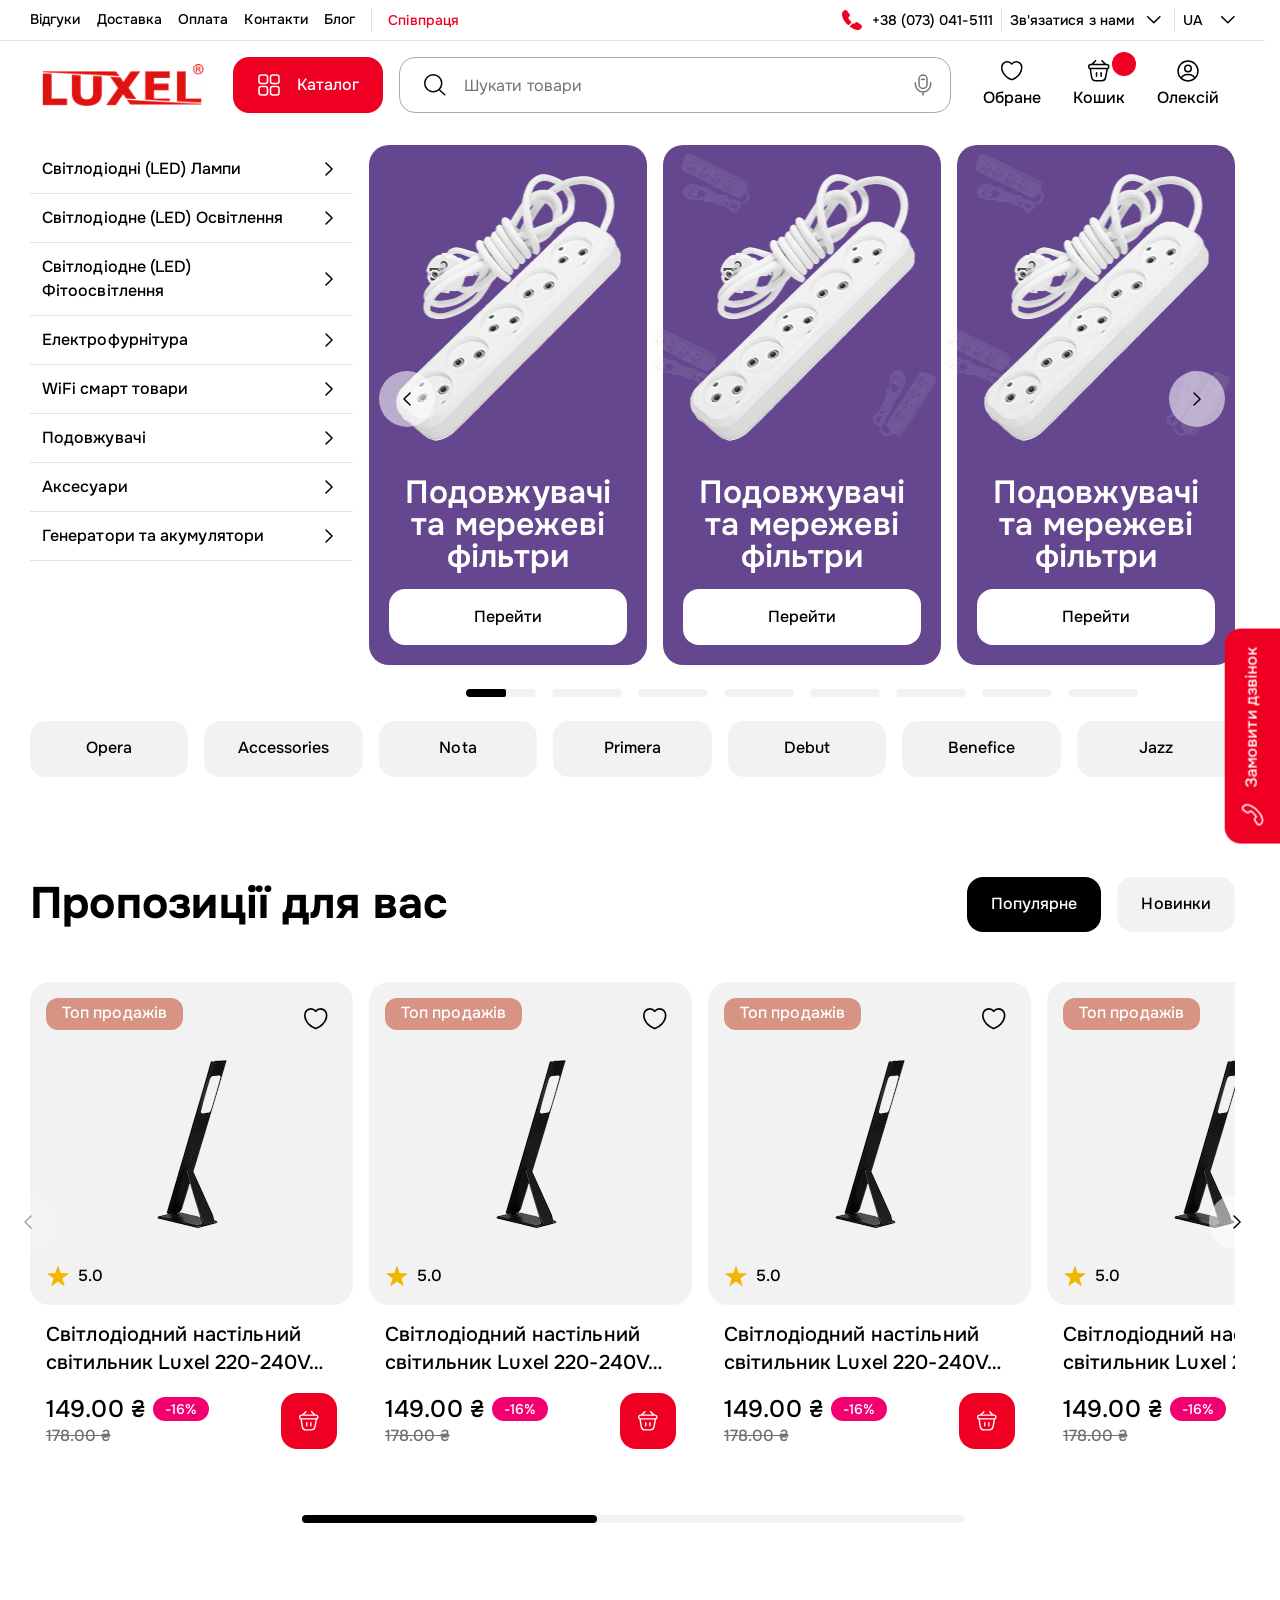
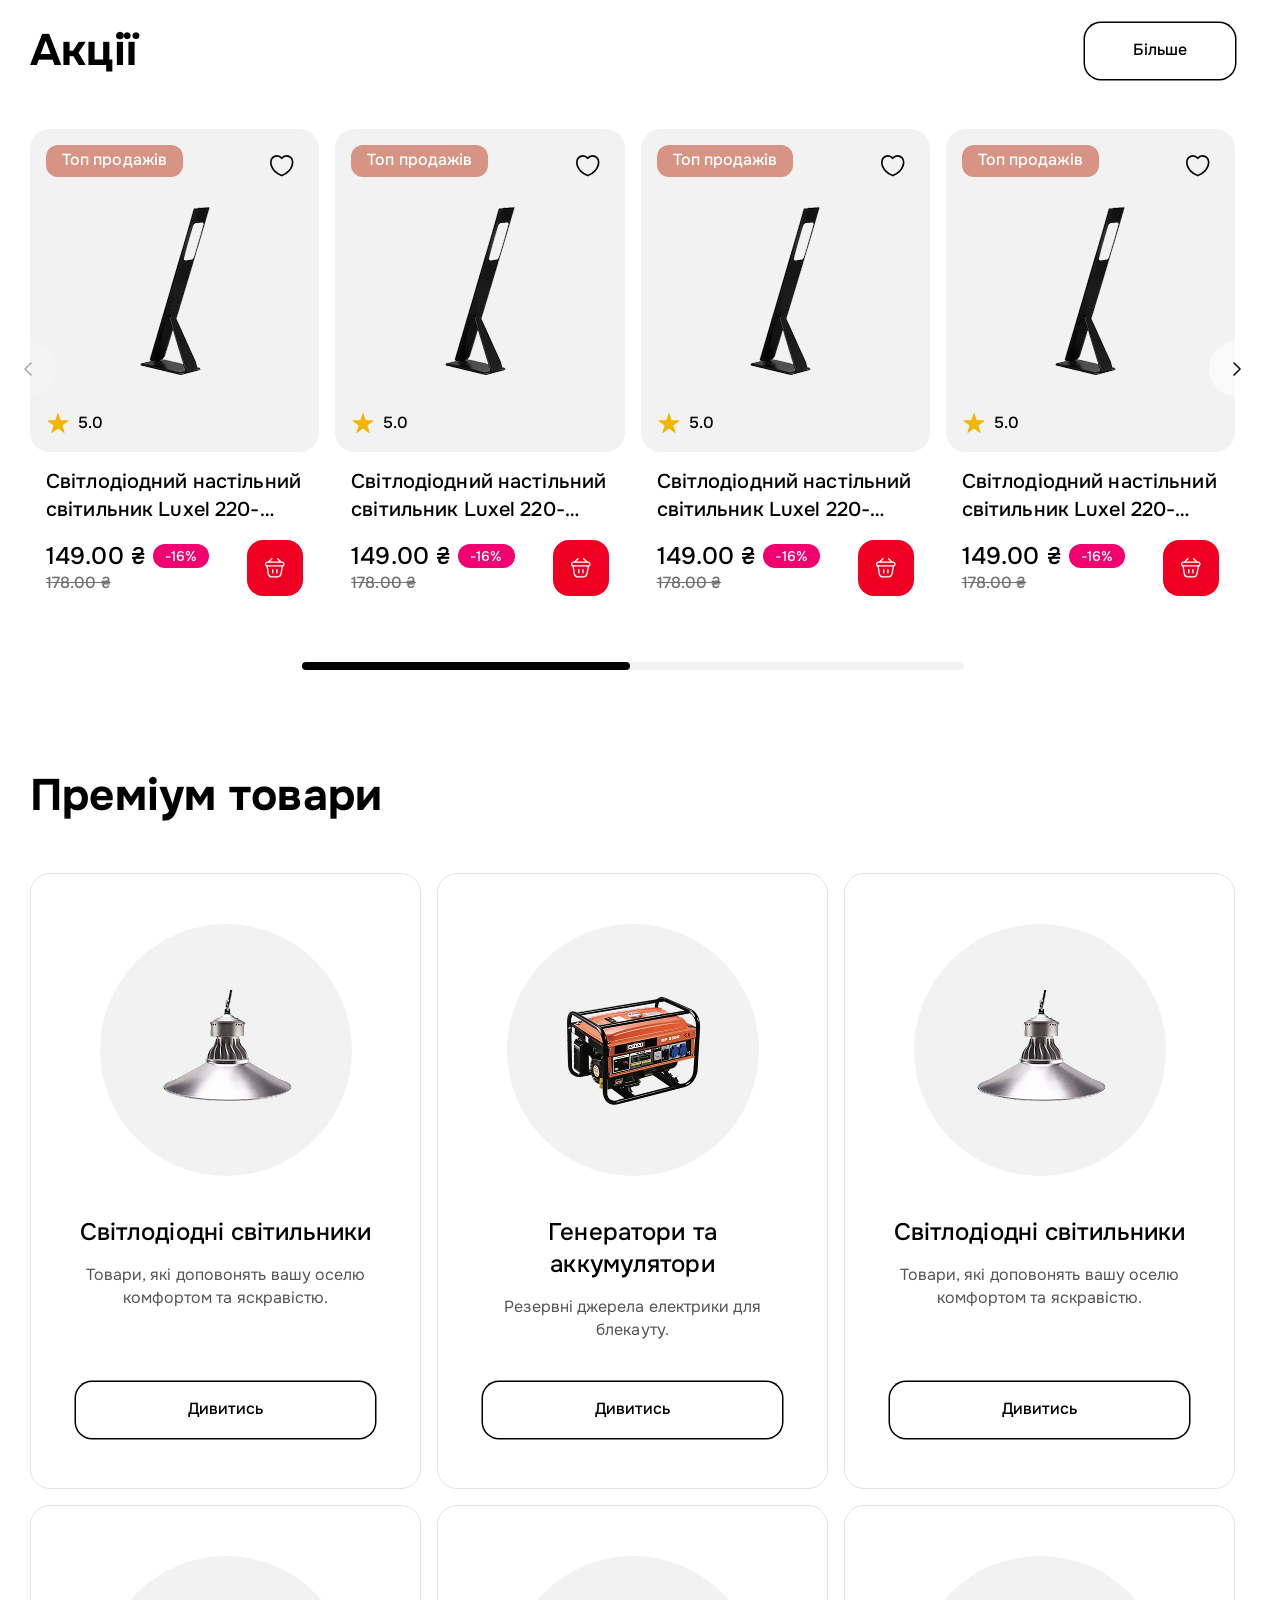
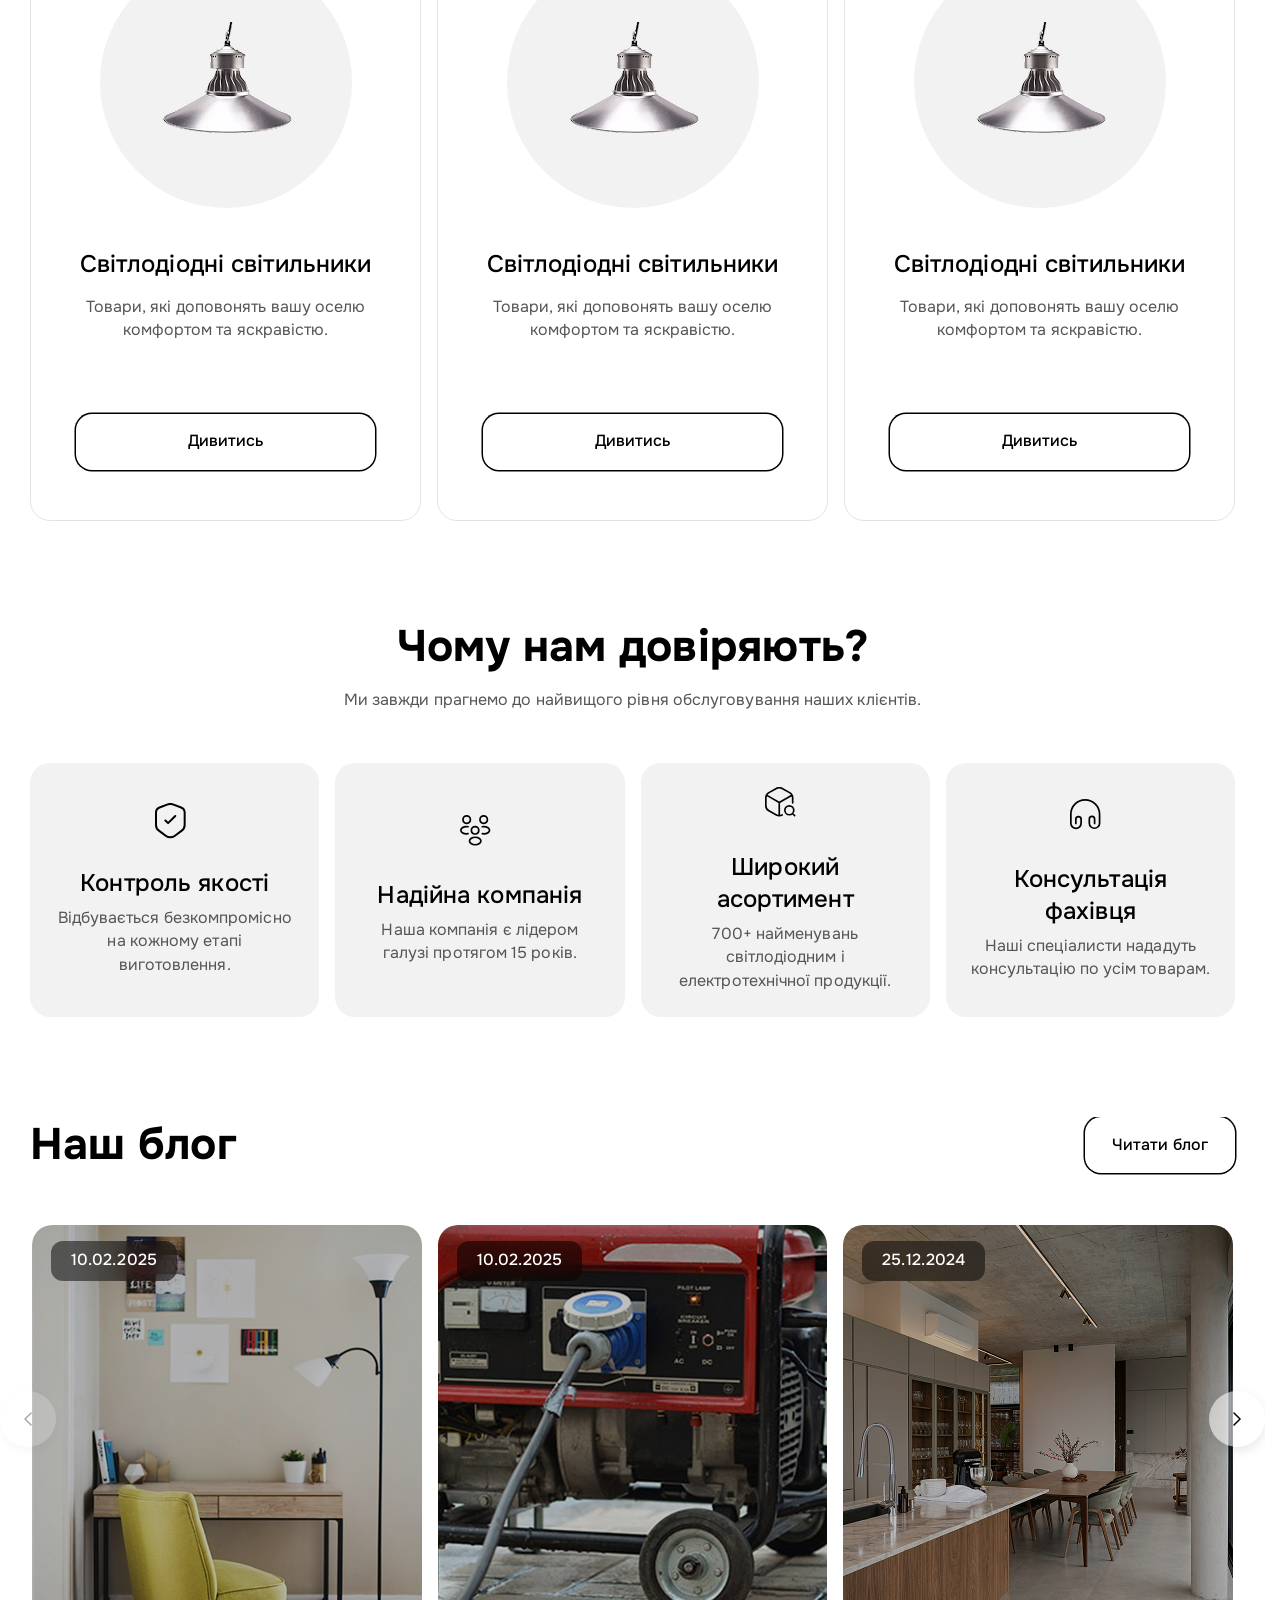
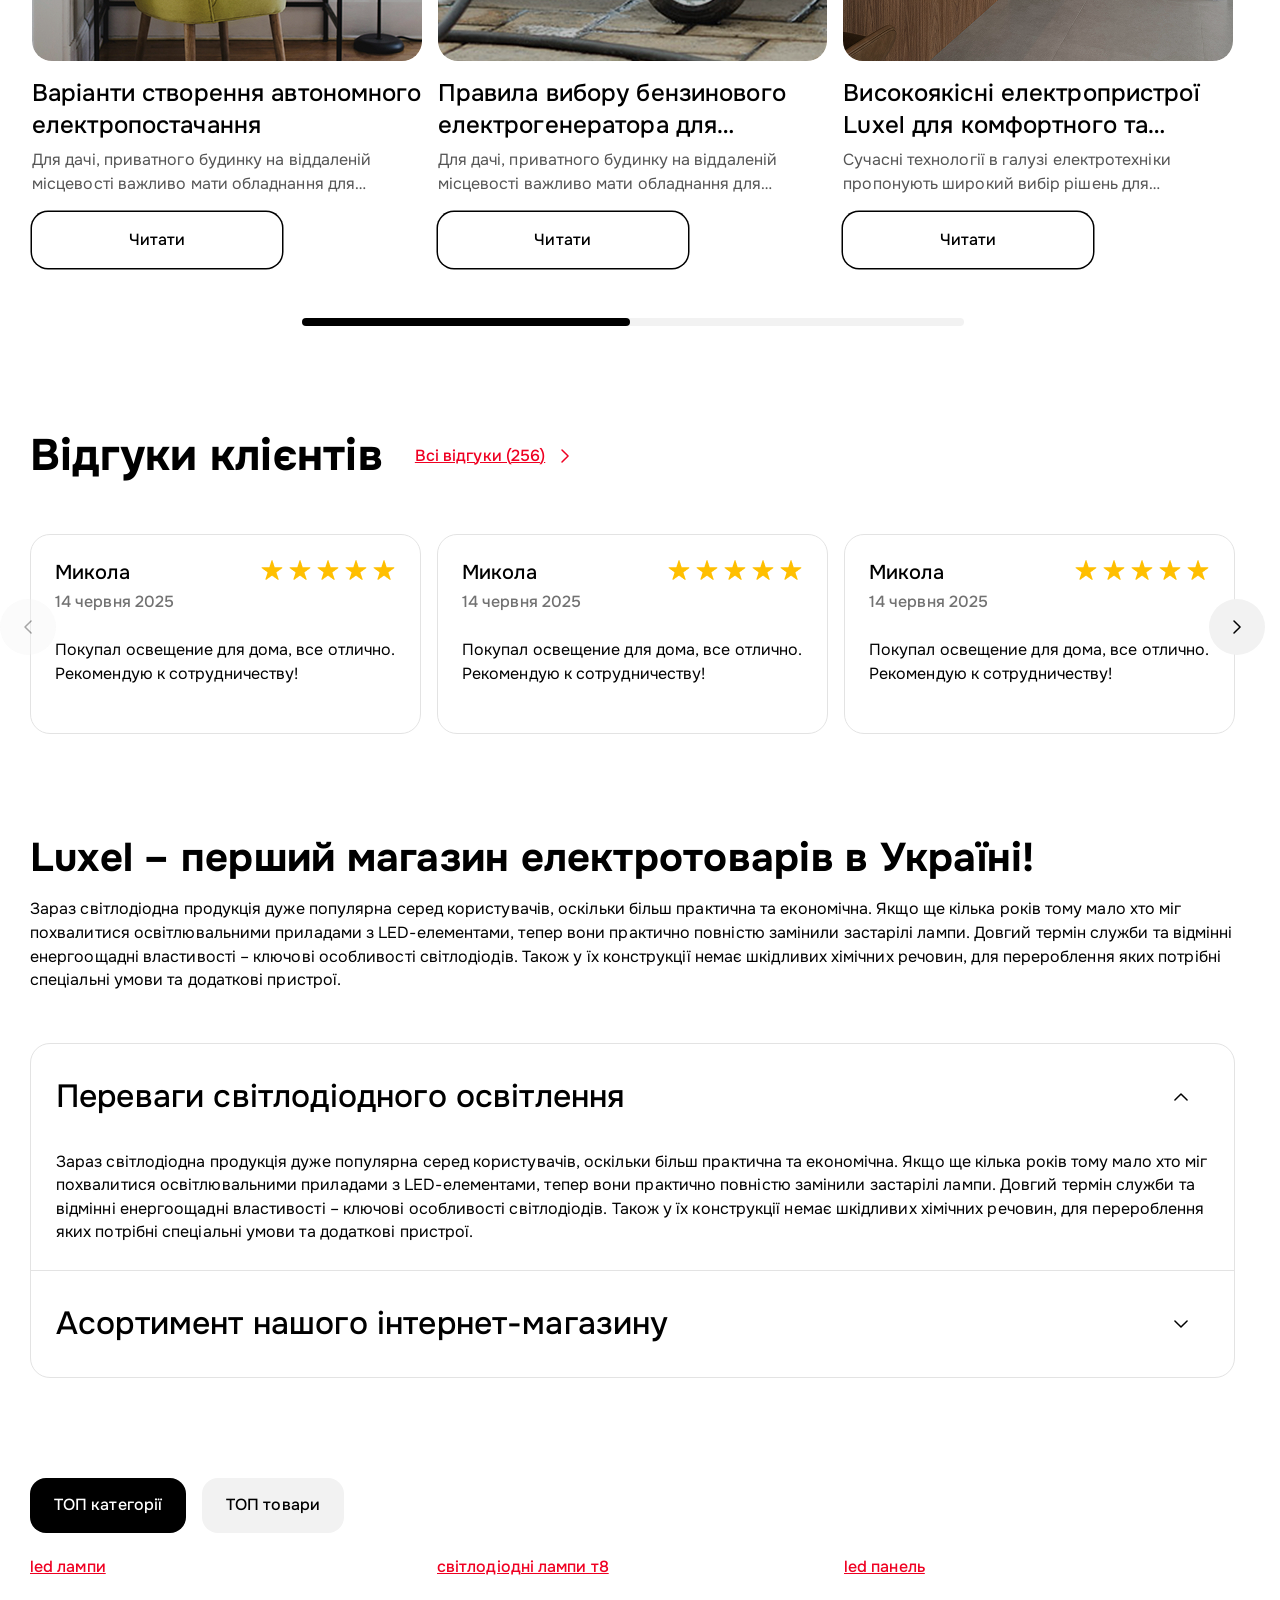
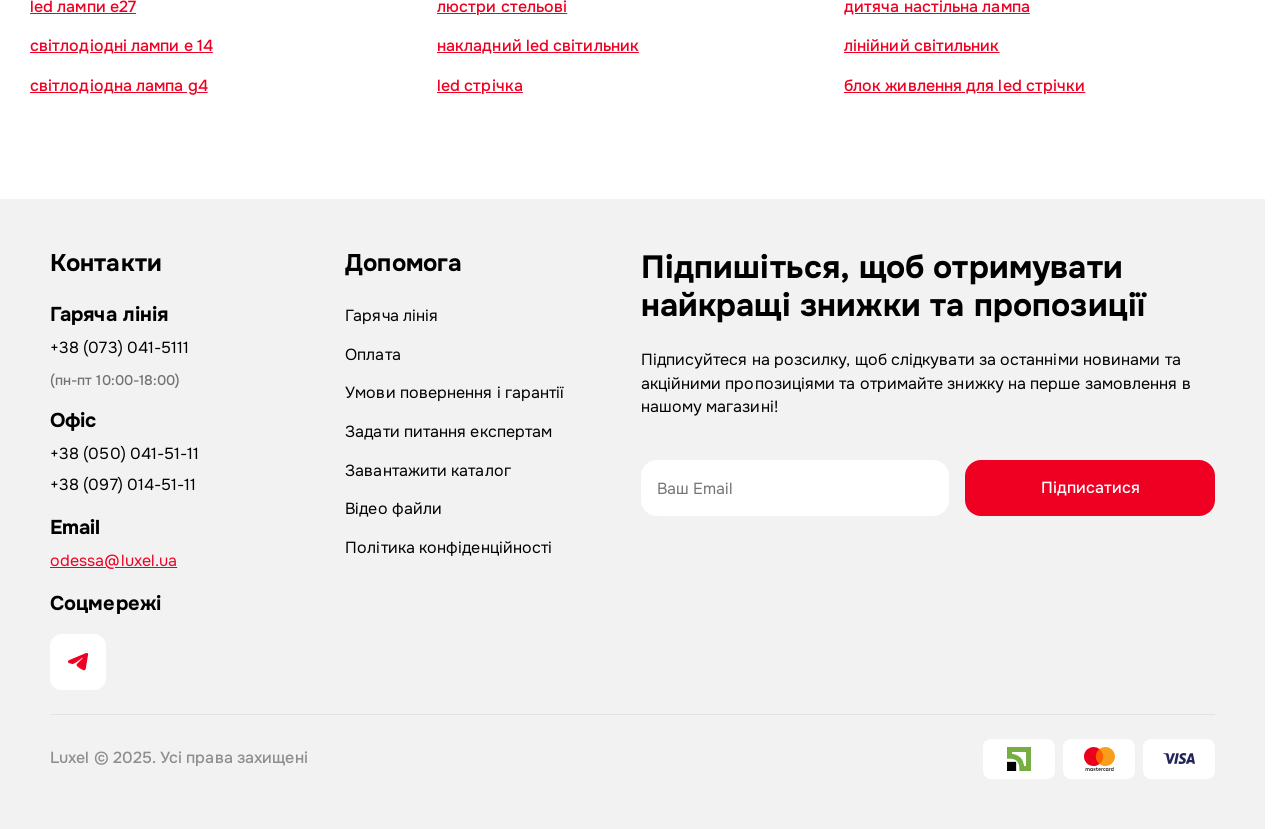
<file: index.html>
<!doctype html>
<html lang="en">

<head>
  <meta charset="UTF-8">
  <meta name="viewport" content="width=device-width, initial-scale=1.0">
  <meta http-equiv="X-UA-Compatible" content="ie=edge">
  <title>Luxel перший магазин електротоварів в Україні! | Home</title>

  <link rel="stylesheet" href="styles/swiper-bundle.min.css">
  <link rel="stylesheet" href="./styles/main.css" />
</head>

<body data-js-header>
  <header class="header">
    <div class="header__promo">
      <div class="header__promo-inner container">
        <nav class="header__promo-navigation">
          <ul class="header__promo-navigation-list">
            <li class="header__promo-navigation-item">
              <a class="header__promo-navigation-link" href="/">Відгуки</a>
            </li>
            <li class="header__promo-navigation-item">
              <a class="header__promo-navigation-link" href="/">Доставка</a>
            </li>
            <li class="header__promo-navigation-item">
              <a class="header__promo-navigation-link" href="/">Оплата</a>
            </li>
            <li class="header__promo-navigation-item">
              <a class="header__promo-navigation-link" href="/">Контакти</a>
            </li>
            <li class="header__promo-navigation-item">
              <a class="header__promo-navigation-link" href="/">Блог</a>
            </li>
            <li class="header__promo-navigation-item header__promo-navigation-item--highlighted">
              <a class="header__promo-navigation-link" href="/">Співпраця</a>
            </li>
          </ul>
        </nav>
        <div class="header__promo-contacts">
          <a href="tel:+380730415111" class="header__promo-contacts-phone">
            <img src="icons/phone.svg" width="24" height="24" alt="">
            +38 (073) 041-5111
          </a>
          <div class="header__promo-dropdown">
            <div class="header__promo-dropdown-header" onclick="toggleDropdown()">
              <span class="header__promo-dropdown-text">Зв'язатися з нами</span>
              <img src="icons/dropdown.svg" class="header__promo-dropdown-arrow" id="dropdownArrow" width="14"
                height="8" alt="">
            </div>

            <div class="header__promo-dropdown-content" id="dropdownContent">
              <ul class="header__promo-dropdown-content-list">
                <li class="header__promo-dropdown-content-item">
                  <a href="/" class="header__promo-dropdown-content-link header__promo-dropdown-content-link--viber">
                    <img src="icons/viber.svg" width="24" height="24" alt="">
                    Viber
                  </a>
                </li>
                <li class="header__promo-dropdown-content-item">
                  <button class="header__promo-dropdown-content-link header__promo-dropdown-content-link--chat">
                    <img src="icons/chat.svg" width="24" height="24" alt="">
                    Написати в чат
                  </button>
                </li>
                <li class="header__promo-dropdown-content-item">
                  <span class="header__promo-dropdown-content-link header__promo-dropdown-content-link--mail"
                    id="openwriteUsModal">
                    <img src="icons/mail.svg" width="24" height="24" alt="">
                    Написати на пошту
                  </span>
                </li>
                <li class="header__promo-dropdown-content-item header__promo-dropdown-content-item--phone">
                  <div class="header__promo-dropdown-content-link header__promo-dropdown-content-link--phone">
                    <img src="icons/phone-black.svg" width="24" height="24" alt="">
                    <address class="header__promo-dropdown-address">
                      <div class="header__promo-dropdown-address-col">
                        <span class="header__promo-dropdown-address-label">Інтернет магазин</span>
                        <a href="tel:+380730415111" class="header__promo-dropdown-address-link">+38 (073) 041-51-11</a>
                      </div>
                      <div class="header__promo-dropdown-address-col">
                        <span class="header__promo-dropdown-address-label">Офіс</span>
                        <a href="tel:+380500415111" class="header__promo-dropdown-address-link">+38 (050) 041-51-11</a>
                        <a href="tel:+380970145111" class="header__promo-dropdown-address-link">+38 (097) 014-51-11</a>
                      </div>
                    </address>
                <li class="header__promo-dropdown-content-item">
                  <a href="mailto:odessa@luxel.ua"
                    class="header__promo-dropdown-content-link header__promo-dropdown-content-link--email">
                    <img src="icons/google.svg" width="24" height="24" alt="">
                    <div class="header__promo-dropdown-content-info">
                      <span class="header__promo-dropdown-content-label">Пошта</span>
                      <span class="header__promo-dropdown-content-value">odessa@luxel.ua</span>
                    </div>
                  </a>
                </li>
              </ul>
            </div>
          </div>
          <div class="header__promo-language-dropdown">
            <div class="header__promo-language-dropdown-header" onclick="toggleDropdownLanguage()">
              <span class="header__promo-language-dropdown-text" id="selectedLanguage">UA</span>
              <img src="icons/dropdown.svg" class="header__promo-language-arrow" id="dropdownArrowLanguage" width="14"
                height="8" alt="">
            </div>

            <div class="header__promo-language-dropdown-menu" id="dropdownMenuLanguage">
              <div class="header__promo-language-dropdown-option active" onclick="selectLanguage('UA', event)">
                Українська
              </div>
              <div class="header__promo-language-dropdown-option" onclick="selectLanguage('RU', event)">
                Русский
              </div>
              <div class="header__promo-language-dropdown-option" onclick="selectLanguage('EN', event)">
                English
              </div>
            </div>
          </div>
        </div>
      </div>
    </div>
    <div class="header__body">
      <div class="header__body-inner container">
        <a class="header__logo logo" href="/" aria-label="Home" title="Home">
          <img class="logo__image" src="./images/logo.png" alt="" width="175" height="42" />
        </a>
        <button class="header__body-btn-catalog red-btn" id="catalogBtn">
          <img src="icons/catalog-icons.svg" width="24" height="24" alt="">
          Каталог
        </button>
        <div class="header__body-btn-search">
          <span class="header__body-btn-search-icons">
            <img src="icons/search.svg" width="22" height="22" alt="">
          </span>
          <form action="">
            <input type="search" name="" id="" placeholder="Шукати товари">
          </form>
          <span class="header__body-btn-search-icons2">
            <img src="icons/search-icon.svg" width="22" height="22" alt="">
          </span>
        </div>
        <div class="header__body-btn-nav">
          <button class="header__body-btn-nav-box" data-menu="favorites">
            <img src="icons/icon1.svg" width="24" height="24" alt="">
            <span class="header__body-btn-nav-text visible-desktop">Обране</span>
          </button>
          <button class="header__body-btn-nav-box" data-menu="cart">
            <img src="icons/icon2.svg" width="24" height="24" alt="">
            <span class="header__body-btn-nav-text visible-desktop">Кошик</span>
            <span class="bascet-value"></span>
          </button>
          <button class="header__body-btn-nav-box" data-menu="account">
            <img src="icons/icon3.svg" width="24" height="24" alt="">
            <span class="header__body-btn-nav-text visible-desktop">Олексій</span>
          </button>
        </div>
        <div class="header__promo-language-dropdown header__promo-language-dropdown--mobile">
          <div class="header__promo-language-dropdown-header" onclick="toggleDropdownLanguage2()">
            <span class="header__promo-language-dropdown-text" id="selectedLanguage2">UA</span>
            <img src="icons/dropdown.svg" class="header__promo-language-arrow" id="dropdownArrowLanguage2" width="14"
              height="8" alt="">
          </div>

          <div class="header__promo-language-dropdown-menu" id="dropdownMenuLanguage2">
            <div class="header__promo-language-dropdown-option active" onclick="selectLanguage('UA', event)">
              Українська
            </div>
            <div class="header__promo-language-dropdown-option" onclick="selectLanguage('RU', event)">
              Русский
            </div>
            <div class="header__promo-language-dropdown-option" onclick="selectLanguage('EN', event)">
              English
            </div>
          </div>
        </div>
        <button class="header__burger-button burger-button visible-mobile" type="button" aria-label="Open menu"
          title="Open menu" data-js-header-burger-button>
          <span class="burger-button__line"></span>
          <span class="burger-button__line"></span>
          <span class="burger-button__line"></span>
        </button>
      </div>
    </div>
    <div class="header__body-search-mobile">
      <div class="header__promo-inner container">
        <div class="header__body-btn-search">
          <span class="header__body-btn-search-icons">
            <img src="icons/search.svg" width="22" height="22" alt="">
          </span>
          <form action="">
            <input type="search" name="" id="" placeholder="Шукати товари">
          </form>
          <span class="header__body-btn-search-icons2">
            <img src="icons/search-icon.svg" width="22" height="22" alt="">
          </span>
        </div>
      </div>
    </div>
  </header>

  <main>
    <div class="hero">
      <div class="hero__inner container">
        <div class="hero__inner-box">
          <div class="hero__navigation">
            <div class="menu__container">
              <ul class="menu__container-list">
                <li class="menu__container-list-item" data-category="led-lights">
                  Світлодіодні (LED) Лампи
                </li>

                <li class="menu__container-list-item" data-category="led-lighting">
                  Світлодіодне (LED) Освітлення
                </li>

                <li class="menu__container-list-item" data-category="led-phyto">
                  Світлодіодне (LED) Фітоосвітлення
                </li>

                <li class="menu__container-list-item" data-category="electro">
                  Електрофурнітура
                </li>

                <li class="menu__container-list-item" data-category="wifi">
                  WiFi смарт товари
                </li>

                <li class="menu__container-list-item" data-category="extension">
                  Подовжувачі
                </li>

                <li class="menu__container-list-item" data-category="accessories">
                  Аксесуари
                </li>

                <li class="menu__container-list-item" data-category="generators">
                  Генератори та акумулятори
                </li>
              </ul>

              <div class="menu__container-submenus">
                <div class="menu__container-submenus-content" data-submenu="led-lights">
                  <ul class="menu__container-submenus-list">
                    <li class="menu__container-submenus-item"><a href="/" class="menu__container-submenus-link">LED
                        Лампи побутові</a></li>
                    <li class="menu__container-submenus-item"><a href="/" class="menu__container-submenus-link">LED
                        Лампи середньої потужності</a></li>
                    <li class="menu__container-submenus-item"><a href="/" class="menu__container-submenus-link">LED
                        Лампи високої потужності</a></li>
                    <li class="menu__container-submenus-item"><a href="/" class="menu__container-submenus-link">LED
                        філаментні лампи</a></li>
                    <li class="menu__container-submenus-item"><a href="/" class="menu__container-submenus-link">LED
                        Низьковольтні лампи</a></li>
                    <li class="menu__container-submenus-item"><a href="/" class="menu__container-submenus-link">LED
                        Лампи Т8</a></li>
                  </ul>
                </div>

                <div class="menu__container-submenus-content" data-submenu="led-lighting">
                  <ul class="menu__container-submenus-list">
                    <li class="menu__container-submenus-item"><a href="/" class="menu__container-submenus-link">LED
                        Світлодіодне (LED) Освітлення</a></li>
                    <li class="menu__container-submenus-item"><a href="/" class="menu__container-submenus-link">LED
                        Світлодіодне (LED) Освітлення</a></li>
                    <li class="menu__container-submenus-item"><a href="/" class="menu__container-submenus-link">LED
                        Світлодіодне (LED) Освітлення</a></li>
                    <li class="menu__container-submenus-item"><a href="/" class="menu__container-submenus-link">LED
                        Світлодіодне (LED) Освітлення</a></li>
                    <li class="menu__container-submenus-item"><a href="/" class="menu__container-submenus-link">LED
                        Низьковольтні лампи</a></li>
                    <li class="menu__container-submenus-item"><a href="/" class="menu__container-submenus-link">LED
                        Світлодіодне (LED) Освітлення</a></li>
                  </ul>
                </div>

                <div class="menu__container-submenus-content" data-submenu="led-phyto">
                  <ul class="menu__container-submenus-list">
                    <li class="menu__container-submenus-item"><a href="/" class="menu__container-submenus-link">LED
                        Лампи побутові</a></li>
                    <li class="menu__container-submenus-item"><a href="/" class="menu__container-submenus-link">LED
                        Лампи середньої потужності</a></li>
                    <li class="menu__container-submenus-item"><a href="/" class="menu__container-submenus-link">LED
                        Лампи високої потужності</a></li>
                    <li class="menu__container-submenus-item"><a href="/" class="menu__container-submenus-link">LED
                        філаментні лампи</a></li>
                    <li class="menu__container-submenus-item"><a href="/" class="menu__container-submenus-link">LED
                        Низьковольтні лампи</a></li>
                    <li class="menu__container-submenus-item"><a href="/" class="menu__container-submenus-link">LED
                        Лампи Т8</a></li>
                  </ul>
                </div>

                <div class="menu__container-submenus-content" data-submenu="electro">
                  <ul class="menu__container-submenus-list">
                    <li class="menu__container-submenus-item"><a href="/" class="menu__container-submenus-link">LED
                        Лампи побутові</a></li>
                    <li class="menu__container-submenus-item"><a href="/" class="menu__container-submenus-link">LED
                        Лампи середньої потужності</a></li>
                    <li class="menu__container-submenus-item"><a href="/" class="menu__container-submenus-link">LED
                        Лампи високої потужності</a></li>
                    <li class="menu__container-submenus-item"><a href="/" class="menu__container-submenus-link">LED
                        філаментні лампи</a></li>
                    <li class="menu__container-submenus-item"><a href="/" class="menu__container-submenus-link">LED
                        Низьковольтні лампи</a></li>
                    <li class="menu__container-submenus-item"><a href="/" class="menu__container-submenus-link">LED
                        Лампи Т8</a></li>
                  </ul>
                </div>

                <div class="menu__container-submenus-content" data-submenu="wifi">
                  <ul class="menu__container-submenus-list">
                    <li class="menu__container-submenus-item"><a href="/" class="menu__container-submenus-link">LED
                        Лампи побутові</a></li>
                    <li class="menu__container-submenus-item"><a href="/" class="menu__container-submenus-link">LED
                        Лампи середньої потужності</a></li>
                    <li class="menu__container-submenus-item"><a href="/" class="menu__container-submenus-link">LED
                        Лампи високої потужності</a></li>
                    <li class="menu__container-submenus-item"><a href="/" class="menu__container-submenus-link">LED
                        філаментні лампи</a></li>
                    <li class="menu__container-submenus-item"><a href="/" class="menu__container-submenus-link">LED
                        Низьковольтні лампи</a></li>
                    <li class="menu__container-submenus-item"><a href="/" class="menu__container-submenus-link">LED
                        Лампи Т8</a></li>
                  </ul>
                </div>

                <div class="menu__container-submenus-content" data-submenu="extension">
                  <ul class="menu__container-submenus-list">
                    <li class="menu__container-submenus-item"><a href="/" class="menu__container-submenus-link">LED
                        Лампи побутові</a></li>
                    <li class="menu__container-submenus-item"><a href="/" class="menu__container-submenus-link">LED
                        Лампи середньої потужності</a></li>
                    <li class="menu__container-submenus-item"><a href="/" class="menu__container-submenus-link">LED
                        Лампи високої потужності</a></li>
                    <li class="menu__container-submenus-item"><a href="/" class="menu__container-submenus-link">LED
                        філаментні лампи</a></li>
                    <li class="menu__container-submenus-item"><a href="/" class="menu__container-submenus-link">LED
                        Низьковольтні лампи</a></li>
                    <li class="menu__container-submenus-item"><a href="/" class="menu__container-submenus-link">LED
                        Лампи Т8</a></li>
                  </ul>
                </div>

                <div class="menu__container-submenus-content" data-submenu="accessories">
                  <ul class="menu__container-submenus-list">
                    <li class="menu__container-submenus-item"><a href="/" class="menu__container-submenus-link">LED
                        Лампи побутові</a></li>
                    <li class="menu__container-submenus-item"><a href="/" class="menu__container-submenus-link">LED
                        Лампи середньої потужності</a></li>
                    <li class="menu__container-submenus-item"><a href="/" class="menu__container-submenus-link">LED
                        Лампи високої потужності</a></li>
                    <li class="menu__container-submenus-item"><a href="/" class="menu__container-submenus-link">LED
                        філаментні лампи</a></li>
                    <li class="menu__container-submenus-item"><a href="/" class="menu__container-submenus-link">LED
                        Низьковольтні лампи</a></li>
                    <li class="menu__container-submenus-item"><a href="/" class="menu__container-submenus-link">LED
                        Лампи Т8</a></li>
                  </ul>
                </div>

                <div class="menu__container-submenus-content" data-submenu="generators">
                  <ul class="menu__container-submenus-list">
                    <li class="menu__container-submenus-item"><a href="/" class="menu__container-submenus-link">LED
                        Лампи побутові</a></li>
                    <li class="menu__container-submenus-item"><a href="/" class="menu__container-submenus-link">LED
                        Лампи середньої потужності</a></li>
                    <li class="menu__container-submenus-item"><a href="/" class="menu__container-submenus-link">LED
                        Лампи високої потужності</a></li>
                    <li class="menu__container-submenus-item"><a href="/" class="menu__container-submenus-link">LED
                        філаментні лампи</a></li>
                    <li class="menu__container-submenus-item"><a href="/" class="menu__container-submenus-link">LED
                        Низьковольтні лампи</a></li>
                    <li class="menu__container-submenus-item"><a href="/" class="menu__container-submenus-link">LED
                        Лампи Т8</a></li>
                  </ul>
                </div>
              </div>
            </div>
          </div>
          <div class="hero__slider swiper">
            <div class="swiper-wrapper">
              <div class="hero__slider-slide swiper-slide">
                <div class="hero__slider-box">
                  <div class="card-image">
                    <img src="images/card-image.png" width="273" height="273" alt="">
                  </div>
                  <h3 class="hero__slider-title">Подовжувачі та мережеві фільтри</h3>
                  <a href="/" class="hero__slider-link">Перейти</a>
                </div>
              </div>
              <div class="hero__slider-slide swiper-slide">
                <div class="hero__slider-box">
                  <div class="card-image">
                    <img src="images/card-image.png" width="273" height="273" alt="">
                    <div class="card-image-smoll-image">
                      <img src="images/card-image-smoll1.png" class="card-image-smoll-image-smoll1" alt="">
                      <img src="images/card-image-smoll2.png" class="card-image-smoll-image-smoll2" alt="">
                      <img src="images/card-image-smoll3.png" class="card-image-smoll-image-smoll3" alt="">
                    </div>
                  </div>
                  <h3 class="hero__slider-title">Подовжувачі та мережеві фільтри</h3>
                  <a href="/" class="hero__slider-link">Перейти</a>
                </div>
              </div>
              <div class="hero__slider-slide swiper-slide">
                <div class="hero__slider-box">
                  <div class="card-image">
                    <img src="images/card-image.png" width="273" height="273" alt="">
                    <div class="card-image-smoll-image">
                      <img src="images/card-image-smoll1.png" class="card-image-smoll-image-smoll1" alt="">
                      <img src="images/card-image-smoll2.png" class="card-image-smoll-image-smoll2" alt="">
                      <img src="images/card-image-smoll3.png" class="card-image-smoll-image-smoll3" alt="">
                    </div>
                  </div>
                  <h3 class="hero__slider-title">Подовжувачі та мережеві фільтри</h3>
                  <a href="/" class="hero__slider-link">Перейти</a>
                </div>
              </div>
              <div class="hero__slider-slide swiper-slide">
                <div class="hero__slider-box">
                  <div class="card-image">
                    <img src="images/card-image.png" width="273" height="273" alt="">
                    <div class="card-image-smoll-image">
                      <img src="images/card-image-smoll1.png" class="card-image-smoll-image-smoll1" alt="">
                      <img src="images/card-image-smoll2.png" class="card-image-smoll-image-smoll2" alt="">
                      <img src="images/card-image-smoll3.png" class="card-image-smoll-image-smoll3" alt="">
                    </div>
                  </div>
                  <h3 class="hero__slider-title">Подовжувачі та мережеві фільтри</h3>
                  <a href="/" class="hero__slider-link">Перейти</a>
                </div>
              </div>
              <div class="hero__slider-slide swiper-slide">
                <div class="hero__slider-box">
                  <div class="card-image">
                    <img src="images/card-image.png" width="273" height="273" alt="">
                    <div class="card-image-smoll-image">
                      <img src="images/card-image-smoll1.png" class="card-image-smoll-image-smoll1" alt="">
                      <img src="images/card-image-smoll2.png" class="card-image-smoll-image-smoll2" alt="">
                      <img src="images/card-image-smoll3.png" class="card-image-smoll-image-smoll3" alt="">
                    </div>
                  </div>
                  <h3 class="hero__slider-title">Подовжувачі та мережеві фільтри</h3>
                  <a href="/" class="hero__slider-link">Перейти</a>
                </div>
              </div>
              <div class="hero__slider-slide swiper-slide">
                <div class="hero__slider-box">
                  <div class="card-image">
                    <img src="images/card-image.png" width="273" height="273" alt="">
                    <div class="card-image-smoll-image">
                      <img src="images/card-image-smoll1.png" class="card-image-smoll-image-smoll1" alt="">
                      <img src="images/card-image-smoll2.png" class="card-image-smoll-image-smoll2" alt="">
                      <img src="images/card-image-smoll3.png" class="card-image-smoll-image-smoll3" alt="">
                    </div>
                  </div>
                  <h3 class="hero__slider-title">Подовжувачі та мережеві фільтри</h3>
                  <a href="/" class="hero__slider-link">Перейти</a>
                </div>
              </div>
              <div class="hero__slider-slide swiper-slide">
                <div class="hero__slider-box">
                  <div class="card-image">
                    <img src="images/card-image.png" width="273" height="273" alt="">
                    <div class="card-image-smoll-image">
                      <img src="images/card-image-smoll1.png" class="card-image-smoll-image-smoll1" alt="">
                      <img src="images/card-image-smoll2.png" class="card-image-smoll-image-smoll2" alt="">
                      <img src="images/card-image-smoll3.png" class="card-image-smoll-image-smoll3" alt="">
                    </div>
                  </div>
                  <h3 class="hero__slider-title">Подовжувачі та мережеві фільтри</h3>
                  <a href="/" class="hero__slider-link">Перейти</a>
                </div>
              </div>
              <div class="hero__slider-slide swiper-slide">
                <div class="hero__slider-box">
                  <div class="card-image">
                    <img src="images/card-image.png" width="273" height="273" alt="">
                    <div class="card-image-smoll-image">
                      <img src="images/card-image-smoll1.png" class="card-image-smoll-image-smoll1" alt="">
                      <img src="images/card-image-smoll2.png" class="card-image-smoll-image-smoll2" alt="">
                      <img src="images/card-image-smoll3.png" class="card-image-smoll-image-smoll3" alt="">
                    </div>
                  </div>
                  <h3 class="hero__slider-title">Подовжувачі та мережеві фільтри</h3>
                  <a href="/" class="hero__slider-link">Перейти</a>
                </div>
              </div>
            </div>

            <div class="hero-swiper-prev swiper-button-prev slider-prev">
              <img src="icons/prev.svg" width="24" height="24" alt="">
            </div>
            <div class="hero__slider-pagination swiper-pagination slider-pagination"></div>
            <div class="hero-swiper-next swiper-button-next slider-next">
              <img src="icons/next.svg" width="24" height="24" alt="">
            </div>
          </div>
        </div>
        <ul class="hero__list">
          <li class="hero__list-item">
            <a href="/">Opera</a>
          </li>
          <li class="hero__list-item">
            <a href="/">Accessories</a>
          </li>
          <li class="hero__list-item">
            <a href="/">Nota</a>
          </li>
          <li class="hero__list-item">
            <a href="/">Primera</a>
          </li>
          <li class="hero__list-item">
            <a href="/">Debut</a>
          </li>
          <li class="hero__list-item">
            <a href="/">Benefice</a>
          </li>
          <li class="hero__list-item">
            <a href="/">Jazz</a>
          </li>
        </ul>
      </div>
    </div>

    <section class="catalog-section">
      <div class="catalog-section__inner container">
        <h2>Категорії</h2>

        <div class="catalog-section__body">
          <ul class="catalog-section__body-list">
            <li class="catalog-section__body-item">
              <a href="/" class="catalog-section__body-link">
                <span class="catalog-section__body-link-image">
                  <img src="images/catalog-item.png" width="80" height="80" loading="lazy" alt="">
                </span>
                <h3 class="catalog-section__body-link-title">Світлові Лампи</h3>
              </a>
            </li>
            <li class="catalog-section__body-item">
              <a href="/" class="catalog-section__body-link">
                <span class="catalog-section__body-link-image">
                  <img src="images/catalog-item1.png" width="80" height="80" loading="lazy" alt="">
                </span>
                <h3 class="catalog-section__body-link-title">Світодіодне Освітлення</h3>
              </a>
            </li>
            <li class="catalog-section__body-item">
              <a href="/" class="catalog-section__body-link">
                <span class="catalog-section__body-link-image">
                  <img src="images/catalog-item2.png" width="80" height="80" loading="lazy" alt="">
                </span>
                <h3 class="catalog-section__body-link-title">Світодіодне Фітоосвітлення</h3>
              </a>
            </li>
            <li class="catalog-section__body-item">
              <a href="/" class="catalog-section__body-link">
                <span class="catalog-section__body-link-image">
                  <img src="images/catalog-item3.png" width="80" height="80" loading="lazy" alt="">
                </span>
                <h3 class="catalog-section__body-link-title">Електро-фурнітура</h3>
              </a>
            </li>
            <li class="catalog-section__body-item">
              <a href="/" class="catalog-section__body-link">
                <span class="catalog-section__body-link-image">
                  <img src="images/catalog-item4.png" width="80" height="80" loading="lazy" alt="">
                </span>
                <h3 class="catalog-section__body-link-title">WiFi смарт товари</h3>
              </a>
            </li>
            <li class="catalog-section__body-item">
              <a href="/" class="catalog-section__body-link">
                <span class="catalog-section__body-link-image">
                  <img src="images/catalog-item5.png" width="80" height="80" loading="lazy" alt="">
                </span>
                <h3 class="catalog-section__body-link-title">Подовжувачі</h3>
              </a>
            </li>
          </ul>
          <a href="/" class="catalog-section-link red-btn">
            <img src="icons/catalog-icons.svg" width="24" height="24" alt="">
            Повний каталог
          </a>
        </div>
      </div>
    </section>

    <section class="offers">
      <div class="offers__inner container">
        <div class="offers__inner-header">
          <h2>Пропозиції для вас</h2>
          <div class="offers__tabs">
            <button class="offers__tab-button active" data-tab="popular">Популярне</button>
            <button class="offers__tab-button" data-tab="new">Новинки</button>
          </div>
        </div>
        <div class="offers__inner-body">
          <div class="offers__tab-content active" id="popular">
            <div class="offers__slider offers__slider--popular swiper">
              <div class="swiper-wrapper">
                <div class="offers__slider-slide swiper-slide">
                  <div class="product-card">
                    <a href="/" class="product-card-link">
                      <div class="product-card-image">
                        <span class="product-card-badge">Топ продажів</span>
                        <button class="product-card-popular" aria-label="Додати до обраного">
                          <img src="icons/icon1.svg" width="24" height="24" alt="">
                        </button>
                        <img src="images/offer-image1.png" width="250" height="250" alt="">
                        <button class="product-card-rating">
                          <img src="icons/rating-star.svg" width="24" height="24" alt="">
                          5.0
                        </button>
                      </div>
                      <div class="product-card-content">
                        <h3 class="product-card-title">Світлодіодний настільний світильник Luxel 220-240V 6W</h3>
                        <div class="product-card-info">
                          <div class="product-card-price">
                            <p class="product-card-value">149.00 ₴</p>
                            <span class="product-card-subvalue">178.00 ₴</span>
                          </div>
                          <span class="product-card-sale">-16%</span>
                          <button class="product-card-btn-basket red-btn" aria-label="Додати в кошик">
                            <img src="icons/bascet-white.svg" width="22" height="22" alt="">
                          </button>
                        </div>
                      </div>
                    </a>
                  </div>
                </div>
                <div class="offers__slider-slide swiper-slide">
                  <div class="product-card">
                    <a href="/" class="product-card-link">
                      <div class="product-card-image">
                        <span class="product-card-badge">Топ продажів</span>
                        <button class="product-card-popular" aria-label="Додати до обраного">
                          <img src="icons/icon1.svg" width="24" height="24" alt="">
                        </button>
                        <img src="images/offer-image1.png" width="250" height="250" alt="">
                        <button class="product-card-rating">
                          <img src="icons/rating-star.svg" width="24" height="24" alt="">
                          5.0
                        </button>
                      </div>
                      <div class="product-card-content">
                        <h3 class="product-card-title">Світлодіодний настільний світильник Luxel 220-240V 6W</h3>
                        <div class="product-card-info">
                          <div class="product-card-price">
                            <p class="product-card-value">149.00 ₴</p>
                            <span class="product-card-subvalue">178.00 ₴</span>
                          </div>
                          <span class="product-card-sale">-16%</span>
                          <button class="product-card-btn-basket red-btn" aria-label="Додати в кошик">
                            <img src="icons/bascet-white.svg" width="22" height="22" alt="">
                          </button>
                        </div>
                      </div>
                    </a>
                  </div>
                </div>
                <div class="offers__slider-slide swiper-slide">
                  <div class="product-card">
                    <a href="/" class="product-card-link">
                      <div class="product-card-image">
                        <span class="product-card-badge">Топ продажів</span>
                        <button class="product-card-popular" aria-label="Додати до обраного">
                          <img src="icons/icon1.svg" width="24" height="24" alt="">
                        </button>
                        <img src="images/offer-image1.png" width="250" height="250" alt="">
                        <button class="product-card-rating">
                          <img src="icons/rating-star.svg" width="24" height="24" alt="">
                          5.0
                        </button>
                      </div>
                      <div class="product-card-content">
                        <h3 class="product-card-title">Світлодіодний настільний світильник Luxel 220-240V 6W</h3>
                        <div class="product-card-info">
                          <div class="product-card-price">
                            <p class="product-card-value">149.00 ₴</p>
                            <span class="product-card-subvalue">178.00 ₴</span>
                          </div>
                          <span class="product-card-sale">-16%</span>
                          <button class="product-card-btn-basket red-btn" aria-label="Додати в кошик">
                            <img src="icons/bascet-white.svg" width="22" height="22" alt="">
                          </button>
                        </div>
                      </div>
                    </a>
                  </div>
                </div>
                <div class="offers__slider-slide swiper-slide">
                  <div class="product-card">
                    <a href="/" class="product-card-link">
                      <div class="product-card-image">
                        <span class="product-card-badge">Топ продажів</span>
                        <button class="product-card-popular" aria-label="Додати до обраного">
                          <img src="icons/icon1.svg" width="24" height="24" alt="">
                        </button>
                        <img src="images/offer-image1.png" width="250" height="250" alt="">
                        <button class="product-card-rating">
                          <img src="icons/rating-star.svg" width="24" height="24" alt="">
                          5.0
                        </button>
                      </div>
                      <div class="product-card-content">
                        <h3 class="product-card-title">Світлодіодний настільний світильник Luxel 220-240V 6W</h3>
                        <div class="product-card-info">
                          <div class="product-card-price">
                            <p class="product-card-value">149.00 ₴</p>
                            <span class="product-card-subvalue">178.00 ₴</span>
                          </div>
                          <span class="product-card-sale">-16%</span>
                          <button class="product-card-btn-basket red-btn" aria-label="Додати в кошик">
                            <img src="icons/bascet-white.svg" width="22" height="22" alt="">
                          </button>
                        </div>
                      </div>
                    </a>
                  </div>
                </div>
                <div class="offers__slider-slide swiper-slide">
                  <div class="product-card">
                    <a href="/" class="product-card-link">
                      <div class="product-card-image">
                        <span class="product-card-badge">Топ продажів</span>
                        <button class="product-card-popular" aria-label="Додати до обраного">
                          <img src="icons/icon1.svg" width="24" height="24" alt="">
                        </button>
                        <img src="images/offer-image1.png" width="250" height="250" alt="">
                        <button class="product-card-rating">
                          <img src="icons/rating-star.svg" width="24" height="24" alt="">
                          5.0
                        </button>
                      </div>
                      <div class="product-card-content">
                        <h3 class="product-card-title">Світлодіодний настільний світильник Luxel 220-240V 6W</h3>
                        <div class="product-card-info">
                          <div class="product-card-price">
                            <p class="product-card-value">149.00 ₴</p>
                            <span class="product-card-subvalue">178.00 ₴</span>
                          </div>
                          <span class="product-card-sale">-16%</span>
                          <button class="product-card-btn-basket red-btn" aria-label="Додати в кошик">
                            <img src="icons/bascet-white.svg" width="22" height="22" alt="">
                          </button>
                        </div>
                      </div>
                    </a>
                  </div>
                </div>
                <div class="offers__slider-slide swiper-slide">
                  <div class="product-card">
                    <a href="/" class="product-card-link">
                      <div class="product-card-image">
                        <span class="product-card-badge">Топ продажів</span>
                        <button class="product-card-popular" aria-label="Додати до обраного">
                          <img src="icons/icon1.svg" width="24" height="24" alt="">
                        </button>
                        <img src="images/offer-image1.png" width="250" height="250" alt="">
                        <button class="product-card-rating">
                          <img src="icons/rating-star.svg" width="24" height="24" alt="">
                          5.0
                        </button>
                      </div>
                      <div class="product-card-content">
                        <h3 class="product-card-title">Світлодіодний настільний світильник Luxel 220-240V 6W</h3>
                        <div class="product-card-info">
                          <div class="product-card-price">
                            <p class="product-card-value">149.00 ₴</p>
                            <span class="product-card-subvalue">178.00 ₴</span>
                          </div>
                          <span class="product-card-sale">-16%</span>
                          <button class="product-card-btn-basket red-btn" aria-label="Додати в кошик">
                            <img src="icons/bascet-white.svg" width="22" height="22" alt="">
                          </button>
                        </div>
                      </div>
                    </a>
                  </div>
                </div>
                <div class="offers__slider-slide swiper-slide">
                  <div class="product-card">
                    <a href="/" class="product-card-link">
                      <div class="product-card-image">
                        <span class="product-card-badge">Топ продажів</span>
                        <button class="product-card-popular" aria-label="Додати до обраного">
                          <img src="icons/icon1.svg" width="24" height="24" alt="">
                        </button>
                        <img src="images/offer-image1.png" width="250" height="250" alt="">
                        <button class="product-card-rating">
                          <img src="icons/rating-star.svg" width="24" height="24" alt="">
                          5.0
                        </button>
                      </div>
                      <div class="product-card-content">
                        <h3 class="product-card-title">Світлодіодний настільний світильник Luxel 220-240V 6W</h3>
                        <div class="product-card-info">
                          <div class="product-card-price">
                            <p class="product-card-value">149.00 ₴</p>
                            <span class="product-card-subvalue">178.00 ₴</span>
                          </div>
                          <span class="product-card-sale">-16%</span>
                          <button class="product-card-btn-basket red-btn" aria-label="Додати в кошик">
                            <img src="icons/bascet-white.svg" width="22" height="22" alt="">
                          </button>
                        </div>
                      </div>
                    </a>
                  </div>
                </div>
                <div class="offers__slider-slide swiper-slide">
                  <div class="product-card">
                    <a href="/" class="product-card-link">
                      <div class="product-card-image">
                        <span class="product-card-badge">Топ продажів</span>
                        <button class="product-card-popular" aria-label="Додати до обраного">
                          <img src="icons/icon1.svg" width="24" height="24" alt="">
                        </button>
                        <img src="images/offer-image1.png" width="250" height="250" alt="">
                        <button class="product-card-rating">
                          <img src="icons/rating-star.svg" width="24" height="24" alt="">
                          5.0
                        </button>
                      </div>
                      <div class="product-card-content">
                        <h3 class="product-card-title">Світлодіодний настільний світильник Luxel 220-240V 6W</h3>
                        <div class="product-card-info">
                          <div class="product-card-price">
                            <p class="product-card-value">149.00 ₴</p>
                            <span class="product-card-subvalue">178.00 ₴</span>
                          </div>
                          <span class="product-card-sale">-16%</span>
                          <button class="product-card-btn-basket red-btn" aria-label="Додати в кошик">
                            <img src="icons/bascet-white.svg" width="22" height="22" alt="">
                          </button>
                        </div>
                      </div>
                    </a>
                  </div>
                </div>
              </div>


              <div class="offers-popular-swiper-scrollbar swiper-scrollbar slider-scrollbar"></div>
            </div>
            <div class="offers-popular-swiper-prev swiper-button-prev slider-prev">
              <img src="icons/prev.svg" width="24" height="24" alt="">
            </div>
            <div class="offers-popular-swiper-next swiper-button-next slider-next">
              <img src="icons/next.svg" width="24" height="24" alt="">
            </div>
          </div>
          <div class="offers__tab-content" id="new">
            <div class="offers__slider offers__slider--new swiper">
              <div class="swiper-wrapper">
                <div class="offers__slider-slide swiper-slide">
                  <div class="product-card">
                    <div class="product-card-image">
                      <span class="product-card-badge">Топ продажів</span>
                      <button class="product-card-popular" aria-label="Додати до обраного">
                        <img src="icons/icon1.svg" width="24" height="24" alt="">
                      </button>
                      <img src="images/offer-image1.png" width="250" height="250" alt="">
                      <button class="product-card-rating">
                        <img src="icons/rating-star.svg" width="24" height="24" alt="">
                        5.0
                      </button>
                    </div>
                    <div class="product-card-content">
                      <h3 class="product-card-title">Світлодіодний настільний світильник Luxel 220-240V 6W</h3>
                      <div class="product-card-info">
                        <div class="product-card-price">
                          <p class="product-card-value">149.00 ₴</p>
                          <span class="product-card-subvalue">178.00 ₴</span>
                        </div>
                        <span class="product-card-sale">-16%</span>
                        <button class="product-card-btn-basket red-btn" aria-label="Додати в кошик">
                          <img src="icons/bascet-white.svg" width="22" height="22" alt="">
                        </button>
                      </div>
                    </div>
                  </div>
                </div>
                <div class="offers__slider-slide swiper-slide">
                  <div class="product-card">
                    <a href="/" class="product-card-link">
                      <div class="product-card-image">
                        <span class="product-card-badge">Топ продажів</span>
                        <button class="product-card-popular" aria-label="Додати до обраного">
                          <img src="icons/icon1.svg" width="24" height="24" alt="">
                        </button>
                        <img src="images/offer-image1.png" width="250" height="250" alt="">
                        <button class="product-card-rating">
                          <img src="icons/rating-star.svg" width="24" height="24" alt="">
                          5.0
                        </button>
                      </div>
                      <div class="product-card-content">
                        <h3 class="product-card-title">Світлодіодний настільний світильник Luxel 220-240V 6W</h3>
                        <div class="product-card-info">
                          <div class="product-card-price">
                            <p class="product-card-value">149.00 ₴</p>
                            <span class="product-card-subvalue">178.00 ₴</span>
                          </div>
                          <span class="product-card-sale">-16%</span>
                          <button class="product-card-btn-basket red-btn" aria-label="Додати в кошик">
                            <img src="icons/bascet-white.svg" width="22" height="22" alt="">
                          </button>
                        </div>
                      </div>
                    </a>
                  </div>
                </div>
                <div class="offers__slider-slide swiper-slide">
                  <div class="product-card">
                    <a href="/" class="product-card-link">
                      <div class="product-card-image">
                        <span class="product-card-badge">Топ продажів</span>
                        <button class="product-card-popular" aria-label="Додати до обраного">
                          <img src="icons/icon1.svg" width="24" height="24" alt="">
                        </button>
                        <img src="images/offer-image1.png" width="250" height="250" alt="">
                        <button class="product-card-rating">
                          <img src="icons/rating-star.svg" width="24" height="24" alt="">
                          5.0
                        </button>
                      </div>
                      <div class="product-card-content">
                        <h3 class="product-card-title">Світлодіодний настільний світильник Luxel 220-240V 6W</h3>
                        <div class="product-card-info">
                          <div class="product-card-price">
                            <p class="product-card-value">149.00 ₴</p>
                            <span class="product-card-subvalue">178.00 ₴</span>
                          </div>
                          <span class="product-card-sale">-16%</span>
                          <button class="product-card-btn-basket red-btn" aria-label="Додати в кошик">
                            <img src="icons/bascet-white.svg" width="22" height="22" alt="">
                          </button>
                        </div>
                      </div>
                    </a>
                  </div>
                </div>
                <div class="offers__slider-slide swiper-slide">
                  <div class="product-card">
                    <a href="/" class="product-card-link">
                      <div class="product-card-image">
                        <span class="product-card-badge">Топ продажів</span>
                        <button class="product-card-popular" aria-label="Додати до обраного">
                          <img src="icons/icon1.svg" width="24" height="24" alt="">
                        </button>
                        <img src="images/offer-image1.png" width="250" height="250" alt="">
                        <button class="product-card-rating">
                          <img src="icons/rating-star.svg" width="24" height="24" alt="">
                          5.0
                        </button>
                      </div>
                      <div class="product-card-content">
                        <h3 class="product-card-title">Світлодіодний настільний світильник Luxel 220-240V 6W</h3>
                        <div class="product-card-info">
                          <div class="product-card-price">
                            <p class="product-card-value">149.00 ₴</p>
                            <span class="product-card-subvalue">178.00 ₴</span>
                          </div>
                          <span class="product-card-sale">-16%</span>
                          <button class="product-card-btn-basket red-btn" aria-label="Додати в кошик">
                            <img src="icons/bascet-white.svg" width="22" height="22" alt="">
                          </button>
                        </div>
                      </div>
                    </a>
                  </div>
                </div>
                <div class="offers__slider-slide swiper-slide">
                  <div class="product-card">
                    <a href="/" class="product-card-link">
                      <div class="product-card-image">
                        <span class="product-card-badge">Топ продажів</span>
                        <button class="product-card-popular" aria-label="Додати до обраного">
                          <img src="icons/icon1.svg" width="24" height="24" alt="">
                        </button>
                        <img src="images/offer-image1.png" width="250" height="250" alt="">
                        <button class="product-card-rating">
                          <img src="icons/rating-star.svg" width="24" height="24" alt="">
                          5.0
                        </button>
                      </div>
                      <div class="product-card-content">
                        <h3 class="product-card-title">Світлодіодний настільний світильник Luxel 220-240V 6W</h3>
                        <div class="product-card-info">
                          <div class="product-card-price">
                            <p class="product-card-value">149.00 ₴</p>
                            <span class="product-card-subvalue">178.00 ₴</span>
                          </div>
                          <span class="product-card-sale">-16%</span>
                          <button class="product-card-btn-basket red-btn" aria-label="Додати в кошик">
                            <img src="icons/bascet-white.svg" width="22" height="22" alt="">
                          </button>
                        </div>
                      </div>
                    </a>
                  </div>
                </div>
                <div class="offers__slider-slide swiper-slide">
                  <div class="product-card">
                    <a href="/" class="product-card-link">
                      <div class="product-card-image">
                        <span class="product-card-badge">Топ продажів</span>
                        <button class="product-card-popular" aria-label="Додати до обраного">
                          <img src="icons/icon1.svg" width="24" height="24" alt="">
                        </button>
                        <img src="images/offer-image1.png" width="250" height="250" alt="">
                        <button class="product-card-rating">
                          <img src="icons/rating-star.svg" width="24" height="24" alt="">
                          5.0
                        </button>
                      </div>
                      <div class="product-card-content">
                        <h3 class="product-card-title">Світлодіодний настільний світильник Luxel 220-240V 6W</h3>
                        <div class="product-card-info">
                          <div class="product-card-price">
                            <p class="product-card-value">149.00 ₴</p>
                            <span class="product-card-subvalue">178.00 ₴</span>
                          </div>
                          <span class="product-card-sale">-16%</span>
                          <button class="product-card-btn-basket red-btn" aria-label="Додати в кошик">
                            <img src="icons/bascet-white.svg" width="22" height="22" alt="">
                          </button>
                        </div>
                      </div>
                    </a>
                  </div>
                </div>
                <div class="offers__slider-slide swiper-slide">
                  <div class="product-card">
                    <a href="/" class="product-card-link">
                      <div class="product-card-image">
                        <span class="product-card-badge">Топ продажів</span>
                        <button class="product-card-popular" aria-label="Додати до обраного">
                          <img src="icons/icon1.svg" width="24" height="24" alt="">
                        </button>
                        <img src="images/offer-image1.png" width="250" height="250" alt="">
                        <button class="product-card-rating">
                          <img src="icons/rating-star.svg" width="24" height="24" alt="">
                          5.0
                        </button>
                      </div>
                      <div class="product-card-content">
                        <h3 class="product-card-title">Світлодіодний настільний світильник Luxel 220-240V 6W</h3>
                        <div class="product-card-info">
                          <div class="product-card-price">
                            <p class="product-card-value">149.00 ₴</p>
                            <span class="product-card-subvalue">178.00 ₴</span>
                          </div>
                          <span class="product-card-sale">-16%</span>
                          <button class="product-card-btn-basket red-btn" aria-label="Додати в кошик">
                            <img src="icons/bascet-white.svg" width="22" height="22" alt="">
                          </button>
                        </div>
                      </div>
                    </a>
                  </div>
                </div>
                <div class="offers__slider-slide swiper-slide">
                  <div class="product-card">
                    <a href="/" class="product-card-link">
                      <div class="product-card-image">
                        <span class="product-card-badge">Топ продажів</span>
                        <button class="product-card-popular" aria-label="Додати до обраного">
                          <img src="icons/icon1.svg" width="24" height="24" alt="">
                        </button>
                        <img src="images/offer-image1.png" width="250" height="250" alt="">
                        <button class="product-card-rating">
                          <img src="icons/rating-star.svg" width="24" height="24" alt="">
                          5.0
                        </button>
                      </div>
                      <div class="product-card-content">
                        <h3 class="product-card-title">Світлодіодний настільний світильник Luxel 220-240V 6W</h3>
                        <div class="product-card-info">
                          <div class="product-card-price">
                            <p class="product-card-value">149.00 ₴</p>
                            <span class="product-card-subvalue">178.00 ₴</span>
                          </div>
                          <span class="product-card-sale">-16%</span>
                          <button class="product-card-btn-basket red-btn" aria-label="Додати в кошик">
                            <img src="icons/bascet-white.svg" width="22" height="22" alt="">
                          </button>
                        </div>
                      </div>
                    </a>
                  </div>
                </div>
              </div>
              <div class="offers-new-swiper-scrollbar swiper-scrollbar slider-scrollbar"></div>
            </div>
            <div class="offers-new-swiper-prev swiper-button-prev slider-prev">
              <img src="icons/prev.svg" width="24" height="24" alt="">
            </div>
            <div class="offers-new-swiper-next swiper-button-next slider-next">
              <img src="icons/next.svg" width="24" height="24" alt="">
            </div>
          </div>
        </div>
      </div>
    </section>

    <section class="promotions">
      <div class="promotions__inner container">
        <div class="promotions__inner-header">
          <h2>Акції</h2>
          <a href="/" class="promotions__inner-link">Більше</a>
        </div>
        <div class="promotions__inner-body">
          <div class="promotions-content">
            <div class="promotions__slider swiper">
              <div class="swiper-wrapper">
                <div class="promotions__slider-slide swiper-slide">
                  <div class="product-card">
                    <a href="/" class="product-card-link">
                      <div class="product-card-image">
                        <span class="product-card-badge">Топ продажів</span>
                        <button class="product-card-popular" aria-label="Додати до обраного">
                          <img src="icons/icon1.svg" width="24" height="24" alt="">
                        </button>
                        <img src="images/offer-image1.png" width="250" height="250" alt="">
                        <button class="product-card-rating">
                          <img src="icons/rating-star.svg" width="24" height="24" alt="">
                          5.0
                        </button>
                      </div>
                      <div class="product-card-content">
                        <h3 class="product-card-title">Світлодіодний настільний світильник Luxel 220-240V 6W</h3>
                        <div class="product-card-info">
                          <div class="product-card-price">
                            <p class="product-card-value">149.00 ₴</p>
                            <span class="product-card-subvalue">178.00 ₴</span>
                          </div>
                          <span class="product-card-sale">-16%</span>
                          <button class="product-card-btn-basket red-btn" aria-label="Додати в кошик">
                            <img src="icons/bascet-white.svg" width="22" height="22" alt="">
                          </button>
                        </div>
                      </div>
                    </a>
                  </div>
                </div>
                <div class="promotions__slider-slide swiper-slide">
                  <div class="product-card">
                    <a href="/" class="product-card-link">
                      <div class="product-card-image">
                        <span class="product-card-badge">Топ продажів</span>
                        <button class="product-card-popular" aria-label="Додати до обраного">
                          <img src="icons/icon1.svg" width="24" height="24" alt="">
                        </button>
                        <img src="images/offer-image1.png" width="250" height="250" alt="">
                        <button class="product-card-rating">
                          <img src="icons/rating-star.svg" width="24" height="24" alt="">
                          5.0
                        </button>
                      </div>
                      <div class="product-card-content">
                        <h3 class="product-card-title">Світлодіодний настільний світильник Luxel 220-240V 6W</h3>
                        <div class="product-card-info">
                          <div class="product-card-price">
                            <p class="product-card-value">149.00 ₴</p>
                            <span class="product-card-subvalue">178.00 ₴</span>
                          </div>
                          <span class="product-card-sale">-16%</span>
                          <button class="product-card-btn-basket red-btn" aria-label="Додати в кошик">
                            <img src="icons/bascet-white.svg" width="22" height="22" alt="">
                          </button>
                        </div>
                      </div>
                    </a>
                  </div>
                </div>
                <div class="promotions__slider-slide swiper-slide">
                  <div class="product-card">
                    <a href="/" class="product-card-link">
                      <div class="product-card-image">
                        <span class="product-card-badge">Топ продажів</span>
                        <button class="product-card-popular" aria-label="Додати до обраного">
                          <img src="icons/icon1.svg" width="24" height="24" alt="">
                        </button>
                        <img src="images/offer-image1.png" width="250" height="250" alt="">
                        <button class="product-card-rating">
                          <img src="icons/rating-star.svg" width="24" height="24" alt="">
                          5.0
                        </button>
                      </div>
                      <div class="product-card-content">
                        <h3 class="product-card-title">Світлодіодний настільний світильник Luxel 220-240V 6W</h3>
                        <div class="product-card-info">
                          <div class="product-card-price">
                            <p class="product-card-value">149.00 ₴</p>
                            <span class="product-card-subvalue">178.00 ₴</span>
                          </div>
                          <span class="product-card-sale">-16%</span>
                          <button class="product-card-btn-basket red-btn" aria-label="Додати в кошик">
                            <img src="icons/bascet-white.svg" width="22" height="22" alt="">
                          </button>
                        </div>
                      </div>
                    </a>
                  </div>
                </div>
                <div class="promotions__slider-slide swiper-slide">
                  <div class="product-card">
                    <a href="/" class="product-card-link">
                      <div class="product-card-image">
                        <span class="product-card-badge">Топ продажів</span>
                        <button class="product-card-popular" aria-label="Додати до обраного">
                          <img src="icons/icon1.svg" width="24" height="24" alt="">
                        </button>
                        <img src="images/offer-image1.png" width="250" height="250" alt="">
                        <button class="product-card-rating">
                          <img src="icons/rating-star.svg" width="24" height="24" alt="">
                          5.0
                        </button>
                      </div>
                      <div class="product-card-content">
                        <h3 class="product-card-title">Світлодіодний настільний світильник Luxel 220-240V 6W</h3>
                        <div class="product-card-info">
                          <div class="product-card-price">
                            <p class="product-card-value">149.00 ₴</p>
                            <span class="product-card-subvalue">178.00 ₴</span>
                          </div>
                          <span class="product-card-sale">-16%</span>
                          <button class="product-card-btn-basket red-btn" aria-label="Додати в кошик">
                            <img src="icons/bascet-white.svg" width="22" height="22" alt="">
                          </button>
                        </div>
                      </div>
                    </a>
                  </div>
                </div>
                <div class="promotions__slider-slide swiper-slide">
                  <div class="product-card">
                    <a href="/" class="product-card-link">
                      <div class="product-card-image">
                        <span class="product-card-badge">Топ продажів</span>
                        <button class="product-card-popular" aria-label="Додати до обраного">
                          <img src="icons/icon1.svg" width="24" height="24" alt="">
                        </button>
                        <img src="images/offer-image1.png" width="250" height="250" alt="">
                        <button class="product-card-rating">
                          <img src="icons/rating-star.svg" width="24" height="24" alt="">
                          5.0
                        </button>
                      </div>
                      <div class="product-card-content">
                        <h3 class="product-card-title">Світлодіодний настільний світильник Luxel 220-240V 6W</h3>
                        <div class="product-card-info">
                          <div class="product-card-price">
                            <p class="product-card-value">149.00 ₴</p>
                            <span class="product-card-subvalue">178.00 ₴</span>
                          </div>
                          <span class="product-card-sale">-16%</span>
                          <button class="product-card-btn-basket red-btn" aria-label="Додати в кошик">
                            <img src="icons/bascet-white.svg" width="22" height="22" alt="">
                          </button>
                        </div>
                      </div>
                    </a>
                  </div>
                </div>
                <div class="promotions__slider-slide swiper-slide">
                  <div class="product-card">
                    <a href="/" class="product-card-link">
                      <div class="product-card-image">
                        <span class="product-card-badge">Топ продажів</span>
                        <button class="product-card-popular" aria-label="Додати до обраного">
                          <img src="icons/icon1.svg" width="24" height="24" alt="">
                        </button>
                        <img src="images/offer-image1.png" width="250" height="250" alt="">
                        <button class="product-card-rating">
                          <img src="icons/rating-star.svg" width="24" height="24" alt="">
                          5.0
                        </button>
                      </div>
                      <div class="product-card-content">
                        <h3 class="product-card-title">Світлодіодний настільний світильник Luxel 220-240V 6W</h3>
                        <div class="product-card-info">
                          <div class="product-card-price">
                            <p class="product-card-value">149.00 ₴</p>
                            <span class="product-card-subvalue">178.00 ₴</span>
                          </div>
                          <span class="product-card-sale">-16%</span>
                          <button class="product-card-btn-basket red-btn" aria-label="Додати в кошик">
                            <img src="icons/bascet-white.svg" width="22" height="22" alt="">
                          </button>
                        </div>
                      </div>
                    </a>
                  </div>
                </div>
                <div class="promotions__slider-slide swiper-slide">
                  <div class="product-card">
                    <a href="/" class="product-card-link">
                      <div class="product-card-image">
                        <span class="product-card-badge">Топ продажів</span>
                        <button class="product-card-popular" aria-label="Додати до обраного">
                          <img src="icons/icon1.svg" width="24" height="24" alt="">
                        </button>
                        <img src="images/offer-image1.png" width="250" height="250" alt="">
                        <button class="product-card-rating">
                          <img src="icons/rating-star.svg" width="24" height="24" alt="">
                          5.0
                        </button>
                      </div>
                      <div class="product-card-content">
                        <h3 class="product-card-title">Світлодіодний настільний світильник Luxel 220-240V 6W</h3>
                        <div class="product-card-info">
                          <div class="product-card-price">
                            <p class="product-card-value">149.00 ₴</p>
                            <span class="product-card-subvalue">178.00 ₴</span>
                          </div>
                          <span class="product-card-sale">-16%</span>
                          <button class="product-card-btn-basket red-btn" aria-label="Додати в кошик">
                            <img src="icons/bascet-white.svg" width="22" height="22" alt="">
                          </button>
                        </div>
                      </div>
                    </a>
                  </div>
                </div>
                <div class="promotions__slider-slide swiper-slide">
                  <div class="product-card">
                    <a href="/" class="product-card-link">
                      <div class="product-card-image">
                        <span class="product-card-badge">Топ продажів</span>
                        <button class="product-card-popular" aria-label="Додати до обраного">
                          <img src="icons/icon1.svg" width="24" height="24" alt="">
                        </button>
                        <img src="images/offer-image1.png" width="250" height="250" alt="">
                        <button class="product-card-rating">
                          <img src="icons/rating-star.svg" width="24" height="24" alt="">
                          5.0
                        </button>
                      </div>
                      <div class="product-card-content">
                        <h3 class="product-card-title">Світлодіодний настільний світильник Luxel 220-240V 6W</h3>
                        <div class="product-card-info">
                          <div class="product-card-price">
                            <p class="product-card-value">149.00 ₴</p>
                            <span class="product-card-subvalue">178.00 ₴</span>
                          </div>
                          <span class="product-card-sale">-16%</span>
                          <button class="product-card-btn-basket red-btn" aria-label="Додати в кошик">
                            <img src="icons/bascet-white.svg" width="22" height="22" alt="">
                          </button>
                        </div>
                      </div>
                    </a>
                  </div>
                </div>
              </div>


              <div class="promotions-swiper-scrollbar swiper-scrollbar slider-scrollbar"></div>
            </div>
            <div class="promotions-swiper-prev swiper-button-prev slider-prev">
              <img src="icons/prev.svg" width="24" height="24" alt="">
            </div>
            <div class="promotions-swiper-next swiper-button-next slider-next">
              <img src="icons/next.svg" width="24" height="24" alt="">
            </div>
          </div>
        </div>
      </div>
    </section>

    <section class="premium-products">
      <div class="premium-products__inner container">
        <h2>Преміум товари</h2>

        <div class="premium-products__body swiper">
          <div class="swiper-wrapper">
            <div class="swiper-slide">
              <article class="premium-products__item">
                <div class="premium-products__item-image">
                  <img src="images/premium-products__item1.png" width="163" height="120" loading="lazy" alt="">
                </div>
                <div class="premium-products__item-content">
                  <h3>Світлодіодні світильники</h3>
                  <p>Товари, які доповонять вашу оселю комфортом та яскравістю.</p>
                </div>
                <a href="/" class="premium-products__item-link">Дивитись</a>
              </article>
            </div>
            <div class="swiper-slide">
              <article class="premium-products__item swiper-slide">
                <div class="premium-products__item-image">
                  <img src="images/premium-products__item2.png" width="163" height="120" loading="lazy" alt="">
                </div>
                <div class="premium-products__item-content">
                  <h3>Генератори та аккумулятори</h3>
                  <p>Резервні джерела електрики для блекауту.</p>
                </div>
                <a href="/" class="premium-products__item-link">Дивитись</a>
              </article>
            </div>
            <div class="swiper-slide">
              <article class="premium-products__item swiper-slide">
                <div class="premium-products__item-image">
                  <img src="images/premium-products__item1.png" width="163" height="120" loading="lazy" alt="">
                </div>
                <div class="premium-products__item-content">
                  <h3>Світлодіодні світильники</h3>
                  <p>Товари, які доповонять вашу оселю комфортом та яскравістю.</p>
                </div>
                <a href="/" class="premium-products__item-link">Дивитись</a>
              </article>
            </div>
            <div class="swiper-slide">
              <article class="premium-products__item swiper-slide">
                <div class="premium-products__item-image">
                  <img src="images/premium-products__item1.png" width="163" height="120" loading="lazy" alt="">
                </div>
                <div class="premium-products__item-content">
                  <h3>Світлодіодні світильники</h3>
                  <p>Товари, які доповонять вашу оселю комфортом та яскравістю.</p>
                </div>
                <a href="/" class="premium-products__item-link">Дивитись</a>
              </article>
            </div>
            <div class="swiper-slide">
              <article class="premium-products__item swiper-slide">
                <div class="premium-products__item-image">
                  <img src="images/premium-products__item1.png" width="163" height="120" loading="lazy" alt="">
                </div>
                <div class="premium-products__item-content">
                  <h3>Світлодіодні світильники</h3>
                  <p>Товари, які доповонять вашу оселю комфортом та яскравістю.</p>
                </div>
                <a href="/" class="premium-products__item-link">Дивитись</a>
              </article>
            </div>
            <div class="swiper-slide">
              <article class="premium-products__item swiper-slide">
                <div class="premium-products__item-image">
                  <img src="images/premium-products__item1.png" width="163" height="120" loading="lazy" alt="">
                </div>
                <div class="premium-products__item-content">
                  <h3>Світлодіодні світильники</h3>
                  <p>Товари, які доповонять вашу оселю комфортом та яскравістю.</p>
                </div>
                <a href="/" class="premium-products__item-link">Дивитись</a>
              </article>
            </div>
          </div>

          <div class="premium-swiper-prev swiper-button-prev slider-prev">
            <img src="icons/prev.svg" width="24" height="24" alt="">
          </div>
          <div class="premium-slider-pagination swiper-pagination slider-pagination"></div>
          <div class="premium-swiper-next swiper-button-next slider-next">
            <img src="icons/next.svg" width="24" height="24" alt="">
          </div>
        </div>
      </div>
    </section>

    <section class="trust">
      <div class="trust__inner container">
        <div class="trust__header">
          <h2>Чому нам довіряють?</h2>
          <p>Ми завжди прагнемо до найвищого рівня обслуговування наших клієнтів.</p>
        </div>
        <div class="trust__body">
          <div class="trust__body-item">
            <div class="trust__body-icon">
              <img src="icons/trust-icon1.svg" width="31" height="36" alt="">
            </div>
            <div class="trust__body-content">
              <h3>Контроль якості</h3>
              <p>Відбувається безкомпромісно на кожному етапі виготовлення.</p>
            </div>
          </div>
          <div class="trust__body-item">
            <div class="trust__body-icon">
              <img src="icons/trust-icon2.svg" width="31" height="36" alt="">
            </div>
            <div class="trust__body-content">
              <h3>Надійна компанія</h3>
              <p>Наша компанія є лідером галузі протягом 15 років.</p>
            </div>
          </div>
          <div class="trust__body-item">
            <div class="trust__body-icon">
              <img src="icons/trust-icon3.svg" width="31" height="36" alt="">
            </div>
            <div class="trust__body-content">
              <h3>Широкий асортимент</h3>
              <p>700+ найменувань світлодіодним і електротехнічної продукції.</p>
            </div>
          </div>
          <div class="trust__body-item">
            <div class="trust__body-icon">
              <img src="icons/trust-icon4.svg" width="31" height="36" alt="">
            </div>
            <div class="trust__body-content">
              <h3>Консультація фахівця</h3>
              <p>Нашi спецiалисти нададуть консультацiю по усiм товарам.</p>
            </div>
          </div>
        </div>
      </div>
    </section>

    <section class="blog">
      <div class="blog__inner container">
        <div class="blog__inner-header">
          <h2>Наш блог</h2>
          <a href="/" class="blog__inner-link">Читати блог</a>
        </div>
        <div class="blog__inner-body">
          <div class="blog-content">
            <div class="blog__slider swiper">
              <div class="swiper-wrapper">
                <div class="blog__slider-slide swiper-slide">
                  <div class="blog__slider-box">
                    <div class="blog__slider-image">
                      <img src="images/blog-image1.jpg" width="436" height="436" alt="" loading="lazy">
                      <time datetime="10.02.2025" class="blog__slider-date">10.02.2025</time>
                    </div>
                    <div class="blog__slider-content">
                      <h3>Варіанти створення автономного електропостачання</h3>
                      <p>Для дачі, приватного будинку на віддаленій місцевості важливо мати обладнання для блекауту.
                        Резервне живлення затребуване також в гаражах, майстернях, офісах, магазинах. Підбір способу
                        організації незалежного електропостачання залежить від потреб і цілей.</p>
                    </div>
                    <a href="" class="blog__slider-link">Читати</a>
                  </div>
                </div>
                <div class="blog__slider-slide swiper-slide">
                  <div class="blog__slider-box">
                    <div class="blog__slider-image">
                      <img src="images/blog-image2.jpg" width="436" height="436" alt="" loading="lazy">
                      <time datetime="10.02.2025" class="blog__slider-date">10.02.2025</time>
                    </div>
                    <div class="blog__slider-content">
                      <h3>Правила вибору бензинового електрогенератора для автономного електропостачання</h3>
                      <p>Для дачі, приватного будинку на віддаленій місцевості важливо мати обладнання для блекауту.
                        Резервне живлення затребуване також в гаражах, майстернях, офісах, магазинах. Підбір способу
                        організації незалежного електропостачання залежить від потреб і цілей.</p>
                    </div>
                    <a href="" class="blog__slider-link">Читати</a>
                  </div>
                </div>
                <div class="blog__slider-slide swiper-slide">
                  <div class="blog__slider-box">
                    <div class="blog__slider-image">
                      <img src="images/blog-image3.jpg" width="436" height="436" alt="" loading="lazy">
                      <time datetime="10.02.2025" class="blog__slider-date">25.12.2024</time>
                    </div>
                    <div class="blog__slider-content">
                      <h3>Високоякісні електропристрої Luxel для комфортного та безпечного простору</h3>
                      <p>Сучасні технології в галузі електротехніки пропонують широкий вибір рішень для покращення
                        якості та зручності життя. Якщо ви шукаєте високоякісні електропристрої для прихованої
                        установки, світлодіодне освітлення чи накладні розетки, то продукція Luxel стане чудовим
                        вибором. Ці електротовари ідеально підходять для різних типів приміщень, від житлових до
                        офісних, і відповідають європейським стандартам якості.</p>
                    </div>
                    <a href="" class="blog__slider-link">Читати</a>
                  </div>
                </div>
                <div class="blog__slider-slide swiper-slide">
                  <div class="blog__slider-box">
                    <div class="blog__slider-image">
                      <img src="images/blog-image1.jpg" width="436" height="436" alt="" loading="lazy">
                      <time datetime="10.02.2025" class="blog__slider-date">10.02.2025</time>
                    </div>
                    <div class="blog__slider-content">
                      <h3>Варіанти створення автономного електропостачання</h3>
                      <p>Для дачі, приватного будинку на віддаленій місцевості важливо мати обладнання для блекауту.
                        Резервне живлення затребуване також в гаражах, майстернях, офісах, магазинах. Підбір способу
                        організації незалежного електропостачання залежить від потреб і цілей.</p>
                    </div>
                    <a href="" class="blog__slider-link">Читати</a>
                  </div>
                </div>
                <div class="blog__slider-slide swiper-slide">
                  <div class="blog__slider-box">
                    <div class="blog__slider-image">
                      <img src="images/blog-image2.jpg" width="436" height="436" alt="" loading="lazy">
                      <time datetime="10.02.2025" class="blog__slider-date">10.02.2025</time>
                    </div>
                    <div class="blog__slider-content">
                      <h3>Правила вибору бензинового електрогенератора для автономного електропостачання</h3>
                      <p>Для дачі, приватного будинку на віддаленій місцевості важливо мати обладнання для блекауту.
                        Резервне живлення затребуване також в гаражах, майстернях, офісах, магазинах. Підбір способу
                        організації незалежного електропостачання залежить від потреб і цілей.</p>
                    </div>
                    <a href="" class="blog__slider-link">Читати</a>
                  </div>
                </div>
                <div class="blog__slider-slide swiper-slide">
                  <div class="blog__slider-box">
                    <div class="blog__slider-image">
                      <img src="images/blog-image3.jpg" width="436" height="436" alt="" loading="lazy">
                      <time datetime="10.02.2025" class="blog__slider-date">25.12.2024</time>
                    </div>
                    <div class="blog__slider-content">
                      <h3>Високоякісні електропристрої Luxel для комфортного та безпечного простору</h3>
                      <p>Сучасні технології в галузі електротехніки пропонують широкий вибір рішень для покращення
                        якості та зручності життя. Якщо ви шукаєте високоякісні електропристрої для прихованої
                        установки, світлодіодне освітлення чи накладні розетки, то продукція Luxel стане чудовим
                        вибором. Ці електротовари ідеально підходять для різних типів приміщень, від житлових до
                        офісних, і відповідають європейським стандартам якості.</p>
                    </div>
                    <a href="" class="blog__slider-link">Читати</a>
                  </div>
                </div>
              </div>


              <div class="blog-swiper-scrollbar swiper-scrollbar slider-scrollbar"></div>
            </div>
            <div class="blog-swiper-prev swiper-button-prev slider-prev">
              <img src="icons/prev.svg" width="24" height="24" alt="">
            </div>
            <div class="blog-swiper-next swiper-button-next slider-next">
              <img src="icons/next.svg" width="24" height="24" alt="">
            </div>
          </div>
        </div>
      </div>
    </section>

    <section class="reviews">
      <div class="reviews__inner container">
        <div class="reviews__header">
          <h2>Відгуки клієнтів</h2>
          <a href="" class="reviews__header-link"><strong>Всі відгуки (<span>256</span>)</strong></a>
        </div>
        <div class="reviews__inner-body">
          <div class="reviews-content">
            <div class="reviews__slider swiper">
              <div class="swiper-wrapper">
                <div class="reviews__slider-slide swiper-slide">
                  <div class="reviews__slider-box">
                    <div class="reviews__slider-box-header">
                      <div class="reviews__slider-box-header-info">
                        <h3 class="reviews__slider-box-header-info--name">Микола</h3>
                        <time datetime="14.05.2025" class="reviews__slider-box-header-info--date">14 червня 2025</time>
                      </div>
                      <div class="reviews__slider-box-header-info-raiting">
                        <img src="images/raiting.png" loading="lazy" alt="">
                      </div>
                    </div>
                    <div class="reviews__slider-box-body">
                      <p>Покупал освещение для дома, все отлично. Рекомендую к сотрудничеству!</p>
                    </div>
                  </div>
                </div>
                <div class="reviews__slider-slide swiper-slide">
                  <div class="reviews__slider-box">
                    <div class="reviews__slider-box-header">
                      <div class="reviews__slider-box-header-info">
                        <h3 class="reviews__slider-box-header-info--name">Микола</h3>
                        <time datetime="14.05.2025" class="reviews__slider-box-header-info--date">14 червня 2025</time>
                      </div>
                      <div class="reviews__slider-box-header-info-raiting">
                        <img src="images/raiting.png" loading="lazy" alt="">
                      </div>
                    </div>
                    <div class="reviews__slider-box-body">
                      <p>Покупал освещение для дома, все отлично. Рекомендую к сотрудничеству!</p>
                    </div>
                  </div>
                </div>
                <div class="reviews__slider-slide swiper-slide">
                  <div class="reviews__slider-box">
                    <div class="reviews__slider-box-header">
                      <div class="reviews__slider-box-header-info">
                        <h3 class="reviews__slider-box-header-info--name">Микола</h3>
                        <time datetime="14.05.2025" class="reviews__slider-box-header-info--date">14 червня 2025</time>
                      </div>
                      <div class="reviews__slider-box-header-info-raiting">
                        <img src="images/raiting.png" loading="lazy" alt="">
                      </div>
                    </div>
                    <div class="reviews__slider-box-body">
                      <p>Покупал освещение для дома, все отлично. Рекомендую к сотрудничеству!</p>
                    </div>
                  </div>
                </div>
                <div class="reviews__slider-slide swiper-slide">
                  <div class="reviews__slider-box">
                    <div class="reviews__slider-box-header">
                      <div class="reviews__slider-box-header-info">
                        <h3 class="reviews__slider-box-header-info--name">Микола</h3>
                        <time datetime="14.05.2025" class="reviews__slider-box-header-info--date">14 червня 2025</time>
                      </div>
                      <div class="reviews__slider-box-header-info-raiting">
                        <img src="images/raiting.png" loading="lazy" alt="">
                      </div>
                    </div>
                    <div class="reviews__slider-box-body">
                      <p>Покупал освещение для дома, все отлично. Рекомендую к сотрудничеству!</p>
                    </div>
                  </div>
                </div>
                <div class="reviews__slider-slide swiper-slide">
                  <div class="reviews__slider-box">
                    <div class="reviews__slider-box-header">
                      <div class="reviews__slider-box-header-info">
                        <h3 class="reviews__slider-box-header-info--name">Микола</h3>
                        <time datetime="14.05.2025" class="reviews__slider-box-header-info--date">14 червня 2025</time>
                      </div>
                      <div class="reviews__slider-box-header-info-raiting">
                        <img src="images/raiting.png" loading="lazy" alt="">
                      </div>
                    </div>
                    <div class="reviews__slider-box-body">
                      <p>Покупал освещение для дома, все отлично. Рекомендую к сотрудничеству!</p>
                    </div>
                  </div>
                </div>
                <div class="reviews__slider-slide swiper-slide">
                  <div class="reviews__slider-box">
                    <div class="reviews__slider-box-header">
                      <div class="reviews__slider-box-header-info">
                        <h3 class="reviews__slider-box-header-info--name">Микола</h3>
                        <time datetime="14.05.2025" class="reviews__slider-box-header-info--date">14 червня 2025</time>
                      </div>
                      <div class="reviews__slider-box-header-info-raiting">
                        <img src="images/raiting.png" loading="lazy" alt="">
                      </div>
                    </div>
                    <div class="reviews__slider-box-body">
                      <p>Покупал освещение для дома, все отлично. Рекомендую к сотрудничеству!</p>
                    </div>
                  </div>
                </div>
              </div>
            </div>
            <div class="reviews-swiper-prev swiper-button-prev slider-prev">
              <img src="icons/prev.svg" width="24" height="24" alt="">
            </div>
            <div class="reviews-swiper-next swiper-button-next slider-next">
              <img src="icons/next.svg" width="24" height="24" alt="">
            </div>
          </div>
        </div>
      </div>
    </section>

    <section class="cta-info">
      <div class="cta-info__inner container">
        <div class="cta-info__header">
          <h2>Luxel – перший магазин електротоварів в Україні!</h2>
          <p>Зараз світлодіодна продукція дуже популярна серед користувачів, оскільки більш практична та економічна.
            Якщо ще кілька років тому мало хто міг похвалитися освітлювальними приладами з LED-елементами, тепер вони
            практично повністю замінили застарілі лампи. Довгий термін служби та відмінні енергоощадні властивості –
            ключові особливості світлодіодів. Також у їх конструкції немає шкідливих хімічних речовин, для перероблення
            яких потрібні спеціальні умови та додаткові пристрої.</p>
        </div>
        <div class="cta-info__body">
          <div class="cta-info__body-item">
            <button class="cta-info__accordion active">Переваги світлодіодного освітлення</button>
            <div class="cta-info__panel active">
              <p>Зараз світлодіодна продукція дуже популярна серед користувачів, оскільки більш практична та економічна.
                Якщо ще кілька років тому мало хто міг похвалитися освітлювальними приладами з LED-елементами, тепер
                вони практично повністю замінили застарілі лампи. Довгий термін служби та відмінні енергоощадні
                властивості – ключові особливості світлодіодів. Також у їх конструкції немає шкідливих хімічних речовин,
                для перероблення яких потрібні спеціальні умови та додаткові пристрої.</p>
            </div>
          </div>
          <div class="cta-info__body-item">
            <button class="cta-info__accordion">Асортимент нашого інтернет-магазину</button>
            <div class="cta-info__panel">
              <p>Зараз світлодіодна продукція дуже популярна серед користувачів, оскільки більш практична та економічна.
                Якщо ще кілька років тому мало хто міг похвалитися освітлювальними приладами з LED-елементами, тепер
                вони практично повністю замінили застарілі лампи. Довгий термін служби та відмінні енергоощадні
                властивості – ключові особливості світлодіодів. Також у їх конструкції немає шкідливих хімічних речовин,
                для перероблення яких потрібні спеціальні умови та додаткові пристрої.</p>
            </div>
          </div>
        </div>
      </div>
    </section>

    <div class="section-top">
      <div class="section-top__inner container">
        <div class="section-top__tabs">
          <button class="section-top__tab-button active" data-tab="topCategory">ТОП категорії</button>
          <button class="section-top__tab-button" data-tab="topProduct">ТОП товари</button>
        </div>

        <div class="section-top__body">
          <div class="section-top-content active" id="topCategory">
            <ul class="section-top-content-list">
              <li class="section-top-content-item">
                <a href="/" class="section-top-content-link">
                  led лампи
                </a>
              </li>
              <li class="section-top-content-item">
                <a href="/" class="section-top-content-link">
                  світлодіодні лампи т8
                </a>
              </li>
              <li class="section-top-content-item">
                <a href="/" class="section-top-content-link">
                  led панель
                </a>
              </li>
              <li class="section-top-content-item">
                <a href="/" class="section-top-content-link">
                  led лампи е27
                </a>
              </li>
              <li class="section-top-content-item">
                <a href="/" class="section-top-content-link">
                  люстри стельові
                </a>
              </li>
              <li class="section-top-content-item">
                <a href="/" class="section-top-content-link">
                  дитяча настільна лампа
                </a>
              </li>
              <li class="section-top-content-item">
                <a href="/" class="section-top-content-link">
                  світлодіодні лампи е 14
                </a>
              </li>
              <li class="section-top-content-item">
                <a href="/" class="section-top-content-link">
                  накладний led світильник
                </a>
              </li>
              <li class="section-top-content-item">
                <a href="/" class="section-top-content-link">
                  лінійний світильник
                </a>
              </li>
              <li class="section-top-content-item">
                <a href="/" class="section-top-content-link">
                  світлодіодна лампа g4
                </a>
              </li>
              <li class="section-top-content-item">
                <a href="/" class="section-top-content-link">
                  led стрічка
                </a>
              </li>
              <li class="section-top-content-item">
                <a href="/" class="section-top-content-link">
                  блок живлення для led стрічки
                </a>
              </li>
            </ul>
          </div>
          <div class="section-top-content" id="topProduct">
            <ul class="section-top-content-list">
              <li class="section-top-content-item">
                <a href="/" class="section-top-content-link">
                  led лампи
                </a>
              </li>
              <li class="section-top-content-item">
                <a href="/" class="section-top-content-link">
                  світлодіодні лампи т8
                </a>
              </li>
              <li class="section-top-content-item">
                <a href="/" class="section-top-content-link">
                  led панель
                </a>
              </li>
              <li class="section-top-content-item">
                <a href="/" class="section-top-content-link">
                  led лампи е27
                </a>
              </li>
              <li class="section-top-content-item">
                <a href="/" class="section-top-content-link">
                  люстри стельові
                </a>
              </li>
              <li class="section-top-content-item">
                <a href="/" class="section-top-content-link">
                  дитяча настільна лампа
                </a>
              </li>
              <li class="section-top-content-item">
                <a href="/" class="section-top-content-link">
                  світлодіодні лампи е 14
                </a>
              </li>
              <li class="section-top-content-item">
                <a href="/" class="section-top-content-link">
                  накладний led світильник
                </a>
              </li>
              <li class="section-top-content-item">
                <a href="/" class="section-top-content-link">
                  лінійний світильник
                </a>
              </li>
              <li class="section-top-content-item">
                <a href="/" class="section-top-content-link">
                  світлодіодна лампа g4
                </a>
              </li>
              <li class="section-top-content-item">
                <a href="/" class="section-top-content-link">
                  led стрічка
                </a>
              </li>
              <li class="section-top-content-item">
                <a href="/" class="section-top-content-link">
                  блок живлення для led стрічки
                </a>
              </li>
            </ul>
          </div>
        </div>
      </div>
    </div>

    <section class="mailing-banner">
      <div class="mailing-banner__inner container">
        <div class="mailing-banner__title">
          <h2>Підпишіться, щоб отримувати найкращі знижки та пропозиції</h2>
          <p>Підписуйтеся на розсилку, щоб слідкувати за останніми новинами та акційними пропозиціями та <b>отримайте
              знижку</b> на перше замовлення в нашому магазині! </p>
        </div>
        <div class="mailing-banner__body">
          <form action="" class="mailing-banner__form">
            <input type="email" name="eamil" id="bannerEmail" placeholder="Ваш Email">
            <button type="submit" class="mailing-banner__btn">Підписатися</button>
          </form>
        </div>
      </div>
    </section>

  </main>


  <footer class="footer">
    <div class="footer__inner container">
      <div class="footer__logo">
        <a href="/" class="footer__logo-link">
          <img src="images/black-logo.png" width="150" height="34" alt="Luxel footer logo">
        </a>
      </div>
      <div class="footer__content">
        <div class="footer__content-box">
          <div class="footer__content-col">
            <h3 class="footer__content-col-title">Контакти</h3>
            <div class="footer__content-col-contact">
              <h4>Гаряча лінія</h4>
              <div class="footer__content-col-contact-row">
                <a href="tel:+380730415111">+38 (073) 041-5111</a>
                <span class="footer__content-col-contact-grafic">(пн-пт 10:00-18:00)</span>
              </div>
            </div>
            <div class="footer__content-col-contact">
              <h4>Офіс</h4>
              <a href="tel:+380500415111">+38 (050) 041-51-11</a>
              <a href="tel:+380970145111">+38 (097) 014-51-11</a>
            </div>
            <div class="footer__content-col-contact footer__content-col-contact--email">
              <h4>Email</h4>
              <a href="mailto:odessa@luxel.ua">odessa@luxel.ua</a>
            </div>
            <div class="footer__accordion">
              <div class="footer__accordion-item">
                <h3 class="footer__accordion-header">
                  <button class="footer__accordion-button" type="button" aria-expanded="false"
                    aria-controls="accordion-panel-1">
                    <span class="footer__accordion-title">Про компанію</span>
                    <span class="footer__accordion-icon" aria-hidden="true">
                      <img src="icons/accardion-arrow.svg" width="24" height="24" alt="">
                    </span>
                  </button>
                </h3>
                <div class="footer__accordion-panel" id="accordion-panel-1" role="region"
                  aria-labelledby="accordion-panel-1">
                  <div class="footer__accordion-content">
                    <ul class="footer__accordion-list">
                      <li class="footer__accordion-list-item">
                        <a href="#" class="footer__accordion-link">Доставка</a>
                      </li>
                      <li class="footer__accordion-list-item">
                        <a href="#" class="footer__accordion-link">Оплата</a>
                      </li>
                      <li class="footer__accordion-list-item">
                        <a href="#" class="footer__accordion-link">Умови повернення і
                          гарантії</a>
                      </li>
                      <li class="footer__accordion-list-item">
                        <a href="#" class="footer__accordion-link">Задати питання експертам</a>
                      </li>
                      <li class="footer__accordion-list-item">
                        <a href="#" class="footer__accordion-link">Завантажити каталог</a>
                      </li>
                      </li>
                      <li class="footer__accordion-list-item">
                        <a href="#" class="footer__accordion-link">Вiдео файли</a>
                      </li>
                      <li class="footer__accordion-list-item">
                        <a href="#" class="footer__accordion-link">Політика конфіденційності</a>
                      </li>
                    </ul>
                  </div>
                </div>
              </div>

              <div class="footer__accordion-item">
                <h3 class="footer__accordion-header">
                  <button class="footer__accordion-button" type="button" aria-expanded="false"
                    aria-controls="accordion-panel-2">
                    <span class="footer__accordion-title">Послуги</span>
                    <span class="footer__accordion-icon" aria-hidden="true">
                      <img src="icons/accardion-arrow.svg" width="24" height="24" alt="">
                    </span>
                  </button>
                </h3>
                <div class="footer__accordion-panel" id="accordion-panel-2" role="region"
                  aria-labelledby="accordion-panel-2">
                  <div class="footer__accordion-content">
                    <ul class="footer__accordion-list">
                      <li class="footer__accordion-list-item">
                        <a href="#" class="footer__accordion-link">Консультації</a>
                      </li>
                      <li class="footer__accordion-list-item">
                        <a href="#" class="footer__accordion-link">Розробка</a>
                      </li>
                      <li class="footer__accordion-list-item">
                        <a href="#" class="footer__accordion-link">Підтримка</a>
                      </li>
                    </ul>
                  </div>
                </div>
              </div>
            </div>
            <div class="footer__content-col-contact footer__content-col-contact--social">
              <h4>Соцмережі</h4>
              <a href="https://t.me/yourchannel" target="_blank" aria-label="Телеграм">
                <img src="icons/tg-red.svg" width="21" height="18" alt="">
              </a>
            </div>
          </div>
          <div class="footer__content-col footer__content-col--descktop">
            <h3 class="footer__content-col-title">Допомога</h3>
            <ul class="footer__content-list">
              <li class="footer__content-item">
                <a href="" class="footer__content-link">Гаряча лінія</a>
              </li>
              <li class="footer__content-item">
                <a href="" class="footer__content-link">Оплата</a>
              </li>
              <li class="footer__content-item">
                <a href="" class="footer__content-link">Умови повернення і гарантії</a>
              </li>
              <li class="footer__content-item">
                <a href="" class="footer__content-link">Задати питання експертам</a>
              </li>
              <li class="footer__content-item">
                <a href="" class="footer__content-link">Завантажити каталог</a>
              </li>
              <li class="footer__content-item">
                <a href="" class="footer__content-link">Вiдео файли</a>
              </li>
              <li class="footer__content-item">
                <a href="" class="footer__content-link">Політика конфіденційності</a>
              </li>
            </ul>
          </div>
        </div>
        <div class="footer__content-help">
          <h3>Підпишіться, щоб отримувати найкращі знижки та пропозиції</h3>
          <p>Підписуйтеся на розсилку, щоб слідкувати за останніми новинами та акційними пропозиціями та
            отримайте
            знижку на перше замовлення в нашому магазині! </p>
          <form action="" class="footer-form">
            <input type="email" name="eamil" id="footerEmail" placeholder="Ваш Email" required>
            <button type="submit" class="footer-btn red-btn">Підписатися</button>
          </form>
        </div>
      </div>
      <div class="footer__bottom">
        <p class="footer__bottom-copiright">Luxel © 2025. Усі права захищені</p>
        <ul class="footer__bottom-list">
          <li class="footer__bottom-item">
            <img src="icons/bank1.svg" width="22" height="22" alt="">
          </li>
          <li class="footer__bottom-item">
            <img src="icons/bank2.svg" width="22" height="22" alt="">
          </li>
          <li class="footer__bottom-item">
            <img src="icons/bank3.svg" width="22" height="22" alt="">
          </li>
        </ul>
      </div>
    </div>
  </footer>



  <div class="request-call">
    <button class="request-call-btn" id="requestCallBtn">
      <img src="icons/phone-white.svg" width="22" height="22" alt="">
      Замовити дзвінок
    </button>
  </div>


  <!-- Модалка с формой -->
  <div class="modal" id="callModal">
    <div class="modal__content">
      <button class="modal__close" id="closeModal">
        <img src="icons/close-black.svg" width="13" height="13" alt="">
      </button>
      <h2 class="modal__title">Замовити дзвінок</h2>
      <p class="modal__text">Залиште свій номер, ми перетелефонуємо вам якнайшвидше.</p>
      <form class="modal__form" id="callForm">
        <div class="modal__form-col">
          <label for="name" class="label-required">Ім’я</label>
          <input type="text" name="name" id="name" placeholder="Ваше ім’я" required>
        </div>
        <div class="modal__form-col">
          <label for="phone" class="label-required">Номер телефону</label>
          <input type="tel" name="phone" id="phone" placeholder="+380" required>
          <span class="novalid-style">Невірний формат номеру телефона</span>
        </div>

        <button type="submit" class="modal__form-btn">Замовити дзвінок</button>
      </form>
    </div>
  </div>

  <!-- Модалка с формой -->
  <div class="modal" id="writeUs">
    <div class="modal__content">
      <div class="modal__content-header">
        <h2 class="modal__title">Напишіть нам</h2>
        <button class="modal__close" id="closeModal2">
          <img src="icons/close-black.svg" width="13" height="13" alt="">
        </button>
      </div>
      <form class="modal__form" id="callForm2">
        <div class="modal__form-col">
          <label for="name" class="label-required">Ім’я</label>
          <input type="text" name="name" id="name-write" placeholder="Ваше ім’я" required>
        </div>
        <div class="modal__form-col">
          <label for="Email" class="label-required">Email</label>
          <input type="email" name="Email" id="Email" placeholder="Ваш email" required>
          <span class="novalid-style">Невірний формат Email</span>
        </div>
        <div class="modal__form-col">
          <label for="thema" class="label-required">Тема</label>
          <input type="text" name="thema" id="thema" placeholder="Опишіть коротко тему повідомлення" required>
        </div>
        <div class="modal__form-col">
          <label for="message" class="label-required">Ваше повідомлення</label>
          <textarea name="message" id="message" placeholder="Опишіть детальніше ваш запит"></textarea>
        </div>

        <button type="submit" class="modal__form-btn">Надіслати</button>
        <span class="modal__form-info">Натискаючи кнопку «Відправитит», ви надаєте свою згоду на обробку персональних
          даних. Правила обробки ваших даних можна ознайомитися в <a href="/" class="modal__form-politic">Політиці
            конфіденційності</a>.</span>
      </form>
    </div>
  </div>

  <!-- Модалка с благодарностью -->
  <div class="modal" id="successModal">
    <div class="modal__content">
      <img src="icons/success.svg" width="40" height="40" alt="">
      <p class="modal__text">Ваше повідомлення було успішно відправлено! Ми якнайшвидше зв’яжемося з вами.</p>
    </div>
  </div>


    <!-- Модалка с благодарностью -->
  <div class="modal" id="successModal9">
    <div class="modal__content">
      <img src="icons/success.svg" width="40" height="40" alt="">
      <p class="modal__text">Вітаємо! Ваш аккаунт було успішно зареєстровано!</p>
    </div>
  </div>


  <!-- Меню на мобильном устройстве -->
  <nav class="mobile-nav">
    <div class="mobile-nav__item mobile-nav__item--active">
      <button type="button" data-nav="home">
        <img src="icons/home.svg" width="24" height="24" alt="">
        Головна
      </button>
    </div>
    <div class="mobile-nav__item">
      <button type="button" data-menu="catalog">
        <img src="icons/catalog-icons.svg" width="24" height="24" alt="">
        Каталог
      </button>
    </div>
    <div class="mobile-nav__item">
      <button type="button" data-menu="cart">
        <span class="bascet-value"></span>
        <img src="icons/icon2.svg" width="24" height="24" alt="">
        Кошик
      </button>
    </div>
    <div class="mobile-nav__item">
      <button type="button" data-menu="favorites">
        <img src="icons/icon1.svg" width="24" height="24" alt="">
        Обране
      </button>
    </div>
    <div class="mobile-nav__item">
      <button type="button" data-menu="account">
        <img src="icons/icon3.svg" width="24" height="24" alt="">
        Аккаунт
      </button>
    </div>
  </nav>

  <div class="overflow-hidden"></div>

  <div class="header__overlay" data-js-header-overlay>
    <div class="header-burger__menu">
      <div class="header-burger__menu-top">
        <a class="header__logo logo" href="/" aria-label="Home" title="Home">
          <img class="logo__image" src="./images/logo.png" alt="" width="175" height="42" />
        </a>
        <button class="header-burger__menu-close">
          <img src="icons/close-black.svg" width="13" height="13" alt="">
        </button>
      </div>
      <ul class="header-burger__menu-main">
        <li class="header-burger__menu-main-list">
          <a href="/" class="header-burger__menu-main-link">Відгуки</a>
        </li>
        <li class="header-burger__menu-main-list">
          <a href="/" class="header-burger__menu-main-link">Доставка</a>
        </li>
        <li class="header-burger__menu-main-list">
          <a href="/" class="header-burger__menu-main-link">Оплата</a>
        </li>
        <li class="header-burger__menu-main-list">
          <a href="/" class="header-burger__menu-main-link">Контакти</a>
        </li>
        <li class="header-burger__menu-main-list">
          <a href="/" class="header-burger__menu-main-link">Блог</a>
        </li>
        <li class="header-burger__menu-main-list">
          <a href="/" class="header-burger__menu-main-link header-burger__menu-main-link--active">Співпраця</a>
        </li>
      </ul>
      <div class="header-burger__menu-contact">
        <h3>Зв’язатися з нами</h3>
        <div class="header-burger__menu-contact-box">
          <div class="header-burger__menu-contact-col">
            <a href="tel:+380730415111">+38 (073) 041-5111</a>
            <span>Пн-Пт: 09:00 - 17:00</span>
          </div>
          <ul class="header-burger__menu-contact-social">
            <li class="header-burger__menu-contacts">
              <a href="/" class="header-burger__menu-contact-item header-burger__menu-contact-item--viber">
                <img src="icons/viber.svg" alt="">
              </a>
            </li>
            <li class="header-burger__menu-contacts">
              <a href="/" class="header-burger__menu-contact-item header-burger__menu-contact-item--phone">
                <img src="icons/phone-white.svg" alt="">
              </a>
            </li>
          </ul>
        </div>
      </div>
      <button class="header-burger__menu-btn">Підтримка</button>
      <div class="header-burger__menu-top-hidden">
        <button class="header-burger__menu-top-back" id="back1">Задати питання</button>
        <ul class="header-burger__menu-top-hidden-list">
          <li class="header-burger__menu-top-hidden-item">
            <button class="header-burger__menu-top-hidden-link">
              <img src="icons/link-hidden1.svg" width="22" height="21" alt="">
              Написати в чат</button>
          </li>
          <li class="header-burger__menu-top-hidden-item">
            <button class="header-burger__menu-top-hidden-link" id="burgerform">
              <img src="icons/link-hidden2.svg" width="22" height="21" alt="">
              Написати на пошту</button>
          </li>
        </ul>

        <div class="header-burger__menu-top-hidden-email">
          <button class="header-burger__menu-top-back" id="back2">Напишіть нам</button>
          <div class="modal__content">
            <form class="modal__form" id="callFormBurger">
              <div class="modal__form-col">
                <label for="name" class="label-required">Ім’я</label>
                <input type="text" name="name" id="name-write" placeholder="Ваше ім’я" required>
              </div>
              <div class="modal__form-col">
                <label for="Email" class="label-required">Ваш email</label>
                <input type="email" name="Email" id="Email" placeholder="Ваш email" required>
                <span class="novalid-style">Невірний формат Email</span>
              </div>
              <div class="modal__form-col">
                <label for="thema" class="label-required">Тема</label>
                <input type="text" name="thema" id="thema" placeholder="Опишіть коротко тему повідомлення" required>
              </div>
              <div class="modal__form-col">
                <label for="message" class="label-required">Ваше повідомлення</label>
                <textarea name="message" id="message" placeholder="Опишіть детальніше ваш запит"></textarea>
              </div>
              <span class="modal__form-info">Натискаючи кнопку «Надіслати», ви надаєте свою згоду на обробку
                персональних
                даних. Правила обробки ваших даних можна ознайомитися в <a href="/" class="modal__form-politic">Політиці
                  конфіденційності</a>.</span>
              <button type="submit" class="modal__form-btn">Надіслати</button>
            </form>
          </div>
        </div>
      </div>
    </div>
  </div>


  <!-- Overlay -->
  <div class="overlay"></div>

  <!-- Меню Каталог -->
  <div class="slide-menu" id="catalog-menu">
    <div class="header-burger__menu">
      <div class="header-burger__menu-top">
        <a class="header__logo logo" href="/" aria-label="Home" title="Home">
          <img class="logo__image" src="./images/logo.png" alt="" width="175" height="42" />
        </a>
        <button class="slide-menu__close header-burger__menu-close" data-close="catalog-menu"><img
            src="icons/close-black.svg" width="13" height="13" alt=""></button>
      </div>
      <div class="header-burger__menu-main">
        <ul class="menu-list">
          <li class="header-burger__menu-main-item">
            <a href="/" class="header-burger__menu-main-link" data-submenu="lamps">
              <div class="header-burger__menu-main-icon">
                <img src="images/menu-image1.png" alt="LED Lампи" loading="lazy" width="56" height="56">
              </div>
              <div class="header-burger__menu-main-content">
                <strong class="header-burger__menu-main-title">Світлові (LED) Лампи</strong>
                <span class="header-burger__menu-main-count">128 товарів</span>
              </div>
            </a>
          </li>
          <li class="header-burger__menu-main-list">
            <a href="/" class="header-burger__menu-main-link" data-submenu="ledLighting">
              <div class="header-burger__menu-main-icon">
                <img src="images/menu-image2.png" alt="LED Lампи" loading="lazy" width="56" height="56">
              </div>
              <div class="header-burger__menu-main-content">
                <strong class="header-burger__menu-main-title">Світодіодне (LED) Освітлення</strong>
                <span class="header-burger__menu-main-count">211 товарів</span>
              </div>
            </a>
          </li>
          <li class="header-burger__menu-main-list">
            <a href="/" class="header-burger__menu-main-link">
              <div class="header-burger__menu-main-icon">
                <img src="images/menu-image3.png" alt="LED Lампи" loading="lazy" width="56" height="56">
              </div>
              <div class="header-burger__menu-main-content">
                <strong class="header-burger__menu-main-title">Світодіодне Фітоосвітлення</strong>
                <span class="header-burger__menu-main-count">90 товарів</span>
              </div>
            </a>
          </li>
          <li class="header-burger__menu-main-list">
            <a href="/" class="header-burger__menu-main-link">
              <div class="header-burger__menu-main-icon">
                <img src="images/menu-image4.png" alt="LED Lампи" loading="lazy" width="56" height="56">
              </div>
              <div class="header-burger__menu-main-content">
                <strong class="header-burger__menu-main-title">Електро-фурнітура</strong>
                <span class="header-burger__menu-main-count">97 товарів</span>
              </div>
            </a>
          </li>
          <li class="header-burger__menu-main-list">
            <a href="/" class="header-burger__menu-main-link">
              <div class="header-burger__menu-main-icon">
                <img src="images/menu-image5.png" alt="LED Lампи" loading="lazy" width="56" height="56">
              </div>
              <div class="header-burger__menu-main-content">
                <strong class="header-burger__menu-main-title">WiFi смарт товари</strong>
                <span class="header-burger__menu-main-count">75 товарів</span>
              </div>
            </a>
          </li>
          <li class="header-burger__menu-main-list">
            <a href="/" class="header-burger__menu-main-link">
              <div class="header-burger__menu-main-icon">
                <img src="images/menu-image6.png" alt="LED Lампи" loading="lazy" width="56" height="56">
              </div>
              <div class="header-burger__menu-main-content">
                <strong class="header-burger__menu-main-title">Подовжувачі</strong>
                <span class="header-burger__menu-main-count">34 товарів</span>
              </div>
            </a>
          </li>
          <li class="header-burger__menu-main-list">
            <a href="/" class="header-burger__menu-main-link">
              <div class="header-burger__menu-main-icon">
                <img src="images/menu-image7.png" alt="LED Lампи" loading="lazy" width="56" height="56">
              </div>
              <div class="header-burger__menu-main-content">
                <strong class="header-burger__menu-main-title">Аксесуари</strong>
                <span class="header-burger__menu-main-count">213 товарів</span>
              </div>
            </a>
          </li>
        </ul>
      </div>
    </div>
  </div>

  <!-- Підменю -->
  <div class="submenu" id="submenu-lamps">
    <div class="submenu__header">
      <button class="submenu__back header-burger__menu-top-back" data-back="lamps">Світлові (LED) Лампи</button>
    </div>
    <ul class="header-burger__menu-top-hidden-list">
      <li class="header-burger__menu-top-hidden-item">
        <a href="catalog.html" class="header-burger__menu-top-hidden-link">LED Лампи побутові</a>
      </li>
      <li class="header-burger__menu-top-hidden-item">
        <a href="catalog.html" class="header-burger__menu-top-hidden-link">LED Лампи середньої потужності</a>
      </li>
      <li class="header-burger__menu-top-hidden-item">
        <a href="catalog.html" class="header-burger__menu-top-hidden-link">LED Лампи високої потужності</a>
      </li>
      <li class="header-burger__menu-top-hidden-item">
        <a href="catalog.html" class="header-burger__menu-top-hidden-link">LED Філаментні лампи</a>
      </li>
      <li class="header-burger__menu-top-hidden-item">
        <a href="catalog.html" class="header-burger__menu-top-hidden-link">LED Низьковольтні лампи</a>
      </li>
      <li class="header-burger__menu-top-hidden-item">
        <a href="catalog.html" class="header-burger__menu-top-hidden-link">LED Лампи T8</a>
      </li>
    </ul>
  </div>

  <!-- Підменю -->
  <div class="submenu" id="submenu-ledLighting">
    <div class="submenu__header">
      <button class="submenu__back header-burger__menu-top-back" data-back="ledLighting">Світлові (LED) Лампи</button>
    </div>
    <ul class="header-burger__menu-top-hidden-list">
      <li class="header-burger__menu-top-hidden-item">
        <a href="catalog.html" class="header-burger__menu-top-hidden-link">LED Лампи побутові</a>
      </li>
      <li class="header-burger__menu-top-hidden-item">
        <a href="catalog.html" class="header-burger__menu-top-hidden-link">LED Лампи середньої потужності</a>
      </li>
      <li class="header-burger__menu-top-hidden-item">
        <a href="catalog.html" class="header-burger__menu-top-hidden-link">LED Лампи високої потужності</a>
      </li>
      <li class="header-burger__menu-top-hidden-item">
        <a href="catalog.html" class="header-burger__menu-top-hidden-link">LED Філаментні лампи</a>
      </li>
      <li class="header-burger__menu-top-hidden-item">
        <a href="catalog.html" class="header-burger__menu-top-hidden-link">LED Низьковольтні лампи</a>
      </li>
      <li class="header-burger__menu-top-hidden-item">
        <a href="catalog.html" class="header-burger__menu-top-hidden-link">LED Лампи T8</a>
      </li>
    </ul>
  </div>



  <!-- Меню Обране -->
  <div class="slide-menu" id="favorites-menu">
    <div class="slide-menu__header">
      <div class="slide-menu__title">Обране</div>
      <button class="slide-menu__close" data-close="favorites-menu">&times;</button>
    </div>
    <div class="slide-menu__content">
      <div style="padding: 20px; text-align: center; color: #999;">
        <p>Немає обраних товарів</p>
      </div>
    </div>
  </div>

  <!-- Меню Аккаунт -->
  <div class="modal modal-accaunt" id="account-menu">
    <div class="modal__content">
      <div class="modal__content-mobile-image">
          <button class="modal-accaunt-prev">
            <img src="icons/accardion-arrow.svg" alt="">
          </button>
         <img src="images/logo.png" alt="">

            <!-- Модалка с благодарностью -->
            <div class="modal" id="successModal10">
              <div class="modal__contentss">
                <img src="icons/success.svg" width="40" height="40" alt="">
                <p class="modal__text">Ми надіслали вам новий код підтвердження</p>
              </div>
            </div>
      </div>
      <!-- Шаг 1: Заголовок Входа -->
      <div class="modal__content-header" id="header-login">
        <h2 class="modal__title">Увійти в аккаунт</h2>
        <button class="modal__close" data-close="account-menu">
          <img src="icons/close-black.svg" width="13" height="13" alt="">
        </button>
      </div>

      <!-- Шаг 2: Заголовок Кода (скрыт по умолчанию) -->
      <div class="modal__content-header2" id="header-code" style="display: none;">
        <div class="modal__content-header2-box">
          <h2 class="modal__title">Вхід в аккаунт</h2>
          <button class="modal__close" data-close="account-menu">
            <img src="icons/close-black.svg" width="13" height="13" alt="">
          </button>
        </div>
        <p>Введіть код, надісланий на ваш телефон.</p>
      </div>

      <!-- Шаг 1: Форма Входа -->
      <div class="modal__content-account" id="step-login">
        <form class="modal__form" id="accountForm">
          <div class="modal__form-col">
            <label for="accountLoginInput" class="label-required">Номер телефону або Email</label>
            <input type="text" name="login" id="accountLoginInput" placeholder="Ваш номер або Email" required>
            <span class="novalid-style" style="display: none;">Невірний формат телефону або Email</span>
          </div>
          <button type="submit" class="modal__form-btn" id="loginBtn" disabled>Продовжити</button>
        </form>
        <p class="modal__content-account-line">Або</p>
        <button class="modal__content-account-google border-btn">
          <img src="icons/google.svg" width="24" height="24" alt="">
          Продовжити з Google
        </button>
        <div class="modal__content-account-info">
          <span>Немає аккаунту?</span>
          <button class="modal__content-account-new">Створити аккаунт</button>
        </div>
      </div>

      <!-- Шаг 2: Форма Кода (скрыта по умолчанию) -->
      <div class="modal__content-account-timer" id="step-code" style="display: none;">
        <form class="modal__form" id="codeForm">
          <div class="modal__form-col">
            <label for="accountCodeInput" class="label-required">Код підтвердження</label>
            <input type="text" name="code" id="accountCodeInput" placeholder="Код підтвердження" required maxlength="6">
            <span class="novalid-style" style="display: none;">Невірний код</span>
          </div>

          <div class="modal__content-account-info">

            <p class="modal__content-account-new-code" id="codeNotReceivedBtn" style="display: none;">
              Не отримали код?
            </p>

            <button type="button" class="modal__content-account-new-code" id="resendBtn" style="display: none;">
              Надіслати повторно
            </button>

            <p id="timerBlock">
              Надіслати повторно
              <span class="modal__content-account-timer-text" id="timerText">01:00</span>
            </p>
          </div>

          <button type="submit" class="modal__form-btn">Підтвердити</button>
        </form>
      </div>

    </div>
  </div>

  <!-- Створити Аккаунт -->
  <div class="modal" id="newAccount">
    <div class="modal__content">

      <!-- Шаг 1: Заголовок Реєстрації -->
      <div class="modal__content-header" id="header-register">
        <h2 class="modal__title">Створення аккаунту</h2>
        <button class="modal__close" data-close="newAccount">
          <img src="icons/close-black.svg" width="13" height="13" alt="">
        </button>
      </div>

      <!-- Шаг 2: Заголовок Кода (скрыт по умолчанию) -->
      <div class="modal__content-header2" id="header-register-code" style="display: none;">
        <div class="modal__content-header2-box">
          <h2 class="modal__title">Код підтвердження</h2>
          <button class="modal__close" data-close="newAccount">
            <img src="icons/close-black.svg" width="13" height="13" alt="">
          </button>
        </div>
        <p>Введіть код, надісланий на ваш телефон.</p>
      </div>

      <!-- Шаг 1: Форма Реєстрації -->
      <div class="modal__content-account" id="step-register">
        <form class="modal__form" id="registerForm">
          <div class="modal__form-col">
            <label for="registerName" class="label-required">Ім’я<span class="required">*</span></label>
            <input type="text" name="firstName" id="registerName" placeholder="Олексій" required>
          </div>
          <div class="modal__form-col">
            <label for="registerSurname" class="label-required">Прізвище<span class="required">*</span></label>
            <input type="text" name="lastName" id="registerSurname" placeholder="Мавритюк" required>
          </div>
          <div class="modal__form-col">
            <label for="registerPhone" class="label-required">Номер телефону<span class="required">*</span></label>
            <input type="tel" name="phone" id="registerPhone" placeholder="Номер телефону" required>
            <span class="novalid-style" style="display: none;">Цей номер уже використовується.</span>
          </div>

          <!-- Toggle Switch -->
          <div class="modal__form-col">
            <label class="modal__toggle">
              Email
              <div class="modal__toggle-box">
                <input type="checkbox" name="subscribe" class="modal__toggle-input">
                <span class="modal__toggle-slider"></span>
                <span class="modal__toggle-text">Розсилка акційних пропозицій та новин.</span>
              </div>
            </label>

            <div class="email-field" id="emailField">
              <input type="email" name="email" class="email-input" placeholder="Введіть ваш email">
            </div>
          </div>
          <button type="submit" class="modal__form-btn" id="registerBtn" disabled>Створити аккаунт</button>
          <div class="modal__form-col-info">
            <p>Натискаючи кнопку «Створити акаунт», ви підтверджуєте свою згоду з <a href="/">Умовами використання</a>
              та <a href="/">Політикою конфіденційності</a>.</p>
          </div>
        </form>
        <div class="modal__content-account-visible">
          <div class="modal__content-account-visible-image">
            <img src="images/form-image.jpg" width="408" height="408" alt="">
          </div>
          <div class="modal__content-account-visible-image-position">
            <img src="images/gallery__main-img1.png" width="170" height="170" alt="">
          </div>
        </div>
      </div>

      <!-- Шаг 2: Форма Кода (скрыта по умолчанию) -->
      <div class="modal__content-account-timer" id="step-register-code" style="display: none;">
        <form class="modal__form" id="registerCodeForm">
          <div class="modal__form-col">
            <label for="registerCodeInput" class="label-required">Код підтвердження</label>
            <input type="text" name="code" id="registerCodeInput" placeholder="Код підтвердження" required
              maxlength="6">
            <span class="novalid-style" style="display: none;">Невірний код</span>
          </div>

          <div class="modal__content-account-info">

            <p class="modal__content-account-new-code" id="registerCodeNotReceivedBtn" style="display: none;">
              Не отримали код?
            </p>

            <button type="button" class="modal__content-account-new-code" id="registerResendBtn" style="display: none;">
              Надіслати повторно
            </button>

            <p id="registerTimerBlock">
              Надіслати повторно
              <span class="modal__content-account-timer-text" id="registerTimerText">01:00</span>
            </p>
          </div>

          <button type="submit" class="modal__form-btn">Підтвердити</button>
        </form>
      </div>
    </div>
  </div>


  <div class="sort-popup" id="sortPopup">
    <div class="sort-popup__header">
      <h3 class="sort-popup__title">Сортувати</h3>
      <button class="sort-popup__close">
        <img src="icons/close-black.svg" width="13" height="13" alt="">
      </button>
    </div>
    <ul class="sort-popup__list">
      <li class="sort-popup__item">
        <label class="sort-popup__label">
          <span class="sort-popup__text">За популярністю</span>
          <input type="radio" name="sort" value="popularity" class="sort-popup__radio" checked>
        </label>
      </li>
      <li class="sort-popup__item">
        <label class="sort-popup__label">
          <span class="sort-popup__text">Від дешевших</span>
          <input type="radio" name="sort" value="price-asc" class="sort-popup__radio">
        </label>
      </li>
      <li class="sort-popup__item">
        <label class="sort-popup__label">
          <span class="sort-popup__text">Від дорожчих</span>
          <input type="radio" name="sort" value="price-desc" class="sort-popup__radio">
        </label>
      </li>
      <li class="sort-popup__item">
        <label class="sort-popup__label">
          <span class="sort-popup__text">Спочатку зі знижками</span>
          <input type="radio" name="sort" value="discount" class="sort-popup__radio">
        </label>
      </li>
    </ul>
  </div>

    <!-- Модалка с благодарностью -->
    <div class="modal" id="successModal14">
      <div class="modal__content">
        <img src="icons/success.svg" width="40" height="40" alt="">
        <p class="modal__text">Ми надіслали вам новий код підтвердження</p>
      </div>
    </div>

</body>


<script src="scripts/jquery-3.7.0.min.js"></script>
<script src="scripts/swiper-bundle.min.js"></script>
<script src="scripts/jquery.maskedinput.js"></script>
<script src="scripts/script.js"></script>



</html>


<!-- npm run sass-watch -->
</file>
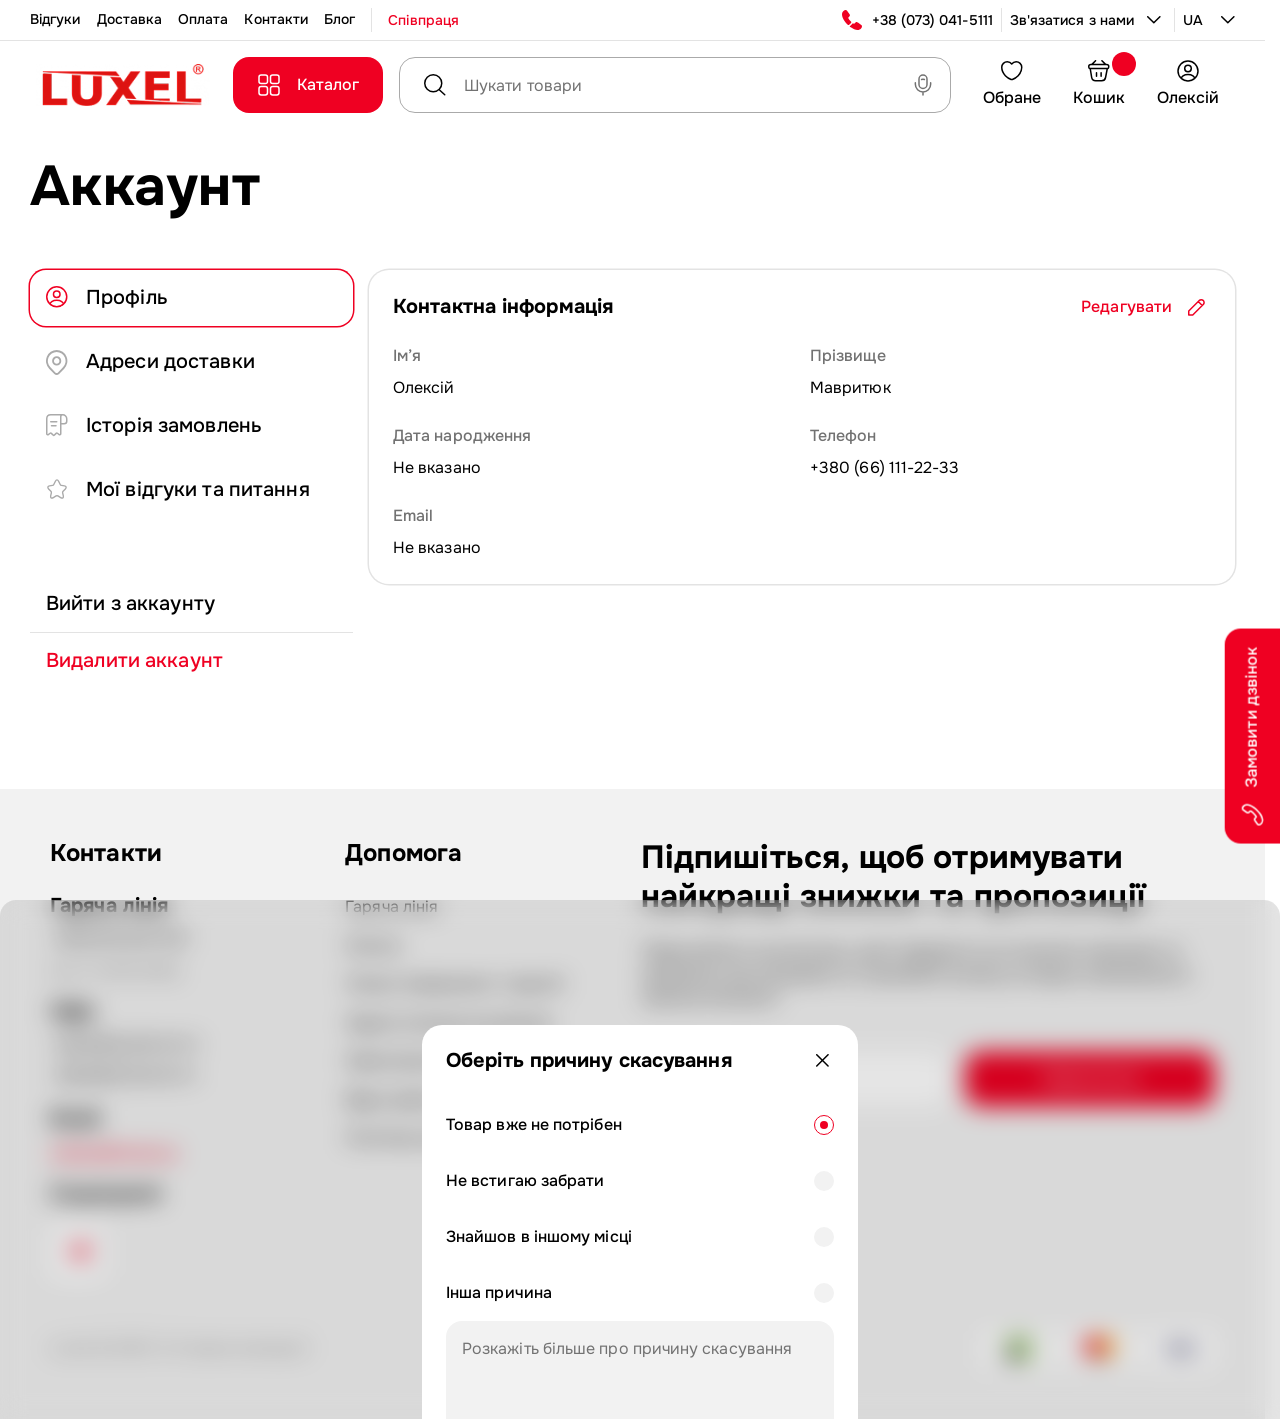
<file: accaunt.html>
<!doctype html>
<html lang="en">

<head>
  <meta charset="UTF-8">
  <meta name="viewport" content="width=device-width, initial-scale=1.0">
  <meta http-equiv="X-UA-Compatible" content="ie=edge">
  <title>Luxel перший магазин електротоварів в Україні! | Home</title>

  <link rel="stylesheet" href="styles/swiper-bundle.min.css">
  <link rel="stylesheet" href="./styles/main.css" />
</head>

<body data-js-header>
  <header class="header">
    <div class="header__promo">
      <div class="header__promo-inner container">
        <nav class="header__promo-navigation">
          <ul class="header__promo-navigation-list">
            <li class="header__promo-navigation-item">
              <a class="header__promo-navigation-link" href="/">Відгуки</a>
            </li>
            <li class="header__promo-navigation-item">
              <a class="header__promo-navigation-link" href="/">Доставка</a>
            </li>
            <li class="header__promo-navigation-item">
              <a class="header__promo-navigation-link" href="/">Оплата</a>
            </li>
            <li class="header__promo-navigation-item">
              <a class="header__promo-navigation-link" href="/">Контакти</a>
            </li>
            <li class="header__promo-navigation-item">
              <a class="header__promo-navigation-link" href="/">Блог</a>
            </li>
            <li class="header__promo-navigation-item header__promo-navigation-item--highlighted">
              <a class="header__promo-navigation-link" href="/">Співпраця</a>
            </li>
          </ul>
        </nav>
        <div class="header__promo-contacts">
          <a href="tel:+380730415111" class="header__promo-contacts-phone">
            <img src="icons/phone.svg" width="24" height="24" alt="">
            +38 (073) 041-5111
          </a>
          <div class="header__promo-dropdown">
            <div class="header__promo-dropdown-header" onclick="toggleDropdown()">
              <span class="header__promo-dropdown-text">Зв'язатися з нами</span>
              <img src="icons/dropdown.svg" class="header__promo-dropdown-arrow" id="dropdownArrow" width="14"
                height="8" alt="">
            </div>

            <div class="header__promo-dropdown-content" id="dropdownContent">
              <ul class="header__promo-dropdown-content-list">
                <li class="header__promo-dropdown-content-item">
                  <a href="/" class="header__promo-dropdown-content-link header__promo-dropdown-content-link--viber">
                    <img src="icons/viber.svg" width="24" height="24" alt="">
                    Viber
                  </a>
                </li>
                <li class="header__promo-dropdown-content-item">
                  <button class="header__promo-dropdown-content-link header__promo-dropdown-content-link--chat">
                    <img src="icons/chat.svg" width="24" height="24" alt="">
                    Написати в чат
                  </button>
                </li>
                <li class="header__promo-dropdown-content-item">
                  <span class="header__promo-dropdown-content-link header__promo-dropdown-content-link--mail"
                    id="openwriteUsModal">
                    <img src="icons/mail.svg" width="24" height="24" alt="">
                    Написати на пошту
                  </span>
                </li>
                <li class="header__promo-dropdown-content-item header__promo-dropdown-content-item--phone">
                  <div class="header__promo-dropdown-content-link header__promo-dropdown-content-link--phone">
                    <img src="icons/phone-black.svg" width="24" height="24" alt="">
                    <address class="header__promo-dropdown-address">
                      <div class="header__promo-dropdown-address-col">
                        <span class="header__promo-dropdown-address-label">Інтернет магазин</span>
                        <a href="tel:+380730415111" class="header__promo-dropdown-address-link">+38 (073) 041-51-11</a>
                      </div>
                      <div class="header__promo-dropdown-address-col">
                        <span class="header__promo-dropdown-address-label">Офіс</span>
                        <a href="tel:+380500415111" class="header__promo-dropdown-address-link">+38 (050) 041-51-11</a>
                        <a href="tel:+380970145111" class="header__promo-dropdown-address-link">+38 (097) 014-51-11</a>
                      </div>
                    </address>
                <li class="header__promo-dropdown-content-item">
                  <a href="mailto:odessa@luxel.ua"
                    class="header__promo-dropdown-content-link header__promo-dropdown-content-link--email">
                    <img src="icons/google.svg" width="24" height="24" alt="">
                    <div class="header__promo-dropdown-content-info">
                      <span class="header__promo-dropdown-content-label">Пошта</span>
                      <span class="header__promo-dropdown-content-value">odessa@luxel.ua</span>
                    </div>
                  </a>
                </li>
              </ul>
            </div>
          </div>
          <div class="header__promo-language-dropdown">
            <div class="header__promo-language-dropdown-header" onclick="toggleDropdownLanguage()">
              <span class="header__promo-language-dropdown-text" id="selectedLanguage">UA</span>
              <img src="icons/dropdown.svg" class="header__promo-language-arrow" id="dropdownArrowLanguage" width="14"
                height="8" alt="">
            </div>

            <div class="header__promo-language-dropdown-menu" id="dropdownMenuLanguage">
              <div class="header__promo-language-dropdown-option active" onclick="selectLanguage('UA', event)">
                Українська
              </div>
              <div class="header__promo-language-dropdown-option" onclick="selectLanguage('RU', event)">
                Русский
              </div>
              <div class="header__promo-language-dropdown-option" onclick="selectLanguage('EN', event)">
                English
              </div>
            </div>
          </div>
        </div>
      </div>
    </div>
    <div class="header__body">
      <div class="header__body-inner container">
        <a class="header__logo logo" href="/" aria-label="Home" title="Home">
          <img class="logo__image" src="./images/logo.png" alt="" width="175" height="42" />
        </a>
        <button class="header__body-btn-catalog red-btn" id="catalogBtn">
          <img src="icons/catalog-icons.svg" width="24" height="24" alt="">
          Каталог
        </button>
        <div class="header__body-btn-search">
          <span class="header__body-btn-search-icons">
            <img src="icons/search.svg" width="22" height="22" alt="">
          </span>
          <form action="">
            <input type="search" name="" id="" placeholder="Шукати товари">
          </form>
          <span class="header__body-btn-search-icons2">
            <img src="icons/search-icon.svg" width="22" height="22" alt="">
          </span>
        </div>
        <div class="header__body-btn-nav">
          <button class="header__body-btn-nav-box" data-menu="favorites">
            <img src="icons/icon1.svg" width="24" height="24" alt="">
            <span class="header__body-btn-nav-text visible-desktop">Обране</span>
          </button>
          <button class="header__body-btn-nav-box" data-menu="cart">
            <img src="icons/icon2.svg" width="24" height="24" alt="">
            <span class="header__body-btn-nav-text visible-desktop">Кошик</span>
            <span class="bascet-value"></span>
          </button>
          <button class="header__body-btn-nav-box" data-menu="account">
            <img src="icons/icon3.svg" width="24" height="24" alt="">
            <span class="header__body-btn-nav-text visible-desktop">Олексій</span>
          </button>
        </div>
        <div class="header__promo-language-dropdown header__promo-language-dropdown--mobile">
          <div class="header__promo-language-dropdown-header" onclick="toggleDropdownLanguage2()">
            <span class="header__promo-language-dropdown-text" id="selectedLanguage2">UA</span>
            <img src="icons/dropdown.svg" class="header__promo-language-arrow" id="dropdownArrowLanguage2" width="14"
              height="8" alt="">
          </div>

          <div class="header__promo-language-dropdown-menu" id="dropdownMenuLanguage2">
            <div class="header__promo-language-dropdown-option active" onclick="selectLanguage('UA', event)">
              Українська
            </div>
            <div class="header__promo-language-dropdown-option" onclick="selectLanguage('RU', event)">
              Русский
            </div>
            <div class="header__promo-language-dropdown-option" onclick="selectLanguage('EN', event)">
              English
            </div>
          </div>
        </div>
        <button class="header__burger-button burger-button visible-mobile" type="button" aria-label="Open menu"
          title="Open menu" data-js-header-burger-button>
          <span class="burger-button__line"></span>
          <span class="burger-button__line"></span>
          <span class="burger-button__line"></span>
        </button>
      </div>
    </div>
    <div class="header__body-search-mobile">
      <div class="header__promo-inner container">
        <div class="header__body-btn-search">
          <span class="header__body-btn-search-icons">
            <img src="icons/search.svg" width="22" height="22" alt="">
          </span>
          <form action="">
            <input type="search" name="" id="" placeholder="Шукати товари">
          </form>
          <span class="header__body-btn-search-icons2">
            <img src="icons/search-icon.svg" width="22" height="22" alt="">
          </span>
        </div>
      </div>
    </div>
  </header>
  <main>

    <div class="account-page">
      <div class="account-page__inner container">
        <div class="account-page__inner-sect">
          <h1 class="account-title">Аккаунт</h1>
          <button class="account-title-btn-add border-btn" id="btn-add-address-header"
            style="display: none; gap: 8px; padding: 12px 24px; align-items: center;">
            <img src="icons/plus.svg" alt="Add">
            Додати адресу
          </button>
          <div class="profile-card__order-tabs">
            <button class="profile-card__order__tab-button active" data-tab="orderAll">Всі <span
                class="profile-card__order-value">(21)</span></button>
            <button class="profile-card__order__tab-button" data-tab="orderNew">Нові <span
                class="profile-card__order-value">(1)</span></button>
            <button class="profile-card__order__tab-button" data-tab="orderCompleted">Виконані <span
                class="profile-card__order-value">(14)</span></button>
            <button class="profile-card__order__tab-button" data-tab="orderCancelled">Скасовані <span
                class="profile-card__order-value">(6)</span></button>
          </div>
          <div class="profile-card__reviews-tabs">
            <button class="profile-card__reviews__tab-button active" data-tab="reviewsAll">Відгуки<span
                class="profile-card__reviews-value">(137)</span></button>
            <button class="profile-card__reviews__tab-button" data-tab="reviewsQuestion">Питання<span
                class="profile-card__reviews-value">(42)</span></button>
          </div>
        </div>

        <div class="account-layout">
          <!-- Left Sidebar -->
          <aside class="account-sidebar">
            <nav class="account-nav">
              <ul class="account-nav__list">
                <li class="account-nav__item active" data-tab="profile-card">
                  <span class="account-nav__icon">
                    <img src="icons/account-nav__icon1.svg" width="22" height="22" alt="">
                  </span>
                  <span class="account-nav__text">Профіль</span>
                </li>
                <li class="account-nav__item" data-tab="address">
                  <span class="account-nav__icon">
                    <img src="icons/account-nav__icon2.svg" width="22" height="22" alt="">
                  </span>
                  <span class="account-nav__text">Адреси доставки</span>
                </li>
                <li class="account-nav__item" data-tab="orders">
                  <span class="account-nav__icon">
                    <img src="icons/account-nav__icon3.svg" width="22" height="22" alt="">
                  </span>
                  <span class="account-nav__text">Історія замовлень</span>
                </li>
                <li class="account-nav__item" data-tab="reviews">
                  <span class="account-nav__icon">
                    <img src="icons/account-nav__icon4.svg" width="22" height="22" alt="">
                  </span>
                  <span class="account-nav__text">Мої відгуки та питання</span>
                </li>
                <li class="account-nav__item" id="logout-btn">
                  <span class="account-nav__text">Вийти з аккаунту</span>
                </li>
              </ul>
            </nav>
            <a href="#" class="account-sidebar__delete">Видалити аккаунт</a>
          </aside>

          <!-- Right Content -->
          <div class="account-content-box">
            <div class="account-content">

              <!-- TAB 1: Профіль -->
              <div class="profile-card tab-content active" id="profile-card">
                <div class="profile-card--border">
                  <div class="profile-card__header">
                    <h2 class="profile-card__title">Контактна інформація</h2>
                    <button class="btn-text-edit" id="btn-edit-mode">Редагувати
                      <img src="icons/edit.svg" width="17" height="17" alt="Редагувати">
                    </button>
                  </div>

                  <form class="profile-card__form" id="profile-form">
                    <!-- Name -->
                    <div class="form-group">
                      <label class="form-label">Ім’я</label>
                      <div class="form-group__wrapper value-container">
                        <input type="text" class="form-input" name="firstName" value="Олексій" readonly>
                        <button type="button" class="btn-edit-field" data-type="text" data-name="firstName"
                          data-label="Ім’я" aria-label="Редагувати ім'я">
                          <img src="icons/edit.svg" width="15" height="15" alt="Редагувати" aria-hidden="true">
                        </button>
                      </div>
                    </div>

                    <!-- Surname -->
                    <div class="form-group">
                      <label class="form-label">Прізвище</label>
                      <div class="form-group__wrapper value-container">
                        <input type="text" class="form-input" name="lastName" value="Мавритюк" readonly>
                        <button type="button" class="btn-edit-field" data-type="text" data-name="lastName"
                          data-label="Прізвище" aria-label="Редагувати прізвище">
                          <img src="icons/edit.svg" width="15" height="15" alt="Редагувати" aria-hidden="true">
                        </button>
                      </div>
                    </div>

                    <!-- Date of Birth -->
                    <div class="form-group">
                      <label class="form-label">Дата народження</label>
                      <div class="form-group__wrapper value-container is-empty" id="dob-container">
                        <input type="text" class="form-input" name="dob" value="" placeholder="Не вказано" readonly>
                        <span class="empty-value form-input" style="display:none;">Не вказано</span>
                        <!-- Fallback for read mode -->
                        <button type="button" class="btn-add-value" id="btn-add-dob">Додати
                          <img src="icons/add.svg" width="14" height="14" alt="Додати">
                        </button>
                        <button type="button" class="btn-edit-field" data-type="dob" data-name="dob"
                          data-label="Дата народження" aria-label="Редагувати дату народження">
                          <img src="icons/edit.svg" width="15" height="15" alt="Редагувати" aria-hidden="true">
                        </button>
                      </div>
                    </div>

                    <!-- Phone -->
                    <div class="form-group">
                      <label class="form-label">Телефон</label>
                      <div class="form-group__wrapper value-container">
                        <input type="tel" class="form-input" name="phone" value="+380 (66) 111-22-33" readonly>
                        <button type="button" class="btn-edit-field" data-type="phone" data-name="phone"
                          data-label="Телефон" aria-label="Редагувати телефон">
                          <img src="icons/edit.svg" width="15" height="15" alt="Редагувати" aria-hidden="true">
                        </button>
                      </div>
                    </div>

                    <!-- Email -->
                    <div class="form-group">
                      <label class="form-label">Email</label>
                      <div class="form-group__wrapper value-container is-empty" id="email-container">
                        <input type="email" class="form-input" name="email" value="" placeholder="Не вказано" readonly>
                        <button type="button" class="btn-add-value" id="btn-add-email">Додати
                          <img src="icons/add.svg" width="14" height="14" alt="Додати">
                        </button>
                        <button type="button" class="btn-edit-field" data-type="email" data-name="email"
                          data-label="Email" aria-label="Редагувати email">
                          <img src="icons/edit.svg" width="15" height="15" alt="Редагувати" aria-hidden="true">
                        </button>
                      </div>
                    </div>
                  </form>
                </div>

                <div class="profile-card__footer">
                  <button class="btn-action btn-cancel border-btn" id="btn-cancel-edit">Скасувати</button>
                  <button class="btn-action btn-save red-btn" id="btn-save-changes" disabled>Зберегти зміни</button>
                </div>
              </div>
              <!-- TAB 2: Адреси доставки -->
              <div class="profile-card tab-content" id="address">
                <div class="address-empty">
                  <h2 class="address-empty__title">У вас ще немає адрес</h2>
                  <p>Додайти адресу для ваших майбутніх замовленнь.</p>
                  <button class="address-empty__btn red-btn" id="btn-add-address">
                    Додати адресу
                  </button>
                </div>
                <div class="address-list" id="address-list" style="display: none;">
                  <!-- Addresses will be added here dynamically -->
                </div>
              </div>
              <!-- TAB 3: Історія замовлень -->
              <div class="profile-card tab-content" id="orders">
                <div class="address-empty" style="display: none;">
                  <h2 class="address-empty__title">У вас ще немає замовлень</h2>
                  <p>Оформлюйте та відстежуйте статус ваших замовлень тут.</p>
                  <a href="/" class="address-empty__btn red-btn">
                    До каталогу
                  </a>
                </div>
                <div class="profile-card__order">
                  <div class="profile-card__order-list">
                    <div class="profile-card__order-item order-item orderNew">
                      <div class="order-item__header">
                        <div class="order-item__meta">
                          <p class="order-item__number">№ 56249346</p>
                          <time class="order-item__date" datetime="2025-08-17">17 серпня 2025</time>
                        </div>
                        <div class="order-item__total">
                          <span class="order-item__label">На суму:</span>
                          <p class="order-item__sum">2731.80 ₴</p>
                        </div>
                        <div class="order-item__actions">
                          <button class="order-item__toggle-btn"><span class="yellow">Нове замовлення</span><span
                              class="gray">Скасовано</span>
                            <img src="icons/accardion-arrow.svg" width="24" height="24" alt="" class="order-item__icon">
                          </button>
                        </div>
                      </div>
                      <div class="order-item__body">
                        <h2 class="order-item__title">Товари <span class="order-item__count">(3)</span></h2>

                        <article class="order-item__product">
                          <div class="order-item__product-image">
                            <img src="images/catalog-item4.png" width="80" height="80" alt="Product">
                          </div>
                          <div class="order-item__product-info">
                            <h3 class="order-item__product-name">Світлодіодний настільний світильник Luxel 220-240V 6W
                            </h3>
                            <div class="order-item__product-details">
                              <p class="order-item__product-quantity">2 од.</p>
                              <div class="order-item__product-prices">
                                <p class="order-item__product-old-price">98.00 ₴</p>
                                <p class="order-item__product-price">82.00 ₴</p>
                              </div>
                            </div>
                          </div>
                        </article>

                        <article class="order-item__product">
                          <div class="order-item__product-image">
                            <img src="images/catalog-item5.png" width="80" height="80" alt="Product">
                          </div>
                          <div class="order-item__product-info">
                            <h3 class="order-item__product-name">Світлодіодний настільний світильник Luxel 220-240V 6W
                            </h3>
                            <div class="order-item__product-details">
                              <p class="order-item__product-quantity">2 од.</p>
                              <div class="order-item__product-prices">
                                <p class="order-item__product-old-price">98.00 ₴</p>
                                <p class="order-item__product-price">82.00 ₴</p>
                              </div>
                            </div>
                          </div>
                        </article>

                        <article class="order-item__product">
                          <div class="order-item__product-image">
                            <img src="images/catalog-item.png" width="80" height="80" alt="Product">
                          </div>
                          <div class="order-item__product-info">
                            <h3 class="order-item__product-name">Світлодіодний настільний світильник Luxel 220-240V 6W
                            </h3>
                            <div class="order-item__product-details">
                              <p class="order-item__product-quantity">2 од.</p>
                              <div class="order-item__product-prices">
                                <p class="order-item__product-old-price">98.00 ₴</p>
                                <p class="order-item__product-price">82.00 ₴</p>
                              </div>
                            </div>
                          </div>
                        </article>


                        <h2 class="order-item__title">Отримувач</h2>
                        <div class="order-item__info">
                          <div class="order-item__info-row">
                            <span class="order-item__info-label">ПІБ</span>
                            <p class="order-item__info-name">Мавритюк Олексій Олександрович</p>
                          </div>
                          <div class="order-item__info-row">
                            <span class="order-item__info-label">Телефон</span>
                            <p class="order-item__info-phone">+380 (66) 111-22-33</p>
                          </div>
                          <div class="order-item__info-row">
                            <span class="order-item__info-label">Email</span>
                            <p class="order-item__info-email">mygmail@gmail.com</p>
                          </div>
                        </div>

                        <h2 class="order-item__title">Доставка</h2>
                        <div class="order-item__info">
                          <div class="order-item__info-row">
                            <span class="order-item__info-label">Країна</span>
                            <p class="order-item__info-country">Україна</p>
                          </div>
                          <div class="order-item__info-row">
                            <span class="order-item__info-label">Місто</span>
                            <p class="order-item__info-city">Київ</p>
                          </div>
                          <div class="order-item__info-row">
                            <span class="order-item__info-label">Спосіб доставки</span>
                            <p class="order-item__info-delivery">Нова пошта - відділення</p>
                          </div>
                          <div class="order-item__info-row">
                            <span class="order-item__info-label">Адреса доставки</span>
                            <p class="order-item__info-delivery-address">№9, Київ, пров. В’ячеслава Чорновола, 54а (р-н
                              Жулянського мосту)</p>
                          </div>
                        </div>
                        <h2 class="order-item__title">Оплата</h2>
                        <div class="order-item__info">
                          <div class="order-item__info-row">
                            <span class="order-item__info-label">Спосіб оплати</span>
                            <p class="order-item__info-pay">Google Pay</p>
                          </div>
                          <div class="order-item__info-row">
                            <span class="order-item__info-label">Сума замовлення</span>
                            <p class="order-item__info-value">2731.80 ₴</p>
                          </div>
                          <div class="order-item__info-row">
                            <span class="order-item__info-label">Знижка</span>
                            <p class="order-item__info-sale">-166.00 ₴</p>
                          </div>
                          <div class="order-item__info-row">
                            <span class="order-item__info-label">Доставка</span>
                            <p class="order-item__info-delivery-value">Безкоштовно</p>
                          </div>
                        </div>
                        <div class="order-item__info-sum">
                          <p class="order-item__info-text">Всього</p>
                          <p class="order-item__info-sum-value">2731.80 ₴</p>
                        </div>
                        <button class="order-item__info-delate">Скасувати замовлення</button>
                      </div>
                    </div>
                  </div>
                  <div class="profile-card__order-pagination">
                    <div class="pagination-box">
                      <ul class="pagination">
                        <li class="pagination__item"><a href="/" class="pagination__link"><img
                              src="icons/pagin-prev.svg" width="24" height="24" alt=""></a></li>
                        <li class="pagination__item"><a href="/" class="pagination__link pagination__link--active">1</a>
                        </li>
                        <li class="pagination__item"><a href="/" class="pagination__link">2</a></li>
                        <li class="pagination__item"><a href="/" class="pagination__link">3</a></li>
                        <li class="pagination__item"><a href="/" class="pagination__link">4</a></li>
                        <li class="pagination__item"><a href="/" class="pagination__link">5</a></li>
                        <li class="pagination__item"><a href="/" class="pagination__link"><img
                              src="icons/pagin-next.svg" width="24" height="24" alt=""></a></li>
                      </ul>
                    </div>
                  </div>
                </div>
              </div>
              <!-- TAB 4: Історія замовлень -->
              <div class="profile-card profile-card__reviews tab-content" id="reviews">
                <div class="profile-card__reviews-list">
                  <div class="profile-card__reviews-item reviewsAll">
                    <div class="profile-card__reviews-item-header">
                      <div class="profile-card__reviews-item-img">
                        <img src="images/gallery__main-img1.png" width="77" height="77" alt="Image">
                      </div>
                      <div class="profile-card__reviews-item-header-content">
                        <h2>Світлодіодний настільний світильник Luxel 220-240V 6W</h2>
                        <div class="profile-card__reviews-item-header-info">
                          <time datetime="2025-06-14">14 червня 2025</time>
                          <p class="profile-card__reviews-item-header-rating">4.5</p>
                        </div>
                      </div>
                    </div>
                    <div class="profile-card__reviews-item-body">
                      <h3 class="profile-card__reviews-item-body-title">Відгук</h3>
                      <p class="profile-card__reviews-item-body-text">Дуже сподобалося обслуговування, швидко зв'язалися
                        та відпрпавили замовлення! Замовляла електрофурнітуру, ДЯКУЮ ЗА ПОДАРУНОК до замовлення! Вдячних
                        вам клієнтів!!!</p>
                      <button class="profile-card__reviews-item-body-button">Детальніше</button>
                    </div>
                  </div>

                  <div class="profile-card__reviews-item reviewsAll">
                    <div class="profile-card__reviews-item-header">
                      <div class="profile-card__reviews-item-img">
                        <img src="images/premium-products__item2.png" width="77" height="77" alt="Image">
                      </div>
                      <div class="profile-card__reviews-item-header-content">
                        <h2>Бензиновий генератор Attlas MP 3300 2,5 кВт</h2>
                        <div class="profile-card__reviews-item-header-info">
                          <time datetime="2025-06-14">23 травня 2025</time>
                          <p class="profile-card__reviews-item-header-rating">5.0</p>
                        </div>
                      </div>
                    </div>
                    <div class="profile-card__reviews-item-body">
                      <h3 class="profile-card__reviews-item-body-title">Відгук</h3>
                      <p class="profile-card__reviews-item-body-text">Чудовий генератор, виконує всісвої функції на
                        вищому рівні. Товаром повністю задоволений!</p>
                      <button class="profile-card__reviews-item-body-button">Детальніше</button>
                    </div>
                  </div>

                  <div class="profile-card__reviews-item reviewsAll">
                    <div class="profile-card__reviews-item-header">
                      <div class="profile-card__reviews-item-img">
                        <img src="images/premium-products__item1.png" width="77" height="77" alt="Image">
                      </div>
                      <div class="profile-card__reviews-item-header-content">
                        <h2>Світлодіодний світильник металевий (highbay) IP65 200W 400х160мм (LHB-200C 6500K)</h2>
                        <div class="profile-card__reviews-item-header-info">
                          <time datetime="2025-06-14">5 травня 2025</time>
                          <p class="profile-card__reviews-item-header-rating">4.0</p>
                        </div>
                      </div>
                    </div>
                    <div class="profile-card__reviews-item-body">
                      <h3 class="profile-card__reviews-item-body-title">Відгук</h3>
                      <p class="profile-card__reviews-item-body-text">Чудовий світильник, який забезпечує комфорт на все
                        приміщення. Рекомендую всім, хто хоче мати світлий простір як вдома, так і на роботі.</p>
                      <button class="profile-card__reviews-item-body-button">Детальніше</button>
                    </div>
                  </div>

                  <div class="profile-card__reviews-item reviewsQuestion">
                    <div class="profile-card__reviews-item-header">
                      <div class="profile-card__reviews-item-img">
                        <img src="images/premium-products__item1.png" width="77" height="77" alt="Image">
                      </div>
                      <div class="profile-card__reviews-item-header-content">
                        <h2>Світлодіодний настільний світильник Luxel 220-240V 6W</h2>
                        <div class="profile-card__reviews-item-header-info">
                          <time datetime="2025-06-14">14 червня 2025</time>
                        </div>
                      </div>
                    </div>
                    <div class="profile-card__reviews-item-body">
                      <h3 class="profile-card__reviews-item-body-title">Ваше запитання</h3>
                      <p class="profile-card__reviews-item-body-text">Доброго дня. Чи можна замовити окремо патрон для
                        ліхтаря?</p>
                        <button class="profile-card__reviews-item-waiting">Очікується відповідь</button>
                    </div>
                  </div>


                  <div class="profile-card__reviews-item reviewsQuestion">
                    <div class="profile-card__reviews-item-header">
                      <div class="profile-card__reviews-item-img">
                        <img src="images/premium-products__item1.png" width="77" height="77" alt="Image">
                      </div>
                      <div class="profile-card__reviews-item-header-content">
                        <h2>Світлодіодний настільний світильник Luxel 220-240V 6W</h2>
                        <div class="profile-card__reviews-item-header-info">
                          <time datetime="2025-06-14">14 червня 2025</time>
                        </div>
                      </div>
                    </div>
                    <div class="profile-card__reviews-item-body">
                      <h3 class="profile-card__reviews-item-body-title">Ваше запитання</h3>
                      <p class="profile-card__reviews-item-body-text">Доброго дня. Чи можна замовити окремо патрон для
                        ліхтаря?</p>
                      <div class="profile-card__reviews-item-body-hidden">
                        <h3>Відповідь</h3>
                        <div class="profile-card__reviews-item-hidden-body">
                          <div class="profile-card__reviews-item-hidden-image">
                            <img src="images/logo-small.png" width="56" height="56" alt="Image">
                          </div>
                          <div class="profile-card__reviews-item-hidden-content">
                            <div class="profile-card__reviews-item-hidden-content-title">
                              <h3>Підтримка Luxel</h3>
                              <time datetime="2025-06-16">16 червня 2025</time>
                            </div>
                            <p>Добрий день! Дякуємо за ваше питання! Щоб ми могли вам допомогти, напишіть до нас у чат
                              або зателефонуйте на номер 0730415111.</p>
                          </div>
                        </div>
                      </div>
                      <button class="profile-card__reviews-item-body-open">
                        <span class="reviews-item-open"> <img src="icons/plus2.svg" alt="">Показати відповідь</span>
                        <span class="reviews-item-open"> <img src="icons/minus3.svg" alt="">Приховати відповідь</span>
                      </button>
                    </div>
                  </div>

                  <div class="profile-card__reviews-item reviewsQuestion">
                    <div class="profile-card__reviews-item-header">
                      <div class="profile-card__reviews-item-img">
                        <img src="images/premium-products__item1.png" width="77" height="77" alt="Image">
                      </div>
                      <div class="profile-card__reviews-item-header-content">
                        <h2>Світлодіодний настільний світильник Luxel 220-240V 6W</h2>
                        <div class="profile-card__reviews-item-header-info">
                          <time datetime="2025-06-14">14 червня 2025</time>
                        </div>
                      </div>
                    </div>
                    <div class="profile-card__reviews-item-body">
                      <h3 class="profile-card__reviews-item-body-title">Ваше запитання</h3>
                      <p class="profile-card__reviews-item-body-text">Доброго дня. Чи можна замовити окремо патрон для
                        ліхтаря?</p>
                      <div class="profile-card__reviews-item-body-hidden">
                        <h3>Відповідь</h3>
                        <div class="profile-card__reviews-item-hidden-body">
                          <div class="profile-card__reviews-item-hidden-image">
                            <img src="images/logo-small.png" width="56" height="56" alt="Image">
                          </div>
                          <div class="profile-card__reviews-item-hidden-content">
                            <div class="profile-card__reviews-item-hidden-content-title">
                              <h3>Підтримка Luxel</h3>
                              <time datetime="2025-06-16">16 червня 2025</time>
                            </div>
                            <p>Добрий день! Дякуємо за ваше питання! Щоб ми могли вам допомогти, напишіть до нас у чат
                              або зателефонуйте на номер 0730415111.</p>
                          </div>
                        </div>
                      </div>
                      <button class="profile-card__reviews-item-body-open">
                        <span class="reviews-item-open"> <img src="icons/plus2.svg" alt="">Показати відповідь</span>
                        <span class="reviews-item-open"> <img src="icons/minus3.svg" alt="">Приховати відповідь</span>
                      </button>
                    </div>
                  </div>

                </div>
              </div>
            </div>
          </div>
        </div>
      </div>
    </div>

    <!-- Modal: Generic Text Edit -->
    <div class="acc-modal" id="modal-generic">
      <div class="acc-modal__content">
        <div class="acc-modal__content-header">
          <h3 class="acc-modal__title" id="modal-generic-title">Редагувати</h3>
          <button class="acc-modal__close" data-close-modal="modal-generic">
            <img src="icons/close-black.svg" width="12" height="12" alt="Close">
          </button>
        </div>
        <div class="acc-modal__body">
          <div class="form-group">
            <label class="form-label" id="modal-generic-label">Значення</label>
            <input type="text" id="modal-generic-input" class="form-input">
          </div>
        </div>
        <div class="acc-modal__footer">
          <button class="btn-action btn-save red-btn" id="btn-confirm-generic" style="width: 100%;">Зберегти</button>
        </div>
      </div>
    </div>

    <!-- Modal: Add Email -->
    <div class="acc-modal" id="modal-email">
      <div class="acc-modal__content">
        <div class="acc-modal__content-header">
          <h3 class="acc-modal__title">Додати Email</h3>
          <button class="acc-modal__close" data-close-modal="modal-email">
            <img src="icons/close-black.svg" width="12" height="12" alt="Close">
          </button>
        </div>
        <div class="acc-modal__body">
          <div class="form-group">
            <label class="form-label">Email</label>
            <input type="email" id="modal-email-input" class="form-input" placeholder="Ваш Email">
            <span class="novalid-style" id="modal-email-error" style="display:none; margin-top:5px;">Невірний формат
              Email</span>
          </div>
        </div>
        <div class="acc-modal__footer">
          <button class="btn-action red-btn btn-save" id="btn-confirm-email" disabled
            style="width: 100%;">Підтвердити</button>
        </div>
      </div>
    </div>

    <!-- Modal: Date of Birth -->
    <div class="acc-modal" id="modal-dob">
      <div class="acc-modal__content">
        <div class="acc-modal__content-header">
          <h3 class="acc-modal__title">Оберіть дату народження</h3>
          <button class="acc-modal__close" data-close-modal="modal-dob">
            <img src="icons/close-black.svg" width="12" height="12" alt="Close">
          </button>
        </div>
        <div class="acc-modal__body">
          <div class="date-selectors">
            <!-- Day -->
            <div class="date-select-wrapper">
              <span>День</span>
              <div class="date-select-btn" id="sel-day">
                <span class="val">--</span>
                <img src="icons/dropdown.svg" width="10" height="6" alt="v">
              </div>
              <div class="date-dropdown" id="list-day"></div>
            </div>
            <!-- Month -->
            <div class="date-select-wrapper">
              <span>Місяць</span>
              <div class="date-select-btn" id="sel-month">
                <span class="val">--</span>
                <img src="icons/dropdown.svg" width="10" height="6" alt="v">
              </div>
              <div class="date-dropdown" id="list-month"></div>
            </div>
            <!-- Year -->
            <div class="date-select-wrapper">
              <span>Рік</span>
              <div class="date-select-btn" id="sel-year">
                <span class="val">--</span>
                <img src="icons/dropdown.svg" width="10" height="6" alt="v">
              </div>
              <div class="date-dropdown" id="list-year"></div>
            </div>
          </div>
        </div>
        <div class="acc-modal__footer">
          <button class="btn-action btn-save red-btn" id="btn-confirm-dob" disabled
            style="width: 100%;">Підтвердити</button>
        </div>
      </div>
    </div>

    <!-- Modal: Unsaved Changes (Navigation) -->
    <div class="acc-modal" id="modal-unsaved">
      <div class="acc-modal__content">
        <h3 class="acc-modal__title">Зберегти зміни?</h3>
        <div class="acc-modal__body" style="text-align: center; color: #666;">
          <p>Ви внесли зміни до даних облікового запису, але не завершили редагування. Зберегти їх перед виходом?</p>
        </div>
        <div class="acc-modal__footer">
          <button class="btn-action btn-text-edit" id="btn-unsaved-cancel" style="border:none;">Скасувати</button>
          <button class="btn-action btn-cancel" id="btn-unsaved-continue">Продовжити</button>
          <button class="btn-action btn-save" id="btn-unsaved-save">Зберегти</button>
        </div>
      </div>
    </div>

    <!-- Modal: Confirm Save (Explicit Save Button) -->
    <div class="acc-modal" id="modal-confirm-save">
      <div class="acc-modal__content">
        <h3 class="acc-modal__title">Зберегти зміни?</h3>
        <div class="acc-modal__body">
          <p>Ви внесли зміни до даних облікового запису, але не завершили редагування. Зберегти їх перед виходом?</p>
        </div>
        <div class="acc-modal__footer">
          <button class="btn-action btn-text-edit" id="btn-confirm-save-cancel" style="border:none;">Скасувати</button>
          <button class="btn-action btn-cancel" id="btn-confirm-save-continue">Продовжити</button>
          <button class="btn-action btn-save" id="btn-confirm-save-save">Зберегти</button>
        </div>
      </div>
    </div>

    <!-- Modal: Logout -->
    <div class="acc-modal" id="modal-logout">
      <div class="acc-modal__content">
        <div class="acc-modal__content-header">
          <h3 class="acc-modal__title">Вийти з аккаунту</h3>
        </div>
        <div class="acc-modal__body">
          <p>Ви справді хочете вийти зі свого аккаунту?</p>
        </div>
        <div class="acc-modal__footer">
          <button class="btn-action btn-text-edit" data-close-modal="modal-logout"
            style="border:none;">Скасувати</button>
          <button class="btn-action btn-save" id="btn-confirm-logout">Вийти</button>
        </div>
      </div>
    </div>

    <!-- Modal: Delete Account -->
    <div class="acc-modal" id="modal-delete-account">
      <div class="acc-modal__content">
        <div class="acc-modal__content-header">
          <h3 class="acc-modal__title">Видалити аккаунт?</h3>
        </div>
        <div class="acc-modal__body">
          <p>Після видалення акаунту ви втратите доступ до всіх збережених даних, історії та налаштувань. Цю дію
            неможливо буде скасувати.</p>
        </div>
        <div class="acc-modal__footer">
          <button class="btn-action btn-text-edit" data-close-modal="modal-delete-account"
            style="border:none;">Скасувати</button>
          <button class="btn-action btn-save" id="btn-confirm-delete">Видалити</button>
        </div>
      </div>
    </div>

    <!-- Modal: Delete Success -->
    <div class="acc-modal" id="modal-delete-success">
      <div class="acc-modal__content">
        <div class="acc-modal__content-header">
          <h3 class="acc-modal__title">Аккаунт видалено</h3>
        </div>
        <div class="acc-modal__body">
          <p>Ваш акаунт успішно видалено. Дякуємо, що були з нами.</p>
        </div>
        <div class="acc-modal__footer">
          <a href="/" class="btn-action btn-save red-btn"
            style="text-decoration: none; display: flex; align-items: center; justify-content: center;">На головну</a>
        </div>
      </div>
    </div>

    <!-- Modal: Add Address -->
    <div class="acc-modal" id="modal-address">
      <div class="acc-modal__content">
        <div class="acc-modal__content-header">
          <h3 class="acc-modal__title">Додати адресу</h3>
          <button class="acc-modal__close" data-close-modal="modal-address">
            <img src="icons/close-black.svg" width="12" height="12" alt="Close">
          </button>
        </div>
        <div class="acc-modal__body">
          <form id="address-form" class="address-form">
            <!-- Country -->
            <div class="form-group">
              <label class="form-label">Країна
                <span class="required">*</span>
              </label>
              <div class="custom-select" id="select-country">
                <div class="select-selected">Оберіть країну</div>
                <div class="select-items select-hide">
                  <div data-value="ukraine">Україна</div>
                </div>
                <input type="hidden" name="country" id="input-country">
              </div>
            </div>

            <!-- Region -->
            <div class="form-group">
              <label class="form-label">Область
                <span class="required">*</span>
              </label>
              <div class="custom-select" id="select-region">
                <div class="select-selected">Оберіть область</div>
                <div class="select-items select-hide">
                  <div data-value="kyiv">Київська</div>
                  <div data-value="lviv">Львівська</div>
                  <div data-value="odesa">Одеська</div>
                </div>
                <input type="hidden" name="region" id="input-region">
              </div>
            </div>

            <!-- City -->
            <div class="form-group">
              <label class="form-label">Місто
                <span class="required">*</span>
              </label>
              <div class="custom-select" id="select-city">
                <div class="select-selected">Оберіть місто</div>
                <div class="select-items select-hide">
                  <div data-value="kyiv">Київ</div>
                  <div data-value="lviv">Львів</div>
                  <div data-value="odesa">Одеса</div>
                </div>
                <input type="hidden" name="city" id="input-city">
              </div>
            </div>

            <!-- Delivery Method -->
            <div class="form-group">
              <label class="form-label">Спосіб доставки
                <span class="required">*</span>
              </label>
              <div class="custom-select" id="select-delivery">
                <div class="select-selected">Оберіть спосіб доставки</div>
                <div class="select-items select-hide">
                  <div data-value="address">За адресою</div>
                  <div data-value="nova_poshta">Нова пошта - відділення</div>
                  <div data-value="nova_poshta_locker">Нова пошта - поштомат</div>
                  <div data-value="ukr_poshta">Укрпошта - відділення</div>
                </div>
                <input type="hidden" name="delivery" id="input-delivery">
              </div>
            </div>

            <!-- Conditional Fields for "By Address" -->
            <div id="address-details" class="address-details" style="display: none;">
              <div class="form-row">
                <div class="form-group">
                  <label class="form-label">Вулиця <span class="required">*</span></label>
                  <div class="custom-select" id="select-street">
                    <div class="select-selected">Оберіть вулицю</div>
                    <div class="select-items select-hide">
                      <div data-value="khreshchatyk">Хрещатик</div>
                      <div data-value="shevchenka">Шевченка</div>
                      <div data-value="lesi">Лесі Українки</div>
                    </div>
                    <input type="hidden" name="street" id="input-street">
                  </div>
                </div>
                <div class="form-group">
                  <label class="form-label">Будинок<span class="required">*</span></label>
                  <input type="text" class="form-input" name="house" placeholder="Номер будинку">
                </div>
              </div>
              <div class="form-row">
                <div class="form-group">
                  <label class="form-label">Індекс<span class="required">*</span></label>
                  <input type="text" class="form-input" name="zip" placeholder="Індекс">
                </div>
                <div class="form-group">
                  <label class="form-label">Корпус</label>
                  <input type="text" class="form-input" name="apartment" placeholder="Корпус">
                </div>
              </div>
            </div>

            <!-- Conditional Fields for "Nova Poshta" -->
            <div id="nova-poshta-details" class="address-details" style="display: none;">
              <div class="form-group">
                <label class="form-label">Відділення</label>
                <div class="custom-select" id="select-branch">
                  <div class="select-selected">Оберіть відділення</div>
                  <div class="select-items select-hide">
                    <div data-value="1">Відділення №1: вул. Хрещатик, 1</div>
                    <div data-value="2">Відділення №2: вул. Шевченка, 10</div>
                    <div data-value="3">Відділення №3: вул. Лесі Українки, 5</div>
                  </div>
                  <input type="hidden" name="branch" id="input-branch">
                </div>
              </div>
            </div>
          </form>
        </div>
        <div class="acc-modal__footer">
          <button class="btn-action btn-save red-btn" id="btn-save-address" style="width: 100%;"
            disabled>Зберегти</button>
        </div>
      </div>
    </div>

    <!-- Modal: Delete Address Confirmation -->
    <div class="acc-modal" id="modal-delete-address">
      <div class="acc-modal__content">
        <div class="acc-modal__content-header">
          <h3 class="acc-modal__title">Видалити адресу?</h3>
        </div>
        <div class="acc-modal__body">
          <p>Вся інформація про цю адресу буде видалена назажди.</p>
        </div>
        <div class="acc-modal__footer">
          <button class="btn-action btn-text-edit" data-close-modal="modal-delete-address"
            style="border:none;">Скасувати</button>
          <button class="btn-action btn-save" id="btn-confirm-delete-address">Видалити</button>
        </div>
      </div>
    </div>

    <!-- Modal: Address Deleted Success -->
    <div class="acc-modal" id="modal-address-deleted-success">
      <div class="acc-modal__content">
        <img src="icons/success.svg" width="40" height="40" alt="">
        <p class="modal__text">Адресу було видалено!</p>
      </div>
    </div>

    <div class="modal" id="successModal13">
      <div class="modal__content">
        <img src="icons/success.svg" width="40" height="40" alt="">
        <p class="modal__text">Адресу було видалено!</p>
      </div>
    </div>

    <div class="modal" id="productsReview">
      <div class="modal__content">
        <div class="modal__content-header">
          <h2 class="modal__title">Відгук про товар</h2>
          <button class="modal__close" id="closeProductsReview">
            <img src="icons/close-black.svg" width="13" height="13" alt="">
          </button>
        </div>
        <div class="modal__content-header-body">
          <div class="profile-card__reviews-item-header">
            <div class="profile-card__reviews-item-img">
              <img src="images/premium-products__item2.png" width="77" height="77" alt="Image">
            </div>
            <div class="profile-card__reviews-item-header-content">
              <h2>Світлодіодний настільний світильник Luxel 220-240V 6W</h2>
              <div class="profile-card__reviews-item-header-info">
                <time datetime="2025-06-14">23 травня 2025</time>
                <p class="profile-card__reviews-item-header-rating">5.0</p>
              </div>
            </div>
          </div>
          <div class="profile-card__reviews-item-modal">
            <h3>Відгук</h3>
            <p>Дуже сподобалося обслуговування, швидко зв'язалися та відпрпавили замовлення! Замовляла електрофурнітуру,
              ДЯКУЮ ЗА ПОДАРУНОК до замовлення! Вдячних вам клієнтів!!!</p>
            <h3>Переваги</h3>
            <p>Швидка доставка, висока якість</p>
            <h3>Недоліки</h3>
            <p>Коробка прийшла трохи пом’ятою</p>
            <h3>Зображення</h3>
            <div class="profile-card__reviews-item-modal-img">
              <img src="images/reviews-list2.jpg" width="96" height="96" alt="">
              <img src="images/reviews-list2.jpg" width="96" height="96" alt="">
            </div>
          </div>
        </div>
      </div>
    </div>

    <!-- Modal: Cancel Order -->
    <div class="acc-modal" id="modal-cancel-order">
      <div class="acc-modal__content">
        <div class="acc-modal__content-header">
          <h3 class="acc-modal__title">Скасування замовлення?</h3>
          <button class="acc-modal__close" data-close-modal="modal-cancel-order">
            <img src="icons/close-black.svg" width="12" height="12" alt="Close">
          </button>
        </div>
        <div class="acc-modal__body">
          <p>Ви дійсно хочете скасувати замовлення?</p>
        </div>
        <div class="acc-modal__footer">
          <button class="btn-action btn-text-edit" data-close-modal="modal-cancel-order"
            style="border:none;">Повернутися</button>
          <button class="btn-action btn-save red-btn" id="btn-confirm-cancel-order">Підтвердити</button>
        </div>
      </div>
    </div>

    <!-- Modal: Feedback -->
    <div class="acc-modal" id="modal-feedback">
      <div class="acc-modal__content">
        <div class="acc-modal__content-header">
          <h3 class="acc-modal__title">Залишити відгук</h3>
          <button class="acc-modal__close" data-close-modal="modal-feedback">
            <img src="icons/close-black.svg" width="12" height="12" alt="Close">
          </button>
        </div>
        <div class="acc-modal__body">
          <div class="feedback-products">
            <!-- Product 1 -->
            <div class="feedback-product">
              <img src="images/blog-image1.jpg" width="60" height="60" alt="Product">
              <div class="feedback-product__info">
                <h4 class="feedback-product__title">Світлодіодний настільний світильник Luxel 220-240V 6W</h4>
                <button class="btn-action btn-text-edit feedback-btn">Залишити відгук</button>
              </div>
            </div>
            <!-- Product 2 -->
            <div class="feedback-product">
              <img src="images/blog-image1.jpg" width="60" height="60" alt="Product">
              <div class="feedback-product__info">
                <h4 class="feedback-product__title">Світлодіодний настільний світильник Luxel 220-240V 6W</h4>
                <button class="btn-action btn-text-edit feedback-btn">Залишити відгук</button>
              </div>
            </div>
            <!-- Product 3 -->
            <div class="feedback-product">
              <img src="images/blog-image1.jpg" width="60" height="60" alt="Product">
              <div class="feedback-product__info">
                <h4 class="feedback-product__title">Світлодіодний настільний світильник Luxel 220-240V 6W</h4>
                <button class="btn-action btn-text-edit feedback-btn">Залишити відгук</button>
              </div>
            </div>
          </div>
        </div>
      </div>
    </div>
  </main>

  <footer class="footer">
    <div class="footer__inner container">
      <div class="footer__logo">
        <a href="/" class="footer__logo-link">
          <img src="images/black-logo.png" width="150" height="34" alt="Luxel footer logo">
        </a>
      </div>
      <div class="footer__content">
        <div class="footer__content-box">
          <div class="footer__content-col">
            <h3 class="footer__content-col-title">Контакти</h3>
            <div class="footer__content-col-contact">
              <h4>Гаряча лінія</h4>
              <div class="footer__content-col-contact-row">
                <a href="tel:+380730415111">+38 (073) 041-5111</a>
                <span class="footer__content-col-contact-grafic">(пн-пт 10:00-18:00)</span>
              </div>
            </div>
            <div class="footer__content-col-contact">
              <h4>Офіс</h4>
              <a href="tel:+380500415111">+38 (050) 041-51-11</a>
              <a href="tel:+380970145111">+38 (097) 014-51-11</a>
            </div>
            <div class="footer__content-col-contact footer__content-col-contact--email">
              <h4>Email</h4>
              <a href="mailto:odessa@luxel.ua">odessa@luxel.ua</a>
            </div>
            <div class="footer__accordion">
              <div class="footer__accordion-item">
                <h3 class="footer__accordion-header">
                  <button class="footer__accordion-button" type="button" aria-expanded="false"
                    aria-controls="accordion-panel-1">
                    <span class="footer__accordion-title">Про компанію</span>
                    <span class="footer__accordion-icon" aria-hidden="true">
                      <img src="icons/accardion-arrow.svg" width="24" height="24" alt="">
                    </span>
                  </button>
                </h3>
                <div class="footer__accordion-panel" id="accordion-panel-1" role="region"
                  aria-labelledby="accordion-panel-1">
                  <div class="footer__accordion-content">
                    <ul class="footer__accordion-list">
                      <li class="footer__accordion-list-item">
                        <a href="#" class="footer__accordion-link">Доставка</a>
                      </li>
                      <li class="footer__accordion-list-item">
                        <a href="#" class="footer__accordion-link">Оплата</a>
                      </li>
                      <li class="footer__accordion-list-item">
                        <a href="#" class="footer__accordion-link">Умови повернення і
                          гарантії</a>
                      </li>
                      <li class="footer__accordion-list-item">
                        <a href="#" class="footer__accordion-link">Задати питання експертам</a>
                      </li>
                      <li class="footer__accordion-list-item">
                        <a href="#" class="footer__accordion-link">Завантажити каталог</a>
                      </li>
                      </li>
                      <li class="footer__accordion-list-item">
                        <a href="#" class="footer__accordion-link">Вiдео файли</a>
                      </li>
                      <li class="footer__accordion-list-item">
                        <a href="#" class="footer__accordion-link">Політика конфіденційності</a>
                      </li>
                    </ul>
                  </div>
                </div>
              </div>

              <div class="footer__accordion-item">
                <h3 class="footer__accordion-header">
                  <button class="footer__accordion-button" type="button" aria-expanded="false"
                    aria-controls="accordion-panel-2">
                    <span class="footer__accordion-title">Послуги</span>
                    <span class="footer__accordion-icon" aria-hidden="true">
                      <img src="icons/accardion-arrow.svg" width="24" height="24" alt="">
                    </span>
                  </button>
                </h3>
                <div class="footer__accordion-panel" id="accordion-panel-2" role="region"
                  aria-labelledby="accordion-panel-2">
                  <div class="footer__accordion-content">
                    <ul class="footer__accordion-list">
                      <li class="footer__accordion-list-item">
                        <a href="#" class="footer__accordion-link">Консультації</a>
                      </li>
                      <li class="footer__accordion-list-item">
                        <a href="#" class="footer__accordion-link">Розробка</a>
                      </li>
                      <li class="footer__accordion-list-item">
                        <a href="#" class="footer__accordion-link">Підтримка</a>
                      </li>
                    </ul>
                  </div>
                </div>
              </div>
            </div>
            <div class="footer__content-col-contact footer__content-col-contact--social">
              <h4>Соцмережі</h4>
              <a href="https://t.me/yourchannel" target="_blank" aria-label="Телеграм">
                <img src="icons/tg-red.svg" width="21" height="18" alt="">
              </a>
            </div>
          </div>
          <div class="footer__content-col footer__content-col--descktop">
            <h3 class="footer__content-col-title">Допомога</h3>
            <ul class="footer__content-list">
              <li class="footer__content-item">
                <a href="" class="footer__content-link">Гаряча лінія</a>
              </li>
              <li class="footer__content-item">
                <a href="" class="footer__content-link">Оплата</a>
              </li>
              <li class="footer__content-item">
                <a href="" class="footer__content-link">Умови повернення і гарантії</a>
              </li>
              <li class="footer__content-item">
                <a href="" class="footer__content-link">Задати питання експертам</a>
              </li>
              <li class="footer__content-item">
                <a href="" class="footer__content-link">Завантажити каталог</a>
              </li>
              <li class="footer__content-item">
                <a href="" class="footer__content-link">Вiдео файли</a>
              </li>
              <li class="footer__content-item">
                <a href="" class="footer__content-link">Політика конфіденційності</a>
              </li>
            </ul>
          </div>
        </div>
        <div class="footer__content-help">
          <h3>Підпишіться, щоб отримувати найкращі знижки та пропозиції</h3>
          <p>Підписуйтеся на розсилку, щоб слідкувати за останніми новинами та акційними пропозиціями та
            отримайте
            знижку на перше замовлення в нашому магазині! </p>
          <form action="" class="footer-form">
            <input type="email" name="eamil" id="footerEmail" placeholder="Ваш Email" required>
            <button type="submit" class="footer-btn red-btn">Підписатися</button>
          </form>
        </div>
      </div>
      <div class="footer__bottom">
        <p class="footer__bottom-copiright">Luxel © 2025. Усі права захищені</p>
        <ul class="footer__bottom-list">
          <li class="footer__bottom-item">
            <img src="icons/bank1.svg" width="22" height="22" alt="">
          </li>
          <li class="footer__bottom-item">
            <img src="icons/bank2.svg" width="22" height="22" alt="">
          </li>
          <li class="footer__bottom-item">
            <img src="icons/bank3.svg" width="22" height="22" alt="">
          </li>
        </ul>
      </div>
    </div>
  </footer>

  <div class="request-call">
    <button class="request-call-btn" id="requestCallBtn">
      <img src="icons/phone-white.svg" width="22" height="22" alt="">
      Замовити дзвінок
    </button>
  </div>

  <!-- Модалка с формой -->
  <div class="modal" id="callModal">
    <div class="modal__content">
      <button class="modal__close" id="closeModal">
        <img src="icons/close-black.svg" width="13" height="13" alt="">
      </button>
      <h2 class="modal__title">Замовити дзвінок</h2>
      <p class="modal__text">Залиште свій номер, ми перетелефонуємо вам якнайшвидше.</p>
      <form class="modal__form" id="callForm">
        <div class="modal__form-col">
          <label for="name" class="label-required">Ім’я</label>
          <input type="text" name="name" id="name" placeholder="Ваше ім’я" required>
        </div>
        <div class="modal__form-col">
          <label for="phone" class="label-required">Номер телефону</label>
          <input type="tel" name="phone" id="phone" placeholder="+380" required>
          <span class="novalid-style">Невірний формат номеру телефона</span>
        </div>

        <button type="submit" class="modal__form-btn">Замовити дзвінок</button>
      </form>
    </div>
  </div>

  <!-- Модалка с формой -->
  <div class="modal" id="writeUs">
    <div class="modal__content">
      <div class="modal__content-header">
        <h2 class="modal__title">Напишіть нам</h2>
        <button class="modal__close" id="closeModal2">
          <img src="icons/close-black.svg" width="13" height="13" alt="">
        </button>
      </div>
      <form class="modal__form" id="callForm2">
        <div class="modal__form-col">
          <label for="name" class="label-required">Ім’я</label>
          <input type="text" name="name" id="name-write" placeholder="Ваше ім’я" required>
        </div>
        <div class="modal__form-col">
          <label for="Email" class="label-required">Email</label>
          <input type="email" name="Email" id="Email" placeholder="Ваш email" required>
          <span class="novalid-style">Невірний формат Email</span>
        </div>
        <div class="modal__form-col">
          <label for="thema" class="label-required">Тема</label>
          <input type="text" name="thema" id="thema" placeholder="Опишіть коротко тему повідомлення" required>
        </div>
        <div class="modal__form-col">
          <label for="message" class="label-required">Ваше повідомлення</label>
          <textarea name="message" id="message" placeholder="Опишіть детальніше ваш запит"></textarea>
        </div>

        <button type="submit" class="modal__form-btn">Надіслати</button>
        <span class="modal__form-info">Натискаючи кнопку «Відправитит», ви надаєте свою згоду на обробку персональних
          даних. Правила обробки ваших даних можна ознайомитися в <a href="/" class="modal__form-politic">Політиці
            конфіденційності</a>.</span>
      </form>
    </div>
  </div>

  <!-- Модалка с благодарностью -->
  <div class="modal" id="successModal">
    <div class="modal__content">
      <img src="icons/success.svg" width="40" height="40" alt="">
      <p class="modal__text">Ваше повідомлення було успішно відправлено! Ми якнайшвидше зв’яжемося з вами.</p>
    </div>
  </div>

  <!-- Модалка с благодарностью -->
  <div class="modal" id="successModal9">
    <div class="modal__content">
      <img src="icons/success.svg" width="40" height="40" alt="">
      <p class="modal__text">Вітаємо! Ваш аккаунт було успішно зареєстровано!</p>
    </div>
  </div>

  <!-- Модалка с благодарностью -->
  <div class="modal" id="successModal12">
    <div class="modal__content">
      <img src="icons/success.svg" width="40" height="40" alt="">
      <p class="modal__text">Зміни були успішно збережені!</p>
    </div>
  </div>

    <!-- Модалка с благодарностью -->
    <div class="modal" id="successModal14">
      <div class="modal__content">
        <img src="icons/success.svg" width="40" height="40" alt="">
        <p class="modal__text">Ми надіслали вам новий код підтвердження</p>
      </div>
    </div>

  <!-- Меню на мобильном устройстве -->
  <nav class="mobile-nav">
    <div class="mobile-nav__item mobile-nav__item--active">
      <button type="button" data-nav="home">
        <img src="icons/home.svg" width="24" height="24" alt="">
        Головна
      </button>
    </div>
    <div class="mobile-nav__item">
      <button type="button" data-menu="catalog">
        <img src="icons/catalog-icons.svg" width="24" height="24" alt="">
        Каталог
      </button>
    </div>
    <div class="mobile-nav__item">
      <button type="button" data-menu="cart">
        <span class="bascet-value"></span>
        <img src="icons/icon2.svg" width="24" height="24" alt="">
        Кошик
      </button>
    </div>
    <div class="mobile-nav__item">
      <button type="button" data-menu="favorites">
        <img src="icons/icon1.svg" width="24" height="24" alt="">
        Обране
      </button>
    </div>
    <div class="mobile-nav__item">
      <button type="button" data-menu="account">
        <img src="icons/icon3.svg" width="24" height="24" alt="">
        Аккаунт
      </button>
    </div>
  </nav>

  <div class="overflow-hidden"></div>

  <div class="header__overlay" data-js-header-overlay>
    <div class="header-burger__menu">
      <div class="header-burger__menu-top">
        <a class="header__logo logo" href="/" aria-label="Home" title="Home">
          <img class="logo__image" src="./images/logo.png" alt="" width="175" height="42" />
        </a>
        <button class="header-burger__menu-close">
          <img src="icons/close-black.svg" width="13" height="13" alt="">
        </button>
      </div>
      <ul class="header-burger__menu-main">
        <li class="header-burger__menu-main-list">
          <a href="/" class="header-burger__menu-main-link">Відгуки</a>
        </li>
        <li class="header-burger__menu-main-list">
          <a href="/" class="header-burger__menu-main-link">Доставка</a>
        </li>
        <li class="header-burger__menu-main-list">
          <a href="/" class="header-burger__menu-main-link">Оплата</a>
        </li>
        <li class="header-burger__menu-main-list">
          <a href="/" class="header-burger__menu-main-link">Контакти</a>
        </li>
        <li class="header-burger__menu-main-list">
          <a href="/" class="header-burger__menu-main-link">Блог</a>
        </li>
        <li class="header-burger__menu-main-list">
          <a href="/" class="header-burger__menu-main-link header-burger__menu-main-link--active">Співпраця</a>
        </li>
      </ul>
      <div class="header-burger__menu-contact">
        <h3>Зв’язатися з нами</h3>
        <div class="header-burger__menu-contact-box">
          <div class="header-burger__menu-contact-col">
            <a href="tel:+380730415111">+38 (073) 041-5111</a>
            <span>Пн-Пт: 09:00 - 17:00</span>
          </div>
          <ul class="header-burger__menu-contact-social">
            <li class="header-burger__menu-contacts">
              <a href="/" class="header-burger__menu-contact-item header-burger__menu-contact-item--viber">
                <img src="icons/viber.svg" alt="">
              </a>
            </li>
            <li class="header-burger__menu-contacts">
              <a href="/" class="header-burger__menu-contact-item header-burger__menu-contact-item--phone">
                <img src="icons/phone-white.svg" alt="">
              </a>
            </li>
          </ul>
        </div>
      </div>
      <button class="header-burger__menu-btn">Підтримка</button>
      <div class="header-burger__menu-top-hidden">
        <button class="header-burger__menu-top-back" id="back1">Задати питання</button>
        <ul class="header-burger__menu-top-hidden-list">
          <li class="header-burger__menu-top-hidden-item">
            <button class="header-burger__menu-top-hidden-link">
              <img src="icons/link-hidden1.svg" width="22" height="21" alt="">
              Написати в чат</button>
          </li>
          <li class="header-burger__menu-top-hidden-item">
            <button class="header-burger__menu-top-hidden-link" id="burgerform">
              <img src="icons/link-hidden2.svg" width="22" height="21" alt="">
              Написати на пошту</button>
          </li>
        </ul>

        <div class="header-burger__menu-top-hidden-email">
          <button class="header-burger__menu-top-back" id="back2">Напишіть нам</button>
          <div class="modal__content">
            <form class="modal__form" id="callFormBurger">
              <div class="modal__form-col">
                <label for="name" class="label-required">Ім’я</label>
                <input type="text" name="name" id="name-write" placeholder="Ваше ім’я" required>
              </div>
              <div class="modal__form-col">
                <label for="Email" class="label-required">Ваш email</label>
                <input type="email" name="Email" id="Email" placeholder="Ваш email" required>
                <span class="novalid-style">Невірний формат Email</span>
              </div>
              <div class="modal__form-col">
                <label for="thema" class="label-required">Тема</label>
                <input type="text" name="thema" id="thema" placeholder="Опишіть коротко тему повідомлення" required>
              </div>
              <div class="modal__form-col">
                <label for="message" class="label-required">Ваше повідомлення</label>
                <textarea name="message" id="message" placeholder="Опишіть детальніше ваш запит"></textarea>
              </div>
              <span class="modal__form-info">Натискаючи кнопку «Надіслати», ви надаєте свою згоду на обробку
                персональних
                даних. Правила обробки ваших даних можна ознайомитися в <a href="/" class="modal__form-politic">Політиці
                  конфіденційності</a>.</span>
              <button type="submit" class="modal__form-btn">Надіслати</button>
            </form>
          </div>
        </div>
      </div>
    </div>
  </div>


  <!-- Overlay -->
  <div class="overlay"></div>

  <!-- Меню Каталог -->
  <div class="slide-menu" id="catalog-menu">
    <div class="header-burger__menu">
      <div class="header-burger__menu-top">
        <a class="header__logo logo" href="/" aria-label="Home" title="Home">
          <img class="logo__image" src="./images/logo.png" alt="" width="175" height="42" />
        </a>
        <button class="slide-menu__close header-burger__menu-close" data-close="catalog-menu"><img
            src="icons/close-black.svg" width="13" height="13" alt=""></button>
      </div>
      <div class="header-burger__menu-main">
        <ul class="menu-list">
          <li class="header-burger__menu-main-item">
            <a href="/" class="header-burger__menu-main-link" data-submenu="lamps">
              <div class="header-burger__menu-main-icon">
                <img src="images/menu-image1.png" alt="LED Lампи" loading="lazy" width="56" height="56">
              </div>
              <div class="header-burger__menu-main-content">
                <strong class="header-burger__menu-main-title">Світлові (LED) Лампи</strong>
                <span class="header-burger__menu-main-count">128 товарів</span>
              </div>
            </a>
          </li>
          <li class="header-burger__menu-main-list">
            <a href="/" class="header-burger__menu-main-link" data-submenu="ledLighting">
              <div class="header-burger__menu-main-icon">
                <img src="images/menu-image2.png" alt="LED Лампи" loading="lazy" width="56" height="56">
              </div>
              <div class="header-burger__menu-main-content">
                <strong class="header-burger__menu-main-title">Світодіодне (LED) Освітлення</strong>
                <span class="header-burger__menu-main-count">211 товарів</span>
              </div>
            </a>
          </li>
          <li class="header-burger__menu-main-list">
            <a href="/" class="header-burger__menu-main-link">
              <div class="header-burger__menu-main-icon">
                <img src="images/menu-image3.png" alt="LED Lампи" loading="lazy" width="56" height="56">
              </div>
              <div class="header-burger__menu-main-content">
                <strong class="header-burger__menu-main-title">Світодіодне Фітоосвітлення</strong>
                <span class="header-burger__menu-main-count">90 товарів</span>
              </div>
            </a>
          </li>
          <li class="header-burger__menu-main-list">
            <a href="/" class="header-burger__menu-main-link">
              <div class="header-burger__menu-main-icon">
                <img src="images/menu-image4.png" alt="LED Lампи" loading="lazy" width="56" height="56">
              </div>
              <div class="header-burger__menu-main-content">
                <strong class="header-burger__menu-main-title">Електро-фурнітура</strong>
                <span class="header-burger__menu-main-count">97 товарів</span>
              </div>
            </a>
          </li>
          <li class="header-burger__menu-main-list">
            <a href="/" class="header-burger__menu-main-link">
              <div class="header-burger__menu-main-icon">
                <img src="images/menu-image5.png" alt="LED Lампи" loading="lazy" width="56" height="56">
              </div>
              <div class="header-burger__menu-main-content">
                <strong class="header-burger__menu-main-title">WiFi смарт товари</strong>
                <span class="header-burger__menu-main-count">75 товарів</span>
              </div>
            </a>
          </li>
          <li class="header-burger__menu-main-list">
            <a href="/" class="header-burger__menu-main-link">
              <div class="header-burger__menu-main-icon">
                <img src="images/menu-image6.png" alt="LED Lампи" loading="lazy" width="56" height="56">
              </div>
              <div class="header-burger__menu-main-content">
                <strong class="header-burger__menu-main-title">Подовжувачі</strong>
                <span class="header-burger__menu-main-count">34 товарів</span>
              </div>
            </a>
          </li>
          <li class="header-burger__menu-main-list">
            <a href="/" class="header-burger__menu-main-link">
              <div class="header-burger__menu-main-icon">
                <img src="images/menu-image7.png" alt="LED Lампи" loading="lazy" width="56" height="56">
              </div>
              <div class="header-burger__menu-main-content">
                <strong class="header-burger__menu-main-title">Аксесуари</strong>
                <span class="header-burger__menu-main-count">213 товарів</span>
              </div>
            </a>
          </li>
        </ul>
      </div>
    </div>
  </div>

  <!-- Підменю -->
  <div class="submenu" id="submenu-lamps">
    <div class="submenu__header">
      <button class="submenu__back header-burger__menu-top-back" data-back="lamps">Світлові (LED) Лампи</button>
    </div>
    <ul class="header-burger__menu-top-hidden-list">
      <li class="header-burger__menu-top-hidden-item">
        <a href="catalog.html" class="header-burger__menu-top-hidden-link">LED Лампи побутові</a>
      </li>
      <li class="header-burger__menu-top-hidden-item">
        <a href="catalog.html" class="header-burger__menu-top-hidden-link">LED Лампи середньої потужності</a>
      </li>
      <li class="header-burger__menu-top-hidden-item">
        <a href="catalog.html" class="header-burger__menu-top-hidden-link">LED Лампи високої потужності</a>
      </li>
      <li class="header-burger__menu-top-hidden-item">
        <a href="catalog.html" class="header-burger__menu-top-hidden-link">LED Філаментні лампи</a>
      </li>
      <li class="header-burger__menu-top-hidden-item">
        <a href="catalog.html" class="header-burger__menu-top-hidden-link">LED Низьковольтні лампи</a>
      </li>
      <li class="header-burger__menu-top-hidden-item">
        <a href="catalog.html" class="header-burger__menu-top-hidden-link">LED Лампи T8</a>
      </li>
    </ul>
  </div>

  <!-- Підменю -->
  <div class="submenu" id="submenu-ledLighting">
    <div class="submenu__header">
      <button class="submenu__back header-burger__menu-top-back" data-back="ledLighting">Світлові (LED) Лампи</button>
    </div>
    <ul class="header-burger__menu-top-hidden-list">
      <li class="header-burger__menu-top-hidden-item">
        <a href="catalog.html" class="header-burger__menu-top-hidden-link">LED Лампи побутові</a>
      </li>
      <li class="header-burger__menu-top-hidden-item">
        <a href="catalog.html" class="header-burger__menu-top-hidden-link">LED Лампи середньої потужності</a>
      </li>
      <li class="header-burger__menu-top-hidden-item">
        <a href="catalog.html" class="header-burger__menu-top-hidden-link">LED Лампи високої потужності</a>
      </li>
      <li class="header-burger__menu-top-hidden-item">
        <a href="catalog.html" class="header-burger__menu-top-hidden-link">LED Філаментні лампи</a>
      </li>
      <li class="header-burger__menu-top-hidden-item">
        <a href="catalog.html" class="header-burger__menu-top-hidden-link">LED Низьковольтні лампи</a>
      </li>
      <li class="header-burger__menu-top-hidden-item">
        <a href="catalog.html" class="header-burger__menu-top-hidden-link">LED Лампи T8</a>
      </li>
    </ul>
  </div>


  <!-- Меню Аккаунт -->
  <div class="modal" id="account-menu">
    <div class="modal__content">

      <!-- Шаг 1: Заголовок Входа -->
      <div class="modal__content-header" id="header-login">
        <h2 class="modal__title">Увійти в аккаунт</h2>
        <button class="modal__close" data-close="account-menu">
          <img src="icons/close-black.svg" width="13" height="13" alt="">
        </button>
      </div>

      <!-- Шаг 2: Заголовок Кода (скрыт по умолчанию) -->
      <div class="modal__content-header2" id="header-code" style="display: none;">
        <div class="modal__content-header2-box">
          <h2 class="modal__title">Вхід в аккаунт</h2>
          <button class="modal__close" data-close="account-menu">
            <img src="icons/close-black.svg" width="13" height="13" alt="">
          </button>
        </div>
        <p>Введіть код, надісланий на ваш телефон.</p>
      </div>

      <!-- Шаг 1: Форма Входа -->
      <div class="modal__content-account" id="step-login">
        <form class="modal__form" id="accountForm">
          <div class="modal__form-col">
            <label for="accountLoginInput" class="label-required">Номер телефону або Email</label>
            <input type="text" name="login" id="accountLoginInput" placeholder="Ваш номер або Email" required>
            <span class="novalid-style" style="display: none;">Невірний формат телефону або Email</span>
          </div>
          <button type="submit" class="modal__form-btn" id="loginBtn" disabled>Продовжити</button>
        </form>
        <p class="modal__content-account-line">Або</p>
        <button class="modal__content-account-google border-btn">
          <img src="icons/google.svg" width="24" height="24" alt="">
          Продовжити з Google
        </button>
        <div class="modal__content-account-info">
          <span>Немає аккаунту?</span>
          <button class="modal__content-account-new">Створити аккаунт</button>
        </div>
      </div>

      <!-- Шаг 2: Форма Кода (скрыта по умолчанию) -->
      <div class="modal__content-account-timer" id="step-code" style="display: none;">
        <form class="modal__form" id="codeForm">
          <div class="modal__form-col">
            <label for="accountCodeInput" class="label-required">Код підтвердження</label>
            <input type="text" name="code" id="accountCodeInput" placeholder="Код підтвердження" required maxlength="6">
            <span class="novalid-style" style="display: none;">Невірний код</span>
          </div>

          <div class="modal__content-account-info">

            <p class="modal__content-account-new-code" id="codeNotReceivedBtn" style="display: none;">
              Не отримали код?
            </p>

            <button type="button" class="modal__content-account-new-code" id="resendBtn" style="display: none;">
              Надіслати повторно
            </button>

            <p id="timerBlock">
              Надіслати повторно
              <span class="modal__content-account-timer-text" id="timerText">01:00</span>
            </p>
          </div>

          <button type="submit" class="modal__form-btn">Підтвердити</button>
        </form>
      </div>

    </div>
  </div>

  <!-- Створити Аккаунт -->
  <div class="modal" id="newAccount">
    <div class="modal__content">

      <!-- Шаг 1: Заголовок Реєстрації -->
      <div class="modal__content-header" id="header-register">
        <h2 class="modal__title">Створення аккаунту</h2>
        <button class="modal__close" data-close="newAccount">
          <img src="icons/close-black.svg" width="13" height="13" alt="">
        </button>
      </div>

      <!-- Шаг 2: Заголовок Кода (скрыт по умолчанию) -->
      <div class="modal__content-header2" id="header-register-code" style="display: none;">
        <div class="modal__content-header2-box">
          <h2 class="modal__title">Код підтвердження</h2>
          <button class="modal__close" data-close="newAccount">
            <img src="icons/close-black.svg" width="13" height="13" alt="">
          </button>
        </div>
        <p>Введіть код, надісланий на ваш телефон.</p>
      </div>

      <!-- Шаг 1: Форма Реєстрації -->
      <div class="modal__content-account" id="step-register">
        <form class="modal__form" id="registerForm">
          <div class="modal__form-col">
            <label for="registerName" class="label-required">Ім’я<span class="required">*</span></label>
            <input type="text" name="firstName" id="registerName" placeholder="Олексій" required>
          </div>
          <div class="modal__form-col">
            <label for="registerSurname" class="label-required">Прізвище<span class="required">*</span></label>
            <input type="text" name="lastName" id="registerSurname" placeholder="Мавритюк" required>
          </div>
          <div class="modal__form-col">
            <label for="registerPhone" class="label-required">Номер телефону<span class="required">*</span></label>
            <input type="tel" name="phone" id="registerPhone" placeholder="Номер телефону" required>
            <span class="novalid-style" style="display: none;">Цей номер уже використовується.</span>
          </div>

          <!-- Toggle Switch -->
          <div class="modal__form-col">
            <label class="modal__toggle">
              Email
              <div class="modal__toggle-box">
                <input type="checkbox" name="subscribe" class="modal__toggle-input">
                <span class="modal__toggle-slider"></span>
                <span class="modal__toggle-text">Розсилка акційних пропозицій та новин.</span>
              </div>
            </label>

            <div class="email-field" id="emailField">
              <input type="email" name="email" class="email-input" placeholder="Введіть ваш email">
            </div>
          </div>
          <button type="submit" class="modal__form-btn" id="registerBtn" disabled>Створити аккаунт</button>
          <div class="modal__form-col-info">
            <p>Натискаючи кнопку «Створити акаунт», ви підтверджуєте свою згоду з <a href="/">Умовами використання</a>
              та <a href="/">Політикою конфіденційності</a>.</p>
          </div>
        </form>
        <div class="modal__content-account-visible">
          <div class="modal__content-account-visible-image">
            <img src="images/form-image.jpg" width="408" height="408" alt="">
          </div>
          <div class="modal__content-account-visible-image-position">
            <img src="images/gallery__main-img1.png" width="170" height="170" alt="">
          </div>
        </div>
      </div>

      <!-- Шаг 2: Форма Кода (скрыта по умолчанию) -->
      <div class="modal__content-account-timer" id="step-register-code" style="display: none;">
        <form class="modal__form" id="registerCodeForm">
          <div class="modal__form-col">
            <label for="registerCodeInput" class="label-required">Код підтвердження</label>
            <input type="text" name="code" id="registerCodeInput" placeholder="Код підтвердження" required
              maxlength="6">
            <span class="novalid-style" style="display: none;">Невірний код</span>
          </div>

          <div class="modal__content-account-info">

            <p class="modal__content-account-new-code" id="registerCodeNotReceivedBtn" style="display: none;">
              Не отримали код?
            </p>

            <button type="button" class="modal__content-account-new-code" id="registerResendBtn" style="display: none;">
              Надіслати повторно
            </button>

            <p id="registerTimerBlock">
              Надіслати повторно
              <span class="modal__content-account-timer-text" id="registerTimerText">01:00</span>
            </p>
          </div>

          <button type="submit" class="modal__form-btn">Підтвердити</button>
        </form>
      </div>
    </div>
  </div>


  <div class="sort-popup" id="sortPopup">
    <div class="sort-popup__header">
      <h3 class="sort-popup__title">Сортувати</h3>
      <button class="sort-popup__close">
        <img src="icons/close-black.svg" width="13" height="13" alt="">
      </button>
    </div>
    <ul class="sort-popup__list">
      <li class="sort-popup__item">
        <label class="sort-popup__label">
          <span class="sort-popup__text">За популярністю</span>
          <input type="radio" name="sort" value="popularity" class="sort-popup__radio" checked>
        </label>
      </li>
      <li class="sort-popup__item">
        <label class="sort-popup__label">
          <span class="sort-popup__text">Від дешевших</span>
          <input type="radio" name="sort" value="price-asc" class="sort-popup__radio">
        </label>
      </li>
      <li class="sort-popup__item">
        <label class="sort-popup__label">
          <span class="sort-popup__text">Від дорожчих</span>
          <input type="radio" name="sort" value="price-desc" class="sort-popup__radio">
        </label>
      </li>
      <li class="sort-popup__item">
        <label class="sort-popup__label">
          <span class="sort-popup__text">Спочатку зі знижками</span>
          <input type="radio" name="sort" value="discount" class="sort-popup__radio">
        </label>
      </li>
    </ul>
  </div>

  <template id="address-card-template">
    <div class="address-card">
      <div class="address-card__header">
        <div class="address-card__type">
          <div class="address-card__icon">
            <img src="" alt="Delivery Icon" class="address-card-icon-img">
          </div>
        </div>
        <div class="address-card__content">
          <span class="address-card__label"></span>
          <div class="address-card__text"></div>
        </div>
        <div class="address-card__actions" style="position: relative;">
          <button class="address-card__menu-btn">
            <img src="icons/dots-menu.svg" alt="Menu">
          </button>
          <div class="address-card__menu">
            <button class="edit-btn">
              <img src="icons/edit.svg" alt="Edit"> Редагувати
            </button>
            <button class="delete-btn">
              <img src="icons/Vectors.svg" alt="Delete"> Видалити
            </button>
          </div>
        </div>
      </div>
    </div>
  </template>

  <!-- Modal: Delete Address Confirmation -->
  <div class="acc-modal" id="cancelOrderModal">
    <div class="acc-modal__content">
      <div class="acc-modal__content-header">
        <h3 class="acc-modal__title">Скасування замовлення?</h3>
      </div>
      <div class="acc-modal__body">
        <p>Ви дійсно хочете скасувати замовлення?</p>
      </div>
      <div class="acc-modal__footer">
        <button class="btn-action btn-text-edit" id="btn-cancel-return" data-close-modal="cancelOrderModal"
          style="border:none;">Повернутися</button>
        <button class="btn-action btn-save" id="btn-order-delete">Підтвердити</button>
      </div>
    </div>
  </div>

  <div class="sort-popup" id="cancelOrderModalReason">
    <div class="sort-popup__content">
      <div class="sort-popup__header">
        <h3 class="sort-popup__title">Оберіть причину скасування</h3>
        <button class="sort-popup__close">
          <img src="icons/close-black.svg" width="13" height="13" alt="">
        </button>
      </div>
      <ul class="sort-popup__list">
        <li class="sort-popup__item">
          <label class="sort-popup__label">
            <span class="sort-popup__text">Товар вже не потрібен</span>
            <input type="radio" name="reason" value="popularity" class="sort-popup__radio" checked>
          </label>
        </li>
        <li class="sort-popup__item">
          <label class="sort-popup__label">
            <span class="sort-popup__text">Не встигаю забрати</span>
            <input type="radio" name="reason" value="price-asc" class="sort-popup__radio">
          </label>
        </li>
        <li class="sort-popup__item">
          <label class="sort-popup__label">
            <span class="sort-popup__text">Знайшов в іншому місці</span>
            <input type="radio" name="reason" value="price-desc" class="sort-popup__radio">
          </label>
        </li>
        <li class="sort-popup__item">
          <label class="sort-popup__label">
            <span class="sort-popup__text">Інша причина</span>
            <input type="radio" name="reason" value="discount" class="sort-popup__radio">
          </label>
          <textarea name="" id="" placeholder="Розкажіть більше про причину скасування"></textarea>
          <span>0/1000 символів</span>
        </li>
      </ul>

      <button class="red-btn cancel-order-btn">Продовжити</button>
    </div>
  </div>

</body>


<script src="scripts/jquery-3.7.0.min.js"></script>
<script src="scripts/swiper-bundle.min.js"></script>
<script src="scripts/jquery.maskedinput.js"></script>
<script src="scripts/script.js"></script>


</html>
</file>
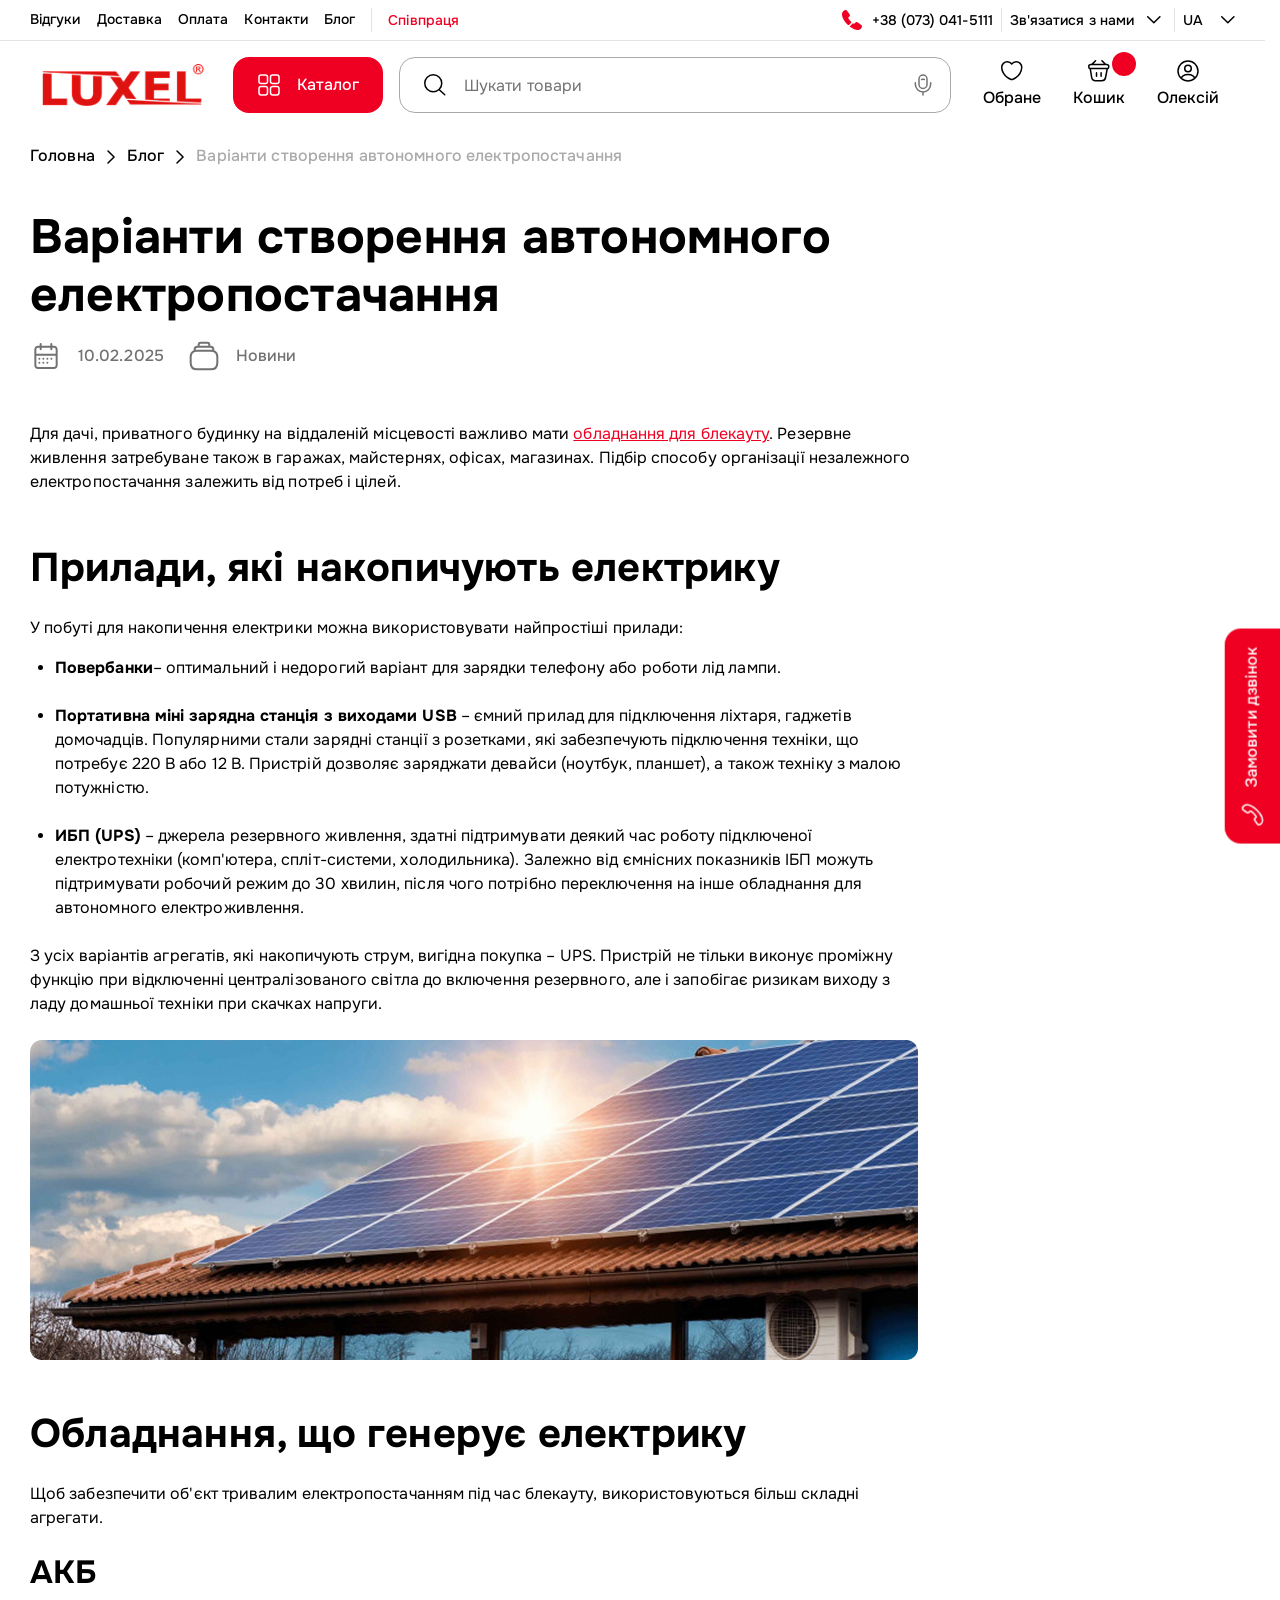
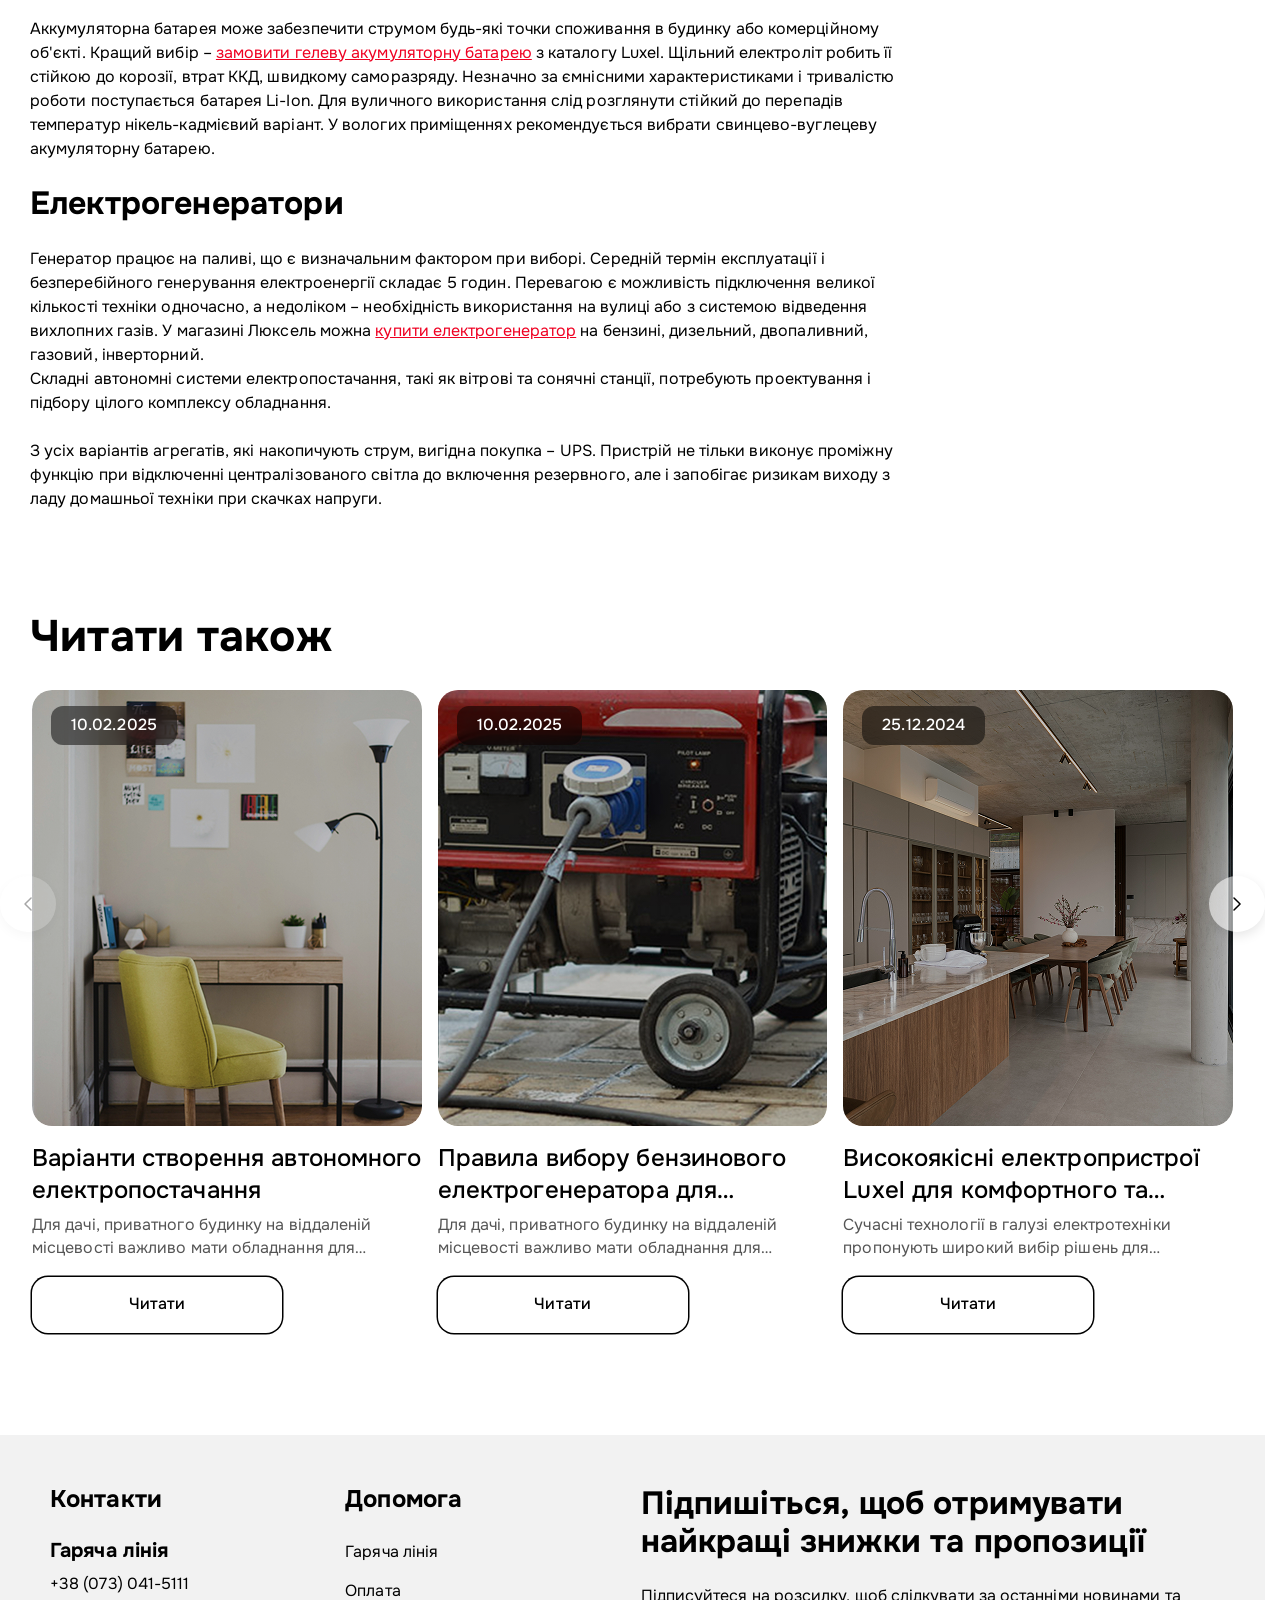
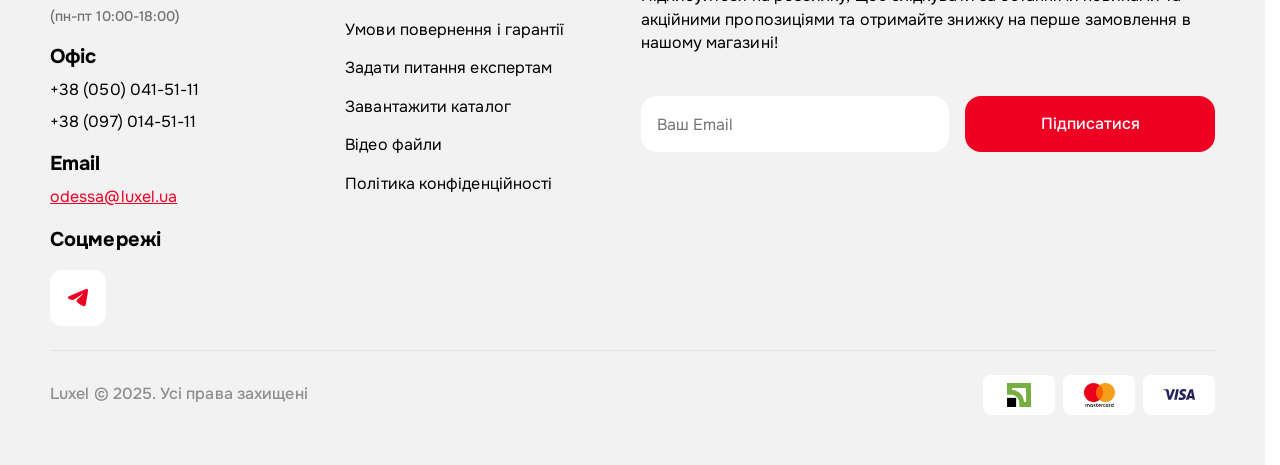
<file: article.html>
<!doctype html>
<html lang="en">

<head>
    <meta charset="UTF-8">
    <meta name="viewport" content="width=device-width, initial-scale=1.0">
    <meta http-equiv="X-UA-Compatible" content="ie=edge">
    <title>Luxel перший магазин електротоварів в Україні! | Blog</title>

    <link rel="stylesheet" href="styles/swiper-bundle.min.css">
    <link rel="stylesheet" href="./styles/main.css" />
</head>

<body data-js-header>
    <header class="header blog-hedaer">
        <div class="header__promo">
            <div class="header__promo-inner container">
                <nav class="header__promo-navigation">
                    <ul class="header__promo-navigation-list">
                        <li class="header__promo-navigation-item">
                            <a class="header__promo-navigation-link" href="/">Відгуки</a>
                        </li>
                        <li class="header__promo-navigation-item">
                            <a class="header__promo-navigation-link" href="/">Доставка</a>
                        </li>
                        <li class="header__promo-navigation-item">
                            <a class="header__promo-navigation-link" href="/">Оплата</a>
                        </li>
                        <li class="header__promo-navigation-item">
                            <a class="header__promo-navigation-link" href="/">Контакти</a>
                        </li>
                        <li class="header__promo-navigation-item">
                            <a class="header__promo-navigation-link" href="/">Блог</a>
                        </li>
                        <li class="header__promo-navigation-item header__promo-navigation-item--highlighted">
                            <a class="header__promo-navigation-link" href="/">Співпраця</a>
                        </li>
                    </ul>
                </nav>
                <div class="header__promo-contacts">
                    <a href="tel:+380730415111" class="header__promo-contacts-phone">
                        <img src="icons/phone.svg" width="24" height="24" alt="">
                        +38 (073) 041-5111
                    </a>
                    <div class="header__promo-dropdown">
                        <div class="header__promo-dropdown-header" onclick="toggleDropdown()">
                            <span class="header__promo-dropdown-text">Зв'язатися з нами</span>
                            <img src="icons/dropdown.svg" class="header__promo-dropdown-arrow" id="dropdownArrow"
                                width="14" height="8" alt="">
                        </div>

                        <div class="header__promo-dropdown-content" id="dropdownContent">
                            <ul class="header__promo-dropdown-content-list">
                                <li class="header__promo-dropdown-content-item">
                                    <a href="/"
                                        class="header__promo-dropdown-content-link header__promo-dropdown-content-link--viber">
                                        <img src="icons/viber.svg" width="24" height="24" alt="">
                                        Viber
                                    </a>
                                </li>
                                <li class="header__promo-dropdown-content-item">
                                    <button
                                        class="header__promo-dropdown-content-link header__promo-dropdown-content-link--chat">
                                        <img src="icons/chat.svg" width="24" height="24" alt="">
                                        Написати в чат
                                    </button>
                                </li>
                                <li class="header__promo-dropdown-content-item">
                                    <span
                                        class="header__promo-dropdown-content-link header__promo-dropdown-content-link--mail"
                                        id="openwriteUsModal">
                                        <img src="icons/mail.svg" width="24" height="24" alt="">
                                        Написати на пошту
                                    </span>
                                </li>
                                <li
                                    class="header__promo-dropdown-content-item header__promo-dropdown-content-item--phone">
                                    <div
                                        class="header__promo-dropdown-content-link header__promo-dropdown-content-link--phone">
                                        <img src="icons/phone-black.svg" width="24" height="24" alt="">
                                        <address class="header__promo-dropdown-address">
                                            <div class="header__promo-dropdown-address-col">
                                                <span class="header__promo-dropdown-address-label">Інтернет
                                                    магазин</span>
                                                <a href="tel:+380730415111"
                                                    class="header__promo-dropdown-address-link">+38 (073) 041-51-11</a>
                                            </div>
                                            <div class="header__promo-dropdown-address-col">
                                                <span class="header__promo-dropdown-address-label">Офіс</span>
                                                <a href="tel:+380500415111"
                                                    class="header__promo-dropdown-address-link">+38 (050) 041-51-11</a>
                                                <a href="tel:+380970145111"
                                                    class="header__promo-dropdown-address-link">+38 (097) 014-51-11</a>
                                            </div>
                                        </address>
                                <li class="header__promo-dropdown-content-item">
                                    <a href="mailto:odessa@luxel.ua"
                                        class="header__promo-dropdown-content-link header__promo-dropdown-content-link--email">
                                        <img src="icons/google.svg" width="24" height="24" alt="">
                                        <div class="header__promo-dropdown-content-info">
                                            <span class="header__promo-dropdown-content-label">Пошта</span>
                                            <span class="header__promo-dropdown-content-value">odessa@luxel.ua</span>
                                        </div>
                                    </a>
                                </li>
                            </ul>
                        </div>
                    </div>
                    <div class="header__promo-language-dropdown">
                        <div class="header__promo-language-dropdown-header" onclick="toggleDropdownLanguage()">
                            <span class="header__promo-language-dropdown-text" id="selectedLanguage">UA</span>
                            <img src="icons/dropdown.svg" class="header__promo-language-arrow"
                                id="dropdownArrowLanguage" width="14" height="8" alt="">
                        </div>

                        <div class="header__promo-language-dropdown-menu" id="dropdownMenuLanguage">
                            <div class="header__promo-language-dropdown-option active"
                                onclick="selectLanguage('UA', event)">
                                Українська
                            </div>
                            <div class="header__promo-language-dropdown-option" onclick="selectLanguage('RU', event)">
                                Русский
                            </div>
                            <div class="header__promo-language-dropdown-option" onclick="selectLanguage('EN', event)">
                                English
                            </div>
                        </div>
                    </div>
                </div>
            </div>
        </div>
        <div class="header__body">
            <div class="header__body-inner container">
                <a class="header__logo logo" href="/" aria-label="Home" title="Home">
                    <img class="logo__image" src="./images/logo.png" alt="" width="175" height="42" />
                </a>
                <button class="header__body-btn-catalog red-btn" id="catalogBtn">
                    <img src="icons/catalog-icons.svg" width="24" height="24" alt="">
                    Каталог
                </button>
                <div class="header__body-btn-search">
                    <span class="header__body-btn-search-icons">
                        <img src="icons/search.svg" width="22" height="22" alt="">
                    </span>
                    <form action="">
                        <input type="search" name="" id="" placeholder="Шукати товари">
                    </form>
                    <span class="header__body-btn-search-icons2">
                        <img src="icons/search-icon.svg" width="22" height="22" alt="">
                    </span>
                </div>
                <div class="header__body-btn-nav">
                    <button class="header__body-btn-nav-box" data-menu="favorites">
                        <img src="icons/icon1.svg" width="24" height="24" alt="">
                        <span class="header__body-btn-nav-text visible-desktop">Обране</span>
                    </button>
                    <button class="header__body-btn-nav-box" data-menu="cart">
                        <img src="icons/icon2.svg" width="24" height="24" alt="">
                        <span class="header__body-btn-nav-text visible-desktop">Кошик</span>
                        <span class="bascet-value"></span>
                    </button>
                    <button class="header__body-btn-nav-box" data-menu="account">
                        <img src="icons/icon3.svg" width="24" height="24" alt="">
                        <span class="header__body-btn-nav-text visible-desktop">Олексій</span>
                    </button>
                </div>
                <div class="header__promo-language-dropdown header__promo-language-dropdown--mobile">
                    <div class="header__promo-language-dropdown-header" onclick="toggleDropdownLanguage2()">
                        <span class="header__promo-language-dropdown-text" id="selectedLanguage2">UA</span>
                        <img src="icons/dropdown.svg" class="header__promo-language-arrow" id="dropdownArrowLanguage2"
                            width="14" height="8" alt="">
                    </div>

                    <div class="header__promo-language-dropdown-menu" id="dropdownMenuLanguage2">
                        <div class="header__promo-language-dropdown-option active"
                            onclick="selectLanguage('UA', event)">
                            Українська
                        </div>
                        <div class="header__promo-language-dropdown-option" onclick="selectLanguage('RU', event)">
                            Русский
                        </div>
                        <div class="header__promo-language-dropdown-option" onclick="selectLanguage('EN', event)">
                            English
                        </div>
                    </div>
                </div>
                <button class="header__burger-button burger-button visible-mobile" type="button" aria-label="Open menu"
                    title="Open menu" data-js-header-burger-button>
                    <span class="burger-button__line"></span>
                    <span class="burger-button__line"></span>
                    <span class="burger-button__line"></span>
                </button>
            </div>
        </div>
    </header>

    <main class="main-blog">
        <ul class="breadcrumbs-global container">
            <li class="breadcrumbs-global__item">
                <a href="/" class="breadcrumbs-global__link">Головна</a>
            </li>
            <li class="breadcrumbs-global__item">
                <a href="blog.html" class="breadcrumbs-global__link">Блог</a>
            </li>
            <li class="breadcrumbs-global__item">
                <span class="breadcrumbs-global__span">Варіанти створення автономного електропостачання</span>
            </li>
        </ul>

        <div class="article-page">
            <div class="article-page__inner container">
                <div class="article-page__container">
                    <h1>Варіанти створення автономного електропостачання</h1>
                    <div class="article-page-info">
                        <time datetime="10.02.2025" class="article-page-time">
                            <img src="icons/article-page-icons1.svg" width="32" height="32" alt="">
                            10.02.2025
                        </time>
                        <p class="article-page-rubrica">
                            <img src="icons/article-page-icons2.svg" width="32" height="32" alt="">
                            Новини
                        </p>
                    </div>
                    <div class="article-page__content">
                        <p>Для дачі, приватного будинку на віддаленій місцевості важливо мати <a href="/">обладнання для
                                блекауту</a>. Резервне живлення затребуване також в гаражах, майстернях, офісах,
                            магазинах. Підбір способу організації незалежного електропостачання залежить від потреб і
                            цілей.</p>
                        <div class="article-page__content-box">
                            <h2>Прилади, які накопичують електрику</h2>
                            <div class="article-page__content-text">
                                <p>У побуті для накопичення електрики можна використовувати найпростіші прилади:</p>
                                <ul>
                                    <li><strong>Повербанки</strong>– оптимальний і недорогий варіант для зарядки
                                        телефону або роботи лід лампи.</li>
                                    <li><strong>Портативна міні зарядна станція з виходами USB</strong> – ємний прилад
                                        для підключення ліхтаря, гаджетів домочадців. Популярними стали зарядні станції
                                        з розетками, які забезпечують підключення техніки, що потребує 220 В або 12 В.
                                        Пристрій дозволяє заряджати девайси (ноутбук, планшет), а також техніку з малою
                                        потужністю.</li>
                                    <li><strong>ИБП (UPS)</strong> – джерела резервного живлення, здатні підтримувати
                                        деякий час роботу підключеної електротехніки (комп'ютера, спліт-системи,
                                        холодильника). Залежно від ємнісних показників ІБП можуть підтримувати робочий
                                        режим до 30 хвилин, після чого потрібно переключення на інше обладнання для
                                        автономного електроживлення.</li>
                                </ul>
                            </div>
                            <p>З усіх варіантів агрегатів, які накопичують струм, вигідна покупка – UPS. Пристрій не
                                тільки виконує проміжну функцію при відключенні централізованого світла до включення
                                резервного, але і запобігає ризикам виходу з ладу домашньої техніки при скачках напруги.
                            </p>
                            <img src="images/article-image.jpg" width="888" height="320" alt="">
                        </div>
                        <div class="article-page__content-box">
                            <h2>Обладнання, що генерує електрику</h2>
                            <p>Щоб забезпечити об'єкт тривалим електропостачанням під час блекауту, використовуються
                                більш складні агрегати.</p>
                            <h3>АКБ</h3>
                            <p>Аккумуляторна батарея може забезпечити струмом будь-які точки споживання в будинку або
                                комерційному об'єкті. Кращий вибір – <a href="/">замовити гелеву акумуляторну
                                    батарею</a> з каталогу Luxel. Щільний електроліт робить її стійкою до корозії, втрат
                                ККД, швидкому саморазряду. Незначно за ємнісними характеристиками і тривалістю роботи
                                поступається батарея Li-Ion. Для вуличного використання слід розглянути стійкий до
                                перепадів температур нікель-кадмієвий варіант. У вологих приміщеннях рекомендується
                                вибрати свинцево-вуглецеву акумуляторну батарею.</p>
                            <h3>Електрогенератори</h3>
                            <p>Генератор працює на паливі, що є визначальним фактором при виборі. Середній термін
                                експлуатації і безперебійного генерування електроенергії складає 5 годин. Перевагою є
                                можливість підключення великої кількості техніки одночасно, а недоліком – необхідність
                                використання на вулиці або з системою відведення вихлопних газів. У магазині Люксель
                                можна
                                <a href="/">купити електрогенератор</a> на бензині, дизельний, двопаливний, газовий,
                                інверторний. <br>
                                Складні автономні системи електропостачання, такі як вітрові та сонячні станції,
                                потребують проектування і підбору цілого комплексу обладнання.
                            </p>
                            <p>З усіх варіантів агрегатів, які накопичують струм, вигідна покупка – UPS. Пристрій не
                                тільки виконує проміжну функцію при відключенні централізованого світла до включення
                                резервного, але і запобігає ризикам виходу з ладу домашньої техніки при скачках напруги.
                            </p>
                        </div>
                    </div>
                </div>
            </div>
        </div>

        <section class="blog article-page-blog">
            <div class="blog__inner container">
                <div class="blog__inner-header">
                    <h2>Читати також</h2>
                </div>
                <div class="blog__inner-body">
                    <div class="blog-content">
                        <div class="blog__slider swiper">
                            <div class="swiper-wrapper">
                                <div class="blog__slider-slide swiper-slide">
                                    <div class="blog__slider-box">
                                        <div class="blog__slider-image">
                                            <img src="images/blog-image1.jpg" width="436" height="436" alt=""
                                                loading="lazy">
                                            <time datetime="10.02.2025" class="blog__slider-date">10.02.2025</time>
                                        </div>
                                        <div class="blog__slider-content">
                                            <h3>Варіанти створення автономного електропостачання</h3>
                                            <p>Для дачі, приватного будинку на віддаленій місцевості важливо мати
                                                обладнання для блекауту.
                                                Резервне живлення затребуване також в гаражах, майстернях, офісах,
                                                магазинах. Підбір способу
                                                організації незалежного електропостачання залежить від потреб і цілей.
                                            </p>
                                        </div>
                                        <a href="" class="blog__slider-link">Читати</a>
                                    </div>
                                </div>
                                <div class="blog__slider-slide swiper-slide">
                                    <div class="blog__slider-box">
                                        <div class="blog__slider-image">
                                            <img src="images/blog-image2.jpg" width="436" height="436" alt=""
                                                loading="lazy">
                                            <time datetime="10.02.2025" class="blog__slider-date">10.02.2025</time>
                                        </div>
                                        <div class="blog__slider-content">
                                            <h3>Правила вибору бензинового електрогенератора для автономного
                                                електропостачання</h3>
                                            <p>Для дачі, приватного будинку на віддаленій місцевості важливо мати
                                                обладнання для блекауту.
                                                Резервне живлення затребуване також в гаражах, майстернях, офісах,
                                                магазинах. Підбір способу
                                                організації незалежного електропостачання залежить від потреб і цілей.
                                            </p>
                                        </div>
                                        <a href="" class="blog__slider-link">Читати</a>
                                    </div>
                                </div>
                                <div class="blog__slider-slide swiper-slide">
                                    <div class="blog__slider-box">
                                        <div class="blog__slider-image">
                                            <img src="images/blog-image3.jpg" width="436" height="436" alt=""
                                                loading="lazy">
                                            <time datetime="10.02.2025" class="blog__slider-date">25.12.2024</time>
                                        </div>
                                        <div class="blog__slider-content">
                                            <h3>Високоякісні електропристрої Luxel для комфортного та безпечного
                                                простору</h3>
                                            <p>Сучасні технології в галузі електротехніки пропонують широкий вибір
                                                рішень для покращення
                                                якості та зручності життя. Якщо ви шукаєте високоякісні електропристрої
                                                для прихованої
                                                установки, світлодіодне освітлення чи накладні розетки, то продукція
                                                Luxel стане чудовим
                                                вибором. Ці електротовари ідеально підходять для різних типів приміщень,
                                                від житлових до
                                                офісних, і відповідають європейським стандартам якості.</p>
                                        </div>
                                        <a href="" class="blog__slider-link">Читати</a>
                                    </div>
                                </div>
                                <div class="blog__slider-slide swiper-slide">
                                    <div class="blog__slider-box">
                                        <div class="blog__slider-image">
                                            <img src="images/blog-image1.jpg" width="436" height="436" alt=""
                                                loading="lazy">
                                            <time datetime="10.02.2025" class="blog__slider-date">10.02.2025</time>
                                        </div>
                                        <div class="blog__slider-content">
                                            <h3>Варіанти створення автономного електропостачання</h3>
                                            <p>Для дачі, приватного будинку на віддаленій місцевості важливо мати
                                                обладнання для блекауту.
                                                Резервне живлення затребуване також в гаражах, майстернях, офісах,
                                                магазинах. Підбір способу
                                                організації незалежного електропостачання залежить від потреб і цілей.
                                            </p>
                                        </div>
                                        <a href="" class="blog__slider-link">Читати</a>
                                    </div>
                                </div>
                                <div class="blog__slider-slide swiper-slide">
                                    <div class="blog__slider-box">
                                        <div class="blog__slider-image">
                                            <img src="images/blog-image2.jpg" width="436" height="436" alt=""
                                                loading="lazy">
                                            <time datetime="10.02.2025" class="blog__slider-date">10.02.2025</time>
                                        </div>
                                        <div class="blog__slider-content">
                                            <h3>Правила вибору бензинового електрогенератора для автономного
                                                електропостачання</h3>
                                            <p>Для дачі, приватного будинку на віддаленій місцевості важливо мати
                                                обладнання для блекауту.
                                                Резервне живлення затребуване також в гаражах, майстернях, офісах,
                                                магазинах. Підбір способу
                                                організації незалежного електропостачання залежить від потреб і цілей.
                                            </p>
                                        </div>
                                        <a href="" class="blog__slider-link">Читати</a>
                                    </div>
                                </div>
                                <div class="blog__slider-slide swiper-slide">
                                    <div class="blog__slider-box">
                                        <div class="blog__slider-image">
                                            <img src="images/blog-image3.jpg" width="436" height="436" alt=""
                                                loading="lazy">
                                            <time datetime="10.02.2025" class="blog__slider-date">25.12.2024</time>
                                        </div>
                                        <div class="blog__slider-content">
                                            <h3>Високоякісні електропристрої Luxel для комфортного та безпечного
                                                простору</h3>
                                            <p>Сучасні технології в галузі електротехніки пропонують широкий вибір
                                                рішень для покращення
                                                якості та зручності життя. Якщо ви шукаєте високоякісні електропристрої
                                                для прихованої
                                                установки, світлодіодне освітлення чи накладні розетки, то продукція
                                                Luxel стане чудовим
                                                вибором. Ці електротовари ідеально підходять для різних типів приміщень,
                                                від житлових до
                                                офісних, і відповідають європейським стандартам якості.</p>
                                        </div>
                                        <a href="" class="blog__slider-link">Читати</a>
                                    </div>
                                </div>
                            </div>
                        </div>
                        <div class="blog-swiper-prev swiper-button-prev slider-prev">
                            <img src="icons/prev.svg" width="24" height="24" alt="">
                        </div>
                        <div class="blog-swiper-next swiper-button-next slider-next">
                            <img src="icons/next.svg" width="24" height="24" alt="">
                        </div>
                    </div>
                </div>
                <div class="article-page-blog__mobile">
                    <div class="article-page-blog__card">
                        <div class="article-page-blog__card-img">
                            <img src="images/blog-image1.jpg" width="72" height="72" alt="">
                        </div>
                        <div class="article-page-blog__card-content">
                            <h3>Правила вибору бензинового електрогенератора для автономного електропостачання</h3>
                            <div class="article-page-blog__card-info">
                                <time datetime="10.02.2025" class="article-page-blog__card-time">10.02.2025</time>
                                <a href="" class="article-page-blog__card-link">Читати</a>
                            </div>
                        </div>
                    </div>
                    <div class="article-page-blog__card">
                        <div class="article-page-blog__card-img">
                            <img src="images/blog-image1.jpg" width="72" height="72" alt="">
                        </div>
                        <div class="article-page-blog__card-content">
                            <h3>Правила вибору бензинового електрогенератора для автономного електропостачання</h3>
                            <div class="article-page-blog__card-info">
                                <time datetime="10.02.2025" class="article-page-blog__card-time">10.02.2025</time>
                                <a href="" class="article-page-blog__card-link">Читати</a>
                            </div>
                        </div>
                    </div>
                    <div class="article-page-blog__card">
                        <div class="article-page-blog__card-img">
                            <img src="images/blog-image1.jpg" width="72" height="72" alt="">
                        </div>
                        <div class="article-page-blog__card-content">
                            <h3>Правила вибору бензинового електрогенератора для автономного електропостачання</h3>
                            <div class="article-page-blog__card-info">
                                <time datetime="10.02.2025" class="article-page-blog__card-time">10.02.2025</time>
                                <a href="" class="article-page-blog__card-link">Читати</a>
                            </div>
                        </div>
                    </div>
                </div>
            </div>
        </section>

    </main>

    <footer class="footer">
        <div class="footer__inner container">
            <div class="footer__logo">
                <a href="/" class="footer__logo-link">
                    <img src="images/black-logo.png" width="150" height="34" alt="Luxel footer logo">
                </a>
            </div>
            <div class="footer__content">
                <div class="footer__content-box">
                    <div class="footer__content-col">
                        <h3 class="footer__content-col-title">Контакти</h3>
                        <div class="footer__content-col-contact">
                            <h4>Гаряча лінія</h4>
                            <div class="footer__content-col-contact-row">
                                <a href="tel:+380730415111">+38 (073) 041-5111</a>
                                <span class="footer__content-col-contact-grafic">(пн-пт 10:00-18:00)</span>
                            </div>
                        </div>
                        <div class="footer__content-col-contact">
                            <h4>Офіс</h4>
                            <a href="tel:+380500415111">+38 (050) 041-51-11</a>
                            <a href="tel:+380970145111">+38 (097) 014-51-11</a>
                        </div>
                        <div class="footer__content-col-contact footer__content-col-contact--email">
                            <h4>Email</h4>
                            <a href="mailto:odessa@luxel.ua">odessa@luxel.ua</a>
                        </div>
                        <div class="footer__accordion">
                            <div class="footer__accordion-item">
                                <h3 class="footer__accordion-header">
                                    <button class="footer__accordion-button" type="button" aria-expanded="false"
                                        aria-controls="accordion-panel-1">
                                        <span class="footer__accordion-title">Про компанію</span>
                                        <span class="footer__accordion-icon" aria-hidden="true">
                                            <img src="icons/accardion-arrow.svg" width="24" height="24" alt="">
                                        </span>
                                    </button>
                                </h3>
                                <div class="footer__accordion-panel" id="accordion-panel-1" role="region"
                                    aria-labelledby="accordion-panel-1">
                                    <div class="footer__accordion-content">
                                        <ul class="footer__accordion-list">
                                            <li class="footer__accordion-list-item">
                                                <a href="#" class="footer__accordion-link">Доставка</a>
                                            </li>
                                            <li class="footer__accordion-list-item">
                                                <a href="#" class="footer__accordion-link">Оплата</a>
                                            </li>
                                            <li class="footer__accordion-list-item">
                                                <a href="#" class="footer__accordion-link">Умови повернення і
                                                    гарантії</a>
                                            </li>
                                            <li class="footer__accordion-list-item">
                                                <a href="#" class="footer__accordion-link">Задати питання експертам</a>
                                            </li>
                                            <li class="footer__accordion-list-item">
                                                <a href="#" class="footer__accordion-link">Завантажити каталог</a>
                                            </li>
                                            </li>
                                            <li class="footer__accordion-list-item">
                                                <a href="#" class="footer__accordion-link">Вiдео файли</a>
                                            </li>
                                            <li class="footer__accordion-list-item">
                                                <a href="#" class="footer__accordion-link">Політика конфіденційності</a>
                                            </li>
                                        </ul>
                                    </div>
                                </div>
                            </div>

                            <div class="footer__accordion-item">
                                <h3 class="footer__accordion-header">
                                    <button class="footer__accordion-button" type="button" aria-expanded="false"
                                        aria-controls="accordion-panel-2">
                                        <span class="footer__accordion-title">Послуги</span>
                                        <span class="footer__accordion-icon" aria-hidden="true">
                                            <img src="icons/accardion-arrow.svg" width="24" height="24" alt="">
                                        </span>
                                    </button>
                                </h3>
                                <div class="footer__accordion-panel" id="accordion-panel-2" role="region"
                                    aria-labelledby="accordion-panel-2">
                                    <div class="footer__accordion-content">
                                        <ul class="footer__accordion-list">
                                            <li class="footer__accordion-list-item">
                                                <a href="#" class="footer__accordion-link">Консультації</a>
                                            </li>
                                            <li class="footer__accordion-list-item">
                                                <a href="#" class="footer__accordion-link">Розробка</a>
                                            </li>
                                            <li class="footer__accordion-list-item">
                                                <a href="#" class="footer__accordion-link">Підтримка</a>
                                            </li>
                                        </ul>
                                    </div>
                                </div>
                            </div>
                        </div>
                        <div class="footer__content-col-contact footer__content-col-contact--social">
                            <h4>Соцмережі</h4>
                            <a href="https://t.me/yourchannel" target="_blank" aria-label="Телеграм">
                                <img src="icons/tg-red.svg" width="21" height="18" alt="">
                            </a>
                        </div>
                    </div>
                    <div class="footer__content-col footer__content-col--descktop">
                        <h3 class="footer__content-col-title">Допомога</h3>
                        <ul class="footer__content-list">
                            <li class="footer__content-item">
                                <a href="" class="footer__content-link">Гаряча лінія</a>
                            </li>
                            <li class="footer__content-item">
                                <a href="" class="footer__content-link">Оплата</a>
                            </li>
                            <li class="footer__content-item">
                                <a href="" class="footer__content-link">Умови повернення і гарантії</a>
                            </li>
                            <li class="footer__content-item">
                                <a href="" class="footer__content-link">Задати питання експертам</a>
                            </li>
                            <li class="footer__content-item">
                                <a href="" class="footer__content-link">Завантажити каталог</a>
                            </li>
                            <li class="footer__content-item">
                                <a href="" class="footer__content-link">Вiдео файли</a>
                            </li>
                            <li class="footer__content-item">
                                <a href="" class="footer__content-link">Політика конфіденційності</a>
                            </li>
                        </ul>
                    </div>
                </div>
                <div class="footer__content-help">
                    <h3>Підпишіться, щоб отримувати найкращі знижки та пропозиції</h3>
                    <p>Підписуйтеся на розсилку, щоб слідкувати за останніми новинами та акційними пропозиціями та
                        отримайте
                        знижку на перше замовлення в нашому магазині! </p>
                    <form action="" class="footer-form">
                        <input type="email" name="eamil" id="footerEmail" placeholder="Ваш Email" required>
                        <button type="submit" class="footer-btn red-btn">Підписатися</button>
                    </form>
                </div>
            </div>
            <div class="footer__bottom">
                <p class="footer__bottom-copiright">Luxel © 2025. Усі права захищені</p>
                <ul class="footer__bottom-list">
                    <li class="footer__bottom-item">
                        <img src="icons/bank1.svg" width="22" height="22" alt="">
                    </li>
                    <li class="footer__bottom-item">
                        <img src="icons/bank2.svg" width="22" height="22" alt="">
                    </li>
                    <li class="footer__bottom-item">
                        <img src="icons/bank3.svg" width="22" height="22" alt="">
                    </li>
                </ul>
            </div>
        </div>
    </footer>

    <div class="request-call">
        <button class="request-call-btn" id="requestCallBtn">
            <img src="icons/phone-white.svg" width="22" height="22" alt="">
            Замовити дзвінок
        </button>
    </div>


    <!-- Модалка с формой -->
    <div class="modal" id="callModal">
        <div class="modal__content">
            <button class="modal__close" id="closeModal">
                <img src="icons/close-black.svg" width="13" height="13" alt="">
            </button>
            <h2 class="modal__title">Замовити дзвінок</h2>
            <p class="modal__text">Залиште свій номер, ми перетелефонуємо вам якнайшвидше.</p>
            <form class="modal__form" id="callForm">
                <div class="modal__form-col">
                    <label for="name" class="label-required">Ім’я</label>
                    <input type="text" name="name" id="name" placeholder="Ваше ім’я" required>
                </div>
                <div class="modal__form-col">
                    <label for="phone" class="label-required">Номер телефону</label>
                    <input type="tel" name="phone" id="phone" placeholder="+380" required>
                    <span class="novalid-style">Невірний формат номеру телефона</span>
                </div>

                <button type="submit" class="modal__form-btn">Замовити дзвінок</button>
            </form>
        </div>
    </div>

    <!-- Модалка с формой -->
    <div class="modal" id="writeUs">
        <div class="modal__content">
            <div class="modal__content-header">
                <h2 class="modal__title">Напишіть нам</h2>
                <button class="modal__close" id="closeModal2">
                    <img src="icons/close-black.svg" width="13" height="13" alt="">
                </button>
            </div>
            <form class="modal__form" id="callForm2">
                <div class="modal__form-col">
                    <label for="name" class="label-required">Ім’я</label>
                    <input type="text" name="name" id="name-write" placeholder="Ваше ім’я" required>
                </div>
                <div class="modal__form-col">
                    <label for="Email" class="label-required">Email</label>
                    <input type="email" name="Email" id="Email" placeholder="Ваш email" required>
                    <span class="novalid-style">Невірний формат Email</span>
                </div>
                <div class="modal__form-col">
                    <label for="thema" class="label-required">Тема</label>
                    <input type="text" name="thema" id="thema" placeholder="Опишіть коротко тему повідомлення" required>
                </div>
                <div class="modal__form-col">
                    <label for="message" class="label-required">Ваше повідомлення</label>
                    <textarea name="message" id="message" placeholder="Опишіть детальніше ваш запит"></textarea>
                </div>

                <button type="submit" class="modal__form-btn">Надіслати</button>
                <span class="modal__form-info">Натискаючи кнопку «Відправитит», ви надаєте свою згоду на обробку
                    персональних
                    даних. Правила обробки ваших даних можна ознайомитися в <a href="/"
                        class="modal__form-politic">Політиці
                        конфіденційності</a>.</span>
            </form>
        </div>
    </div>

    <!-- Модалка с благодарностью -->
    <div class="modal" id="successModal">
        <div class="modal__content">
            <img src="icons/success.svg" width="40" height="40" alt="">
            <p class="modal__text">Ваше повідомлення було успішно відправлено! Ми якнайшвидше зв’яжемося з вами.</p>
        </div>
    </div>

    <!-- Меню на мобильном устройстве -->
    <nav class="mobile-nav">
        <div class="mobile-nav__item mobile-nav__item--active">
            <button type="button" data-nav="home">
                <img src="icons/home.svg" width="24" height="24" alt="">
                Головна
            </button>
        </div>
        <div class="mobile-nav__item">
            <button type="button" data-menu="catalog">
                <img src="icons/catalog-icons.svg" width="24" height="24" alt="">
                Каталог
            </button>
        </div>
        <div class="mobile-nav__item">
            <button type="button" data-menu="cart">
                <span class="bascet-value"></span>
                <img src="icons/icon2.svg" width="24" height="24" alt="">
                Кошик
            </button>
        </div>
        <div class="mobile-nav__item">
            <button type="button" data-menu="favorites">
                <img src="icons/icon1.svg" width="24" height="24" alt="">
                Обране
            </button>
        </div>
        <div class="mobile-nav__item">
            <button type="button" data-menu="account">
                <img src="icons/icon3.svg" width="24" height="24" alt="">
                Аккаунт
            </button>
        </div>
    </nav>

    <div class="overflow-hidden"></div>

    <div class="header__overlay" data-js-header-overlay>
        <div class="header-burger__menu">
            <div class="header-burger__menu-top">
                <a class="header__logo logo" href="/" aria-label="Home" title="Home">
                    <img class="logo__image" src="./images/logo.png" alt="" width="175" height="42" />
                </a>
                <button class="header-burger__menu-close">
                    <img src="icons/close-black.svg" width="13" height="13" alt="">
                </button>
            </div>
            <ul class="header-burger__menu-main">
                <li class="header-burger__menu-main-list">
                    <a href="/" class="header-burger__menu-main-link">Відгуки</a>
                </li>
                <li class="header-burger__menu-main-list">
                    <a href="/" class="header-burger__menu-main-link">Доставка</a>
                </li>
                <li class="header-burger__menu-main-list">
                    <a href="/" class="header-burger__menu-main-link">Оплата</a>
                </li>
                <li class="header-burger__menu-main-list">
                    <a href="/" class="header-burger__menu-main-link">Контакти</a>
                </li>
                <li class="header-burger__menu-main-list">
                    <a href="/" class="header-burger__menu-main-link">Блог</a>
                </li>
                <li class="header-burger__menu-main-list">
                    <a href="/"
                        class="header-burger__menu-main-link header-burger__menu-main-link--active">Співпраця</a>
                </li>
            </ul>
            <div class="header-burger__menu-contact">
                <h3>Зв’язатися з нами</h3>
                <div class="header-burger__menu-contact-box">
                    <div class="header-burger__menu-contact-col">
                        <a href="tel:+380730415111">+38 (073) 041-5111</a>
                        <span>Пн-Пт: 09:00 - 17:00</span>
                    </div>
                    <ul class="header-burger__menu-contact-social">
                        <li class="header-burger__menu-contacts">
                            <a href="/"
                                class="header-burger__menu-contact-item header-burger__menu-contact-item--viber">
                                <img src="icons/viber.svg" alt="">
                            </a>
                        </li>
                        <li class="header-burger__menu-contacts">
                            <a href="/"
                                class="header-burger__menu-contact-item header-burger__menu-contact-item--phone">
                                <img src="icons/phone-white.svg" alt="">
                            </a>
                        </li>
                    </ul>
                </div>
            </div>
            <button class="header-burger__menu-btn">Підтримка</button>
            <div class="header-burger__menu-top-hidden">
                <button class="header-burger__menu-top-back" id="back1">Задати питання</button>
                <ul class="header-burger__menu-top-hidden-list">
                    <li class="header-burger__menu-top-hidden-item">
                        <button class="header-burger__menu-top-hidden-link">
                            <img src="icons/link-hidden1.svg" width="22" height="21" alt="">
                            Написати в чат</button>
                    </li>
                    <li class="header-burger__menu-top-hidden-item">
                        <button class="header-burger__menu-top-hidden-link" id="burgerform">
                            <img src="icons/link-hidden2.svg" width="22" height="21" alt="">
                            Написати на пошту</button>
                    </li>
                </ul>

                <div class="header-burger__menu-top-hidden-email">
                    <button class="header-burger__menu-top-back" id="back2">Напишіть нам</button>
                    <div class="modal__content">
                        <form class="modal__form" id="callFormBurger">
                            <div class="modal__form-col">
                                <label for="name" class="label-required">Ім’я</label>
                                <input type="text" name="name" id="name-write" placeholder="Ваше ім’я" required>
                            </div>
                            <div class="modal__form-col">
                                <label for="Email" class="label-required">Ваш email</label>
                                <input type="email" name="Email" id="Email" placeholder="Ваш email" required>
                                <span class="novalid-style">Невірний формат Email</span>
                            </div>
                            <div class="modal__form-col">
                                <label for="thema" class="label-required">Тема</label>
                                <input type="text" name="thema" id="thema"
                                    placeholder="Опишіть коротко тему повідомлення" required>
                            </div>
                            <div class="modal__form-col">
                                <label for="message" class="label-required">Ваше повідомлення</label>
                                <textarea name="message" id="message"
                                    placeholder="Опишіть детальніше ваш запит"></textarea>
                            </div>
                            <span class="modal__form-info">Натискаючи кнопку «Надіслати», ви надаєте свою згоду на
                                обробку
                                персональних
                                даних. Правила обробки ваших даних можна ознайомитися в <a href="/"
                                    class="modal__form-politic">Політиці
                                    конфіденційності</a>.</span>
                            <button type="submit" class="modal__form-btn">Надіслати</button>
                        </form>
                    </div>
                </div>
            </div>
        </div>
    </div>


    <!-- Overlay -->
    <div class="overlay"></div>

    <!-- Меню Каталог -->
    <div class="slide-menu" id="catalog-menu">
        <div class="header-burger__menu">
            <div class="header-burger__menu-top">
                <a class="header__logo logo" href="/" aria-label="Home" title="Home">
                    <img class="logo__image" src="./images/logo.png" alt="" width="175" height="42" />
                </a>
                <button class="slide-menu__close header-burger__menu-close" data-close="catalog-menu"><img
                        src="icons/close-black.svg" width="13" height="13" alt=""></button>
            </div>
            <div class="header-burger__menu-main">
                <ul class="menu-list">
                    <li class="header-burger__menu-main-item">
                        <a href="/" class="header-burger__menu-main-link" data-submenu="lamps">
                            <div class="header-burger__menu-main-icon">
                                <img src="images/menu-image1.png" alt="LED Lампи" loading="lazy" width="56" height="56">
                            </div>
                            <div class="header-burger__menu-main-content">
                                <strong class="header-burger__menu-main-title">Світлові (LED) Лампи</strong>
                                <span class="header-burger__menu-main-count">128 товарів</span>
                            </div>
                        </a>
                    </li>
                    <li class="header-burger__menu-main-list">
                        <a href="/" class="header-burger__menu-main-link" data-submenu="ledLighting">
                            <div class="header-burger__menu-main-icon">
                                <img src="images/menu-image2.png" alt="LED Lампи" loading="lazy" width="56" height="56">
                            </div>
                            <div class="header-burger__menu-main-content">
                                <strong class="header-burger__menu-main-title">Світодіодне (LED) Освітлення</strong>
                                <span class="header-burger__menu-main-count">211 товарів</span>
                            </div>
                        </a>
                    </li>
                    <li class="header-burger__menu-main-list">
                        <a href="/" class="header-burger__menu-main-link">
                            <div class="header-burger__menu-main-icon">
                                <img src="images/menu-image3.png" alt="LED Lампи" loading="lazy" width="56" height="56">
                            </div>
                            <div class="header-burger__menu-main-content">
                                <strong class="header-burger__menu-main-title">Світодіодне Фітоосвітлення</strong>
                                <span class="header-burger__menu-main-count">90 товарів</span>
                            </div>
                        </a>
                    </li>
                    <li class="header-burger__menu-main-list">
                        <a href="/" class="header-burger__menu-main-link">
                            <div class="header-burger__menu-main-icon">
                                <img src="images/menu-image4.png" alt="LED Lампи" loading="lazy" width="56" height="56">
                            </div>
                            <div class="header-burger__menu-main-content">
                                <strong class="header-burger__menu-main-title">Електро-фурнітура</strong>
                                <span class="header-burger__menu-main-count">97 товарів</span>
                            </div>
                        </a>
                    </li>
                    <li class="header-burger__menu-main-list">
                        <a href="/" class="header-burger__menu-main-link">
                            <div class="header-burger__menu-main-icon">
                                <img src="images/menu-image5.png" alt="LED Lампи" loading="lazy" width="56" height="56">
                            </div>
                            <div class="header-burger__menu-main-content">
                                <strong class="header-burger__menu-main-title">WiFi смарт товари</strong>
                                <span class="header-burger__menu-main-count">75 товарів</span>
                            </div>
                        </a>
                    </li>
                    <li class="header-burger__menu-main-list">
                        <a href="/" class="header-burger__menu-main-link">
                            <div class="header-burger__menu-main-icon">
                                <img src="images/menu-image6.png" alt="LED Lампи" loading="lazy" width="56" height="56">
                            </div>
                            <div class="header-burger__menu-main-content">
                                <strong class="header-burger__menu-main-title">Подовжувачі</strong>
                                <span class="header-burger__menu-main-count">34 товарів</span>
                            </div>
                        </a>
                    </li>
                    <li class="header-burger__menu-main-list">
                        <a href="/" class="header-burger__menu-main-link">
                            <div class="header-burger__menu-main-icon">
                                <img src="images/menu-image7.png" alt="LED Lампи" loading="lazy" width="56" height="56">
                            </div>
                            <div class="header-burger__menu-main-content">
                                <strong class="header-burger__menu-main-title">Аксесуари</strong>
                                <span class="header-burger__menu-main-count">213 товарів</span>
                            </div>
                        </a>
                    </li>
                </ul>
            </div>
        </div>
    </div>

    <!-- Підменю -->
    <div class="submenu" id="submenu-lamps">
        <div class="submenu__header">
            <button class="submenu__back header-burger__menu-top-back" data-back="lamps">Світлові (LED) Лампи</button>
        </div>
        <ul class="header-burger__menu-top-hidden-list">
            <li class="header-burger__menu-top-hidden-item">
                <a href="catalog.html" class="header-burger__menu-top-hidden-link">LED Лампи побутові</a>
            </li>
            <li class="header-burger__menu-top-hidden-item">
                <a href="catalog.html" class="header-burger__menu-top-hidden-link">LED Лампи середньої потужності</a>
            </li>
            <li class="header-burger__menu-top-hidden-item">
                <a href="catalog.html" class="header-burger__menu-top-hidden-link">LED Лампи високої потужності</a>
            </li>
            <li class="header-burger__menu-top-hidden-item">
                <a href="catalog.html" class="header-burger__menu-top-hidden-link">LED Філаментні лампи</a>
            </li>
            <li class="header-burger__menu-top-hidden-item">
                <a href="catalog.html" class="header-burger__menu-top-hidden-link">LED Низьковольтні лампи</a>
            </li>
            <li class="header-burger__menu-top-hidden-item">
                <a href="catalog.html" class="header-burger__menu-top-hidden-link">LED Лампи T8</a>
            </li>
        </ul>
    </div>

    <!-- Підменю -->
    <div class="submenu" id="submenu-ledLighting">
        <div class="submenu__header">
            <button class="submenu__back header-burger__menu-top-back" data-back="ledLighting">Світлові (LED)
                Лампи</button>
        </div>
        <ul class="header-burger__menu-top-hidden-list">
            <li class="header-burger__menu-top-hidden-item">
                <a href="catalog.html" class="header-burger__menu-top-hidden-link">LED Лампи побутові</a>
            </li>
            <li class="header-burger__menu-top-hidden-item">
                <a href="catalog.html" class="header-burger__menu-top-hidden-link">LED Лампи середньої потужності</a>
            </li>
            <li class="header-burger__menu-top-hidden-item">
                <a href="catalog.html" class="header-burger__menu-top-hidden-link">LED Лампи високої потужності</a>
            </li>
            <li class="header-burger__menu-top-hidden-item">
                <a href="catalog.html" class="header-burger__menu-top-hidden-link">LED Філаментні лампи</a>
            </li>
            <li class="header-burger__menu-top-hidden-item">
                <a href="catalog.html" class="header-burger__menu-top-hidden-link">LED Низьковольтні лампи</a>
            </li>
            <li class="header-burger__menu-top-hidden-item">
                <a href="catalog.html" class="header-burger__menu-top-hidden-link">LED Лампи T8</a>
            </li>
        </ul>
    </div>



    <!-- Меню Обране -->
    <div class="slide-menu" id="favorites-menu">
        <div class="slide-menu__header">
            <div class="slide-menu__title">Обране</div>
            <button class="slide-menu__close" data-close="favorites-menu">&times;</button>
        </div>
        <div class="slide-menu__content">
            <div style="padding: 20px; text-align: center; color: #999;">
                <p>Немає обраних товарів</p>
            </div>
        </div>
    </div>

    <!-- Меню Аккаунт -->
    <div class="slide-menu" id="account-menu">
        <div class="slide-menu__header">
            <div class="slide-menu__title">Аккаунт</div>
            <button class="slide-menu__close" data-close="account-menu">&times;</button>
        </div>
        <div class="slide-menu__content">
            <ul class="menu-list">
                <li class="menu-list__item">
                    <a href="#" class="menu-list__link">Профіль</a>
                </li>
                <li class="menu-list__item">
                    <a href="#" class="menu-list__link">Мої замовлення</a>
                </li>
                <li class="menu-list__item">
                    <a href="#" class="menu-list__link">Адреси доставки</a>
                </li>
                <li class="menu-list__item">
                    <a href="#" class="menu-list__link">Налаштування</a>
                </li>
                <li class="menu-list__item">
                    <a href="#" class="menu-list__link">Вийти</a>
                </li>
            </ul>
        </div>
    </div>


    <div class="sort-popup" id="sortPopup">
        <div class="sort-popup__header">
            <h3 class="sort-popup__title">Сортувати</h3>
            <button class="sort-popup__close">
                <img src="icons/close-black.svg" width="13" height="13" alt="">
            </button>
        </div>
        <ul class="sort-popup__list">
            <li class="sort-popup__item">
                <label class="sort-popup__label">
                    <span class="sort-popup__text">За популярністю</span>
                    <input type="radio" name="sort" value="popularity" class="sort-popup__radio" checked>
                </label>
            </li>
            <li class="sort-popup__item">
                <label class="sort-popup__label">
                    <span class="sort-popup__text">Від дешевших</span>
                    <input type="radio" name="sort" value="price-asc" class="sort-popup__radio">
                </label>
            </li>
            <li class="sort-popup__item">
                <label class="sort-popup__label">
                    <span class="sort-popup__text">Від дорожчих</span>
                    <input type="radio" name="sort" value="price-desc" class="sort-popup__radio">
                </label>
            </li>
            <li class="sort-popup__item">
                <label class="sort-popup__label">
                    <span class="sort-popup__text">Спочатку зі знижками</span>
                    <input type="radio" name="sort" value="discount" class="sort-popup__radio">
                </label>
            </li>
        </ul>
    </div>

</body>


<script src="scripts/jquery-3.7.0.min.js"></script>
<script src="scripts/swiper-bundle.min.js"></script>
<script src="scripts/jquery.maskedinput.js"></script>
<script src="scripts/script.js"></script>



</html>
</file>
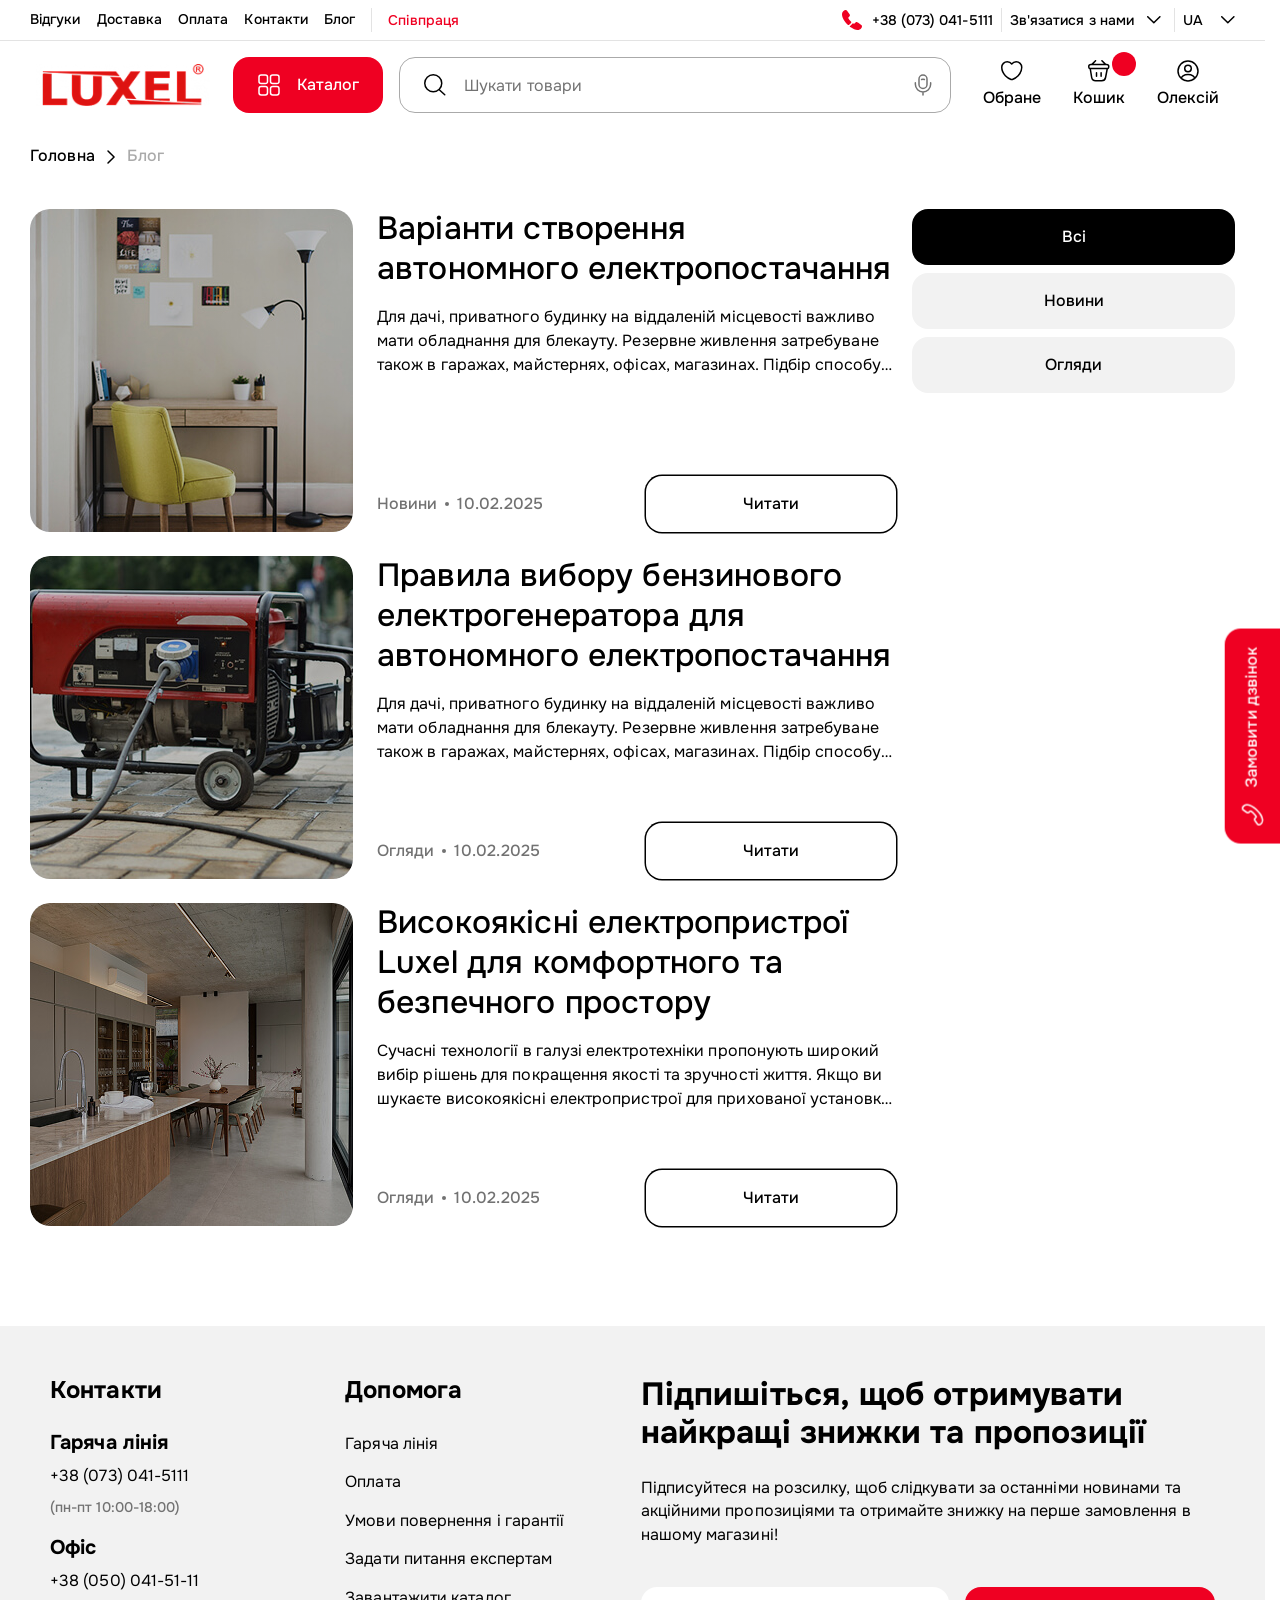
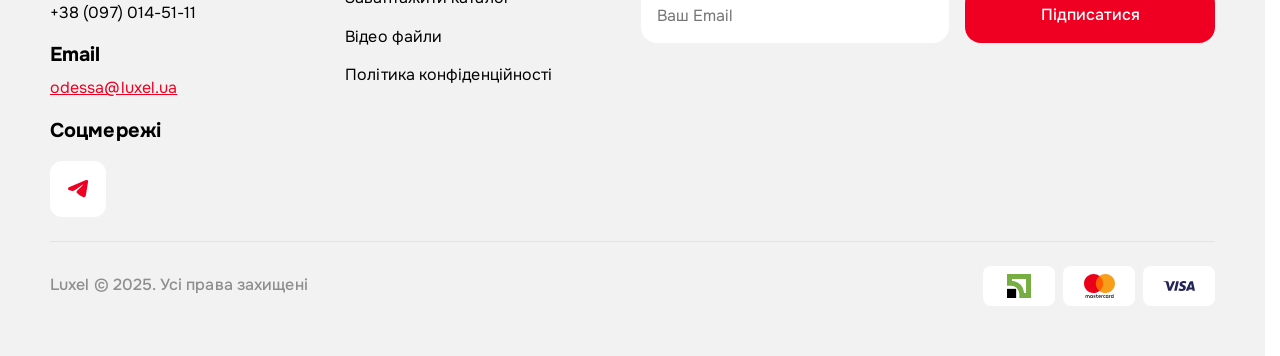
<file: blog.html>
<!doctype html>
<html lang="en">

<head>
  <meta charset="UTF-8">
  <meta name="viewport" content="width=device-width, initial-scale=1.0">
  <meta http-equiv="X-UA-Compatible" content="ie=edge">
  <title>Luxel перший магазин електротоварів в Україні! | Blog</title>

  <link rel="stylesheet" href="styles/swiper-bundle.min.css">
  <link rel="stylesheet" href="./styles/main.css" />
</head>

<body data-js-header>
  <header class="header blog-hedaer">
    <div class="header__promo">
      <div class="header__promo-inner container">
        <nav class="header__promo-navigation">
          <ul class="header__promo-navigation-list">
            <li class="header__promo-navigation-item">
              <a class="header__promo-navigation-link" href="/">Відгуки</a>
            </li>
            <li class="header__promo-navigation-item">
              <a class="header__promo-navigation-link" href="/">Доставка</a>
            </li>
            <li class="header__promo-navigation-item">
              <a class="header__promo-navigation-link" href="/">Оплата</a>
            </li>
            <li class="header__promo-navigation-item">
              <a class="header__promo-navigation-link" href="/">Контакти</a>
            </li>
            <li class="header__promo-navigation-item">
              <a class="header__promo-navigation-link" href="/">Блог</a>
            </li>
            <li class="header__promo-navigation-item header__promo-navigation-item--highlighted">
              <a class="header__promo-navigation-link" href="/">Співпраця</a>
            </li>
          </ul>
        </nav>
        <div class="header__promo-contacts">
          <a href="tel:+380730415111" class="header__promo-contacts-phone">
            <img src="icons/phone.svg" width="24" height="24" alt="">
            +38 (073) 041-5111
          </a>
          <div class="header__promo-dropdown">
            <div class="header__promo-dropdown-header" onclick="toggleDropdown()">
              <span class="header__promo-dropdown-text">Зв'язатися з нами</span>
              <img src="icons/dropdown.svg" class="header__promo-dropdown-arrow" id="dropdownArrow" width="14"
                height="8" alt="">
            </div>

            <div class="header__promo-dropdown-content" id="dropdownContent">
              <ul class="header__promo-dropdown-content-list">
                <li class="header__promo-dropdown-content-item">
                  <a href="/" class="header__promo-dropdown-content-link header__promo-dropdown-content-link--viber">
                    <img src="icons/viber.svg" width="24" height="24" alt="">
                    Viber
                  </a>
                </li>
                <li class="header__promo-dropdown-content-item">
                  <button class="header__promo-dropdown-content-link header__promo-dropdown-content-link--chat">
                    <img src="icons/chat.svg" width="24" height="24" alt="">
                    Написати в чат
                  </button>
                </li>
                <li class="header__promo-dropdown-content-item">
                  <span class="header__promo-dropdown-content-link header__promo-dropdown-content-link--mail"
                    id="openwriteUsModal">
                    <img src="icons/mail.svg" width="24" height="24" alt="">
                    Написати на пошту
                  </span>
                </li>
                <li class="header__promo-dropdown-content-item header__promo-dropdown-content-item--phone">
                  <div class="header__promo-dropdown-content-link header__promo-dropdown-content-link--phone">
                    <img src="icons/phone-black.svg" width="24" height="24" alt="">
                    <address class="header__promo-dropdown-address">
                      <div class="header__promo-dropdown-address-col">
                        <span class="header__promo-dropdown-address-label">Інтернет магазин</span>
                        <a href="tel:+380730415111" class="header__promo-dropdown-address-link">+38 (073) 041-51-11</a>
                      </div>
                      <div class="header__promo-dropdown-address-col">
                        <span class="header__promo-dropdown-address-label">Офіс</span>
                        <a href="tel:+380500415111" class="header__promo-dropdown-address-link">+38 (050) 041-51-11</a>
                        <a href="tel:+380970145111" class="header__promo-dropdown-address-link">+38 (097) 014-51-11</a>
                      </div>
                    </address>
                <li class="header__promo-dropdown-content-item">
                  <a href="mailto:odessa@luxel.ua"
                    class="header__promo-dropdown-content-link header__promo-dropdown-content-link--email">
                    <img src="icons/google.svg" width="24" height="24" alt="">
                    <div class="header__promo-dropdown-content-info">
                      <span class="header__promo-dropdown-content-label">Пошта</span>
                      <span class="header__promo-dropdown-content-value">odessa@luxel.ua</span>
                    </div>
                  </a>
                </li>
              </ul>
            </div>
          </div>
          <div class="header__promo-language-dropdown">
            <div class="header__promo-language-dropdown-header" onclick="toggleDropdownLanguage()">
              <span class="header__promo-language-dropdown-text" id="selectedLanguage">UA</span>
              <img src="icons/dropdown.svg" class="header__promo-language-arrow" id="dropdownArrowLanguage" width="14"
                height="8" alt="">
            </div>

            <div class="header__promo-language-dropdown-menu" id="dropdownMenuLanguage">
              <div class="header__promo-language-dropdown-option active" onclick="selectLanguage('UA', event)">
                Українська
              </div>
              <div class="header__promo-language-dropdown-option" onclick="selectLanguage('RU', event)">
                Русский
              </div>
              <div class="header__promo-language-dropdown-option" onclick="selectLanguage('EN', event)">
                English
              </div>
            </div>
          </div>
        </div>
      </div>
    </div>
    <div class="header__body">
      <div class="header__body-inner container">
        <a class="header__logo logo" href="/" aria-label="Home" title="Home">
          <img class="logo__image" src="./images/logo.png" alt="" width="175" height="42" />
        </a>
        <button class="header__body-btn-catalog red-btn" id="catalogBtn">
          <img src="icons/catalog-icons.svg" width="24" height="24" alt="">
          Каталог
        </button>
        <div class="header__body-btn-search">
          <span class="header__body-btn-search-icons">
            <img src="icons/search.svg" width="22" height="22" alt="">
          </span>
          <form action="">
            <input type="search" name="" id="" placeholder="Шукати товари">
          </form>
          <span class="header__body-btn-search-icons2">
            <img src="icons/search-icon.svg" width="22" height="22" alt="">
          </span>
        </div>
        <div class="header__body-btn-nav">
          <button class="header__body-btn-nav-box" data-menu="favorites">
            <img src="icons/icon1.svg" width="24" height="24" alt="">
            <span class="header__body-btn-nav-text visible-desktop">Обране</span>
          </button>
          <button class="header__body-btn-nav-box" data-menu="cart">
            <img src="icons/icon2.svg" width="24" height="24" alt="">
            <span class="header__body-btn-nav-text visible-desktop">Кошик</span>
            <span class="bascet-value"></span>
          </button>
          <button class="header__body-btn-nav-box" data-menu="account">
            <img src="icons/icon3.svg" width="24" height="24" alt="">
            <span class="header__body-btn-nav-text visible-desktop">Олексій</span>
          </button>
        </div>
        <div class="header__promo-language-dropdown header__promo-language-dropdown--mobile">
          <div class="header__promo-language-dropdown-header" onclick="toggleDropdownLanguage2()">
            <span class="header__promo-language-dropdown-text" id="selectedLanguage2">UA</span>
            <img src="icons/dropdown.svg" class="header__promo-language-arrow" id="dropdownArrowLanguage2" width="14"
              height="8" alt="">
          </div>

          <div class="header__promo-language-dropdown-menu" id="dropdownMenuLanguage2">
            <div class="header__promo-language-dropdown-option active" onclick="selectLanguage('UA', event)">
              Українська
            </div>
            <div class="header__promo-language-dropdown-option" onclick="selectLanguage('RU', event)">
              Русский
            </div>
            <div class="header__promo-language-dropdown-option" onclick="selectLanguage('EN', event)">
              English
            </div>
          </div>
        </div>
        <button class="header__burger-button burger-button visible-mobile" type="button" aria-label="Open menu"
          title="Open menu" data-js-header-burger-button>
          <span class="burger-button__line"></span>
          <span class="burger-button__line"></span>
          <span class="burger-button__line"></span>
        </button>
      </div>
    </div>
  </header>

  <main class="main-blog">
    <ul class="breadcrumbs-global container">
        <li class="breadcrumbs-global__item">
            <a href="/" class="breadcrumbs-global__link">Головна</a>
        </li>
        <li class="breadcrumbs-global__item">
            <span class="breadcrumbs-global__span">Блог</span>
        </li>
    </ul>

    <div class="blog-page">
        <div class="blog-page__inner container">
            <div class="blog-page__grid">
                <div class="blog-page__item" data-category="news">
                    <div class="blog-page__item-image">
                        <img src="images/blog-page-img1.jpg" width="323" height="323" alt="Blog post">
                    </div>
                    <div class="blog-page__item-content">
                        <div class="blog-page__item-header">
                            <h2 class="blog-page__item-title"><a href="/">Варіанти створення автономного електропостачання</a></h2>
                            <p class="blog-page__item-text">Для дачі, приватного будинку на віддаленій місцевості важливо мати обладнання для блекауту. Резервне живлення затребуване також в гаражах, майстернях, офісах, магазинах. Підбір способу організації незалежного електропостачання залежить від потреб і цілей.</p>
                        </div>
                        <div class="blog-page__item-footer">
                            <time class="blog-page__item-date" datetime="2025-02-10"><span class="blog-page__item-category">Новини</span>10.02.2025</time>
                            <a href="#" class="blog-page__item-link border-btn">Читати</a>
                        </div>
                    </div>
                </div>
                <div class="blog-page__item" data-category="reviews">
                   <div class="blog-page__item-image">
                        <img src="images/blog-page-img2.jpg" width="323" height="323" alt="Blog post">
                    </div>
                    <div class="blog-page__item-content">
                        <div class="blog-page__item-header">
                            <h2 class="blog-page__item-title"><a href="/">Правила вибору бензинового електрогенератора для автономного електропостачання</a></h2>
                            <p class="blog-page__item-text">Для дачі, приватного будинку на віддаленій місцевості важливо мати обладнання для блекауту. Резервне живлення затребуване також в гаражах, майстернях, офісах, магазинах. Підбір способу організації незалежного електропостачання залежить від потреб і цілей.</p>
                        </div>
                        <div class="blog-page__item-footer">
                            <time class="blog-page__item-date" datetime="2025-02-10"><span class="blog-page__item-category">Огляди</span>10.02.2025</time>
                            <a href="#" class="blog-page__item-link border-btn">Читати</a>
                        </div>
                    </div>
                </div>
                <div class="blog-page__item" data-category="reviews">
                    <div class="blog-page__item-image">
                        <img src="images/blog-page-img3.jpg" width="323" height="323" alt="Blog post">
                    </div>
                    <div class="blog-page__item-content">
                        <div class="blog-page__item-header">
                            <h2 class="blog-page__item-title"><a href="/">Високоякісні електропристрої Luxel для комфортного та безпечного простору</a></h2>
                            <p class="blog-page__item-text">Сучасні технології в галузі електротехніки пропонують широкий вибір рішень для покращення якості та зручності життя. Якщо ви шукаєте високоякісні електропристрої для прихованої установки, світлодіодне освітлення чи накладні розетки, то продукція Luxel стане чудовим вибором. Ці електротовари ідеально підходять для різних типів приміщень, від житлових до офісних, і відповідають європейським стандартам якості.</p>
                        </div>
                        <div class="blog-page__item-footer">
                            <time class="blog-page__item-date" datetime="2025-02-10"><span class="blog-page__item-category">Огляди</span>10.02.2025</time>
                            <a href="#" class="blog-page__item-link border-btn">Читати</a>
                        </div>
                    </div>
                </div>
            </div>
            <div class="blog-page__tabs">
                <button class="blog-page__tab-button active border-btn" data-tab="all">Всі</button>
                <button class="blog-page__tab-button border-btn" data-tab="news">Новини</button>
                <button class="blog-page__tab-button border-btn" data-tab="reviews">Огляди</button>
            </div>
        </div>
    </div>
  </main>

  <footer class="footer">
    <div class="footer__inner container">
      <div class="footer__logo">
        <a href="/" class="footer__logo-link">
          <img src="images/black-logo.png" width="150" height="34" alt="Luxel footer logo">
        </a>
      </div>
      <div class="footer__content">
        <div class="footer__content-box">
          <div class="footer__content-col">
            <h3 class="footer__content-col-title">Контакти</h3>
            <div class="footer__content-col-contact">
              <h4>Гаряча лінія</h4>
              <div class="footer__content-col-contact-row">
                <a href="tel:+380730415111">+38 (073) 041-5111</a>
                <span class="footer__content-col-contact-grafic">(пн-пт 10:00-18:00)</span>
              </div>
            </div>
            <div class="footer__content-col-contact">
              <h4>Офіс</h4>
              <a href="tel:+380500415111">+38 (050) 041-51-11</a>
              <a href="tel:+380970145111">+38 (097) 014-51-11</a>
            </div>
            <div class="footer__content-col-contact footer__content-col-contact--email">
              <h4>Email</h4>
              <a href="mailto:odessa@luxel.ua">odessa@luxel.ua</a>
            </div>
            <div class="footer__accordion">
              <div class="footer__accordion-item">
                <h3 class="footer__accordion-header">
                  <button class="footer__accordion-button" type="button" aria-expanded="false"
                    aria-controls="accordion-panel-1">
                    <span class="footer__accordion-title">Про компанію</span>
                    <span class="footer__accordion-icon" aria-hidden="true">
                      <img src="icons/accardion-arrow.svg" width="24" height="24" alt="">
                    </span>
                  </button>
                </h3>
                <div class="footer__accordion-panel" id="accordion-panel-1" role="region"
                  aria-labelledby="accordion-panel-1">
                  <div class="footer__accordion-content">
                    <ul class="footer__accordion-list">
                      <li class="footer__accordion-list-item">
                        <a href="#" class="footer__accordion-link">Доставка</a>
                      </li>
                      <li class="footer__accordion-list-item">
                        <a href="#" class="footer__accordion-link">Оплата</a>
                      </li>
                      <li class="footer__accordion-list-item">
                        <a href="#" class="footer__accordion-link">Умови повернення і
                          гарантії</a>
                      </li>
                      <li class="footer__accordion-list-item">
                        <a href="#" class="footer__accordion-link">Задати питання експертам</a>
                      </li>
                      <li class="footer__accordion-list-item">
                        <a href="#" class="footer__accordion-link">Завантажити каталог</a>
                      </li>
                      </li>
                      <li class="footer__accordion-list-item">
                        <a href="#" class="footer__accordion-link">Вiдео файли</a>
                      </li>
                      <li class="footer__accordion-list-item">
                        <a href="#" class="footer__accordion-link">Політика конфіденційності</a>
                      </li>
                    </ul>
                  </div>
                </div>
              </div>

              <div class="footer__accordion-item">
                <h3 class="footer__accordion-header">
                  <button class="footer__accordion-button" type="button" aria-expanded="false"
                    aria-controls="accordion-panel-2">
                    <span class="footer__accordion-title">Послуги</span>
                    <span class="footer__accordion-icon" aria-hidden="true">
                      <img src="icons/accardion-arrow.svg" width="24" height="24" alt="">
                    </span>
                  </button>
                </h3>
                <div class="footer__accordion-panel" id="accordion-panel-2" role="region"
                  aria-labelledby="accordion-panel-2">
                  <div class="footer__accordion-content">
                    <ul class="footer__accordion-list">
                      <li class="footer__accordion-list-item">
                        <a href="#" class="footer__accordion-link">Консультації</a>
                      </li>
                      <li class="footer__accordion-list-item">
                        <a href="#" class="footer__accordion-link">Розробка</a>
                      </li>
                      <li class="footer__accordion-list-item">
                        <a href="#" class="footer__accordion-link">Підтримка</a>
                      </li>
                    </ul>
                  </div>
                </div>
              </div>
            </div>
            <div class="footer__content-col-contact footer__content-col-contact--social">
              <h4>Соцмережі</h4>
              <a href="https://t.me/yourchannel" target="_blank" aria-label="Телеграм">
                <img src="icons/tg-red.svg" width="21" height="18" alt="">
              </a>
            </div>
          </div>
          <div class="footer__content-col footer__content-col--descktop">
            <h3 class="footer__content-col-title">Допомога</h3>
            <ul class="footer__content-list">
              <li class="footer__content-item">
                <a href="" class="footer__content-link">Гаряча лінія</a>
              </li>
              <li class="footer__content-item">
                <a href="" class="footer__content-link">Оплата</a>
              </li>
              <li class="footer__content-item">
                <a href="" class="footer__content-link">Умови повернення і гарантії</a>
              </li>
              <li class="footer__content-item">
                <a href="" class="footer__content-link">Задати питання експертам</a>
              </li>
              <li class="footer__content-item">
                <a href="" class="footer__content-link">Завантажити каталог</a>
              </li>
              <li class="footer__content-item">
                <a href="" class="footer__content-link">Вiдео файли</a>
              </li>
              <li class="footer__content-item">
                <a href="" class="footer__content-link">Політика конфіденційності</a>
              </li>
            </ul>
          </div>
        </div>
        <div class="footer__content-help">
          <h3>Підпишіться, щоб отримувати найкращі знижки та пропозиції</h3>
          <p>Підписуйтеся на розсилку, щоб слідкувати за останніми новинами та акційними пропозиціями та
            отримайте
            знижку на перше замовлення в нашому магазині! </p>
          <form action="" class="footer-form">
            <input type="email" name="eamil" id="footerEmail" placeholder="Ваш Email" required>
            <button type="submit" class="footer-btn red-btn">Підписатися</button>
          </form>
        </div>
      </div>
      <div class="footer__bottom">
        <p class="footer__bottom-copiright">Luxel © 2025. Усі права захищені</p>
        <ul class="footer__bottom-list">
          <li class="footer__bottom-item">
            <img src="icons/bank1.svg" width="22" height="22" alt="">
          </li>
          <li class="footer__bottom-item">
            <img src="icons/bank2.svg" width="22" height="22" alt="">
          </li>
          <li class="footer__bottom-item">
            <img src="icons/bank3.svg" width="22" height="22" alt="">
          </li>
        </ul>
      </div>
    </div>
  </footer>

  <div class="request-call">
    <button class="request-call-btn" id="requestCallBtn">
      <img src="icons/phone-white.svg" width="22" height="22" alt="">
      Замовити дзвінок
    </button>
  </div>


  <!-- Модалка с формой -->
  <div class="modal" id="callModal">
    <div class="modal__content">
      <button class="modal__close" id="closeModal">
        <img src="icons/close-black.svg" width="13" height="13" alt="">
      </button>
      <h2 class="modal__title">Замовити дзвінок</h2>
      <p class="modal__text">Залиште свій номер, ми перетелефонуємо вам якнайшвидше.</p>
      <form class="modal__form" id="callForm">
        <div class="modal__form-col">
          <label for="name" class="label-required">Ім’я</label>
          <input type="text" name="name" id="name" placeholder="Ваше ім’я" required>
        </div>
        <div class="modal__form-col">
          <label for="phone" class="label-required">Номер телефону</label>
          <input type="tel" name="phone" id="phone" placeholder="+380" required>
          <span class="novalid-style">Невірний формат номеру телефона</span>
        </div>

        <button type="submit" class="modal__form-btn">Замовити дзвінок</button>
      </form>
    </div>
  </div>

  <!-- Модалка с формой -->
  <div class="modal" id="writeUs">
    <div class="modal__content">
      <div class="modal__content-header">
        <h2 class="modal__title">Напишіть нам</h2>
        <button class="modal__close" id="closeModal2">
          <img src="icons/close-black.svg" width="13" height="13" alt="">
        </button>
      </div>
      <form class="modal__form" id="callForm2">
        <div class="modal__form-col">
          <label for="name" class="label-required">Ім’я</label>
          <input type="text" name="name" id="name-write" placeholder="Ваше ім’я" required>
        </div>
        <div class="modal__form-col">
          <label for="Email" class="label-required">Email</label>
          <input type="email" name="Email" id="Email" placeholder="Ваш email" required>
          <span class="novalid-style">Невірний формат Email</span>
        </div>
        <div class="modal__form-col">
          <label for="thema" class="label-required">Тема</label>
          <input type="text" name="thema" id="thema" placeholder="Опишіть коротко тему повідомлення" required>
        </div>
        <div class="modal__form-col">
          <label for="message" class="label-required">Ваше повідомлення</label>
          <textarea name="message" id="message" placeholder="Опишіть детальніше ваш запит"></textarea>
        </div>

        <button type="submit" class="modal__form-btn">Надіслати</button>
        <span class="modal__form-info">Натискаючи кнопку «Відправитит», ви надаєте свою згоду на обробку персональних
          даних. Правила обробки ваших даних можна ознайомитися в <a href="/" class="modal__form-politic">Політиці
            конфіденційності</a>.</span>
      </form>
    </div>
  </div>

  <!-- Модалка с благодарностью -->
  <div class="modal" id="successModal">
    <div class="modal__content">
      <img src="icons/success.svg" width="40" height="40" alt="">
      <p class="modal__text">Ваше повідомлення було успішно відправлено! Ми якнайшвидше зв’яжемося з вами.</p>
    </div>
  </div>

  <!-- Меню на мобильном устройстве -->
  <nav class="mobile-nav">
    <div class="mobile-nav__item mobile-nav__item--active">
      <button type="button" data-nav="home">
        <img src="icons/home.svg" width="24" height="24" alt="">
        Головна
      </button>
    </div>
    <div class="mobile-nav__item">
      <button type="button" data-menu="catalog">
        <img src="icons/catalog-icons.svg" width="24" height="24" alt="">
        Каталог
      </button>
    </div>
    <div class="mobile-nav__item">
      <button type="button" data-menu="cart">
        <span class="bascet-value"></span>
        <img src="icons/icon2.svg" width="24" height="24" alt="">
        Кошик
      </button>
    </div>
    <div class="mobile-nav__item">
      <button type="button" data-menu="favorites">
        <img src="icons/icon1.svg" width="24" height="24" alt="">
        Обране
      </button>
    </div>
    <div class="mobile-nav__item">
      <button type="button" data-menu="account">
        <img src="icons/icon3.svg" width="24" height="24" alt="">
        Аккаунт
      </button>
    </div>
  </nav>

  <div class="overflow-hidden"></div>

  <div class="header__overlay" data-js-header-overlay>
    <div class="header-burger__menu">
      <div class="header-burger__menu-top">
        <a class="header__logo logo" href="/" aria-label="Home" title="Home">
          <img class="logo__image" src="./images/logo.png" alt="" width="175" height="42" />
        </a>
        <button class="header-burger__menu-close">
          <img src="icons/close-black.svg" width="13" height="13" alt="">
        </button>
      </div>
      <ul class="header-burger__menu-main">
        <li class="header-burger__menu-main-list">
          <a href="/" class="header-burger__menu-main-link">Відгуки</a>
        </li>
        <li class="header-burger__menu-main-list">
          <a href="/" class="header-burger__menu-main-link">Доставка</a>
        </li>
        <li class="header-burger__menu-main-list">
          <a href="/" class="header-burger__menu-main-link">Оплата</a>
        </li>
        <li class="header-burger__menu-main-list">
          <a href="/" class="header-burger__menu-main-link">Контакти</a>
        </li>
        <li class="header-burger__menu-main-list">
          <a href="/" class="header-burger__menu-main-link">Блог</a>
        </li>
        <li class="header-burger__menu-main-list">
          <a href="/" class="header-burger__menu-main-link header-burger__menu-main-link--active">Співпраця</a>
        </li>
      </ul>
      <div class="header-burger__menu-contact">
        <h3>Зв’язатися з нами</h3>
        <div class="header-burger__menu-contact-box">
          <div class="header-burger__menu-contact-col">
            <a href="tel:+380730415111">+38 (073) 041-5111</a>
            <span>Пн-Пт: 09:00 - 17:00</span>
          </div>
          <ul class="header-burger__menu-contact-social">
            <li class="header-burger__menu-contacts">
              <a href="/" class="header-burger__menu-contact-item header-burger__menu-contact-item--viber">
                <img src="icons/viber.svg" alt="">
              </a>
            </li>
            <li class="header-burger__menu-contacts">
              <a href="/" class="header-burger__menu-contact-item header-burger__menu-contact-item--phone">
                <img src="icons/phone-white.svg" alt="">
              </a>
            </li>
          </ul>
        </div>
      </div>
      <button class="header-burger__menu-btn">Підтримка</button>
      <div class="header-burger__menu-top-hidden">
        <button class="header-burger__menu-top-back" id="back1">Задати питання</button>
        <ul class="header-burger__menu-top-hidden-list">
          <li class="header-burger__menu-top-hidden-item">
            <button class="header-burger__menu-top-hidden-link">
              <img src="icons/link-hidden1.svg" width="22" height="21" alt="">
              Написати в чат</button>
          </li>
          <li class="header-burger__menu-top-hidden-item">
            <button class="header-burger__menu-top-hidden-link" id="burgerform">
              <img src="icons/link-hidden2.svg" width="22" height="21" alt="">
              Написати на пошту</button>
          </li>
        </ul>

        <div class="header-burger__menu-top-hidden-email">
          <button class="header-burger__menu-top-back" id="back2">Напишіть нам</button>
          <div class="modal__content">
            <form class="modal__form" id="callFormBurger">
              <div class="modal__form-col">
                <label for="name" class="label-required">Ім’я</label>
                <input type="text" name="name" id="name-write" placeholder="Ваше ім’я" required>
              </div>
              <div class="modal__form-col">
                <label for="Email" class="label-required">Ваш email</label>
                <input type="email" name="Email" id="Email" placeholder="Ваш email" required>
                <span class="novalid-style">Невірний формат Email</span>
              </div>
              <div class="modal__form-col">
                <label for="thema" class="label-required">Тема</label>
                <input type="text" name="thema" id="thema" placeholder="Опишіть коротко тему повідомлення" required>
              </div>
              <div class="modal__form-col">
                <label for="message" class="label-required">Ваше повідомлення</label>
                <textarea name="message" id="message" placeholder="Опишіть детальніше ваш запит"></textarea>
              </div>
              <span class="modal__form-info">Натискаючи кнопку «Надіслати», ви надаєте свою згоду на обробку
                персональних
                даних. Правила обробки ваших даних можна ознайомитися в <a href="/" class="modal__form-politic">Політиці
                  конфіденційності</a>.</span>
              <button type="submit" class="modal__form-btn">Надіслати</button>
            </form>
          </div>
        </div>
      </div>
    </div>
  </div>


  <!-- Overlay -->
  <div class="overlay"></div>

  <!-- Меню Каталог -->
  <div class="slide-menu" id="catalog-menu">
    <div class="header-burger__menu">
      <div class="header-burger__menu-top">
        <a class="header__logo logo" href="/" aria-label="Home" title="Home">
          <img class="logo__image" src="./images/logo.png" alt="" width="175" height="42" />
        </a>
        <button class="slide-menu__close header-burger__menu-close" data-close="catalog-menu"><img
            src="icons/close-black.svg" width="13" height="13" alt=""></button>
      </div>
      <div class="header-burger__menu-main">
        <ul class="menu-list">
          <li class="header-burger__menu-main-item">
            <a href="/" class="header-burger__menu-main-link" data-submenu="lamps">
              <div class="header-burger__menu-main-icon">
                <img src="images/menu-image1.png" alt="LED Lампи" loading="lazy" width="56" height="56">
              </div>
              <div class="header-burger__menu-main-content">
                <strong class="header-burger__menu-main-title">Світлові (LED) Лампи</strong>
                <span class="header-burger__menu-main-count">128 товарів</span>
              </div>
            </a>
          </li>
          <li class="header-burger__menu-main-list">
            <a href="/" class="header-burger__menu-main-link" data-submenu="ledLighting">
              <div class="header-burger__menu-main-icon">
                <img src="images/menu-image2.png" alt="LED Lампи" loading="lazy" width="56" height="56">
              </div>
              <div class="header-burger__menu-main-content">
                <strong class="header-burger__menu-main-title">Світодіодне (LED) Освітлення</strong>
                <span class="header-burger__menu-main-count">211 товарів</span>
              </div>
            </a>
          </li>
          <li class="header-burger__menu-main-list">
            <a href="/" class="header-burger__menu-main-link">
              <div class="header-burger__menu-main-icon">
                <img src="images/menu-image3.png" alt="LED Lампи" loading="lazy" width="56" height="56">
              </div>
              <div class="header-burger__menu-main-content">
                <strong class="header-burger__menu-main-title">Світодіодне Фітоосвітлення</strong>
                <span class="header-burger__menu-main-count">90 товарів</span>
              </div>
            </a>
          </li>
          <li class="header-burger__menu-main-list">
            <a href="/" class="header-burger__menu-main-link">
              <div class="header-burger__menu-main-icon">
                <img src="images/menu-image4.png" alt="LED Lампи" loading="lazy" width="56" height="56">
              </div>
              <div class="header-burger__menu-main-content">
                <strong class="header-burger__menu-main-title">Електро-фурнітура</strong>
                <span class="header-burger__menu-main-count">97 товарів</span>
              </div>
            </a>
          </li>
          <li class="header-burger__menu-main-list">
            <a href="/" class="header-burger__menu-main-link">
              <div class="header-burger__menu-main-icon">
                <img src="images/menu-image5.png" alt="LED Lампи" loading="lazy" width="56" height="56">
              </div>
              <div class="header-burger__menu-main-content">
                <strong class="header-burger__menu-main-title">WiFi смарт товари</strong>
                <span class="header-burger__menu-main-count">75 товарів</span>
              </div>
            </a>
          </li>
          <li class="header-burger__menu-main-list">
            <a href="/" class="header-burger__menu-main-link">
              <div class="header-burger__menu-main-icon">
                <img src="images/menu-image6.png" alt="LED Lампи" loading="lazy" width="56" height="56">
              </div>
              <div class="header-burger__menu-main-content">
                <strong class="header-burger__menu-main-title">Подовжувачі</strong>
                <span class="header-burger__menu-main-count">34 товарів</span>
              </div>
            </a>
          </li>
          <li class="header-burger__menu-main-list">
            <a href="/" class="header-burger__menu-main-link">
              <div class="header-burger__menu-main-icon">
                <img src="images/menu-image7.png" alt="LED Lампи" loading="lazy" width="56" height="56">
              </div>
              <div class="header-burger__menu-main-content">
                <strong class="header-burger__menu-main-title">Аксесуари</strong>
                <span class="header-burger__menu-main-count">213 товарів</span>
              </div>
            </a>
          </li>
        </ul>
      </div>
    </div>
  </div>

  <!-- Підменю -->
  <div class="submenu" id="submenu-lamps">
    <div class="submenu__header">
      <button class="submenu__back header-burger__menu-top-back" data-back="lamps">Світлові (LED) Лампи</button>
    </div>
    <ul class="header-burger__menu-top-hidden-list">
      <li class="header-burger__menu-top-hidden-item">
        <a href="catalog.html" class="header-burger__menu-top-hidden-link">LED Лампи побутові</a>
      </li>
      <li class="header-burger__menu-top-hidden-item">
        <a href="catalog.html" class="header-burger__menu-top-hidden-link">LED Лампи середньої потужності</a>
      </li>
      <li class="header-burger__menu-top-hidden-item">
        <a href="catalog.html" class="header-burger__menu-top-hidden-link">LED Лампи високої потужності</a>
      </li>
      <li class="header-burger__menu-top-hidden-item">
        <a href="catalog.html" class="header-burger__menu-top-hidden-link">LED Філаментні лампи</a>
      </li>
      <li class="header-burger__menu-top-hidden-item">
        <a href="catalog.html" class="header-burger__menu-top-hidden-link">LED Низьковольтні лампи</a>
      </li>
      <li class="header-burger__menu-top-hidden-item">
        <a href="catalog.html" class="header-burger__menu-top-hidden-link">LED Лампи T8</a>
      </li>
    </ul>
  </div>

  <!-- Підменю -->
  <div class="submenu" id="submenu-ledLighting">
    <div class="submenu__header">
      <button class="submenu__back header-burger__menu-top-back" data-back="ledLighting">Світлові (LED) Лампи</button>
    </div>
    <ul class="header-burger__menu-top-hidden-list">
      <li class="header-burger__menu-top-hidden-item">
        <a href="catalog.html" class="header-burger__menu-top-hidden-link">LED Лампи побутові</a>
      </li>
      <li class="header-burger__menu-top-hidden-item">
        <a href="catalog.html" class="header-burger__menu-top-hidden-link">LED Лампи середньої потужності</a>
      </li>
      <li class="header-burger__menu-top-hidden-item">
        <a href="catalog.html" class="header-burger__menu-top-hidden-link">LED Лампи високої потужності</a>
      </li>
      <li class="header-burger__menu-top-hidden-item">
        <a href="catalog.html" class="header-burger__menu-top-hidden-link">LED Філаментні лампи</a>
      </li>
      <li class="header-burger__menu-top-hidden-item">
        <a href="catalog.html" class="header-burger__menu-top-hidden-link">LED Низьковольтні лампи</a>
      </li>
      <li class="header-burger__menu-top-hidden-item">
        <a href="catalog.html" class="header-burger__menu-top-hidden-link">LED Лампи T8</a>
      </li>
    </ul>
  </div>



    <!-- Меню Обране -->
    <div class="slide-menu" id="favorites-menu">
      <div class="slide-menu__header">
        <div class="slide-menu__title">Обране</div>
        <button class="slide-menu__close" data-close="favorites-menu">&times;</button>
      </div>
      <div class="slide-menu__content">
        <div style="padding: 20px; text-align: center; color: #999;">
          <p>Немає обраних товарів</p>
        </div>
      </div>
    </div>

    <!-- Меню Аккаунт -->
    <div class="slide-menu" id="account-menu">
      <div class="slide-menu__header">
        <div class="slide-menu__title">Аккаунт</div>
        <button class="slide-menu__close" data-close="account-menu">&times;</button>
      </div>
      <div class="slide-menu__content">
        <ul class="menu-list">
          <li class="menu-list__item">
            <a href="#" class="menu-list__link">Профіль</a>
          </li>
          <li class="menu-list__item">
            <a href="#" class="menu-list__link">Мої замовлення</a>
          </li>
          <li class="menu-list__item">
            <a href="#" class="menu-list__link">Адреси доставки</a>
          </li>
          <li class="menu-list__item">
            <a href="#" class="menu-list__link">Налаштування</a>
          </li>
          <li class="menu-list__item">
            <a href="#" class="menu-list__link">Вийти</a>
          </li>
        </ul>
      </div>
    </div>


    <div class="sort-popup" id="sortPopup">
      <div class="sort-popup__header">
        <h3 class="sort-popup__title">Сортувати</h3>
        <button class="sort-popup__close">
          <img src="icons/close-black.svg" width="13" height="13" alt="">
        </button>
      </div>
      <ul class="sort-popup__list">
        <li class="sort-popup__item">
          <label class="sort-popup__label">
            <span class="sort-popup__text">За популярністю</span>
            <input type="radio" name="sort" value="popularity" class="sort-popup__radio" checked>
          </label>
        </li>
        <li class="sort-popup__item">
          <label class="sort-popup__label">
            <span class="sort-popup__text">Від дешевших</span>
            <input type="radio" name="sort" value="price-asc" class="sort-popup__radio">
          </label>
        </li>
        <li class="sort-popup__item">
          <label class="sort-popup__label">
            <span class="sort-popup__text">Від дорожчих</span>
            <input type="radio" name="sort" value="price-desc" class="sort-popup__radio">
          </label>
        </li>
        <li class="sort-popup__item">
          <label class="sort-popup__label">
            <span class="sort-popup__text">Спочатку зі знижками</span>
            <input type="radio" name="sort" value="discount" class="sort-popup__radio">
          </label>
        </li>
      </ul>
    </div>

</body>


<script src="scripts/jquery-3.7.0.min.js"></script>
<script src="scripts/swiper-bundle.min.js"></script>
<script src="scripts/jquery.maskedinput.js"></script>
<script src="scripts/script.js"></script>



</html>
</file>
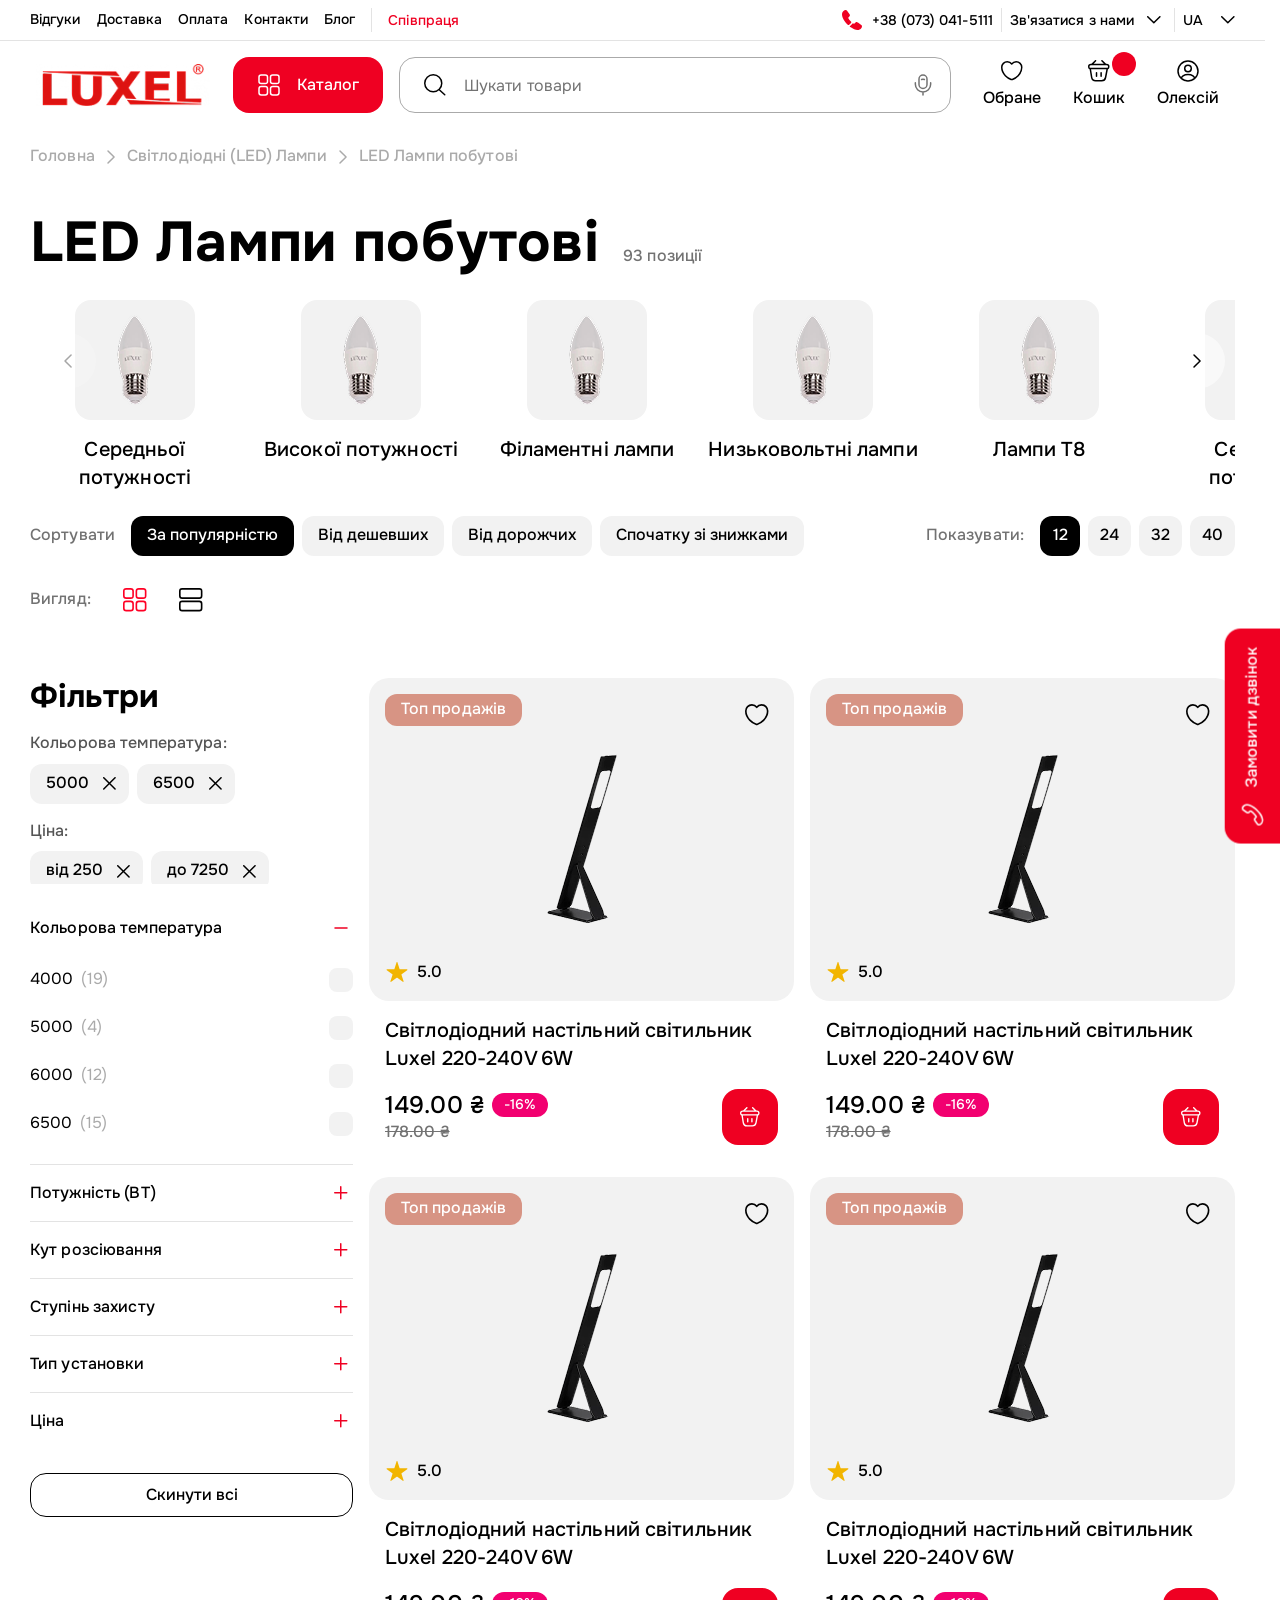
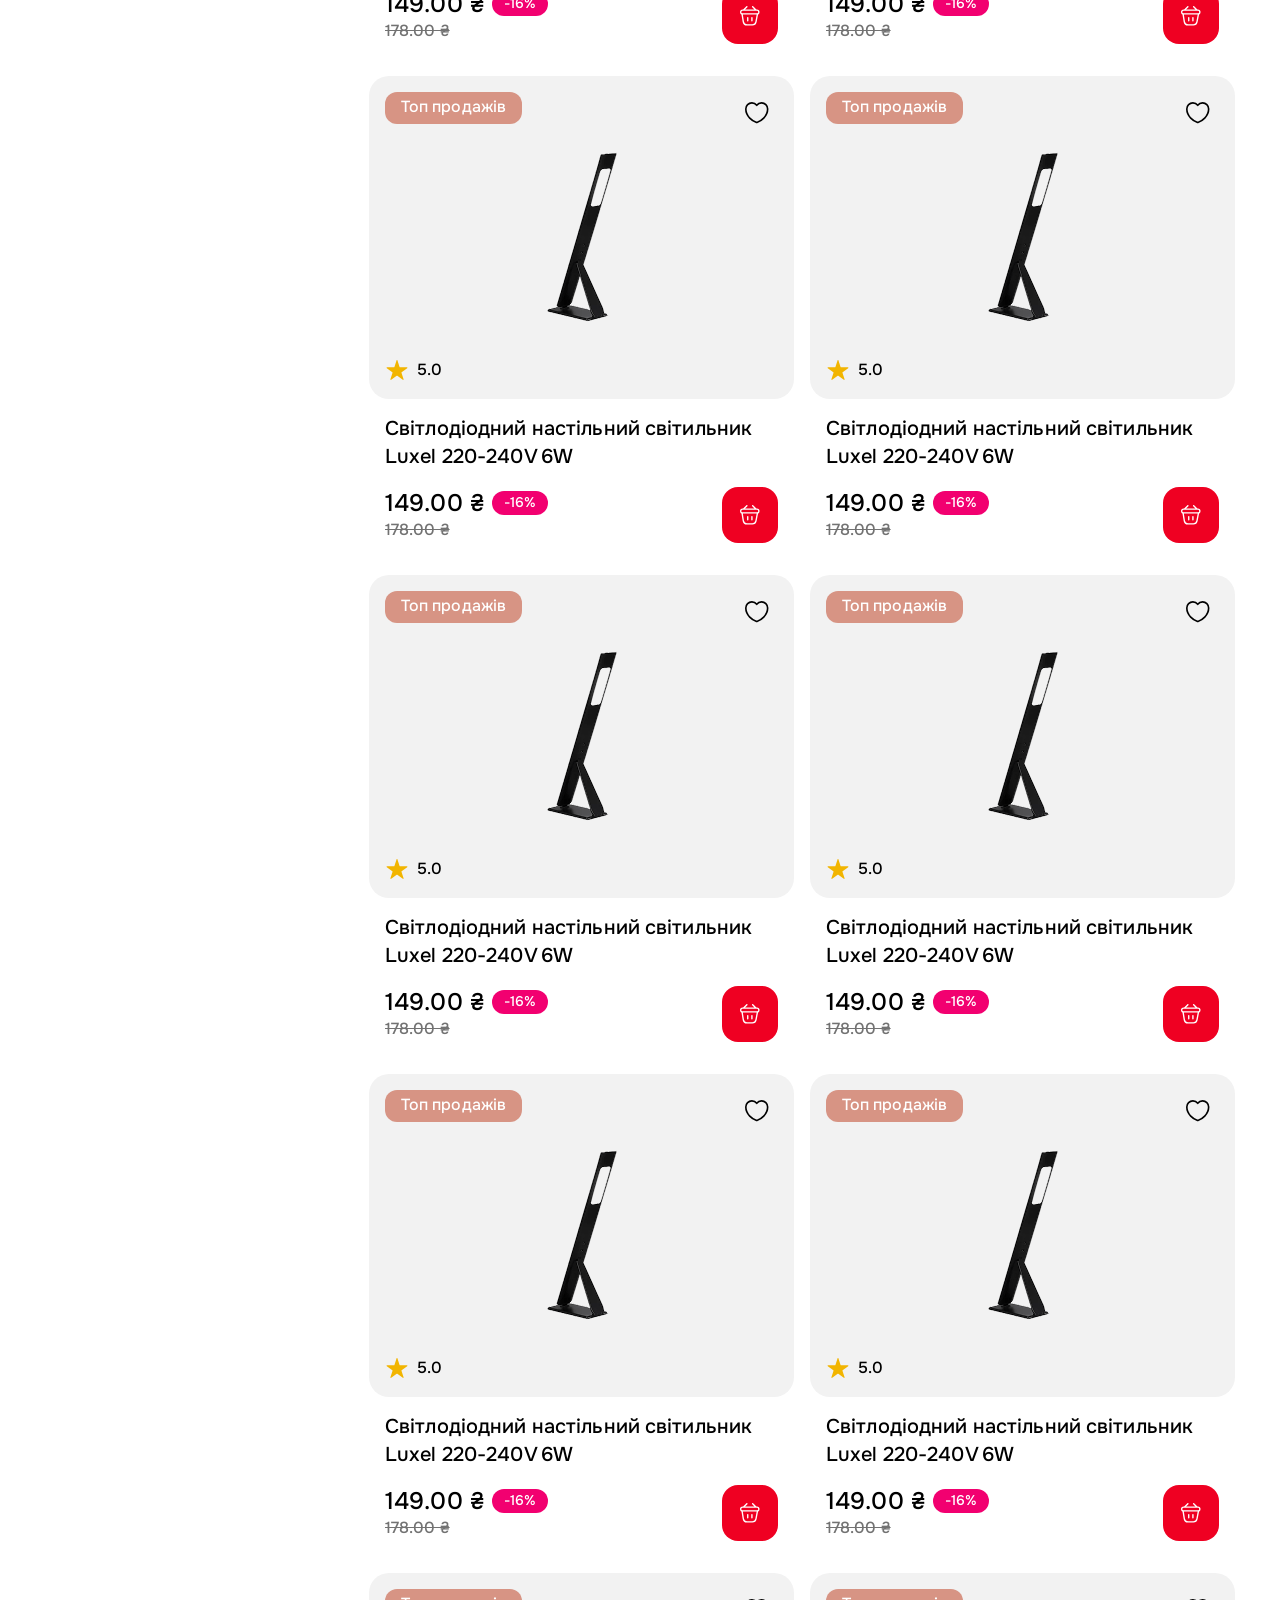
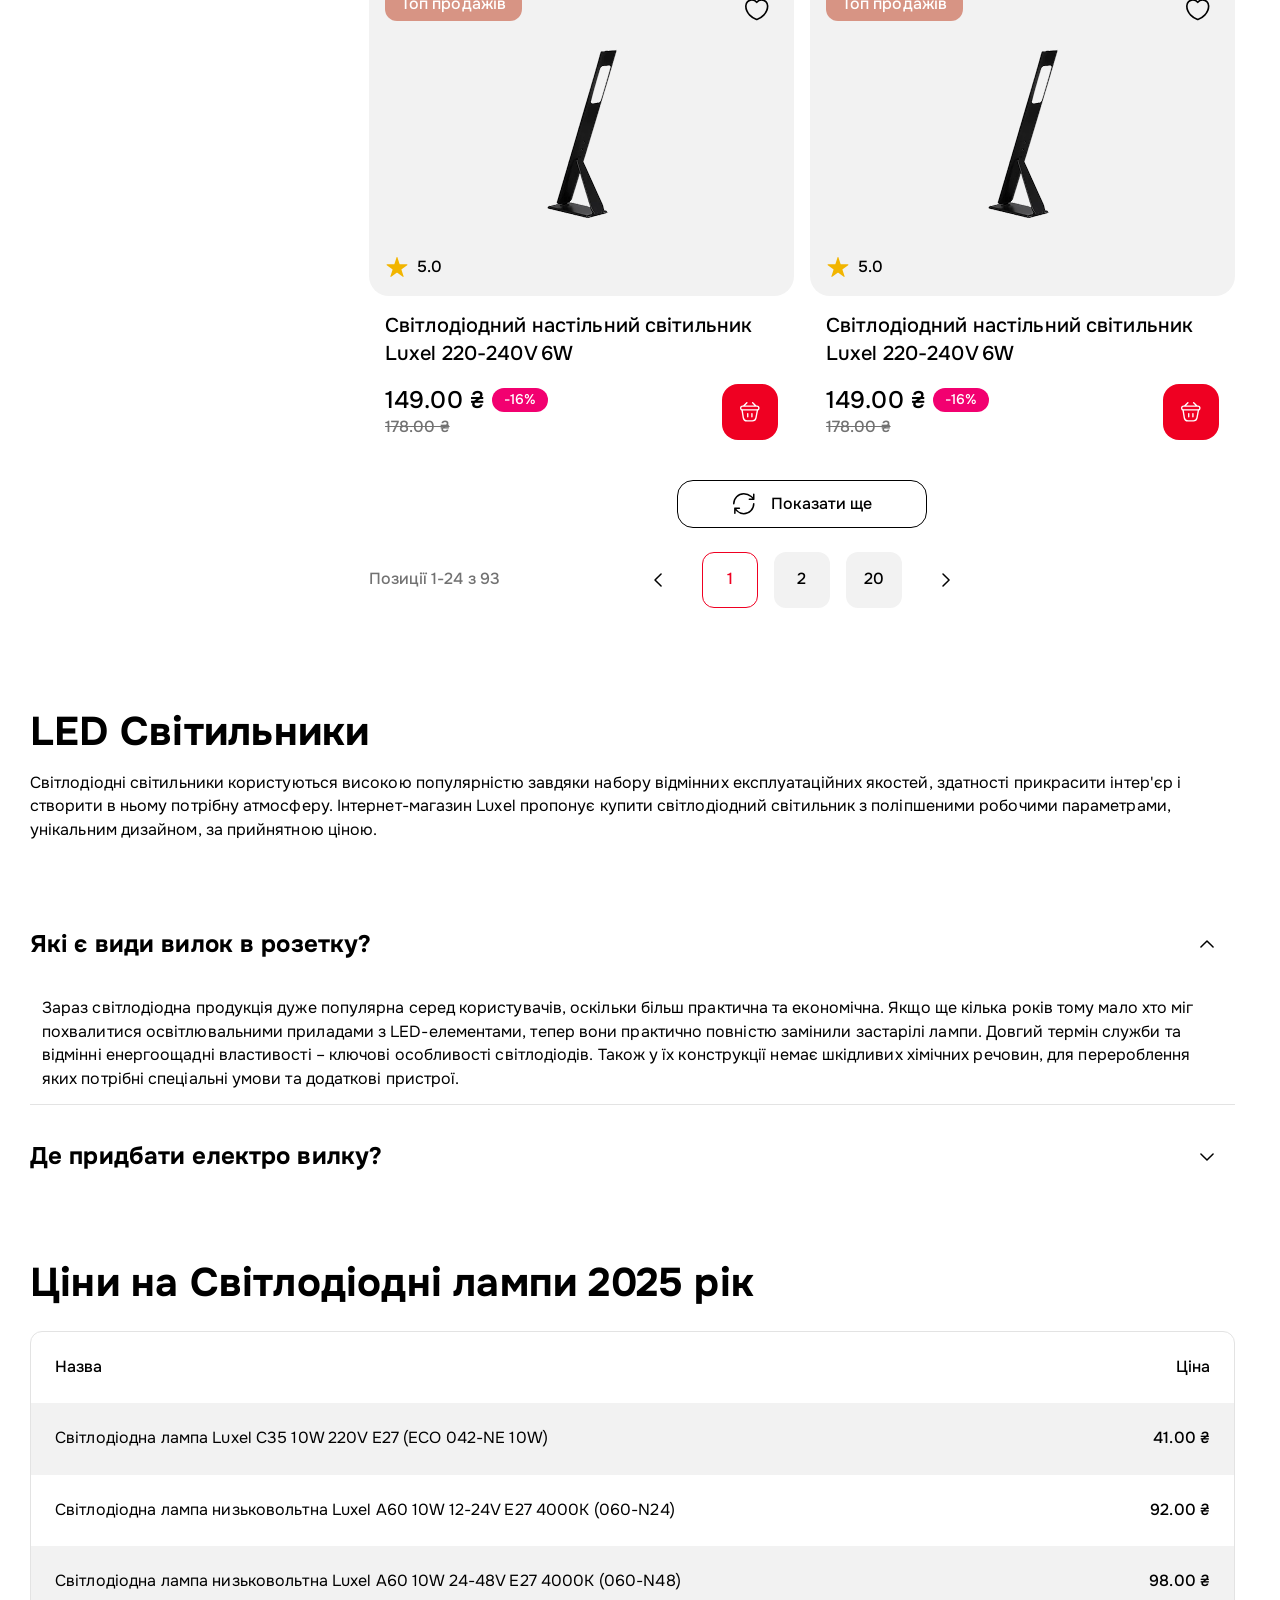
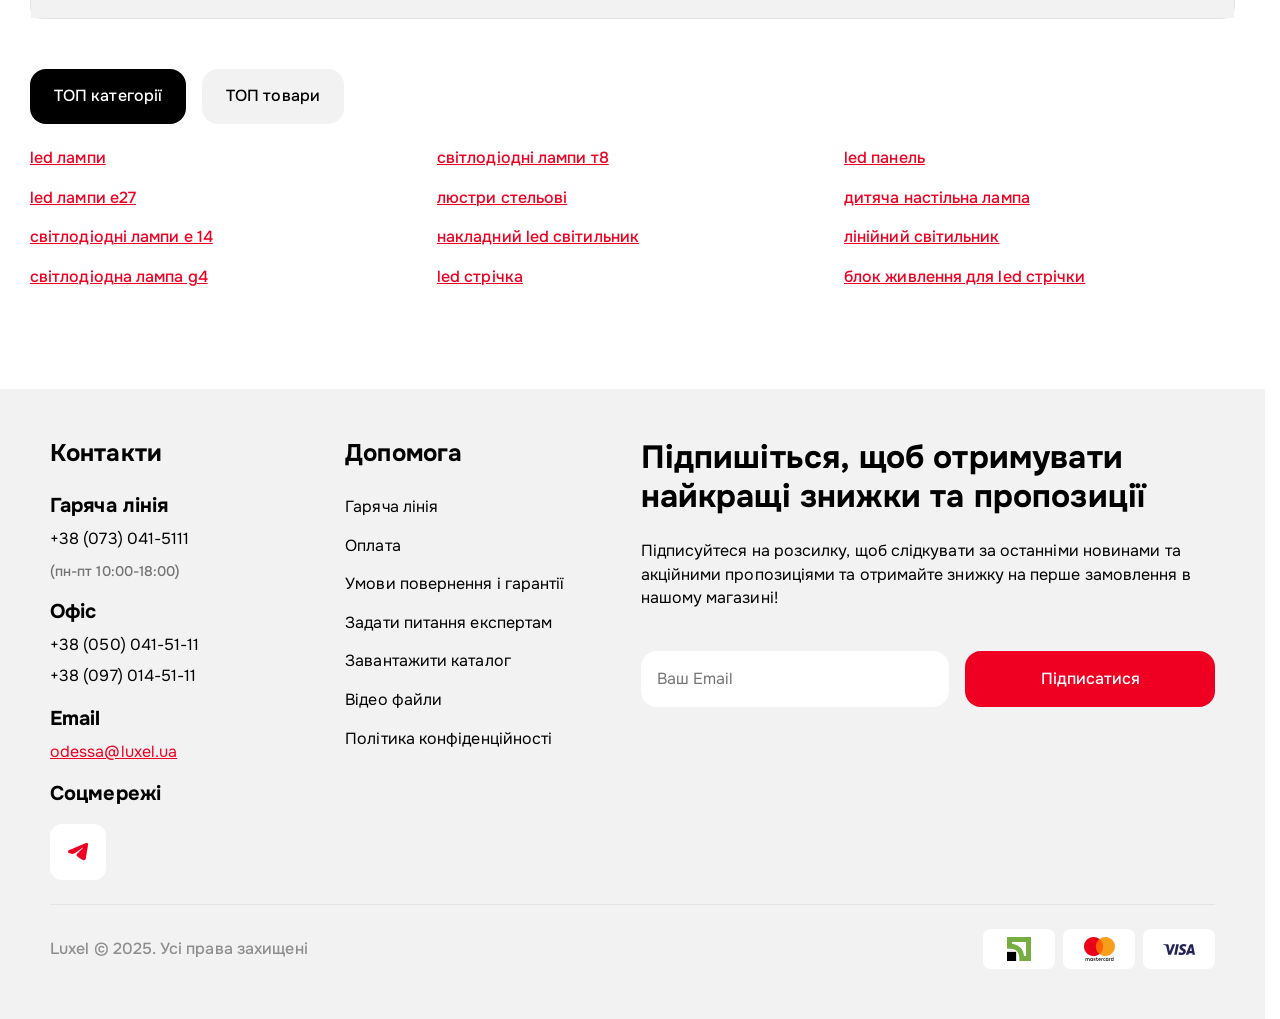
<file: catalog.html>
<!doctype html>
<html lang="en">

<head>
    <meta charset="UTF-8">
    <meta name="viewport" content="width=device-width, initial-scale=1.0">
    <meta http-equiv="X-UA-Compatible" content="ie=edge">
    <title>Luxel перший магазин електротоварів в Україні! | Catalog</title>

    <link rel="stylesheet" href="styles/swiper-bundle.min.css">
    <link rel="stylesheet" href="./styles/main.css" />
</head>

<body data-js-header>
    <header class="header">
        <div class="header__promo">
            <div class="header__promo-inner container">
                <nav class="header__promo-navigation">
                    <ul class="header__promo-navigation-list">
                        <li class="header__promo-navigation-item">
                            <a class="header__promo-navigation-link" href="/">Відгуки</a>
                        </li>
                        <li class="header__promo-navigation-item">
                            <a class="header__promo-navigation-link" href="/">Доставка</a>
                        </li>
                        <li class="header__promo-navigation-item">
                            <a class="header__promo-navigation-link" href="/">Оплата</a>
                        </li>
                        <li class="header__promo-navigation-item">
                            <a class="header__promo-navigation-link" href="/">Контакти</a>
                        </li>
                        <li class="header__promo-navigation-item">
                            <a class="header__promo-navigation-link" href="/">Блог</a>
                        </li>
                        <li class="header__promo-navigation-item header__promo-navigation-item--highlighted">
                            <a class="header__promo-navigation-link" href="/">Співпраця</a>
                        </li>
                    </ul>
                </nav>
                <div class="header__promo-contacts">
                    <a href="tel:+380730415111" class="header__promo-contacts-phone">
                        <img src="icons/phone.svg" width="24" height="24" alt="">
                        +38 (073) 041-5111
                    </a>
                    <div class="header__promo-dropdown">
                        <div class="header__promo-dropdown-header" onclick="toggleDropdown()">
                            <span class="header__promo-dropdown-text">Зв'язатися з нами</span>
                            <img src="icons/dropdown.svg" class="header__promo-dropdown-arrow" id="dropdownArrow"
                                width="14" height="8" alt="">
                        </div>

                        <div class="header__promo-dropdown-content" id="dropdownContent">
                            <ul class="header__promo-dropdown-content-list">
                                <li class="header__promo-dropdown-content-item">
                                    <a href="/"
                                        class="header__promo-dropdown-content-link header__promo-dropdown-content-link--viber">
                                        <img src="icons/viber.svg" width="24" height="24" alt="">
                                        Viber
                                    </a>
                                </li>
                                <li class="header__promo-dropdown-content-item">
                                    <button
                                        class="header__promo-dropdown-content-link header__promo-dropdown-content-link--chat">
                                        <img src="icons/chat.svg" width="24" height="24" alt="">
                                        Написати в чат
                                    </button>
                                </li>
                                <li class="header__promo-dropdown-content-item">
                                    <span
                                        class="header__promo-dropdown-content-link header__promo-dropdown-content-link--mail"
                                        id="openwriteUsModal">
                                        <img src="icons/mail.svg" width="24" height="24" alt="">
                                        Написати на пошту
                                    </span>
                                </li>
                                <li
                                    class="header__promo-dropdown-content-item header__promo-dropdown-content-item--phone">
                                    <div
                                        class="header__promo-dropdown-content-link header__promo-dropdown-content-link--phone">
                                        <img src="icons/phone-black.svg" width="24" height="24" alt="">
                                        <address class="header__promo-dropdown-address">
                                            <div class="header__promo-dropdown-address-col">
                                                <span class="header__promo-dropdown-address-label">Інтернет
                                                    магазин</span>
                                                <a href="tel:+380730415111"
                                                    class="header__promo-dropdown-address-link">+38 (073) 041-51-11</a>
                                            </div>
                                            <div class="header__promo-dropdown-address-col">
                                                <span class="header__promo-dropdown-address-label">Офіс</span>
                                                <a href="tel:+380500415111"
                                                    class="header__promo-dropdown-address-link">+38 (050) 041-51-11</a>
                                                <a href="tel:+380970145111"
                                                    class="header__promo-dropdown-address-link">+38 (097) 014-51-11</a>
                                            </div>
                                        </address>
                                <li class="header__promo-dropdown-content-item">
                                    <a href="mailto:odessa@luxel.ua"
                                        class="header__promo-dropdown-content-link header__promo-dropdown-content-link--email">
                                        <img src="icons/google.svg" width="24" height="24" alt="">
                                        <div class="header__promo-dropdown-content-info">
                                            <span class="header__promo-dropdown-content-label">Пошта</span>
                                            <span class="header__promo-dropdown-content-value">odessa@luxel.ua</span>
                                        </div>
                                    </a>
                                </li>
                            </ul>
                        </div>
                    </div>
                    <div class="header__promo-language-dropdown">
                        <div class="header__promo-language-dropdown-header" onclick="toggleDropdownLanguage()">
                            <span class="header__promo-language-dropdown-text" id="selectedLanguage">UA</span>
                            <img src="icons/dropdown.svg" class="header__promo-language-arrow"
                                id="dropdownArrowLanguage" width="14" height="8" alt="">
                        </div>

                        <div class="header__promo-language-dropdown-menu" id="dropdownMenuLanguage">
                            <div class="header__promo-language-dropdown-option active"
                                onclick="selectLanguage('UA', event)">
                                Українська
                            </div>
                            <div class="header__promo-language-dropdown-option" onclick="selectLanguage('RU', event)">
                                Русский
                            </div>
                            <div class="header__promo-language-dropdown-option" onclick="selectLanguage('EN', event)">
                                English
                            </div>
                        </div>
                    </div>
                </div>
            </div>
        </div>
        <div class="header__body">
            <div class="header__body-inner container">
                <a class="header__logo logo" href="/" aria-label="Home" title="Home">
                    <img class="logo__image" src="./images/logo.png" alt="" width="175" height="42" />
                </a>
                <button class="header__body-btn-catalog" id="catalogBtn">
                    <img src="icons/catalog-icons.svg" width="24" height="24" alt="">
                    Каталог
                </button>
                <div class="header__body-btn-search">
                    <span class="header__body-btn-search-icons">
                        <img src="icons/search.svg" width="22" height="22" alt="">
                    </span>
                    <form action="">
                        <input type="search" name="" id="" placeholder="Шукати товари">
                    </form>
                    <span class="header__body-btn-search-icons2">
                        <img src="icons/search-icon.svg" width="22" height="22" alt="">
                    </span>
                </div>
                <div class="header__body-btn-nav">
                    <button class="header__body-btn-nav-box" data-menu="favorites">
                        <img src="icons/icon1.svg" width="24" height="24" alt="">
                        <span class="header__body-btn-nav-text visible-desktop">Обране</span>
                    </button>
                    <button class="header__body-btn-nav-box" data-menu="cart">
                        <img src="icons/icon2.svg" width="24" height="24" alt="">
                        <span class="header__body-btn-nav-text visible-desktop">Кошик</span>
                        <span class="bascet-value"></span>
                    </button>
                    <button class="header__body-btn-nav-box" data-menu="account">
                        <img src="icons/icon3.svg" width="24" height="24" alt="">
                        <span class="header__body-btn-nav-text visible-desktop">Олексій</span>
                    </button>
                </div>
                <div class="header__promo-language-dropdown header__promo-language-dropdown--mobile">
                    <div class="header__promo-language-dropdown-header" onclick="toggleDropdownLanguage2()">
                        <span class="header__promo-language-dropdown-text" id="selectedLanguage2">UA</span>
                        <img src="icons/dropdown.svg" class="header__promo-language-arrow" id="dropdownArrowLanguage2"
                            width="14" height="8" alt="">
                    </div>

                    <div class="header__promo-language-dropdown-menu" id="dropdownMenuLanguage2">
                        <div class="header__promo-language-dropdown-option active"
                            onclick="selectLanguage('UA', event)">
                            Українська
                        </div>
                        <div class="header__promo-language-dropdown-option" onclick="selectLanguage('RU', event)">
                            Русский
                        </div>
                        <div class="header__promo-language-dropdown-option" onclick="selectLanguage('EN', event)">
                            English
                        </div>
                    </div>
                </div>
                <button class="header__burger-button burger-button visible-mobile" type="button" aria-label="Open menu"
                    title="Open menu" data-js-header-burger-button>
                    <span class="burger-button__line"></span>
                    <span class="burger-button__line"></span>
                    <span class="burger-button__line"></span>
                </button>
            </div>
        </div>
        <div class="header__body-search-mobile">
            <div class="header__promo-inner container">
                <div class="header__body-btn-search">
                    <span class="header__body-btn-search-icons">
                        <img src="icons/search.svg" width="22" height="22" alt="">
                    </span>
                    <form action="">
                        <input type="search" name="" id="" placeholder="Шукати товари">
                    </form>
                    <span class="header__body-btn-search-icons2">
                        <img src="icons/search-icon.svg" width="22" height="22" alt="">
                    </span>
                </div>
            </div>
        </div>
    </header>

    <main class="main-shop main-menu">
        <div class="breadcrumbs">
            <div class="breadcrumbs__inner container">
                <ul class="breadcrumbs__list">
                    <li class="breadcrumbs__item">
                        <a href="/" class="breadcrumbs__link">Головна</a>
                    </li>
                    <li class="breadcrumbs__item">
                        <a href="/" class="breadcrumbs__link">Світлодіодні (LED) Лампи</a>
                    </li>
                    <li class="breadcrumbs__item">
                        <span class="breadcrumbs__link breadcrumbs__link--span">LED Лампи побутові</span>
                    </li>
                </ul>
            </div>
        </div>
        <div class="page-title">
            <div class="page-title__inner container">
                <h1 class="page-title__title">LED Лампи побутові</h1>
                <span class="page-title__value">93 позиції</span>
            </div>
            <div class="toolbar__view-buttons">
                <button class="toolbar__view-btn active" data-view="grid" aria-label="Сітка">
                    <img src="icons/grid.svg" width="22" height="22" alt="">
                </button>
                <button class="toolbar__view-btn" data-view="list" aria-label="Список">
                    <img src="icons/list.svg" width="22" height="22" alt="">
                </button>
            </div>
        </div>
        <div class="shop-slider">
            <div class="shop-slider__inner container">
                <div class="shop-slider__swiper swiper">
                    <div class="swiper-wrapper">
                        <div class="shop-slider__swiper-slide swiper-slide">
                            <a href="/" class="shop-slider__link">
                                <span class="shop-slider__image">
                                    <img src="images/shop-slider-image.png" width="96" height="96" loading="lazy"
                                        alt="">
                                </span>
                                <p class="shop-slider__title">Середньої потужності</p>
                            </a>
                        </div>
                        <div class="shop-slider__swiper-slide swiper-slide">
                            <a href="/" class="shop-slider__link">
                                <span class="shop-slider__image">
                                    <img src="images/shop-slider-image.png" width="96" height="96" loading="lazy"
                                        alt="">
                                </span>
                                <p class="shop-slider__title">Високої потужності</p>
                            </a>
                        </div>
                        <div class="shop-slider__swiper-slide swiper-slide">
                            <a href="/" class="shop-slider__link">
                                <span class="shop-slider__image">
                                    <img src="images/shop-slider-image.png" width="96" height="96" loading="lazy"
                                        alt="">
                                </span>
                                <p class="shop-slider__title">Філаментні лампи</p>
                            </a>
                        </div>
                        <div class="shop-slider__swiper-slide swiper-slide">
                            <a href="/" class="shop-slider__link">
                                <span class="shop-slider__image">
                                    <img src="images/shop-slider-image.png" width="96" height="96" loading="lazy"
                                        alt="">
                                </span>
                                <p class="shop-slider__title">Низьковольтні лампи</p>
                            </a>
                        </div>
                        <div class="shop-slider__swiper-slide swiper-slide">
                            <a href="/" class="shop-slider__link">
                                <span class="shop-slider__image">
                                    <img src="images/shop-slider-image.png" width="96" height="96" loading="lazy"
                                        alt="">
                                </span>
                                <p class="shop-slider__title">Лампи T8</p>
                            </a>
                        </div>
                        <div class="shop-slider__swiper-slide swiper-slide">
                            <a href="/" class="shop-slider__link">
                                <span class="shop-slider__image">
                                    <img src="images/shop-slider-image.png" width="96" height="96" loading="lazy"
                                        alt="">
                                </span>
                                <p class="shop-slider__title">Середньої потужності</p>
                            </a>
                        </div>
                        <div class="shop-slider__swiper-slide swiper-slide">
                            <a href="/" class="shop-slider__link">
                                <span class="shop-slider__image">
                                    <img src="images/shop-slider-image.png" width="96" height="96" loading="lazy"
                                        alt="">
                                </span>
                                <p class="shop-slider__title">Середньої потужності</p>
                            </a>
                        </div>
                        <div class="shop-slider__swiper-slide swiper-slide">
                            <a href="/" class="shop-slider__link">
                                <span class="shop-slider__image">
                                    <img src="images/shop-slider-image.png" width="96" height="96" loading="lazy"
                                        alt="">
                                </span>
                                <p class="shop-slider__title">Високої потужності</p>
                            </a>
                        </div>
                        <div class="shop-slider__swiper-slide swiper-slide">
                            <a href="/" class="shop-slider__link">
                                <span class="shop-slider__image">
                                    <img src="images/shop-slider-image.png" width="96" height="96" loading="lazy"
                                        alt="">
                                </span>
                                <p class="shop-slider__title">Філаментні лампи</p>
                            </a>
                        </div>
                        <div class="shop-slider__swiper-slide swiper-slide">
                            <a href="/" class="shop-slider__link">
                                <span class="shop-slider__image">
                                    <img src="images/shop-slider-image.png" width="96" height="96" loading="lazy"
                                        alt="">
                                </span>
                                <p class="shop-slider__title">Низьковольтні лампи</p>
                            </a>
                        </div>
                        <div class="shop-slider__swiper-slide swiper-slide">
                            <a href="/" class="shop-slider__link">
                                <span class="shop-slider__image">
                                    <img src="images/shop-slider-image.png" width="96" height="96" loading="lazy"
                                        alt="">
                                </span>
                                <p class="shop-slider__title">Лампи T8</p>
                            </a>
                        </div>
                        <div class="shop-slider__swiper-slide swiper-slide">
                            <a href="/" class="shop-slider__link">
                                <span class="shop-slider__image">
                                    <img src="images/shop-slider-image.png" width="96" height="96" loading="lazy"
                                        alt="">
                                </span>
                                <p class="shop-slider__title">Середньої потужності</p>
                            </a>
                        </div>
                    </div>
                    <div class="shop-slider-swiper-prev swiper-button-prev slider-prev">
                        <img src="icons/prev.svg" width="24" height="24" alt="">
                    </div>
                    <div class="shop-slider-swiper-next swiper-button-next slider-next">
                        <img src="icons/next.svg" width="24" height="24" alt="">
                    </div>
                </div>
            </div>
        </div>
        <div class="mobile-filter">
            <div class="mobile-filter__inner container">
                <button class="mobile-filter__btn mobile-filter__btn--sort" id="sort">
                    <img src="icons/sort.svg" width="24" height="24" alt="">
                    <div class="mobile-filter__content">
                        <span class="mobile-filter__content-name">Сортувати</span>
                        <strong class="mobile-filter__content-option">За популярністю</strong>
                    </div>
                </button>
                <button class="mobile-filter__btn mobile-filter__btn--filter" id="filter">
                    <img src="icons/filter.svg" width="24" height="24" alt="">
                    <div class="mobile-filter__content">
                        <span class="mobile-filter__content-name">Фільтри</span>
                        <strong class="mobile-filter__content-option">Немає фільтрів</strong>
                    </div>
                </button>
            </div>
        </div>
        <div class="shop">
            <div class="shop-toolbar__inner container">
                <!-- Toolbar -->
                <div class="toolbar">
                    <div class="toolbar__group">
                        <label class="toolbar__label">Сортувати</label>
                        <div class="toolbar__buttons">
                            <button class="toolbar__button toolbar__button--active" data-sort-by="default">
                                За популярністю
                            </button>
                            <button class="toolbar__button" data-sort-by="price-asc">
                                Від дешевших
                            </button>
                            <button class="toolbar__button" data-sort-by="price-desc">
                                Від дорожчих
                            </button>
                            <button class="toolbar__button" data-sort-by="name-asc">
                                Спочатку зі знижками
                            </button>
                        </div>
                    </div>
                    <div class="toolbar__group">
                        <label class="toolbar__label">Показувати:</label>
                        <div class="toolbar__buttons">
                            <button class="toolbar__button toolbar__button--value toolbar__button--active"
                                data-show-count="12">
                                12
                            </button>
                            <button class="toolbar__button toolbar__button--value" data-show-count="24">
                                24
                            </button>
                            <button class="toolbar__button toolbar__button--value" data-show-count="32">
                                32
                            </button>
                            <button class="toolbar__button toolbar__button--value" data-show-count="40">
                                40
                            </button>
                        </div>
                    </div>
                    <div class="toolbar__group">
                        <span class="toolbar__label">Вигляд:</span>
                        <div class="toolbar__view-buttons">
                            <button class="toolbar__view-btn active" data-view="grid" aria-label="Сітка">
                                <img src="icons/grid.svg" width="22" height="22" alt="">
                            </button>
                            <button class="toolbar__view-btn" data-view="list" aria-label="Список">
                                <img src="icons/list.svg" width="22" height="22" alt="">
                            </button>
                        </div>
                    </div>


                </div>
            </div>
            <div class="shop__inner container">
                <aside class="filters">
                    <h2 class="filters__title">Фільтри</h2>
                    <button id="filterBtn" class="filter-close">
                        <img src="icons/close-black.svg" width="13" height="13" alt="">
                    </button>
                    <div class="filter-scroll">
                        <div class="filters__active">
                            <div class="filters__active-group">
                                <span class="filters__active-label">Кольорова температура:</span>
                                <div class="filters__active-items">
                                    <button class="filters__active-item-btn">
                                        5000
                                    </button>
                                    <button class="filters__active-item-btn">
                                        6500
                                    </button>
                                </div>
                            </div>
                            <div class="filters__active-group">
                                <span class="filters__active-label">Ціна:</span>
                                <div class="filters__active-items">
                                    <button class="filters__active-item-btn">
                                        від 250
                                    </button>
                                    <button class="filters__active-item-btn">
                                        до 7250
                                    </button>
                                </div>
                            </div>
                        </div>

                        <!-- Кольорова температура -->
                        <section class="filters__group active">
                            <div class="filters__group-header">
                                <h3 class="filters__group-title">Кольорова температура</h3>
                                <span class="filters__group-toggle" aria-hidden="true">
                                    <img src="icons/add.svg" width="14" height="14" alt="">
                                </span>
                            </div>
                            <div class="filters__group-content">
                                <label class="filters__option">
                                    <span class="filters__label">
                                        <span>4000</span>
                                        <span class="filters__count">(19)</span>
                                    </span>
                                    <input type="checkbox" class="filters__checkbox" name="temperature" value="4000">
                                    <span class="custom-checkbox"></span>
                                </label>
                                <label class="filters__option">
                                    <span class="filters__label">
                                        <span>5000</span>
                                        <span class="filters__count">(4)</span>
                                    </span>
                                    <input type="checkbox" class="filters__checkbox" name="temperature" value="5000">
                                    <span class="custom-checkbox"></span>
                                </label>
                                <label class="filters__option">
                                    <span class="filters__label">
                                        <span>6000</span>
                                        <span class="filters__count">(12)</span>
                                    </span>
                                    <input type="checkbox" class="filters__checkbox" name="temperature" value="6000">
                                    <span class="custom-checkbox"></span>
                                </label>
                                <label class="filters__option">
                                    <span class="filters__label">
                                        <span>6500</span>
                                        <span class="filters__count">(15)</span>
                                    </span>
                                    <input type="checkbox" class="filters__checkbox" name="temperature" value="6500">
                                    <span class="custom-checkbox"></span>
                                </label>
                            </div>
                        </section>

                        <!-- Потужність (ВТ) -->
                        <section class="filters__group">
                            <div class="filters__group-header">
                                <h3 class="filters__group-title">Потужність (ВТ)</h3>
                                <span class="filters__group-toggle" aria-hidden="true">
                                    <img src="icons/add.svg" width="14" height="14" alt="">
                                </span>
                            </div>
                            <div class="filters__group-content">
                                <label class="filters__option">
                                    <span class="filters__label">
                                        <span>12 Вт</span>
                                        <span class="filters__count">(8)</span>
                                    </span>
                                    <input type="checkbox" class="filters__checkbox" name="power" value="12">
                                    <span class="custom-checkbox"></span>
                                </label>
                                <label class="filters__option">
                                    <span class="filters__label">
                                        <span>18 Вт</span>
                                        <span class="filters__count">(25)</span>
                                    </span>
                                    <input type="checkbox" class="filters__checkbox" name="power" value="18">
                                    <span class="custom-checkbox"></span>
                                </label>
                                <label class="filters__option">
                                    <span class="filters__label">
                                        <span>24 Вт</span>
                                        <span class="filters__count">(12)</span>
                                    </span>
                                    <input type="checkbox" class="filters__checkbox" name="power" value="24">
                                    <span class="custom-checkbox"></span>
                                </label>
                            </div>
                        </section>

                        <!-- Кут розсіювання -->
                        <section class="filters__group">
                            <div class="filters__group-header">
                                <h3 class="filters__group-title">Кут розсіювання</h3>
                                <span class="filters__group-toggle" aria-hidden="true">
                                    <img src="icons/add.svg" width="14" height="14" alt="">
                                </span>
                            </div>
                            <div class="filters__group-content">
                                <label class="filters__option">
                                    <span class="filters__label">
                                        <span>120°</span>
                                        <span class="filters__count">(15)</span>
                                    </span>
                                    <input type="checkbox" class="filters__checkbox" name="angle" value="120">
                                    <span class="custom-checkbox"></span>
                                </label>
                                <label class="filters__option">
                                    <span class="filters__label">
                                        <span>240°</span>
                                        <span class="filters__count">(10)</span>
                                    </span>
                                    <input type="checkbox" class="filters__checkbox" name="angle" value="240">
                                    <span class="custom-checkbox"></span>
                                </label>
                            </div>
                        </section>

                        <!-- Ступінь захисту -->
                        <section class="filters__group">
                            <div class="filters__group-header">
                                <h3 class="filters__group-title">Ступінь захисту</h3>
                                <span class="filters__group-toggle" aria-hidden="true">
                                    <img src="icons/add.svg" width="14" height="14" alt="">
                                </span>
                            </div>
                            <div class="filters__group-content">
                                <label class="filters__option">
                                    <span class="filters__label">
                                        <span>IP20</span>
                                        <span class="filters__count">(7)</span>
                                    </span>
                                    <input type="checkbox" class="filters__checkbox" name="protection" value="IP20">
                                    <span class="custom-checkbox"></span>
                                </label>
                                <label class="filters__option">
                                    <span class="filters__label">
                                        <span>IP40</span>
                                        <span class="filters__count">(18)</span>
                                    </span>
                                    <input type="checkbox" class="filters__checkbox" name="protection" value="IP40">
                                    <span class="custom-checkbox"></span>
                                </label>
                                <label class="filters__option">
                                    <span class="filters__label">
                                        <span>IP65</span>
                                        <span class="filters__count">(9)</span>
                                    </span>
                                    <input type="checkbox" class="filters__checkbox" name="protection" value="IP65">
                                    <span class="custom-checkbox"></span>
                                </label>
                            </div>
                        </section>

                        <!-- Тип установки -->
                        <section class="filters__group">
                            <div class="filters__group-header">
                                <h3 class="filters__group-title">Тип установки</h3>
                                <span class="filters__group-toggle" aria-hidden="true">
                                    <img src="icons/add.svg" width="14" height="14" alt="">
                                </span>
                            </div>
                            <div class="filters__group-content">
                                <label class="filters__option">
                                    <span class="filters__label">
                                        <span>Вулична</span>
                                        <span class="filters__count">(12)</span>
                                    </span>
                                    <input type="checkbox" class="filters__checkbox" name="installation"
                                        value="outdoor">
                                    <span class="custom-checkbox"></span>
                                </label>
                                <label class="filters__option">
                                    <span class="filters__label">
                                        <span>Внутрішня</span>
                                        <span class="filters__count">(23)</span>
                                    </span>
                                    <input type="checkbox" class="filters__checkbox" name="installation" value="indoor">
                                    <span class="custom-checkbox"></span>
                                </label>
                            </div>
                        </section>

                        <!-- Ціна -->
                        <section class="filters__group">
                            <div class="filters__group-header">
                                <h3 class="filters__group-title">Ціна</h3>
                                <span class="filters__group-toggle" aria-hidden="true">
                                    <img src="icons/add.svg" width="14" height="14" alt="">
                                </span>
                            </div>
                            <div class="filters__group-content">
                                <div class="filters__range">
                                    <div class="filters__range-inputs">
                                        <div class="filters__range-input-wrapper">
                                            <label class="filters__range-label" for="price-from">Від</label>
                                            <div class="filters__range-box">
                                                <input type="number" id="price-from" class="filters__range-input"
                                                    value="100" min="100" max="10000" step="10" aria-label="Ціна від">
                                                <span class="filters__range-currency" aria-hidden="true">₴</span>
                                            </div>
                                        </div>
                                        <div class="filters__range-input-wrapper">
                                            <label class="filters__range-label" for="price-to">До</label>
                                            <div class="filters__range-box">
                                                <input type="number" id="price-to" class="filters__range-input"
                                                    value="10000" min="100" max="10000" step="10" aria-label="Ціна до">
                                                <span class="filters__range-currency" aria-hidden="true">₴</span>
                                            </div>
                                        </div>
                                    </div>

                                    <div class="filters__slider">
                                        <div class="filters__slider-track"></div>
                                        <div class="filters__slider-range"></div>
                                        <div class="filters__slider-thumb filters__slider-thumb--from" data-thumb="from"
                                            role="slider" aria-label="Мінімальна ціна" tabindex="0"></div>
                                        <div class="filters__slider-thumb filters__slider-thumb--to" data-thumb="to"
                                            role="slider" aria-label="Максимальна ціна" tabindex="0"></div>
                                    </div>
                                </div>
                            </div>
                        </section>

                        <button class="filters__reset border-btn">Скинути всі</button>
                    </div>
                </aside>
                <div class="shop-layout">
                    <div class="shop-layout__products grid">
                        <div class="product-card">
                            <a href="/" class="product-card-link">
                                <div class="product-card-image">
                                    <span class="product-card-badge">Топ продажів</span>
                                    <button class="product-card-popular" aria-label="Додати до обраного">
                                        <img src="icons/icon1.svg" width="24" height="24" alt="">
                                    </button>
                                    <img src="images/offer-image1.png" width="250" height="250" alt="">
                                    <button class="product-card-rating">
                                        <img src="icons/rating-star.svg" width="24" height="24" alt="">
                                        5.0
                                    </button>
                                </div>
                                <div class="product-card-content">
                                    <h3 class="product-card-title">Світлодіодний настільний світильник Luxel 220-240V 6W
                                        <button class="product-card-popular product-card-popular--list">
                                            <img src="icons/icon1.svg" width="24" height="24" alt="">
                                        </button>
                                    </h3>
                                    <button class="product-card-rating product-card-rating--list">
                                        <img src="icons/rating-star.svg" width="24" height="24" alt="">
                                        5.0
                                    </button>
                                    <ul class="product-card-list">
                                        <li class="product-card-list-item">
                                            <img src="icons/product-card-list-item1.svg" width="22" height="22" alt="">
                                            4400 Lm
                                        </li>
                                        <li class="product-card-list-item">
                                            <img src="icons/product-card-list-item2.svg" width="22" height="22" alt="">
                                            6500 k
                                        </li>
                                        <li class="product-card-list-item">
                                            <img src="icons/product-card-list-item3.svg" width="22" height="22" alt="">
                                            180°
                                        </li>
                                    </ul>
                                    <div class="product-card-description">
                                        <p>Автономна світлодіодна лампа Luxel 063-NEL має вбудований акумулятор ємністю
                                            1800
                                            мА/годин, що дозволяє працювати лампі автономно до 14 годин. Лампу можна
                                            використовувати у патроні під цоколь E27. У звичайному режимі лампа працює
                                            від
                                            220В мережі. У разі відсутності напруги в мережі – лампа автоматично
                                            переходить
                                            в автономний режим роботи від акумулятора. Заряджання акумулятора
                                            відбувається
                                            автоматично – під час роботи лампочки від мережі 220В.</p>
                                    </div>
                                    <div class="product-card-info">
                                        <div class="product-card-price">
                                            <p class="product-card-value">149.00 ₴</p>
                                            <span class="product-card-subvalue">178.00 ₴</span>
                                        </div>
                                        <span class="product-card-sale">-16%</span>
                                        <button class="product-card-btn-basket red-btn" aria-label="Додати в кошик">
                                            <img src="icons/bascet-white.svg" width="22" height="22" alt="">
                                            <span class="product-card-btn-basket-text">Купити</span>
                                        </button>
                                    </div>
                                </div>
                            </a>
                        </div>
                        <div class="product-card">
                            <a href="/" class="product-card-link">
                                <div class="product-card-image">
                                    <span class="product-card-badge">Топ продажів</span>
                                    <button class="product-card-popular" aria-label="Додати до обраного">
                                        <img src="icons/icon1.svg" width="24" height="24" alt="">
                                    </button>
                                    <img src="images/offer-image1.png" width="250" height="250" alt="">
                                    <button class="product-card-rating">
                                        <img src="icons/rating-star.svg" width="24" height="24" alt="">
                                        5.0
                                    </button>
                                </div>
                                <div class="product-card-content">
                                    <h3 class="product-card-title">Світлодіодний настільний світильник Luxel 220-240V 6W
                                        <button class="product-card-popular product-card-popular--list">
                                            <img src="icons/icon1.svg" width="24" height="24" alt="">
                                        </button>
                                    </h3>
                                    <button class="product-card-rating product-card-rating--list">
                                        <img src="icons/rating-star.svg" width="24" height="24" alt="">
                                        5.0
                                    </button>
                                    <ul class="product-card-list">
                                        <li class="product-card-list-item">
                                            <img src="icons/product-card-list-item1.svg" width="22" height="22" alt="">
                                            4400 Lm
                                        </li>
                                        <li class="product-card-list-item">
                                            <img src="icons/product-card-list-item2.svg" width="22" height="22" alt="">
                                            6500 k
                                        </li>
                                        <li class="product-card-list-item">
                                            <img src="icons/product-card-list-item3.svg" width="22" height="22" alt="">
                                            180°
                                        </li>
                                    </ul>
                                    <div class="product-card-description">
                                        <p>Автономна світлодіодна лампа Luxel 063-NEL має вбудований акумулятор ємністю
                                            1800
                                            мА/годин, що дозволяє працювати лампі автономно до 14 годин. Лампу можна
                                            використовувати у патроні під цоколь E27. У звичайному режимі лампа працює
                                            від
                                            220В мережі. У разі відсутності напруги в мережі – лампа автоматично
                                            переходить
                                            в автономний режим роботи від акумулятора. Заряджання акумулятора
                                            відбувається
                                            автоматично – під час роботи лампочки від мережі 220В.</p>
                                    </div>
                                    <div class="product-card-info">
                                        <div class="product-card-price">
                                            <p class="product-card-value">149.00 ₴</p>
                                            <span class="product-card-subvalue">178.00 ₴</span>
                                        </div>
                                        <span class="product-card-sale">-16%</span>
                                        <button class="product-card-btn-basket red-btn" aria-label="Додати в кошик">
                                            <img src="icons/bascet-white.svg" width="22" height="22" alt="">
                                            <span class="product-card-btn-basket-text">Купити</span>
                                        </button>
                                    </div>
                                </div>
                            </a>
                        </div>
                        <div class="product-card">
                            <a href="/" class="product-card-link">
                                <div class="product-card-image">
                                    <span class="product-card-badge">Топ продажів</span>
                                    <button class="product-card-popular" aria-label="Додати до обраного">
                                        <img src="icons/icon1.svg" width="24" height="24" alt="">
                                    </button>
                                    <img src="images/offer-image1.png" width="250" height="250" alt="">
                                    <button class="product-card-rating">
                                        <img src="icons/rating-star.svg" width="24" height="24" alt="">
                                        5.0
                                    </button>
                                </div>
                                <div class="product-card-content">
                                    <h3 class="product-card-title">Світлодіодний настільний світильник Luxel 220-240V 6W
                                        <button class="product-card-popular product-card-popular--list">
                                            <img src="icons/icon1.svg" width="24" height="24" alt="">
                                        </button>
                                    </h3>
                                    <button class="product-card-rating product-card-rating--list">
                                        <img src="icons/rating-star.svg" width="24" height="24" alt="">
                                        5.0
                                    </button>
                                    <ul class="product-card-list">
                                        <li class="product-card-list-item">
                                            <img src="icons/product-card-list-item1.svg" width="22" height="22" alt="">
                                            4400 Lm
                                        </li>
                                        <li class="product-card-list-item">
                                            <img src="icons/product-card-list-item2.svg" width="22" height="22" alt="">
                                            6500 k
                                        </li>
                                        <li class="product-card-list-item">
                                            <img src="icons/product-card-list-item3.svg" width="22" height="22" alt="">
                                            180°
                                        </li>
                                    </ul>
                                    <div class="product-card-description">
                                        <p>Автономна світлодіодна лампа Luxel 063-NEL має вбудований акумулятор ємністю
                                            1800
                                            мА/годин, що дозволяє працювати лампі автономно до 14 годин. Лампу можна
                                            використовувати у патроні під цоколь E27. У звичайному режимі лампа працює
                                            від
                                            220В мережі. У разі відсутності напруги в мережі – лампа автоматично
                                            переходить
                                            в автономний режим роботи від акумулятора. Заряджання акумулятора
                                            відбувається
                                            автоматично – під час роботи лампочки від мережі 220В.</p>
                                    </div>
                                    <div class="product-card-info">
                                        <div class="product-card-price">
                                            <p class="product-card-value">149.00 ₴</p>
                                            <span class="product-card-subvalue">178.00 ₴</span>
                                        </div>
                                        <span class="product-card-sale">-16%</span>
                                        <button class="product-card-btn-basket red-btn" aria-label="Додати в кошик">
                                            <img src="icons/bascet-white.svg" width="22" height="22" alt="">
                                            <span class="product-card-btn-basket-text">Купити</span>
                                        </button>
                                    </div>
                                </div>
                            </a>
                        </div>
                        <div class="product-card">
                            <a href="/" class="product-card-link">
                                <div class="product-card-image">
                                    <span class="product-card-badge">Топ продажів</span>
                                    <button class="product-card-popular" aria-label="Додати до обраного">
                                        <img src="icons/icon1.svg" width="24" height="24" alt="">
                                    </button>
                                    <img src="images/offer-image1.png" width="250" height="250" alt="">
                                    <button class="product-card-rating">
                                        <img src="icons/rating-star.svg" width="24" height="24" alt="">
                                        5.0
                                    </button>
                                </div>
                                <div class="product-card-content">
                                    <h3 class="product-card-title">Світлодіодний настільний світильник Luxel 220-240V 6W
                                        <button class="product-card-popular product-card-popular--list">
                                            <img src="icons/icon1.svg" width="24" height="24" alt="">
                                        </button>
                                    </h3>
                                    <button class="product-card-rating product-card-rating--list">
                                        <img src="icons/rating-star.svg" width="24" height="24" alt="">
                                        5.0
                                    </button>
                                    <ul class="product-card-list">
                                        <li class="product-card-list-item">
                                            <img src="icons/product-card-list-item1.svg" width="22" height="22" alt="">
                                            4400 Lm
                                        </li>
                                        <li class="product-card-list-item">
                                            <img src="icons/product-card-list-item2.svg" width="22" height="22" alt="">
                                            6500 k
                                        </li>
                                        <li class="product-card-list-item">
                                            <img src="icons/product-card-list-item3.svg" width="22" height="22" alt="">
                                            180°
                                        </li>
                                    </ul>
                                    <div class="product-card-description">
                                        <p>Автономна світлодіодна лампа Luxel 063-NEL має вбудований акумулятор ємністю
                                            1800
                                            мА/годин, що дозволяє працювати лампі автономно до 14 годин. Лампу можна
                                            використовувати у патроні під цоколь E27. У звичайному режимі лампа працює
                                            від
                                            220В мережі. У разі відсутності напруги в мережі – лампа автоматично
                                            переходить
                                            в автономний режим роботи від акумулятора. Заряджання акумулятора
                                            відбувається
                                            автоматично – під час роботи лампочки від мережі 220В.</p>
                                    </div>
                                    <div class="product-card-info">
                                        <div class="product-card-price">
                                            <p class="product-card-value">149.00 ₴</p>
                                            <span class="product-card-subvalue">178.00 ₴</span>
                                        </div>
                                        <span class="product-card-sale">-16%</span>
                                        <button class="product-card-btn-basket red-btn" aria-label="Додати в кошик">
                                            <img src="icons/bascet-white.svg" width="22" height="22" alt="">
                                            <span class="product-card-btn-basket-text">Купити</span>
                                        </button>
                                    </div>
                                </div>
                            </a>
                        </div>
                        <div class="product-card">
                            <a href="/" class="product-card-link">
                                <div class="product-card-image">
                                    <span class="product-card-badge">Топ продажів</span>
                                    <button class="product-card-popular" aria-label="Додати до обраного">
                                        <img src="icons/icon1.svg" width="24" height="24" alt="">
                                    </button>
                                    <img src="images/offer-image1.png" width="250" height="250" alt="">
                                    <button class="product-card-rating">
                                        <img src="icons/rating-star.svg" width="24" height="24" alt="">
                                        5.0
                                    </button>
                                </div>
                                <div class="product-card-content">
                                    <h3 class="product-card-title">Світлодіодний настільний світильник Luxel 220-240V 6W
                                        <button class="product-card-popular product-card-popular--list">
                                            <img src="icons/icon1.svg" width="24" height="24" alt="">
                                        </button>
                                    </h3>
                                    <button class="product-card-rating product-card-rating--list">
                                        <img src="icons/rating-star.svg" width="24" height="24" alt="">
                                        5.0
                                    </button>
                                    <ul class="product-card-list">
                                        <li class="product-card-list-item">
                                            <img src="icons/product-card-list-item1.svg" width="22" height="22" alt="">
                                            4400 Lm
                                        </li>
                                        <li class="product-card-list-item">
                                            <img src="icons/product-card-list-item2.svg" width="22" height="22" alt="">
                                            6500 k
                                        </li>
                                        <li class="product-card-list-item">
                                            <img src="icons/product-card-list-item3.svg" width="22" height="22" alt="">
                                            180°
                                        </li>
                                    </ul>
                                    <div class="product-card-description">
                                        <p>Автономна світлодіодна лампа Luxel 063-NEL має вбудований акумулятор ємністю
                                            1800
                                            мА/годин, що дозволяє працювати лампі автономно до 14 годин. Лампу можна
                                            використовувати у патроні під цоколь E27. У звичайному режимі лампа працює
                                            від
                                            220В мережі. У разі відсутності напруги в мережі – лампа автоматично
                                            переходить
                                            в автономний режим роботи від акумулятора. Заряджання акумулятора
                                            відбувається
                                            автоматично – під час роботи лампочки від мережі 220В.</p>
                                    </div>
                                    <div class="product-card-info">
                                        <div class="product-card-price">
                                            <p class="product-card-value">149.00 ₴</p>
                                            <span class="product-card-subvalue">178.00 ₴</span>
                                        </div>
                                        <span class="product-card-sale">-16%</span>
                                        <button class="product-card-btn-basket red-btn" aria-label="Додати в кошик">
                                            <img src="icons/bascet-white.svg" width="22" height="22" alt="">
                                            <span class="product-card-btn-basket-text">Купити</span>
                                        </button>
                                    </div>
                                </div>
                            </a>
                        </div>
                        <div class="product-card">
                            <a href="/" class="product-card-link">
                                <div class="product-card-image">
                                    <span class="product-card-badge">Топ продажів</span>
                                    <button class="product-card-popular" aria-label="Додати до обраного">
                                        <img src="icons/icon1.svg" width="24" height="24" alt="">
                                    </button>
                                    <img src="images/offer-image1.png" width="250" height="250" alt="">
                                    <button class="product-card-rating">
                                        <img src="icons/rating-star.svg" width="24" height="24" alt="">
                                        5.0
                                    </button>
                                </div>
                                <div class="product-card-content">
                                    <h3 class="product-card-title">Світлодіодний настільний світильник Luxel 220-240V 6W
                                        <button class="product-card-popular product-card-popular--list">
                                            <img src="icons/icon1.svg" width="24" height="24" alt="">
                                        </button>
                                    </h3>
                                    <button class="product-card-rating product-card-rating--list">
                                        <img src="icons/rating-star.svg" width="24" height="24" alt="">
                                        5.0
                                    </button>
                                    <ul class="product-card-list">
                                        <li class="product-card-list-item">
                                            <img src="icons/product-card-list-item1.svg" width="22" height="22" alt="">
                                            4400 Lm
                                        </li>
                                        <li class="product-card-list-item">
                                            <img src="icons/product-card-list-item2.svg" width="22" height="22" alt="">
                                            6500 k
                                        </li>
                                        <li class="product-card-list-item">
                                            <img src="icons/product-card-list-item3.svg" width="22" height="22" alt="">
                                            180°
                                        </li>
                                    </ul>
                                    <div class="product-card-description">
                                        <p>Автономна світлодіодна лампа Luxel 063-NEL має вбудований акумулятор ємністю
                                            1800
                                            мА/годин, що дозволяє працювати лампі автономно до 14 годин. Лампу можна
                                            використовувати у патроні під цоколь E27. У звичайному режимі лампа працює
                                            від
                                            220В мережі. У разі відсутності напруги в мережі – лампа автоматично
                                            переходить
                                            в автономний режим роботи від акумулятора. Заряджання акумулятора
                                            відбувається
                                            автоматично – під час роботи лампочки від мережі 220В.</p>
                                    </div>
                                    <div class="product-card-info">
                                        <div class="product-card-price">
                                            <p class="product-card-value">149.00 ₴</p>
                                            <span class="product-card-subvalue">178.00 ₴</span>
                                        </div>
                                        <span class="product-card-sale">-16%</span>
                                        <button class="product-card-btn-basket red-btn" aria-label="Додати в кошик">
                                            <img src="icons/bascet-white.svg" width="22" height="22" alt="">
                                            <span class="product-card-btn-basket-text">Купити</span>
                                        </button>
                                    </div>
                                </div>
                            </a>
                        </div>
                        <div class="product-card">
                            <a href="/" class="product-card-link">
                                <div class="product-card-image">
                                    <span class="product-card-badge">Топ продажів</span>
                                    <button class="product-card-popular" aria-label="Додати до обраного">
                                        <img src="icons/icon1.svg" width="24" height="24" alt="">
                                    </button>
                                    <img src="images/offer-image1.png" width="250" height="250" alt="">
                                    <button class="product-card-rating">
                                        <img src="icons/rating-star.svg" width="24" height="24" alt="">
                                        5.0
                                    </button>
                                </div>
                                <div class="product-card-content">
                                    <h3 class="product-card-title">Світлодіодний настільний світильник Luxel 220-240V 6W
                                        <button class="product-card-popular product-card-popular--list">
                                            <img src="icons/icon1.svg" width="24" height="24" alt="">
                                        </button>
                                    </h3>
                                    <button class="product-card-rating product-card-rating--list">
                                        <img src="icons/rating-star.svg" width="24" height="24" alt="">
                                        5.0
                                    </button>
                                    <ul class="product-card-list">
                                        <li class="product-card-list-item">
                                            <img src="icons/product-card-list-item1.svg" width="22" height="22" alt="">
                                            4400 Lm
                                        </li>
                                        <li class="product-card-list-item">
                                            <img src="icons/product-card-list-item2.svg" width="22" height="22" alt="">
                                            6500 k
                                        </li>
                                        <li class="product-card-list-item">
                                            <img src="icons/product-card-list-item3.svg" width="22" height="22" alt="">
                                            180°
                                        </li>
                                    </ul>
                                    <div class="product-card-description">
                                        <p>Автономна світлодіодна лампа Luxel 063-NEL має вбудований акумулятор ємністю
                                            1800
                                            мА/годин, що дозволяє працювати лампі автономно до 14 годин. Лампу можна
                                            використовувати у патроні під цоколь E27. У звичайному режимі лампа працює
                                            від
                                            220В мережі. У разі відсутності напруги в мережі – лампа автоматично
                                            переходить
                                            в автономний режим роботи від акумулятора. Заряджання акумулятора
                                            відбувається
                                            автоматично – під час роботи лампочки від мережі 220В.</p>
                                    </div>
                                    <div class="product-card-info">
                                        <div class="product-card-price">
                                            <p class="product-card-value">149.00 ₴</p>
                                            <span class="product-card-subvalue">178.00 ₴</span>
                                        </div>
                                        <span class="product-card-sale">-16%</span>
                                        <button class="product-card-btn-basket red-btn" aria-label="Додати в кошик">
                                            <img src="icons/bascet-white.svg" width="22" height="22" alt="">
                                            <span class="product-card-btn-basket-text">Купити</span>
                                        </button>
                                    </div>
                                </div>
                            </a>
                        </div>
                        <div class="product-card">
                            <a href="/" class="product-card-link">
                                <div class="product-card-image">
                                    <span class="product-card-badge">Топ продажів</span>
                                    <button class="product-card-popular" aria-label="Додати до обраного">
                                        <img src="icons/icon1.svg" width="24" height="24" alt="">
                                    </button>
                                    <img src="images/offer-image1.png" width="250" height="250" alt="">
                                    <button class="product-card-rating">
                                        <img src="icons/rating-star.svg" width="24" height="24" alt="">
                                        5.0
                                    </button>
                                </div>
                                <div class="product-card-content">
                                    <h3 class="product-card-title">Світлодіодний настільний світильник Luxel 220-240V 6W
                                        <button class="product-card-popular product-card-popular--list">
                                            <img src="icons/icon1.svg" width="24" height="24" alt="">
                                        </button>
                                    </h3>
                                    <button class="product-card-rating product-card-rating--list">
                                        <img src="icons/rating-star.svg" width="24" height="24" alt="">
                                        5.0
                                    </button>
                                    <ul class="product-card-list">
                                        <li class="product-card-list-item">
                                            <img src="icons/product-card-list-item1.svg" width="22" height="22" alt="">
                                            4400 Lm
                                        </li>
                                        <li class="product-card-list-item">
                                            <img src="icons/product-card-list-item2.svg" width="22" height="22" alt="">
                                            6500 k
                                        </li>
                                        <li class="product-card-list-item">
                                            <img src="icons/product-card-list-item3.svg" width="22" height="22" alt="">
                                            180°
                                        </li>
                                    </ul>
                                    <div class="product-card-description">
                                        <p>Автономна світлодіодна лампа Luxel 063-NEL має вбудований акумулятор ємністю
                                            1800
                                            мА/годин, що дозволяє працювати лампі автономно до 14 годин. Лампу можна
                                            використовувати у патроні під цоколь E27. У звичайному режимі лампа працює
                                            від
                                            220В мережі. У разі відсутності напруги в мережі – лампа автоматично
                                            переходить
                                            в автономний режим роботи від акумулятора. Заряджання акумулятора
                                            відбувається
                                            автоматично – під час роботи лампочки від мережі 220В.</p>
                                    </div>
                                    <div class="product-card-info">
                                        <div class="product-card-price">
                                            <p class="product-card-value">149.00 ₴</p>
                                            <span class="product-card-subvalue">178.00 ₴</span>
                                        </div>
                                        <span class="product-card-sale">-16%</span>
                                        <button class="product-card-btn-basket red-btn" aria-label="Додати в кошик">
                                            <img src="icons/bascet-white.svg" width="22" height="22" alt="">
                                            <span class="product-card-btn-basket-text">Купити</span>
                                        </button>
                                    </div>
                                </div>
                            </a>
                        </div>
                        <div class="product-card">
                            <a href="/" class="product-card-link">
                                <div class="product-card-image">
                                    <span class="product-card-badge">Топ продажів</span>
                                    <button class="product-card-popular" aria-label="Додати до обраного">
                                        <img src="icons/icon1.svg" width="24" height="24" alt="">
                                    </button>
                                    <img src="images/offer-image1.png" width="250" height="250" alt="">
                                    <button class="product-card-rating">
                                        <img src="icons/rating-star.svg" width="24" height="24" alt="">
                                        5.0
                                    </button>
                                </div>
                                <div class="product-card-content">
                                    <h3 class="product-card-title">Світлодіодний настільний світильник Luxel 220-240V 6W
                                        <button class="product-card-popular product-card-popular--list">
                                            <img src="icons/icon1.svg" width="24" height="24" alt="">
                                        </button>
                                    </h3>
                                    <button class="product-card-rating product-card-rating--list">
                                        <img src="icons/rating-star.svg" width="24" height="24" alt="">
                                        5.0
                                    </button>
                                    <ul class="product-card-list">
                                        <li class="product-card-list-item">
                                            <img src="icons/product-card-list-item1.svg" width="22" height="22" alt="">
                                            4400 Lm
                                        </li>
                                        <li class="product-card-list-item">
                                            <img src="icons/product-card-list-item2.svg" width="22" height="22" alt="">
                                            6500 k
                                        </li>
                                        <li class="product-card-list-item">
                                            <img src="icons/product-card-list-item3.svg" width="22" height="22" alt="">
                                            180°
                                        </li>
                                    </ul>
                                    <div class="product-card-description">
                                        <p>Автономна світлодіодна лампа Luxel 063-NEL має вбудований акумулятор ємністю
                                            1800
                                            мА/годин, що дозволяє працювати лампі автономно до 14 годин. Лампу можна
                                            використовувати у патроні під цоколь E27. У звичайному режимі лампа працює
                                            від
                                            220В мережі. У разі відсутності напруги в мережі – лампа автоматично
                                            переходить
                                            в автономний режим роботи від акумулятора. Заряджання акумулятора
                                            відбувається
                                            автоматично – під час роботи лампочки від мережі 220В.</p>
                                    </div>
                                    <div class="product-card-info">
                                        <div class="product-card-price">
                                            <p class="product-card-value">149.00 ₴</p>
                                            <span class="product-card-subvalue">178.00 ₴</span>
                                        </div>
                                        <span class="product-card-sale">-16%</span>
                                        <button class="product-card-btn-basket red-btn" aria-label="Додати в кошик">
                                            <img src="icons/bascet-white.svg" width="22" height="22" alt="">
                                            <span class="product-card-btn-basket-text">Купити</span>
                                        </button>
                                    </div>
                                </div>
                            </a>
                        </div>
                        <div class="product-card">
                            <a href="/" class="product-card-link">
                                <div class="product-card-image">
                                    <span class="product-card-badge">Топ продажів</span>
                                    <button class="product-card-popular" aria-label="Додати до обраного">
                                        <img src="icons/icon1.svg" width="24" height="24" alt="">
                                    </button>
                                    <img src="images/offer-image1.png" width="250" height="250" alt="">
                                    <button class="product-card-rating">
                                        <img src="icons/rating-star.svg" width="24" height="24" alt="">
                                        5.0
                                    </button>
                                </div>
                                <div class="product-card-content">
                                    <h3 class="product-card-title">Світлодіодний настільний світильник Luxel 220-240V 6W
                                        <button class="product-card-popular product-card-popular--list">
                                            <img src="icons/icon1.svg" width="24" height="24" alt="">
                                        </button>
                                    </h3>
                                    <button class="product-card-rating product-card-rating--list">
                                        <img src="icons/rating-star.svg" width="24" height="24" alt="">
                                        5.0
                                    </button>
                                    <ul class="product-card-list">
                                        <li class="product-card-list-item">
                                            <img src="icons/product-card-list-item1.svg" width="22" height="22" alt="">
                                            4400 Lm
                                        </li>
                                        <li class="product-card-list-item">
                                            <img src="icons/product-card-list-item2.svg" width="22" height="22" alt="">
                                            6500 k
                                        </li>
                                        <li class="product-card-list-item">
                                            <img src="icons/product-card-list-item3.svg" width="22" height="22" alt="">
                                            180°
                                        </li>
                                    </ul>
                                    <div class="product-card-description">
                                        <p>Автономна світлодіодна лампа Luxel 063-NEL має вбудований акумулятор ємністю
                                            1800
                                            мА/годин, що дозволяє працювати лампі автономно до 14 годин. Лампу можна
                                            використовувати у патроні під цоколь E27. У звичайному режимі лампа працює
                                            від
                                            220В мережі. У разі відсутності напруги в мережі – лампа автоматично
                                            переходить
                                            в автономний режим роботи від акумулятора. Заряджання акумулятора
                                            відбувається
                                            автоматично – під час роботи лампочки від мережі 220В.</p>
                                    </div>
                                    <div class="product-card-info">
                                        <div class="product-card-price">
                                            <p class="product-card-value">149.00 ₴</p>
                                            <span class="product-card-subvalue">178.00 ₴</span>
                                        </div>
                                        <span class="product-card-sale">-16%</span>
                                        <button class="product-card-btn-basket red-btn" aria-label="Додати в кошик">
                                            <img src="icons/bascet-white.svg" width="22" height="22" alt="">
                                            <span class="product-card-btn-basket-text">Купити</span>
                                        </button>
                                    </div>
                                </div>
                            </a>
                        </div>
                        <div class="product-card">
                            <a href="/" class="product-card-link">
                                <div class="product-card-image">
                                    <span class="product-card-badge">Топ продажів</span>
                                    <button class="product-card-popular" aria-label="Додати до обраного">
                                        <img src="icons/icon1.svg" width="24" height="24" alt="">
                                    </button>
                                    <img src="images/offer-image1.png" width="250" height="250" alt="">
                                    <button class="product-card-rating">
                                        <img src="icons/rating-star.svg" width="24" height="24" alt="">
                                        5.0
                                    </button>
                                </div>
                                <div class="product-card-content">
                                    <h3 class="product-card-title">Світлодіодний настільний світильник Luxel 220-240V 6W
                                        <button class="product-card-popular product-card-popular--list">
                                            <img src="icons/icon1.svg" width="24" height="24" alt="">
                                        </button>
                                    </h3>
                                    <button class="product-card-rating product-card-rating--list">
                                        <img src="icons/rating-star.svg" width="24" height="24" alt="">
                                        5.0
                                    </button>
                                    <ul class="product-card-list">
                                        <li class="product-card-list-item">
                                            <img src="icons/product-card-list-item1.svg" width="22" height="22" alt="">
                                            4400 Lm
                                        </li>
                                        <li class="product-card-list-item">
                                            <img src="icons/product-card-list-item2.svg" width="22" height="22" alt="">
                                            6500 k
                                        </li>
                                        <li class="product-card-list-item">
                                            <img src="icons/product-card-list-item3.svg" width="22" height="22" alt="">
                                            180°
                                        </li>
                                    </ul>
                                    <div class="product-card-description">
                                        <p>Автономна світлодіодна лампа Luxel 063-NEL має вбудований акумулятор ємністю
                                            1800
                                            мА/годин, що дозволяє працювати лампі автономно до 14 годин. Лампу можна
                                            використовувати у патроні під цоколь E27. У звичайному режимі лампа працює
                                            від
                                            220В мережі. У разі відсутності напруги в мережі – лампа автоматично
                                            переходить
                                            в автономний режим роботи від акумулятора. Заряджання акумулятора
                                            відбувається
                                            автоматично – під час роботи лампочки від мережі 220В.</p>
                                    </div>
                                    <div class="product-card-info">
                                        <div class="product-card-price">
                                            <p class="product-card-value">149.00 ₴</p>
                                            <span class="product-card-subvalue">178.00 ₴</span>
                                        </div>
                                        <span class="product-card-sale">-16%</span>
                                        <button class="product-card-btn-basket red-btn" aria-label="Додати в кошик">
                                            <img src="icons/bascet-white.svg" width="22" height="22" alt="">
                                            <span class="product-card-btn-basket-text">Купити</span>
                                        </button>
                                    </div>
                                </div>
                            </a>
                        </div>
                        <div class="product-card">
                            <a href="/" class="product-card-link">
                                <div class="product-card-image">
                                    <span class="product-card-badge">Топ продажів</span>
                                    <button class="product-card-popular" aria-label="Додати до обраного">
                                        <img src="icons/icon1.svg" width="24" height="24" alt="">
                                    </button>
                                    <img src="images/offer-image1.png" width="250" height="250" alt="">
                                    <button class="product-card-rating">
                                        <img src="icons/rating-star.svg" width="24" height="24" alt="">
                                        5.0
                                    </button>
                                </div>
                                <div class="product-card-content">
                                    <h3 class="product-card-title">Світлодіодний настільний світильник Luxel 220-240V 6W
                                        <button class="product-card-popular product-card-popular--list">
                                            <img src="icons/icon1.svg" width="24" height="24" alt="">
                                        </button>
                                    </h3>
                                    <button class="product-card-rating product-card-rating--list">
                                        <img src="icons/rating-star.svg" width="24" height="24" alt="">
                                        5.0
                                    </button>
                                    <ul class="product-card-list">
                                        <li class="product-card-list-item">
                                            <img src="icons/product-card-list-item1.svg" width="22" height="22" alt="">
                                            4400 Lm
                                        </li>
                                        <li class="product-card-list-item">
                                            <img src="icons/product-card-list-item2.svg" width="22" height="22" alt="">
                                            6500 k
                                        </li>
                                        <li class="product-card-list-item">
                                            <img src="icons/product-card-list-item3.svg" width="22" height="22" alt="">
                                            180°
                                        </li>
                                    </ul>
                                    <div class="product-card-description">
                                        <p>Автономна світлодіодна лампа Luxel 063-NEL має вбудований акумулятор ємністю
                                            1800
                                            мА/годин, що дозволяє працювати лампі автономно до 14 годин. Лампу можна
                                            використовувати у патроні під цоколь E27. У звичайному режимі лампа працює
                                            від
                                            220В мережі. У разі відсутності напруги в мережі – лампа автоматично
                                            переходить
                                            в автономний режим роботи від акумулятора. Заряджання акумулятора
                                            відбувається
                                            автоматично – під час роботи лампочки від мережі 220В.</p>
                                    </div>
                                    <div class="product-card-info">
                                        <div class="product-card-price">
                                            <p class="product-card-value">149.00 ₴</p>
                                            <span class="product-card-subvalue">178.00 ₴</span>
                                        </div>
                                        <span class="product-card-sale">-16%</span>
                                        <button class="product-card-btn-basket red-btn" aria-label="Додати в кошик">
                                            <img src="icons/bascet-white.svg" width="22" height="22" alt="">
                                            <span class="product-card-btn-basket-text">Купити</span>
                                        </button>
                                    </div>
                                </div>
                            </a>
                        </div>
                    </div>
                    <div class="shop-layout__pagination">
                        <button class="shop-layout__all border-btn">
                            <img src="icons/all.svg" width="22" height="22" alt="">
                            Показати ще
                        </button>

                        <div class="pagination-box">
                            <span class="pagination-result">Позиції 1-24 з 93</span>
                            <ul class="pagination">
                                <li class="pagination__item"><a href="/" class="pagination__link"><img
                                            src="icons/pagin-prev.svg" width="24" height="24" alt=""></a></li>
                                <li class="pagination__item"><a href="/"
                                        class="pagination__link pagination__link--active">1</a></li>
                                <li class="pagination__item"><a href="/" class="pagination__link">2</a></li>
                                <li class="pagination__item"><a href="/" class="pagination__link">3</a></li>
                                <li class="pagination__item"><a href="/" class="pagination__link">4</a></li>
                                <li class="pagination__item"><a href="/" class="pagination__link">5</a></li>
                                <li class="pagination__item"><a href="/" class="pagination__link">...</a></li>
                                <li class="pagination__item"><a href="/" class="pagination__link">20</a></li>
                                <li class="pagination__item"><a href="/" class="pagination__link"><img
                                            src="icons/pagin-next.svg" width="24" height="24" alt=""></a></li>
                            </ul>
                        </div>
                    </div>
                </div>
            </div>
        </div>
        <section class="cta-info cta-info-not-border">
            <div class="cta-info__inner container">
                <div class="cta-info__header">
                    <h2>LED Світильники</h2>
                    <p>Світлодіодні світильники користуються високою популярністю завдяки набору відмінних
                        експлуатаційних якостей, здатності прикрасити інтер'єр і створити в ньому потрібну атмосферу.
                        Інтернет-магазин Luxel пропонує купити світлодіодний світильник з поліпшеними робочими
                        параметрами, унікальним дизайном, за прийнятною ціною.</p>
                </div>
                <div class="cta-info__body">
                    <div class="cta-info__body-item">
                        <button class="cta-info__accordion active">Які є види вилок в розетку?</button>
                        <div class="cta-info__panel active">
                            <p>Зараз світлодіодна продукція дуже популярна серед користувачів, оскільки більш практична
                                та економічна.
                                Якщо ще кілька років тому мало хто міг похвалитися освітлювальними приладами з
                                LED-елементами, тепер
                                вони практично повністю замінили застарілі лампи. Довгий термін служби та відмінні
                                енергоощадні
                                властивості – ключові особливості світлодіодів. Також у їх конструкції немає шкідливих
                                хімічних речовин,
                                для перероблення яких потрібні спеціальні умови та додаткові пристрої.</p>
                        </div>
                    </div>
                    <div class="cta-info__body-item">
                        <button class="cta-info__accordion">Де придбати електро вилку?</button>
                        <div class="cta-info__panel">
                            <p>Замовити електричну вилку можна в інтернет-магазині електроприладів Luxel. Ви можете
                                самостійно вибрати потрібну модель на сайті або звернутися за допомогою до менеджера
                                телефоном. При необхідності ми підкажемо оптимальний варіант з урахуванням ваших вимог
                                та відповімо на всі запитання, якщо вони виникнуть.
                                Ціни на прилади різні та залежать від параметрів та характеристик кожної моделі. Однак,
                                в асортименті представлені доступні варіанти для кожного. Придбати вилки 220 вольт або
                                інші типи приладу можна з доставкою в Київ і по всій Україні.</p>
                            <p>Ви можете ознайомитися з найкращими пропозиціями, які ми можемо вам запропонувати:</p>
                            <ul class="cta-info__panel-list">
                                <li class="cta-info__panel-item">
                                    <a href="/" class="cta-info__panel-link">Вилка без заземлення (1001)</a>
                                </li>
                                <li class="cta-info__panel-item">
                                    <a href="/" class="cta-info__panel-link">Вилка з заземленням пряма (1002)</a>
                                </li>
                                <li class="cta-info__panel-item">
                                    <a href="/" class="cta-info__panel-link">Вилка Luxel без заземлення (1101)</a>
                                </li>
                            </ul>
                        </div>
                    </div>
                </div>
            </div>
        </section>
        <section class="table-price">
            <div class="table-price__inner container">
                <h2>Ціни на Світлодіодні лампи 2025 рік</h2>
                <div class="table-price__body">
                    <div class="table-price__row">
                        <p class="table-price__row-name">Назва</p>
                        <p class="table-price__row-name">Ціна</p>
                    </div>
                    <div class="table-price__row">
                        <p class="table-price__row-text">Світлодіодна лампа Luxel C35 10W 220V E27 (ECO 042-NE 10W)</p>
                        <p class="table-price__row-price">41.00 ₴</p>
                    </div>
                    <div class="table-price__row">
                        <p class="table-price__row-text">Світлодіодна лампа низьковольтна Luxel A60 10W 12-24V E27 4000К
                            (060-N24)</p>
                        <p class="table-price__row-price">92.00 ₴</p>
                    </div>
                    <div class="table-price__row">
                        <p class="table-price__row-text">Світлодіодна лампа низьковольтна Luxel A60 10W 24-48V E27 4000К
                            (060-N48)</p>
                        <p class="table-price__row-price">98.00 ₴</p>
                    </div>
                </div>
            </div>
        </section>
        <div class="section-top section-top-catalog">
            <div class="section-top__inner container">
                <div class="section-top__tabs">
                    <button class="section-top__tab-button active" data-tab="topCategory">ТОП категорії</button>
                    <button class="section-top__tab-button" data-tab="topProduct">ТОП товари</button>
                </div>

                <div class="section-top__body">
                    <div class="section-top-content active" id="topCategory">
                        <ul class="section-top-content-list">
                            <li class="section-top-content-item">
                                <a href="/" class="section-top-content-link">
                                    led лампи
                                </a>
                            </li>
                            <li class="section-top-content-item">
                                <a href="/" class="section-top-content-link">
                                    світлодіодні лампи т8
                                </a>
                            </li>
                            <li class="section-top-content-item">
                                <a href="/" class="section-top-content-link">
                                    led панель
                                </a>
                            </li>
                            <li class="section-top-content-item">
                                <a href="/" class="section-top-content-link">
                                    led лампи е27
                                </a>
                            </li>
                            <li class="section-top-content-item">
                                <a href="/" class="section-top-content-link">
                                    люстри стельові
                                </a>
                            </li>
                            <li class="section-top-content-item">
                                <a href="/" class="section-top-content-link">
                                    дитяча настільна лампа
                                </a>
                            </li>
                            <li class="section-top-content-item">
                                <a href="/" class="section-top-content-link">
                                    світлодіодні лампи е 14
                                </a>
                            </li>
                            <li class="section-top-content-item">
                                <a href="/" class="section-top-content-link">
                                    накладний led світильник
                                </a>
                            </li>
                            <li class="section-top-content-item">
                                <a href="/" class="section-top-content-link">
                                    лінійний світильник
                                </a>
                            </li>
                            <li class="section-top-content-item">
                                <a href="/" class="section-top-content-link">
                                    світлодіодна лампа g4
                                </a>
                            </li>
                            <li class="section-top-content-item">
                                <a href="/" class="section-top-content-link">
                                    led стрічка
                                </a>
                            </li>
                            <li class="section-top-content-item">
                                <a href="/" class="section-top-content-link">
                                    блок живлення для led стрічки
                                </a>
                            </li>
                        </ul>
                    </div>
                    <div class="section-top-content" id="topProduct">
                        <ul class="section-top-content-list">
                            <li class="section-top-content-item">
                                <a href="/" class="section-top-content-link">
                                    led лампи
                                </a>
                            </li>
                            <li class="section-top-content-item">
                                <a href="/" class="section-top-content-link">
                                    світлодіодні лампи т8
                                </a>
                            </li>
                            <li class="section-top-content-item">
                                <a href="/" class="section-top-content-link">
                                    led панель
                                </a>
                            </li>
                            <li class="section-top-content-item">
                                <a href="/" class="section-top-content-link">
                                    led лампи е27
                                </a>
                            </li>
                            <li class="section-top-content-item">
                                <a href="/" class="section-top-content-link">
                                    люстри стельові
                                </a>
                            </li>
                            <li class="section-top-content-item">
                                <a href="/" class="section-top-content-link">
                                    дитяча настільна лампа
                                </a>
                            </li>
                            <li class="section-top-content-item">
                                <a href="/" class="section-top-content-link">
                                    світлодіодні лампи е 14
                                </a>
                            </li>
                            <li class="section-top-content-item">
                                <a href="/" class="section-top-content-link">
                                    накладний led світильник
                                </a>
                            </li>
                            <li class="section-top-content-item">
                                <a href="/" class="section-top-content-link">
                                    лінійний світильник
                                </a>
                            </li>
                            <li class="section-top-content-item">
                                <a href="/" class="section-top-content-link">
                                    світлодіодна лампа g4
                                </a>
                            </li>
                            <li class="section-top-content-item">
                                <a href="/" class="section-top-content-link">
                                    led стрічка
                                </a>
                            </li>
                            <li class="section-top-content-item">
                                <a href="/" class="section-top-content-link">
                                    блок живлення для led стрічки
                                </a>
                            </li>
                        </ul>
                    </div>
                </div>
            </div>
        </div>
        <section class="mailing-banner">
            <div class="mailing-banner__inner container">
                <div class="mailing-banner__title">
                    <h2>Підпишіться, щоб отримувати найкращі знижки та пропозиції</h2>
                    <p>Підписуйтеся на розсилку, щоб слідкувати за останніми новинами та акційними пропозиціями та
                        <b>отримайте
                            знижку</b> на перше замовлення в нашому магазині!
                    </p>
                </div>
                <div class="mailing-banner__body">
                    <form action="" class="mailing-banner__form">
                        <input type="email" name="eamil" id="bannerEmail" placeholder="Ваш Email">
                        <button type="submit" class="mailing-banner__btn">Підписатися</button>
                    </form>
                </div>
            </div>
        </section>

          <div class="menu__container">
              <ul class="menu__container-list">
                <li class="menu__container-list-item" data-category="led-lights">
                  Світлодіодні (LED) Лампи
                </li>

                <li class="menu__container-list-item" data-category="led-lighting">
                  Світлодіодне (LED) Освітлення
                </li>

                <li class="menu__container-list-item" data-category="led-phyto">
                  Світлодіодне (LED) Фітоосвітлення
                </li>

                <li class="menu__container-list-item" data-category="electro">
                  Електрофурнітура
                </li>

                <li class="menu__container-list-item" data-category="wifi">
                  WiFi смарт товари
                </li>

                <li class="menu__container-list-item" data-category="extension">
                  Подовжувачі
                </li>

                <li class="menu__container-list-item" data-category="accessories">
                  Аксесуари
                </li>

                <li class="menu__container-list-item" data-category="generators">
                  Генератори та акумулятори
                </li>
              </ul>

              <div class="menu__container-submenus">
                <div class="menu__container-submenus-content" data-submenu="led-lights">
                  <ul class="menu__container-submenus-list">
                    <li class="menu__container-submenus-item"><a href="/" class="menu__container-submenus-link">LED
                        Лампи побутові</a></li>
                    <li class="menu__container-submenus-item"><a href="/" class="menu__container-submenus-link">LED
                        Лампи середньої потужності</a></li>
                    <li class="menu__container-submenus-item"><a href="/" class="menu__container-submenus-link">LED
                        Лампи високої потужності</a></li>
                    <li class="menu__container-submenus-item"><a href="/" class="menu__container-submenus-link">LED
                        філаментні лампи</a></li>
                    <li class="menu__container-submenus-item"><a href="/" class="menu__container-submenus-link">LED
                        Низьковольтні лампи</a></li>
                    <li class="menu__container-submenus-item"><a href="/" class="menu__container-submenus-link">LED
                        Лампи Т8</a></li>
                  </ul>
                </div>

                <div class="menu__container-submenus-content" data-submenu="led-lighting">
                  <ul class="menu__container-submenus-list">
                    <li class="menu__container-submenus-item"><a href="/" class="menu__container-submenus-link">LED
                        Світлодіодне (LED) Освітлення</a></li>
                    <li class="menu__container-submenus-item"><a href="/" class="menu__container-submenus-link">LED
                        Світлодіодне (LED) Освітлення</a></li>
                    <li class="menu__container-submenus-item"><a href="/" class="menu__container-submenus-link">LED
                        Світлодіодне (LED) Освітлення</a></li>
                    <li class="menu__container-submenus-item"><a href="/" class="menu__container-submenus-link">LED
                        Світлодіодне (LED) Освітлення</a></li>
                    <li class="menu__container-submenus-item"><a href="/" class="menu__container-submenus-link">LED
                        Низьковольтні лампи</a></li>
                    <li class="menu__container-submenus-item"><a href="/" class="menu__container-submenus-link">LED
                        Світлодіодне (LED) Освітлення</a></li>
                  </ul>
                </div>

                <div class="menu__container-submenus-content" data-submenu="led-phyto">
                  <ul class="menu__container-submenus-list">
                    <li class="menu__container-submenus-item"><a href="/" class="menu__container-submenus-link">LED
                        Лампи побутові</a></li>
                    <li class="menu__container-submenus-item"><a href="/" class="menu__container-submenus-link">LED
                        Лампи середньої потужності</a></li>
                    <li class="menu__container-submenus-item"><a href="/" class="menu__container-submenus-link">LED
                        Лампи високої потужності</a></li>
                    <li class="menu__container-submenus-item"><a href="/" class="menu__container-submenus-link">LED
                        філаментні лампи</a></li>
                    <li class="menu__container-submenus-item"><a href="/" class="menu__container-submenus-link">LED
                        Низьковольтні лампи</a></li>
                    <li class="menu__container-submenus-item"><a href="/" class="menu__container-submenus-link">LED
                        Лампи Т8</a></li>
                  </ul>
                </div>

                <div class="menu__container-submenus-content" data-submenu="electro">
                  <ul class="menu__container-submenus-list">
                    <li class="menu__container-submenus-item"><a href="/" class="menu__container-submenus-link">LED
                        Лампи побутові</a></li>
                    <li class="menu__container-submenus-item"><a href="/" class="menu__container-submenus-link">LED
                        Лампи середньої потужності</a></li>
                    <li class="menu__container-submenus-item"><a href="/" class="menu__container-submenus-link">LED
                        Лампи високої потужності</a></li>
                    <li class="menu__container-submenus-item"><a href="/" class="menu__container-submenus-link">LED
                        філаментні лампи</a></li>
                    <li class="menu__container-submenus-item"><a href="/" class="menu__container-submenus-link">LED
                        Низьковольтні лампи</a></li>
                    <li class="menu__container-submenus-item"><a href="/" class="menu__container-submenus-link">LED
                        Лампи Т8</a></li>
                  </ul>
                </div>

                <div class="menu__container-submenus-content" data-submenu="wifi">
                  <ul class="menu__container-submenus-list">
                    <li class="menu__container-submenus-item"><a href="/" class="menu__container-submenus-link">LED
                        Лампи побутові</a></li>
                    <li class="menu__container-submenus-item"><a href="/" class="menu__container-submenus-link">LED
                        Лампи середньої потужності</a></li>
                    <li class="menu__container-submenus-item"><a href="/" class="menu__container-submenus-link">LED
                        Лампи високої потужності</a></li>
                    <li class="menu__container-submenus-item"><a href="/" class="menu__container-submenus-link">LED
                        філаментні лампи</a></li>
                    <li class="menu__container-submenus-item"><a href="/" class="menu__container-submenus-link">LED
                        Низьковольтні лампи</a></li>
                    <li class="menu__container-submenus-item"><a href="/" class="menu__container-submenus-link">LED
                        Лампи Т8</a></li>
                  </ul>
                </div>

                <div class="menu__container-submenus-content" data-submenu="extension">
                  <ul class="menu__container-submenus-list">
                    <li class="menu__container-submenus-item"><a href="/" class="menu__container-submenus-link">LED
                        Лампи побутові</a></li>
                    <li class="menu__container-submenus-item"><a href="/" class="menu__container-submenus-link">LED
                        Лампи середньої потужності</a></li>
                    <li class="menu__container-submenus-item"><a href="/" class="menu__container-submenus-link">LED
                        Лампи високої потужності</a></li>
                    <li class="menu__container-submenus-item"><a href="/" class="menu__container-submenus-link">LED
                        філаментні лампи</a></li>
                    <li class="menu__container-submenus-item"><a href="/" class="menu__container-submenus-link">LED
                        Низьковольтні лампи</a></li>
                    <li class="menu__container-submenus-item"><a href="/" class="menu__container-submenus-link">LED
                        Лампи Т8</a></li>
                  </ul>
                </div>

                <div class="menu__container-submenus-content" data-submenu="accessories">
                  <ul class="menu__container-submenus-list">
                    <li class="menu__container-submenus-item"><a href="/" class="menu__container-submenus-link">LED
                        Лампи побутові</a></li>
                    <li class="menu__container-submenus-item"><a href="/" class="menu__container-submenus-link">LED
                        Лампи середньої потужності</a></li>
                    <li class="menu__container-submenus-item"><a href="/" class="menu__container-submenus-link">LED
                        Лампи високої потужності</a></li>
                    <li class="menu__container-submenus-item"><a href="/" class="menu__container-submenus-link">LED
                        філаментні лампи</a></li>
                    <li class="menu__container-submenus-item"><a href="/" class="menu__container-submenus-link">LED
                        Низьковольтні лампи</a></li>
                    <li class="menu__container-submenus-item"><a href="/" class="menu__container-submenus-link">LED
                        Лампи Т8</a></li>
                  </ul>
                </div>

                <div class="menu__container-submenus-content" data-submenu="generators">
                  <ul class="menu__container-submenus-list">
                    <li class="menu__container-submenus-item"><a href="/" class="menu__container-submenus-link">LED
                        Лампи побутові</a></li>
                    <li class="menu__container-submenus-item"><a href="/" class="menu__container-submenus-link">LED
                        Лампи середньої потужності</a></li>
                    <li class="menu__container-submenus-item"><a href="/" class="menu__container-submenus-link">LED
                        Лампи високої потужності</a></li>
                    <li class="menu__container-submenus-item"><a href="/" class="menu__container-submenus-link">LED
                        філаментні лампи</a></li>
                    <li class="menu__container-submenus-item"><a href="/" class="menu__container-submenus-link">LED
                        Низьковольтні лампи</a></li>
                    <li class="menu__container-submenus-item"><a href="/" class="menu__container-submenus-link">LED
                        Лампи Т8</a></li>
                  </ul>
                </div>
              </div>
            </div>
    </main>

    <footer class="footer">
        <div class="footer__inner container">
            <div class="footer__logo">
                <a href="/" class="footer__logo-link">
                    <img src="images/black-logo.png" width="150" height="34" alt="Luxel footer logo">
                </a>
            </div>
            <div class="footer__content">
                <div class="footer__content-box">
                    <div class="footer__content-col">
                        <h3 class="footer__content-col-title">Контакти</h3>
                        <div class="footer__content-col-contact">
                            <h4>Гаряча лінія</h4>
                            <div class="footer__content-col-contact-row">
                                <a href="tel:+380730415111">+38 (073) 041-5111</a>
                                <span class="footer__content-col-contact-grafic">(пн-пт 10:00-18:00)</span>
                            </div>
                        </div>
                        <div class="footer__content-col-contact">
                            <h4>Офіс</h4>
                            <a href="tel:+380500415111">+38 (050) 041-51-11</a>
                            <a href="tel:+380970145111">+38 (097) 014-51-11</a>
                        </div>
                        <div class="footer__content-col-contact footer__content-col-contact--email">
                            <h4>Email</h4>
                            <a href="mailto:odessa@luxel.ua">odessa@luxel.ua</a>
                        </div>
                        <div class="footer__accordion">
                            <div class="footer__accordion-item">
                                <h3 class="footer__accordion-header">
                                    <button class="footer__accordion-button" type="button" aria-expanded="false"
                                        aria-controls="accordion-panel-1">
                                        <span class="footer__accordion-title">Про компанію</span>
                                        <span class="footer__accordion-icon" aria-hidden="true">
                                            <img src="icons/accardion-arrow.svg" width="24" height="24" alt="">
                                        </span>
                                    </button>
                                </h3>
                                <div class="footer__accordion-panel" id="accordion-panel-1" role="region"
                                    aria-labelledby="accordion-panel-1">
                                    <div class="footer__accordion-content">
                                        <ul class="footer__accordion-list">
                                            <li class="footer__accordion-list-item">
                                                <a href="#" class="footer__accordion-link">Доставка</a>
                                            </li>
                                            <li class="footer__accordion-list-item">
                                                <a href="#" class="footer__accordion-link">Оплата</a>
                                            </li>
                                            <li class="footer__accordion-list-item">
                                                <a href="#" class="footer__accordion-link">Умови повернення і
                                                    гарантії</a>
                                            </li>
                                            <li class="footer__accordion-list-item">
                                                <a href="#" class="footer__accordion-link">Задати питання експертам</a>
                                            </li>
                                            <li class="footer__accordion-list-item">
                                                <a href="#" class="footer__accordion-link">Завантажити каталог</a>
                                            </li>
                                            </li>
                                            <li class="footer__accordion-list-item">
                                                <a href="#" class="footer__accordion-link">Вiдео файли</a>
                                            </li>
                                            <li class="footer__accordion-list-item">
                                                <a href="#" class="footer__accordion-link">Політика конфіденційності</a>
                                            </li>
                                        </ul>
                                    </div>
                                </div>
                            </div>

                            <div class="footer__accordion-item">
                                <h3 class="footer__accordion-header">
                                    <button class="footer__accordion-button" type="button" aria-expanded="false"
                                        aria-controls="accordion-panel-2">
                                        <span class="footer__accordion-title">Послуги</span>
                                        <span class="footer__accordion-icon" aria-hidden="true">
                                            <img src="icons/accardion-arrow.svg" width="24" height="24" alt="">
                                        </span>
                                    </button>
                                </h3>
                                <div class="footer__accordion-panel" id="accordion-panel-2" role="region"
                                    aria-labelledby="accordion-panel-2">
                                    <div class="footer__accordion-content">
                                        <ul class="footer__accordion-list">
                                            <li class="footer__accordion-list-item">
                                                <a href="#" class="footer__accordion-link">Консультації</a>
                                            </li>
                                            <li class="footer__accordion-list-item">
                                                <a href="#" class="footer__accordion-link">Розробка</a>
                                            </li>
                                            <li class="footer__accordion-list-item">
                                                <a href="#" class="footer__accordion-link">Підтримка</a>
                                            </li>
                                        </ul>
                                    </div>
                                </div>
                            </div>
                        </div>
                        <div class="footer__content-col-contact footer__content-col-contact--social">
                            <h4>Соцмережі</h4>
                            <a href="https://t.me/yourchannel" target="_blank" aria-label="Телеграм">
                                <img src="icons/tg-red.svg" width="21" height="18" alt="">
                            </a>
                        </div>
                    </div>
                    <div class="footer__content-col footer__content-col--descktop">
                        <h3 class="footer__content-col-title">Допомога</h3>
                        <ul class="footer__content-list">
                            <li class="footer__content-item">
                                <a href="" class="footer__content-link">Гаряча лінія</a>
                            </li>
                            <li class="footer__content-item">
                                <a href="" class="footer__content-link">Оплата</a>
                            </li>
                            <li class="footer__content-item">
                                <a href="" class="footer__content-link">Умови повернення і гарантії</a>
                            </li>
                            <li class="footer__content-item">
                                <a href="" class="footer__content-link">Задати питання експертам</a>
                            </li>
                            <li class="footer__content-item">
                                <a href="" class="footer__content-link">Завантажити каталог</a>
                            </li>
                            <li class="footer__content-item">
                                <a href="" class="footer__content-link">Вiдео файли</a>
                            </li>
                            <li class="footer__content-item">
                                <a href="" class="footer__content-link">Політика конфіденційності</a>
                            </li>
                        </ul>
                    </div>
                </div>
                <div class="footer__content-help">
                    <h3>Підпишіться, щоб отримувати найкращі знижки та пропозиції</h3>
                    <p>Підписуйтеся на розсилку, щоб слідкувати за останніми новинами та акційними пропозиціями та
                        отримайте
                        знижку на перше замовлення в нашому магазині! </p>
                    <form action="" class="footer-form">
                        <input type="email" name="eamil" id="footerEmail" placeholder="Ваш Email" required>
                        <button type="submit" class="footer-btn red-btn">Підписатися</button>
                    </form>
                </div>
            </div>
            <div class="footer__bottom">
                <p class="footer__bottom-copiright">Luxel © 2025. Усі права захищені</p>
                <ul class="footer__bottom-list">
                    <li class="footer__bottom-item">
                        <img src="icons/bank1.svg" width="22" height="22" alt="">
                    </li>
                    <li class="footer__bottom-item">
                        <img src="icons/bank2.svg" width="22" height="22" alt="">
                    </li>
                    <li class="footer__bottom-item">
                        <img src="icons/bank3.svg" width="22" height="22" alt="">
                    </li>
                </ul>
            </div>
        </div>
    </footer>

    <div class="request-call">
        <button class="request-call-btn" id="requestCallBtn">
            <img src="icons/phone-white.svg" width="22" height="22" alt="">
            Замовити дзвінок
        </button>
    </div>

    <!-- Модалка с формой -->
    <div class="modal" id="callModal">
        <div class="modal__content">
            <button class="modal__close" id="closeModal">
                <img src="icons/close-black.svg" width="13" height="13" alt="">
            </button>
            <h2 class="modal__title">Замовити дзвінок</h2>
            <p class="modal__text">Залиште свій номер, ми перетелефонуємо вам якнайшвидше.</p>
            <form class="modal__form" id="callForm">
                <div class="modal__form-col">
                    <label for="name" class="label-required">Ім’я</label>
                    <input type="text" name="name" id="name" placeholder="Ваше ім’я" required>
                </div>
                <div class="modal__form-col">
                    <label for="phone" class="label-required">Номер телефону</label>
                    <input type="tel" name="phone" id="phone" placeholder="+380" required>
                    <span class="novalid-style">Невірний формат номеру телефона</span>
                </div>

                <button type="submit" class="modal__form-btn">Замовити дзвінок</button>
            </form>
        </div>
    </div>

    <!-- Модалка с формой -->
    <div class="modal" id="writeUs">
        <div class="modal__content">
            <div class="modal__content-header">
                <h2 class="modal__title">Напишіть нам</h2>
                <button class="modal__close" id="closeModal2">
                    <img src="icons/close-black.svg" width="13" height="13" alt="">
                </button>
            </div>
            <form class="modal__form" id="callForm2">
                <div class="modal__form-col">
                    <label for="name" class="label-required">Ім’я</label>
                    <input type="text" name="name" id="name-write" placeholder="Ваше ім’я" required>
                </div>
                <div class="modal__form-col">
                    <label for="Email" class="label-required">Email</label>
                    <input type="email" name="Email" id="Email" placeholder="Ваш email" required>
                    <span class="novalid-style">Невірний формат Email</span>
                </div>
                <div class="modal__form-col">
                    <label for="thema" class="label-required">Тема</label>
                    <input type="text" name="thema" id="thema" placeholder="Опишіть коротко тему повідомлення" required>
                </div>
                <div class="modal__form-col">
                    <label for="message" class="label-required">Ваше повідомлення</label>
                    <textarea name="message" id="message" placeholder="Опишіть детальніше ваш запит"></textarea>
                </div>

                <button type="submit" class="modal__form-btn">Надіслати</button>
                <span class="modal__form-info">Натискаючи кнопку «Відправитит», ви надаєте свою згоду на обробку
                    персональних
                    даних. Правила обробки ваших даних можна ознайомитися в <a href="/"
                        class="modal__form-politic">Політиці
                        конфіденційності</a>.</span>
            </form>
        </div>
    </div>

    <!-- Модалка с благодарностью -->
    <div class="modal" id="successModal">
        <div class="modal__content">
            <img src="icons/success.svg" width="40" height="40" alt="">
            <p class="modal__text">Ваше повідомлення було успішно відправлено! Ми якнайшвидше зв’яжемося з вами.</p>
        </div>
    </div>

    <!-- Меню на мобильном устройстве -->
    <nav class="mobile-nav">
        <div class="mobile-nav__item mobile-nav__item--active">
            <button type="button" data-nav="home">
                <img src="icons/home.svg" width="24" height="24" alt="">
                Головна
            </button>
        </div>
        <div class="mobile-nav__item">
            <button type="button" data-menu="catalog">
                <img src="icons/catalog-icons.svg" width="24" height="24" alt="">
                Каталог
            </button>
        </div>
        <div class="mobile-nav__item">
            <button type="button" data-menu="cart">
                <span class="bascet-value"></span>
                <img src="icons/icon2.svg" width="24" height="24" alt="">
                Кошик
            </button>
        </div>
        <div class="mobile-nav__item">
            <button type="button" data-menu="favorites">
                <img src="icons/icon1.svg" width="24" height="24" alt="">
                Обране
            </button>
        </div>
        <div class="mobile-nav__item">
            <button type="button" data-menu="account">
                <img src="icons/icon3.svg" width="24" height="24" alt="">
                Аккаунт
            </button>
        </div>
    </nav>

    <div class="overflow-hidden"></div>

    <div class="header__overlay" data-js-header-overlay>
        <div class="header-burger__menu">
            <div class="header-burger__menu-top">
                <a class="header__logo logo" href="/" aria-label="Home" title="Home">
                    <img class="logo__image" src="./images/logo.png" alt="" width="175" height="42" />
                </a>
                <button class="header-burger__menu-close">
                    <img src="icons/close-black.svg" width="13" height="13" alt="">
                </button>
            </div>
            <ul class="header-burger__menu-main">
                <li class="header-burger__menu-main-list">
                    <a href="/" class="header-burger__menu-main-link">Відгуки</a>
                </li>
                <li class="header-burger__menu-main-list">
                    <a href="/" class="header-burger__menu-main-link">Доставка</a>
                </li>
                <li class="header-burger__menu-main-list">
                    <a href="/" class="header-burger__menu-main-link">Оплата</a>
                </li>
                <li class="header-burger__menu-main-list">
                    <a href="/" class="header-burger__menu-main-link">Контакти</a>
                </li>
                <li class="header-burger__menu-main-list">
                    <a href="/" class="header-burger__menu-main-link">Блог</a>
                </li>
                <li class="header-burger__menu-main-list">
                    <a href="/" class="header-burger__menu-main-link header-burger__menu-main-link--active">Співпраця</a>
                </li>
            </ul>
            <div class="header-burger__menu-contact">
                <h3>Зв’язатися з нами</h3>
                <div class="header-burger__menu-contact-box">
                    <div class="header-burger__menu-contact-col">
                        <a href="tel:+380730415111">+38 (073) 041-5111</a>
                        <span>Пн-Пт: 09:00 - 17:00</span>
                    </div>
                    <ul class="header-burger__menu-contact-social">
                        <li class="header-burger__menu-contacts">
                            <a href="/"
                                class="header-burger__menu-contact-item header-burger__menu-contact-item--viber">
                                <img src="icons/viber.svg" alt="">
                            </a>
                        </li>
                        <li class="header-burger__menu-contacts">
                            <a href="/"
                                class="header-burger__menu-contact-item header-burger__menu-contact-item--phone">
                                <img src="icons/phone-white.svg" alt="">
                            </a>
                        </li>
                    </ul>
                </div>
            </div>
            <button class="header-burger__menu-btn">Підтримка</button>
            <div class="header-burger__menu-top-hidden">
                <button class="header-burger__menu-top-back" id="back1">Задати питання</button>
                <ul class="header-burger__menu-top-hidden-list">
                    <li class="header-burger__menu-top-hidden-item">
                        <button class="header-burger__menu-top-hidden-link">
                            <img src="icons/link-hidden1.svg" width="22" height="21" alt="">
                            Написати в чат</button>
                    </li>
                    <li class="header-burger__menu-top-hidden-item">
                        <button class="header-burger__menu-top-hidden-link" id="burgerform">
                            <img src="icons/link-hidden2.svg" width="22" height="21" alt="">
                            Написати на пошту</button>
                    </li>
                </ul>

                <div class="header-burger__menu-top-hidden-email">
                    <button class="header-burger__menu-top-back" id="back2">Напишіть нам</button>
                    <div class="modal__content">
            <form class="modal__form" id="callFormBurger">
              <div class="modal__form-col">
                <label for="name" class="label-required">Ім’я</label>
                <input type="text" name="name" id="name-write" placeholder="Ваше ім’я" required>
              </div>
              <div class="modal__form-col">
                <label for="Email" class="label-required">Ваш email</label>
                <input type="email" name="Email" id="Email" placeholder="Ваш email" required>
                <span class="novalid-style">Невірний формат Email</span>
              </div>
              <div class="modal__form-col">
                <label for="thema" class="label-required">Тема</label>
                <input type="text" name="thema" id="thema" placeholder="Опишіть коротко тему повідомлення" required>
              </div>
              <div class="modal__form-col">
                <label for="message" class="label-required">Ваше повідомлення</label>
                <textarea name="message" id="message" placeholder="Опишіть детальніше ваш запит"></textarea>
              </div>
              <span class="modal__form-info">Натискаючи кнопку «Надіслати», ви надаєте свою згоду на обробку
                персональних
                даних. Правила обробки ваших даних можна ознайомитися в <a href="/" class="modal__form-politic">Політиці
                  конфіденційності</a>.</span>
              <button type="submit" class="modal__form-btn">Надіслати</button>
            </form>
          </div>
                </div>
            </div>
        </div>
    </div>






    <!-- Overlay -->
    <div class="overlay"></div>

    <!-- Меню Каталог -->
    <div class="slide-menu" id="catalog-menu">
        <div class="header-burger__menu">
            <div class="header-burger__menu-top">
                <a class="header__logo logo" href="/" aria-label="Home" title="Home">
                    <img class="logo__image" src="./images/logo.png" alt="" width="175" height="42" />
                </a>
                <button class="slide-menu__close header-burger__menu-close" data-close="catalog-menu"><img
                        src="icons/close-black.svg" width="13" height="13" alt=""></button>
            </div>
            <div class="header-burger__menu-main">
                <ul class="menu-list">
                    <li class="header-burger__menu-main-item">
                        <a href="/" class="header-burger__menu-main-link" data-submenu="lamps">
                            <div class="header-burger__menu-main-icon">
                                <img src="images/menu-image1.png" alt="LED Lампи" loading="lazy" width="56" height="56">
                            </div>
                            <div class="header-burger__menu-main-content">
                                <strong class="header-burger__menu-main-title">Світлові (LED) Лампи</strong>
                                <span class="header-burger__menu-main-count">128 товарів</span>
                            </div>
                        </a>
                    </li>
                    <li class="header-burger__menu-main-list">
                        <a href="/" class="header-burger__menu-main-link" data-submenu="ledLighting">
                            <div class="header-burger__menu-main-icon">
                                <img src="images/menu-image2.png" alt="LED Lампи" loading="lazy" width="56" height="56">
                            </div>
                            <div class="header-burger__menu-main-content">
                                <strong class="header-burger__menu-main-title">Світодіодне (LED) Освітлення</strong>
                                <span class="header-burger__menu-main-count">211 товарів</span>
                            </div>
                        </a>
                    </li>
                    <li class="header-burger__menu-main-list">
                        <a href="/" class="header-burger__menu-main-link">
                            <div class="header-burger__menu-main-icon">
                                <img src="images/menu-image3.png" alt="LED Lампи" loading="lazy" width="56" height="56">
                            </div>
                            <div class="header-burger__menu-main-content">
                                <strong class="header-burger__menu-main-title">Світодіодне Фітоосвітлення</strong>
                                <span class="header-burger__menu-main-count">90 товарів</span>
                            </div>
                        </a>
                    </li>
                    <li class="header-burger__menu-main-list">
                        <a href="/" class="header-burger__menu-main-link">
                            <div class="header-burger__menu-main-icon">
                                <img src="images/menu-image4.png" alt="LED Lампи" loading="lazy" width="56" height="56">
                            </div>
                            <div class="header-burger__menu-main-content">
                                <strong class="header-burger__menu-main-title">Електро-фурнітура</strong>
                                <span class="header-burger__menu-main-count">97 товарів</span>
                            </div>
                        </a>
                    </li>
                    <li class="header-burger__menu-main-list">
                        <a href="/" class="header-burger__menu-main-link">
                            <div class="header-burger__menu-main-icon">
                                <img src="images/menu-image5.png" alt="LED Lампи" loading="lazy" width="56" height="56">
                            </div>
                            <div class="header-burger__menu-main-content">
                                <strong class="header-burger__menu-main-title">WiFi смарт товари</strong>
                                <span class="header-burger__menu-main-count">75 товарів</span>
                            </div>
                        </a>
                    </li>
                    <li class="header-burger__menu-main-list">
                        <a href="/" class="header-burger__menu-main-link">
                            <div class="header-burger__menu-main-icon">
                                <img src="images/menu-image6.png" alt="LED Lампи" loading="lazy" width="56" height="56">
                            </div>
                            <div class="header-burger__menu-main-content">
                                <strong class="header-burger__menu-main-title">Подовжувачі</strong>
                                <span class="header-burger__menu-main-count">34 товарів</span>
                            </div>
                        </a>
                    </li>
                    <li class="header-burger__menu-main-list">
                        <a href="/" class="header-burger__menu-main-link">
                            <div class="header-burger__menu-main-icon">
                                <img src="images/menu-image7.png" alt="LED Lампи" loading="lazy" width="56" height="56">
                            </div>
                            <div class="header-burger__menu-main-content">
                                <strong class="header-burger__menu-main-title">Аксесуари</strong>
                                <span class="header-burger__menu-main-count">213 товарів</span>
                            </div>
                        </a>
                    </li>
                </ul>
            </div>
        </div>
    </div>

    <!-- Підменю -->
    <div class="submenu" id="submenu-lamps">
        <div class="submenu__header">
            <button class="submenu__back header-burger__menu-top-back" data-back="lamps">Світлові (LED) Лампи</button>
        </div>
        <ul class="header-burger__menu-top-hidden-list">
            <li class="header-burger__menu-top-hidden-item">
                <a href="catalog.html" class="header-burger__menu-top-hidden-link">LED Лампи побутові</a>
            </li>
            <li class="header-burger__menu-top-hidden-item">
                <a href="catalog.html" class="header-burger__menu-top-hidden-link">LED Лампи середньої потужності</a>
            </li>
            <li class="header-burger__menu-top-hidden-item">
                <a href="catalog.html" class="header-burger__menu-top-hidden-link">LED Лампи високої потужності</a>
            </li>
            <li class="header-burger__menu-top-hidden-item">
                <a href="catalog.html" class="header-burger__menu-top-hidden-link">LED Філаментні лампи</a>
            </li>
            <li class="header-burger__menu-top-hidden-item">
                <a href="catalog.html" class="header-burger__menu-top-hidden-link">LED Низьковольтні лампи</a>
            </li>
            <li class="header-burger__menu-top-hidden-item">
                <a href="catalog.html" class="header-burger__menu-top-hidden-link">LED Лампи T8</a>
            </li>
        </ul>
    </div>

    <!-- Підменю -->
    <div class="submenu" id="submenu-ledLighting">
        <div class="submenu__header">
            <button class="submenu__back header-burger__menu-top-back" data-back="ledLighting">Світлові (LED)
                Лампи</button>
        </div>
        <ul class="header-burger__menu-top-hidden-list">
            <li class="header-burger__menu-top-hidden-item">
                <a href="catalog.html" class="header-burger__menu-top-hidden-link">LED Лампи побутові</a>
            </li>
            <li class="header-burger__menu-top-hidden-item">
                <a href="catalog.html" class="header-burger__menu-top-hidden-link">LED Лампи середньої потужності</a>
            </li>
            <li class="header-burger__menu-top-hidden-item">
                <a href="catalog.html" class="header-burger__menu-top-hidden-link">LED Лампи високої потужності</a>
            </li>
            <li class="header-burger__menu-top-hidden-item">
                <a href="catalog.html" class="header-burger__menu-top-hidden-link">LED Філаментні лампи</a>
            </li>
            <li class="header-burger__menu-top-hidden-item">
                <a href="catalog.html" class="header-burger__menu-top-hidden-link">LED Низьковольтні лампи</a>
            </li>
            <li class="header-burger__menu-top-hidden-item">
                <a href="catalog.html" class="header-burger__menu-top-hidden-link">LED Лампи T8</a>
            </li>
        </ul>
    </div>

    <!-- Меню Кошик -->
    <div class="slide-menu" id="cart-menu">
        <div class="slide-menu__header">
            <div class="slide-menu__title">Кошик</div>
            <button class="slide-menu__close" data-close="cart-menu">&times;</button>
        </div>
        <div class="slide-menu__content">
            <div style="padding: 20px; text-align: center; color: #999;">
                <p>Ваш кошик порожній</p>
            </div>
        </div>
    </div>

    <!-- Меню Обране -->
    <div class="slide-menu" id="favorites-menu">
        <div class="slide-menu__header">
            <div class="slide-menu__title">Обране</div>
            <button class="slide-menu__close" data-close="favorites-menu">&times;</button>
        </div>
        <div class="slide-menu__content">
            <div style="padding: 20px; text-align: center; color: #999;">
                <p>Немає обраних товарів</p>
            </div>
        </div>
    </div>

    <!-- Меню Аккаунт -->
    <div class="slide-menu" id="account-menu">
        <div class="slide-menu__header">
            <div class="slide-menu__title">Аккаунт</div>
            <button class="slide-menu__close" data-close="account-menu">&times;</button>
        </div>
        <div class="slide-menu__content">
            <ul class="menu-list">
                <li class="menu-list__item">
                    <a href="#" class="menu-list__link">Профіль</a>
                </li>
                <li class="menu-list__item">
                    <a href="#" class="menu-list__link">Мої замовлення</a>
                </li>
                <li class="menu-list__item">
                    <a href="#" class="menu-list__link">Адреси доставки</a>
                </li>
                <li class="menu-list__item">
                    <a href="#" class="menu-list__link">Налаштування</a>
                </li>
                <li class="menu-list__item">
                    <a href="#" class="menu-list__link">Вийти</a>
                </li>
            </ul>
        </div>
    </div>


    <div class="sort-popup" id="sortPopup">
        <div class="sort-popup__header">
            <h3 class="sort-popup__title">Сортувати</h3>
            <button class="sort-popup__close">
                <img src="icons/close-black.svg" width="13" height="13" alt="">
            </button>
        </div>
        <ul class="sort-popup__list">
            <li class="sort-popup__item">
                <label class="sort-popup__label">
                    <span class="sort-popup__text">За популярністю</span>
                    <input type="radio" name="sort" value="popularity" class="sort-popup__radio" checked>
                </label>
            </li>
            <li class="sort-popup__item">
                <label class="sort-popup__label">
                    <span class="sort-popup__text">Від дешевших</span>
                    <input type="radio" name="sort" value="price-asc" class="sort-popup__radio">
                </label>
            </li>
            <li class="sort-popup__item">
                <label class="sort-popup__label">
                    <span class="sort-popup__text">Від дорожчих</span>
                    <input type="radio" name="sort" value="price-desc" class="sort-popup__radio">
                </label>
            </li>
            <li class="sort-popup__item">
                <label class="sort-popup__label">
                    <span class="sort-popup__text">Спочатку зі знижками</span>
                    <input type="radio" name="sort" value="discount" class="sort-popup__radio">
                </label>
            </li>
        </ul>
    </div>

   

</body>


<script src="scripts/jquery-3.7.0.min.js"></script>
<script src="scripts/swiper-bundle.min.js"></script>
<script src="scripts/jquery.maskedinput.js"></script>
<script src="scripts/script.js"></script>



</html>


<!-- npm run sass-watch -->
</file>
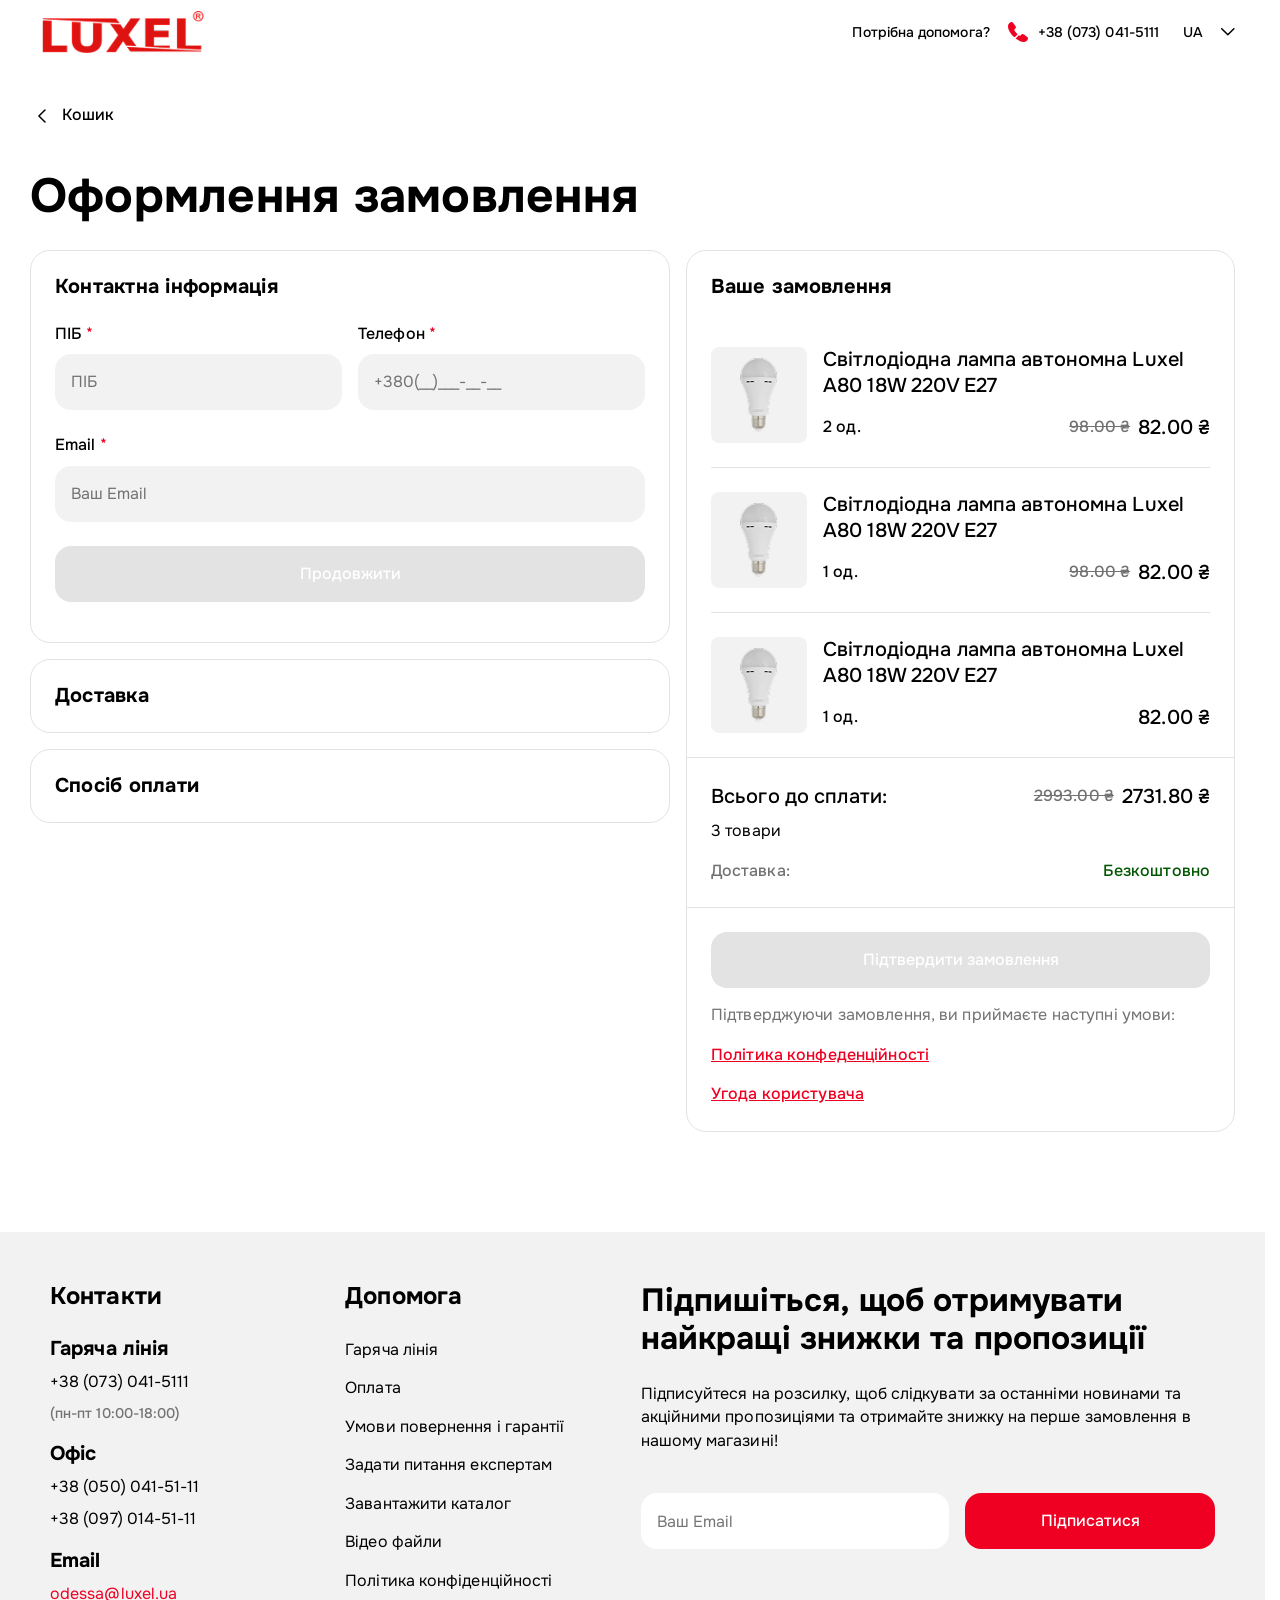
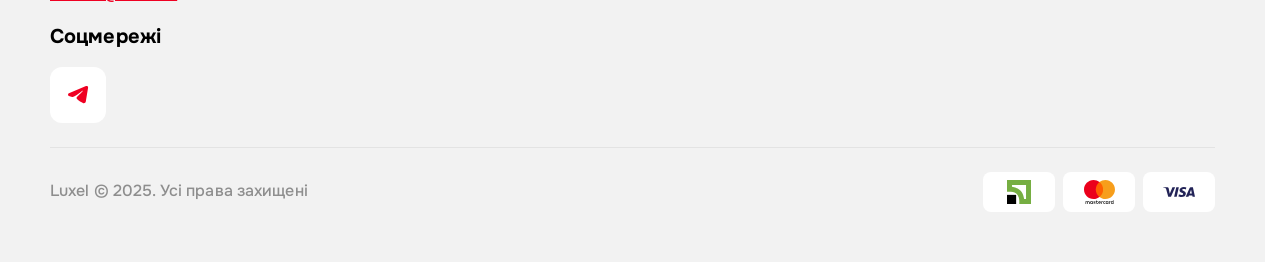
<file: checkout.html>
<!doctype html>
<html lang="en">

<head>
    <meta charset="UTF-8">
    <meta name="viewport" content="width=device-width, initial-scale=1.0">
    <meta http-equiv="X-UA-Compatible" content="ie=edge">
    <title>Luxel перший магазин електротоварів в Україні! | Оформлення замовлення</title>

    <link rel="stylesheet" href="styles/swiper-bundle.min.css">
    <link rel="stylesheet" href="./styles/main.css" />
</head>

<body>
    <header class="header small-header">
        <div class="header__promo">
            <div class="header__promo-inner container">
                <a class="header__logo logo" href="/" aria-label="Home" title="Home">
                    <img class="logo__image" src="./images/logo.png" alt="" width="175" height="42" />
                </a>
                <div class="header__promo-contacts">
                    <a href="/" class="header__promo-help">Потрібна допомога?</a>
                    <a href="tel:+380730415111" class="header__promo-contacts-phone">
                        <img src="icons/phone.svg" width="24" height="24" alt="">
                        +38 (073) 041-5111
                    </a>
                    <div class="header__promo-language-dropdown">
                        <div class="header__promo-language-dropdown-header" onclick="toggleDropdownLanguage()">
                            <span class="header__promo-language-dropdown-text" id="selectedLanguage">UA</span>
                            <img src="icons/dropdown.svg" class="header__promo-language-arrow"
                                id="dropdownArrowLanguage" width="14" height="8" alt="">
                        </div>

                        <div class="header__promo-language-dropdown-menu" id="dropdownMenuLanguage">
                            <div class="header__promo-language-dropdown-option active"
                                onclick="selectLanguage('UA', event)">
                                Українська
                            </div>
                            <div class="header__promo-language-dropdown-option" onclick="selectLanguage('RU', event)">
                                Русский
                            </div>
                            <div class="header__promo-language-dropdown-option" onclick="selectLanguage('EN', event)">
                                English
                            </div>
                        </div>
                    </div>
                </div>
            </div>
        </div>
    </header>

    <main class="checkout-main">
        <div class="breadcrumbs__link--span container">
            <a href="#" onclick="openCheckoutModal(event)"><img src="icons/nav-arrow.svg" alt="">Кошик</a>
        </div>

        <div class="checkout">
            <div class="checkout__inner container">
                <h1 class="checkout__title">Оформлення замовлення</h1>

                <div class="checkout__description">
                    <div class="checkout__left">
                        <!-- Контактна інформація -->
                        <section class="checkout__section" id="section-contact">
                            <div class="checkout__section-inner">
                                <div class="checkout__section-header">
                                    <h2 class="checkout__section-title">Контактна інформація</h2>
                                    <button type="button" class="checkout__edit-btn hidden"
                                        onclick="editSection('contact')">
                                        Змінити
                                        <img src="icons/edit.svg" width="17" height="17" alt="Змінити">
                                    </button>
                                </div>

                                <div class="checkout__section-content">
                                    <form class="checkout__form" id="form-contact"
                                        onsubmit="handleContactSubmit(event)">
                                        <div class="checkout__form-row">
                                            <div class="checkout__form-group">
                                                <label class="checkout__label" for="surname">
                                                    ПІБ <span class="required">*</span>
                                                </label>
                                                <input type="text" id="surname" name="surname" class="checkout__input"
                                                    placeholder="ПІБ" required />
                                            </div>
                                            <div class="checkout__form-group">
                                                <label class="checkout__label" for="phone">
                                                    Телефон <span class="required">*</span>
                                                </label>
                                                <input type="tel" id="phone" name="phone" class="checkout__input"
                                                    placeholder="+380(__)___-__-__" required />
                                            </div>
                                        </div>
                                        <div class="checkout__form-group">
                                            <label class="checkout__label" for="email">
                                                Email <span class="required">*</span>
                                            </label>
                                            <input type="email" id="email" name="email" class="checkout__input"
                                                placeholder="Ваш Email" required />
                                        </div>
                                        <button type="submit" class="checkout__btn checkout__btn--continue red-btn">
                                            Продовжити
                                        </button>
                                    </form>
                                </div>

                                <div class="checkout__section-summary">
                                    <div class="checkout__summary-grid">
                                        <div class="checkout__summary-item">
                                            <div class="checkout__summary-label">ПІБ</div>
                                            <div class="checkout__summary-value" id="summary-surname"></div>
                                        </div>
                                        <div class="checkout__summary-item">
                                            <div class="checkout__summary-label">Телефон</div>
                                            <div class="checkout__summary-value" id="summary-phone"></div>
                                        </div>
                                    </div>
                                </div>
                            </div>
                        </section>

                        <!-- Доставка -->
                        <section class="checkout__section is-disabled" id="section-delivery">
                            <div class="checkout__section-inner">
                                <div class="checkout__section-header">
                                    <h2 class="checkout__section-title">Доставка</h2>
                                    <button type="button" class="checkout__edit-btn hidden"
                                        onclick="editSection('delivery')">
                                        Змінити
                                        <img src="icons/edit.svg" width="17" height="17" alt="Змінити">
                                    </button>
                                </div>

                                <div class="checkout__section-content">
                                    <form class="checkout__form" id="form-delivery"
                                        onsubmit="handleDeliverySubmit(event)">
                                        <div class="checkout__form-row">
                                            <div class="checkout__form-group">
                                                <label class="checkout__label" for="country">
                                                    Країна <span class="required">*</span>
                                                </label>
                                                <div class="dropdown" data-dropdown="country">
                                                    <div class="dropdown__filter">
                                                        <span class="dropdown__filter-selected" data-value="">Оберіть країну</span>
                                                    </div>
                                                    <ul class="dropdown__select">
                                                        <li class="dropdown__select-option active" data-value="Україна">
                                                            Україна
                                                        </li>
                                                        <li class="dropdown__select-option" data-value="Сполучені Штати">
                                                            Сполучені Штати
                                                        </li>
                                                        <li class="dropdown__select-option" data-value="Польща">
                                                            Польща
                                                        </li>
                                                        <li class="dropdown__select-option" data-value="Чеська республіка">
                                                            Чеська республіка
                                                        </li>
                                                    </ul>
                                                    <input type="hidden" id="country" name="country" required />
                                                </div>
                                            </div>

                                            <div class="checkout__form-group" id="city-group">
                                                <label class="checkout__label" for="city">
                                                    Місто <span class="required">*</span>
                                                </label>
                                                <div class="dropdown dropdown--disabled" data-dropdown="city">
                                                    <div class="dropdown__filter">
                                                        <span class="dropdown__filter-selected" data-value="">Оберіть місто</span>
                                                    </div>
                                                    <ul class="dropdown__select">
                                                        <li class="dropdown__select-option active" data-value="Київ">
                                                            Київ
                                                        </li>
                                                        <li class="dropdown__select-option" data-value="Львів">
                                                            Львів
                                                        </li>
                                                        <li class="dropdown__select-option" data-value="Одеса">
                                                            Одеса
                                                        </li>
                                                        <li class="dropdown__select-option" data-value="Харків">
                                                            Харків
                                                        </li>
                                                        <li class="dropdown__select-option" data-value="Дніпро">
                                                            Дніпро
                                                        </li>
                                                    </ul>
                                                    <input type="hidden" id="city" name="city" />
                                                </div>
                                            </div>
                                        </div>

                                        <div class="hidden" id="delivery-methods-group">
                                            <h3 class="checkout__subtitle">Спосіб доставки</h3>
                                            <div class="checkout__delivery-methods">
                                                <div class="checkout__delivery-item" data-delivery="nova-post-branch-free">
                                                    <label class="checkout__delivery-item-box">
                                                        <input type="radio" name="deliveryMethod"
                                                            value="nova-post-branch-free" class="checkout__radio"
                                                            required />
                                                        <span class="checkout__delivery-icon">
                                                            <img src="icons/np-logo.png" width="32" height="32" alt="">
                                                        </span>
                                                        <div class="checkout__delivery-info">
                                                            <div class="checkout__delivery-name">Нова пошта - відділення
                                                            </div>
                                                            <div class="checkout__delivery-price">Завтра:
                                                                <span>Безкоштовно</span>
                                                            </div>
                                                        </div>
                                                    </label>
                                                    <div class="checkout__form-group hidden"
                                                        id="delivery-address-group">
                                                        <label class="checkout__label" for="deliveryAddress">
                                                            Оберіть відділення <span class="required">*</span>
                                                        </label>
                                                        <div class="checkout__form-delivery-select">
                                                            <div class="dropdown" data-dropdown="deliveryAddress">
                                                                <div class="dropdown__filter">
                                                                    <span class="dropdown__filter-selected" data-value="">Введіть адресу або номер відділення</span>
                                                                </div>
                                                                <ul class="dropdown__select">
                                                                    <li class="dropdown__select-option active" data-value="№1, Київ, проїзд Флоренська Чорновола, 54а">
                                                                       <strong>Відділення №102</strong> <span>вул. Набережно-рибальська, 3</span>
                                                                    </li>
                                                                    <li class="dropdown__select-option" data-value="№5, Київ, вул. Хрещатик, 22">
                                                                       <strong>Відділення №9</strong> <span>пров. В’ячеслава Чорновола, 54а (р-н Жулянського мосту)</span>
                                                                    </li>
                                                                    <li class="dropdown__select-option" data-value="№10, Київ, просп. Перемоги, 100">
                                                                        <strong>Відділення №102</strong> <span>вул. Набережно-рибальська, 3</span>
                                                                    </li>
                                                                    <li class="dropdown__select-option" data-value="№10, Київ, просп. Перемоги, 100">
                                                                        <strong>Відділення №102</strong> <span>вул. Набережно-рибальська, 3</span>
                                                                    </li>
                                                                    <li class="dropdown__select-option" data-value="№10, Київ, просп. Перемоги, 100">
                                                                        <strong>Відділення №102</strong> <span>вул. Набережно-рибальська, 3</span>
                                                                    </li>
                                                                    <li class="dropdown__select-option" data-value="№10, Київ, просп. Перемоги, 100">
                                                                        <strong>Відділення №102</strong> <span>вул. Набережно-рибальська, 3</span>
                                                                    </li>
                                                                    <li class="dropdown__select-option" data-value="№10, Київ, просп. Перемоги, 100">
                                                                        <strong>Відділення №102</strong> <span>вул. Набережно-рибальська, 3</span>
                                                                    </li>
                                                                </ul>
                                                                <input type="hidden" id="deliveryAddress" name="deliveryAddress" />
                                                            </div>
                                                        </div>
                                                    </div>
                                                </div>

                                                <div class="checkout__delivery-item" data-delivery="nova-post-courier">

                                                    <label class="checkout__delivery-item-box">
                                                        <input type="radio" name="deliveryMethod"
                                                            value="nova-post-courier" class="checkout__radio" />
                                                        <span class="checkout__delivery-icon">
                                                            <img src="icons/np-logo.png" width="32" height="32" alt="">
                                                        </span>
                                                        <div class="checkout__delivery-info">
                                                            <div class="checkout__delivery-name">Нова пошта - кур’єр
                                                            </div>
                                                            <div class="checkout__delivery-price">Завтра: від 75 грн.
                                                            </div>
                                                        </div>
                                                    </label>
                                                    <div class="checkout__form-group hidden" id="courier-address-group">
                                                        <label class="checkout__label" for="courierAddress">
                                                            Адреса доставки <span class="required">*</span>
                                                        </label>
                                                        <input type="text" id="courierAddress" name="courierAddress"
                                                            class="checkout__input"
                                                            placeholder="Введіть адресу для доставки" />
                                                    </div>
                                                </div>

                                                <div class="checkout__delivery-item" data-delivery="nova-post-branch">
                                                    <label class="checkout__delivery-item-box">
                                                        <input type="radio" name="deliveryMethod"
                                                            value="nova-post-branch" class="checkout__radio" />
                                                        <span class="checkout__delivery-icon">
                                                            <img src="icons/np-logo.png" width="32" height="32" alt="">
                                                        </span>
                                                        <div class="checkout__delivery-info">
                                                            <div class="checkout__delivery-name">Нова пошта - відділення
                                                            </div>
                                                            <div class="checkout__delivery-price">Завтра: від 75 грн.
                                                            </div>
                                                        </div>
                                                    </label>
                                                    <div class="checkout__form-group hidden"
                                                        id="delivery-address-group2">
                                                        <label class="checkout__label" for="deliveryAddress2">
                                                            Оберіть відділення <span class="required">*</span>
                                                        </label>
                                                        <div class="checkout__form-delivery-select">
                                                            <div class="dropdown" data-dropdown="deliveryAddress2">
                                                                <div class="dropdown__filter">
                                                                    <span class="dropdown__filter-selected" data-value="">Введіть адресу або номер відділення</span>
                                                                </div>
                                                                <ul class="dropdown__select">
                                                                    <li class="dropdown__select-option active" data-value="№1, Київ, проїзд Флоренська Чорновола, 54а">
                                                                       <strong>Відділення №102</strong> <span>вул. Набережно-рибальська, 3</span>
                                                                    </li>
                                                                    <li class="dropdown__select-option" data-value="№5, Київ, вул. Хрещатик, 22">
                                                                       <strong>Відділення №9</strong> <span>пров. В’ячеслава Чорновола, 54а (р-н Жулянського мосту)</span>
                                                                    </li>
                                                                    <li class="dropdown__select-option" data-value="№10, Київ, просп. Перемоги, 100">
                                                                        <strong>Відділення №102</strong> <span>вул. Набережно-рибальська, 3</span>
                                                                    </li>
                                                                    <li class="dropdown__select-option" data-value="№10, Київ, просп. Перемоги, 100">
                                                                        <strong>Відділення №102</strong> <span>вул. Набережно-рибальська, 3</span>
                                                                    </li>
                                                                    <li class="dropdown__select-option" data-value="№10, Київ, просп. Перемоги, 100">
                                                                        <strong>Відділення №102</strong> <span>вул. Набережно-рибальська, 3</span>
                                                                    </li>
                                                                    <li class="dropdown__select-option" data-value="№10, Київ, просп. Перемоги, 100">
                                                                        <strong>Відділення №102</strong> <span>вул. Набережно-рибальська, 3</span>
                                                                    </li>
                                                                    <li class="dropdown__select-option" data-value="№10, Київ, просп. Перемоги, 100">
                                                                        <strong>Відділення №102</strong> <span>вул. Набережно-рибальська, 3</span>
                                                                    </li>
                                                                </ul>
                                                                <input type="hidden" id="deliveryAddress2" name="deliveryAddress2" />
                                                            </div>
                                                        </div>
                                                    </div>
                                                </div>

                                                <div class="checkout__delivery-item" data-delivery="ukrposhta">
                                                    <label class="checkout__delivery-item-box">
                                                        <input type="radio" name="deliveryMethod" value="ukrposhta"
                                                            class="checkout__radio" />
                                                        <span class="checkout__delivery-icon">
                                                            <img src="icons/ukr.png" width="32" height="32" alt="">
                                                        </span>
                                                        <div class="checkout__delivery-info">
                                                            <div class="checkout__delivery-name">Укрпошта - відділення
                                                            </div>
                                                            <div class="checkout__delivery-price">Завтра: від 50 грн.
                                                            </div>
                                                        </div>
                                                    </label>
                                                    <div class="checkout__form-group hidden"
                                                        id="delivery-address-group3">
                                                        <label class="checkout__label" for="deliveryAddress3">
                                                            Оберіть відділення <span class="required">*</span>
                                                        </label>
                                                        <div class="checkout__form-delivery-select">
                                                            <div class="dropdown" data-dropdown="deliveryAddress3">
                                                                <div class="dropdown__filter">
                                                                    <span class="dropdown__filter-selected" data-value="">Введіть адресу або номер відділення</span>
                                                                </div>
                                                                 <ul class="dropdown__select">
                                                                    <li class="dropdown__select-option active" data-value="№1, Київ, проїзд Флоренська Чорновола, 54а">
                                                                       <strong>Відділення №102</strong> <span>вул. Набережно-рибальська, 3</span>
                                                                    </li>
                                                                    <li class="dropdown__select-option" data-value="№5, Київ, вул. Хрещатик, 22">
                                                                       <strong>Відділення №9</strong> <span>пров. В’ячеслава Чорновола, 54а (р-н Жулянського мосту)</span>
                                                                    </li>
                                                                    <li class="dropdown__select-option" data-value="№10, Київ, просп. Перемоги, 100">
                                                                        <strong>Відділення №102</strong> <span>вул. Набережно-рибальська, 3</span>
                                                                    </li>
                                                                    <li class="dropdown__select-option" data-value="№10, Київ, просп. Перемоги, 100">
                                                                        <strong>Відділення №102</strong> <span>вул. Набережно-рибальська, 3</span>
                                                                    </li>
                                                                    <li class="dropdown__select-option" data-value="№10, Київ, просп. Перемоги, 100">
                                                                        <strong>Відділення №102</strong> <span>вул. Набережно-рибальська, 3</span>
                                                                    </li>
                                                                    <li class="dropdown__select-option" data-value="№10, Київ, просп. Перемоги, 100">
                                                                        <strong>Відділення №102</strong> <span>вул. Набережно-рибальська, 3</span>
                                                                    </li>
                                                                    <li class="dropdown__select-option" data-value="№10, Київ, просп. Перемоги, 100">
                                                                        <strong>Відділення №102</strong> <span>вул. Набережно-рибальська, 3</span>
                                                                    </li>
                                                                </ul>
                                                                <input type="hidden" id="deliveryAddress3" name="deliveryAddress3" />
                                                            </div>
                                                        </div>
                                                    </div>
                                                </div>
                                            </div>
                                        </div>
                                        <button type="submit" class="checkout__btn checkout__btn--continue red-btn">
                                            Продовжити
                                        </button>
                                    </form>
                                </div>

                                <div class="checkout__section-summary">
                                    <div class="checkout__summary-grid">
                                        <div class="checkout__summary-item">
                                            <div class="checkout__summary-label">Країна</div>
                                            <div class="checkout__summary-value" id="summary-country"></div>
                                        </div>
                                        <div class="checkout__summary-item">
                                            <div class="checkout__summary-label">Місто</div>
                                            <div class="checkout__summary-value" id="summary-city"></div>
                                        </div>
                                    </div>
                                    <div class="checkout__summary-grid">
                                        <div class="checkout__summary-item">
                                            <div class="checkout__summary-label">Спосіб доставки</div>
                                            <div class="checkout__summary-value" id="summary-delivery"></div>
                                        </div>
                                        <div class="checkout__summary-item hidden" id="summary-address-container">
                                            <div class="checkout__summary-label">Відділення</div>
                                            <div class="checkout__summary-value" id="summary-address"></div>
                                        </div>
                                    </div>
                                </div>
                            </div>
                        </section>

                        <!-- Спосіб оплати -->
                        <section class="checkout__section is-disabled" id="section-payment">
                            <div class="checkout__section-inner">
                                <div class="checkout__section-header">
                                    <h2 class="checkout__section-title">Спосіб оплати</h2>
                                    <button type="button" class="checkout__edit-btn hidden"
                                        onclick="editSection('payment')">
                                        Змінити
                                        <img src="icons/edit.svg" width="17" height="17" alt="Змінити">
                                    </button>
                                </div>

                                <div class="checkout__section-content">
                                    <form class="checkout__form" id="form-payment"
                                        onsubmit="handlePaymentSubmit(event)">
                                        <div class="checkout__payment-methods">
                                            <div class="checkout__payment-item" onclick="selectPayment(this, 'online')">

                                                <div class="checkout__payment-info" style="position: relative;">
                                                    <div class="checkout__payment-name">
                                                        <span class="checkout__payment-icon">
                                                            <img src="icons/card1.svg" width="32" height="32" alt="">
                                                        </span>
                                                    </div>
                                                    <div class="checkout__payment-desc">Оплата онлайн

                                                        <span>Миттєва оплата через онлайн сервіс</span>
                                                    </div>
                                                    <input type="radio" name="paymentMethod" value="online"
                                                        class="checkout__radio" required />
                                                </div>
                                                <div class="checkout__payment-options">
                                                    <h3>Обрати сервіс</h3>
                                                    <label class="checkout__payment-option">
                                                        <span>Банківська картка</span>
                                                        <input type="radio" name="paymentOption" value="bank-card"
                                                            class="checkout__radio" onchange="updateButtonStates()" />

                                                    </label>
                                                    <label class="checkout__payment-option">
                                                        <span>Apple pay</span>
                                                        <input type="radio" name="paymentOption" value="apple-pay"
                                                            class="checkout__radio" onchange="updateButtonStates()" />

                                                    </label>
                                                    <label class="checkout__payment-option">
                                                        <span>Google pay</span>
                                                        <input type="radio" name="paymentOption" value="google-pay"
                                                            class="checkout__radio" onchange="updateButtonStates()" />

                                                    </label>
                                                </div>
                                            </div>

                                            <div class="checkout__payment-item" onclick="selectPayment(this, 'cod')">
                                                <div class="checkout__payment-info" style="position: relative;">
                                                    <input type="radio" name="paymentMethod" value="cod"
                                                        class="checkout__radio" />
                                                    <div class="checkout__payment-name">
                                                        <span class="checkout__payment-icon">
                                                            <img src="icons/card2.svg" width="32" height="32" alt="">
                                                        </span>

                                                    </div>
                                                    <div class="checkout__payment-desc">
                                                        Оплата при отриманні
                                                        <span> Оплата готівкою або банківською карткою під час отримання
                                                            товару</span>
                                                    </div>
                                                </div>

                                            </div>
                                        </div>

                                        <button type="submit" class="checkout__btn checkout__btn--continue red-btn">
                                            Продовжити
                                        </button>
                                    </form>
                                </div>

                                <div class="checkout__section-summary">
                                    <div class="checkout__summary-item">
                                        <div class="checkout__summary-label">Спосіб оплати</div>

                                        <div class="checkout__summary-subvalue" id="summary-payment-option"></div>
                                    </div>
                                </div>
                            </div>
                        </section>

                        <!-- Додати коментар -->
                        <section class="checkout__section hidden" id="section-add-comment">
                            <div class="checkout__section-inner">
                                <label class="checkout__comment-checkbox">
                                    <span class="checkout__comment-checkbox-text">Додати коментар</span>
                                    <input type="checkbox" id="add-comment-checkbox" onchange="toggleCommentSection()">
                                </label>
                            </div>
                        </section>

                        <!-- Секция с текстовым полем комментария -->
                        <section class="checkout__section hidden" id="section-comment">
                            <div class="checkout__section-inner">
                                <div class="checkout__form-group">
                                    <textarea name="comment" id="comment" class="checkout__textarea"
                                        placeholder="Додайте свій коментар" rows="4"></textarea>
                                    <div class="checkout__comment-counter">
                                        <span id="comment-count">0</span>/500 символів
                                    </div>
                                </div>
                            </div>
                        </section>
                    </div>

                    <div class="checkout__right">
                        <h2>Ваше замовлення</h2>

                        <div class="checkout__order-summary" id="order-summary">
                            <div class="modal__content-body">
                                <div class="modal__content-body-image">
                                    <img src="images/catalog-item.png" loading="lazy" width="88" height="88" alt="">
                                </div>
                                <div class="modal__content-body-content">
                                    <h3>Світлодіодна лампа автономна Luxel A80 18W 220V E27</h3>
                                    <div class="modal__content-body-content-option">
                                        <span class="modal__content-body-content-value">2 од.</span>
                                        <div class="modal__content-body-content-box">
                                            <span class="modal__content-body-content-subsum">98.00 ₴</span>
                                            <span class="modal__content-body-content-sum">82.00 ₴</span>
                                        </div>
                                    </div>
                                </div>
                            </div>
                            <div class="modal__content-body">
                                <div class="modal__content-body-image">
                                    <img src="images/catalog-item.png" loading="lazy" width="88" height="88" alt="">
                                </div>
                                <div class="modal__content-body-content">
                                    <h3>Світлодіодна лампа автономна Luxel A80 18W 220V E27</h3>
                                    <div class="modal__content-body-content-option">
                                        <span class="modal__content-body-content-value">1 од.</span>
                                        <div class="modal__content-body-content-box">
                                            <span class="modal__content-body-content-subsum">98.00 ₴</span>
                                            <span class="modal__content-body-content-sum">82.00 ₴</span>
                                        </div>
                                    </div>
                                </div>
                            </div>
                            <div class="modal__content-body">
                                <div class="modal__content-body-image">
                                    <img src="images/catalog-item.png" loading="lazy" width="88" height="88" alt="">
                                </div>
                                <div class="modal__content-body-content">
                                    <h3>Світлодіодна лампа автономна Luxel A80 18W 220V E27</h3>
                                    <div class="modal__content-body-content-option">
                                        <span class="modal__content-body-content-value">1 од.</span>
                                        <div class="modal__content-body-content-box">
                                            <span class="modal__content-body-content-sum">82.00 ₴</span>
                                        </div>
                                    </div>
                                </div>
                            </div>
                        </div>

                        <div class="checkout__summary">
                            <div class="checkout__summary-top">
                                <p class="checkout__summary-text">Всього до сплати:</p>
                                <div class="checkout__summary-top-sum">
                                    <p class="checkout__summary-top-sum-sub">2993.00 ₴</p>
                                    <p class="checkout__summary-top-sum-text">2731.80 ₴</p>
                                </div>
                            </div>
                            <p class="checkout__summary-value">3 товари</p>
                            <div class="checkout__summary-value-delivery"> 
                                <span>Доставка:</span>
                                <strong>Безкоштовно</strong>
                            </div>
                        </div>

                        <button type="button" class="checkout__btn checkout__btn--submit red-btn" id="submit-btn"
                            onclick="handleSubmit()" disabled>
                            Підтвердити замовлення
                        </button>

                        <div class="checkout__right-info">
                            <p>Підтверджуючи замовлення, ви приймаєте наступні умови:</p>
                            <ul class="checkout__right-list">
                                <li class="checkout__right-item">
                                    <a href="/" class="checkout__right-link">Політика конфеденційності</a>
                                </li>
                                <li class="checkout__right-item">
                                    <a href="/" class="checkout__right-link">Угода користувача</a>
                                </li>
                            </ul>
                        </div>
                    </div>
                </div>
            </div>
        </div>
    </main>

    <footer class="footer">
        <div class="footer__inner container">
            <div class="footer__logo">
                <a href="/" class="footer__logo-link">
                    <img src="images/black-logo.png" width="150" height="34" alt="Luxel footer logo">
                </a>
            </div>
            <div class="footer__content">
                <div class="footer__content-box">
                    <div class="footer__content-col">
                        <h3 class="footer__content-col-title">Контакти</h3>
                        <div class="footer__content-col-contact">
                            <h4>Гаряча лінія</h4>
                            <div class="footer__content-col-contact-row">
                                <a href="tel:+380730415111">+38 (073) 041-5111</a>
                                <span class="footer__content-col-contact-grafic">(пн-пт 10:00-18:00)</span>
                            </div>
                        </div>
                        <div class="footer__content-col-contact">
                            <h4>Офіс</h4>
                            <a href="tel:+380500415111">+38 (050) 041-51-11</a>
                            <a href="tel:+380970145111">+38 (097) 014-51-11</a>
                        </div>
                        <div class="footer__content-col-contact footer__content-col-contact--email">
                            <h4>Email</h4>
                            <a href="mailto:odessa@luxel.ua">odessa@luxel.ua</a>
                        </div>
                        <div class="footer__accordion">
                            <div class="footer__accordion-item">
                                <h3 class="footer__accordion-header">
                                    <button class="footer__accordion-button" type="button" aria-expanded="false"
                                        aria-controls="accordion-panel-1">
                                        <span class="footer__accordion-title">Про компанію</span>
                                        <span class="footer__accordion-icon" aria-hidden="true">
                                            <img src="icons/accardion-arrow.svg" width="24" height="24" alt="">
                                        </span>
                                    </button>
                                </h3>
                                <div class="footer__accordion-panel" id="accordion-panel-1" role="region"
                                    aria-labelledby="accordion-panel-1">
                                    <div class="footer__accordion-content">
                                        <ul class="footer__accordion-list">
                                            <li class="footer__accordion-list-item">
                                                <a href="#" class="footer__accordion-link">Доставка</a>
                                            </li>
                                            <li class="footer__accordion-list-item">
                                                <a href="#" class="footer__accordion-link">Оплата</a>
                                            </li>
                                            <li class="footer__accordion-list-item">
                                                <a href="#" class="footer__accordion-link">Умови повернення і
                                                    гарантії</a>
                                            </li>
                                            <li class="footer__accordion-list-item">
                                                <a href="#" class="footer__accordion-link">Задати питання експертам</a>
                                            </li>
                                            <li class="footer__accordion-list-item">
                                                <a href="#" class="footer__accordion-link">Завантажити каталог</a>
                                            </li>
                                            </li>
                                            <li class="footer__accordion-list-item">
                                                <a href="#" class="footer__accordion-link">Вiдео файли</a>
                                            </li>
                                            <li class="footer__accordion-list-item">
                                                <a href="#" class="footer__accordion-link">Політика конфіденційності</a>
                                            </li>
                                        </ul>
                                    </div>
                                </div>
                            </div>

                            <div class="footer__accordion-item">
                                <h3 class="footer__accordion-header">
                                    <button class="footer__accordion-button" type="button" aria-expanded="false"
                                        aria-controls="accordion-panel-2">
                                        <span class="footer__accordion-title">Послуги</span>
                                        <span class="footer__accordion-icon" aria-hidden="true">
                                            <img src="icons/accardion-arrow.svg" width="24" height="24" alt="">
                                        </span>
                                    </button>
                                </h3>
                                <div class="footer__accordion-panel" id="accordion-panel-2" role="region"
                                    aria-labelledby="accordion-panel-2">
                                    <div class="footer__accordion-content">
                                        <ul class="footer__accordion-list">
                                            <li class="footer__accordion-list-item">
                                                <a href="#" class="footer__accordion-link">Консультації</a>
                                            </li>
                                            <li class="footer__accordion-list-item">
                                                <a href="#" class="footer__accordion-link">Розробка</a>
                                            </li>
                                            <li class="footer__accordion-list-item">
                                                <a href="#" class="footer__accordion-link">Підтримка</a>
                                            </li>
                                        </ul>
                                    </div>
                                </div>
                            </div>
                        </div>
                        <div class="footer__content-col-contact footer__content-col-contact--social">
                            <h4>Соцмережі</h4>
                            <a href="https://t.me/yourchannel" target="_blank" aria-label="Телеграм">
                                <img src="icons/tg-red.svg" width="21" height="18" alt="">
                            </a>
                        </div>
                    </div>
                    <div class="footer__content-col footer__content-col--descktop">
                        <h3 class="footer__content-col-title">Допомога</h3>
                        <ul class="footer__content-list">
                            <li class="footer__content-item">
                                <a href="" class="footer__content-link">Гаряча лінія</a>
                            </li>
                            <li class="footer__content-item">
                                <a href="" class="footer__content-link">Оплата</a>
                            </li>
                            <li class="footer__content-item">
                                <a href="" class="footer__content-link">Умови повернення і гарантії</a>
                            </li>
                            <li class="footer__content-item">
                                <a href="" class="footer__content-link">Задати питання експертам</a>
                            </li>
                            <li class="footer__content-item">
                                <a href="" class="footer__content-link">Завантажити каталог</a>
                            </li>
                            <li class="footer__content-item">
                                <a href="" class="footer__content-link">Вiдео файли</a>
                            </li>
                            <li class="footer__content-item">
                                <a href="" class="footer__content-link">Політика конфіденційності</a>
                            </li>
                        </ul>
                    </div>
                </div>
                <div class="footer__content-help">
                    <h3>Підпишіться, щоб отримувати найкращі знижки та пропозиції</h3>
                    <p>Підписуйтеся на розсилку, щоб слідкувати за останніми новинами та акційними пропозиціями та
                        отримайте
                        знижку на перше замовлення в нашому магазині! </p>
                    <form action="" class="footer-form">
                        <input type="email" name="eamil" id="footerEmail" placeholder="Ваш Email" required>
                        <button type="submit" class="footer-btn red-btn">Підписатися</button>
                    </form>
                </div>
            </div>
            <div class="footer__bottom">
                <p class="footer__bottom-copiright">Luxel © 2025. Усі права захищені</p>
                <ul class="footer__bottom-list">
                    <li class="footer__bottom-item">
                        <img src="icons/bank1.svg" width="22" height="22" alt="">
                    </li>
                    <li class="footer__bottom-item">
                        <img src="icons/bank2.svg" width="22" height="22" alt="">
                    </li>
                    <li class="footer__bottom-item">
                        <img src="icons/bank3.svg" width="22" height="22" alt="">
                    </li>
                </ul>
            </div>
        </div>
    </footer>


    <div class="modal" id="delateCheckoutModal">
        <div class="modal__content">
            <div class="modal__content-header">
                <h2 class="modal__title">Хочете перервати процес оформлення замовлення?</h2>
            
            <p class="modal__text delate-product-text">Ця дія може привести до втрати збереженого процесу.</p>
            </div>
            <div class="modal__buttons">
                <button class="modal__form-add-btn cancel-delete">До кошику</button>
                <button class="modal__form-add-btn confirm-delete">Скасувати</button>
            </div>
        </div>
    </div>
</body>


<script src="scripts/jquery-3.7.0.min.js"></script>
<script src="scripts/swiper-bundle.min.js"></script>
<script src="scripts/jquery.maskedinput.js"></script>
<script src="scripts/script.js"></script>

<script>
    // Инициализация при загрузке страницы
    document.addEventListener('DOMContentLoaded', function () {
        initCheckoutValidation();
        updateButtonStates();
        initPhoneMask();
        initCommentCounter();
        initCustomDropdowns();
        initDeliveryItems();
    });

    // Инициализация кастомных dropdown
    function initCustomDropdowns() {
        const dropdowns = document.querySelectorAll('[data-dropdown]');
        
        dropdowns.forEach(dropdown => {
            const dropdownName = dropdown.dataset.dropdown;
            const filter = dropdown.querySelector('.dropdown__filter');
            const label = dropdown.querySelector('.dropdown__filter-selected');
            const select = dropdown.querySelector('.dropdown__select');
            const options = dropdown.querySelectorAll('.dropdown__select-option');
            const hiddenInput = dropdown.querySelector('input[type="hidden"]');
            
            // Клик по фильтру - открыть/закрыть
            filter.addEventListener('click', (e) => {
                e.stopPropagation();
                
                // Если dropdown disabled - не открываем
                if (dropdown.classList.contains('dropdown--disabled')) {
                    return;
                }
                
                // Закрываем все остальные
                dropdowns.forEach(d => {
                    if (d !== dropdown) {
                        d.classList.remove('is-open');
                    }
                });
                
                // Переключаем текущий
                dropdown.classList.toggle('is-open');
            });
            
            // Клик по списку - тоже stopPropagation
            if (select) {
                select.addEventListener('click', (e) => {
                    e.stopPropagation();
                });
            }
            
            // Клик по опции
            options.forEach(option => {
                option.addEventListener('click', (e) => {
                    e.preventDefault();
                    e.stopPropagation();
                    
                    const value = option.dataset.value;
                    const text = option.innerHTML.trim();
                    
                    // Убираем active у всех опций этого dropdown
                    const allOptionsInDropdown = dropdown.querySelectorAll('.dropdown__select-option');
                    
                    allOptionsInDropdown.forEach(opt => {
                        opt.classList.remove('active');
                    });
                    
                    // Добавляем active к выбранной
                    option.classList.add('active');
                    
                    // Обновляем текст и значение (используем innerHTML для сохранения разметки)
                    label.innerHTML = text;
                    label.dataset.value = value;
                    hiddenInput.value = value;
                    
                    // Закрываем dropdown
                    dropdown.classList.remove('is-open');
                    
                    // Вызываем обработчики
                    if (dropdownName === 'country') {
                        handleCountryChange();
                    } else if (dropdownName === 'city') {
                        handleCityChange();
                    } else if (dropdownName.includes('deliveryAddress')) {
                        updateButtonStates();
                    }
                    
                    // Всегда обновляем состояние кнопок
                    updateButtonStates();
                });
            });
        });
        
        // Закрытие при клике вне dropdown
        document.addEventListener('click', () => {
            dropdowns.forEach(dropdown => {
                dropdown.classList.remove('is-open');
            });
        });
    }
    
    // Инициализация delivery items
    function initDeliveryItems() {
        const deliveryItems = document.querySelectorAll('.checkout__delivery-item[data-delivery]');
        
        deliveryItems.forEach(item => {
            const deliveryValue = item.dataset.delivery;
            const itemBox = item.querySelector('.checkout__delivery-item-box');
            
            if (itemBox) {
                // Вешаем обработчик только на box (label с radio)
                itemBox.addEventListener('click', (e) => {
                    selectDelivery(item, deliveryValue);
                });
            }
        });
    }

    // Инициализация маски для телефона
    function initPhoneMask() {
        if (typeof jQuery !== 'undefined' && jQuery.fn.mask) {
            jQuery('#phone').mask('+380(99)999-99-99');
        }
    }

    // Инициализация счетчика символов для комментария
    function initCommentCounter() {
        var commentTextarea = document.getElementById('comment');
        if (commentTextarea) {
            commentTextarea.addEventListener('input', function () {
                var count = this.value.length;
                var counterElement = document.getElementById('comment-count');
                if (counterElement) {
                    counterElement.textContent = count;
                }
                // Ограничение на 500 символов
                if (count > 500) {
                    this.value = this.value.substring(0, 500);
                    if (counterElement) {
                        counterElement.textContent = '500';
                    }
                }
            });
        }
    }

    // Переключение видимости секции комментариев
    function toggleCommentSection() {
        var checkbox = document.getElementById('add-comment-checkbox');
        var commentSection = document.getElementById('section-comment');

        if (checkbox && commentSection) {
            if (checkbox.checked) {
                commentSection.classList.remove('hidden');
            } else {
                commentSection.classList.add('hidden');
                // Очищаем комментарий при скрытии
                var commentTextarea = document.getElementById('comment');
                if (commentTextarea) {
                    commentTextarea.value = '';
                    var counterElement = document.getElementById('comment-count');
                    if (counterElement) {
                        counterElement.textContent = '0';
                    }
                }
            }
        }
    }

    // Валидация и управление состоянием кнопок
    function initCheckoutValidation() {
        // Контактная форма
        var contactInputs = document.querySelectorAll('#form-contact input');
        contactInputs.forEach(function (input) {
            input.addEventListener('input', function () {
                updateButtonStates();
            });
        });

        // Форма доставки
        var deliveryInputs = document.querySelectorAll('#form-delivery input, #form-delivery select');
        deliveryInputs.forEach(function (input) {
            input.addEventListener('change', function () {
                updateButtonStates();
            });
            // Для текстовых полей также отслеживаем input
            if (input.type === 'text') {
                input.addEventListener('input', function () {
                    updateButtonStates();
                });
            }
        });

        // Форма оплаты - используем делегирование событий
        var formPayment = document.getElementById('form-payment');
        if (formPayment) {
            formPayment.addEventListener('change', function (e) {
                if (e.target.matches('input[type="radio"]')) {
                    updateButtonStates();
                }
            });
        }

        // Изначально отключаем город
        var citySelect = document.getElementById('city');
        if (citySelect) {
            citySelect.disabled = true;
        }
    }

    // Обновление состояния кнопок
    function updateButtonStates() {
        // Кнопка контактной формы
        var contactBtn = document.querySelector('#form-contact .checkout__btn');
        var surname = document.getElementById('surname').value.trim();
        var phone = document.getElementById('phone').value.trim();
        var email = document.getElementById('email').value.trim();

        if (contactBtn) {
            contactBtn.disabled = !(surname && phone && email && validateEmail(email));
        }

        // Кнопка формы доставки
        var deliveryBtn = document.querySelector('#form-delivery .checkout__btn');
        var country = document.getElementById('country').value;
        var city = document.getElementById('city').value;
        var deliveryMethod = document.querySelector('input[name="deliveryMethod"]:checked');

        if (deliveryBtn) {
            var isDeliveryValid = country && city && deliveryMethod;

            // Проверяем адрес доставки если выбрана доставка с адресом
            if (deliveryMethod) {
                var methodValue = deliveryMethod.value;
                if (methodValue === 'nova-post-branch-free') {
                    var deliveryAddress1 = document.getElementById('deliveryAddress').value;
                    isDeliveryValid = isDeliveryValid && deliveryAddress1;
                } else if (methodValue === 'nova-post-branch') {
                    var deliveryAddress2 = document.getElementById('deliveryAddress2').value;
                    isDeliveryValid = isDeliveryValid && deliveryAddress2;
                } else if (methodValue === 'ukrposhta') {
                    var deliveryAddress3 = document.getElementById('deliveryAddress3').value;
                    isDeliveryValid = isDeliveryValid && deliveryAddress3;
                } else if (methodValue === 'nova-post-courier') {
                    var courierAddress = document.getElementById('courierAddress').value.trim();
                    isDeliveryValid = isDeliveryValid && courierAddress;
                }
            }

            deliveryBtn.disabled = !isDeliveryValid;
        }

        // Кнопка формы оплаты
        var paymentBtn = document.querySelector('#form-payment .checkout__btn');
        var paymentMethod = document.querySelector('input[name="paymentMethod"]:checked');

        if (paymentBtn) {
            var isPaymentValid = paymentMethod !== null;

            // Если выбрана онлайн оплата, проверяем выбор способа
            if (paymentMethod && paymentMethod.value === 'online') {
                var paymentOption = document.querySelector('input[name="paymentOption"]:checked');
                isPaymentValid = paymentOption !== null;
            }

            paymentBtn.disabled = !isPaymentValid;
        }

        // Кнопка финального подтверждения
        var submitBtn = document.getElementById('submit-btn');
        if (submitBtn) {
            // Проверяем, что все три секции заполнены
            var isContactComplete = surname && phone && email && validateEmail(email);
            var isDeliveryComplete = country && city && deliveryMethod;
            var isPaymentComplete = paymentMethod !== null;

            // Для онлайн оплаты также проверяем выбор способа
            if (paymentMethod && paymentMethod.value === 'online') {
                var paymentOption2 = document.querySelector('input[name="paymentOption"]:checked');
                isPaymentComplete = paymentOption2 !== null;
            }

            // Проверяем адреса доставки
            if (deliveryMethod) {
                var methodValue2 = deliveryMethod.value;
                if (methodValue2 === 'nova-post-branch-free') {
                    var deliveryAddress1b = document.getElementById('deliveryAddress').value;
                    isDeliveryComplete = isDeliveryComplete && deliveryAddress1b;
                } else if (methodValue2 === 'nova-post-branch') {
                    var deliveryAddress2b = document.getElementById('deliveryAddress2').value;
                    isDeliveryComplete = isDeliveryComplete && deliveryAddress2b;
                } else if (methodValue2 === 'ukrposhta') {
                    var deliveryAddress3b = document.getElementById('deliveryAddress3').value;
                    isDeliveryComplete = isDeliveryComplete && deliveryAddress3b;
                } else if (methodValue2 === 'nova-post-courier') {
                    var courierAddressb = document.getElementById('courierAddress').value.trim();
                    isDeliveryComplete = isDeliveryComplete && courierAddressb;
                }
            }

            submitBtn.disabled = !(isContactComplete && isDeliveryComplete && isPaymentComplete);
        }
    }

    // Валидация email
    function validateEmail(email) {
        var re = /^[^\s@]+@[^\s@]+\.[^\s@]+$/;
        return re.test(email);
    }

    function handleContactSubmit(event) {
        event.preventDefault();

        var surname = document.getElementById('surname').value;
        var phone = document.getElementById('phone').value;

        document.getElementById('summary-surname').textContent = surname;
        document.getElementById('summary-phone').textContent = phone;

        collapseSection('contact');
        expandSection('delivery');
    }

    function handleDeliverySubmit(event) {
        event.preventDefault();

        var country = document.getElementById('country').value;
        var city = document.getElementById('city').value;
        var deliveryMethod = document.querySelector('input[name="deliveryMethod"]:checked');
        var deliveryAddress = '';
        var deliveryAddressText = ''; // Красивый текст для отображения

        // Определяем адрес в зависимости от метода доставки
        if (deliveryMethod) {
            var methodValue = deliveryMethod.value;
            if (methodValue === 'nova-post-branch-free') {
                deliveryAddress = document.getElementById('deliveryAddress').value;
                // Берем текст из видимого элемента dropdown
                var dropdown1 = document.querySelector('[data-dropdown="deliveryAddress"]');
                if (dropdown1) {
                    var selected1 = dropdown1.querySelector('.dropdown__filter-selected');
                    deliveryAddressText = selected1 ? selected1.textContent.trim() : deliveryAddress;
                }
            } else if (methodValue === 'nova-post-branch') {
                deliveryAddress = document.getElementById('deliveryAddress2').value;
                var dropdown2 = document.querySelector('[data-dropdown="deliveryAddress2"]');
                if (dropdown2) {
                    var selected2 = dropdown2.querySelector('.dropdown__filter-selected');
                    deliveryAddressText = selected2 ? selected2.textContent.trim() : deliveryAddress;
                }
            } else if (methodValue === 'ukrposhta') {
                deliveryAddress = document.getElementById('deliveryAddress3').value;
                var dropdown3 = document.querySelector('[data-dropdown="deliveryAddress3"]');
                if (dropdown3) {
                    var selected3 = dropdown3.querySelector('.dropdown__filter-selected');
                    deliveryAddressText = selected3 ? selected3.textContent.trim() : deliveryAddress;
                }
            } else if (methodValue === 'nova-post-courier') {
                deliveryAddress = document.getElementById('courierAddress').value;
                deliveryAddressText = deliveryAddress;
            }
        }

        document.getElementById('summary-country').textContent = country;
        document.getElementById('summary-city').textContent = city;

        if (deliveryMethod) {
            var deliveryName = deliveryMethod.parentElement.querySelector('.checkout__delivery-name').textContent;
            document.getElementById('summary-delivery').textContent = deliveryName;

            if (deliveryAddress) {
                // Используем красивый текст вместо технического значения
                document.getElementById('summary-address').textContent = deliveryAddressText || deliveryAddress;
                document.getElementById('summary-address-container').classList.remove('hidden');
            } else {
                document.getElementById('summary-address-container').classList.add('hidden');
            }
        }

        collapseSection('delivery');
        expandSection('payment');
    }

    function handlePaymentSubmit(event) {
        event.preventDefault();

        var paymentMethod = document.querySelector('input[name="paymentMethod"]:checked');
        var paymentOption = document.querySelector('input[name="paymentOption"]:checked');

        if (paymentMethod) {
            // Если выбрана онлайн оплата и выбрана опция оплаты
            if (paymentOption && paymentMethod.value === 'online') {
                var optionLabel = paymentOption.closest('.checkout__payment-option');
                if (optionLabel) {
                    var optionText = optionLabel.querySelector('span').textContent.trim();
                    document.getElementById('summary-payment-option').textContent = optionText;
                }
            } else if (paymentMethod.value === 'cod') {
                // Для оплаты при получении показываем текст
                var paymentDescElement = paymentMethod.closest('.checkout__payment-info').querySelector('.checkout__payment-desc');
                if (paymentDescElement) {
                    var paymentText = paymentDescElement.childNodes[0].textContent.trim();
                    document.getElementById('summary-payment-option').textContent = paymentText;
                }
            } else {
                document.getElementById('summary-payment-option').textContent = '';
            }
        }

        collapseSection('payment');

        // Показываем секцию с чекбоксом для добавления комментария
        var commentSection = document.getElementById('section-add-comment');
        commentSection.classList.remove('hidden');

        // Проверяем, нужно ли показывать секцию комментариев
        var commentCheckbox = document.getElementById('add-comment-checkbox');
        if (commentCheckbox && commentCheckbox.checked) {
            document.getElementById('section-comment').classList.remove('hidden');
        }

        // Скролл до секции с комментарием
        setTimeout(function() {
            commentSection.scrollIntoView({ 
                behavior: 'smooth', 
                block: 'start'
            });
        }, 100);
    }

    function handleCountryChange() {
        var country = document.getElementById('country').value;
        var cityDropdown = document.querySelector('[data-dropdown="city"]');
        var citySelect = document.getElementById('city');

        if (country) {
            // Разблокируем dropdown города
            cityDropdown.classList.remove('dropdown--disabled');
            citySelect.required = true;
        } else {
            // Блокируем dropdown города и сбрасываем его значение
            cityDropdown.classList.add('dropdown--disabled');
            citySelect.required = false;
            citySelect.value = '';
            
            // Сбрасываем текст dropdown
            const cityLabel = cityDropdown.querySelector('.dropdown__filter-selected');
            if (cityLabel) {
                cityLabel.textContent = 'Оберіть місто';
                cityLabel.dataset.value = '';
            }
            
            handleCityChange();
        }

        updateButtonStates();
    }

    function handleCityChange() {
        var city = document.getElementById('city').value;
        var deliveryGroup = document.getElementById('delivery-methods-group');

        if (city) {
            deliveryGroup.classList.remove('hidden');
        } else {
            deliveryGroup.classList.add('hidden');
            // Сбрасываем выбранную доставку
            var deliveryMethods = document.querySelectorAll('input[name="deliveryMethod"]');
            deliveryMethods.forEach(function (method) {
                method.checked = false;
            });
            document.querySelectorAll('.checkout__delivery-item').forEach(function (item) {
                item.classList.remove('is-selected');
            });
            document.getElementById('delivery-address-group').classList.add('hidden');
            document.getElementById('delivery-address-group2').classList.add('hidden');
            document.getElementById('delivery-address-group3').classList.add('hidden');
            document.getElementById('courier-address-group').classList.add('hidden');
        }

        updateButtonStates();
    }

    function selectDelivery(element, value) {
        // Ігноруємо клік, якщо він на dropdown або його частинах
        if (window.event) {
            const target = window.event.target;
            if (target.closest('.dropdown') || 
                target.classList.contains('dropdown') ||
                target.classList.contains('dropdown__filter') ||
                target.classList.contains('dropdown__filter-selected') ||
                target.classList.contains('dropdown__select') ||
                target.classList.contains('dropdown__select-option') ||
                target.closest('.checkout__form-delivery-select')) {
                window.event.stopPropagation();
                return;
            }
        }
        
        var items = document.querySelectorAll('.checkout__delivery-item');
        for (var i = 0; i < items.length; i++) {
            items[i].classList.remove('is-selected');
        }
        element.classList.add('is-selected');

        // Скрываем все группы адресов
        document.getElementById('delivery-address-group').classList.add('hidden');
        document.getElementById('delivery-address-group2').classList.add('hidden');
        document.getElementById('delivery-address-group3').classList.add('hidden');
        document.getElementById('courier-address-group').classList.add('hidden');

        // Показываем нужную группу
        if (value === 'nova-post-branch-free') {
            document.getElementById('delivery-address-group').classList.remove('hidden');
        } else if (value === 'nova-post-branch') {
            document.getElementById('delivery-address-group2').classList.remove('hidden');
        } else if (value === 'ukrposhta') {
            document.getElementById('delivery-address-group3').classList.remove('hidden');
        } else if (value === 'nova-post-courier') {
            document.getElementById('courier-address-group').classList.remove('hidden');
        }

        updateButtonStates();
    }

    function selectPayment(element, value) {
        var items = document.querySelectorAll('.checkout__payment-item');
        for (var i = 0; i < items.length; i++) {
            items[i].classList.remove('is-selected');
        }
        element.classList.add('is-selected');

        updateButtonStates();
    }

    function editSection(section) {
        var sections = ['contact', 'delivery', 'payment'];
        var currentIndex = sections.indexOf(section);

        for (var i = currentIndex + 1; i < sections.length; i++) {
            collapseSection(sections[i], true);
        }

        expandSection(section);

        // Скрываем секцию с чекбоксом комментария и само текстовое поле
        document.getElementById('section-add-comment').classList.add('hidden');
        document.getElementById('section-comment').classList.add('hidden');
        var commentCheckbox = document.getElementById('add-comment-checkbox');
        if (commentCheckbox) {
            commentCheckbox.checked = false;
        }
    }

    function collapseSection(section, reset) {
        var sectionElement = document.getElementById('section-' + section);
        sectionElement.classList.add('is-collapsed');

        var editBtn = sectionElement.querySelector('.checkout__edit-btn');
        editBtn.classList.remove('hidden');

        if (reset) {
            sectionElement.classList.add('is-disabled');
            editBtn.classList.add('hidden');
        }
    }

    function expandSection(section) {
        var sectionElement = document.getElementById('section-' + section);
        sectionElement.classList.remove('is-collapsed', 'is-disabled');

        var editBtn = sectionElement.querySelector('.checkout__edit-btn');
        editBtn.classList.add('hidden');

        // Специальная логика для секции доставки
        if (section === 'delivery') {
            var citySelect = document.getElementById('city');
            var country = document.getElementById('country').value;

            // Устанавливаем правильное состояние города при открытии секции
            if (country) {
                citySelect.disabled = false;
                citySelect.required = true;
            } else {
                citySelect.disabled = true;
                citySelect.required = false;
            }
        }

        // Скролл до секции с небольшой задержкой для плавного перехода
        setTimeout(function() {
            sectionElement.scrollIntoView({ 
                behavior: 'smooth', 
                block: 'start'
            });
        }, 100);
    }

    function handleSubmit() {
        var formData = {
            surname: document.getElementById('surname').value,
            phone: document.getElementById('phone').value,
            email: document.getElementById('email').value,
            country: document.getElementById('country').value,
            city: document.getElementById('city').value,
            deliveryMethod: document.querySelector('input[name="deliveryMethod"]:checked') ? document.querySelector('input[name="deliveryMethod"]:checked').value : null,
            deliveryAddress: document.getElementById('deliveryAddress').value,
            paymentMethod: document.querySelector('input[name="paymentMethod"]:checked') ? document.querySelector('input[name="paymentMethod"]:checked').value : null,
            paymentOption: document.querySelector('input[name="paymentOption"]:checked') ? document.querySelector('input[name="paymentOption"]:checked').value : null,
            comment: document.getElementById('comment').value
        };
        
        // Перенаправляем на страницу order.html
        window.location.href = 'order.html';
    }

    // Функции для работы с модальным окном
    function openCheckoutModal(event) {
        event.preventDefault();
        var modal = document.getElementById('delateCheckoutModal');
        if (modal) {
            modal.classList.add('active');
            document.body.classList.add('is-lock');
        }
    }

    function closeCheckoutModal() {
        var modal = document.getElementById('delateCheckoutModal');
        if (modal) {
            modal.classList.remove('active');
            document.body.classList.remove('is-lock');
        }
    }

    // Обработчики для кнопок модального окна
    document.addEventListener('DOMContentLoaded', function() {
        var cancelBtn = document.querySelector('.cancel-delete');
        var confirmBtn = document.querySelector('.confirm-delete');
        var modal = document.getElementById('delateCheckoutModal');

        if (cancelBtn) {
            cancelBtn.addEventListener('click', function() {
                closeCheckoutModal();
                // Перенаправляем в корзину
                window.location.href = '/';
            });
        }

        if (confirmBtn) {
            confirmBtn.addEventListener('click', function() {
                closeCheckoutModal();
            });
        }

        // Закрытие по клику вне модального окна
        if (modal) {
            modal.addEventListener('click', function(e) {
                if (e.target === modal) {
                    closeCheckoutModal();
                }
            });
        }
    });
</script>

</html>
</file>
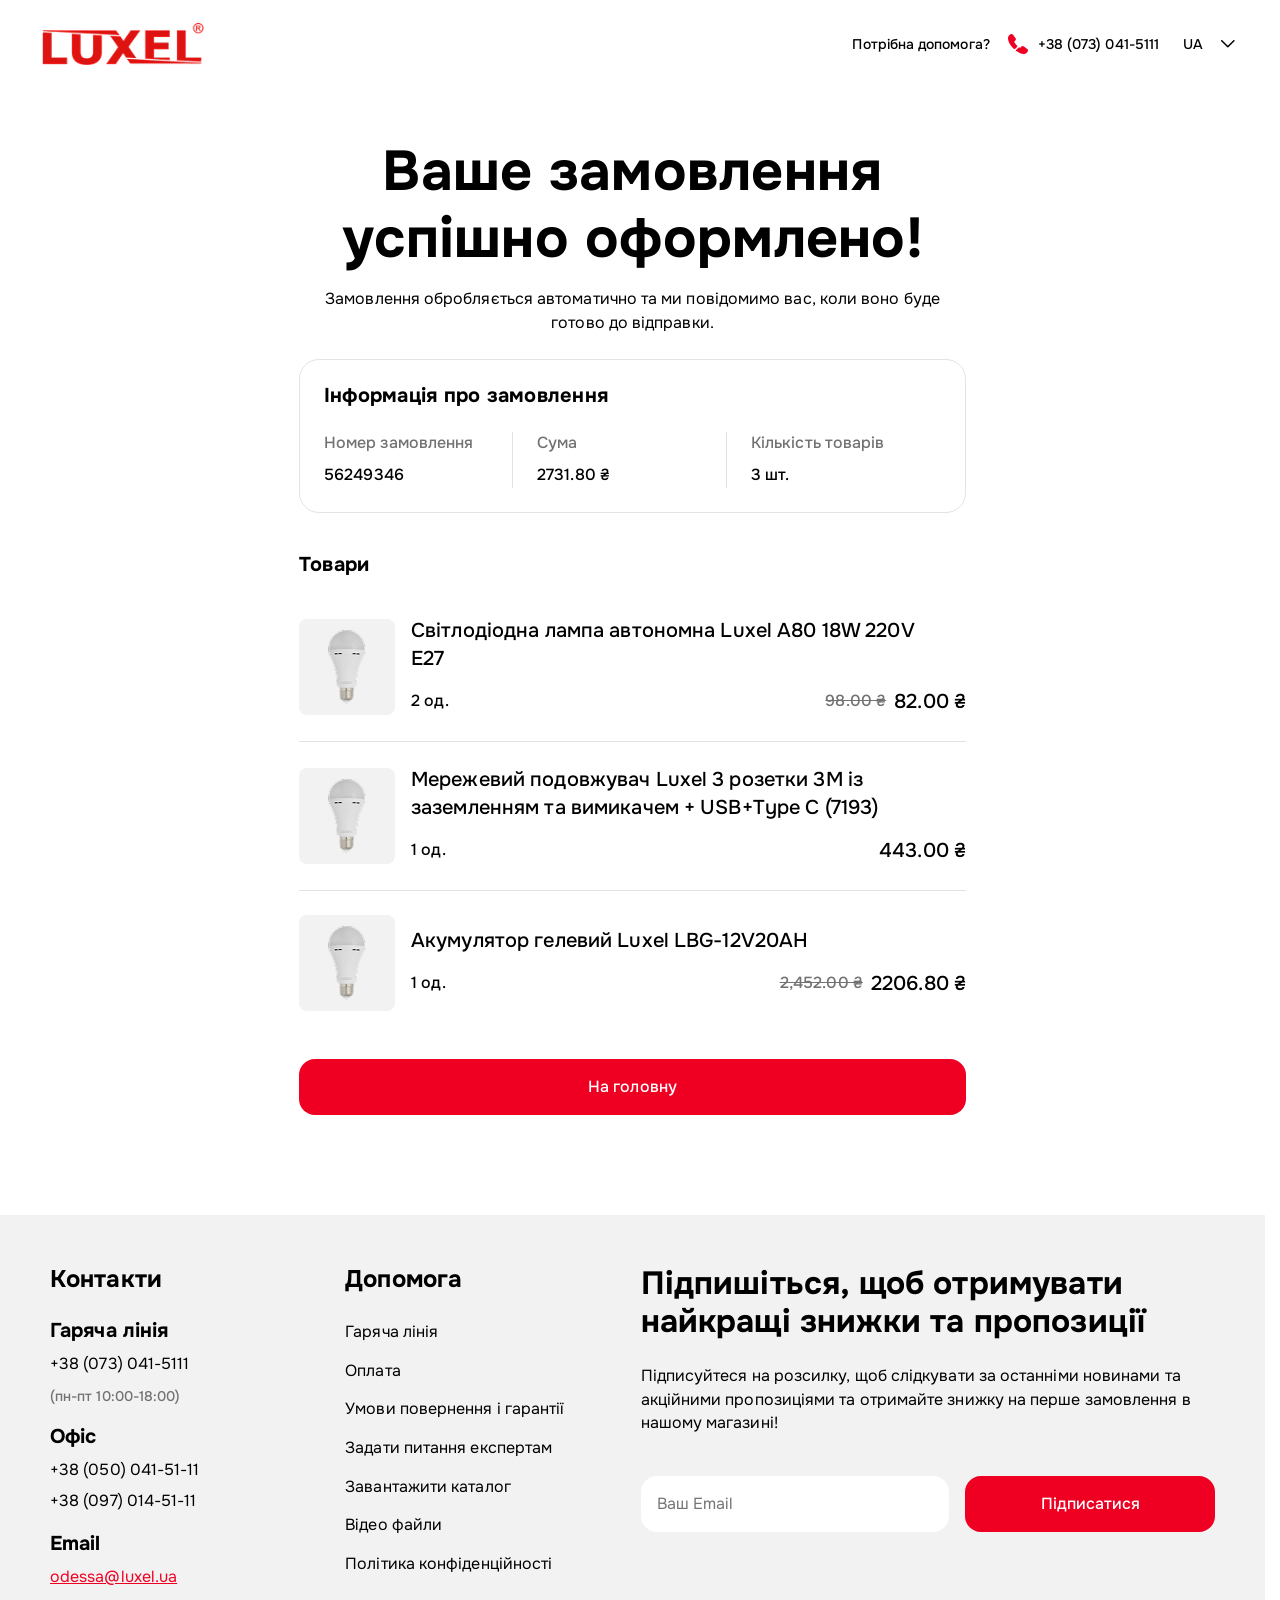
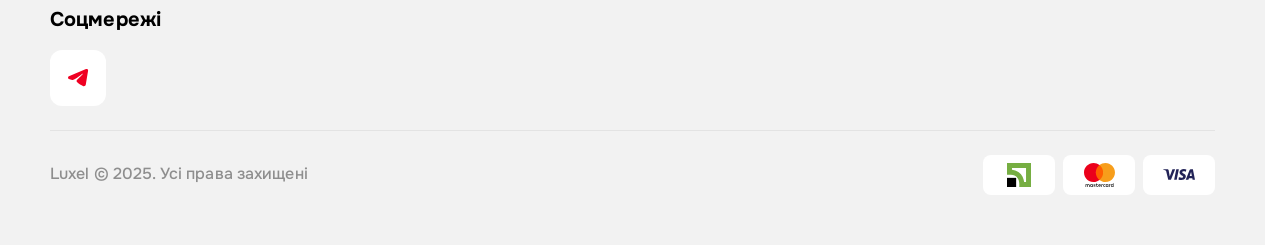
<file: order.html>
<!doctype html>
<html lang="en">

<head>
    <meta charset="UTF-8">
    <meta name="viewport" content="width=device-width, initial-scale=1.0">
    <meta http-equiv="X-UA-Compatible" content="ie=edge">
    <title>Luxel перший магазин електротоварів в Україні! | Ваше замовлення успішно оформлено!</title>

    <link rel="stylesheet" href="styles/swiper-bundle.min.css">
    <link rel="stylesheet" href="./styles/main.css" />
</head>

<body>
    <header class="header small-header header-style">
        <div class="header__promo">
            <div class="header__promo-inner container">
                <a class="header__logo logo" href="/" aria-label="Home" title="Home">
                    <img class="logo__image" src="./images/logo.png" alt="" width="175" height="42" />
                </a>
                <div class="header__promo-contacts">
                    <a href="/" class="header__promo-help">Потрібна допомога?</a>
                    <a href="tel:+380730415111" class="header__promo-contacts-phone">
                        <img src="icons/phone.svg" width="24" height="24" alt="">
                        +38 (073) 041-5111
                    </a>
                    <div class="header__promo-language-dropdown">
                        <div class="header__promo-language-dropdown-header" onclick="toggleDropdownLanguage()">
                            <span class="header__promo-language-dropdown-text" id="selectedLanguage">UA</span>
                            <img src="icons/dropdown.svg" class="header__promo-language-arrow"
                                id="dropdownArrowLanguage" width="14" height="8" alt="">
                        </div>

                        <div class="header__promo-language-dropdown-menu" id="dropdownMenuLanguage">
                            <div class="header__promo-language-dropdown-option active"
                                onclick="selectLanguage('UA', event)">
                                Українська
                            </div>
                            <div class="header__promo-language-dropdown-option" onclick="selectLanguage('RU', event)">
                                Русский
                            </div>
                            <div class="header__promo-language-dropdown-option" onclick="selectLanguage('EN', event)">
                                English
                            </div>
                        </div>
                    </div>
                </div>
            </div>
        </div>
    </header>

    <main class="order-main">
        <section class="order">
            <div class="order__inner container">
                <div class="order__title">
                    <h1>Ваше замовлення успішно оформлено!</h1>
                    <p>Замовлення обробляється автоматично та ми повідомимо вас, коли воно буде готово до відправки.</p>
                </div>

                <div class="order__info">
                    <h2>Інформація про замовлення</h2>

                    <ul class="order__info-list">
                        <li class="order__info-item">
                            <span class="order__info-item-text">Номер замовлення</span>
                            <p class="order__info-item-content">56249346</p>
                        </li>
                        <li class="order__info-item">
                            <span class="order__info-item-text">Сума</span>
                            <p class="order__info-item-content">2731.80 ₴</p>
                        </li>
                        <li class="order__info-item">
                            <span class="order__info-item-text">Кількість товарів</span>
                            <p class="order__info-item-content">3 шт.</p>
                        </li>
                    </ul>
                </div>

                <div class="order__product">
                    <h2>Товари</h2>
                    <div class="checkout__order-summary">
                        <div class="modal__content-body">
                            <div class="modal__content-body-image">
                                <img src="images/catalog-item.png" loading="lazy" width="88" height="88" alt="">
                            </div>
                            <div class="modal__content-body-content">
                                <h3>Світлодіодна лампа автономна Luxel A80 18W 220V E27</h3>
                                <div class="modal__content-body-content-option">
                                    <span class="modal__content-body-content-value">2 од.</span>
                                    <div class="modal__content-body-content-box">
                                        <span class="modal__content-body-content-subsum">98.00 ₴</span>
                                        <span class="modal__content-body-content-sum">82.00 ₴</span>
                                    </div>
                                </div>
                            </div>
                        </div>
                        <div class="modal__content-body">
                            <div class="modal__content-body-image">
                                <img src="images/catalog-item.png" loading="lazy" width="88" height="88" alt="">
                            </div>
                            <div class="modal__content-body-content">
                                <h3>Мережевий подовжувач Luxel 3 розетки 3М із заземленням та вимикачем + USB+Type C (7193)</h3>
                                <div class="modal__content-body-content-option">
                                    <span class="modal__content-body-content-value">1 од.</span>
                                    <div class="modal__content-body-content-box">
                                        <span class="modal__content-body-content-sum">443.00 ₴</span>
                                    </div>
                                </div>
                            </div>
                        </div>
                        <div class="modal__content-body">
                            <div class="modal__content-body-image">
                                <img src="images/catalog-item.png" loading="lazy" width="88" height="88" alt="">
                            </div>
                            <div class="modal__content-body-content">
                                <h3>Акумулятор гелевий Luxel LBG-12V20AH</h3>
                                <div class="modal__content-body-content-option">
                                    <span class="modal__content-body-content-value">1 од.</span>
                                    <div class="modal__content-body-content-box">
                                        <span class="modal__content-body-content-subsum">2,452.00 ₴</span>
                                        <span class="modal__content-body-content-sum">2206.80 ₴</span>
                                    </div>
                                </div>
                            </div>
                        </div>
                    </div>
                </div>

                <a href="/" class="order__link red-btn">На головну</a>
            </div>
        </section>
    </main>

    <footer class="footer">
        <div class="footer__inner container">
            <div class="footer__logo">
                <a href="/" class="footer__logo-link">
                    <img src="images/black-logo.png" width="150" height="34" alt="Luxel footer logo">
                </a>
            </div>
            <div class="footer__content">
                <div class="footer__content-box">
                    <div class="footer__content-col">
                        <h3 class="footer__content-col-title">Контакти</h3>
                        <div class="footer__content-col-contact">
                            <h4>Гаряча лінія</h4>
                            <div class="footer__content-col-contact-row">
                                <a href="tel:+380730415111">+38 (073) 041-5111</a>
                                <span class="footer__content-col-contact-grafic">(пн-пт 10:00-18:00)</span>
                            </div>
                        </div>
                        <div class="footer__content-col-contact">
                            <h4>Офіс</h4>
                            <a href="tel:+380500415111">+38 (050) 041-51-11</a>
                            <a href="tel:+380970145111">+38 (097) 014-51-11</a>
                        </div>
                        <div class="footer__content-col-contact footer__content-col-contact--email">
                            <h4>Email</h4>
                            <a href="mailto:odessa@luxel.ua">odessa@luxel.ua</a>
                        </div>
                        <div class="footer__accordion">
                            <div class="footer__accordion-item">
                                <h3 class="footer__accordion-header">
                                    <button class="footer__accordion-button" type="button" aria-expanded="false"
                                        aria-controls="accordion-panel-1">
                                        <span class="footer__accordion-title">Про компанію</span>
                                        <span class="footer__accordion-icon" aria-hidden="true">
                                            <img src="icons/accardion-arrow.svg" width="24" height="24" alt="">
                                        </span>
                                    </button>
                                </h3>
                                <div class="footer__accordion-panel" id="accordion-panel-1" role="region"
                                    aria-labelledby="accordion-panel-1">
                                    <div class="footer__accordion-content">
                                        <ul class="footer__accordion-list">
                                            <li class="footer__accordion-list-item">
                                                <a href="#" class="footer__accordion-link">Доставка</a>
                                            </li>
                                            <li class="footer__accordion-list-item">
                                                <a href="#" class="footer__accordion-link">Оплата</a>
                                            </li>
                                            <li class="footer__accordion-list-item">
                                                <a href="#" class="footer__accordion-link">Умови повернення і
                                                    гарантії</a>
                                            </li>
                                            <li class="footer__accordion-list-item">
                                                <a href="#" class="footer__accordion-link">Задати питання експертам</a>
                                            </li>
                                            <li class="footer__accordion-list-item">
                                                <a href="#" class="footer__accordion-link">Завантажити каталог</a>
                                            </li>
                                            </li>
                                            <li class="footer__accordion-list-item">
                                                <a href="#" class="footer__accordion-link">Вiдео файли</a>
                                            </li>
                                            <li class="footer__accordion-list-item">
                                                <a href="#" class="footer__accordion-link">Політика конфіденційності</a>
                                            </li>
                                        </ul>
                                    </div>
                                </div>
                            </div>

                            <div class="footer__accordion-item">
                                <h3 class="footer__accordion-header">
                                    <button class="footer__accordion-button" type="button" aria-expanded="false"
                                        aria-controls="accordion-panel-2">
                                        <span class="footer__accordion-title">Послуги</span>
                                        <span class="footer__accordion-icon" aria-hidden="true">
                                            <img src="icons/accardion-arrow.svg" width="24" height="24" alt="">
                                        </span>
                                    </button>
                                </h3>
                                <div class="footer__accordion-panel" id="accordion-panel-2" role="region"
                                    aria-labelledby="accordion-panel-2">
                                    <div class="footer__accordion-content">
                                        <ul class="footer__accordion-list">
                                            <li class="footer__accordion-list-item">
                                                <a href="#" class="footer__accordion-link">Консультації</a>
                                            </li>
                                            <li class="footer__accordion-list-item">
                                                <a href="#" class="footer__accordion-link">Розробка</a>
                                            </li>
                                            <li class="footer__accordion-list-item">
                                                <a href="#" class="footer__accordion-link">Підтримка</a>
                                            </li>
                                        </ul>
                                    </div>
                                </div>
                            </div>
                        </div>
                        <div class="footer__content-col-contact footer__content-col-contact--social">
                            <h4>Соцмережі</h4>
                            <a href="https://t.me/yourchannel" target="_blank" aria-label="Телеграм">
                                <img src="icons/tg-red.svg" width="21" height="18" alt="">
                            </a>
                        </div>
                    </div>
                    <div class="footer__content-col footer__content-col--descktop">
                        <h3 class="footer__content-col-title">Допомога</h3>
                        <ul class="footer__content-list">
                            <li class="footer__content-item">
                                <a href="" class="footer__content-link">Гаряча лінія</a>
                            </li>
                            <li class="footer__content-item">
                                <a href="" class="footer__content-link">Оплата</a>
                            </li>
                            <li class="footer__content-item">
                                <a href="" class="footer__content-link">Умови повернення і гарантії</a>
                            </li>
                            <li class="footer__content-item">
                                <a href="" class="footer__content-link">Задати питання експертам</a>
                            </li>
                            <li class="footer__content-item">
                                <a href="" class="footer__content-link">Завантажити каталог</a>
                            </li>
                            <li class="footer__content-item">
                                <a href="" class="footer__content-link">Вiдео файли</a>
                            </li>
                            <li class="footer__content-item">
                                <a href="" class="footer__content-link">Політика конфіденційності</a>
                            </li>
                        </ul>
                    </div>
                </div>
                <div class="footer__content-help">
                    <h3>Підпишіться, щоб отримувати найкращі знижки та пропозиції</h3>
                    <p>Підписуйтеся на розсилку, щоб слідкувати за останніми новинами та акційними пропозиціями та
                        отримайте
                        знижку на перше замовлення в нашому магазині! </p>
                    <form action="" class="footer-form">
                        <input type="email" name="eamil" id="footerEmail" placeholder="Ваш Email" required>
                        <button type="submit" class="footer-btn red-btn">Підписатися</button>
                    </form>
                </div>
            </div>
            <div class="footer__bottom">
                <p class="footer__bottom-copiright">Luxel © 2025. Усі права захищені</p>
                <ul class="footer__bottom-list">
                    <li class="footer__bottom-item">
                        <img src="icons/bank1.svg" width="22" height="22" alt="">
                    </li>
                    <li class="footer__bottom-item">
                        <img src="icons/bank2.svg" width="22" height="22" alt="">
                    </li>
                    <li class="footer__bottom-item">
                        <img src="icons/bank3.svg" width="22" height="22" alt="">
                    </li>
                </ul>
            </div>
        </div>
    </footer>

</body>


<script src="scripts/jquery-3.7.0.min.js"></script>
<script src="scripts/swiper-bundle.min.js"></script>
<script src="scripts/jquery.maskedinput.js"></script>
<script src="scripts/script.js"></script>

</html>
</file>
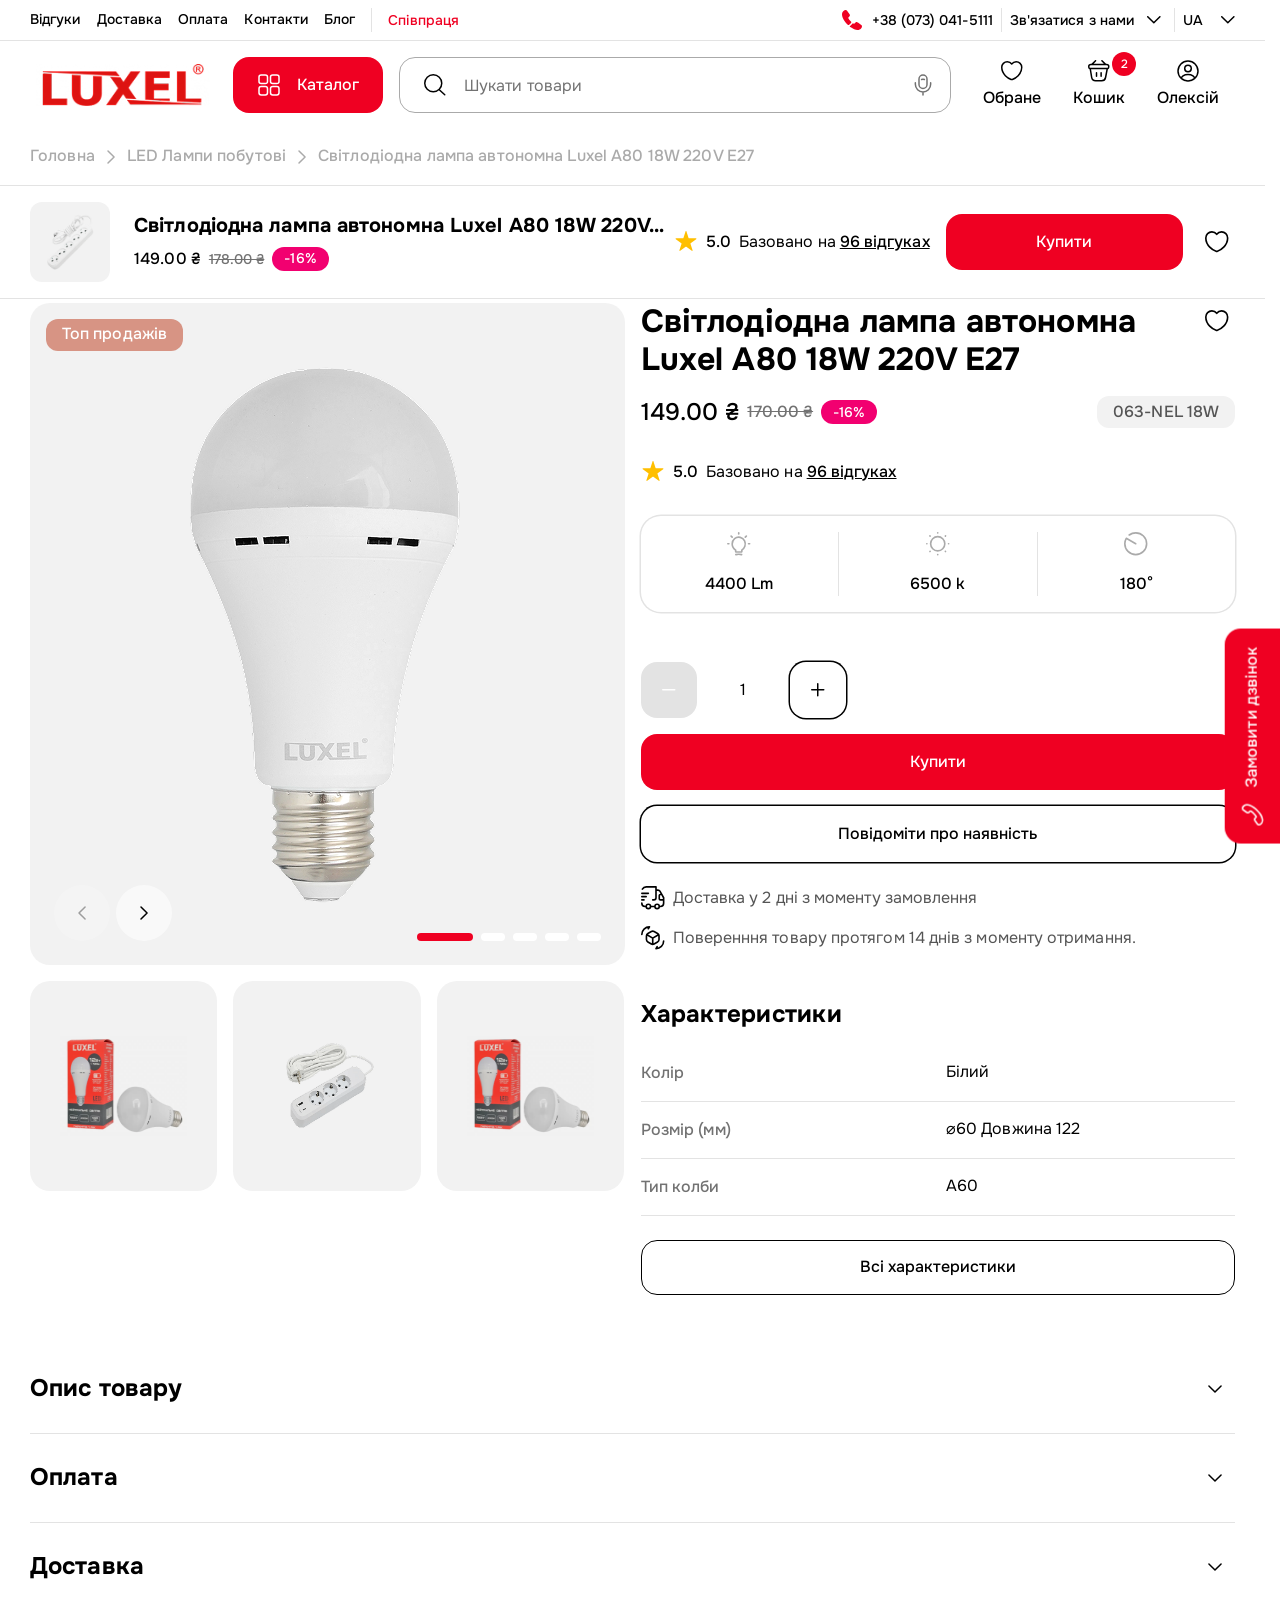
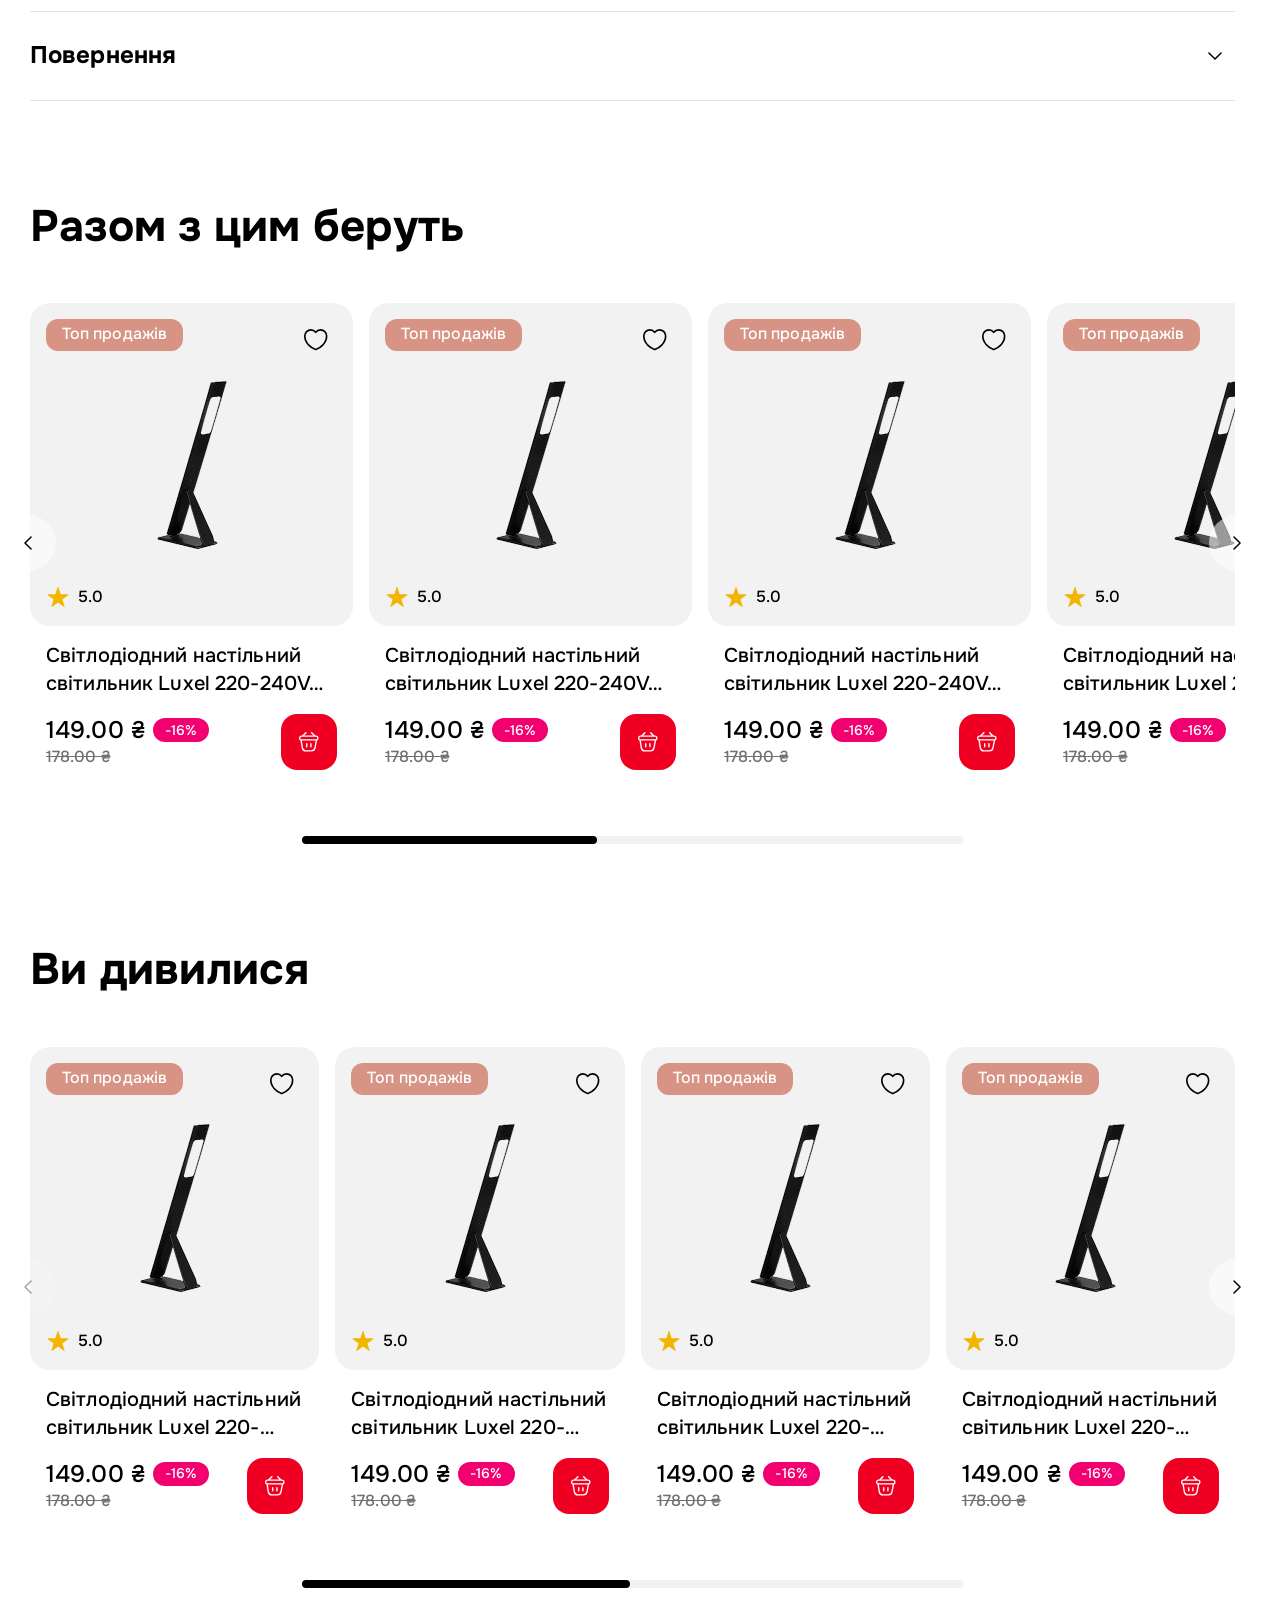
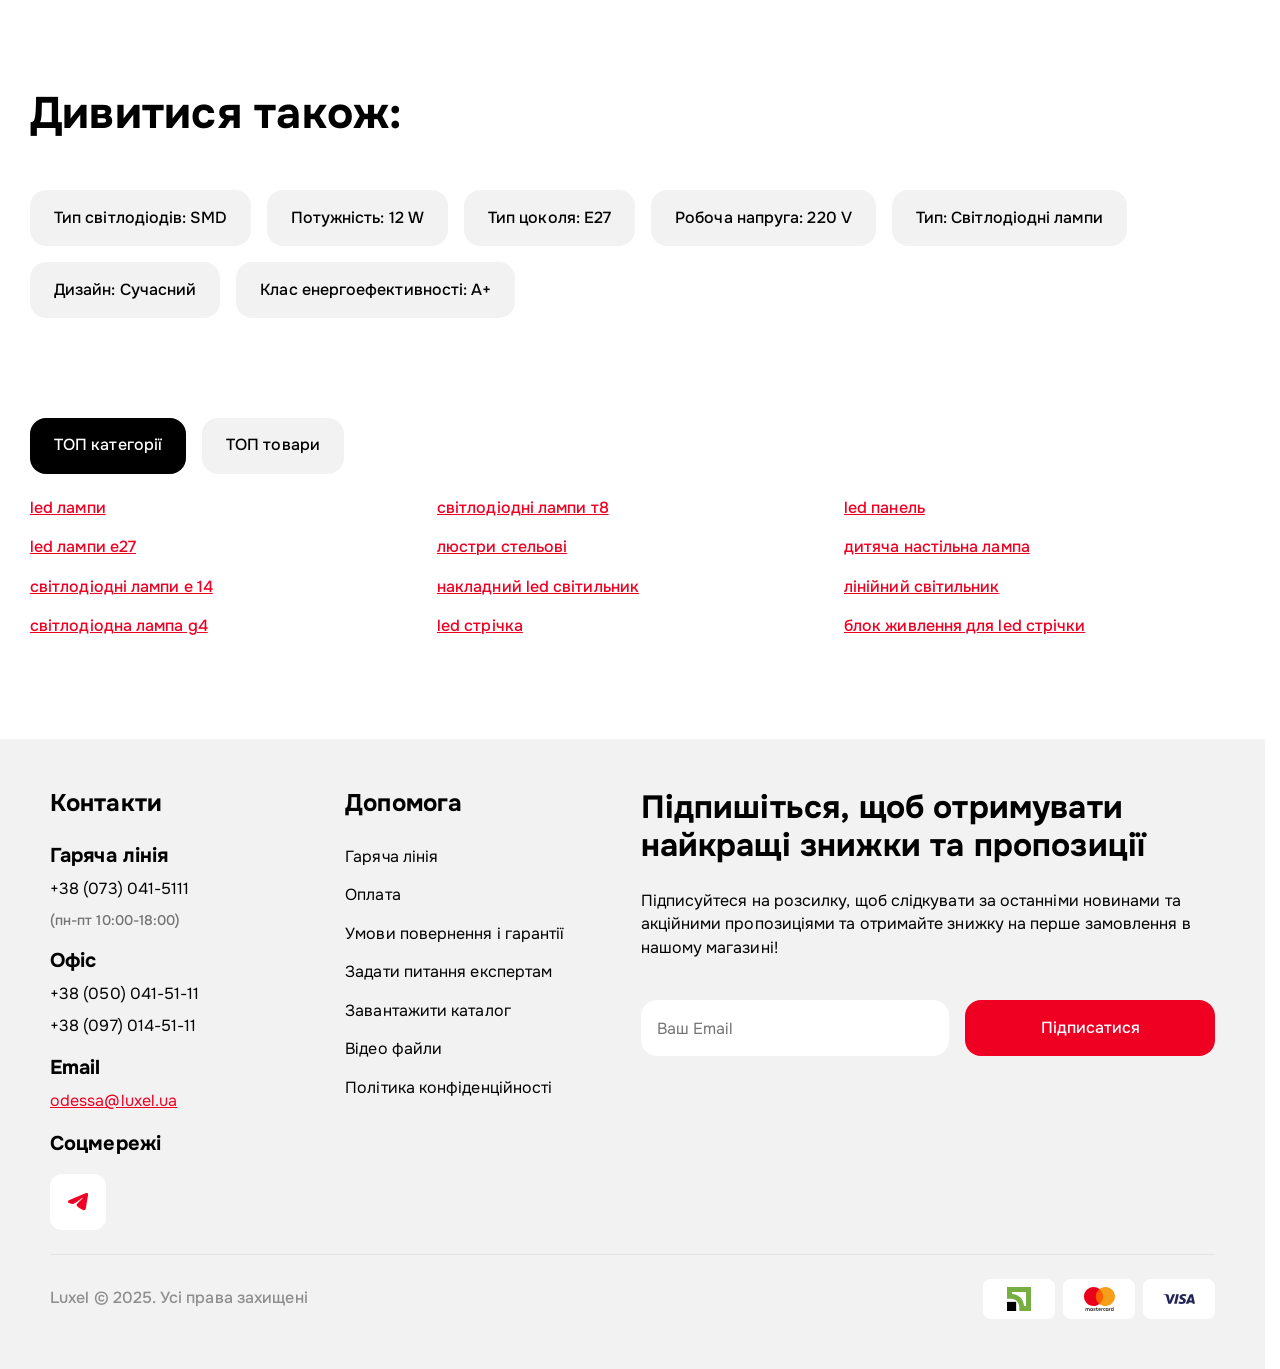
<file: product.html>
<!doctype html>
<html lang="en">

<head>
    <meta charset="UTF-8">
    <meta name="viewport" content="width=device-width, initial-scale=1.0">
    <meta http-equiv="X-UA-Compatible" content="ie=edge">
    <title>Luxel перший магазин електротоварів в Україні! | Product</title>

    <link rel="stylesheet" href="styles/swiper-bundle.min.css">
    <link rel="stylesheet" href="https://cdn.jsdelivr.net/npm/@fancyapps/ui@5.0/dist/fancybox/fancybox.css">
    <link rel="stylesheet" href="./styles/main.css" />
</head>

<body data-js-header class="product-body">
    <header class="header">
        <div class="header__promo">
            <div class="header__promo-inner container">
                <nav class="header__promo-navigation">
                    <ul class="header__promo-navigation-list">
                        <li class="header__promo-navigation-item">
                            <a class="header__promo-navigation-link" href="/">Відгуки</a>
                        </li>
                        <li class="header__promo-navigation-item">
                            <a class="header__promo-navigation-link" href="/">Доставка</a>
                        </li>
                        <li class="header__promo-navigation-item">
                            <a class="header__promo-navigation-link" href="/">Оплата</a>
                        </li>
                        <li class="header__promo-navigation-item">
                            <a class="header__promo-navigation-link" href="/">Контакти</a>
                        </li>
                        <li class="header__promo-navigation-item">
                            <a class="header__promo-navigation-link" href="/">Блог</a>
                        </li>
                        <li class="header__promo-navigation-item header__promo-navigation-item--highlighted">
                            <a class="header__promo-navigation-link" href="/">Співпраця</a>
                        </li>
                    </ul>
                </nav>
                <div class="header__promo-contacts">
                    <a href="tel:+380730415111" class="header__promo-contacts-phone">
                        <img src="icons/phone.svg" width="24" height="24" alt="">
                        +38 (073) 041-5111
                    </a>
                    <div class="header__promo-dropdown">
                        <div class="header__promo-dropdown-header" onclick="toggleDropdown()">
                            <span class="header__promo-dropdown-text">Зв'язатися з нами</span>
                            <img src="icons/dropdown.svg" class="header__promo-dropdown-arrow" id="dropdownArrow"
                                width="14" height="8" alt="">
                        </div>

                        <div class="header__promo-dropdown-content" id="dropdownContent">
                            <ul class="header__promo-dropdown-content-list">
                                <li class="header__promo-dropdown-content-item">
                                    <a href="/"
                                        class="header__promo-dropdown-content-link header__promo-dropdown-content-link--viber">
                                        <img src="icons/viber.svg" width="24" height="24" alt="">
                                        Viber
                                    </a>
                                </li>
                                <li class="header__promo-dropdown-content-item">
                                    <button
                                        class="header__promo-dropdown-content-link header__promo-dropdown-content-link--chat">
                                        <img src="icons/chat.svg" width="24" height="24" alt="">
                                        Написати в чат
                                    </button>
                                </li>
                                <li class="header__promo-dropdown-content-item">
                                    <span
                                        class="header__promo-dropdown-content-link header__promo-dropdown-content-link--mail"
                                        id="openwriteUsModal">
                                        <img src="icons/mail.svg" width="24" height="24" alt="">
                                        Написати на пошту
                                    </span>
                                </li>
                                <li
                                    class="header__promo-dropdown-content-item header__promo-dropdown-content-item--phone">
                                    <div
                                        class="header__promo-dropdown-content-link header__promo-dropdown-content-link--phone">
                                        <img src="icons/phone-black.svg" width="24" height="24" alt="">
                                        <address class="header__promo-dropdown-address">
                                            <div class="header__promo-dropdown-address-col">
                                                <span class="header__promo-dropdown-address-label">Інтернет
                                                    магазин</span>
                                                <a href="tel:+380730415111"
                                                    class="header__promo-dropdown-address-link">+38 (073) 041-51-11</a>
                                            </div>
                                            <div class="header__promo-dropdown-address-col">
                                                <span class="header__promo-dropdown-address-label">Офіс</span>
                                                <a href="tel:+380500415111"
                                                    class="header__promo-dropdown-address-link">+38 (050) 041-51-11</a>
                                                <a href="tel:+380970145111"
                                                    class="header__promo-dropdown-address-link">+38 (097) 014-51-11</a>
                                            </div>
                                        </address>
                                <li class="header__promo-dropdown-content-item">
                                    <a href="mailto:odessa@luxel.ua"
                                        class="header__promo-dropdown-content-link header__promo-dropdown-content-link--email">
                                        <img src="icons/google.svg" width="24" height="24" alt="">
                                        <div class="header__promo-dropdown-content-info">
                                            <span class="header__promo-dropdown-content-label">Пошта</span>
                                            <span class="header__promo-dropdown-content-value">odessa@luxel.ua</span>
                                        </div>
                                    </a>
                                </li>
                            </ul>
                        </div>
                    </div>
                    <div class="header__promo-language-dropdown">
                        <div class="header__promo-language-dropdown-header" onclick="toggleDropdownLanguage()">
                            <span class="header__promo-language-dropdown-text" id="selectedLanguage">UA</span>
                            <img src="icons/dropdown.svg" class="header__promo-language-arrow"
                                id="dropdownArrowLanguage" width="14" height="8" alt="">
                        </div>

                        <div class="header__promo-language-dropdown-menu" id="dropdownMenuLanguage">
                            <div class="header__promo-language-dropdown-option active"
                                onclick="selectLanguage('UA', event)">
                                Українська
                            </div>
                            <div class="header__promo-language-dropdown-option" onclick="selectLanguage('RU', event)">
                                Русский
                            </div>
                            <div class="header__promo-language-dropdown-option" onclick="selectLanguage('EN', event)">
                                English
                            </div>
                        </div>
                    </div>
                </div>
            </div>
        </div>
        <div class="header__body">
            <div class="header__body-inner container">
                <a class="header__logo logo" href="/" aria-label="Home" title="Home">
                    <img class="logo__image" src="./images/logo.png" alt="" width="175" height="42" />
                </a>
                <button class="header__body-btn-catalog" id="catalogBtn">
                    <img src="icons/catalog-icons.svg" width="24" height="24" alt="">
                    Каталог
                </button>
                <div class="header__body-btn-search">
                    <span class="header__body-btn-search-icons">
                        <img src="icons/search.svg" width="22" height="22" alt="">
                    </span>
                    <form action="">
                        <input type="search" name="" id="" placeholder="Шукати товари">
                    </form>
                    <span class="header__body-btn-search-icons2">
                        <img src="icons/search-icon.svg" width="22" height="22" alt="">
                    </span>
                </div>
                <div class="header__body-btn-nav">
                    <button class="header__body-btn-nav-box" data-menu="favorites">
                        <img src="icons/icon1.svg" width="24" height="24" alt="">
                        <span class="header__body-btn-nav-text visible-desktop">Обране</span>
                    </button>
                    <button class="header__body-btn-nav-box" data-menu="cart">
                        <img src="icons/icon2.svg" width="24" height="24" alt="">
                        <span class="header__body-btn-nav-text visible-desktop">Кошик</span>
                        <span class="bascet-value"></span>
                    </button>
                    <button class="header__body-btn-nav-box" data-menu="account">
                        <img src="icons/icon3.svg" width="24" height="24" alt="">
                        <span class="header__body-btn-nav-text visible-desktop">Олексій</span>
                    </button>
                </div>
                <div class="header__promo-language-dropdown header__promo-language-dropdown--mobile">
                    <div class="header__promo-language-dropdown-header" onclick="toggleDropdownLanguage2()">
                        <span class="header__promo-language-dropdown-text" id="selectedLanguage2">UA</span>
                        <img src="icons/dropdown.svg" class="header__promo-language-arrow" id="dropdownArrowLanguage2"
                            width="14" height="8" alt="">
                    </div>

                    <div class="header__promo-language-dropdown-menu" id="dropdownMenuLanguage2">
                        <div class="header__promo-language-dropdown-option active"
                            onclick="selectLanguage('UA', event)">
                            Українська
                        </div>
                        <div class="header__promo-language-dropdown-option" onclick="selectLanguage('RU', event)">
                            Русский
                        </div>
                        <div class="header__promo-language-dropdown-option" onclick="selectLanguage('EN', event)">
                            English
                        </div>
                    </div>
                </div>
                <button class="header__burger-button burger-button visible-mobile" type="button" aria-label="Open menu"
                    title="Open menu" data-js-header-burger-button>
                    <span class="burger-button__line"></span>
                    <span class="burger-button__line"></span>
                    <span class="burger-button__line"></span>
                </button>
            </div>
        </div>
        <div class="header__body-search-mobile">
            <div class="header__promo-inner container">
                <div class="header__body-btn-search">
                    <span class="header__body-btn-search-icons">
                        <img src="icons/search.svg" width="22" height="22" alt="">
                    </span>
                    <form action="">
                        <input type="search" name="" id="" placeholder="Шукати товари">
                    </form>
                    <span class="header__body-btn-search-icons2">
                        <img src="icons/search-icon.svg" width="22" height="22" alt="">
                    </span>
                </div>
            </div>
        </div>
    </header>

    <div class="breadcrumbs product">
        <div class="breadcrumbs__inner container">
            <ul class="breadcrumbs__list">
                <li class="breadcrumbs__item">
                    <a href="/" class="breadcrumbs__link">Головна</a>
                </li>
                <li class="breadcrumbs__item">
                    <a href="/" class="breadcrumbs__link">LED Лампи побутові</a>
                </li>
                <li class="breadcrumbs__item">
                    <span class="breadcrumbs__link breadcrumbs__link--span">Світлодіодна лампа автономна Luxel A80
                        18W 220V E27</span>
                </li>
            </ul>
        </div>
    </div>

    <div class="product-sidebar">
        <div class="product-sidebar__inner container">
            <div class="product-sidebar-info">
                <div class="product-sidebar-info--image">
                    <img src="images/card-image.png" alt="">
                </div>
                <div class="product-sidebar-info--content">
                    <p>Світлодіодна лампа автономна Luxel A80 18W 220V E27</p>
                    <div class="product-card-info">
                        <div class="product-card-price">
                            <p class="product-card-value">149.00 ₴</p>
                            <span class="product-card-subvalue">178.00&nbsp;₴</span>
                        </div>
                        <span class="product-card-sale">-16%</span>

                    </div>
                </div>
            </div>
            <div class="product-sidebar-actions">
                <div class="product-detail__reviews-content">
                    <div class="product-detail__reviews-rating">
                        <img src="icons/rating-star.svg" width="24" height="24" alt="">
                        <span class="product__reviews-count">5.0</span>
                    </div>
                    <div class="product-detail__reviews-ratings">Базовано на<button
                            class="product-detail__reviews-rating-btn"> 96 відгуках</button></div>
                </div>
                <button class="product-detail-notify-btn border-btn" id="notifyBtnSidebar">Повідоміти про
                    наявність</button>
                <button class="product-detail-buy-btn red-btn js-buy-btn" id="buyBtnSidebar">Купити</button>
                <button class="product-detail__liked">
                    <img src="icons/icon1.svg" width="24" height="24" alt="">
                </button>
            </div>
        </div>
    </div>

    <main class="main-menu main-product">


        <div class="product-detail">
            <div class="product-detail__inner container">
                <div class="product-detail__container">
                    <div class="product-detail__gallery">
                        <!-- Main Gallery -->
                        <div class="swiper gallery__main" id="galleryMain">
                            <div class="swiper-wrapper">
                                <div class="swiper-slide gallery__main-slide">
                                    <a href="images/gallery__main-img1.png" data-fancybox="gallery">
                                        <img src="images/gallery__main-img1.png" alt="Product image" loading="lazy"
                                            class="gallery__main-image">
                                        <span class="product-card-badge">Топ продажів</span>
                                    </a>
                                </div>
                                <div class="swiper-slide gallery__main-slide">
                                    <a href="images/card-image.png" data-fancybox="gallery">
                                        <img src="images/card-image.png" alt="Product image" loading="lazy"
                                            class="gallery__main-image">
                                    </a>
                                </div>
                                <div class="swiper-slide gallery__main-slide">
                                    <a href="images/gallery__main-img1.png" data-fancybox="gallery">
                                        <img src="images/gallery__main-img1.png" alt="Product image" loading="lazy"
                                            class="gallery__main-image">
                                    </a>
                                </div>
                                <div class="swiper-slide gallery__main-slide">
                                    <a href="images/gallery__main-img1.png" data-fancybox="gallery">
                                        <img src="images/gallery__main-img1.png" alt="Product image" loading="lazy"
                                            class="gallery__main-image">
                                    </a>
                                </div>
                                <div class="swiper-slide gallery__main-slide">
                                    <a href="images/gallery__main-img1.png" data-fancybox="gallery">
                                        <img src="images/gallery__main-img1.png" alt="Product image" loading="lazy"
                                            class="gallery__main-image">
                                    </a>
                                </div>
                            </div>
                        </div>

                        <!-- Thumbnails -->
                        <div class="swiper gallery__thumbnails" id="galleryThumbs">
                            <div class="swiper-wrapper">
                                <div class="swiper-slide gallery__thumbnail">
                                    <div class="gallery__thumbnail-container">
                                        <img src="images/gallery__main-img2.png" loading="lazy" alt="Product image"
                                            class="gallery__thumbnail-image">
                                    </div>
                                </div>
                                <div class="swiper-slide gallery__thumbnail">
                                    <div class="gallery__thumbnail-container">
                                        <img src="images/offer-image3.png" loading="lazy" alt="Product image"
                                            class="gallery__thumbnail-image">
                                    </div>
                                </div>
                                <div class="swiper-slide gallery__thumbnail">
                                    <div class="gallery__thumbnail-container">
                                        <img src="images/gallery__main-img2.png" loading="lazy" alt="Product image"
                                            class="gallery__thumbnail-image">
                                    </div>
                                </div>
                                <div class="swiper-slide gallery__thumbnail">
                                    <div class="gallery__thumbnail-container">
                                        <img src="images/gallery__main-img2.png" loading="lazy" alt="Product image"
                                            class="gallery__thumbnail-image">
                                    </div>
                                </div>
                                <div class="swiper-slide gallery__thumbnail">
                                    <div class="gallery__thumbnail-container">
                                        <img src="images/gallery__main-img2.png" loading="lazy" alt="Product image"
                                            class="gallery__thumbnail-image">
                                    </div>
                                </div>
                            </div>
                        </div>

                        <div class="product-detail-swiper-prev swiper-button-prev slider-prev">
                            <img src="icons/prev.svg" width="24" height="24" alt="">
                        </div>
                        <div class="product-detail__slider-pagination swiper-pagination slider-pagination"></div>
                        <div class="product-detail-swiper-next swiper-button-next slider-next">
                            <img src="icons/next.svg" width="24" height="24" alt="">
                        </div>
                    </div>
                    <div class="product-detail__content">
                        <div class="product-detail__info">
                            <div class="product-detail__header">
                                <h1 class="product-detail__title">Світлодіодна лампа автономна Luxel A80 18W 220V E27
                                </h1>
                                <button class="product-detail__liked">
                                    <img src="icons/icon1.svg" width="24" height="24" alt="">
                                </button>
                            </div>
                            <div class="product-detail__box">
                                <div class="product-detail__price">
                                    <span class="product-detail__price-current">149.00 ₴</span>
                                    <span class="product-detail__price-old">170.00 ₴</span>
                                    <span class="product-detail__price-badge">-16%</span>
                                </div>
                                <div class="product-detail__code">063-NEL 18W</div>
                            </div>
                            <div class="product-detail__reviews">
                                <div class="product-detail__reviews-content">
                                    <div class="product-detail__reviews-rating">
                                        <img src="icons/rating-star.svg" width="24" height="24" alt="">
                                        <span class="product__reviews-count">5.0</span>
                                    </div>
                                    <div class="product-detail__reviews-ratings">Базовано на<button
                                            class="product-detail__reviews-rating-btn"> 96 відгуках</button></div>
                                </div>
                                <button
                                    class="product-detail__reviews-btn border-btn product-detail__reviews-rating-btn">Дивитись
                                    відгуки</button>
                            </div>
                            <ul class="product-detail__list">
                                <li class="product-detail__item">
                                    <img src="icons/product-card-list-item1.svg" width="22" height="22" alt="">
                                    4400 Lm
                                </li>
                                <li class="product-detail__item">
                                    <img src="icons/product-card-list-item2.svg" width="22" height="22" alt="">
                                    6500 k
                                </li>
                                <li class="product-detail__item">
                                    <img src="icons/product-card-list-item3.svg" width="22" height="22" alt="">
                                    180°
                                </li>
                            </ul>

                            <div class="product-detail__cart">
                                <div class="product-detail__quantity">
                                    <button class="product-detail__quantity-btn" id="decreaseBtn">
                                        <img src="icons/minus2.svg" width="14" height="14" alt="">
                                    </button>
                                    <input type="number" class="product-detail__quantity-input" id="quantityInput"
                                        value="1" min="1" max="999">
                                    <button class="product-detail__quantity-btn" id="increaseBtn">
                                        <img src="icons/plus.svg" width="14" height="14" alt="">
                                    </button>
                                </div>
                                <button class="product-detail-buy-btn red-btn js-buy-btn" id="buyBtn">Купити</button>
                                <button class="product-detail-notify-btn border-btn" id="notifyBtn">Повідоміти про
                                    наявність</button>
                                <button class="product-detail__liked">
                                    <img src="icons/icon1.svg" width="24" height="24" alt="">
                                </button>
                            </div>

                            <ul class="product-detail__features">
                                <li class="product-detail__feature">
                                    <img src="icons/product-detail__features1.svg" width="22" height="22" alt="">
                                    Доставка у 2 дні з моменту замовлення
                                </li>
                                <li class="product-detail__feature">
                                    <img src="icons/product-detail__features2.svg" width="22" height="22" alt="">
                                    Поверенння товару протягом 14 днів з моменту отримання.
                                </li>
                            </ul>

                            <div class="product-detail__specifications">
                                <h2 class="product-detail__specifications-title">Характеристики</h2>

                                <div class="product-detail__specifications-list">
                                    <div class="product-detail__specifications-item">
                                        <span class="product-detail__specifications-name">Колір</span>
                                        <span class="product-detail__specifications-value">Білий</span>
                                    </div>
                                    <div class="product-detail__specifications-item">
                                        <span class="product-detail__specifications-name">Розмір (мм)</span>
                                        <span class="product-detail__specifications-value">⌀60 Довжина 122</span>
                                    </div>
                                    <div class="product-detail__specifications-item">
                                        <span class="product-detail__specifications-name">Тип колби</span>
                                        <span class="product-detail__specifications-value">А60</span>
                                    </div>
                                </div>

                                <button class="product-detail__specifications-toggle border-btn" type="button"
                                    data-spec="toggle">
                                    Всі характеристики
                                </button>
                            </div>
                        </div>

                    </div>
                </div>

                <div class="product-detail__description">
                    <div class="product-detail__accordion-item">
                        <h3 class="product-detail__accordion-header">
                            Опис товару
                        </h3>
                        <div class="product-detail__accordion-panel">
                            <p>
                                Автономна світлодіодна лампа Luxel 063-NEL має вбудований акумулятор ємністю 1800
                                мА/годин,
                                що дозволяє працювати лампі автономно до 14 годин. Лампу можна використовувати у патроні
                                під
                                цоколь E27. У звичайному режимі лампа працює від 220В мережі. У разі відсутності напруги
                                в
                                мережі – лампа автоматично переходить в автономний режим роботи від акумулятора.
                                Заряджання
                                акумулятора відбувається автоматично – під час роботи лампочки від мережі 220В.
                            </p>
                        </div>
                    </div>

                    <div class="product-detail__accordion-item">
                        <h3 class="product-detail__accordion-header">
                            Оплата
                        </h3>
                        <div class="product-detail__accordion-panel">
                            <p>
                                Автономна світлодіодна лампа Luxel 063-NEL має вбудований акумулятор ємністю 1800
                                мА/годин,
                                що дозволяє працювати лампі автономно до 14 годин. Лампу можна використовувати у патроні
                                під
                                цоколь E27. У звичайному режимі лампа працює від 220В мережі. У разі відсутності напруги
                                в
                                мережі – лампа автоматично переходить в автономний режим роботи від акумулятора.
                                Заряджання
                                акумулятора відбувається автоматично – під час роботи лампочки від мережі 220В.
                            </p>
                        </div>
                    </div>

                    <div class="product-detail__accordion-item">
                        <h3 class="product-detail__accordion-header">
                            Доставка
                        </h3>
                        <div class="product-detail__accordion-panel">
                            <p>
                                Автономна світлодіодна лампа Luxel 063-NEL має вбудований акумулятор ємністю 1800
                                мА/годин,
                                що дозволяє працювати лампі автономно до 14 годин. Лампу можна використовувати у патроні
                                під
                                цоколь E27. У звичайному режимі лампа працює від 220В мережі. У разі відсутності напруги
                                в
                                мережі – лампа автоматично переходить в автономний режим роботи від акумулятора.
                                Заряджання
                                акумулятора відбувається автоматично – під час роботи лампочки від мережі 220В.
                            </p>
                        </div>
                    </div>

                    <div class="product-detail__accordion-item">
                        <h3 class="product-detail__accordion-header">
                            Повернення
                        </h3>
                        <div class="product-detail__accordion-panel">
                            <p>
                                Автономна світлодіодна лампа Luxel 063-NEL має вбудований акумулятор ємністю 1800
                                мА/годин,
                                що дозволяє працювати лампі автономно до 14 годин. Лампу можна використовувати у патроні
                                під
                                цоколь E27. У звичайному режимі лампа працює від 220В мережі. У разі відсутності напруги
                                в
                                мережі – лампа автоматично переходить в автономний режим роботи від акумулятора.
                                Заряджання
                                акумулятора відбувається автоматично – під час роботи лампочки від мережі 220В.
                            </p>
                        </div>
                    </div>
                </div>
            </div>
        </div>

        <section class="offers">
            <div class="offers__inner container">
                <div class="offers__inner-header">
                    <h2>Разом з цим беруть</h2>
                </div>
                <div class="offers__inner-body">
                    <div class="offers__tab-content active" id="popular">
                        <div class="offers__slider offers__slider--popular swiper">
                            <div class="swiper-wrapper">
                                <div class="offers__slider-slide swiper-slide">
                                    <div class="product-card">
                                        <a href="/" class="product-card-link">
                                            <div class="product-card-image">
                                                <span class="product-card-badge">Топ продажів</span>
                                                <button class="product-card-popular" aria-label="Додати до обраного">
                                                    <img src="icons/icon1.svg" width="24" height="24" alt="">
                                                </button>
                                                <img src="images/offer-image1.png" width="250" height="250" alt="">
                                                <button class="product-card-rating">
                                                    <img src="icons/rating-star.svg" width="24" height="24" alt="">
                                                    5.0
                                                </button>
                                            </div>
                                            <div class="product-card-content">
                                                <h3 class="product-card-title">Світлодіодний настільний світильник Luxel
                                                    220-240V 6W</h3>
                                                <div class="product-card-info">
                                                    <div class="product-card-price">
                                                        <p class="product-card-value">149.00 ₴</p>
                                                        <span class="product-card-subvalue">178.00 ₴</span>
                                                    </div>
                                                    <span class="product-card-sale">-16%</span>
                                                    <button class="product-card-btn-basket red-btn"
                                                        aria-label="Додати в кошик">
                                                        <img src="icons/bascet-white.svg" width="22" height="22" alt="">
                                                    </button>
                                                </div>
                                            </div>
                                        </a>
                                    </div>
                                </div>
                                <div class="offers__slider-slide swiper-slide">
                                    <div class="product-card">
                                        <a href="/" class="product-card-link">
                                            <div class="product-card-image">
                                                <span class="product-card-badge">Топ продажів</span>
                                                <button class="product-card-popular" aria-label="Додати до обраного">
                                                    <img src="icons/icon1.svg" width="24" height="24" alt="">
                                                </button>
                                                <img src="images/offer-image1.png" width="250" height="250" alt="">
                                                <button class="product-card-rating">
                                                    <img src="icons/rating-star.svg" width="24" height="24" alt="">
                                                    5.0
                                                </button>
                                            </div>
                                            <div class="product-card-content">
                                                <h3 class="product-card-title">Світлодіодний настільний світильник Luxel
                                                    220-240V 6W</h3>
                                                <div class="product-card-info">
                                                    <div class="product-card-price">
                                                        <p class="product-card-value">149.00 ₴</p>
                                                        <span class="product-card-subvalue">178.00 ₴</span>
                                                    </div>
                                                    <span class="product-card-sale">-16%</span>
                                                    <button class="product-card-btn-basket red-btn"
                                                        aria-label="Додати в кошик">
                                                        <img src="icons/bascet-white.svg" width="22" height="22" alt="">
                                                    </button>
                                                </div>
                                            </div>
                                        </a>
                                    </div>
                                </div>
                                <div class="offers__slider-slide swiper-slide">
                                    <div class="product-card">
                                        <a href="/" class="product-card-link">
                                            <div class="product-card-image">
                                                <span class="product-card-badge">Топ продажів</span>
                                                <button class="product-card-popular" aria-label="Додати до обраного">
                                                    <img src="icons/icon1.svg" width="24" height="24" alt="">
                                                </button>
                                                <img src="images/offer-image1.png" width="250" height="250" alt="">
                                                <button class="product-card-rating">
                                                    <img src="icons/rating-star.svg" width="24" height="24" alt="">
                                                    5.0
                                                </button>
                                            </div>
                                            <div class="product-card-content">
                                                <h3 class="product-card-title">Світлодіодний настільний світильник Luxel
                                                    220-240V 6W</h3>
                                                <div class="product-card-info">
                                                    <div class="product-card-price">
                                                        <p class="product-card-value">149.00 ₴</p>
                                                        <span class="product-card-subvalue">178.00 ₴</span>
                                                    </div>
                                                    <span class="product-card-sale">-16%</span>
                                                    <button class="product-card-btn-basket red-btn"
                                                        aria-label="Додати в кошик">
                                                        <img src="icons/bascet-white.svg" width="22" height="22" alt="">
                                                    </button>
                                                </div>
                                            </div>
                                        </a>
                                    </div>
                                </div>
                                <div class="offers__slider-slide swiper-slide">
                                    <div class="product-card">
                                        <a href="/" class="product-card-link">
                                            <div class="product-card-image">
                                                <span class="product-card-badge">Топ продажів</span>
                                                <button class="product-card-popular" aria-label="Додати до обраного">
                                                    <img src="icons/icon1.svg" width="24" height="24" alt="">
                                                </button>
                                                <img src="images/offer-image1.png" width="250" height="250" alt="">
                                                <button class="product-card-rating">
                                                    <img src="icons/rating-star.svg" width="24" height="24" alt="">
                                                    5.0
                                                </button>
                                            </div>
                                            <div class="product-card-content">
                                                <h3 class="product-card-title">Світлодіодний настільний світильник Luxel
                                                    220-240V 6W</h3>
                                                <div class="product-card-info">
                                                    <div class="product-card-price">
                                                        <p class="product-card-value">149.00 ₴</p>
                                                        <span class="product-card-subvalue">178.00 ₴</span>
                                                    </div>
                                                    <span class="product-card-sale">-16%</span>
                                                    <button class="product-card-btn-basket red-btn"
                                                        aria-label="Додати в кошик">
                                                        <img src="icons/bascet-white.svg" width="22" height="22" alt="">
                                                    </button>
                                                </div>
                                            </div>
                                        </a>
                                    </div>
                                </div>
                                <div class="offers__slider-slide swiper-slide">
                                    <div class="product-card">
                                        <a href="/" class="product-card-link">
                                            <div class="product-card-image">
                                                <span class="product-card-badge">Топ продажів</span>
                                                <button class="product-card-popular" aria-label="Додати до обраного">
                                                    <img src="icons/icon1.svg" width="24" height="24" alt="">
                                                </button>
                                                <img src="images/offer-image1.png" width="250" height="250" alt="">
                                                <button class="product-card-rating">
                                                    <img src="icons/rating-star.svg" width="24" height="24" alt="">
                                                    5.0
                                                </button>
                                            </div>
                                            <div class="product-card-content">
                                                <h3 class="product-card-title">Світлодіодний настільний світильник Luxel
                                                    220-240V 6W</h3>
                                                <div class="product-card-info">
                                                    <div class="product-card-price">
                                                        <p class="product-card-value">149.00 ₴</p>
                                                        <span class="product-card-subvalue">178.00 ₴</span>
                                                    </div>
                                                    <span class="product-card-sale">-16%</span>
                                                    <button class="product-card-btn-basket red-btn"
                                                        aria-label="Додати в кошик">
                                                        <img src="icons/bascet-white.svg" width="22" height="22" alt="">
                                                    </button>
                                                </div>
                                            </div>
                                        </a>
                                    </div>
                                </div>
                                <div class="offers__slider-slide swiper-slide">
                                    <div class="product-card">
                                        <a href="/" class="product-card-link">
                                            <div class="product-card-image">
                                                <span class="product-card-badge">Топ продажів</span>
                                                <button class="product-card-popular" aria-label="Додати до обраного">
                                                    <img src="icons/icon1.svg" width="24" height="24" alt="">
                                                </button>
                                                <img src="images/offer-image1.png" width="250" height="250" alt="">
                                                <button class="product-card-rating">
                                                    <img src="icons/rating-star.svg" width="24" height="24" alt="">
                                                    5.0
                                                </button>
                                            </div>
                                            <div class="product-card-content">
                                                <h3 class="product-card-title">Світлодіодний настільний світильник Luxel
                                                    220-240V 6W</h3>
                                                <div class="product-card-info">
                                                    <div class="product-card-price">
                                                        <p class="product-card-value">149.00 ₴</p>
                                                        <span class="product-card-subvalue">178.00 ₴</span>
                                                    </div>
                                                    <span class="product-card-sale">-16%</span>
                                                    <button class="product-card-btn-basket red-btn"
                                                        aria-label="Додати в кошик">
                                                        <img src="icons/bascet-white.svg" width="22" height="22" alt="">
                                                    </button>
                                                </div>
                                            </div>
                                        </a>
                                    </div>
                                </div>
                                <div class="offers__slider-slide swiper-slide">
                                    <div class="product-card">
                                        <a href="/" class="product-card-link">
                                            <div class="product-card-image">
                                                <span class="product-card-badge">Топ продажів</span>
                                                <button class="product-card-popular" aria-label="Додати до обраного">
                                                    <img src="icons/icon1.svg" width="24" height="24" alt="">
                                                </button>
                                                <img src="images/offer-image1.png" width="250" height="250" alt="">
                                                <button class="product-card-rating">
                                                    <img src="icons/rating-star.svg" width="24" height="24" alt="">
                                                    5.0
                                                </button>
                                            </div>
                                            <div class="product-card-content">
                                                <h3 class="product-card-title">Світлодіодний настільний світильник Luxel
                                                    220-240V 6W</h3>
                                                <div class="product-card-info">
                                                    <div class="product-card-price">
                                                        <p class="product-card-value">149.00 ₴</p>
                                                        <span class="product-card-subvalue">178.00 ₴</span>
                                                    </div>
                                                    <span class="product-card-sale">-16%</span>
                                                    <button class="product-card-btn-basket red-btn"
                                                        aria-label="Додати в кошик">
                                                        <img src="icons/bascet-white.svg" width="22" height="22" alt="">
                                                    </button>
                                                </div>
                                            </div>
                                        </a>
                                    </div>
                                </div>
                                <div class="offers__slider-slide swiper-slide">
                                    <div class="product-card">
                                        <a href="/" class="product-card-link">
                                            <div class="product-card-image">
                                                <span class="product-card-badge">Топ продажів</span>
                                                <button class="product-card-popular" aria-label="Додати до обраного">
                                                    <img src="icons/icon1.svg" width="24" height="24" alt="">
                                                </button>
                                                <img src="images/offer-image1.png" width="250" height="250" alt="">
                                                <button class="product-card-rating">
                                                    <img src="icons/rating-star.svg" width="24" height="24" alt="">
                                                    5.0
                                                </button>
                                            </div>
                                            <div class="product-card-content">
                                                <h3 class="product-card-title">Світлодіодний настільний світильник Luxel
                                                    220-240V 6W</h3>
                                                <div class="product-card-info">
                                                    <div class="product-card-price">
                                                        <p class="product-card-value">149.00 ₴</p>
                                                        <span class="product-card-subvalue">178.00 ₴</span>
                                                    </div>
                                                    <span class="product-card-sale">-16%</span>
                                                    <button class="product-card-btn-basket red-btn"
                                                        aria-label="Додати в кошик">
                                                        <img src="icons/bascet-white.svg" width="22" height="22" alt="">
                                                    </button>
                                                </div>
                                            </div>
                                        </a>
                                    </div>
                                </div>
                            </div>


                            <div class="offers-popular-swiper-scrollbar swiper-scrollbar slider-scrollbar"></div>
                        </div>
                        <div class="offers-popular-swiper-prev swiper-button-prev slider-prev">
                            <img src="icons/prev.svg" width="24" height="24" alt="">
                        </div>
                        <div class="offers-popular-swiper-next swiper-button-next slider-next">
                            <img src="icons/next.svg" width="24" height="24" alt="">
                        </div>
                    </div>
                    <div class="offers__tab-content" id="new">
                        <div class="offers__slider offers__slider--new swiper">
                            <div class="swiper-wrapper">
                                <div class="offers__slider-slide swiper-slide">
                                    <div class="product-card">
                                        <div class="product-card-image">
                                            <span class="product-card-badge">Топ продажів</span>
                                            <button class="product-card-popular" aria-label="Додати до обраного">
                                                <img src="icons/icon1.svg" width="24" height="24" alt="">
                                            </button>
                                            <img src="images/offer-image1.png" width="250" height="250" alt="">
                                            <button class="product-card-rating">
                                                <img src="icons/rating-star.svg" width="24" height="24" alt="">
                                                5.0
                                            </button>
                                        </div>
                                        <div class="product-card-content">
                                            <h3 class="product-card-title">Світлодіодний настільний світильник Luxel
                                                220-240V 6W</h3>
                                            <div class="product-card-info">
                                                <div class="product-card-price">
                                                    <p class="product-card-value">149.00 ₴</p>
                                                    <span class="product-card-subvalue">178.00 ₴</span>
                                                </div>
                                                <span class="product-card-sale">-16%</span>
                                                <button class="product-card-btn-basket red-btn"
                                                    aria-label="Додати в кошик">
                                                    <img src="icons/bascet-white.svg" width="22" height="22" alt="">
                                                </button>
                                            </div>
                                        </div>
                                    </div>
                                </div>
                                <div class="offers__slider-slide swiper-slide">
                                    <div class="product-card">
                                        <a href="/" class="product-card-link">
                                            <div class="product-card-image">
                                                <span class="product-card-badge">Топ продажів</span>
                                                <button class="product-card-popular" aria-label="Додати до обраного">
                                                    <img src="icons/icon1.svg" width="24" height="24" alt="">
                                                </button>
                                                <img src="images/offer-image1.png" width="250" height="250" alt="">
                                                <button class="product-card-rating">
                                                    <img src="icons/rating-star.svg" width="24" height="24" alt="">
                                                    5.0
                                                </button>
                                            </div>
                                            <div class="product-card-content">
                                                <h3 class="product-card-title">Світлодіодний настільний світильник Luxel
                                                    220-240V 6W</h3>
                                                <div class="product-card-info">
                                                    <div class="product-card-price">
                                                        <p class="product-card-value">149.00 ₴</p>
                                                        <span class="product-card-subvalue">178.00 ₴</span>
                                                    </div>
                                                    <span class="product-card-sale">-16%</span>
                                                    <button class="product-card-btn-basket red-btn"
                                                        aria-label="Додати в кошик">
                                                        <img src="icons/bascet-white.svg" width="22" height="22" alt="">
                                                    </button>
                                                </div>
                                            </div>
                                        </a>
                                    </div>
                                </div>
                                <div class="offers__slider-slide swiper-slide">
                                    <div class="product-card">
                                        <a href="/" class="product-card-link">
                                            <div class="product-card-image">
                                                <span class="product-card-badge">Топ продажів</span>
                                                <button class="product-card-popular" aria-label="Додати до обраного">
                                                    <img src="icons/icon1.svg" width="24" height="24" alt="">
                                                </button>
                                                <img src="images/offer-image1.png" width="250" height="250" alt="">
                                                <button class="product-card-rating">
                                                    <img src="icons/rating-star.svg" width="24" height="24" alt="">
                                                    5.0
                                                </button>
                                            </div>
                                            <div class="product-card-content">
                                                <h3 class="product-card-title">Світлодіодний настільний світильник Luxel
                                                    220-240V 6W</h3>
                                                <div class="product-card-info">
                                                    <div class="product-card-price">
                                                        <p class="product-card-value">149.00 ₴</p>
                                                        <span class="product-card-subvalue">178.00 ₴</span>
                                                    </div>
                                                    <span class="product-card-sale">-16%</span>
                                                    <button class="product-card-btn-basket red-btn"
                                                        aria-label="Додати в кошик">
                                                        <img src="icons/bascet-white.svg" width="22" height="22" alt="">
                                                    </button>
                                                </div>
                                            </div>
                                        </a>
                                    </div>
                                </div>
                                <div class="offers__slider-slide swiper-slide">
                                    <div class="product-card">
                                        <a href="/" class="product-card-link">
                                            <div class="product-card-image">
                                                <span class="product-card-badge">Топ продажів</span>
                                                <button class="product-card-popular" aria-label="Додати до обраного">
                                                    <img src="icons/icon1.svg" width="24" height="24" alt="">
                                                </button>
                                                <img src="images/offer-image1.png" width="250" height="250" alt="">
                                                <button class="product-card-rating">
                                                    <img src="icons/rating-star.svg" width="24" height="24" alt="">
                                                    5.0
                                                </button>
                                            </div>
                                            <div class="product-card-content">
                                                <h3 class="product-card-title">Світлодіодний настільний світильник Luxel
                                                    220-240V 6W</h3>
                                                <div class="product-card-info">
                                                    <div class="product-card-price">
                                                        <p class="product-card-value">149.00 ₴</p>
                                                        <span class="product-card-subvalue">178.00 ₴</span>
                                                    </div>
                                                    <span class="product-card-sale">-16%</span>
                                                    <button class="product-card-btn-basket red-btn"
                                                        aria-label="Додати в кошик">
                                                        <img src="icons/bascet-white.svg" width="22" height="22" alt="">
                                                    </button>
                                                </div>
                                            </div>
                                        </a>
                                    </div>
                                </div>
                                <div class="offers__slider-slide swiper-slide">
                                    <div class="product-card">
                                        <a href="/" class="product-card-link">
                                            <div class="product-card-image">
                                                <span class="product-card-badge">Топ продажів</span>
                                                <button class="product-card-popular" aria-label="Додати до обраного">
                                                    <img src="icons/icon1.svg" width="24" height="24" alt="">
                                                </button>
                                                <img src="images/offer-image1.png" width="250" height="250" alt="">
                                                <button class="product-card-rating">
                                                    <img src="icons/rating-star.svg" width="24" height="24" alt="">
                                                    5.0
                                                </button>
                                            </div>
                                            <div class="product-card-content">
                                                <h3 class="product-card-title">Світлодіодний настільний світильник Luxel
                                                    220-240V 6W</h3>
                                                <div class="product-card-info">
                                                    <div class="product-card-price">
                                                        <p class="product-card-value">149.00 ₴</p>
                                                        <span class="product-card-subvalue">178.00 ₴</span>
                                                    </div>
                                                    <span class="product-card-sale">-16%</span>
                                                    <button class="product-card-btn-basket red-btn"
                                                        aria-label="Додати в кошик">
                                                        <img src="icons/bascet-white.svg" width="22" height="22" alt="">
                                                    </button>
                                                </div>
                                            </div>
                                        </a>
                                    </div>
                                </div>
                                <div class="offers__slider-slide swiper-slide">
                                    <div class="product-card">
                                        <a href="/" class="product-card-link">
                                            <div class="product-card-image">
                                                <span class="product-card-badge">Топ продажів</span>
                                                <button class="product-card-popular" aria-label="Додати до обраного">
                                                    <img src="icons/icon1.svg" width="24" height="24" alt="">
                                                </button>
                                                <img src="images/offer-image1.png" width="250" height="250" alt="">
                                                <button class="product-card-rating">
                                                    <img src="icons/rating-star.svg" width="24" height="24" alt="">
                                                    5.0
                                                </button>
                                            </div>
                                            <div class="product-card-content">
                                                <h3 class="product-card-title">Світлодіодний настільний світильник Luxel
                                                    220-240V 6W</h3>
                                                <div class="product-card-info">
                                                    <div class="product-card-price">
                                                        <p class="product-card-value">149.00 ₴</p>
                                                        <span class="product-card-subvalue">178.00 ₴</span>
                                                    </div>
                                                    <span class="product-card-sale">-16%</span>
                                                    <button class="product-card-btn-basket red-btn"
                                                        aria-label="Додати в кошик">
                                                        <img src="icons/bascet-white.svg" width="22" height="22" alt="">
                                                    </button>
                                                </div>
                                            </div>
                                        </a>
                                    </div>
                                </div>
                                <div class="offers__slider-slide swiper-slide">
                                    <div class="product-card">
                                        <a href="/" class="product-card-link">
                                            <div class="product-card-image">
                                                <span class="product-card-badge">Топ продажів</span>
                                                <button class="product-card-popular" aria-label="Додати до обраного">
                                                    <img src="icons/icon1.svg" width="24" height="24" alt="">
                                                </button>
                                                <img src="images/offer-image1.png" width="250" height="250" alt="">
                                                <button class="product-card-rating">
                                                    <img src="icons/rating-star.svg" width="24" height="24" alt="">
                                                    5.0
                                                </button>
                                            </div>
                                            <div class="product-card-content">
                                                <h3 class="product-card-title">Світлодіодний настільний світильник Luxel
                                                    220-240V 6W</h3>
                                                <div class="product-card-info">
                                                    <div class="product-card-price">
                                                        <p class="product-card-value">149.00 ₴</p>
                                                        <span class="product-card-subvalue">178.00 ₴</span>
                                                    </div>
                                                    <span class="product-card-sale">-16%</span>
                                                    <button class="product-card-btn-basket red-btn"
                                                        aria-label="Додати в кошик">
                                                        <img src="icons/bascet-white.svg" width="22" height="22" alt="">
                                                    </button>
                                                </div>
                                            </div>
                                        </a>
                                    </div>
                                </div>
                                <div class="offers__slider-slide swiper-slide">
                                    <div class="product-card">
                                        <a href="/" class="product-card-link">
                                            <div class="product-card-image">
                                                <span class="product-card-badge">Топ продажів</span>
                                                <button class="product-card-popular" aria-label="Додати до обраного">
                                                    <img src="icons/icon1.svg" width="24" height="24" alt="">
                                                </button>
                                                <img src="images/offer-image1.png" width="250" height="250" alt="">
                                                <button class="product-card-rating">
                                                    <img src="icons/rating-star.svg" width="24" height="24" alt="">
                                                    5.0
                                                </button>
                                            </div>
                                            <div class="product-card-content">
                                                <h3 class="product-card-title">Світлодіодний настільний світильник Luxel
                                                    220-240V 6W</h3>
                                                <div class="product-card-info">
                                                    <div class="product-card-price">
                                                        <p class="product-card-value">149.00 ₴</p>
                                                        <span class="product-card-subvalue">178.00 ₴</span>
                                                    </div>
                                                    <span class="product-card-sale">-16%</span>
                                                    <button class="product-card-btn-basket red-btn"
                                                        aria-label="Додати в кошик">
                                                        <img src="icons/bascet-white.svg" width="22" height="22" alt="">
                                                    </button>
                                                </div>
                                            </div>
                                        </a>
                                    </div>
                                </div>
                            </div>
                            <div class="offers-new-swiper-scrollbar swiper-scrollbar slider-scrollbar"></div>
                        </div>
                        <div class="offers-new-swiper-prev swiper-button-prev slider-prev">
                            <img src="icons/prev.svg" width="24" height="24" alt="">
                        </div>
                        <div class="offers-new-swiper-next swiper-button-next slider-next">
                            <img src="icons/next.svg" width="24" height="24" alt="">
                        </div>
                    </div>
                </div>
            </div>
        </section>

        <section class="promotions">
            <div class="promotions__inner container">
                <div class="promotions__inner-header">
                    <h2>Ви дивилися</h2>
                </div>
                <div class="promotions__inner-body">
                    <div class="promotions-content">
                        <div class="promotions__slider swiper">
                            <div class="swiper-wrapper">
                                <div class="promotions__slider-slide swiper-slide">
                                    <div class="product-card">
                                        <a href="/" class="product-card-link">
                                            <div class="product-card-image">
                                                <span class="product-card-badge">Топ продажів</span>
                                                <button class="product-card-popular" aria-label="Додати до обраного">
                                                    <img src="icons/icon1.svg" width="24" height="24" alt="">
                                                </button>
                                                <img src="images/offer-image1.png" width="250" height="250" alt="">
                                                <button class="product-card-rating">
                                                    <img src="icons/rating-star.svg" width="24" height="24" alt="">
                                                    5.0
                                                </button>
                                            </div>
                                            <div class="product-card-content">
                                                <h3 class="product-card-title">Світлодіодний настільний світильник Luxel
                                                    220-240V 6W</h3>
                                                <div class="product-card-info">
                                                    <div class="product-card-price">
                                                        <p class="product-card-value">149.00 ₴</p>
                                                        <span class="product-card-subvalue">178.00 ₴</span>
                                                    </div>
                                                    <span class="product-card-sale">-16%</span>
                                                    <button class="product-card-btn-basket red-btn"
                                                        aria-label="Додати в кошик">
                                                        <img src="icons/bascet-white.svg" width="22" height="22" alt="">
                                                    </button>
                                                </div>
                                            </div>
                                        </a>
                                    </div>
                                </div>
                                <div class="promotions__slider-slide swiper-slide">
                                    <div class="product-card">
                                        <a href="/" class="product-card-link">
                                            <div class="product-card-image">
                                                <span class="product-card-badge">Топ продажів</span>
                                                <button class="product-card-popular" aria-label="Додати до обраного">
                                                    <img src="icons/icon1.svg" width="24" height="24" alt="">
                                                </button>
                                                <img src="images/offer-image1.png" width="250" height="250" alt="">
                                                <button class="product-card-rating">
                                                    <img src="icons/rating-star.svg" width="24" height="24" alt="">
                                                    5.0
                                                </button>
                                            </div>
                                            <div class="product-card-content">
                                                <h3 class="product-card-title">Світлодіодний настільний світильник Luxel
                                                    220-240V 6W</h3>
                                                <div class="product-card-info">
                                                    <div class="product-card-price">
                                                        <p class="product-card-value">149.00 ₴</p>
                                                        <span class="product-card-subvalue">178.00 ₴</span>
                                                    </div>
                                                    <span class="product-card-sale">-16%</span>
                                                    <button class="product-card-btn-basket red-btn"
                                                        aria-label="Додати в кошик">
                                                        <img src="icons/bascet-white.svg" width="22" height="22" alt="">
                                                    </button>
                                                </div>
                                            </div>
                                        </a>
                                    </div>
                                </div>
                                <div class="promotions__slider-slide swiper-slide">
                                    <div class="product-card">
                                        <a href="/" class="product-card-link">
                                            <div class="product-card-image">
                                                <span class="product-card-badge">Топ продажів</span>
                                                <button class="product-card-popular" aria-label="Додати до обраного">
                                                    <img src="icons/icon1.svg" width="24" height="24" alt="">
                                                </button>
                                                <img src="images/offer-image1.png" width="250" height="250" alt="">
                                                <button class="product-card-rating">
                                                    <img src="icons/rating-star.svg" width="24" height="24" alt="">
                                                    5.0
                                                </button>
                                            </div>
                                            <div class="product-card-content">
                                                <h3 class="product-card-title">Світлодіодний настільний світильник Luxel
                                                    220-240V 6W</h3>
                                                <div class="product-card-info">
                                                    <div class="product-card-price">
                                                        <p class="product-card-value">149.00 ₴</p>
                                                        <span class="product-card-subvalue">178.00 ₴</span>
                                                    </div>
                                                    <span class="product-card-sale">-16%</span>
                                                    <button class="product-card-btn-basket red-btn"
                                                        aria-label="Додати в кошик">
                                                        <img src="icons/bascet-white.svg" width="22" height="22" alt="">
                                                    </button>
                                                </div>
                                            </div>
                                        </a>
                                    </div>
                                </div>
                                <div class="promotions__slider-slide swiper-slide">
                                    <div class="product-card">
                                        <a href="/" class="product-card-link">
                                            <div class="product-card-image">
                                                <span class="product-card-badge">Топ продажів</span>
                                                <button class="product-card-popular" aria-label="Додати до обраного">
                                                    <img src="icons/icon1.svg" width="24" height="24" alt="">
                                                </button>
                                                <img src="images/offer-image1.png" width="250" height="250" alt="">
                                                <button class="product-card-rating">
                                                    <img src="icons/rating-star.svg" width="24" height="24" alt="">
                                                    5.0
                                                </button>
                                            </div>
                                            <div class="product-card-content">
                                                <h3 class="product-card-title">Світлодіодний настільний світильник Luxel
                                                    220-240V 6W</h3>
                                                <div class="product-card-info">
                                                    <div class="product-card-price">
                                                        <p class="product-card-value">149.00 ₴</p>
                                                        <span class="product-card-subvalue">178.00 ₴</span>
                                                    </div>
                                                    <span class="product-card-sale">-16%</span>
                                                    <button class="product-card-btn-basket red-btn"
                                                        aria-label="Додати в кошик">
                                                        <img src="icons/bascet-white.svg" width="22" height="22" alt="">
                                                    </button>
                                                </div>
                                            </div>
                                        </a>
                                    </div>
                                </div>
                                <div class="promotions__slider-slide swiper-slide">
                                    <div class="product-card">
                                        <a href="/" class="product-card-link">
                                            <div class="product-card-image">
                                                <span class="product-card-badge">Топ продажів</span>
                                                <button class="product-card-popular" aria-label="Додати до обраного">
                                                    <img src="icons/icon1.svg" width="24" height="24" alt="">
                                                </button>
                                                <img src="images/offer-image1.png" width="250" height="250" alt="">
                                                <button class="product-card-rating">
                                                    <img src="icons/rating-star.svg" width="24" height="24" alt="">
                                                    5.0
                                                </button>
                                            </div>
                                            <div class="product-card-content">
                                                <h3 class="product-card-title">Світлодіодний настільний світильник Luxel
                                                    220-240V 6W</h3>
                                                <div class="product-card-info">
                                                    <div class="product-card-price">
                                                        <p class="product-card-value">149.00 ₴</p>
                                                        <span class="product-card-subvalue">178.00 ₴</span>
                                                    </div>
                                                    <span class="product-card-sale">-16%</span>
                                                    <button class="product-card-btn-basket red-btn"
                                                        aria-label="Додати в кошик">
                                                        <img src="icons/bascet-white.svg" width="22" height="22" alt="">
                                                    </button>
                                                </div>
                                            </div>
                                        </a>
                                    </div>
                                </div>
                                <div class="promotions__slider-slide swiper-slide">
                                    <div class="product-card">
                                        <a href="/" class="product-card-link">
                                            <div class="product-card-image">
                                                <span class="product-card-badge">Топ продажів</span>
                                                <button class="product-card-popular" aria-label="Додати до обраного">
                                                    <img src="icons/icon1.svg" width="24" height="24" alt="">
                                                </button>
                                                <img src="images/offer-image1.png" width="250" height="250" alt="">
                                                <button class="product-card-rating">
                                                    <img src="icons/rating-star.svg" width="24" height="24" alt="">
                                                    5.0
                                                </button>
                                            </div>
                                            <div class="product-card-content">
                                                <h3 class="product-card-title">Світлодіодний настільний світильник Luxel
                                                    220-240V 6W</h3>
                                                <div class="product-card-info">
                                                    <div class="product-card-price">
                                                        <p class="product-card-value">149.00 ₴</p>
                                                        <span class="product-card-subvalue">178.00 ₴</span>
                                                    </div>
                                                    <span class="product-card-sale">-16%</span>
                                                    <button class="product-card-btn-basket red-btn"
                                                        aria-label="Додати в кошик">
                                                        <img src="icons/bascet-white.svg" width="22" height="22" alt="">
                                                    </button>
                                                </div>
                                            </div>
                                        </a>
                                    </div>
                                </div>
                                <div class="promotions__slider-slide swiper-slide">
                                    <div class="product-card">
                                        <a href="/" class="product-card-link">
                                            <div class="product-card-image">
                                                <span class="product-card-badge">Топ продажів</span>
                                                <button class="product-card-popular" aria-label="Додати до обраного">
                                                    <img src="icons/icon1.svg" width="24" height="24" alt="">
                                                </button>
                                                <img src="images/offer-image1.png" width="250" height="250" alt="">
                                                <button class="product-card-rating">
                                                    <img src="icons/rating-star.svg" width="24" height="24" alt="">
                                                    5.0
                                                </button>
                                            </div>
                                            <div class="product-card-content">
                                                <h3 class="product-card-title">Світлодіодний настільний світильник Luxel
                                                    220-240V 6W</h3>
                                                <div class="product-card-info">
                                                    <div class="product-card-price">
                                                        <p class="product-card-value">149.00 ₴</p>
                                                        <span class="product-card-subvalue">178.00 ₴</span>
                                                    </div>
                                                    <span class="product-card-sale">-16%</span>
                                                    <button class="product-card-btn-basket red-btn"
                                                        aria-label="Додати в кошик">
                                                        <img src="icons/bascet-white.svg" width="22" height="22" alt="">
                                                    </button>
                                                </div>
                                            </div>
                                        </a>
                                    </div>
                                </div>
                                <div class="promotions__slider-slide swiper-slide">
                                    <div class="product-card">
                                        <a href="/" class="product-card-link">
                                            <div class="product-card-image">
                                                <span class="product-card-badge">Топ продажів</span>
                                                <button class="product-card-popular" aria-label="Додати до обраного">
                                                    <img src="icons/icon1.svg" width="24" height="24" alt="">
                                                </button>
                                                <img src="images/offer-image1.png" width="250" height="250" alt="">
                                                <button class="product-card-rating">
                                                    <img src="icons/rating-star.svg" width="24" height="24" alt="">
                                                    5.0
                                                </button>
                                            </div>
                                            <div class="product-card-content">
                                                <h3 class="product-card-title">Світлодіодний настільний світильник Luxel
                                                    220-240V 6W</h3>
                                                <div class="product-card-info">
                                                    <div class="product-card-price">
                                                        <p class="product-card-value">149.00 ₴</p>
                                                        <span class="product-card-subvalue">178.00 ₴</span>
                                                    </div>
                                                    <span class="product-card-sale">-16%</span>
                                                    <button class="product-card-btn-basket red-btn"
                                                        aria-label="Додати в кошик">
                                                        <img src="icons/bascet-white.svg" width="22" height="22" alt="">
                                                    </button>
                                                </div>
                                            </div>
                                        </a>
                                    </div>
                                </div>
                            </div>


                            <div class="promotions-swiper-scrollbar swiper-scrollbar slider-scrollbar"></div>
                        </div>
                        <div class="promotions-swiper-prev swiper-button-prev slider-prev">
                            <img src="icons/prev.svg" width="24" height="24" alt="">
                        </div>
                        <div class="promotions-swiper-next swiper-button-next slider-next">
                            <img src="icons/next.svg" width="24" height="24" alt="">
                        </div>
                    </div>
                </div>
            </div>
        </section>

        <div class="see-also">
            <div class="see-also__inner container">
                <h2>Дивитися також:</h2>
                <ul class="see-also-list">
                    <li class="see-also-list-item"><a href="/">Тип світлодіодів: SMD</a></li>
                    <li class="see-also-list-item"><a href="/">Потужність: 12 W</a></li>
                    <li class="see-also-list-item"><a href="/">Тип цоколя: E27</a></li>
                    <li class="see-also-list-item"><a href="/">Робоча напруга: 220 V</a></li>
                    <li class="see-also-list-item"><a href="/">Тип: Світлодіодні лампи</a></li>
                    <li class="see-also-list-item"><a href="/">Дизайн: Сучасний</a></li>
                    <li class="see-also-list-item"><a href="/">Клас енергоефективності: A+</a></li>
                </ul>
            </div>
        </div>

        <div class="section-top">
            <div class="section-top__inner container">
                <div class="section-top__tabs">
                    <button class="section-top__tab-button active" data-tab="topCategory">ТОП категорії</button>
                    <button class="section-top__tab-button" data-tab="topProduct">ТОП товари</button>
                </div>

                <div class="section-top__body">
                    <div class="section-top-content active" id="topCategory">
                        <ul class="section-top-content-list">
                            <li class="section-top-content-item">
                                <a href="/" class="section-top-content-link">
                                    led лампи
                                </a>
                            </li>
                            <li class="section-top-content-item">
                                <a href="/" class="section-top-content-link">
                                    світлодіодні лампи т8
                                </a>
                            </li>
                            <li class="section-top-content-item">
                                <a href="/" class="section-top-content-link">
                                    led панель
                                </a>
                            </li>
                            <li class="section-top-content-item">
                                <a href="/" class="section-top-content-link">
                                    led лампи е27
                                </a>
                            </li>
                            <li class="section-top-content-item">
                                <a href="/" class="section-top-content-link">
                                    люстри стельові
                                </a>
                            </li>
                            <li class="section-top-content-item">
                                <a href="/" class="section-top-content-link">
                                    дитяча настільна лампа
                                </a>
                            </li>
                            <li class="section-top-content-item">
                                <a href="/" class="section-top-content-link">
                                    світлодіодні лампи е 14
                                </a>
                            </li>
                            <li class="section-top-content-item">
                                <a href="/" class="section-top-content-link">
                                    накладний led світильник
                                </a>
                            </li>
                            <li class="section-top-content-item">
                                <a href="/" class="section-top-content-link">
                                    лінійний світильник
                                </a>
                            </li>
                            <li class="section-top-content-item">
                                <a href="/" class="section-top-content-link">
                                    світлодіодна лампа g4
                                </a>
                            </li>
                            <li class="section-top-content-item">
                                <a href="/" class="section-top-content-link">
                                    led стрічка
                                </a>
                            </li>
                            <li class="section-top-content-item">
                                <a href="/" class="section-top-content-link">
                                    блок живлення для led стрічки
                                </a>
                            </li>
                        </ul>
                    </div>
                    <div class="section-top-content" id="topProduct">
                        <ul class="section-top-content-list">
                            <li class="section-top-content-item">
                                <a href="/" class="section-top-content-link">
                                    led лампи
                                </a>
                            </li>
                            <li class="section-top-content-item">
                                <a href="/" class="section-top-content-link">
                                    світлодіодні лампи т8
                                </a>
                            </li>
                            <li class="section-top-content-item">
                                <a href="/" class="section-top-content-link">
                                    led панель
                                </a>
                            </li>
                            <li class="section-top-content-item">
                                <a href="/" class="section-top-content-link">
                                    led лампи е27
                                </a>
                            </li>
                            <li class="section-top-content-item">
                                <a href="/" class="section-top-content-link">
                                    люстри стельові
                                </a>
                            </li>
                            <li class="section-top-content-item">
                                <a href="/" class="section-top-content-link">
                                    дитяча настільна лампа
                                </a>
                            </li>
                            <li class="section-top-content-item">
                                <a href="/" class="section-top-content-link">
                                    світлодіодні лампи е 14
                                </a>
                            </li>
                            <li class="section-top-content-item">
                                <a href="/" class="section-top-content-link">
                                    накладний led світильник
                                </a>
                            </li>
                            <li class="section-top-content-item">
                                <a href="/" class="section-top-content-link">
                                    лінійний світильник
                                </a>
                            </li>
                            <li class="section-top-content-item">
                                <a href="/" class="section-top-content-link">
                                    світлодіодна лампа g4
                                </a>
                            </li>
                            <li class="section-top-content-item">
                                <a href="/" class="section-top-content-link">
                                    led стрічка
                                </a>
                            </li>
                            <li class="section-top-content-item">
                                <a href="/" class="section-top-content-link">
                                    блок живлення для led стрічки
                                </a>
                            </li>
                        </ul>
                    </div>
                </div>
            </div>
        </div>

        <section class="mailing-banner">
            <div class="mailing-banner__inner container">
                <div class="mailing-banner__title">
                    <h2>Підпишіться, щоб отримувати найкращі знижки та пропозиції</h2>
                    <p>Підписуйтеся на розсилку, щоб слідкувати за останніми новинами та акційними пропозиціями та
                        <b>отримайте
                            знижку</b> на перше замовлення в нашому магазині!
                    </p>
                </div>
                <div class="mailing-banner__body">
                    <form action="" class="mailing-banner__form">
                        <input type="email" name="eamil" id="bannerEmail" placeholder="Ваш Email">
                        <button type="submit" class="mailing-banner__btn">Підписатися</button>
                    </form>
                </div>
            </div>
        </section>


        <div class="menu__container">
            <ul class="menu__container-list">
                <li class="menu__container-list-item" data-category="led-lights">
                    Світлодіодні (LED) Лампи
                </li>

                <li class="menu__container-list-item" data-category="led-lighting">
                    Світлодіодне (LED) Освітлення
                </li>

                <li class="menu__container-list-item" data-category="led-phyto">
                    Світлодіодне (LED) Фітоосвітлення
                </li>

                <li class="menu__container-list-item" data-category="electro">
                    Електрофурнітура
                </li>

                <li class="menu__container-list-item" data-category="wifi">
                    WiFi смарт товари
                </li>

                <li class="menu__container-list-item" data-category="extension">
                    Подовжувачі
                </li>

                <li class="menu__container-list-item" data-category="accessories">
                    Аксесуари
                </li>

                <li class="menu__container-list-item" data-category="generators">
                    Генератори та акумулятори
                </li>
            </ul>

            <div class="menu__container-submenus">
                <div class="menu__container-submenus-content" data-submenu="led-lights">
                    <ul class="menu__container-submenus-list">
                        <li class="menu__container-submenus-item"><a href="/" class="menu__container-submenus-link">LED
                                Лампи побутові</a></li>
                        <li class="menu__container-submenus-item"><a href="/" class="menu__container-submenus-link">LED
                                Лампи середньої потужності</a></li>
                        <li class="menu__container-submenus-item"><a href="/" class="menu__container-submenus-link">LED
                                Лампи високої потужності</a></li>
                        <li class="menu__container-submenus-item"><a href="/" class="menu__container-submenus-link">LED
                                філаментні лампи</a></li>
                        <li class="menu__container-submenus-item"><a href="/" class="menu__container-submenus-link">LED
                                Низьковольтні лампи</a></li>
                        <li class="menu__container-submenus-item"><a href="/" class="menu__container-submenus-link">LED
                                Лампи Т8</a></li>
                    </ul>
                </div>

                <div class="menu__container-submenus-content" data-submenu="led-lighting">
                    <ul class="menu__container-submenus-list">
                        <li class="menu__container-submenus-item"><a href="/" class="menu__container-submenus-link">LED
                                Світлодіодне (LED) Освітлення</a></li>
                        <li class="menu__container-submenus-item"><a href="/" class="menu__container-submenus-link">LED
                                Світлодіодне (LED) Освітлення</a></li>
                        <li class="menu__container-submenus-item"><a href="/" class="menu__container-submenus-link">LED
                                Світлодіодне (LED) Освітлення</a></li>
                        <li class="menu__container-submenus-item"><a href="/" class="menu__container-submenus-link">LED
                                Світлодіодне (LED) Освітлення</a></li>
                        <li class="menu__container-submenus-item"><a href="/" class="menu__container-submenus-link">LED
                                Низьковольтні лампи</a></li>
                        <li class="menu__container-submenus-item"><a href="/" class="menu__container-submenus-link">LED
                                Світлодіодне (LED) Освітлення</a></li>
                    </ul>
                </div>

                <div class="menu__container-submenus-content" data-submenu="led-phyto">
                    <ul class="menu__container-submenus-list">
                        <li class="menu__container-submenus-item"><a href="/" class="menu__container-submenus-link">LED
                                Лампи побутові</a></li>
                        <li class="menu__container-submenus-item"><a href="/" class="menu__container-submenus-link">LED
                                Лампи середньої потужності</a></li>
                        <li class="menu__container-submenus-item"><a href="/" class="menu__container-submenus-link">LED
                                Лампи високої потужності</a></li>
                        <li class="menu__container-submenus-item"><a href="/" class="menu__container-submenus-link">LED
                                філаментні лампи</a></li>
                        <li class="menu__container-submenus-item"><a href="/" class="menu__container-submenus-link">LED
                                Низьковольтні лампи</a></li>
                        <li class="menu__container-submenus-item"><a href="/" class="menu__container-submenus-link">LED
                                Лампи Т8</a></li>
                    </ul>
                </div>

                <div class="menu__container-submenus-content" data-submenu="electro">
                    <ul class="menu__container-submenus-list">
                        <li class="menu__container-submenus-item"><a href="/" class="menu__container-submenus-link">LED
                                Лампи побутові</a></li>
                        <li class="menu__container-submenus-item"><a href="/" class="menu__container-submenus-link">LED
                                Лампи середньої потужності</a></li>
                        <li class="menu__container-submenus-item"><a href="/" class="menu__container-submenus-link">LED
                                Лампи високої потужності</a></li>
                        <li class="menu__container-submenus-item"><a href="/" class="menu__container-submenus-link">LED
                                філаментні лампи</a></li>
                        <li class="menu__container-submenus-item"><a href="/" class="menu__container-submenus-link">LED
                                Низьковольтні лампи</a></li>
                        <li class="menu__container-submenus-item"><a href="/" class="menu__container-submenus-link">LED
                                Лампи Т8</a></li>
                    </ul>
                </div>

                <div class="menu__container-submenus-content" data-submenu="wifi">
                    <ul class="menu__container-submenus-list">
                        <li class="menu__container-submenus-item"><a href="/" class="menu__container-submenus-link">LED
                                Лампи побутові</a></li>
                        <li class="menu__container-submenus-item"><a href="/" class="menu__container-submenus-link">LED
                                Лампи середньої потужності</a></li>
                        <li class="menu__container-submenus-item"><a href="/" class="menu__container-submenus-link">LED
                                Лампи високої потужності</a></li>
                        <li class="menu__container-submenus-item"><a href="/" class="menu__container-submenus-link">LED
                                філаментні лампи</a></li>
                        <li class="menu__container-submenus-item"><a href="/" class="menu__container-submenus-link">LED
                                Низьковольтні лампи</a></li>
                        <li class="menu__container-submenus-item"><a href="/" class="menu__container-submenus-link">LED
                                Лампи Т8</a></li>
                    </ul>
                </div>

                <div class="menu__container-submenus-content" data-submenu="extension">
                    <ul class="menu__container-submenus-list">
                        <li class="menu__container-submenus-item"><a href="/" class="menu__container-submenus-link">LED
                                Лампи побутові</a></li>
                        <li class="menu__container-submenus-item"><a href="/" class="menu__container-submenus-link">LED
                                Лампи середньої потужності</a></li>
                        <li class="menu__container-submenus-item"><a href="/" class="menu__container-submenus-link">LED
                                Лампи високої потужності</a></li>
                        <li class="menu__container-submenus-item"><a href="/" class="menu__container-submenus-link">LED
                                філаментні лампи</a></li>
                        <li class="menu__container-submenus-item"><a href="/" class="menu__container-submenus-link">LED
                                Низьковольтні лампи</a></li>
                        <li class="menu__container-submenus-item"><a href="/" class="menu__container-submenus-link">LED
                                Лампи Т8</a></li>
                    </ul>
                </div>

                <div class="menu__container-submenus-content" data-submenu="accessories">
                    <ul class="menu__container-submenus-list">
                        <li class="menu__container-submenus-item"><a href="/" class="menu__container-submenus-link">LED
                                Лампи побутові</a></li>
                        <li class="menu__container-submenus-item"><a href="/" class="menu__container-submenus-link">LED
                                Лампи середньої потужності</a></li>
                        <li class="menu__container-submenus-item"><a href="/" class="menu__container-submenus-link">LED
                                Лампи високої потужності</a></li>
                        <li class="menu__container-submenus-item"><a href="/" class="menu__container-submenus-link">LED
                                філаментні лампи</a></li>
                        <li class="menu__container-submenus-item"><a href="/" class="menu__container-submenus-link">LED
                                Низьковольтні лампи</a></li>
                        <li class="menu__container-submenus-item"><a href="/" class="menu__container-submenus-link">LED
                                Лампи Т8</a></li>
                    </ul>
                </div>

                <div class="menu__container-submenus-content" data-submenu="generators">
                    <ul class="menu__container-submenus-list">
                        <li class="menu__container-submenus-item"><a href="/" class="menu__container-submenus-link">LED
                                Лампи побутові</a></li>
                        <li class="menu__container-submenus-item"><a href="/" class="menu__container-submenus-link">LED
                                Лампи середньої потужності</a></li>
                        <li class="menu__container-submenus-item"><a href="/" class="menu__container-submenus-link">LED
                                Лампи високої потужності</a></li>
                        <li class="menu__container-submenus-item"><a href="/" class="menu__container-submenus-link">LED
                                філаментні лампи</a></li>
                        <li class="menu__container-submenus-item"><a href="/" class="menu__container-submenus-link">LED
                                Низьковольтні лампи</a></li>
                        <li class="menu__container-submenus-item"><a href="/" class="menu__container-submenus-link">LED
                                Лампи Т8</a></li>
                    </ul>
                </div>
            </div>
        </div>
    </main>

    <footer class="footer">
        <div class="footer__inner container">
            <div class="footer__logo">
                <a href="/" class="footer__logo-link">
                    <img src="images/black-logo.png" width="150" height="34" alt="Luxel footer logo">
                </a>
            </div>
            <div class="footer__content">
                <div class="footer__content-box">
                    <div class="footer__content-col">
                        <h3 class="footer__content-col-title">Контакти</h3>
                        <div class="footer__content-col-contact">
                            <h4>Гаряча лінія</h4>
                            <div class="footer__content-col-contact-row">
                                <a href="tel:+380730415111">+38 (073) 041-5111</a>
                                <span class="footer__content-col-contact-grafic">(пн-пт 10:00-18:00)</span>
                            </div>
                        </div>
                        <div class="footer__content-col-contact">
                            <h4>Офіс</h4>
                            <a href="tel:+380500415111">+38 (050) 041-51-11</a>
                            <a href="tel:+380970145111">+38 (097) 014-51-11</a>
                        </div>
                        <div class="footer__content-col-contact footer__content-col-contact--email">
                            <h4>Email</h4>
                            <a href="mailto:odessa@luxel.ua">odessa@luxel.ua</a>
                        </div>
                        <div class="footer__accordion">
                            <div class="footer__accordion-item">
                                <h3 class="footer__accordion-header">
                                    <button class="footer__accordion-button" type="button" aria-expanded="false"
                                        aria-controls="accordion-panel-1">
                                        <span class="footer__accordion-title">Про компанію</span>
                                        <span class="footer__accordion-icon" aria-hidden="true">
                                            <img src="icons/accardion-arrow.svg" width="24" height="24" alt="">
                                        </span>
                                    </button>
                                </h3>
                                <div class="footer__accordion-panel" id="accordion-panel-1" role="region"
                                    aria-labelledby="accordion-panel-1">
                                    <div class="footer__accordion-content">
                                        <ul class="footer__accordion-list">
                                            <li class="footer__accordion-list-item">
                                                <a href="#" class="footer__accordion-link">Доставка</a>
                                            </li>
                                            <li class="footer__accordion-list-item">
                                                <a href="#" class="footer__accordion-link">Оплата</a>
                                            </li>
                                            <li class="footer__accordion-list-item">
                                                <a href="#" class="footer__accordion-link">Умови повернення і
                                                    гарантії</a>
                                            </li>
                                            <li class="footer__accordion-list-item">
                                                <a href="#" class="footer__accordion-link">Задати питання експертам</a>
                                            </li>
                                            <li class="footer__accordion-list-item">
                                                <a href="#" class="footer__accordion-link">Завантажити каталог</a>
                                            </li>
                                            </li>
                                            <li class="footer__accordion-list-item">
                                                <a href="#" class="footer__accordion-link">Вiдео файли</a>
                                            </li>
                                            <li class="footer__accordion-list-item">
                                                <a href="#" class="footer__accordion-link">Політика конфіденційності</a>
                                            </li>
                                        </ul>
                                    </div>
                                </div>
                            </div>

                            <div class="footer__accordion-item">
                                <h3 class="footer__accordion-header">
                                    <button class="footer__accordion-button" type="button" aria-expanded="false"
                                        aria-controls="accordion-panel-2">
                                        <span class="footer__accordion-title">Послуги</span>
                                        <span class="footer__accordion-icon" aria-hidden="true">
                                            <img src="icons/accardion-arrow.svg" width="24" height="24" alt="">
                                        </span>
                                    </button>
                                </h3>
                                <div class="footer__accordion-panel" id="accordion-panel-2" role="region"
                                    aria-labelledby="accordion-panel-2">
                                    <div class="footer__accordion-content">
                                        <ul class="footer__accordion-list">
                                            <li class="footer__accordion-list-item">
                                                <a href="#" class="footer__accordion-link">Консультації</a>
                                            </li>
                                            <li class="footer__accordion-list-item">
                                                <a href="#" class="footer__accordion-link">Розробка</a>
                                            </li>
                                            <li class="footer__accordion-list-item">
                                                <a href="#" class="footer__accordion-link">Підтримка</a>
                                            </li>
                                        </ul>
                                    </div>
                                </div>
                            </div>
                        </div>
                        <div class="footer__content-col-contact footer__content-col-contact--social">
                            <h4>Соцмережі</h4>
                            <a href="https://t.me/yourchannel" target="_blank" aria-label="Телеграм">
                                <img src="icons/tg-red.svg" width="21" height="18" alt="">
                            </a>
                        </div>
                    </div>
                    <div class="footer__content-col footer__content-col--descktop">
                        <h3 class="footer__content-col-title">Допомога</h3>
                        <ul class="footer__content-list">
                            <li class="footer__content-item">
                                <a href="" class="footer__content-link">Гаряча лінія</a>
                            </li>
                            <li class="footer__content-item">
                                <a href="" class="footer__content-link">Оплата</a>
                            </li>
                            <li class="footer__content-item">
                                <a href="" class="footer__content-link">Умови повернення і гарантії</a>
                            </li>
                            <li class="footer__content-item">
                                <a href="" class="footer__content-link">Задати питання експертам</a>
                            </li>
                            <li class="footer__content-item">
                                <a href="" class="footer__content-link">Завантажити каталог</a>
                            </li>
                            <li class="footer__content-item">
                                <a href="" class="footer__content-link">Вiдео файли</a>
                            </li>
                            <li class="footer__content-item">
                                <a href="" class="footer__content-link">Політика конфіденційності</a>
                            </li>
                        </ul>
                    </div>
                </div>
                <div class="footer__content-help">
                    <h3>Підпишіться, щоб отримувати найкращі знижки та пропозиції</h3>
                    <p>Підписуйтеся на розсилку, щоб слідкувати за останніми новинами та акційними пропозиціями та
                        отримайте
                        знижку на перше замовлення в нашому магазині! </p>
                    <form action="" class="footer-form">
                        <input type="email" name="eamil" id="footerEmail" placeholder="Ваш Email" required>
                        <button type="submit" class="footer-btn red-btn">Підписатися</button>
                    </form>
                </div>
            </div>
            <div class="footer__bottom">
                <p class="footer__bottom-copiright">Luxel © 2025. Усі права захищені</p>
                <ul class="footer__bottom-list">
                    <li class="footer__bottom-item">
                        <img src="icons/bank1.svg" width="22" height="22" alt="">
                    </li>
                    <li class="footer__bottom-item">
                        <img src="icons/bank2.svg" width="22" height="22" alt="">
                    </li>
                    <li class="footer__bottom-item">
                        <img src="icons/bank3.svg" width="22" height="22" alt="">
                    </li>
                </ul>
            </div>
        </div>
    </footer>

    <div class="request-call">
        <button class="request-call-btn" id="requestCallBtn">
            <img src="icons/phone-white.svg" width="22" height="22" alt="">
            Замовити дзвінок
        </button>
    </div>

    <!-- Модалка с формой -->
    <div class="modal" id="callModal">
        <div class="modal__content">
            <button class="modal__close" id="closeModal">
                <img src="icons/close-black.svg" width="13" height="13" alt="">
            </button>
            <h2 class="modal__title">Замовити дзвінок</h2>
            <p class="modal__text">Залиште свій номер, ми перетелефонуємо вам якнайшвидше.</p>
            <form class="modal__form" id="callForm">
                <div class="modal__form-col">
                    <label for="name" class="label-required">Ім’я</label>
                    <input type="text" name="name" id="name" placeholder="Ваше ім’я" required>
                </div>
                <div class="modal__form-col">
                    <label for="phone" class="label-required">Номер телефону</label>
                    <input type="tel" name="phone" id="phone" placeholder="+380" required>
                    <span class="novalid-style">Невірний формат номеру телефона</span>
                </div>

                <button type="submit" class="modal__form-btn red-btn">Замовити дзвінок</button>
            </form>
        </div>
    </div>

    <!-- Модалка с формой -->
    <div class="modal" id="writeUs">
        <div class="modal__content">
            <div class="modal__content-header">
                <h2 class="modal__title">Напишіть нам</h2>
                <button class="modal__close" id="closeModal2">
                    <img src="icons/close-black.svg" width="13" height="13" alt="">
                </button>
            </div>
            <form class="modal__form" id="callForm2">
                <div class="modal__form-col">
                    <label for="name" class="label-required">Ім’я</label>
                    <input type="text" name="name" id="name-write" placeholder="Ваше ім’я" required>
                </div>
                <div class="modal__form-col">
                    <label for="Email" class="label-required">Email</label>
                    <input type="email" name="Email" id="Email" placeholder="Ваш email" required>
                    <span class="novalid-style">Невірний формат Email</span>
                </div>
                <div class="modal__form-col">
                    <label for="thema" class="label-required">Тема</label>
                    <input type="text" name="thema" id="thema" placeholder="Опишіть коротко тему повідомлення" required>
                </div>
                <div class="modal__form-col">
                    <label for="message" class="label-required">Ваше повідомлення</label>
                    <textarea name="message" id="message" placeholder="Опишіть детальніше ваш запит"></textarea>
                </div>

                <button type="submit" class="modal__form-btn red-btn">Надіслати</button>
                <span class="modal__form-info">Натискаючи кнопку «Відправитит», ви надаєте свою згоду на обробку
                    персональних
                    даних. Правила обробки ваших даних можна ознайомитися в <a href="/"
                        class="modal__form-politic">Політиці
                        конфіденційності</a>.</span>
            </form>
        </div>
    </div>

    <!-- Модалка с благодарностью -->
    <div class="modal" id="successModal">
        <div class="modal__content">
            <img src="icons/success.svg" width="40" height="40" alt="">
            <p class="modal__text">Ваше повідомлення було успішно відправлено! Ми якнайшвидше зв’яжемося з вами.</p>
        </div>
    </div>

    <!-- Меню на мобильном устройстве -->
    <nav class="mobile-nav">
        <div class="mobile-nav__item mobile-nav__item--active">
            <button type="button" data-nav="home">
                <img src="icons/home.svg" width="24" height="24" alt="">
                Головна
            </button>
        </div>
        <div class="mobile-nav__item">
            <button type="button" data-menu="catalog">
                <img src="icons/catalog-icons.svg" width="24" height="24" alt="">
                Каталог
            </button>
        </div>
        <div class="mobile-nav__item">
            <button type="button" data-menu="cart">
                <span class="bascet-value"></span>
                <img src="icons/icon2.svg" width="24" height="24" alt="">
                Кошик
            </button>
        </div>
        <div class="mobile-nav__item">
            <button type="button" data-menu="favorites">
                <img src="icons/icon1.svg" width="24" height="24" alt="">
                Обране
            </button>
        </div>
        <div class="mobile-nav__item">
            <button type="button" data-menu="account">
                <img src="icons/icon3.svg" width="24" height="24" alt="">
                Аккаунт
            </button>
        </div>
    </nav>

    <div class="overflow-hidden"></div>

    <!-- Меню шапка -->
    <div class="header__overlay" data-js-header-overlay>
        <div class="header-burger__menu">
            <div class="header-burger__menu-top">
                <a class="header__logo logo" href="/" aria-label="Home" title="Home">
                    <img class="logo__image" src="./images/logo.png" alt="" width="175" height="42" />
                </a>
                <button class="header-burger__menu-close">
                    <img src="icons/close-black.svg" width="13" height="13" alt="">
                </button>
            </div>
            <ul class="header-burger__menu-main">
                <li class="header-burger__menu-main-list">
                    <a href="/" class="header-burger__menu-main-link">Відгуки</a>
                </li>
                <li class="header-burger__menu-main-list">
                    <a href="/" class="header-burger__menu-main-link">Доставка</a>
                </li>
                <li class="header-burger__menu-main-list">
                    <a href="/" class="header-burger__menu-main-link">Оплата</a>
                </li>
                <li class="header-burger__menu-main-list">
                    <a href="/" class="header-burger__menu-main-link">Контакти</a>
                </li>
                <li class="header-burger__menu-main-list">
                    <a href="/" class="header-burger__menu-main-link">Блог</a>
                </li>
                <li class="header-burger__menu-main-list">
                    <a href="/"
                        class="header-burger__menu-main-link header-burger__menu-main-link--active">Співпраця</a>
                </li>
            </ul>
            <div class="header-burger__menu-contact">
                <h3>Зв’язатися з нами</h3>
                <div class="header-burger__menu-contact-box">
                    <div class="header-burger__menu-contact-col">
                        <a href="tel:+380730415111">+38 (073) 041-5111</a>
                        <span>Пн-Пт: 09:00 - 17:00</span>
                    </div>
                    <ul class="header-burger__menu-contact-social">
                        <li class="header-burger__menu-contacts">
                            <a href="/"
                                class="header-burger__menu-contact-item header-burger__menu-contact-item--viber">
                                <img src="icons/viber.svg" alt="">
                            </a>
                        </li>
                        <li class="header-burger__menu-contacts">
                            <a href="/"
                                class="header-burger__menu-contact-item header-burger__menu-contact-item--phone">
                                <img src="icons/phone-white.svg" alt="">
                            </a>
                        </li>
                    </ul>
                </div>
            </div>
            <button class="header-burger__menu-btn">Підтримка</button>
            <div class="header-burger__menu-top-hidden">
                <button class="header-burger__menu-top-back" id="back1">Задати питання</button>
                <ul class="header-burger__menu-top-hidden-list">
                    <li class="header-burger__menu-top-hidden-item">
                        <button class="header-burger__menu-top-hidden-link">
                            <img src="icons/link-hidden1.svg" width="22" height="21" alt="">
                            Написати в чат</button>
                    </li>
                    <li class="header-burger__menu-top-hidden-item">
                        <button class="header-burger__menu-top-hidden-link" id="burgerform">
                            <img src="icons/link-hidden2.svg" width="22" height="21" alt="">
                            Написати на пошту</button>
                    </li>
                </ul>

                <div class="header-burger__menu-top-hidden-email">
                    <button class="header-burger__menu-top-back" id="back2">Напишіть нам</button>
                    <div class="modal__content">
                        <form class="modal__form" id="callFormBurger">
                            <div class="modal__form-col">
                                <label for="name" class="label-required">Ім’я</label>
                                <input type="text" name="name" id="name-write" placeholder="Ваше ім’я" required>
                            </div>
                            <div class="modal__form-col">
                                <label for="Email" class="label-required">Ваш email</label>
                                <input type="email" name="Email" id="Email" placeholder="Ваш email" required>
                                <span class="novalid-style">Невірний формат Email</span>
                            </div>
                            <div class="modal__form-col">
                                <label for="thema" class="label-required">Тема</label>
                                <input type="text" name="thema" id="thema"
                                    placeholder="Опишіть коротко тему повідомлення" required>
                            </div>
                            <div class="modal__form-col">
                                <label for="message" class="label-required">Ваше повідомлення</label>
                                <textarea name="message" id="message"
                                    placeholder="Опишіть детальніше ваш запит"></textarea>
                            </div>
                            <span class="modal__form-info">Натискаючи кнопку «Надіслати», ви надаєте свою згоду на
                                обробку
                                персональних
                                даних. Правила обробки ваших даних можна ознайомитися в <a href="/"
                                    class="modal__form-politic">Політиці
                                    конфіденційності</a>.</span>
                            <button type="submit" class="modal__form-btn red-btn">Надіслати</button>
                        </form>
                    </div>
                </div>
            </div>
        </div>
    </div>

    <!-- Overlay -->
    <div class="overlay"></div>

    <!-- Меню Каталог -->
    <div class="slide-menu" id="catalog-menu">
        <div class="header-burger__menu">
            <div class="header-burger__menu-top">
                <a class="header__logo logo" href="/" aria-label="Home" title="Home">
                    <img class="logo__image" src="./images/logo.png" alt="" width="175" height="42" />
                </a>
                <button class="slide-menu__close header-burger__menu-close" data-close="catalog-menu"><img
                        src="icons/close-black.svg" width="13" height="13" alt=""></button>
            </div>
            <div class="header-burger__menu-main">
                <ul class="menu-list">
                    <li class="header-burger__menu-main-item">
                        <a href="/" class="header-burger__menu-main-link" data-submenu="lamps">
                            <div class="header-burger__menu-main-icon">
                                <img src="images/menu-image1.png" alt="LED Lампи" loading="lazy" width="56" height="56">
                            </div>
                            <div class="header-burger__menu-main-content">
                                <strong class="header-burger__menu-main-title">Світлові (LED) Лампи</strong>
                                <span class="header-burger__menu-main-count">128 товарів</span>
                            </div>
                        </a>
                    </li>
                    <li class="header-burger__menu-main-list">
                        <a href="/" class="header-burger__menu-main-link" data-submenu="ledLighting">
                            <div class="header-burger__menu-main-icon">
                                <img src="images/menu-image2.png" alt="LED Lампи" loading="lazy" width="56" height="56">
                            </div>
                            <div class="header-burger__menu-main-content">
                                <strong class="header-burger__menu-main-title">Світодіодне (LED) Освітлення</strong>
                                <span class="header-burger__menu-main-count">211 товарів</span>
                            </div>
                        </a>
                    </li>
                    <li class="header-burger__menu-main-list">
                        <a href="/" class="header-burger__menu-main-link">
                            <div class="header-burger__menu-main-icon">
                                <img src="images/menu-image3.png" alt="LED Lампи" loading="lazy" width="56" height="56">
                            </div>
                            <div class="header-burger__menu-main-content">
                                <strong class="header-burger__menu-main-title">Світодіодне Фітоосвітлення</strong>
                                <span class="header-burger__menu-main-count">90 товарів</span>
                            </div>
                        </a>
                    </li>
                    <li class="header-burger__menu-main-list">
                        <a href="/" class="header-burger__menu-main-link">
                            <div class="header-burger__menu-main-icon">
                                <img src="images/menu-image4.png" alt="LED Lампи" loading="lazy" width="56" height="56">
                            </div>
                            <div class="header-burger__menu-main-content">
                                <strong class="header-burger__menu-main-title">Електро-фурнітура</strong>
                                <span class="header-burger__menu-main-count">97 товарів</span>
                            </div>
                        </a>
                    </li>
                    <li class="header-burger__menu-main-list">
                        <a href="/" class="header-burger__menu-main-link">
                            <div class="header-burger__menu-main-icon">
                                <img src="images/menu-image5.png" alt="LED Lампи" loading="lazy" width="56" height="56">
                            </div>
                            <div class="header-burger__menu-main-content">
                                <strong class="header-burger__menu-main-title">WiFi смарт товари</strong>
                                <span class="header-burger__menu-main-count">75 товарів</span>
                            </div>
                        </a>
                    </li>
                    <li class="header-burger__menu-main-list">
                        <a href="/" class="header-burger__menu-main-link">
                            <div class="header-burger__menu-main-icon">
                                <img src="images/menu-image6.png" alt="LED Lампи" loading="lazy" width="56" height="56">
                            </div>
                            <div class="header-burger__menu-main-content">
                                <strong class="header-burger__menu-main-title">Подовжувачі</strong>
                                <span class="header-burger__menu-main-count">34 товарів</span>
                            </div>
                        </a>
                    </li>
                    <li class="header-burger__menu-main-list">
                        <a href="/" class="header-burger__menu-main-link">
                            <div class="header-burger__menu-main-icon">
                                <img src="images/menu-image7.png" alt="LED Lампи" loading="lazy" width="56" height="56">
                            </div>
                            <div class="header-burger__menu-main-content">
                                <strong class="header-burger__menu-main-title">Аксесуари</strong>
                                <span class="header-burger__menu-main-count">213 товарів</span>
                            </div>
                        </a>
                    </li>
                </ul>
            </div>
        </div>
    </div>

    <!-- Підменю -->
    <div class="submenu" id="submenu-lamps">
        <div class="submenu__header">
            <button class="submenu__back header-burger__menu-top-back" data-back="lamps">Світлові (LED)
                Лампи</button>
        </div>
        <ul class="header-burger__menu-top-hidden-list">
            <li class="header-burger__menu-top-hidden-item">
                <a href="catalog.html" class="header-burger__menu-top-hidden-link">LED Лампи побутові</a>
            </li>
            <li class="header-burger__menu-top-hidden-item">
                <a href="catalog.html" class="header-burger__menu-top-hidden-link">LED Лампи середньої
                    потужності</a>
            </li>
            <li class="header-burger__menu-top-hidden-item">
                <a href="catalog.html" class="header-burger__menu-top-hidden-link">LED Лампи високої потужності</a>
            </li>
            <li class="header-burger__menu-top-hidden-item">
                <a href="catalog.html" class="header-burger__menu-top-hidden-link">LED Філаментні лампи</a>
            </li>
            <li class="header-burger__menu-top-hidden-item">
                <a href="catalog.html" class="header-burger__menu-top-hidden-link">LED Низьковольтні лампи</a>
            </li>
            <li class="header-burger__menu-top-hidden-item">
                <a href="catalog.html" class="header-burger__menu-top-hidden-link">LED Лампи T8</a>
            </li>
        </ul>
    </div>

    <!-- Підменю -->
    <div class="submenu" id="submenu-ledLighting">
        <div class="submenu__header">
            <button class="submenu__back header-burger__menu-top-back" data-back="ledLighting">Світлові (LED)
                Лампи</button>
        </div>
        <ul class="header-burger__menu-top-hidden-list">
            <li class="header-burger__menu-top-hidden-item">
                <a href="catalog.html" class="header-burger__menu-top-hidden-link">LED Лампи побутові</a>
            </li>
            <li class="header-burger__menu-top-hidden-item">
                <a href="catalog.html" class="header-burger__menu-top-hidden-link">LED Лампи середньої
                    потужності</a>
            </li>
            <li class="header-burger__menu-top-hidden-item">
                <a href="catalog.html" class="header-burger__menu-top-hidden-link">LED Лампи високої потужності</a>
            </li>
            <li class="header-burger__menu-top-hidden-item">
                <a href="catalog.html" class="header-burger__menu-top-hidden-link">LED Філаментні лампи</a>
            </li>
            <li class="header-burger__menu-top-hidden-item">
                <a href="catalog.html" class="header-burger__menu-top-hidden-link">LED Низьковольтні лампи</a>
            </li>
            <li class="header-burger__menu-top-hidden-item">
                <a href="catalog.html" class="header-burger__menu-top-hidden-link">LED Лампи T8</a>
            </li>
        </ul>
    </div>

    <!-- Меню Обране -->
    <div class="slide-menu" id="favorites-menu">
        <div class="slide-menu__header">
            <div class="slide-menu__title">Обране</div>
            <button class="slide-menu__close" data-close="favorites-menu">&times;</button>
        </div>
        <div class="slide-menu__content">
            <div style="padding: 20px; text-align: center; color: #999;">
                <p>Немає обраних товарів</p>
            </div>
        </div>
    </div>

    <!-- Меню Аккаунт -->
    <div class="slide-menu" id="account-menu">
        <div class="slide-menu__header">
            <div class="slide-menu__title">Аккаунт</div>
            <button class="slide-menu__close" data-close="account-menu">&times;</button>
        </div>
        <div class="slide-menu__content">
            <ul class="menu-list">
                <li class="menu-list__item">
                    <a href="#" class="menu-list__link">Профіль</a>
                </li>
                <li class="menu-list__item">
                    <a href="#" class="menu-list__link">Мої замовлення</a>
                </li>
                <li class="menu-list__item">
                    <a href="#" class="menu-list__link">Адреси доставки</a>
                </li>
                <li class="menu-list__item">
                    <a href="#" class="menu-list__link">Налаштування</a>
                </li>
                <li class="menu-list__item">
                    <a href="#" class="menu-list__link">Вийти</a>
                </li>
            </ul>
        </div>
    </div>

    <!-- Меню Сортировки -->
    <div class="sort-popup" id="sortPopup">
        <div class="sort-popup__header">
            <h3 class="sort-popup__title">Сортувати</h3>
            <button class="sort-popup__close">
                <img src="icons/close-black.svg" width="13" height="13" alt="">
            </button>
        </div>
        <ul class="sort-popup__list">
            <li class="sort-popup__item">
                <label class="sort-popup__label">
                    <span class="sort-popup__text">За популярністю</span>
                    <input type="radio" name="sort" value="popularity" class="sort-popup__radio" checked>
                </label>
            </li>
            <li class="sort-popup__item">
                <label class="sort-popup__label">
                    <span class="sort-popup__text">Від дешевших</span>
                    <input type="radio" name="sort" value="price-asc" class="sort-popup__radio">
                </label>
            </li>
            <li class="sort-popup__item">
                <label class="sort-popup__label">
                    <span class="sort-popup__text">Від дорожчих</span>
                    <input type="radio" name="sort" value="price-desc" class="sort-popup__radio">
                </label>
            </li>
            <li class="sort-popup__item">
                <label class="sort-popup__label">
                    <span class="sort-popup__text">Спочатку зі знижками</span>
                    <input type="radio" name="sort" value="discount" class="sort-popup__radio">
                </label>
            </li>
        </ul>
    </div>

    <!-- Меню Кошик -->
    <div class="shopping-cart" id="cart-menu">
        <div class="shopping-cart__content">
            <div class="shopping-cart__header">
                <h2 class="shopping-cart__title">Кошик <span id="cart-count">(2)</span></h2>
                <button class="shopping-cart__close">
                    <img src="icons/close-black.svg" width="13" height="13" alt="">
                </button>
            </div>
            <div class="shopping-cart__body">
                <!-- Empty cart state -->
                <div class="shopping-cart-empty">
                    <h3>Ваш кошик порожній</h3>
                    <p>Оберіть потрібні товари, щоб оформити замовлення.</p>
                    <button class="shopping-cart-empty-btn red-btn">До каталогу</button>
                </div>

                <!-- Cart with products -->
                <div class="shopping-cart-product">
                    <div class="shopping-cart-product-body">
                        <div class="shopping-cart-product-list">
                            <!-- Product 1 -->
                            <div class="shopping-cart-product-item" data-price="82" data-old-price="98">
                                <div class="shopping-cart-product-item-image">
                                    <img src="images/promo-slide1.png" alt="">
                                </div>
                                <div class="shopping-cart-product-item-content">
                                    <div class="shopping-cart-product-item-header">
                                        <h2>Світлодіодний настільний світильник Luxel 220-240V 6W</h2>
                                        <button class="shopping-cart-product-item-menu">
                                            <img src="icons/dots-menu.svg" width="24" height="24" alt="">
                                        </button>
                                    </div>
                                    <div class="shopping-cart-product-item-info">
                                        <div class="shopping-cart-product-item-quantity">
                                            <button
                                                class="shopping-cart-product-item-quantity-btn decrement border-btn">−</button>
                                            <span class="shopping-cart-product-item-quantity-number">1</span>
                                            <button
                                                class="shopping-cart-product-item-quantity-btn increment border-btn">+</button>
                                        </div>
                                        <div class="shopping-cart-product-item-price">
                                            <span class="shopping-cart-product-item-price-current">82.00 ₴</span>
                                            <span class="shopping-cart-product-item-price-old">98.00 ₴</span>
                                        </div>
                                    </div>
                                </div>
                                <div class="product-menu-popup">
                                    <button class="favorite-product-btn">
                                        <img src="icons/icon1.svg" width="24" height="24" alt="">
                                        Додати в обране
                                    </button>
                                    <button class="delete-product-btn">
                                        <img src="icons/bascet.svg" width="24" height="24" alt="">
                                        Видалити з кошика
                                    </button>
                                </div>
                            </div>

                            <!-- Product 2 -->
                            <div class="shopping-cart-product-item" data-price="82" data-old-price="98">
                                <div class="shopping-cart-product-item-image">
                                    <img src="images/promo-slide1.png" alt="">
                                </div>
                                <div class="shopping-cart-product-item-content">
                                    <div class="shopping-cart-product-item-header">
                                        <h2>Світлодіодний настільний світильник Luxel 220-240V 6W</h2>
                                        <button class="shopping-cart-product-item-menu">
                                            <img src="icons/dots-menu.svg" width="24" height="24" alt="">
                                        </button>
                                    </div>
                                    <div class="shopping-cart-product-item-info">
                                        <div class="shopping-cart-product-item-quantity">
                                            <button
                                                class="shopping-cart-product-item-quantity-btn decrement border-btn">−</button>
                                            <span class="shopping-cart-product-item-quantity-number">1</span>
                                            <button
                                                class="shopping-cart-product-item-quantity-btn increment border-btn">+</button>
                                        </div>
                                        <div class="shopping-cart-product-item-price">
                                            <span class="shopping-cart-product-item-price-current">82.00 ₴</span>
                                            <span class="shopping-cart-product-item-price-old">98.00 ₴</span>
                                        </div>
                                    </div>
                                </div>
                                <div class="product-menu-popup">
                                    <button class="favorite-product-btn">
                                        <img src="icons/icon1.svg" width="24" height="24" alt="">
                                        Додати в обране
                                    </button>
                                    <button class="delete-product-btn">
                                        <img src="icons/bascet.svg" width="24" height="24" alt="">
                                        Видалити з кошика
                                    </button>
                                </div>
                            </div>

                            <div class="shopping-cart-together">
                                <h2>Разом з цим беруть</h2>

                                <div class="shopping-cart-together__body">
                                    <div class="offers__slider offers__slider--popular swiper">
                                        <div class="swiper-wrapper">
                                            <div class="offers__slider-slide swiper-slide">
                                                <div class="product-card">
                                                    <a href="/" class="product-card-link">
                                                        <div class="product-card-image">
                                                            <span class="product-card-badge">Топ продажів</span>
                                                            <button class="product-card-popular"
                                                                aria-label="Додати до обраного">
                                                                <img src="icons/icon1.svg" width="24" height="24"
                                                                    alt="">
                                                            </button>
                                                            <img src="images/offer-image1.png" width="250" height="250"
                                                                alt="">
                                                            <button class="product-card-rating">
                                                                <img src="icons/rating-star.svg" width="24" height="24"
                                                                    alt="">
                                                                5.0
                                                            </button>
                                                        </div>
                                                        <div class="product-card-content">
                                                            <h3 class="product-card-title">Світлодіодний
                                                                настільний світильник Luxel 220-240V 6W</h3>
                                                            <div class="product-card-info">
                                                                <div class="product-card-price">
                                                                    <p class="product-card-value">149.00 ₴</p>
                                                                    <span class="product-card-subvalue">178.00 ₴</span>
                                                                </div>
                                                                <span class="product-card-sale">-16%</span>
                                                                <button class="product-card-btn-basket red-btn"
                                                                    aria-label="Додати в кошик">
                                                                    <img src="icons/bascet-white.svg" width="22"
                                                                        height="22" alt="">
                                                                </button>
                                                            </div>
                                                        </div>
                                                    </a>
                                                </div>
                                            </div>
                                            <div class="offers__slider-slide swiper-slide">
                                                <div class="product-card">
                                                    <a href="/" class="product-card-link">
                                                        <div class="product-card-image">
                                                            <span class="product-card-badge">Топ продажів</span>
                                                            <button class="product-card-popular"
                                                                aria-label="Додати до обраного">
                                                                <img src="icons/icon1.svg" width="24" height="24"
                                                                    alt="">
                                                            </button>
                                                            <img src="images/offer-image1.png" width="250" height="250"
                                                                alt="">
                                                            <button class="product-card-rating">
                                                                <img src="icons/rating-star.svg" width="24" height="24"
                                                                    alt="">
                                                                5.0
                                                            </button>
                                                        </div>
                                                        <div class="product-card-content">
                                                            <h3 class="product-card-title">Світлодіодний
                                                                настільний світильник Luxel 220-240V 6W</h3>
                                                            <div class="product-card-info">
                                                                <div class="product-card-price">
                                                                    <p class="product-card-value">149.00 ₴</p>
                                                                    <span class="product-card-subvalue">178.00 ₴</span>
                                                                </div>
                                                                <span class="product-card-sale">-16%</span>
                                                                <button class="product-card-btn-basket red-btn"
                                                                    aria-label="Додати в кошик">
                                                                    <img src="icons/bascet-white.svg" width="22"
                                                                        height="22" alt="">
                                                                </button>
                                                            </div>
                                                        </div>
                                                    </a>
                                                </div>
                                            </div>
                                            <div class="offers__slider-slide swiper-slide">
                                                <div class="product-card">
                                                    <a href="/" class="product-card-link">
                                                        <div class="product-card-image">
                                                            <span class="product-card-badge">Топ продажів</span>
                                                            <button class="product-card-popular"
                                                                aria-label="Додати до обраного">
                                                                <img src="icons/icon1.svg" width="24" height="24"
                                                                    alt="">
                                                            </button>
                                                            <img src="images/offer-image1.png" width="250" height="250"
                                                                alt="">
                                                            <button class="product-card-rating">
                                                                <img src="icons/rating-star.svg" width="24" height="24"
                                                                    alt="">
                                                                5.0
                                                            </button>
                                                        </div>
                                                        <div class="product-card-content">
                                                            <h3 class="product-card-title">Світлодіодний
                                                                настільний світильник Luxel 220-240V 6W</h3>
                                                            <div class="product-card-info">
                                                                <div class="product-card-price">
                                                                    <p class="product-card-value">149.00 ₴</p>
                                                                    <span class="product-card-subvalue">178.00 ₴</span>
                                                                </div>
                                                                <span class="product-card-sale">-16%</span>
                                                                <button class="product-card-btn-basket red-btn"
                                                                    aria-label="Додати в кошик">
                                                                    <img src="icons/bascet-white.svg" width="22"
                                                                        height="22" alt="">
                                                                </button>
                                                            </div>
                                                        </div>
                                                    </a>
                                                </div>
                                            </div>
                                            <div class="offers__slider-slide swiper-slide">
                                                <div class="product-card">
                                                    <a href="/" class="product-card-link">
                                                        <div class="product-card-image">
                                                            <span class="product-card-badge">Топ продажів</span>
                                                            <button class="product-card-popular"
                                                                aria-label="Додати до обраного">
                                                                <img src="icons/icon1.svg" width="24" height="24"
                                                                    alt="">
                                                            </button>
                                                            <img src="images/offer-image1.png" width="250" height="250"
                                                                alt="">
                                                            <button class="product-card-rating">
                                                                <img src="icons/rating-star.svg" width="24" height="24"
                                                                    alt="">
                                                                5.0
                                                            </button>
                                                        </div>
                                                        <div class="product-card-content">
                                                            <h3 class="product-card-title">Світлодіодний
                                                                настільний світильник Luxel 220-240V 6W</h3>
                                                            <div class="product-card-info">
                                                                <div class="product-card-price">
                                                                    <p class="product-card-value">149.00 ₴</p>
                                                                    <span class="product-card-subvalue">178.00 ₴</span>
                                                                </div>
                                                                <span class="product-card-sale">-16%</span>
                                                                <button class="product-card-btn-basket red-btn"
                                                                    aria-label="Додати в кошик">
                                                                    <img src="icons/bascet-white.svg" width="22"
                                                                        height="22" alt="">
                                                                </button>
                                                            </div>
                                                        </div>
                                                    </a>
                                                </div>
                                            </div>
                                            <div class="offers__slider-slide swiper-slide">
                                                <div class="product-card">
                                                    <a href="/" class="product-card-link">
                                                        <div class="product-card-image">
                                                            <span class="product-card-badge">Топ продажів</span>
                                                            <button class="product-card-popular"
                                                                aria-label="Додати до обраного">
                                                                <img src="icons/icon1.svg" width="24" height="24"
                                                                    alt="">
                                                            </button>
                                                            <img src="images/offer-image1.png" width="250" height="250"
                                                                alt="">
                                                            <button class="product-card-rating">
                                                                <img src="icons/rating-star.svg" width="24" height="24"
                                                                    alt="">
                                                                5.0
                                                            </button>
                                                        </div>
                                                        <div class="product-card-content">
                                                            <h3 class="product-card-title">Світлодіодний
                                                                настільний світильник Luxel 220-240V 6W</h3>
                                                            <div class="product-card-info">
                                                                <div class="product-card-price">
                                                                    <p class="product-card-value">149.00 ₴</p>
                                                                    <span class="product-card-subvalue">178.00 ₴</span>
                                                                </div>
                                                                <span class="product-card-sale">-16%</span>
                                                                <button class="product-card-btn-basket red-btn"
                                                                    aria-label="Додати в кошик">
                                                                    <img src="icons/bascet-white.svg" width="22"
                                                                        height="22" alt="">
                                                                </button>
                                                            </div>
                                                        </div>
                                                    </a>
                                                </div>
                                            </div>
                                            <div class="offers__slider-slide swiper-slide">
                                                <div class="product-card">
                                                    <a href="/" class="product-card-link">
                                                        <div class="product-card-image">
                                                            <span class="product-card-badge">Топ продажів</span>
                                                            <button class="product-card-popular"
                                                                aria-label="Додати до обраного">
                                                                <img src="icons/icon1.svg" width="24" height="24"
                                                                    alt="">
                                                            </button>
                                                            <img src="images/offer-image1.png" width="250" height="250"
                                                                alt="">
                                                            <button class="product-card-rating">
                                                                <img src="icons/rating-star.svg" width="24" height="24"
                                                                    alt="">
                                                                5.0
                                                            </button>
                                                        </div>
                                                        <div class="product-card-content">
                                                            <h3 class="product-card-title">Світлодіодний
                                                                настільний світильник Luxel 220-240V 6W</h3>
                                                            <div class="product-card-info">
                                                                <div class="product-card-price">
                                                                    <p class="product-card-value">149.00 ₴</p>
                                                                    <span class="product-card-subvalue">178.00 ₴</span>
                                                                </div>
                                                                <span class="product-card-sale">-16%</span>
                                                                <button class="product-card-btn-basket red-btn"
                                                                    aria-label="Додати в кошик">
                                                                    <img src="icons/bascet-white.svg" width="22"
                                                                        height="22" alt="">
                                                                </button>
                                                            </div>
                                                        </div>
                                                    </a>
                                                </div>
                                            </div>
                                            <div class="offers__slider-slide swiper-slide">
                                                <div class="product-card">
                                                    <a href="/" class="product-card-link">
                                                        <div class="product-card-image">
                                                            <span class="product-card-badge">Топ продажів</span>
                                                            <button class="product-card-popular"
                                                                aria-label="Додати до обраного">
                                                                <img src="icons/icon1.svg" width="24" height="24"
                                                                    alt="">
                                                            </button>
                                                            <img src="images/offer-image1.png" width="250" height="250"
                                                                alt="">
                                                            <button class="product-card-rating">
                                                                <img src="icons/rating-star.svg" width="24" height="24"
                                                                    alt="">
                                                                5.0
                                                            </button>
                                                        </div>
                                                        <div class="product-card-content">
                                                            <h3 class="product-card-title">Світлодіодний
                                                                настільний світильник Luxel 220-240V 6W</h3>
                                                            <div class="product-card-info">
                                                                <div class="product-card-price">
                                                                    <p class="product-card-value">149.00 ₴</p>
                                                                    <span class="product-card-subvalue">178.00 ₴</span>
                                                                </div>
                                                                <span class="product-card-sale">-16%</span>
                                                                <button class="product-card-btn-basket red-btn"
                                                                    aria-label="Додати в кошик">
                                                                    <img src="icons/bascet-white.svg" width="22"
                                                                        height="22" alt="">
                                                                </button>
                                                            </div>
                                                        </div>
                                                    </a>
                                                </div>
                                            </div>
                                            <div class="offers__slider-slide swiper-slide">
                                                <div class="product-card">
                                                    <a href="/" class="product-card-link">
                                                        <div class="product-card-image">
                                                            <span class="product-card-badge">Топ продажів</span>
                                                            <button class="product-card-popular"
                                                                aria-label="Додати до обраного">
                                                                <img src="icons/icon1.svg" width="24" height="24"
                                                                    alt="">
                                                            </button>
                                                            <img src="images/offer-image1.png" width="250" height="250"
                                                                alt="">
                                                            <button class="product-card-rating">
                                                                <img src="icons/rating-star.svg" width="24" height="24"
                                                                    alt="">
                                                                5.0
                                                            </button>
                                                        </div>
                                                        <div class="product-card-content">
                                                            <h3 class="product-card-title">Світлодіодний
                                                                настільний світильник Luxel 220-240V 6W</h3>
                                                            <div class="product-card-info">
                                                                <div class="product-card-price">
                                                                    <p class="product-card-value">149.00 ₴</p>
                                                                    <span class="product-card-subvalue">178.00 ₴</span>
                                                                </div>
                                                                <span class="product-card-sale">-16%</span>
                                                                <button class="product-card-btn-basket red-btn"
                                                                    aria-label="Додати в кошик">
                                                                    <img src="icons/bascet-white.svg" width="22"
                                                                        height="22" alt="">
                                                                </button>
                                                            </div>
                                                        </div>
                                                    </a>
                                                </div>
                                            </div>
                                        </div>
                                        <div class="offers-popular-swiper-scrollbar swiper-scrollbar slider-scrollbar">
                                        </div>
                                    </div>
                                    <div class="offers-popular-swiper-prev swiper-button-prev slider-prev">
                                        <img src="icons/prev.svg" width="24" height="24" alt="">
                                    </div>
                                    <div class="offers-popular-swiper-next swiper-button-next slider-next">
                                        <img src="icons/next.svg" width="24" height="24" alt="">
                                    </div>
                                </div>
                            </div>
                        </div>
                    </div>

                    <div class="shopping-cart-product-info">
                        <!-- Delivery progress bar -->
                        <div class="delivery-progress">
                            <div class="delivery-progress__text">
                                <div class="delivery-progress__icon">
                                    <img src="icons/delivery.svg" width="24" height="24" alt="">
                                </div>
                                <div>
                                    <div class="delivery-progress__message">
                                        <strong>Додайте товари ще на <span id="remaining-amount">1918</span><b>грн,</b>
                                        </strong> щоб отримати безкоштовну доставку.
                                    </div>
                                    <div class="delivery-progress__success" style="display: none;">
                                        <strong>Безкоштовна доставка</strong>
                                    </div>
                                </div>
                            </div>
                            <div class="delivery-progress__bar">
                                <div class="delivery-progress__fill" id="progress-fill"></div>
                            </div>
                        </div>

                        <!-- Cart summary -->
                        <div class="cart-summary">
                            <div class="cart-summary-row">
                                <span>Всього до сплати:</span>
                                <span class="cart-summary-total">
                                    <span class="old-price" id="total-old">196.00 ₴</span>
                                    <span id="total-current">164.00 ₴</span>
                                </span>
                            </div>
                            <div class="cart-summary-row">
                                <span>Знижка</span>
                                <span class="discount" id="total-discount">-32.00 ₴</span>
                            </div>
                        </div>

                        <!-- Promo code -->
                        <div class="promo-code">
                            <!-- Застосований промокод -->
                            <div class="promo-code__applied" id="applied-promo">
                                <span class="promo-code__applied-text">
                                    Промокод <strong id="promo-name"></strong>
                                </span>
                                <button class="promo-code__remove" id="remove-promo">
                                    <img src="icons/provo-del.svg" width="18" height="20" alt="">
                                </button>
                            </div>

                            <button class="promo-code__toggle">
                                <span>Промокод</span>
                                <span class="promo-code__toggle-icon">
                                    <img src="icons/add-promo.svg" width="24" height="24" alt="">
                                </span>
                            </button>
                            <div class="promo-code__content">
                                <div class="promo-code__input-wrapper">
                                    <p class="promo-code__input-text">Введіть промокод
                                        <button class="promo-code__input-close">
                                            <img src="icons/close-black.svg" width="13" height="13" alt="">
                                        </button>
                                    </p>
                                    <div class="promo-code__input-boxs">
                                        <input type="text" class="promo-code__input" placeholder="Введіть промокод">
                                        <div class="promo-code__error promo-code__error-mob-des">Не дійсний промокод
                                        </div>
                                    </div>
                                    <button class="promo-code__apply red-btn">Додати</button>
                                    <div class="promo-code__error promo-code__error-mob">Не дійсний промокод</div>
                                </div>

                            </div>
                        </div>

                        <button class="shopping-cart-product-btn red-btn">Оформити замовлення</button>
                    </div>
                </div>
            </div>
        </div>
    </div>

    <!-- Попап выидалити товар -->
    <div class="modal" id="delateProductModal">
        <div class="modal__content">
            <div class="modal__content-header">
                <h2 class="modal__title">Видалити цей товар <br> з кошика?</h2>

                <p class="modal__text delate-product-text">Світлодіодна лампа автономна Luxel A80 18W 220V E27</p>
            </div>
            <div class="modal__buttons">
                <button class="modal__form-add-btn cancel-delete">Скасувати</button>
                <button class="modal__form-add-btn confirm-delete">Видалити</button>
            </div>
        </div>
    </div>


    <!-- Модалка с благодарностью -->
    <div class="modal" id="successModal5">
        <div class="modal__content">
            <img src="icons/success.svg" width="40" height="40" alt="">
            <p class="modal__text">Товар додано до списку обранного.</p>
        </div>
    </div>

    <!-- Модалка с благодарностью -->
    <div class="modal" id="successModal6">
        <div class="modal__content">
            <img src="icons/success.svg" width="40" height="40" alt="">
            <p class="modal__text">Промокод <strong class="promocode-text">Extra10</strong> було додано!</p>
        </div>
    </div>

    <!-- Модалка с благодарностью -->
    <div class="modal" id="successModal7">
        <div class="modal__content">
            <img src="icons/success.svg" width="40" height="40" alt="">
            <p class="modal__text">Товар видалено з кошика.</p>
        </div>
    </div>


    <!-- Модалки для сторінки продукти -->

    <!-- Модалка с благодарностью -->
    <div class="modal" id="successModal2">
        <div class="modal__content">
            <img src="icons/success.svg" width="40" height="40" alt="">
            <p class="modal__text">Ми прийняли вашу заявку та повідомимо, коли товар буде в наявності!</p>
        </div>
    </div>

    <!-- Модалка с благодарностью -->
    <div class="modal" id="successModal3">
        <div class="modal__content">
            <img src="icons/success.svg" width="40" height="40" alt="">
            <p class="modal__text">Товар додано до списку бажань.</p>
        </div>
    </div>

    <div class="modal" id="successModal8">
        <div class="modal__content">
            <img src="icons/success.svg" width="40" height="40" alt="">
            <p class="modal__text">Товар було видалено зі списку бажань.</p>
        </div>
    </div>

    <!-- Модалка с благодарностью -->
    <div class="modal" id="successModal4">
        <div class="modal__content">
            <img src="icons/success.svg" width="40" height="40" alt="">
            <p class="modal__text">Дякуємо за ваш відгук. Його буде додано на сайт одразу після схвалення модератором.
            </p>
        </div>
    </div>

    <!-- Меню додати в кошик -->
    <div class="modal" id="cartModal2">
        <div class="modal__content">
            <div class="modal__content-header">
                <h2 class="modal__title">Оберіть кількість</h2>
                <button class="modal__close" id="closeCartModal2">
                    <img src="icons/close-black.svg" width="13" height="13" alt="">
                </button>
            </div>
            <div class="modal__content-body">
                <div class="modal__content-body-image">
                    <img src="images/catalog-item.png" loading="lazy" width="88" height="88" alt="">
                </div>
                <div class="modal__content-body-content">
                    <div class="modal__content-body-content--text">
                        <h2>Світлодіодна лампа автономна Luxel A80 18W 220V E27</h2>
                        <div class="product-detail__code">063-NEL 18W</div>
                    </div>
                </div>
            </div>
            <div class="modal__content-body-content-option">
                <div class="product-detail__quantity">
                    <button class="product-detail__quantity-btn" id="decreaseBtn2" data-initialized="false">
                        <img src="icons/minus2.svg" width="14" height="14" alt="">
                    </button>
                    <input type="number" class="product-detail__quantity-input" id="quantityInput2" value="1" min="1"
                        max="999">
                    <button class="product-detail__quantity-btn" id="increaseBtn2" data-initialized="false">
                        <img src="icons/plus.svg" width="14" height="14" alt="">
                    </button>
                </div>
                <div class="modal__content-body-content-option-section">
                    <span class="modal__content-body-content-sum">149.00 ₴</span>
                    <span class="modal__content-body-content-subsum">178.00 ₴</span>
                </div>
            </div>
            <div class="modal__buttons">
                <button class="modal__form-add-btn red-btn" id="checkoutBtn2">Купити - <span>149.00 ₴</span></button>
            </div>
        </div>
    </div>

    <!-- Меню додати в кошик -->
    <div class="modal" id="cartModal">
        <div class="modal__content">
            <div class="modal__content-header">
                <h2 class="modal__title">Додано в кошик!</h2>
                <button class="modal__close" id="closeCartModal">
                    <img src="icons/close-black.svg" width="13" height="13" alt="">
                </button>
            </div>
            <div class="modal__content-body">
                <div class="modal__content-body-image">
                    <img src="images/catalog-item.png" loading="lazy" width="88" height="88" alt="">
                </div>
                <div class="modal__content-body-content">
                    <h2>Світлодіодна лампа автономна Luxel A80 18W 220V E27</h2>
                    <div class="modal__content-body-content-option">
                        <span class="modal__content-body-content-value">5 шт.</span>
                        <span class="modal__content-body-content-sum">745.00 ₴</span>
                    </div>
                </div>
            </div>
            <div class="modal__buttons">
                <button class="modal__form-add-btn red-btn" id="checkoutBtn">Оформити замовлення</button>
                <button class="modal__form-add-btn border-btn" id="continueShoppingBtn">Продовжити покупки</button>
            </div>
        </div>
    </div>

    <!-- Меню повідоміти про наявність -->
    <div class="modal" id="notifyModal">
        <div class="modal__content">
            <div class="modal__content-header">
                <h2 class="modal__title">Повідоміти про наявність</h2>
                <button class="modal__close" id="closeNotifyModal">
                    <img src="icons/close-black.svg" width="13" height="13" alt="">
                </button>
            </div>
            <p class="modal__text">Ми повідомимо вам, коли цей товар буде в наявності.
            </p>
            <form class="modal__form" id="notifyForm">
                <div class="modal__form-col">
                    <label for="notifyPhone" class="label-required">Номер телефону</label>
                    <input type="tel" name="phone" id="notifyPhone" placeholder="+380" required>
                    <span class="novalid-style hidden">Невірний формат номеру телефона</span>
                </div>
                <button type="submit" class="modal__form-btn red-btn">Надіслати заявку</button>
            </form>
        </div>
    </div>

    <!-- Меню всі характеристики -->
    <div class="modal" id="specsModal">
        <div class="modal__content">
            <div class="modal__content-header">
                <h2 class="modal__title">Всі характеристики</h2>
                <button class="modal__close" id="closeSpecsModal">
                    <img src="icons/close-black.svg" width="13" height="13" alt="">
                </button>
            </div>
            <p class="modal__text">Світлодіодна лампа автономна Luxel A80 18W 220V E27</p>


            <div class="product-detail__specifications-list">
                <div class="product-detail__specifications-item">
                    <span class="product-detail__specifications-name">Артикул</span>
                    <span class="product-detail__specifications-value"
                        style="display: flex; align-items: center; gap: 8px;">
                        <span id="articleCode">${productCode}</span>
                        <button id="copyArticleBtn"
                            style="background: none; border: none; cursor: pointer; padding: 4px;"
                            title="Копіювати артикул">
                            <img src="icons/copy-icon.svg" width="19" height="19" alt="">
                        </button>
                    </span>
                </div>
                <div class="product-detail__specifications-item">
                    <span class="product-detail__specifications-name">Гарантійний термін</span>
                    <span class="product-detail__specifications-value">1 рік</span>
                </div>
            </div>
            <div class="product-detail__specifications-list-col">
                <h2>Всі характеристики</h2>
                <div class="product-detail__specifications-item">
                    <span class="product-detail__specifications-name">Колір</span>
                    <span class="product-detail__specifications-value">Білий</span>
                </div>
                <div class="product-detail__specifications-item">
                    <span class="product-detail__specifications-name">Розмір (мм)</span>
                    <span class="product-detail__specifications-value">⌀80 Довжина 148</span>
                </div>
                <div class="product-detail__specifications-item">
                    <span class="product-detail__specifications-name">Тип колби</span>
                    <span class="product-detail__specifications-value">А80</span>
                </div>
                <div class="product-detail__specifications-item">
                    <span class="product-detail__specifications-name">Час запуску</span>
                    <span class="product-detail__specifications-value">Миттєвий старт<span
                            class="product-detail__specifications-value-double">(<0,3 сек)</span>
                </div>
                <div class="product-detail__specifications-item">
                    <span class="product-detail__specifications-name">Напруга в мережі</span>
                    <span class="product-detail__specifications-value">4000К</span>
                </div>
                <div class="product-detail__specifications-item">
                    <span class="product-detail__specifications-name">Цоколь</span>
                    <span class="product-detail__specifications-value">E-27</span>
                </div>
                <div class="product-detail__specifications-item">
                    <span class="product-detail__specifications-name">Частота струму</span>
                    <span class="product-detail__specifications-value">А</span>
                </div>
                <div class="product-detail__specifications-item">
                    <span class="product-detail__specifications-name">Клас енергоспоживання</span>
                    <span class="product-detail__specifications-value">Білий</span>
                </div>
            </div>
        </div>
    </div>

    <!-- Меню відгук -->
    <div class="modal" id="reviewsModal">
        <div class="modal__content">
            <div class="modal__content-header">
                <h2 class="modal__title">Відгуки</h2>
                <button class="modal__close" id="closeReviewsModal">
                    <img src="icons/close-black.svg" width="13" height="13" alt="">
                </button>
            </div>
            <p class="modal__text">Світлодіодна лампа автономна Luxel A80 18W 220V E27</p>

            <div class="reviews-summary">
                <div class="reviews-summary__image">
                    <img src="images/reviews-image.png" loading="lazy" width="60" height="60" alt="">
                </div>
                <div class="reviews-summary__content">
                    <div class="reviews-summary__content-star">
                        <img src="icons/rating-star.svg" width="24" height="24" alt="">
                        <span>4.5</span>
                    </div>
                    <span><strong>96 відгуків</strong> від користувачів, які купити цей товар</span>
                </div>
            </div>

            <button class="reviews-modal-btn reviews-modal-btn-mob border-btn">Додати відгук</button>

            <div class="filter-tabs">
                <button class="filter-tab active" data-filter="date">За датою</button>
                <button class="filter-tab" data-filter="rating">За рейтингом</button>
                <button class="filter-tab" data-filter="photos">З зображенням</button>
            </div>

            <div class="reviews-list-scroll">
                <div class="reviews-list">
                    <div class="reviews-list__image">
                        <div class="reviews-list__image-box">
                            <div class="swiper reviews-list__main" id="galleryReviews">
                                <div class="swiper-wrapper">
                                    <div class="swiper-slide reviews-list__slide">
                                        <a href="images/slide-image.png" data-fancybox="galleryReviews">
                                            <img src="images/reviews-list1.jpg" alt="Product image" loading="lazy">
                                        </a>
                                    </div>
                                    <div class="swiper-slide reviews-list__slide">
                                        <a href="images/slide-image.png" data-fancybox="galleryReviews">
                                            <img src="images/reviews-list2.jpg" alt="Product image" loading="lazy">
                                        </a>
                                    </div>
                                    <div class="swiper-slide reviews-list__slide">
                                        <a href="images/slide-image.png" data-fancybox="galleryReviews">
                                            <img src="images/reviews-list3.jpg" alt="Product image" loading="lazy">
                                        </a>
                                    </div>
                                    <div class="swiper-slide reviews-list__slide">
                                        <a href="images/reviews-list01.jpg" data-fancybox="galleryReviews">
                                            <img src="images/reviews-list1.jpg" alt="Product image" loading="lazy">
                                        </a>
                                    </div>
                                    <div class="swiper-slide reviews-list__slide">
                                        <a href="images/reviews-list02.jpg" data-fancybox="galleryReviews">
                                            <img src="images/reviews-list2.jpg" alt="Product image" loading="lazy">
                                        </a>
                                    </div>
                                    <div class="swiper-slide reviews-list__slide">
                                        <a href="images/reviews-list03.jpg" data-fancybox="galleryReviews">
                                            <img src="images/reviews-list3.jpg" alt="Product image" loading="lazy">
                                        </a>
                                    </div>
                                    <div class="swiper-slide reviews-list__slide">
                                        <a href="images/reviews-list01.jpg" data-fancybox="galleryReviews">
                                            <img src="images/reviews-list1.jpg" alt="Product image" loading="lazy">
                                        </a>
                                    </div>
                                    <div class="swiper-slide reviews-list__slide">
                                        <a href="images/reviews-list02.jpg" data-fancybox="galleryReviews">
                                            <img src="images/reviews-list2.jpg" alt="Product image" loading="lazy">
                                        </a>
                                    </div>
                                    <div class="swiper-slide reviews-list__slide">
                                        <a href="images/reviews-list03.jpg" data-fancybox="galleryReviews">
                                            <img src="images/reviews-list3.jpg" alt="Product image" loading="lazy">
                                        </a>
                                    </div>
                                    <div class="swiper-slide reviews-list__slide">
                                        <a href="images/reviews-list01.jpg" data-fancybox="galleryReviews">
                                            <img src="images/reviews-list1.jpg" alt="Product image" loading="lazy">
                                        </a>
                                    </div>
                                    <div class="swiper-slide reviews-list__slide">
                                        <a href="images/reviews-list02.jpg" data-fancybox="galleryReviews">
                                            <img src="images/reviews-list2.jpg" alt="Product image" loading="lazy">
                                        </a>
                                    </div>
                                    <div class="swiper-slide reviews-list__slide">
                                        <a href="images/reviews-list03.jpg" data-fancybox="galleryReviews">
                                            <img src="images/reviews-list3.jpg" alt="Product image" loading="lazy">
                                        </a>
                                    </div>
                                </div>

                                <div class="reviews-list-swiper-prev swiper-button-prev slider-prev">
                                    <img src="icons/prev.svg" width="24" height="24" alt="">
                                </div>
                                <div class="reviews-list-swiper-next swiper-button-next slider-next">
                                    <img src="icons/next.svg" width="24" height="24" alt="">
                                </div>

                            </div>

                        </div>
                    </div>

                    <div class="reviews-list__item" data-date="2025-06-14" data-rating="4.1" data-has-photos="false">
                        <div class="reviews-list__item-header">
                            <div class="reviews-list__item-autor">
                                <h3>Андрій М.</h3>
                                <time datetime="2025-06-14">14 червня 2025</time>
                            </div>
                            <div class="reviews-list__star">
                                <img src="icons/rating-star.svg" width="24" height="24" alt="">
                                <span>4.1</span>
                            </div>
                        </div>
                        <div class="reviews-list__item-description">
                            <p>Дуже задоволений покупкою! Лампа дає яскраве, але не сліпуче світло, ідеально підійшла
                                для робочого столу. Приємно вразила швидка доставка — прийшла вже наступного дня.</p>
                        </div>
                        <div class="reviews-list__item-description-advantages">
                            <strong>Переваги</strong>
                            <p>Осталась довольна и сервисом и товаром. Отличная лампа, диммер работает как нужно,
                                плавное изменение освещения. Лампа пришла хорошо упакованной.</p>
                        </div>
                        <div class="reviews-list__item-description-disadvantages">
                            <strong>Недоліки</strong>
                            <p>Осталась довольна и сервисом и товаром. Отличная лампа, диммер работает как нужно,
                                плавное изменение освещения. Лампа пришла хорошо упакованной.</p>
                        </div>
                        <div class="reviews-list__item-description-answer">
                            <div class="reviews-list__item-description-answer--box">
                                <div class="reviews-list__item-description-answer--logo">
                                    <img src="images/logo-small.png" width="35" height="8" alt="">
                                </div>
                                <div class="reviews-list__item-description-answer--content">
                                    <h3>Магазин</h3>
                                    <p>Добрий день! Дякуємо за ваш відгук, нам дуже приємно!</p>
                                </div>
                            </div>
                            <button class="reviews-list__item-description-answer-btn">
                                <img src="icons/arrow-red.svg" width="24" height="24" alt="">
                                <span>Приховати відповідь</span></button>
                        </div>
                    </div>

                    <div class="reviews-list__item" data-date="2025-05-13" data-rating="4.3" data-has-photos="true">
                        <div class="reviews-list__item-header">
                            <div class="reviews-list__item-autor">
                                <h3>Андрій М.</h3>
                                <time datetime="13.06.2025">13 червня 2025</time>
                            </div>
                            <div class="reviews-list__star">
                                <img src="icons/rating-star.svg" width="24" height="24" alt="">
                                <span>4.3</span>
                            </div>
                        </div>
                        <div class="reviews-list__item-description">
                            <p>Дуже задоволений покупкою! Лампа дає яскраве, але не сліпуче світло, ідеально підійшла
                                для робочого столу. Приємно вразила швидка доставка — прийшла вже наступного дня.</p>
                        </div>
                        <div class="reviews-list__item-description-advantages">
                            <strong>Переваги</strong>
                            <p>Осталась довольна и сервисом и товаром. Отличная лампа, диммер работает как нужно,
                                плавное изменение освещения. Лампа пришла хорошо упакованной.</p>
                        </div>
                        <div class="reviews-list__item-description-disadvantages">
                            <strong>Недоліки</strong>
                            <p>Осталась довольна и сервисом и товаром. Отличная лампа, диммер работает как нужно,
                                плавное изменение освещения. Лампа пришла хорошо упакованной.</p>
                        </div>
                        <div class="reviews-list__item-description-gallery">
                            <a href="images/slide-image.png" data-fancybox="review1">
                                <img src="images/reviews-list1.jpg" alt="Product image" loading="lazy">
                            </a>
                            <a href="images/slide-image.png" data-fancybox="review1">
                                <img src="images/reviews-list2.jpg" alt="Product image" loading="lazy">
                            </a>
                            <a href="images/slide-image.png" data-fancybox="review1">
                                <img src="images/reviews-list3.jpg" alt="Product image" loading="lazy">
                            </a>
                        </div>
                        <div class="reviews-list__item-description-answer">
                            <div class="reviews-list__item-description-answer--box">
                                <div class="reviews-list__item-description-answer--logo">
                                    <img src="images/logo-small.png" width="35" height="8" alt="">
                                </div>
                                <div class="reviews-list__item-description-answer--content">
                                    <h3>Магазин</h3>
                                    <p>Добрий день! Дякуємо за ваш відгук, нам дуже приємно!</p>
                                </div>
                            </div>
                            <button class="reviews-list__item-description-answer-btn">
                                <img src="icons/arrow-red.svg" width="24" height="24" alt="">
                                <span>Приховати відповідь</span></button>
                        </div>
                    </div>

                    <div class="reviews-list__item" data-date="2025-05-12" data-rating="4.5" data-has-photos="true">
                        <div class="reviews-list__item-header">
                            <div class="reviews-list__item-autor">
                                <h3>Андрій М.</h3>
                                <time datetime="12.05.2025">12 червня 2025</time>
                            </div>
                            <div class="reviews-list__star">
                                <img src="icons/rating-star.svg" width="24" height="24" alt="">
                                <span>4.5</span>
                            </div>
                        </div>
                        <div class="reviews-list__item-description">
                            <p>Дуже задоволений покупкою! Лампа дає яскраве, але не сліпуче світло, ідеально підійшла
                                для робочого столу. Приємно вразила швидка доставка — прийшла вже наступного дня.</p>
                        </div>
                        <div class="reviews-list__item-description-advantages">
                            <strong>Переваги</strong>
                            <p>Осталась довольна и сервисом и товаром. Отличная лампа, диммер работает как нужно,
                                плавное изменение освещения. Лампа пришла хорошо упакованной.</p>
                        </div>
                        <div class="reviews-list__item-description-disadvantages">
                            <strong>Недоліки</strong>
                            <p>Осталась довольна и сервисом и товаром. Отличная лампа, диммер работает как нужно,
                                плавное изменение освещения. Лампа пришла хорошо упакованной.</p>
                        </div>
                        <div class="reviews-list__item-description-gallery">
                            <a href="images/reviews-list01.jpg" data-fancybox="review2">
                                <img src="images/reviews-list1.jpg" alt="Product image" loading="lazy">
                            </a>
                            <a href="images/reviews-list02.jpg" data-fancybox="review2">
                                <img src="images/reviews-list2.jpg" alt="Product image" loading="lazy">
                            </a>
                            <a href="images/reviews-list03.jpg" data-fancybox="review2">
                                <img src="images/reviews-list3.jpg" alt="Product image" loading="lazy">
                            </a>
                        </div>
                        <div class="reviews-list__item-description-answer">
                            <div class="reviews-list__item-description-answer--box">
                                <div class="reviews-list__item-description-answer--logo">
                                    <img src="images/logo-small.png" width="35" height="8" alt="">
                                </div>
                                <div class="reviews-list__item-description-answer--content">
                                    <h3>Магазин</h3>
                                    <p>Добрий день! Дякуємо за ваш відгук, нам дуже приємно!</p>
                                </div>
                            </div>
                            <button class="reviews-list__item-description-answer-btn">
                                <img src="icons/arrow-red.svg" width="24" height="24" alt="">
                                <span>Приховати відповідь</span></button>
                        </div>
                    </div>

                    <div class="reviews-list__item" data-date="2025-05-11" data-rating="4.3" data-has-photos="true">
                        <div class="reviews-list__item-header">
                            <div class="reviews-list__item-autor">
                                <h3>Андрій М.</h3>
                                <time datetime="11.06.2025">11 червня 2025</time>
                            </div>
                            <div class="reviews-list__star">
                                <img src="icons/rating-star.svg" width="24" height="24" alt="">
                                <span>4.3</span>
                            </div>
                        </div>
                        <div class="reviews-list__item-description">
                            <p>Дуже задоволений покупкою! Лампа дає яскраве, але не сліпуче світло, ідеально підійшла
                                для робочого столу. Приємно вразила швидка доставка — прийшла вже наступного дня.</p>
                        </div>
                        <div class="reviews-list__item-description-advantages">
                            <strong>Переваги</strong>
                            <p>Осталась довольна и сервисом и товаром. Отличная лампа, диммер работает как нужно,
                                плавное изменение освещения. Лампа пришла хорошо упакованной.</p>
                        </div>
                        <div class="reviews-list__item-description-disadvantages">
                            <strong>Недоліки</strong>
                            <p>Осталась довольна и сервисом и товаром. Отличная лампа, диммер работает как нужно,
                                плавное изменение освещения. Лампа пришла хорошо упакованной.</p>
                        </div>
                        <div class="reviews-list__item-description-gallery">
                            <a href="images/reviews-list01.jpg" data-fancybox="review3">
                                <img src="images/reviews-list1.jpg" alt="Product image" loading="lazy">
                            </a>
                            <a href="images/reviews-list02.jpg" data-fancybox="review3">
                                <img src="images/reviews-list2.jpg" alt="Product image" loading="lazy">
                            </a>
                            <a href="images/reviews-list03.jpg" data-fancybox="review3">
                                <img src="images/reviews-list3.jpg" alt="Product image" loading="lazy">
                            </a>
                        </div>
                        <div class="reviews-list__item-description-answer">
                            <div class="reviews-list__item-description-answer--box">
                                <div class="reviews-list__item-description-answer--logo">
                                    <img src="images/logo-small.png" width="35" height="8" alt="">
                                </div>
                                <div class="reviews-list__item-description-answer--content">
                                    <h3>Магазин</h3>
                                    <p>Добрий день! Дякуємо за ваш відгук, нам дуже приємно!</p>
                                </div>
                            </div>
                            <button class="reviews-list__item-description-answer-btn">
                                <img src="icons/arrow-red.svg" width="24" height="24" alt="">
                                <span>Приховати відповідь</span></button>
                        </div>
                    </div>
                </div>
            </div>

            <button class="reviews-modal-btn reviews-modal-desk border-btn">Додати відгук</button>
        </div>
    </div>

    <div class="modal" id="addReviews">
        <div class="modal__content">
            <div class="modal__header">
                <button class="modal__back" id="closeModal">
                    <img src="icons/accardion-arrow.svg" alt="">
                </button>
                <h2 class="modal__title">Додати відгук</h2>
            </div>

            <div class="modal__body">
                <form id="reviewForm">
                    <!-- Рейтинг -->
                    <div class="form-group form-group-star">
                        <label>Ваша оцінка<span class="required" style="color: #EF0022;">*</span></label>
                        <div class="rating-stars" id="ratingStars">
                            <button type="button" class="star-btn" data-rating="1">
                                <svg xmlns="http://www.w3.org/2000/svg" width="24" height="24" viewBox="0 0 24 24"
                                    fill="none">
                                    <path
                                        d="M11.5245 1.46353C11.6741 1.00287 12.3259 1.00287 12.4755 1.46353L14.5819 7.9463C14.6488 8.15232 14.8408 8.2918 15.0574 8.2918H21.8738C22.3582 8.2918 22.5596 8.9116 22.1677 9.1963L16.6531 13.2029C16.4779 13.3302 16.4046 13.5559 16.4715 13.7619L18.5779 20.2447C18.7276 20.7053 18.2003 21.0884 17.8085 20.8037L12.2939 16.7971C12.1186 16.6698 11.8814 16.6698 11.7061 16.7971L6.19153 20.8037C5.79967 21.0884 5.27243 20.7053 5.42211 20.2447L7.52849 13.7619C7.59543 13.5559 7.5221 13.3302 7.34685 13.2029L1.83227 9.1963C1.44041 8.9116 1.6418 8.2918 2.12616 8.2918H8.94256C9.15917 8.2918 9.35115 8.15232 9.41809 7.9463L11.5245 1.46353Z"
                                        fill="#AAAAAA" />
                                </svg>
                            </button>
                            <button type="button" class="star-btn" data-rating="2">
                                <svg xmlns="http://www.w3.org/2000/svg" width="24" height="24" viewBox="0 0 24 24"
                                    fill="none">
                                    <path
                                        d="M11.5245 1.46353C11.6741 1.00287 12.3259 1.00287 12.4755 1.46353L14.5819 7.9463C14.6488 8.15232 14.8408 8.2918 15.0574 8.2918H21.8738C22.3582 8.2918 22.5596 8.9116 22.1677 9.1963L16.6531 13.2029C16.4779 13.3302 16.4046 13.5559 16.4715 13.7619L18.5779 20.2447C18.7276 20.7053 18.2003 21.0884 17.8085 20.8037L12.2939 16.7971C12.1186 16.6698 11.8814 16.6698 11.7061 16.7971L6.19153 20.8037C5.79967 21.0884 5.27243 20.7053 5.42211 20.2447L7.52849 13.7619C7.59543 13.5559 7.5221 13.3302 7.34685 13.2029L1.83227 9.1963C1.44041 8.9116 1.6418 8.2918 2.12616 8.2918H8.94256C9.15917 8.2918 9.35115 8.15232 9.41809 7.9463L11.5245 1.46353Z"
                                        fill="#AAAAAA" />
                                </svg>
                            </button>
                            <button type="button" class="star-btn" data-rating="3">
                                <svg xmlns="http://www.w3.org/2000/svg" width="24" height="24" viewBox="0 0 24 24"
                                    fill="none">
                                    <path
                                        d="M11.5245 1.46353C11.6741 1.00287 12.3259 1.00287 12.4755 1.46353L14.5819 7.9463C14.6488 8.15232 14.8408 8.2918 15.0574 8.2918H21.8738C22.3582 8.2918 22.5596 8.9116 22.1677 9.1963L16.6531 13.2029C16.4779 13.3302 16.4046 13.5559 16.4715 13.7619L18.5779 20.2447C18.7276 20.7053 18.2003 21.0884 17.8085 20.8037L12.2939 16.7971C12.1186 16.6698 11.8814 16.6698 11.7061 16.7971L6.19153 20.8037C5.79967 21.0884 5.27243 20.7053 5.42211 20.2447L7.52849 13.7619C7.59543 13.5559 7.5221 13.3302 7.34685 13.2029L1.83227 9.1963C1.44041 8.9116 1.6418 8.2918 2.12616 8.2918H8.94256C9.15917 8.2918 9.35115 8.15232 9.41809 7.9463L11.5245 1.46353Z"
                                        fill="#AAAAAA" />
                                </svg>
                            </button>
                            <button type="button" class="star-btn" data-rating="4">
                                <svg xmlns="http://www.w3.org/2000/svg" width="24" height="24" viewBox="0 0 24 24"
                                    fill="none">
                                    <path
                                        d="M11.5245 1.46353C11.6741 1.00287 12.3259 1.00287 12.4755 1.46353L14.5819 7.9463C14.6488 8.15232 14.8408 8.2918 15.0574 8.2918H21.8738C22.3582 8.2918 22.5596 8.9116 22.1677 9.1963L16.6531 13.2029C16.4779 13.3302 16.4046 13.5559 16.4715 13.7619L18.5779 20.2447C18.7276 20.7053 18.2003 21.0884 17.8085 20.8037L12.2939 16.7971C12.1186 16.6698 11.8814 16.6698 11.7061 16.7971L6.19153 20.8037C5.79967 21.0884 5.27243 20.7053 5.42211 20.2447L7.52849 13.7619C7.59543 13.5559 7.5221 13.3302 7.34685 13.2029L1.83227 9.1963C1.44041 8.9116 1.6418 8.2918 2.12616 8.2918H8.94256C9.15917 8.2918 9.35115 8.15232 9.41809 7.9463L11.5245 1.46353Z"
                                        fill="#AAAAAA" />
                                </svg>
                            </button>
                            <button type="button" class="star-btn inactive" data-rating="5">
                                <svg xmlns="http://www.w3.org/2000/svg" width="24" height="24" viewBox="0 0 24 24"
                                    fill="none">
                                    <path
                                        d="M11.5245 1.46353C11.6741 1.00287 12.3259 1.00287 12.4755 1.46353L14.5819 7.9463C14.6488 8.15232 14.8408 8.2918 15.0574 8.2918H21.8738C22.3582 8.2918 22.5596 8.9116 22.1677 9.1963L16.6531 13.2029C16.4779 13.3302 16.4046 13.5559 16.4715 13.7619L18.5779 20.2447C18.7276 20.7053 18.2003 21.0884 17.8085 20.8037L12.2939 16.7971C12.1186 16.6698 11.8814 16.6698 11.7061 16.7971L6.19153 20.8037C5.79967 21.0884 5.27243 20.7053 5.42211 20.2447L7.52849 13.7619C7.59543 13.5559 7.5221 13.3302 7.34685 13.2029L1.83227 9.1963C1.44041 8.9116 1.6418 8.2918 2.12616 8.2918H8.94256C9.15917 8.2918 9.35115 8.15232 9.41809 7.9463L11.5245 1.46353Z"
                                        fill="#AAAAAA" />
                                </svg>
                            </button>
                        </div>
                    </div>

                    <!-- Коментар -->
                    <div class="form-group">
                        <label>Коментар<span class="required" style="color: #EF0022;">*</span></label>
                        <div class="textarea-wrapper">
                            <textarea id="comment" name="comment" placeholder="Коментар" maxlength="1000"
                                required></textarea>
                            <span class="char-counter">
                                <span id="charCount">0</span>/1000
                            </span>
                        </div>
                    </div>

                    <!-- Переваги -->
                    <div class="form-group">
                        <label>Переваги <span>(Необов'язково)</span></label>
                        <div class="textarea-wrapper">
                            <input type="text" id="advantages" name="advantages"
                                placeholder="Швидка доставка, висока якість" maxlength="100" />
                            <span class="char-counter">
                                <span id="advCount">0</span>/100
                            </span>
                        </div>
                    </div>

                    <!-- Недоліки -->
                    <div class="form-group">
                        <label>Недоліки <span>(Необов'язково)</span></label>
                        <div class="textarea-wrapper">
                            <input type="text" id="disadvantages" name="disadvantages" placeholder="Недоліки"
                                maxlength="100" />
                            <span class="char-counter">
                                <span id="disCount">0</span>/100
                            </span>
                        </div>
                    </div>

                    <!-- Зображення -->
                    <div class="form-group">
                        <div class="form-group-row">
                            <label>Зображення <span>(Необов'язково)</span></label>
                            <label class="upload-label">Видалити всі</label>
                        </div>
                        <div class="upload-section">

                            <label for="fileInput" class="upload-btn border-btn">
                                <svg class="upload-icon" xmlns="http://www.w3.org/2000/svg" width="22" height="22"
                                    viewBox="0 0 22 22" fill="none">
                                    <path
                                        d="M11.75 0.75H7.75C2.75 0.75 0.75 2.75 0.75 7.75V13.75C0.75 18.75 2.75 20.75 7.75 20.75H13.75C18.75 20.75 20.75 18.75 20.75 13.75V8.75M14.5 3.75H20M17.25 6.5V1M1.42 17.7L6.35 14.39C7.14 13.86 8.28 13.92 8.99 14.53L9.32 14.82C10.1 15.49 11.36 15.49 12.14 14.82L16.3 11.25C17.08 10.58 18.34 10.58 19.12 11.25L20.75 12.65M9.75 6.75C9.75 7.85457 8.85457 8.75 7.75 8.75C6.64543 8.75 5.75 7.85457 5.75 6.75C5.75 5.64543 6.64543 4.75 7.75 4.75C8.85457 4.75 9.75 5.64543 9.75 6.75Z"
                                        stroke="black" stroke-width="1.5" stroke-linecap="round"
                                        stroke-linejoin="round" />
                                </svg>

                                <span class="upload-text">Додати зображення</span>
                            </label>
                            <input type="file" id="fileInput" class="file-input" accept="image/*" multiple />
                            <div class="image-preview" id="imagePreview"></div>
                            <div class="file-size-note-box">
                                <p class="file-size-note-error">Не вдалося завантажити файл:</p>
                                <p class="file-size-note">Максимальний розмір зображення 10MB</p>
                            </div>

                        </div>
                    </div>

                    <!-- Кнопка відправки -->
                    <button type="submit" class="submit-btn red-btn" id="submitBtn" disabled>
                        Додати відгук
                    </button>
                </form>
            </div>
        </div>
    </div>

</body>


<script src="scripts/jquery-3.7.0.min.js"></script>
<script src="scripts/swiper-bundle.min.js"></script>
<script src="https://cdn.jsdelivr.net/npm/@fancyapps/ui@5.0/dist/fancybox/fancybox.umd.js"></script>
<script src="scripts/jquery.maskedinput.js"></script>
<script src="scripts/script.js"></script>

</html>
</file>
<file: styles/main.css>
@charset "UTF-8";
/**
  Нормализация блочной модели
 */
*,
::before,
::after {
  box-sizing: border-box;
}

/**
  Убираем внутренние отступы слева тегам списков,
  у которых есть атрибут class
 */
:where(ul, ol):where([class]) {
  padding-left: 0;
}

/**
  Убираем внешние отступы body и двум другим тегам,
  у которых есть атрибут class
 */
body,
:where(blockquote, figure):where([class]) {
  margin: 0;
}

/**
  Убираем внешние отступы вертикали нужным тегам,
  у которых есть атрибут class
 */
:where(h1,
h2,
h3,
h4,
h5,
h6,
p,
ul,
ol,
dl):where([class]) {
  margin-block: 0;
}

:where(dd[class]) {
  margin-left: 0;
}

:where(fieldset[class]) {
  margin-left: 0;
  padding: 0;
  border: none;
}

/**
  Убираем стандартный маркер маркированному списку,
  у которого есть атрибут class
 */
:where(ul[class]) {
  list-style: none;
}

:where(address[class]) {
  font-style: normal;
}

/**
  Обнуляем вертикальные внешние отступы параграфа,
  объявляем локальную переменную для внешнего отступа вниз,
  чтобы избежать взаимодействие с более сложным селектором
 */
p {
  --paragraphMarginBottom: 24px;
  margin-block: 0;
}

/**
  Внешний отступ вниз для параграфа без атрибута class,
  который расположен не последним среди своих соседних элементов
 */
p:where(:not([class]):not(:last-child)) {
  margin-bottom: var(--paragraphMarginBottom);
}

/**
  Упрощаем работу с изображениями и видео
 */
img,
video {
  display: block;
  max-width: 100%;
  height: auto;
}

/**
  Наследуем свойства шрифт для полей ввода
 */
input,
textarea,
select,
button {
  font: inherit;
}

html {
  /**
    Пригодится в большинстве ситуаций
    (когда, например, нужно будет "прижать" футер к низу сайта)
   */
  height: 100%;
  /**
    Убираем скачок интерфейса по горизонтали
    при появлении / исчезновении скроллбара
   */
  scrollbar-gutter: stable;
}

/**
  Плавный скролл
 */
html,
:has(:target) {
  scroll-behavior: smooth;
}

body {
  /**
    Пригодится в большинстве ситуаций
    (когда, например, нужно будет "прижать" футер к низу сайта)
   */
  min-height: 100%;
  /**
    Унифицированный интерлиньяж
   */
  line-height: 1.5;
}

/**
  Нормализация высоты элемента ссылки при его инспектировании в DevTools
 */
a:where([class]) {
  display: inline-flex;
}

/**
  Курсор-рука при наведении на элемент
 */
button,
label {
  cursor: pointer;
}

/**
  Приводим к единому цвету svg-элементы
 */
[fill] {
  fill: currentColor;
}

[stroke] {
  stroke: currentColor;
}

/**
  Чиним баг задержки смены цвета при взаимодействии с svg-элементами
 */
svg * {
  transition-property: fill, stroke;
}

/**
  Удаляем все анимации и переходы для людей,
  которые предпочитают их не использовать
 */
@media (prefers-reduced-motion: reduce) {
  *,
  ::before,
  ::after {
    animation-duration: 0.01ms !important;
    animation-iteration-count: 1 !important;
    transition-duration: 0.01ms !important;
    scroll-behavior: auto !important;
  }
}
@font-face {
  font-family: "Onest";
  src: url("../fonts/Onest-Regular.woff2") format("woff2");
  font-weight: 400;
  font-style: normal;
  font-display: swap;
}
@font-face {
  font-family: "Onest";
  src: url("../fonts/Onest-Medium.woff2") format("woff2");
  font-weight: 500;
  font-style: normal;
  font-display: swap;
}
@font-face {
  font-family: "Onest";
  src: url("../fonts/Onest-SemiBold.woff2") format("woff2");
  font-weight: 600;
  font-style: normal;
  font-display: swap;
}
@font-face {
  font-family: "Onest";
  src: url("../fonts/Onest-Bold.woff2") format("woff2");
  font-weight: 700;
  font-style: normal;
  font-display: swap;
}
:root {
  --color-light: #FFFFFF;
  --color-dark: #000000;
  --color-gray-primary: #F2F2F2;
  --color-gray-light: #E3E3E3;
  --color-gray-label: #727272;
  --color-gray-dark: #555555;
  --color-red: #EF0022;
  --color-sale: #F20070;
  --color-hover: #C9001D;
  --color-active: #950015;
  --color-badge: #D79484;
  --font-size-14: 14px;
  --font-weight-regular: 400;
  --font-weight-medium: 500;
  --font-weight-bold: 700;
  --border: 0.0625rem solid var(--color-gray-light);
  --font-family-base: "Onest", sans-serif;
  --container-width: 83.75rem;
  --container-padding-x: 1.875rem;
  --transition-duration: 0.2s;
  --100vw: calc(100vw - var(--scrollbar-width));
}
@media (width <= 90.06125rem) {
  :root {
    --container-width: 83.75rem;
  }
}

.swiper-pagination-bullet {
  position: relative;
  overflow: hidden;
  opacity: 1;
  margin: 0 !important;
  transition: background 0.3s;
}

/* Прогрес-бар всередині точки */
.swiper-pagination-bullet-progress {
  position: absolute;
  left: 0;
  top: 0;
  height: 100%;
  width: 0%;
  background: var(--color-dark); /* Колір заповнення */
  border-radius: 2px;
  transition: width 0.1s linear;
}
@media (width <= 47.99875rem) {
  .swiper-pagination-bullet-progress {
    background: var(--color-light); /* Колір заповнення */
  }
}

.swiper-pagination-bullet-active .swiper-pagination-bullet-progress {
  animation: none; /* Видаляємо анімацію, бо вона керується через JS */
}

.container {
  max-width: calc(var(--container-width) + var(--container-padding-x) * 2);
  margin-inline: auto;
  padding-inline: var(--container-padding-x);
  width: 100%;
}
@media (width <= 63.99875rem) {
  .container {
    max-width: calc(var(--container-width) + 24px);
    margin-inline: auto;
    padding-inline: 12px;
  }
}

.visually-hidden {
  position: absolute !important;
  width: 1px !important;
  height: 1px !important;
  margin: -1px !important;
  border: 0 !important;
  padding: 0 !important;
  white-space: nowrap !important;
  clip-path: inset(100%) !important;
  clip: rect(0 0 0 0) !important;
  overflow: hidden !important;
}

@media (width <= 47.99875rem) {
  .hidden-mobile {
    display: none !important;
  }
}

html.is-lock {
  overflow-y: hidden;
  position: relative;
  touch-action: none;
  -webkit-overflow-scrolling: auto;
}
html.is-lock .header::after {
  content: "";
  position: absolute;
  top: 0;
  left: 0;
  width: 100vw;
  height: 100vh;
  background: rgba(0, 0, 0, 0.1);
  backdrop-filter: blur(12.5px);
  z-index: 100;
}

body.hide-scrollbar {
  overflow: hidden;
  touch-action: none;
}

body.is-lock, body.modal-open {
  overflow: hidden;
  touch-action: none;
}
body.is-lock .overflow-hidden, body.modal-open .overflow-hidden {
  position: fixed;
  top: 0;
  left: 0;
  width: 100vw;
  height: 100vh;
  background: rgba(0, 0, 0, 0.1);
  -webkit-backdrop-filter: blur(12.5px);
  backdrop-filter: blur(12.5px);
  z-index: 1000;
}
body.modal-style {
  overflow: hidden;
  touch-action: none;
}

body {
  font-size: clamp(0.875rem, 0.8309859155rem + 0.1877934272vw, 1rem);
  display: flex;
  flex-direction: column;
  font-family: var(--font-family-base);
  letter-spacing: 0.12px;
  line-height: 1.5;
  color: var(--color-dark);
  background-color: var(--color-light);
  font-weight: 500;
}
@media (width <= 63.99875rem) {
  body {
    overflow-x: hidden;
  }
}

main {
  flex-grow: 1;
  display: flex;
  flex-direction: column;
  row-gap: 100px;
}
@media (width <= 47.99875rem) {
  main {
    row-gap: 35px;
  }
}

.main-shop {
  gap: 0;
}

h2,
.h2 {
  font-size: clamp(1.25rem, 0.6338028169rem + 2.6291079812vw, 3rem);
  font-weight: 700;
  letter-spacing: 0.24px;
  line-height: 1.2;
  margin: 0;
}

h3,
.h3 {
  font-size: clamp(0.875rem, 0.6549295775rem + 0.9389671362vw, 1.5rem);
  line-height: 1.3;
  font-weight: 500;
}

p {
  --paragraphMarginBottom: 1.5rem;
}

a,
button {
  color: var(--color-dark);
}

a,
button,
label,
input,
textarea,
select,
svg * {
  transition-duration: var(--transition-duration);
}

a {
  color: inherit;
}
@media (any-hover: hover) {
  a:hover {
    color: var(--color-red);
  }
}
@media (any-hover: none) {
  a:active {
    color: var(--color-red);
  }
}
a[class] {
  text-decoration: none;
}

input,
textarea,
select {
  outline: none;
  border: none;
}

.search-input {
  outline: none;
  border: none;
}

input:focus {
  outline: none;
  border: none;
}

.slider-prev,
.slider-next {
  transition-duration: var(--transition-duration);
  width: 56px;
  height: 56px;
  flex-shrink: 0;
  border-radius: 50px;
  background: rgba(255, 255, 255, 0.55);
  display: flex;
  align-items: center;
  justify-content: center;
  top: 50%;
  transform: translateY(-50%);
}
@media (any-hover: hover) {
  .slider-prev:hover,
  .slider-next:hover {
    background: var(--color-light);
    box-shadow: 0 4px 12px rgba(0, 0, 0, 0.1);
  }
}
@media (any-hover: none) {
  .slider-prev:active,
  .slider-next:active {
    background: var(--color-light);
    box-shadow: 0 4px 12px rgba(0, 0, 0, 0.1);
  }
}
.slider-prev::after,
.slider-next::after {
  content: none;
}

.slider-pagination {
  transition-duration: var(--transition-duration);
  display: flex;
  align-items: center;
  gap: 16px;
  position: static !important;
  justify-content: center;
}
.slider-pagination .swiper-pagination-bullet {
  width: 70px;
  height: 8px;
  border-radius: 50px;
  background: var(--color-gray-primary);
  flex-shrink: 0;
}
@media (width <= 47.99875rem) {
  .slider-pagination .swiper-pagination-bullet {
    height: 4px;
    width: 25px;
  }
}

.slider-scrollbar {
  transition-duration: var(--transition-duration);
  max-width: 662px;
  width: 100% !important;
  background-color: var(--color-gray-primary);
  height: 8px !important;
  border-radius: 50px;
  position: static !important;
  transform: none;
}
.slider-scrollbar .swiper-scrollbar-drag {
  border-radius: 50px;
  background-color: var(--color-dark);
  cursor: grab;
}
@media (any-hover: hover) {
  .slider-scrollbar .swiper-scrollbar-drag:hover {
    box-shadow: 0 4px 12px rgba(0, 0, 0, 0.1);
  }
}
@media (any-hover: none) {
  .slider-scrollbar .swiper-scrollbar-drag:active {
    box-shadow: 0 4px 12px rgba(0, 0, 0, 0.1);
  }
}
@media (width <= 47.99875rem) {
  .slider-scrollbar {
    height: 4px !important;
  }
}

.request-call {
  position: fixed;
  right: 0;
  bottom: 56px;
  transform: rotate(-90deg) translateX(100%);
  transform-origin: bottom right;
  border-radius: 16px 16px 0 0;
  background-color: var(--color-red);
  padding: 16px 18px;
  z-index: 99;
}
@media (width <= 63.99875rem) {
  .request-call {
    bottom: 77px;
  }
}
.request-call-btn {
  background: transparent;
  padding: 0;
  border: none;
  display: flex;
  align-items: center;
  column-gap: 16px;
  color: var(--color-light);
  letter-spacing: 0.08px;
}
@media (width <= 47.99875rem) {
  .request-call-btn {
    font-size: 0;
    justify-content: center;
    gap: 0;
  }
  .request-call-btn img {
    transform: scaleX(-1);
  }
}
@media (width <= 47.99875rem) {
  .request-call {
    right: 12px;
    bottom: 77px;
    width: 44px;
    height: 44px;
    border-radius: 12px;
    transform: none;
    padding: 10px;
  }
}

.red-btn {
  display: flex;
  padding: 12px;
  justify-content: center;
  align-items: center;
  gap: 8px;
  color: var(--color-light);
  font-family: var(--font-family-base);
  font-size: clamp(0.875rem, 0.8309859155rem + 0.1877934272vw, 1rem);
  font-style: normal;
  font-weight: 500;
  line-height: 18px;
  background: var(--color-red);
  border-radius: 16px;
  border: none;
  transition-duration: var(--transition-duration);
}
.red-btn:hover {
  background: var(--color-hover) !important;
}
.red-btn:active {
  background: var(--color-active) !important;
}
.red-btn:disabled {
  background: var(--color-gray-light) !important;
  cursor: not-allowed;
}
.red-btn.invalid {
  background: var(--color-gray-light) !important;
  cursor: not-allowed;
  pointer-events: auto !important;
}
@media (width <= 47.99875rem) {
  .red-btn {
    border-radius: 12px;
    padding: 10px 12px;
  }
}

.border-btn {
  display: flex;
  padding: 12px;
  justify-content: center;
  align-items: center;
  gap: 8px;
  color: var(--color-dark);
  font-family: var(--font-family-base);
  font-size: clamp(0.875rem, 0.8309859155rem + 0.1877934272vw, 1rem);
  font-style: normal;
  font-weight: 500;
  line-height: 18px;
  background: transparent;
  border-radius: 16px;
  border: 1px solid var(--color-dark);
}
@media (any-hover: hover) {
  .border-btn:hover {
    background: var(--color-dark);
    color: var(--color-light);
  }
}
@media (any-hover: none) {
  .border-btn:active {
    background: var(--color-dark);
    color: var(--color-light);
  }
}
.border-btn:active {
  background: var(--color-dark);
  color: var(--color-light);
}
@media (width <= 47.99875rem) {
  .border-btn {
    border-radius: 12px;
    padding: 10px 12px;
  }
}

.pagination {
  display: flex;
  align-items: center;
  justify-content: center;
  gap: 16px;
  width: 100%;
}
@media (width <= 63.99875rem) {
  .pagination {
    gap: 7px;
  }
}
@media (max-width: 1280px) {
  .pagination .pagination__item:nth-of-type(4), .pagination .pagination__item:nth-of-type(5), .pagination .pagination__item:nth-of-type(6), .pagination .pagination__item:nth-of-type(7) {
    display: none;
  }
}
@media (max-width: 1024px) {
  .pagination .pagination__item:nth-of-type(4), .pagination .pagination__item:nth-of-type(5), .pagination .pagination__item:nth-of-type(6), .pagination .pagination__item:nth-of-type(7) {
    display: flex;
  }
}
@media (max-width: 578px) {
  .pagination .pagination__item:nth-of-type(4), .pagination .pagination__item:nth-of-type(5), .pagination .pagination__item:nth-of-type(6), .pagination .pagination__item:nth-of-type(7) {
    display: none;
  }
}
.pagination-result {
  display: flex;
  color: var(--color-gray-label);
  white-space: nowrap;
  position: absolute;
  top: 50%;
  transform: translateY(-50%);
  left: 0;
}
@media (width <= 63.99875rem) {
  .pagination-result {
    position: static;
    transform: none;
  }
}
.pagination__link {
  display: flex;
  width: 56px;
  height: 56px;
  justify-content: center;
  align-items: center;
  flex-shrink: 0;
  border-radius: 12px;
  background: var(--color-gray-primary);
  border: 1px solid transparent;
  transition-duration: var(--transition-duration);
}
@media (width <= 63.99875rem) {
  .pagination__link {
    width: 44px;
    height: 44px;
  }
}
.pagination__link:has(img) {
  background: transparent;
}
.pagination__link--active {
  background: transparent;
  color: var(--color-red);
  border-color: var(--color-red);
}
.pagination__link:hover {
  background: transparent;
  color: var(--color-red);
  border-color: var(--color-red);
}
.pagination__link:hover img {
  filter: brightness(0) saturate(100%) invert(33%) sepia(51%) saturate(6362%) hue-rotate(334deg) brightness(80%) contrast(147%);
}

.pagination-box {
  display: flex;
  align-items: center;
  gap: 16px;
  width: 100%;
  position: relative;
}
@media (width <= 63.99875rem) {
  .pagination-box {
    flex-direction: column-reverse;
  }
}

.main-menu .menu__container {
  display: none;
}
.main-menu .menu__container.open {
  display: flex;
}

/* Мобільна навігація */
.overlay {
  position: fixed;
  top: 0;
  left: 0;
  width: 100vw;
  height: 100vh;
  background: rgba(0, 0, 0, 0.1);
  backdrop-filter: blur(12.5px);
  z-index: 100;
  opacity: 0;
  visibility: hidden;
}

.overlay.active {
  opacity: 1;
  visibility: visible;
}

/* Виїзне меню */
.slide-menu {
  position: fixed;
  z-index: 1000;
  inset: 0;
  width: 320px;
  overflow: hidden;
  height: 100%;
  background: var(--color-light);
  transition-duration: var(--transition-duration);
}
.slide-menu:not(.active) {
  opacity: 0;
  visibility: hidden;
  position: fixed;
  inset: 0;
  transform: translateX(-100%);
}
.slide-menu .header-burger__menu-top {
  padding: 18px 12px;
}
@media (max-width: 768px) {
  .slide-menu {
    min-width: 100%;
  }
}

/* Підменю */
.submenu {
  position: fixed;
  z-index: 1001;
  inset: 0;
  width: 320px;
  overflow: hidden;
  height: 100%;
  background: var(--color-light);
  transition-duration: var(--transition-duration);
}
.submenu .submenu__back {
  padding: 18px 12px;
}
.submenu .header-burger__menu-top-hidden-link {
  padding: 12px;
  border-bottom: var(--border);
}
.submenu:not(.active) {
  opacity: 0;
  visibility: hidden;
  position: fixed;
  inset: 0;
  transform: translateX(-100%);
}
@media (max-width: 768px) {
  .submenu {
    min-width: 100%;
  }
}

/* Отключение стрелок для input[type="number"] */
input[type=number]::-webkit-outer-spin-button,
input[type=number]::-webkit-inner-spin-button {
  -webkit-appearance: none;
  margin: 0;
}

input[type=number] {
  -moz-appearance: textfield;
  /* Для Firefox */
}

/* Стилізація Fancybox під ваш дизайн */
/* Фон модалки */
.fancybox__backdrop {
  background: rgba(0, 0, 0, 0.1) !important;
  backdrop-filter: blur(12.5px) !important;
  cursor: pointer !important;
  width: 100vw;
  height: 100vh;
  left: 50%;
  top: 50%;
  transform: translate(-50%, -50%);
}

.fancybox__container {
  max-width: 888px !important;
  width: 100% !important;
  height: 100% !important;
  max-height: 696px !important;
  border-radius: 20px !important;
  background: transparent !important;
  /* ЗМІНЕНО */
  left: 50% !important;
  top: 50% !important;
  overflow: visible !important;
  transform: translate(-50%, -50%) !important;
  pointer-events: auto !important;
  z-index: 99999 !important;
}

/* Carousel тепер має фон та overflow */
.fancybox__carousel {
  background: var(--color-gray-primary) !important;
  border-radius: 20px !important;
  overflow: hidden !important;
  /* ДОДАНО */
  position: relative !important;
  height: 100% !important;
}

/* КРИТИЧНО: Вимкнути всі трансформації та анімації */
.fancybox__content,
.fancybox__slide,
.fancybox__image {
  transform: none !important;
  transition: none !important;
  animation: none !important;
}

/* Вимкнути всі анімації Fancybox */
.fancybox-fadeIn,
.fancybox-fadeOut,
.fancybox__container.is-animated {
  animation: none !important;
  transition: opacity 0.2s ease !important;
}

/* Верхня панель з назвою та кнопкою закриття */
.fancybox__toolbar {
  position: absolute !important;
  top: 30px !important;
  left: auto !important;
  right: 24px !important;
  width: 24px;
  height: 24px;
  padding: 0 !important;
  z-index: 10000 !important;
  opacity: 1 !important;
  display: flex !important;
  justify-content: flex-end !important;
  align-items: center !important;
}

.f-button {
  width: 24px !important;
  height: 24px !important;
  background: transparent !important;
  border: none !important;
}

.f-button svg {
  color: #000000 !important;
}

.fancybox__toolbar__column.is-right {
  width: 100%;
  height: 100%;
  padding: 0;
  background: transparent;
  flex-grow: 0;
}

/* Кнопка закриття */
.fancybox__button--close,
.f-button.is-close-btn {
  position: relative !important;
  top: auto !important;
  right: auto !important;
  width: 32px !important;
  height: 32px !important;
  background: transparent !important;
  border-radius: 6px !important;
  padding: 0 !important;
  display: flex !important;
  align-items: center !important;
  justify-content: center !important;
  cursor: pointer !important;
  border: none !important;
  z-index: 1000 !important;
}

.fancybox__button--close svg,
.f-button.is-close-btn svg {
  width: 16px !important;
  height: 16px !important;
  color: #000000 !important;
  stroke-width: 2 !important;
}

/* Заголовок товару */
.fancybox__caption {
  position: absolute !important;
  top: 0 !important;
  left: 0 !important;
  right: 50px !important;
  background: var(--color-light) !important;
  margin: 0 !important;
  padding: 16px 24px !important;
  z-index: 9 !important;
  width: 100% !important;
}

.fancybox-title {
  color: var(--color-dark);
  font-size: 20px;
  font-weight: 700;
  line-height: 120%;
  letter-spacing: 0.1px;
  margin-bottom: 8px;
}
@media (max-width: 768px) {
  .fancybox-title {
    padding-right: 48px;
  }
}

.fancybox-subtitle {
  color: var(--color-gray-label);
  font-size: 14px;
  font-weight: 500;
  line-height: 22px;
  letter-spacing: 0.07px;
}

/* Зображення */
.fancybox__slide {
  padding: 130px 20px 100px !important;
  background: var(--color-gray-primary) !important;
}

.fancybox__content > .f-button.is-close-btn {
  display: none !important;
}

.fancybox__footer {
  position: absolute !important;
  /* ЗМІНЕНО */
  bottom: 0 !important;
  z-index: 100 !important;
  left: 0 !important;
  border-radius: 0 0 20px 20px !important;
  width: 100% !important;
  background: var(--color-gray-primary) !important;
}

.fancybox__content {
  width: 450px !important;
  height: 450px !important;
  flex-shrink: 0;
  aspect-ratio: 1/1;
  cursor: default !important;
}

.fancybox__content > .fancybox__image {
  object-fit: contain !important;
  max-height: calc(100vh - 200px) !important;
  position: static !important;
}

.fancybox__thumbs {
  position: relative !important;
  bottom: auto !important;
  left: auto !important;
  right: auto !important;
}

.f-thumbs__slide {
  display: flex;
  width: 56px;
  height: 56px;
  padding: 8px;
  border: 2px solid transparent;
  justify-content: center;
  align-items: center;
  aspect-ratio: 1/1;
  border-radius: 12px;
  background: var(--color-light);
}
@media (max-width: 768px) {
  .f-thumbs__slide {
    width: 44px !important;
    height: 44px !important;
    padding: 6px !important;
  }
}

.fancybox__slide::before, .fancybox__slide::after {
  content: none !important;
}

.f-thumbs__viewport {
  display: flex;
  justify-content: flex-start;
}

.fancybox-image {
  object-fit: cover !important;
}

.f-thumbs.is-horizontal .f-thumbs__track {
  justify-content: center;
}

.f-thumbs__slide.for-image.is-nav-selected {
  border: 2px solid var(--color-red);
}

.f-thumbs__slide__button {
  margin: 0 !important;
  opacity: 1 !important;
}

.f-thumbs__slide__button img {
  object-fit: cover !important;
  width: 100% !important;
  height: 100% !important;
}

.is-classic .is-nav-selected .f-thumbs__slide__button::after {
  content: none !important;
}

.fancybox__thumb {
  width: 60px !important;
  height: 60px !important;
  border-radius: 8px !important;
  overflow: hidden !important;
  border: 2px solid transparent !important;
  transition: all 0.2s ease !important;
  margin: 0 4px !important;
}

.fancybox__thumb.is-nav-selected {
  border-color: #ef4444 !important;
}

.fancybox__thumb img {
  object-fit: cover !important;
  width: 100% !important;
  height: 100% !important;
}

.fancybox__nav {
  position: absolute !important;
  top: 50% !important;
  transform: translateY(-50%) !important;
  z-index: 10 !important;
  opacity: 1 !important;
  width: 100%;
}

.fancybox__nav .f-button:before {
  inset: 0 !important;
}

.f-button.is-prev {
  left: 20px !important;
  width: 56px !important;
  height: 56px !important;
  background: var(--color-light) !important;
}

.f-button.is-next {
  right: 20px !important;
  width: 56px !important;
  height: 56px !important;
  background: var(--color-light) !important;
}

.fancybox__nav svg {
  width: 20px !important;
  height: 20px !important;
  color: #000000 !important;
}

.fancybox__container,
.fancybox__backdrop,
.fancybox__carousel,
.fancybox__slide {
  transition: none !important;
  animation: none !important;
}

.fancybox__container.is-closing {
  transition: none !important;
  animation: none !important;
}

.fancybox__backdrop {
  transition: none !important;
}

@media (max-width: 578px) {
  .fancybox__container.fancybox-reviews-gallery .fancybox__caption {
    bottom: auto !important;
    border-radius: 20px 20px 0 0 !important;
    padding: 12px !important;
  }
  .fancybox__container.fancybox-reviews-gallery .fancybox__footer {
    height: 100% !important;
    z-index: 10 !important;
    display: flex;
    flex-direction: column;
    justify-content: flex-end;
    border-radius: 20px !important;
  }
  .fancybox__container.fancybox-reviews-gallery .fancybox__carousel {
    z-index: 11 !important;
    margin-top: 72px !important;
    max-height: calc(100% - 85px - 72px) !important;
    border-radius: 0 !important;
  }
  .fancybox__container.fancybox-reviews-gallery .fancybox__content {
    width: calc(100% + 40px) !important;
    height: 100% !important;
    min-width: 100vw;
  }
  .fancybox__container.fancybox-reviews-gallery .fancybox__slide {
    padding: 0 20px 0 !important;
  }
  .fancybox__container.fancybox-reviews-gallery .fancybox__container {
    max-height: 679px !important;
  }
  .fancybox__container.fancybox-reviews-gallery .fancybox-title {
    font-size: 14px;
    font-weight: 700;
    line-height: 18px;
    letter-spacing: 0.07px;
  }
  .fancybox__container.fancybox-reviews-gallery .f-button.is-prev {
    background: transparent !important;
  }
  .fancybox__container.fancybox-reviews-gallery .fancybox__nav svg {
    color: #fff !important;
  }
  .fancybox__container.fancybox-reviews-gallery .f-button.is-next {
    background: transparent !important;
  }
}

@media (max-width: 578px) {
  .fancybox__container.fancybox-modal-gallery .fancybox__caption {
    bottom: auto !important;
    top: -51.3vh !important;
    border-radius: 20px 20px 0 0 !important;
    padding: 12px !important;
  }
  .fancybox__container.fancybox-modal-gallery .fancybox__content {
    width: calc(100% + 40px) !important;
    height: 610px !important;
    min-width: 100vw;
  }
  .fancybox__container.fancybox-modal-gallery .fancybox__slide {
    padding: 0 20px 100px !important;
  }
  .fancybox__container.fancybox-modal-gallery .fancybox__container {
    max-height: 679px !important;
  }
  .fancybox__container.fancybox-modal-gallery .fancybox-title {
    font-size: 14px;
    font-weight: 700;
    line-height: 18px;
    letter-spacing: 0.07px;
  }
  .fancybox__container.fancybox-modal-gallery .f-button.is-prev {
    background: transparent !important;
  }
  .fancybox__container.fancybox-modal-gallery .f-button svg {
    color: #fff !important;
  }
  .fancybox__container.fancybox-modal-gallery .fancybox__nav svg {
    color: #fff !important;
  }
  .fancybox__container.fancybox-modal-gallery .f-button.is-next {
    background: transparent !important;
  }
}

.main-product {
  padding-top: 80px;
}
@media (max-width: 768px) {
  .main-product {
    padding-top: 0;
  }
}

.header {
  position: sticky;
  z-index: 100;
  top: 0;
  animation-name: scrolling-header;
  animation-fill-mode: both;
  animation-timeline: scroll();
  animation-range: 6.25rem 12.5rem;
  background: var(--color-light);
}
@media (width <= 47.99875rem) {
  .header {
    padding-bottom: 12px;
  }
}
.header__promo {
  border-bottom: var(--border);
  padding: 4px 0;
  font-size: var(--font-size-14);
  font-weight: var(--font-weight-medium);
  line-height: 22px;
  letter-spacing: 0.07px;
}
@media (width <= 63.99875rem) {
  .header__promo {
    display: none;
  }
}
.header__promo-inner {
  display: flex;
  align-items: center;
  justify-content: space-between;
}
.header__promo-navigation-list {
  display: flex;
  column-gap: 16px;
}
.header__promo-navigation-item--highlighted .header__promo-navigation-link {
  color: var(--color-red);
  display: flex;
  align-items: center;
  column-gap: 16px;
}
.header__promo-navigation-item--highlighted .header__promo-navigation-link::before {
  content: "";
  height: 24px;
  width: 1px;
  background-color: var(--color-gray-light);
  display: flex;
}
.header__promo-navigation-link {
  padding: 4px 0;
}
.header__promo-contacts {
  display: flex;
  align-items: center;
  column-gap: 8px;
}
.header__promo-contacts-phone {
  display: flex;
  align-items: center;
  gap: 8px;
}
.header__promo-contacts-phone img {
  width: 24px;
  height: 24px;
  flex-shrink: 0;
  object-fit: none;
}
.header__promo-dropdown {
  position: relative;
  cursor: pointer;
}
.header__promo-dropdown-header {
  display: flex;
  align-items: center;
  column-gap: 8px;
  color: var(--color-red);
}
.header__promo-dropdown-header::before, .header__promo-dropdown-header::after {
  content: "";
  height: 24px;
  width: 1px;
  background-color: var(--color-gray-light);
  display: flex;
}
@media (any-hover: hover) {
  .header__promo-dropdown-header:hover {
    color: var(--color-red);
  }
  .header__promo-dropdown-header:hover .header__promo-dropdown-arrow {
    filter: brightness(0) saturate(100%) invert(17%) sepia(67%) saturate(6214%) hue-rotate(345deg) brightness(101%) contrast(120%);
  }
}
@media (any-hover: none) {
  .header__promo-dropdown-header:active {
    color: var(--color-red);
  }
  .header__promo-dropdown-header:active .header__promo-dropdown-arrow {
    filter: brightness(0) saturate(100%) invert(17%) sepia(67%) saturate(6214%) hue-rotate(345deg) brightness(101%) contrast(120%);
  }
}
.header__promo-dropdown-header:not(:has(.open)) {
  color: var(--color-dark);
}
@media (any-hover: hover) {
  .header__promo-dropdown-header:not(:has(.open)):hover {
    color: var(--color-red);
  }
}
@media (any-hover: none) {
  .header__promo-dropdown-header:not(:has(.open)):active {
    color: var(--color-red);
  }
}
.header__promo-dropdown-content {
  position: absolute;
  background-color: var(--color-light);
  top: 33px;
  right: 0;
  z-index: 101;
  width: 280px;
  max-height: 0;
  overflow: hidden;
  transition-duration: var(--transition-duration);
  border-radius: 0 0 20px 20px;
}
.header__promo-dropdown-content-list {
  border-radius: 0 0 20px 20px;
}
.header__promo-dropdown-content-item {
  padding: 8px 12px;
  border-bottom: var(--border);
}
.header__promo-dropdown-content-item:nth-last-of-type(1) {
  border-bottom: none;
}
.header__promo-dropdown-content-item--phone img {
  background-color: var(--color-gray-primary);
  display: block;
  margin-bottom: auto;
}
.header__promo-dropdown-content-link {
  width: 100%;
  display: flex;
  align-items: center;
  column-gap: 12px;
  font-size: 16px;
  letter-spacing: 0.08px;
  background: transparent;
  border: none;
  padding: 0;
}
.header__promo-dropdown-content-link img {
  width: 40px;
  height: 40px;
  flex-shrink: 0;
  border-radius: 12px;
  object-fit: none;
}
.header__promo-dropdown-content-link--viber img {
  background-color: #7458F8;
}
.header__promo-dropdown-content-link--chat img, .header__promo-dropdown-content-link--mail img {
  background-color: var(--color-red);
}
@media (any-hover: hover) {
  .header__promo-dropdown-content-link--chat:hover, .header__promo-dropdown-content-link--mail:hover {
    color: var(--color-red);
  }
}
@media (any-hover: none) {
  .header__promo-dropdown-content-link--chat:active, .header__promo-dropdown-content-link--mail:active {
    color: var(--color-red);
  }
}
.header__promo-dropdown-content-link--email img {
  background-color: var(--color-gray-primary);
}
@media (any-hover: hover) {
  .header__promo-dropdown-content button:hover {
    color: var(--color-red);
  }
}
@media (any-hover: none) {
  .header__promo-dropdown-content button:active {
    color: var(--color-red);
  }
}
.header__promo-dropdown-content-info {
  display: flex;
  flex-direction: column;
  row-gap: 2px;
}
.header__promo-dropdown-content-label {
  font-size: var(--font-size-14);
  color: var(--color-gray-label);
}
.header__promo-dropdown-content-value {
  color: var(--color-red);
  text-decoration: underline;
}
.header__promo-dropdown-content.open {
  max-height: 500px;
}
.header__promo-dropdown-arrow {
  transition-duration: var(--transition-duration);
  width: 24px;
  height: 24px;
  flex-shrink: 0;
  object-fit: none;
}
.header__promo-dropdown-arrow.open {
  transform: rotate(180deg);
  filter: brightness(0) saturate(100%) invert(17%) sepia(67%) saturate(6214%) hue-rotate(345deg) brightness(101%) contrast(120%);
}
.header__promo-dropdown-address {
  display: flex;
  flex-direction: column;
  row-gap: 12px;
}
.header__promo-dropdown-address-col {
  display: flex;
  flex-direction: column;
  row-gap: 2px;
}
.header__promo-dropdown-address-label {
  color: var(--color-gray-label);
  font-size: var(--font-size-14);
  letter-spacing: 0.07px;
}
.header__promo-language-dropdown {
  position: relative;
  cursor: pointer;
}
.header__promo-language-dropdown-header {
  display: flex;
  align-items: center;
  justify-content: space-between;
  column-gap: 8px;
  color: var(--color-red);
  min-width: 52px;
}
@media (width <= 47.99875rem) {
  .header__promo-language-dropdown-header {
    min-width: 44px;
    column-gap: 4px;
  }
}
@media (any-hover: hover) {
  .header__promo-language-dropdown-header:hover {
    color: var(--color-red);
  }
  .header__promo-language-dropdown-header:hover .header__promo-language-arrow {
    filter: brightness(0) saturate(100%) invert(17%) sepia(67%) saturate(6214%) hue-rotate(345deg) brightness(101%) contrast(120%);
  }
}
@media (any-hover: none) {
  .header__promo-language-dropdown-header:active {
    color: var(--color-red);
  }
  .header__promo-language-dropdown-header:active .header__promo-language-arrow {
    filter: brightness(0) saturate(100%) invert(17%) sepia(67%) saturate(6214%) hue-rotate(345deg) brightness(101%) contrast(120%);
  }
}
.header__promo-language-dropdown-header:not(:has(.open)) {
  color: var(--color-dark);
}
@media (any-hover: hover) {
  .header__promo-language-dropdown-header:not(:has(.open)):hover {
    color: var(--color-red);
  }
}
@media (any-hover: none) {
  .header__promo-language-dropdown-header:not(:has(.open)):active {
    color: var(--color-red);
  }
}
.header__promo-language-dropdown-header .header__promo-language-arrow {
  transition-duration: var(--transition-duration);
}
.header__promo-language-dropdown-header .header__promo-language-arrow.open {
  transform: rotate(180deg);
  filter: brightness(0) saturate(100%) invert(17%) sepia(67%) saturate(6214%) hue-rotate(345deg) brightness(101%) contrast(120%);
}
.header__promo-language-dropdown-option {
  padding: 12px;
  border-bottom: var(--border);
}
.header__promo-language-dropdown-option:nth-last-of-type(1) {
  border-bottom: none;
}
@media (any-hover: hover) {
  .header__promo-language-dropdown-option:hover {
    color: var(--color-red);
  }
}
@media (any-hover: none) {
  .header__promo-language-dropdown-option:active {
    color: var(--color-red);
  }
}
.header__promo-language-dropdown-menu {
  position: absolute;
  top: 32px;
  right: 0;
  width: 150px;
  max-height: 0;
  overflow: hidden;
  transition-duration: var(--transition-duration);
  box-shadow: 0 6px 5px 0 rgba(0, 0, 0, 0.15);
  border-radius: 0 0 20px 20px;
  background-color: var(--color-light);
  z-index: 101;
}
.header__promo-language-dropdown-menu.open {
  max-height: 500px;
}
.header__body {
  padding: 16px 0;
}
@media (width <= 63.99875rem) {
  .header__body {
    padding: 16px 0 0 0;
  }
}
.header__body-inner {
  display: flex;
  align-items: center;
  column-gap: 16px;
}
@media (width <= 47.99875rem) {
  .header__body-inner {
    gap: 0;
  }
}
.header__body:not(:has(.header__body-btn-search.active)) .header__body-btn-catalog {
  z-index: 102;
}
.header__body-btn-catalog {
  display: flex;
  width: 150px;
  height: 56px;
  min-width: 56px;
  padding: 0 16px;
  justify-content: center;
  align-items: center;
  gap: 16px;
  flex-shrink: 0;
  border-radius: 16px;
  background: var(--color-red);
  border: none;
  color: var(--color-light);
  font-size: 16px;
  font-weight: 500;
  letter-spacing: 0.08px;
  z-index: 100;
}
@media (width <= 63.99875rem) {
  .header__body-btn-catalog {
    display: none;
  }
}
.header__body-btn-catalog.active {
  z-index: 101;
}
.header__body-btn-catalog.active img {
  content: url(../icons/close-white.svg);
  width: 16px;
  height: 16px;
}
@media (any-hover: hover) {
  .header__body-btn-catalog:hover {
    background: var(--color-hover);
  }
}
@media (any-hover: none) {
  .header__body-btn-catalog:active {
    background: var(--color-hover);
  }
}
.header__body-btn-catalog:active {
  background: var(--color-active);
}
.header__body-btn-search {
  max-width: 644px;
  width: 100%;
  height: 56px;
  position: relative;
}
@media (width <= 79.99875rem) {
  .header__body-btn-search {
    max-width: 100%;
  }
}
@media (width <= 63.99875rem) {
  .header__body-btn-search {
    display: none;
  }
}
.header__body-btn-search.active {
  z-index: 102;
}
.header__body-btn-search form {
  width: 100%;
  height: 100%;
}
.header__body-btn-search input {
  border-radius: 16px;
  overflow: hidden;
  width: 100%;
  height: 100%;
  border-radius: 16px;
  border: 1.5px solid #AAA;
  background: var(--color-light);
  padding: 10px 56px 10px 64px;
  overflow: hidden;
  color: var(--color-gray-label);
  font-family: var(--font-family-base);
  font-size: 16px;
  font-weight: 400;
  line-height: 24px;
  letter-spacing: 0.08px;
}
@media (width <= 63.99875rem) {
  .header__body-btn-search input {
    padding: 12px 48px 12px 40px;
    background: var(--color-gray-primary);
    border: none;
    font-size: 16px;
    line-height: 18px;
    border-radius: 12px;
  }
  .header__body-btn-search input::placeholder {
    font-size: 16px;
    line-height: 18px;
  }
}
.header__body-btn-search input::placeholder {
  color: var(--color-gray-label);
  font-family: var(--font-family-base);
  font-size: 16px;
  font-weight: 400;
  line-height: 24px;
  letter-spacing: 0.08px;
}
.header__body-btn-search-icons {
  position: absolute;
  top: 50%;
  transform: translateY(-50%);
  left: 24px;
  width: 24px;
  height: 24px;
}
@media (width <= 63.99875rem) {
  .header__body-btn-search-icons {
    width: 16px;
    height: 16px;
    left: 12px;
    aspect-ratio: 1/1;
  }
}
.header__body-btn-search-icons img {
  width: 100%;
  height: 100%;
  object-fit: none;
}
@media (width <= 63.99875rem) {
  .header__body-btn-search-icons img {
    object-fit: contain;
  }
}
.header__body-btn-search-icons2 {
  position: absolute;
  top: 50%;
  transform: translateY(-50%);
  right: 16px;
  width: 24px;
  height: 24px;
}
.header__body-btn-search-icons2 img {
  width: 100%;
  height: 100%;
  object-fit: none;
}
.header__body-btn-nav {
  display: flex;
  width: 271px;
  align-items: center;
  margin-left: auto;
}
@media (width <= 63.99875rem) {
  .header__body-btn-nav {
    display: none;
  }
}
.header__body-btn-nav-box {
  display: flex;
  height: 56px;
  padding: 0 16px;
  flex-direction: column;
  justify-content: center;
  align-items: center;
  gap: 4px;
  flex: 1 0 0;
  background: transparent;
  border: none;
  position: relative;
}
.header__body-btn-nav-box img {
  width: 24px;
  height: 24px;
  flex-shrink: 0;
  object-fit: none;
}
@media (any-hover: hover) {
  .header__body-btn-nav-box:hover {
    color: var(--color-red);
  }
  .header__body-btn-nav-box:hover img {
    filter: brightness(0) saturate(100%) invert(17%) sepia(67%) saturate(6214%) hue-rotate(345deg) brightness(101%) contrast(120%);
  }
}
@media (any-hover: none) {
  .header__body-btn-nav-box:active {
    color: var(--color-red);
  }
  .header__body-btn-nav-box:active img {
    filter: brightness(0) saturate(100%) invert(17%) sepia(67%) saturate(6214%) hue-rotate(345deg) brightness(101%) contrast(120%);
  }
}
.header__body-btn-nav-box-text {
  text-align: center;
  font-weight: 500;
  letter-spacing: 0.08px;
}
.header__logo {
  display: flex;
  width: 187px;
  height: 56px;
  flex-shrink: 0;
  padding: 7px 6px;
  justify-content: center;
  align-items: center;
  aspect-ratio: 187/56;
  flex-shrink: 0;
}
@media (width <= 63.99875rem) {
  .header__logo {
    padding: 0;
    width: 100px;
    height: 24px;
    aspect-ratio: 100/24;
  }
}

.burger-button {
  width: 18px;
  height: 10px;
  padding: 0;
  flex-direction: column;
  justify-content: space-between;
  color: var(--color-light);
  background-color: transparent;
  border: none;
  display: none;
}
@media (width <= 63.99875rem) {
  .burger-button {
    display: inline-flex;
    width: 44px;
    height: 44px;
    padding: 17px 13px;
  }
}
.burger-button__line {
  width: 100%;
  height: 0.125rem;
  border-radius: 1rem;
  background: var(--color-dark);
  transition-duration: var(--transition-duration);
}

.header__promo-language-dropdown--mobile {
  display: none;
}
@media (width <= 63.99875rem) {
  .header__promo-language-dropdown--mobile {
    display: flex;
    position: static !important;
    margin-left: auto;
  }
}

.header__body-search-mobile {
  display: none;
}
@media (width <= 63.99875rem) {
  .header__body-search-mobile {
    display: flex;
    width: 100%;
    border-radius: 12px;
  }
}
@media (width <= 63.99875rem) and (max-width: 1024px) {
  .header__body-search-mobile {
    padding-bottom: 0;
  }
}
@media (width <= 63.99875rem) {
  .header__body-search-mobile .header__body-btn-search {
    display: block;
    height: auto;
    margin-top: 9px;
  }
}

@media (width <= 47.99875rem) {
  .header__promo-language-dropdown-text {
    font-size: 12px;
  }
}

.mobile-nav {
  display: none;
}
@media (width <= 63.99875rem) {
  .mobile-nav {
    position: fixed;
    bottom: 0;
    left: 0;
    width: 100%;
    padding: 0 12px;
    background: var(--color-light);
    display: flex;
    justify-content: space-between;
    border-top: var(--border);
    z-index: 101;
  }
}
.mobile-nav__item {
  flex: 1 1 auto;
  display: flex;
  align-items: center;
  justify-content: center;
}
.mobile-nav__item.active {
  background: rgba(227, 0, 11, 0.05);
}
.mobile-nav__item.active button {
  color: var(--color-red);
}
.mobile-nav__item.active button img {
  filter: brightness(0) saturate(100%) invert(14%) sepia(75%) saturate(7276%) hue-rotate(346deg) brightness(90%) contrast(110%);
}
.mobile-nav__item button {
  background: transparent;
  border: none;
  display: flex;
  padding: 8px 0;
  flex-direction: column;
  align-items: center;
  gap: 8px;
  width: max-content;
  text-align: center;
  font-size: 12px;
  line-height: 16px;
  position: relative;
}
.mobile-nav__item button img {
  width: 24px;
  height: 24px;
  aspect-ratio: 1/1;
  filter: brightness(0) saturate(100%) invert(0%) sepia(0%) saturate(0%) hue-rotate(324deg) brightness(96%) contrast(104%);
}
.mobile-nav__item--active {
  background: rgba(227, 0, 11, 0.05);
}
.mobile-nav__item--active button {
  color: var(--color-red);
}
.mobile-nav__item--active button img {
  filter: brightness(0) saturate(100%) invert(12%) sepia(100%) saturate(7389%) hue-rotate(351deg) brightness(103%) contrast(97%);
}

.header__promo-language-dropdown--mobile .header__promo-language-dropdown-menu {
  right: 45px;
  top: 70px;
}

.header__menu {
  display: flex;
  flex-direction: column;
}
@media (width <= 47.99875rem) {
  .header__menu {
    overflow-y: auto;
  }
}
.header__menu-list {
  display: flex;
  align-items: center;
}
@media (width <= 47.99875rem) {
  .header__menu-list {
    flex-direction: column;
    row-gap: 1rem;
  }
}
.header__menu-link {
  padding: 0.875rem 1.5rem;
  color: var(--color-gray-50);
}
.header__menu-link.is-active {
  color: var(--color-light);
  font-weight: 500;
  background-color: var(--color-dark);
  border: var(--border);
  pointer-events: none;
}
@media (width <= 63.99875rem) {
  .header__overlay {
    display: flex;
  }
}
@media (width <= 63.99875rem) {
  .header__overlay {
    position: fixed;
    z-index: 1000;
    inset: 0;
    width: 320px;
    height: 100%;
    padding: 0 12px 12px 12px;
    background: var(--color-light);
    transition-duration: var(--transition-duration);
  }
  .header__overlay:not(.is-active) {
    opacity: 0;
    visibility: hidden;
    position: fixed;
    inset: 0;
    transform: translateX(-100%);
  }
}

.header__overlay {
  display: none;
}
@media (width <= 63.99875rem) {
  .header__overlay {
    display: block;
  }
}

.header-burger__menu-top-hidden {
  position: absolute;
  top: 0;
  left: 0;
  width: 100%;
  height: 100%;
  padding: 12px;
  background: var(--color-light);
  transform: translateX(-100%);
  transition: transform 0.3s ease;
  z-index: 10;
}

.header-burger__menu-top-hidden.is-open {
  transform: translateX(0);
}

.header-burger__menu {
  width: 100%;
  height: 100%;
  display: flex;
  overflow-y: auto;
  flex-direction: column;
}
.header-burger__menu-top {
  display: flex;
  align-items: center;
  justify-content: space-between;
  padding: 18px 0;
}
.header-burger__menu-close {
  background: transparent;
  border: none;
  padding: 0;
  width: 24px;
  height: 24px;
  aspect-ratio: 1/1;
}
.header-burger__menu-main {
  padding-bottom: 24px;
  border-bottom: var(--border);
  margin-bottom: 24px;
}
.header-burger__menu-main-link {
  display: flex;
  padding: 12px 0;
  align-items: center;
  justify-content: space-between;
  gap: 12px;
  align-self: stretch;
  overflow: hidden;
  font-size: 20px;
  font-weight: 700;
  line-height: 24px;
  letter-spacing: 0.1px;
}
.header-burger__menu-main-link--active {
  color: var(--color-red);
}
.header-burger__menu-main-link--active:after {
  filter: brightness(0) saturate(100%) invert(12%) sepia(100%) saturate(7389%) hue-rotate(351deg) brightness(103%) contrast(97%);
}
.header-burger__menu-main-link::after {
  content: "";
  display: block;
  width: 24px;
  height: 24px;
  background-image: url("../icons/accardion-arrow.svg");
  background-size: contain;
  background-repeat: no-repeat;
  transform: rotate(-90deg);
}
.header-burger__menu-contact {
  display: flex;
  flex-direction: column;
  row-gap: 16px;
  margin-bottom: 32px;
}
.header-burger__menu-contact-col {
  display: flex;
  flex-direction: column;
  row-gap: 8px;
}
.header-burger__menu-contact-col a {
  font-size: 14px;
  line-height: 18px;
  text-decoration: none;
}
.header-burger__menu-contact-col span {
  color: var(--color-gray-label);
  font-size: 14px;
  font-weight: 500;
  line-height: 18px;
}
.header-burger__menu-contact-box {
  display: flex;
  align-items: center;
  justify-content: space-between;
  column-gap: 16px;
}
.header-burger__menu-contact-social {
  display: flex;
  align-items: center;
  column-gap: 8px;
}
.header-burger__menu-contact-social img {
  width: 24px;
  height: 24px;
  aspect-ratio: 1/1;
}
.header-burger__menu-contact-item {
  padding: 10px;
  border-radius: 12px;
}
.header-burger__menu-contact-item--viber {
  background: #7458F8;
}
.header-burger__menu-contact-item--phone {
  background: var(--color-red);
}
.header-burger__menu-contact h3 {
  margin: 0;
  font-size: 16px;
  font-weight: 700;
  line-height: 20px;
  letter-spacing: 0.08px;
}
.header-burger__menu-btn {
  margin-top: auto;
  display: flex;
  padding: 12px 0;
  align-items: center;
  justify-content: space-between;
  gap: 12px;
  align-self: stretch;
  overflow: hidden;
  font-size: 20px;
  font-weight: 700;
  line-height: 24px;
  letter-spacing: 0.1px;
  background: transparent;
  width: 100%;
  border: none;
}
.header-burger__menu-btn::after {
  content: "";
  display: block;
  width: 24px;
  height: 24px;
  background-image: url(../icons/accardion-arrow.svg);
  background-size: contain;
  background-repeat: no-repeat;
  transform: rotate(-90deg);
}
.header-burger__menu-top-back {
  display: flex;
  padding: 18px 0;
  align-items: center;
  gap: 12px;
  align-self: stretch;
  overflow: hidden;
  font-size: 20px;
  font-weight: 700;
  line-height: 24px;
  letter-spacing: 0.1px;
  background: transparent;
  width: 100%;
  border: none;
}
.header-burger__menu-top-back::before {
  content: "";
  display: block;
  width: 24px;
  height: 24px;
  background-image: url(../icons/accardion-arrow.svg);
  background-size: contain;
  background-repeat: no-repeat;
  transform: rotate(90deg);
}
.header-burger__menu-top-hidden-link {
  display: flex;
  padding: 12px 0;
  align-items: center;
  gap: 12px;
  align-self: stretch;
  overflow: hidden;
  font-size: 16px;
  font-weight: 700;
  line-height: 20px;
  letter-spacing: 0.08px;
  background: transparent;
  border: none;
  gap: 16px;
  width: 100%;
}
.header-burger__menu-top-hidden-link img {
  width: 24px;
  height: 24px;
  aspect-ratio: 1/1;
}
.header-burger__menu-top-hidden-link::after {
  content: "";
  display: block;
  width: 24px;
  height: 24px;
  background-image: url("../icons/accardion-arrow.svg");
  background-size: contain;
  background-repeat: no-repeat;
  transform: rotate(-90deg);
  margin-left: auto;
}

.header-burger__menu-top-hidden-email {
  position: absolute;
  top: 0;
  left: 0;
  width: 100%;
  height: 100%;
  background: #fff;
  transform: translateX(-100%);
  transition: transform 0.3s ease;
  z-index: 11;
  overflow-y: auto;
  padding: 12px;
}
@media (width <= 47.99875rem) {
  .header-burger__menu-top-hidden-email {
    min-width: 100vw;
  }
}
.header-burger__menu-top-hidden-email .modal__form-info {
  margin-top: -8px;
  display: inline;
  font-size: 14px;
  font-weight: 400;
  line-height: 18px;
  color: var(--color-gray-label);
}
.header-burger__menu-top-hidden-email .modal__content {
  padding: 24px 0;
  width: 100%;
  max-width: 100%;
  background: transparent;
  box-shadow: none;
  position: static;
  transform: none;
}
.header-burger__menu-top-hidden-email textarea {
  height: 140px !important;
}
.header-burger__menu-top-hidden-email .modal__form-info a {
  color: var(--color-red);
  text-decoration: underline;
}

.header-burger__menu-top-hidden-email.is-open {
  transform: translateX(0);
}

.slide-menu .header-burger__menu-main-link {
  display: flex;
  align-items: center;
  gap: 16px;
  justify-content: flex-start;
  padding: 12px;
  border-bottom: var(--border);
}
.slide-menu .header-burger__menu-main-icon {
  width: 56px;
  height: 56px;
  flex-shrink: 0;
  border-radius: 8px;
  background: var(--color-gray-primary);
  overflow: hidden;
}
.slide-menu .header-burger__menu-main-icon img {
  width: 100%;
  height: 100%;
}
.slide-menu .header-burger__menu-main {
  padding: 0;
  margin: 0;
  border-bottom: 0;
}
.slide-menu .header-burger__menu-main-link::after {
  content: none;
}
.slide-menu .header-burger__menu-main-link[data-submenu]::after {
  content: "";
  display: block;
  width: 24px;
  height: 24px;
  background-image: url(../icons/accardion-arrow.svg);
  background-size: contain;
  background-repeat: no-repeat;
  transform: rotate(-90deg);
  flex-shrink: 0;
  margin-left: auto;
}
.slide-menu .header-burger__menu-main-content {
  display: flex;
  flex-direction: column;
  align-items: flex-start;
  row-gap: 4px;
}
.slide-menu .header-burger__menu-main-title {
  display: -webkit-box;
  -webkit-box-orient: vertical;
  -webkit-line-clamp: 1;
  align-self: stretch;
  overflow: hidden;
  font-size: 16px;
  font-weight: 700;
  line-height: 20px;
  letter-spacing: 0.08px;
}
.slide-menu .header-burger__menu-main-count {
  display: -webkit-box;
  -webkit-box-orient: vertical;
  -webkit-line-clamp: 2;
  overflow: hidden;
  color: #AAA;
  font-size: 12px;
  font-weight: 500;
  line-height: 16px;
}

.bascet-value {
  position: absolute;
  top: -5px;
  right: 5px;
  display: flex;
  align-items: center;
  justify-content: center;
  width: 24px;
  height: 24px;
  background: var(--color-red);
  font-size: 12px;
  color: var(--color-light);
  border-radius: 1000px;
  z-index: 2;
}
@media (max-width: 1024px) {
  .bascet-value {
    width: 16px;
    height: 16px;
    top: 4px;
    right: 0px;
  }
}

.header.header-style .header__promo {
  padding: 16px 0;
}

.menu__container {
  display: flex;
  position: relative;
  background: var(--color-light);
  border-radius: 20px;
}
.menu__container.open {
  max-width: 1340px;
  width: 100%;
  padding: 24px;
  top: 125px;
  position: fixed;
  left: 50%;
  transform: translateX(-50%);
  z-index: 101;
}
.menu__container.open .menu__container-submenus {
  display: flex;
}
.menu__container.open .menu__container-list {
  width: 339px;
  padding-right: 16px;
  border-right: var(--border);
}
.menu__container.open .menu__container-list-item {
  border: 1px solid transparent;
  border-radius: 12px;
}
.menu__container.open .menu__container-list-item.active {
  border-color: var(--color-red);
}
@media (any-hover: hover) {
  .menu__container.open .menu__container-list-item:hover {
    color: var(--color-red);
    border-color: var(--color-red);
  }
  .menu__container.open .menu__container-list-item:hover::after {
    filter: brightness(0) saturate(100%) invert(17%) sepia(67%) saturate(6214%) hue-rotate(345deg) brightness(101%) contrast(120%);
  }
}
@media (any-hover: none) {
  .menu__container.open .menu__container-list-item:active {
    color: var(--color-red);
    border-color: var(--color-red);
  }
  .menu__container.open .menu__container-list-item:active::after {
    filter: brightness(0) saturate(100%) invert(17%) sepia(67%) saturate(6214%) hue-rotate(345deg) brightness(101%) contrast(120%);
  }
}
.menu__container-list {
  width: 323px;
  flex-shrink: 0;
}
.menu__container-list-item {
  display: flex;
  width: 323px;
  padding: 12px;
  align-items: center;
  justify-content: space-between;
  gap: 16px;
  overflow: hidden;
  font-size: 16px;
  font-weight: 500;
  letter-spacing: 0.08px;
  border-bottom: var(--border);
  cursor: pointer;
}
.menu__container-list-item.active {
  color: var(--color-red);
}
.menu__container-list-item.active::after {
  filter: brightness(0) saturate(100%) invert(17%) sepia(67%) saturate(6214%) hue-rotate(345deg) brightness(101%) contrast(120%);
}
.menu__container-list-item::after {
  content: "";
  background: url(../icons/nav-arrow.svg);
  background-repeat: no-repeat;
  background-size: contain;
  width: 24px;
  height: 24px;
  flex-shrink: 0;
}
.menu__container-submenus {
  display: none;
  padding-left: 16px;
}
.menu__container-submenus-content {
  display: none;
}
.menu__container-submenus-content.active {
  display: block;
}
.menu__container-submenus-link {
  padding: 12px 16px;
  letter-spacing: 0.08px;
}
.menu__container-submenus-link:hover {
  color: var(--color-red);
  text-decoration: underline;
}

.hero {
  padding: 16px 0 0 0;
}
@media (width <= 47.99875rem) {
  .hero {
    padding: 9px 0 0 0;
  }
}
.hero__inner {
  display: flex;
  flex-direction: column;
  row-gap: 24px;
  position: relative;
}
.hero__inner-box {
  display: flex;
  column-gap: 16px;
}
.hero__navigation {
  width: 323px;
  flex-shrink: 0;
}
@media (width <= 47.99875rem) {
  .hero__navigation {
    display: none;
  }
}
.hero__slider {
  width: 100%;
  max-width: calc(100% - 323px - 16px);
}
@media (width <= 47.99875rem) {
  .hero__slider {
    max-width: 100%;
  }
}
.hero__slider {
  width: 100%;
  display: flex;
  flex-direction: column;
  gap: 24px;
}
.hero__slider-box {
  height: 520px;
  border-radius: 20px;
  background: #65478F;
  overflow: hidden;
  padding: 20px;
  display: flex;
  flex-direction: column;
  align-items: center;
  justify-content: flex-end;
  gap: 16px;
}
@media (width <= 47.99875rem) {
  .hero__slider-box {
    border-radius: 16px;
    height: 460px;
    padding: 16px;
  }
}
.hero__slider-box .card-image {
  width: 273px;
  height: 273px;
  flex-shrink: 0;
  position: absolute;
  top: 25px;
  left: 50%;
  transform: translateX(-50%);
}
@media (width <= 47.99875rem) {
  .hero__slider-box .card-image {
    top: 65px;
    width: 196px;
    height: 196px;
  }
}
.hero__slider-title {
  color: var(--color-light);
  text-align: center;
  font-size: 32px;
  font-weight: 600;
  line-height: 100%;
  letter-spacing: 0.16px;
}
@media (width <= 47.99875rem) {
  .hero__slider-title {
    font-size: 24px;
    text-align: left;
  }
}
.hero__slider-link {
  width: 100%;
  display: flex;
  height: 56px;
  min-width: 56px;
  padding: 0 16px;
  justify-content: center;
  align-items: center;
  gap: 16px;
  flex-shrink: 0;
  align-self: stretch;
  border-radius: 16px;
  background: var(--color-light);
  font-weight: 500;
  line-height: 24px;
  letter-spacing: 0.08px;
}
@media (width <= 47.99875rem) {
  .hero__slider-link {
    width: 100%;
    max-width: 319px;
    margin: 26px auto 0 auto;
    padding: 10px 0;
    font-size: 14px;
    height: auto;
    border-radius: 12px;
  }
}
.hero__list {
  display: flex;
  align-items: center;
  justify-content: space-between;
  column-gap: 16px;
  flex-wrap: nowrap;
  overflow-x: auto;
}
@media (width <= 63.99875rem) {
  .hero__list {
    padding-bottom: 8px;
  }
}
@media (width <= 47.99875rem) {
  .hero__list {
    gap: 8px;
  }
}
.hero__list-item {
  flex: 1;
}
.hero__list-item a {
  display: flex;
  padding: 16px 24px;
  justify-content: center;
  align-items: center;
  border-radius: 16px;
  background: var(--color-gray-primary);
  color: var(--color-dark);
  letter-spacing: 0.08px;
  width: 100%;
  text-decoration: none;
  transition-duration: var(--transition-duration);
}
@media (any-hover: hover) {
  .hero__list-item a:hover {
    color: var(--color-red);
  }
}
@media (any-hover: none) {
  .hero__list-item a:active {
    color: var(--color-red);
  }
}
@media (width <= 47.99875rem) {
  .hero__list-item a {
    padding: 7px 12px;
    font-size: 14px;
    border-radius: 8px;
  }
}
@media (width <= 47.99875rem) {
  .hero__list-item {
    padding: 7px 12px;
    font-size: 14px;
    border-radius: 8px;
  }
}
.hero .card-image-smoll-image {
  position: absolute;
  inset: 0;
}
.hero .card-image-smoll-image-smoll1 {
  top: -25px;
  left: -12px;
  position: absolute;
}
.hero .card-image-smoll-image-smoll2 {
  top: 131px;
  left: -27px;
  position: absolute;
}
.hero .card-image-smoll-image-smoll3 {
  top: 171px;
  left: 179px;
  position: absolute;
}
@media (width <= 47.99875rem) {
  .hero .slider-prev, .hero .slider-next {
    display: none;
  }
}
@media (width <= 63.99875rem) {
  .hero .slider-pagination .swiper-pagination-bullet {
    width: 25px;
  }
}
@media (width <= 47.99875rem) {
  .hero .slider-pagination {
    position: absolute !important;
    bottom: 75px;
  }
  .hero .slider-pagination .swiper-pagination-bullet {
    background: #8C75AB;
    height: 4px;
    width: 25px;
  }
}

.modal {
  position: fixed;
  inset: 0;
  z-index: 9999;
  display: none;
  padding: 24px;
  align-items: center;
  justify-content: flex-end;
  overflow: hidden;
}
@media (width <= 63.99875rem) {
  .modal {
    align-items: center;
    justify-content: center;
  }
}
.modal.active {
  display: flex;
}
.modal__content {
  display: flex;
  flex-direction: column;
  padding: 24px;
  position: relative;
  width: 436px;
  height: auto;
  border-radius: 20px;
  background: var(--color-light);
  box-shadow: 0 6px 28.1px 8px rgba(0, 0, 0, 0.25);
  margin: 24px;
  max-height: calc(100dvh - 48px);
  overflow: auto;
  -webkit-overflow-scrolling: touch;
  overscroll-behavior: contain;
  min-height: 0;
  min-width: 0;
}
@supports (overflow-x: clip) {
  .modal__content {
    overflow-x: clip;
  }
}
@media (width <= 63.99875rem) {
  .modal__content {
    max-width: 351px;
    height: max-content;
    border-radius: 16px;
    padding: 24px;
    margin: 0;
    position: absolute;
    top: 50%;
    left: 50%;
    transform: translate(-50%, -50%);
  }
}
.modal__close {
  position: absolute;
  top: 24px;
  right: 24px;
  padding: 0;
  background: transparent;
  border: none;
  width: 16px;
  height: 16px;
  flex-shrink: 0;
  cursor: pointer;
}
@media (width <= 63.99875rem) {
  .modal__close {
    top: 28px;
    right: 24px;
  }
}
.modal__title {
  margin: 49px 0 16px 0;
  font-size: 32px;
  font-weight: 700;
  line-height: 120%;
  letter-spacing: 0.16px;
}
@media (width <= 63.99875rem) {
  .modal__title {
    margin: 0 0 16px 0;
    font-size: 20px;
    line-height: 24px;
    letter-spacing: 0.1px;
  }
}
.modal__text {
  font-weight: 400;
  line-height: 24px;
  letter-spacing: 0.08px;
  margin-bottom: 40px;
}
@media (width <= 63.99875rem) {
  .modal__text {
    margin-bottom: 24px;
  }
}
.modal__form {
  display: flex;
  flex-direction: column;
  row-gap: 24px;
}
@media (width <= 63.99875rem) {
  .modal__form {
    row-gap: 16px;
  }
}
.modal__form-col {
  display: flex;
  flex-direction: column;
  align-items: flex-start;
  gap: 8px;
  align-self: stretch;
  position: relative;
}
.modal__form-col label {
  font-weight: 500;
  line-height: 24px;
}
.modal__form-col input,
.modal__form-col textarea {
  padding: 16px;
  border-radius: 16px;
  background: var(--color-gray-primary);
  width: 100%;
  height: 56px;
  border: 1.5px solid transparent;
  color: var(--color-gray-label);
  font-family: var(--font-family-base);
  font-size: 16px;
  font-weight: 400;
  line-height: 24px;
  letter-spacing: 0.08px;
  resize: none;
}
@media (width <= 63.99875rem) {
  .modal__form-col input,
  .modal__form-col textarea {
    height: 44px;
    padding: 13px 12px;
    font-size: 16px;
    line-height: 18px;
    border-radius: 12px;
  }
}
.modal__form-col input::placeholder,
.modal__form-col textarea::placeholder {
  color: var(--color-gray-label);
  font-family: var(--font-family-base);
  font-size: 16px;
  font-weight: 400;
  line-height: 24px;
  letter-spacing: 0.08px;
}
@media (width <= 63.99875rem) {
  .modal__form-col input::placeholder,
  .modal__form-col textarea::placeholder {
    height: 44px;
    font-size: 14px;
    line-height: 18px;
  }
}
.modal__form-col textarea {
  height: 120px;
}
@media (width <= 63.99875rem) {
  .modal__form-col textarea {
    padding: 13px 12px;
  }
}
.modal__form-btn {
  height: 56px;
  width: 100%;
  border-radius: 16px;
  letter-spacing: 0.08px;
  border: none;
  background: transparent;
  padding: 0;
  display: flex;
  align-items: center;
  justify-content: center;
  color: var(--color-light);
}
.modal__form-btn:disabled {
  background: var(--color-gray-light);
}
.modal__form-btn:not(:disabled) {
  background: var(--color-red);
  cursor: pointer;
}
@media (width <= 63.99875rem) {
  .modal__form-btn {
    height: 44px;
    border-radius: 12px;
    padding: 13px 12px;
  }
}
.modal__form .novalid-style {
  overflow: hidden;
  color: var(--color-red);
  text-align: right;
  font-size: 16px;
  font-weight: 500;
  line-height: 24px;
  letter-spacing: 0.08px;
  display: block;
  width: 100%;
}
.modal__form .novalid-style.hidden {
  display: none;
}
@media (width <= 63.99875rem) {
  .modal__form .novalid-style {
    font-size: 12px;
    line-height: 16px;
  }
}
.modal__form .label-required {
  display: flex;
  align-items: flex-start;
  column-gap: 4px;
}
.modal__form .label-required::after {
  content: "";
  background: url(../icons/required.svg) no-repeat center;
  width: 4px;
  height: 4px;
}

#successModal,
#successModal2,
#successModal3,
#successModal4,
#successModal5,
#successModal6,
#successModal7,
#successModal8,
#successModal9,
#successModal10 #successModal11,
#successModal12,
#successModal13,
#successModal14 {
  width: 662px;
  height: max-content;
  padding: 20px;
  border-radius: 20px;
  background: #caffca;
  top: 50%;
  left: 50%;
  transform: translate(-50%, -50%);
}
@media (width <= 63.99875rem) {
  #successModal,
  #successModal2,
  #successModal3,
  #successModal4,
  #successModal5,
  #successModal6,
  #successModal7,
  #successModal8,
  #successModal9,
  #successModal10 #successModal11,
  #successModal12,
  #successModal13,
  #successModal14 {
    max-width: 351px;
    width: 100%;
    height: max-content;
    min-height: 56px;
    padding: 16px 12px;
    border-radius: 16px;
  }
}
#successModal .modal__content,
#successModal2 .modal__content,
#successModal3 .modal__content,
#successModal4 .modal__content,
#successModal5 .modal__content,
#successModal6 .modal__content,
#successModal7 .modal__content,
#successModal8 .modal__content,
#successModal9 .modal__content,
#successModal10 #successModal11 .modal__content,
#successModal12 .modal__content,
#successModal13 .modal__content,
#successModal14 .modal__content {
  padding: 0;
  display: flex;
  justify-content: flex-start;
  align-items: center;
  gap: 16px;
  flex-direction: row;
  width: 100%;
  height: 100%;
  margin: 0;
  box-shadow: none;
  background: transparent;
  border-radius: 0;
}
@media (width <= 63.99875rem) {
  #successModal .modal__content,
  #successModal2 .modal__content,
  #successModal3 .modal__content,
  #successModal4 .modal__content,
  #successModal5 .modal__content,
  #successModal6 .modal__content,
  #successModal7 .modal__content,
  #successModal8 .modal__content,
  #successModal9 .modal__content,
  #successModal10 #successModal11 .modal__content,
  #successModal12 .modal__content,
  #successModal13 .modal__content,
  #successModal14 .modal__content {
    position: static;
    transform: none;
  }
}
#successModal img,
#successModal2 img,
#successModal3 img,
#successModal4 img,
#successModal5 img,
#successModal6 img,
#successModal7 img,
#successModal8 img,
#successModal9 img,
#successModal10 #successModal11 img,
#successModal12 img,
#successModal13 img,
#successModal14 img {
  width: 40px;
  height: 40px;
  flex-shrink: 0;
}
@media (width <= 63.99875rem) {
  #successModal img,
  #successModal2 img,
  #successModal3 img,
  #successModal4 img,
  #successModal5 img,
  #successModal6 img,
  #successModal7 img,
  #successModal8 img,
  #successModal9 img,
  #successModal10 #successModal11 img,
  #successModal12 img,
  #successModal13 img,
  #successModal14 img {
    width: 24px;
    height: 24px;
    flex-shrink: 0;
  }
}
#successModal p,
#successModal2 p,
#successModal3 p,
#successModal4 p,
#successModal5 p,
#successModal6 p,
#successModal7 p,
#successModal8 p,
#successModal9 p,
#successModal10 #successModal11 p,
#successModal12 p,
#successModal13 p,
#successModal14 p {
  color: #005600;
  font-size: 16px;
  font-weight: 400;
  line-height: 24px;
  letter-spacing: 0.08px;
  margin: 0;
}
@media (width <= 63.99875rem) {
  #successModal p,
  #successModal2 p,
  #successModal3 p,
  #successModal4 p,
  #successModal5 p,
  #successModal6 p,
  #successModal7 p,
  #successModal8 p,
  #successModal9 p,
  #successModal10 #successModal11 p,
  #successModal12 p,
  #successModal13 p,
  #successModal14 p {
    font-size: 12px;
    font-style: normal;
    font-weight: 500;
    line-height: 16px;
  }
}

#successModal10 {
  transform: none;
  top: 12px;
  left: auto;
  right: 12px;
  height: 56px;
  padding: 20px;
  border-radius: 20px;
  background: #caffca;
}
@media (width <= 63.99875rem) {
  #successModal10 {
    max-width: 351px;
    width: 100%;
    height: max-content;
    min-height: 56px;
    padding: 16px 12px;
    border-radius: 16px;
  }
}
#successModal10 .modal__content {
  padding: 0;
  display: flex;
  justify-content: flex-start;
  align-items: center;
  gap: 16px;
  flex-direction: row;
  width: 100%;
  height: 100%;
  margin: 0;
  box-shadow: none;
  background: transparent;
  border-radius: 0;
}
@media (width <= 63.99875rem) {
  #successModal10 .modal__content {
    position: static;
    transform: none;
  }
}
#successModal10 img {
  width: 40px;
  height: 40px;
  flex-shrink: 0;
}
@media (width <= 63.99875rem) {
  #successModal10 img {
    width: 24px;
    height: 24px;
    flex-shrink: 0;
  }
}
#successModal10 p {
  color: #005600;
  font-size: 16px;
  font-weight: 400;
  line-height: 24px;
  letter-spacing: 0.08px;
  margin: 0;
}
@media (width <= 63.99875rem) {
  #successModal10 p {
    font-size: 12px;
    font-style: normal;
    font-weight: 500;
    line-height: 16px;
  }
}
#successModal10 .modal__contentss {
  display: flex;
  align-items: center;
  gap: 16px;
  padding: 0;
}
#successModal10 .modal__contentss img {
  width: 24px !important;
  height: 24px !important;
  flex-shrink: 0;
}

#successModal11 {
  transform: none;
  top: 12px;
  left: auto;
  right: 12px;
  height: 56px;
  padding: 20px;
  border-radius: 20px;
  background: #caffca;
}
@media (width <= 63.99875rem) {
  #successModal11 {
    max-width: 351px;
    width: 100%;
    height: max-content;
    min-height: 56px;
    padding: 16px 12px;
    border-radius: 16px;
  }
}
#successModal11 .modal__content {
  padding: 0;
  display: flex;
  justify-content: flex-start;
  align-items: center;
  gap: 16px;
  flex-direction: row;
  width: 100%;
  height: 100%;
  margin: 0;
  box-shadow: none;
  background: transparent;
  border-radius: 0;
}
@media (width <= 63.99875rem) {
  #successModal11 .modal__content {
    position: static;
    transform: none;
  }
}
#successModal11 img {
  width: 40px;
  height: 40px;
  flex-shrink: 0;
}
@media (width <= 63.99875rem) {
  #successModal11 img {
    width: 24px;
    height: 24px;
    flex-shrink: 0;
  }
}
#successModal11 p {
  color: #005600;
  font-size: 16px;
  font-weight: 400;
  line-height: 24px;
  letter-spacing: 0.08px;
  margin: 0;
}
@media (width <= 63.99875rem) {
  #successModal11 p {
    font-size: 12px;
    font-style: normal;
    font-weight: 500;
    line-height: 16px;
  }
}
#successModal11 .modal__contentss {
  display: flex;
  align-items: center;
  gap: 16px;
  padding: 0;
}
#successModal11 .modal__contentss img {
  width: 24px !important;
  height: 24px !important;
  flex-shrink: 0;
}

#successModal12,
#successModal13 {
  top: 30% !important;
}

#successModal14 {
  top: 10% !important;
  z-index: 1011111;
}

#writeUs h2 {
  margin: 0;
}
#writeUs #closeModal2 {
  position: static;
}
#writeUs .modal__content-header {
  display: flex;
  justify-content: space-between;
  align-items: center;
  flex-direction: row;
  margin-bottom: 24px;
}
#writeUs .modal__form-col {
  position: relative;
}
#writeUs .novalid-style {
  position: absolute;
  right: 0;
  top: 100%;
}
#writeUs .modal__form-info {
  margin-top: -8px;
  display: inline;
  font-size: 14px;
  font-weight: 400;
  line-height: 18px;
  color: var(--color-gray-label);
}
#writeUs .modal__form-info a {
  color: var(--color-red);
  text-decoration: underline;
}

.sort-popup {
  position: fixed;
  z-index: 1000;
  display: flex;
  max-width: 375px;
  width: 100%;
  padding: 24px 24px 50px 24px;
  flex-direction: column;
  align-items: flex-start;
  gap: 16px;
  overflow: hidden;
  height: auto;
  background: var(--color-light);
  transition-duration: var(--transition-duration);
  border-radius: 16px 16px 0 0;
  bottom: 0;
  left: 50%;
  transform: translate(-50%, 0);
}
.sort-popup:not(.active) {
  opacity: 0;
  visibility: hidden;
  position: fixed;
  transform: translate(-50%, 100%);
}
.sort-popup__header {
  display: flex;
  justify-content: space-between;
  align-items: center;
  gap: 16px;
  width: 100%;
}
.sort-popup__title {
  font-size: 20px;
  font-weight: 700;
  line-height: 24px;
  letter-spacing: 0.1px;
  margin: 0;
}
.sort-popup__close {
  background: none;
  border: none;
  cursor: pointer;
  padding: 0;
  display: flex;
  align-items: center;
  justify-content: center;
  width: 24px;
  height: 24px;
}
.sort-popup__list {
  width: 100%;
}
.sort-popup__label {
  display: flex;
  align-items: center;
  padding: 12px 0;
  gap: 12px;
  justify-content: space-between;
  cursor: pointer;
  transition: background 0.2s;
  width: 100%;
}
.sort-popup__radio {
  width: 20px;
  height: 20px;
  margin: 0;
  cursor: pointer;
  appearance: none;
  -webkit-appearance: none;
  -moz-appearance: none;
  background: var(--color-gray-primary);
  border-radius: 50%;
  position: relative;
  flex-shrink: 0;
}
.sort-popup__radio:checked {
  background: var(--color-light);
  border: 1px solid var(--color-red);
}
.sort-popup__radio:checked::after {
  content: "";
  position: absolute;
  top: 50%;
  left: 50%;
  transform: translate(-50%, -50%);
  width: 8px;
  height: 8px;
  background: var(--color-red);
  border-radius: 50%;
}
.sort-popup__text {
  font-size: 14px;
  font-weight: 500;
  line-height: 18px;
}

#notifyModal {
  justify-content: center;
}
#notifyModal .modal__content {
  margin: 0;
}
#notifyModal .modal__form {
  row-gap: 40px;
}

.modal__content-header {
  display: flex;
  align-items: center;
  justify-content: space-between;
  margin-bottom: 16px;
}
.modal__content-header .modal__title {
  margin: 0;
  font-size: 24px;
}
.modal__content-header .modal__close {
  position: static;
}

#cartModal {
  justify-content: center;
}
#cartModal .modal__content {
  width: 100%;
  max-width: 662px;
  padding: 24px;
  margin: 0;
}
#cartModal .modal__content-header {
  margin-bottom: 24px;
}
#cartModal .modal__content-body {
  display: flex;
  align-items: center;
  gap: 24px;
  align-self: stretch;
  margin-bottom: 40px;
}
#cartModal .modal__content-body-image {
  display: flex;
  width: 125px;
  height: 125px;
  padding: 18.75px 18.25px 18.75px 19.25px;
  justify-content: center;
  align-items: center;
  aspect-ratio: 1/1;
  flex-shrink: 0;
  border-radius: 12px;
  background: var(--color-gray-primary);
}
#cartModal .modal__content-body-content {
  display: flex;
  flex-direction: column;
  gap: 16px;
}
#cartModal .modal__content-body-content h2 {
  font-size: 20px;
  font-weight: 500;
  line-height: 28px;
}
#cartModal .modal__content-body-content-option {
  display: flex;
  align-items: center;
  justify-content: space-between;
}
#cartModal .modal__content-body-content-value {
  color: var(--color-gray-label);
  line-height: 24px;
  letter-spacing: 0.08px;
}
#cartModal .modal__content-body-content-sum {
  font-size: 20px;
  font-weight: 500;
  line-height: 28px;
}
#cartModal .modal__buttons {
  display: flex;
  flex-direction: column;
  gap: 16px;
}
#cartModal .modal__form-add-btn {
  min-height: 56px;
}

#cartModal2 {
  justify-content: center;
}
#cartModal2 .modal__content {
  width: 100%;
  max-width: 662px;
  padding: 24px;
  margin: 0;
}
#cartModal2 .modal__content-header {
  margin-bottom: 24px;
}
#cartModal2 .modal__content-body {
  display: flex;
  align-items: center;
  gap: 24px;
  align-self: stretch;
  margin-bottom: 40px;
}
#cartModal2 .modal__content-body-image {
  display: flex;
  width: 125px;
  height: 125px;
  padding: 18.75px 18.25px 18.75px 19.25px;
  justify-content: center;
  align-items: center;
  aspect-ratio: 1/1;
  flex-shrink: 0;
  border-radius: 12px;
  background: var(--color-gray-primary);
}
#cartModal2 .modal__content-body-content {
  display: flex;
  flex-direction: column;
  gap: 16px;
}
#cartModal2 .modal__content-body-content h2 {
  font-size: 20px;
  font-weight: 500;
  line-height: 28px;
}
#cartModal2 .modal__content-body-content-option {
  display: flex;
  align-items: center;
  justify-content: space-between;
}
#cartModal2 .modal__content-body-content-value {
  color: var(--color-gray-label);
  line-height: 24px;
  letter-spacing: 0.08px;
}
#cartModal2 .modal__content-body-content-sum {
  font-size: 20px;
  font-weight: 500;
  line-height: 28px;
}
#cartModal2 .modal__buttons {
  display: flex;
  flex-direction: column;
  gap: 16px;
}
#cartModal2 .modal__form-add-btn {
  min-height: 56px;
}

#specsModal {
  display: flex;
  height: 100%;
  transform: translateX(100%);
  transition-duration: var(--transition-duration);
  padding: 0;
}
#specsModal.active {
  transform: translateX(0);
}
#specsModal .modal__content {
  margin: 0;
  max-height: 100dvh;
  height: 100%;
  max-width: 599px;
  border-radius: 0;
  width: 100%;
}
#specsModal .modal__content-header {
  margin-bottom: 8px;
}
#specsModal .modal__text {
  display: -webkit-box;
  -webkit-box-orient: vertical;
  -webkit-line-clamp: 1;
  overflow: hidden;
  color: var(--color-gray-label);
  line-height: 24px;
  letter-spacing: 0.08px;
  margin-bottom: 24px;
}
#specsModal .product-detail__specifications-list-col h2 {
  margin-bottom: 16px;
  font-size: 20px;
  letter-spacing: 0.1px;
}
#specsModal .product-detail__specifications-list .product-detail__specifications-item {
  border-bottom: 8px solid var(--color-gray-primary);
}

#copyArticleBtn.copied img {
  filter: brightness(0) saturate(100%) invert(14%) sepia(99%) saturate(6198%) hue-rotate(346deg) brightness(89%) contrast(112%);
}

@media (max-width: 768px) {
  #cartModal {
    position: fixed;
    z-index: 1000;
    display: flex;
    max-width: 375px;
    width: 100%;
    flex-direction: column;
    align-items: flex-start;
    gap: 16px;
    overflow: hidden;
    height: auto;
    transition-duration: var(--transition-duration);
    bottom: 0;
    left: 50%;
    transform: translate(-50%, 0);
  }
  #cartModal:not(.active) {
    opacity: 0;
    visibility: hidden;
    position: fixed;
    transform: translate(-50%, 100%);
  }
  #cartModal .modal__content {
    bottom: 0;
    top: auto;
    transform: translate(-50%, 0);
    padding: 24px 24px 50px 24px;
    border-radius: 16px 16px 0 0;
    box-shadow: none;
  }
  #cartModal .modal__content-body-content {
    gap: 12px;
  }
  #cartModal .modal__content-body-content h2 {
    display: -webkit-box;
    -webkit-box-orient: vertical;
    -webkit-line-clamp: 2;
    overflow: hidden;
    font-size: 14px;
    font-weight: 500;
    line-height: 18px;
  }
  #cartModal .modal__content-body-content-value {
    color: var(--color-dark);
  }
  #cartModal .modal__content-body-content-sum {
    font-size: 16px;
    font-style: normal;
    font-weight: 700;
    line-height: 20px;
    text-align: right;
    letter-spacing: 0.08px;
  }
  #cartModal .modal__buttons {
    gap: 8px;
  }
  #cartModal .modal__buttons .modal__form-add-btn {
    min-height: 44px;
  }
  #cartModal .modal__title {
    font-size: 20px;
    font-weight: 700;
    line-height: 24px;
    letter-spacing: 0.1px;
  }
  #cartModal .modal__content-body {
    align-items: flex-start;
    margin-bottom: 36px;
  }
  #cartModal .modal__content-body-image {
    width: 72px;
    height: 72px;
    padding: 8px 3px 8px 4px;
    border-radius: 8px;
  }
  #cartModal .modal__content-body-image img {
    width: 100%;
    height: 100%;
    object-fit: contain;
  }
}

@media (max-width: 768px) {
  #cartModal2 {
    position: fixed;
    z-index: 1000;
    display: flex;
    max-width: 375px;
    width: 100%;
    flex-direction: column;
    align-items: flex-start;
    gap: 16px;
    overflow: hidden;
    height: auto;
    transition-duration: var(--transition-duration);
    bottom: 0;
    left: 50%;
    transform: translate(-50%, 0);
  }
  #cartModal2:not(.active) {
    opacity: 0;
    visibility: hidden;
    position: fixed;
    transform: translate(-50%, 100%);
  }
  #cartModal2 .modal__content {
    bottom: 0;
    top: auto;
    transform: translate(-50%, 0);
    padding: 24px 24px 50px 24px;
    border-radius: 16px 16px 0 0;
    box-shadow: none;
  }
  #cartModal2 .modal__content-body-content {
    gap: 12px;
  }
  #cartModal2 .modal__content-body-content h2 {
    display: -webkit-box;
    -webkit-box-orient: vertical;
    -webkit-line-clamp: 2;
    overflow: hidden;
    font-size: 14px;
    font-weight: 500;
    line-height: 18px;
  }
  #cartModal2 .modal__content-body-content-value {
    color: var(--color-dark);
  }
  #cartModal2 .modal__content-body-content-sum {
    font-size: 16px;
    font-style: normal;
    font-weight: 700;
    line-height: 20px;
    text-align: right;
    letter-spacing: 0.08px;
  }
  #cartModal2 .modal__buttons {
    gap: 8px;
  }
  #cartModal2 .modal__buttons .modal__form-add-btn {
    min-height: 44px;
  }
  #cartModal2 .modal__title {
    font-size: 20px;
    font-weight: 700;
    line-height: 24px;
    letter-spacing: 0.1px;
  }
  #cartModal2 .modal__content-body {
    align-items: flex-start;
    margin-bottom: 36px;
  }
  #cartModal2 .modal__content-body-image {
    width: 72px;
    height: 72px;
    padding: 8px 3px 8px 4px;
    border-radius: 8px;
  }
  #cartModal2 .modal__content-body-image img {
    width: 100%;
    height: 100%;
    object-fit: contain;
  }
}
#cartModal2 .modal__content-body-content--text {
  display: flex;
  flex-direction: column;
  gap: 12px;
}
#cartModal2 .modal__content-body-content--text .product-detail__code {
  padding: 4px 12px;
  width: max-content;
}
#cartModal2 .modal__content-body {
  margin-bottom: 24px;
}
#cartModal2 .modal__content-body-content-option {
  display: flex;
  align-items: center;
  justify-content: space-between;
  margin-bottom: 24px;
}
#cartModal2 .modal__content-body-content-option .product-detail__quantity {
  display: flex;
  max-width: 120px;
  width: 100%;
}
#cartModal2 .modal__content-body-content-option .product-detail__quantity .product-detail__quantity-btn {
  width: 40px;
  height: 40px;
  min-width: 40px;
  border-radius: 8px;
  padding: 8px;
  flex-shrink: 0;
}
#cartModal2 .modal__content-body-content-option .product-detail__quantity .product-detail__quantity-input {
  flex: none;
  width: 40px;
}
#cartModal2 .modal__content-body-content-option-section {
  flex-direction: column;
  gap: 4px;
}
#cartModal2 .modal__content-body-content-option-section .modal__content-body-content-subsum {
  color: #727272;
  text-align: right;
  font-size: 12px;
  font-weight: 500;
  line-height: 16px;
  text-decoration-line: line-through;
}

@media (max-width: 768px) {
  #notifyModal .modal__title {
    font-size: 20px;
    font-weight: 700;
    line-height: 24px;
    letter-spacing: 0.1px;
  }
  #notifyModal .modal__form {
    row-gap: 24px;
  }
}

@media (max-width: 768px) {
  #specsModal .modal__content {
    padding: 12px;
  }
  #specsModal .modal__content-header {
    padding-left: 52px;
    margin-bottom: 0;
  }
  #specsModal .modal__content-header .modal__title {
    font-size: 20px;
    display: -webkit-box;
    -webkit-box-orient: vertical;
    -webkit-line-clamp: 2;
    font-weight: 700;
    line-height: 24px;
    letter-spacing: 0.1px;
    overflow: hidden;
  }
  #specsModal .modal__text {
    padding-left: 52px;
    font-size: 14px;
    line-height: 18px;
    margin-bottom: 16px;
  }
  #specsModal .modal__close {
    position: absolute;
    top: 12px;
    left: 12px;
    width: 44px;
    height: 44px;
    padding: 10px;
  }
  #specsModal .modal__close img {
    content: url(../icons/accardion-arrow.svg);
    width: 24px;
    height: 24px;
    flex-shrink: 0;
    aspect-ratio: 1/1;
    object-fit: contain;
    transform: rotate(90deg);
  }
  #specsModal .product-detail__specifications-list .product-detail__specifications-item {
    padding: 16px 12px;
    width: calc(100% + 24px);
    margin-left: -12px;
    border-bottom: 8px solid var(--color-gray-primary);
  }
  #specsModal .product-detail__specifications-list-col h2 {
    font-size: 16px;
  }
}

#reviewsModal {
  display: flex;
  height: 100%;
  transform: translateX(100%);
  transition-duration: var(--transition-duration);
  padding: 0;
}
#reviewsModal.active {
  transform: translateX(0);
}
#reviewsModal .modal__content {
  margin: 0;
  max-height: 100dvh;
  height: 100%;
  max-width: 599px;
  border-radius: 0;
  width: 100%;
}
#reviewsModal .modal__content-header {
  margin-bottom: 8px;
}
#reviewsModal .modal__text {
  color: var(--color-gray-label);
  margin-bottom: 24px;
}
#reviewsModal .reviews-summary {
  display: flex;
  gap: 16px;
  align-items: center;
  padding-bottom: 16px;
  border-bottom: var(--border);
  margin-bottom: 16px;
}
#reviewsModal .reviews-summary__image {
  display: flex;
  width: 85px;
  height: 85px;
  justify-content: center;
  align-items: center;
  aspect-ratio: 1/1;
  border-radius: 12px;
  background: var(--color-gray-primary);
}
#reviewsModal .reviews-summary__image img {
  mix-blend-mode: multiply;
}
#reviewsModal .reviews-summary__content {
  display: flex;
  flex-direction: column;
  gap: 8px;
}
#reviewsModal .reviews-summary__content .reviews-summary__content-star {
  display: flex;
  align-items: center;
  gap: 4px;
  align-self: stretch;
}
#reviewsModal .reviews-summary__content .reviews-summary__content-star span {
  font-weight: var(--font-weight-bold);
  font-size: 24px;
}
#reviewsModal .reviews-summary__content > span {
  display: inline;
  color: #aaa;
  gap: 5px;
}
#reviewsModal .reviews-summary__content > span strong {
  font-weight: var(--font-weight-medium);
  color: var(--color-dark);
}
#reviewsModal .filter-tabs {
  display: flex;
  align-items: center;
  gap: 8px;
  margin-bottom: 16px;
}
@media (max-width: 768px) {
  #reviewsModal .filter-tabs {
    padding: 16px 12px 0 12px;
    border-top: 8px solid var(--color-gray-primary);
    width: calc(100% + 24px);
    margin-left: -12px;
  }
}
#reviewsModal .filter-tabs .filter-tab {
  padding: 8px 16px;
  border-radius: 12px;
  background: var(--color-gray-primary);
  border: none;
  transition-duration: var(--transition-duration);
}
@media (max-width: 768px) {
  #reviewsModal .filter-tabs .filter-tab {
    padding: 9px 12px;
  }
}
#reviewsModal .filter-tabs .filter-tab.active {
  background: var(--color-dark);
  color: var(--color-light);
}
#reviewsModal .filter-tabs .filter-tab:hover {
  background: var(--color-dark);
  color: var(--color-light);
}
#reviewsModal .reviews-list__slide {
  width: 80px !important;
  height: 104px;
  border-radius: 8px;
  overflow: hidden;
}
@media (max-width: 768px) {
  #reviewsModal .reviews-list__slide {
    width: 72px !important;
  }
}
#reviewsModal .reviews-list__slide img {
  width: 100%;
  height: 100%;
  object-fit: cover;
}
#reviewsModal .swiper-button-next,
#reviewsModal .swiper-button-prev {
  margin: 0 !important;
}
#reviewsModal .swiper-button-next {
  right: 0;
}
#reviewsModal .swiper-button-prev {
  left: 0;
}
#reviewsModal .reviews-list {
  display: flex;
  flex-direction: column;
  gap: 24px;
}
#reviewsModal .reviews-list-scroll {
  max-height: 70vh;
  overflow: auto;
  margin-bottom: 24px;
}
#reviewsModal .reviews-list__item {
  padding: 24px;
  border-radius: 20px;
  border-radius: 20px;
  border: 1.5px solid var(--color-gray-light);
}
#reviewsModal .reviews-list__item-autor {
  display: flex;
  flex-direction: column;
  gap: 4px;
}
#reviewsModal .reviews-list__item-autor h3 {
  font-size: 20px;
  margin: 0;
}
#reviewsModal .reviews-list__item-autor time {
  color: var(--color-gray-label);
}
#reviewsModal .reviews-list__item-header {
  display: flex;
  justify-content: space-between;
  gap: 8px;
  margin-bottom: 16px;
}
#reviewsModal .reviews-list__item-header .reviews-list__star {
  display: flex;
  height: 40px;
  padding: 4px 0;
  justify-content: center;
  align-items: center;
  gap: 8px;
}
#reviewsModal .reviews-list__item-description {
  padding-bottom: 16px;
  border-bottom: var(--border);
  margin-bottom: 16px;
}
@media (max-width: 768px) {
  #reviewsModal .reviews-list__item-description {
    border: none;
    padding: 0;
  }
}
#reviewsModal .reviews-list__item-description p {
  margin: 0;
  font-weight: var(--font-weight-regular);
}
#reviewsModal .reviews-list__item-description-advantages {
  padding-bottom: 16px;
  border-bottom: var(--border);
  margin-bottom: 16px;
  display: flex;
  flex-direction: column;
  gap: 8px;
}
@media (max-width: 768px) {
  #reviewsModal .reviews-list__item-description-advantages {
    border: none;
    padding: 0;
  }
}
#reviewsModal .reviews-list__item-description-advantages p {
  margin: 0;
  font-weight: var(--font-weight-regular);
}
#reviewsModal .reviews-list__item-description-advantages strong {
  font-weight: var(--font-weight-medium);
}
#reviewsModal .reviews-list__item-description-disadvantages {
  padding-bottom: 16px;
  border-bottom: var(--border);
  margin-bottom: 16px;
  display: flex;
  flex-direction: column;
  gap: 8px;
}
@media (max-width: 768px) {
  #reviewsModal .reviews-list__item-description-disadvantages {
    border: none;
    padding: 0;
  }
}
#reviewsModal .reviews-list__item-description-disadvantages p {
  margin: 0;
  font-weight: var(--font-weight-regular);
}
#reviewsModal .reviews-list__item-description-disadvantages strong {
  font-weight: var(--font-weight-medium);
}
#reviewsModal .reviews-list__item-description-gallery {
  display: flex;
  gap: 8px;
  margin-bottom: 16px;
  flex-wrap: wrap;
}
#reviewsModal .reviews-list__item-description-gallery img {
  width: 80px;
  height: 104px;
  border-radius: 8px;
  overflow: hidden;
}
#reviewsModal .reviews-list__item-description-answer--box {
  display: flex;
  gap: 12px;
}
#reviewsModal .reviews-list__item-description-answer--logo {
  display: flex;
  width: 56px;
  flex-shrink: 0;
  height: 56px;
  justify-content: center;
  align-items: center;
  border-radius: 50px;
  border: 1.5px solid var(--color-gray-light);
}
#reviewsModal .reviews-list__item-description-answer--logo img {
  width: 32px;
  height: 32px;
  object-fit: contain;
}
#reviewsModal .reviews-list__item-description-answer--content {
  display: flex;
  flex-direction: column;
  gap: 4px;
}
#reviewsModal .reviews-list__item-description-answer--content h3 {
  margin: 0;
  font-size: 20px;
  font-weight: var(--font-weight-medium);
}
#reviewsModal .reviews-list__item-description-answer--content p {
  margin: 0;
  font-weight: var(--font-weight-regular);
}
#reviewsModal .reviews-list__item-description-answer-btn {
  margin: 24px auto 0 auto;
  display: flex;
  align-items: center;
  gap: 8px;
  width: max-content;
  color: var(--color-red);
  background: transparent;
  border: none;
  padding: 0;
}
#reviewsModal .reviews-list__item-description-answer-btn img {
  transform: rotate(-90deg);
  transition-duration: var(--transition-duration);
}
#reviewsModal .reviews-list__item-description-answer--box {
  max-height: 500px;
  overflow: hidden;
  transition-duration: var(--transition-duration);
}
#reviewsModal .reviews-list__item-description-answer--box.hidden {
  max-height: 0;
  overflow: hidden;
}
#reviewsModal .reviews-list__item-description-answer--box.hidden + .reviews-list__item-description-answer-btn img {
  transform: rotate(90deg);
}

#reviewsModal .reviews-modal-btn-mob {
  display: none;
}
@media (max-width: 768px) {
  #reviewsModal .modal__content {
    padding: 12px;
  }
  #reviewsModal .reviews-modal-desk {
    display: none;
  }
  #reviewsModal .reviews-modal-btn-mob {
    display: block;
    margin-bottom: 16px;
  }
  #reviewsModal .modal__content-header {
    padding-left: 52px;
    margin-bottom: 0;
  }
  #reviewsModal .modal__content-header .modal__title {
    font-size: 20px;
    display: -webkit-box;
    -webkit-box-orient: vertical;
    -webkit-line-clamp: 2;
    font-weight: 700;
    line-height: 24px;
    letter-spacing: 0.1px;
    overflow: hidden;
  }
  #reviewsModal .modal__text {
    padding-left: 52px;
    font-size: 14px;
    line-height: 18px;
    margin-bottom: 16px;
    display: -webkit-box;
    -webkit-box-orient: vertical;
    -webkit-line-clamp: 1;
    overflow: hidden;
    min-height: 18px;
    color: var(--color-gray-label);
  }
  #reviewsModal .modal__close {
    position: absolute;
    top: 12px;
    left: 12px;
    width: 44px;
    height: 44px;
    padding: 10px;
  }
  #reviewsModal .modal__close img {
    content: url(../icons/accardion-arrow.svg);
    width: 24px;
    height: 24px;
    flex-shrink: 0;
    aspect-ratio: 1/1;
    object-fit: contain;
    transform: rotate(90deg);
  }
  #reviewsModal .product-detail__specifications-list .product-detail__specifications-item {
    padding: 16px 12px;
    width: calc(100% + 24px);
    margin-left: -12px;
    border-bottom: 8px solid var(--color-gray-primary);
  }
  #reviewsModal .product-detail__specifications-list-col h2 {
    font-size: 16px;
  }
}

#addReviews {
  display: flex;
  height: 100%;
  transform: translateX(100%);
  transition-duration: var(--transition-duration);
  padding: 0;
}
#addReviews.active {
  transform: translateX(0);
}
#addReviews .modal__content {
  margin: 0;
  max-height: 100dvh;
  height: 100%;
  max-width: 599px;
  border-radius: 0;
  width: 100%;
}
#addReviews .modal__content-header {
  margin-bottom: 8px;
}
#addReviews .modal__text {
  color: var(--color-gray-label);
  margin-bottom: 24px;
}
#addReviews .modal__header {
  display: flex;
  align-items: center;
  gap: 16px;
  padding: 13.5px 0;
  margin-bottom: 30px;
}
@media (max-width: 768px) {
  #addReviews .modal__header {
    padding: 0;
  }
}
#addReviews .modal__back {
  background: transparent;
  border: none;
  padding: 0;
  transform: rotate(90deg);
}
#addReviews .modal__title {
  margin: 0;
  font-size: 24px;
}
#addReviews .form-group-star {
  display: flex;
  flex-direction: column;
  gap: 16px;
}
#addReviews .form-group {
  display: flex;
  flex-direction: column;
  gap: 8px;
}
#addReviews .rating-stars {
  display: flex;
  align-items: center;
  gap: 8px;
}
#addReviews .star-btn {
  display: flex;
  width: 56px;
  height: 56px;
  padding: 10px;
  justify-content: center;
  align-items: center;
  gap: 10px;
  border-radius: 12px;
  background: var(--color-gray-primary);
  border: 1.5px solid transparent;
}
#addReviews .star-btn svg path {
  fill: #aaa;
}
#addReviews .star-btn:hover {
  background: var(--color-light);
  border: 1.5px solid #ffbf00;
}
#addReviews .star-btn:hover svg path {
  fill: #ffbf00;
}
#addReviews .star-btn.active {
  background: var(--color-light);
  border: 1.5px solid #ffbf00;
}
#addReviews .star-btn.active svg path {
  fill: #ffbf00;
}
#addReviews .file-size-note-error {
  display: none;
  color: var(--color-red);
}
#addReviews .file-size-note-box {
  display: flex;
  flex-direction: column;
  align-items: center;
}
#addReviews .file-size-note-box .file-size-note {
  color: #aaa;
}
#addReviews .file-size-note-box .file-size-note-error[style*="display: block"] ~ .file-size-note {
  color: var(--color-red) !important;
}
#addReviews .submit-btn {
  min-height: 56px;
}
#addReviews #reviewForm {
  display: flex;
  flex-direction: column;
  gap: 24px;
}
#addReviews #reviewForm .textarea-wrapper {
  display: flex;
  flex-direction: column;
  gap: 8px;
}
#addReviews #reviewForm .textarea-wrapper .char-counter {
  display: flex;
  justify-content: flex-end;
  color: #aaa;
}
#addReviews #reviewForm label span {
  color: #aaa;
}
#addReviews #reviewForm .form-group-row {
  display: flex;
  align-items: center;
  justify-content: space-between;
  flex-wrap: wrap;
  gap: 8px;
}
#addReviews #reviewForm .form-group-row .upload-label {
  color: var(--color-red);
  text-decoration: underline;
}
#addReviews #reviewForm .upload-section {
  position: relative;
}
#addReviews #reviewForm .upload-text {
  color: var(--color-dark);
}
#addReviews #reviewForm .image-preview {
  display: flex;
  flex-wrap: wrap;
  gap: 16px;
}
#addReviews #reviewForm .preview-item {
  position: relative;
  width: 96px;
  height: 96px;
  aspect-ratio: 1/1;
  margin-bottom: 16px;
}
#addReviews #reviewForm .preview-item img {
  border-radius: 16px;
  overflow: hidden;
  width: 96px;
  height: 96px;
}
#addReviews #reviewForm .preview-item .remove-image {
  border-radius: 50px;
  border: 3px solid #fff;
  background: #aaa;
  position: absolute;
  right: -8px;
  top: -8px;
  display: flex;
  width: 32px;
  height: 32px;
  justify-content: center;
  align-items: center;
  z-index: 2;
  font-size: 22px;
  line-height: 2;
  color: #fff;
  font-weight: 400;
  cursor: pointer;
}
#addReviews #reviewForm .upload-btn {
  height: 56px;
  margin-bottom: 16px;
}
#addReviews #reviewForm .upload-btn svg {
  fill: transparent;
}
#addReviews #reviewForm .file-size-note {
  color: #aaa;
  width: 100%;
  text-align: center;
}
#addReviews #reviewForm #fileInput {
  position: absolute;
  top: 0;
  left: 0;
  width: 100%;
  height: 56px;
  opacity: 0;
  cursor: pointer;
}
#addReviews #reviewForm .upload-section {
  display: flex;
  flex-direction: column;
  margin-bottom: 16px;
  margin-top: 8px;
}
#addReviews #reviewForm .upload-icon {
  background: transparent;
}
#addReviews #reviewForm textarea {
  height: 152px;
  border-radius: 16px;
  background: var(--color-gray-primary);
  resize: none;
  padding: 16px;
  color: var(--color-dark);
}
#addReviews #reviewForm textarea::placeholder {
  color: var(--color-gray-label);
}
#addReviews #reviewForm input {
  height: 56px;
  padding: 16px;
  border-radius: 16px;
  background: var(--color-gray-primary);
  color: var(--color-dark);
  font-weight: 400;
}
#addReviews #reviewForm input::placeholder {
  color: var(--color-gray-label);
  font-weight: 400;
}

.shopping-cart {
  position: fixed;
  inset: 0;
  z-index: 9999;
  display: none;
  padding: 24px;
  align-items: center;
  justify-content: flex-end;
  overflow: hidden;
  display: flex;
  height: 100%;
  transform: translateX(100%);
  transition-duration: var(--transition-duration);
  padding: 0;
}
.shopping-cart.active {
  transform: translateX(0);
}
.shopping-cart .shopping-cart__content {
  margin: 0;
  max-height: 100dvh;
  height: 100%;
  max-width: 599px;
  border-radius: 0;
  width: 100%;
  background: var(--color-light);
  padding: 24px;
  display: flex;
  flex-direction: column;
}
@media (max-width: 768px) {
  .shopping-cart .shopping-cart__content {
    padding: 12px;
  }
}
.shopping-cart__header {
  display: flex;
  align-items: center;
  justify-content: space-between;
  padding-bottom: 24px;
  gap: 16px;
}
@media (max-width: 768px) {
  .shopping-cart__header {
    padding: 4px 0 15px 0;
  }
}
.shopping-cart__header h2 {
  font-size: 24px;
}
@media (max-width: 768px) {
  .shopping-cart__header h2 {
    font-size: 20px;
  }
}
.shopping-cart__close {
  background: transparent;
  border: none;
  width: 24px;
  height: 24px;
  padding: 0;
  display: flex;
  align-items: center;
  justify-content: center;
}
.shopping-cart__body {
  height: calc(100% - 52px);
}
.shopping-cart-empty {
  height: calc(100% - 53px);
  display: flex;
  flex-direction: column;
  align-items: center;
  justify-content: center;
  display: none;
}
.shopping-cart-empty h3 {
  margin: 0 0 8px 0;
  font-size: 24px;
}
.shopping-cart-empty p {
  margin: 0 0 24px 0;
}
.shopping-cart-empty-btn {
  max-width: 350px;
  width: 100%;
  height: 56px;
}
.shopping-cart .shopping-cart-product {
  display: flex;
  height: 100%;
  flex-direction: column;
  justify-content: space-between;
}
.shopping-cart-product-list {
  display: flex;
  flex-direction: column;
}
.shopping-cart-product-item {
  display: flex;
  gap: 16px;
  position: relative;
  padding: 24px 0;
  border-bottom: var(--border);
}
@media (max-width: 768px) {
  .shopping-cart-product-item {
    padding: 12px 0;
  }
}
.shopping-cart-product-item .product-menu-popup {
  position: absolute;
  display: none;
  right: 17px;
  top: 24px;
  z-index: 10;
  flex-direction: column;
  border-radius: 16px;
  box-shadow: 0px 0px 11px 2px rgba(0, 0, 0, 0.25);
  background: var(--color-light);
}
.shopping-cart-product-item .product-menu-popup button {
  display: flex;
  padding: 16px;
  align-items: center;
  gap: 16px;
  border: none;
  background: transparent;
  border-bottom: 1.5px solid #e3e3e3;
}
@media (max-width: 768px) {
  .shopping-cart-product-item .product-menu-popup button {
    padding: 12px;
    gap: 8px;
  }
}
.shopping-cart-product-item .product-menu-popup .delete-product-btn {
  color: var(--color-red);
  border-bottom: 0;
}
.shopping-cart-product-item .product-menu-popup.active {
  display: flex;
}
.shopping-cart-product-item-image {
  display: flex;
  width: 120px;
  height: 120px;
  padding: 12px;
  justify-content: center;
  align-items: center;
  border-radius: 8px;
  flex-shrink: 0;
  background: var(--color-gray-primary);
}
.shopping-cart-product-item-image img {
  mix-blend-mode: multiply;
}
@media (max-width: 768px) {
  .shopping-cart-product-item-image {
    width: 72px;
    height: 72px;
    padding: 8px;
  }
}
.shopping-cart-product-item-content {
  display: flex;
  flex-direction: column;
  gap: 16px;
  justify-content: space-between;
}
@media (max-width: 768px) {
  .shopping-cart-product-item-content {
    gap: 12px;
  }
}
.shopping-cart-product-item-header {
  display: flex;
  align-items: flex-start;
  gap: 16px;
  align-self: stretch;
}
.shopping-cart-product-item-header h2 {
  font-size: 20px;
  font-weight: var(--font-weight-medium);
}
@media (max-width: 768px) {
  .shopping-cart-product-item-header h2 {
    font-size: 14px;
  }
}
.shopping-cart-product-item-menu {
  background: transparent;
  border: none;
  width: 24px;
  height: 24px;
  padding: 0;
  flex-shrink: 0;
}
.shopping-cart-product-item-info {
  display: flex;
  align-items: center;
  justify-content: space-between;
}
.shopping-cart-product-item-quantity {
  display: flex;
  align-items: center;
  gap: 4px;
}
.shopping-cart-product-item-quantity-btn {
  height: 36px;
  width: 36px;
  flex-shrink: 0;
  border-radius: 8px;
}
@media (max-width: 768px) {
  .shopping-cart-product-item-quantity-btn {
    width: 24px;
    height: 24px;
    flex-shrink: 0;
    font-size: 24px;
    border-radius: 6px;
    padding: 0;
    border: 1.5px solid #000;
  }
}
.shopping-cart-product-item-quantity-number {
  min-width: 40px;
  text-align: center;
}
.shopping-cart-product-item-price {
  display: flex;
  align-items: center;
  gap: 8px;
}
@media (max-width: 768px) {
  .shopping-cart-product-item-price {
    flex-direction: column;
    align-items: flex-end;
    gap: 0;
  }
}
.shopping-cart-product-item-price-current {
  font-size: 20px;
}
@media (max-width: 768px) {
  .shopping-cart-product-item-price-current {
    font-size: 16px;
  }
}
.shopping-cart-product-item-price-old {
  font-size: 14px;
  color: var(--color-gray-label);
  text-decoration: line-through;
}
@media (max-width: 768px) {
  .shopping-cart-product-item-price-old {
    font-size: 12px;
  }
}
.shopping-cart-product-btn {
  width: 100%;
  height: 56px;
}
.shopping-cart-together h2 {
  padding: 16px 0;
  font-size: 20px;
  font-weight: var(--font-weight-medium);
}
@media (max-width: 768px) {
  .shopping-cart-together h2 {
    font-size: 16px;
    padding: 24px 0 16px 0;
  }
}
.shopping-cart-together__body {
  position: relative;
}
.shopping-cart-together__body .offers-popular-swiper-next {
  top: 110px;
  bottom: auto;
  right: -15px;
}
.shopping-cart-together__body .offers-popular-swiper-prev {
  top: 110px;
  bottom: auto;
  left: -15px;
}
.shopping-cart-together .offers__slider-slide {
  width: 188px !important;
}
@media (max-width: 768px) {
  .shopping-cart-together .offers__slider-slide {
    width: 112px !important;
  }
}
.shopping-cart-together .offers__slider {
  width: calc(100% + 48px);
  margin-left: -24px;
  padding-left: 24px;
  gap: 24px;
  margin-bottom: 16px;
  padding-right: 24px;
}
.shopping-cart-together .product-card-badge {
  display: none;
}
.shopping-cart-together .product-card-popular {
  display: none;
}
.shopping-cart-together .product-card-rating {
  display: none;
}
.shopping-cart-together .product-card-image {
  height: 188px;
  padding: 32px;
}
@media (max-width: 768px) {
  .shopping-cart-together .product-card-image {
    height: 112px;
    padding: 8px;
  }
}
.shopping-cart-together .product-card-image img {
  width: 100%;
  height: 100%;
  object-fit: contain;
}
.shopping-cart-together .product-card-content {
  padding: 0;
}
.shopping-cart-together .product-card-link {
  gap: 16px;
}
.shopping-cart-together .product-card-content h3 {
  font-size: 16px;
}
@media (max-width: 768px) {
  .shopping-cart-together .product-card-content h3 {
    font-size: 12px;
  }
}
.shopping-cart-together .product-card-btn-basket {
  display: none;
}
.shopping-cart-together .product-card-value {
  font-size: 16px;
  line-height: 24px;
}
@media (max-width: 768px) {
  .shopping-cart-together .product-card-value {
    font-size: 14px;
  }
}
.shopping-cart-together .product-card-subvalue {
  font-size: 14px;
}
@media (max-width: 768px) {
  .shopping-cart-together .product-card-subvalue {
    font-size: 12px;
  }
}
.shopping-cart-together .product-card-sale {
  margin-top: 0;
}
.shopping-cart-together .slider-scrollbar {
  max-width: 360px;
}
.shopping-cart-product-info {
  padding-top: 24px;
}
.shopping-cart-product-info .delivery-progress {
  display: flex;
  flex-direction: column;
  gap: 16px;
  padding-bottom: 24px;
  border-bottom: var(--border);
  margin-bottom: 25px;
}
.shopping-cart-product-info .delivery-progress__text {
  display: flex;
  align-items: center;
  gap: 16px;
}
.shopping-cart-product-info .delivery-progress__icon {
  width: 24px;
  height: 24px;
  flex-shrink: 0;
}
.shopping-cart-product-info .delivery-progress__message {
  font-weight: var(--font-weight-regular);
}
.shopping-cart-product-info .delivery-progress__message span,
.shopping-cart-product-info .delivery-progress__message b {
  font-weight: var(--font-weight-bold);
}
.shopping-cart-product-info .delivery-progress__message b {
  margin-left: 5px;
}
.shopping-cart-product-info .delivery-progress__message strong {
  font-weight: var(--font-weight-regular);
}
.shopping-cart-product-info .cart-summary {
  display: flex;
  flex-direction: column;
  gap: 16px;
  margin-bottom: 16px;
}
.shopping-cart-product-info .cart-summary-total {
  display: flex;
  align-items: center;
  gap: 8px;
}
.shopping-cart-product-info .cart-summary-row {
  display: flex;
  align-items: center;
  justify-content: space-between;
}
.shopping-cart-product-info .cart-summary-row .old-price {
  color: var(--color-gray-label);
  text-decoration: line-through;
}
@media (max-width: 768px) {
  .shopping-cart-product-info .cart-summary-row .old-price {
    font-size: 14px;
  }
}
@media (max-width: 768px) {
  .shopping-cart-product-info .cart-summary-row span {
    font-size: 16px;
  }
  .shopping-cart-product-info .cart-summary-row #total-current,
  .shopping-cart-product-info .cart-summary-row #total-discount {
    font-weight: var(--font-weight-bold);
  }
}
.shopping-cart-product-info .promo-code {
  width: calc(100% + 48px);
  border-bottom: 1.5px solid #e3e3e3;
  margin-left: -24px;
  padding: 0 24px 24px 24px;
  margin-bottom: 24px;
}
.shopping-cart-product-info .promo-code__toggle {
  display: flex;
  align-items: center;
  justify-content: space-between;
  width: 100%;
  background: transparent;
  border: none;
  padding: 0;
}
@media (max-width: 768px) {
  .shopping-cart-product-info .promo-code__toggle span {
    font-size: 16px;
  }
}
.shopping-cart-product-info .promo-code__toggle.active {
  color: var(--color-red);
}
.shopping-cart-product-info .promo-code__input-boxs {
  max-width: calc(100% - 150px - 16px);
  width: 100%;
}
@media (max-width: 768px) {
  .shopping-cart-product-info .promo-code__input-boxs {
    max-width: 100%;
  }
}
.shopping-cart-product-info .promo-code__input-boxs input {
  width: 100%;
  padding: 16px;
  border-radius: 16px;
  background: var(--color-gray-primary);
  color: var(--color-dark);
  border: 1px solid var(--color-gray-primary);
}
.shopping-cart-product-info .promo-code__input-boxs input::placeholder {
  color: var(--color-dark);
}
.shopping-cart-product-info .promo-code__input-boxs input:focus, .shopping-cart-product-info .promo-code__input-boxs input:active {
  background: var(--color-light);
}
.shopping-cart-product-info .promo-code__input-wrapper {
  display: flex;
  align-items: flex-start;
  gap: 16px;
  width: 100%;
}
.shopping-cart-product-info .promo-code__input-wrapper .promo-code__input-text {
  display: none;
}
@media (max-width: 768px) {
  .shopping-cart-product-info .promo-code__input-wrapper {
    flex-direction: column;
    max-width: 350px;
    padding: 24px;
    gap: 16px;
    background: var(--color-light);
    border-radius: 16px;
    position: relative;
  }
  .shopping-cart-product-info .promo-code__input-wrapper .promo-code__input-text {
    display: flex;
    align-items: center;
    justify-content: space-between;
    font-size: 20px;
    width: 100%;
    font-weight: var(--font-weight-bold);
    margin-bottom: 8px;
  }
  .shopping-cart-product-info .promo-code__input-wrapper .promo-code__input-text button {
    background: transparent;
    border: none;
    padding: 0;
    width: 24px;
    height: 24px;
  }
}
.shopping-cart-product-info .promo-code__apply {
  width: 150px;
  height: 56px;
}
@media (max-width: 768px) {
  .shopping-cart-product-info .promo-code__apply {
    width: 100%;
  }
}
.shopping-cart-product-info .promo-code__error {
  color: var(--color-red);
  text-align: right;
  margin-top: 8px;
}
@media (max-width: 768px) {
  .shopping-cart-product-info .promo-code__error {
    margin-top: 8px;
    justify-content: center;
    width: 100%;
  }
}
.shopping-cart-product-info .promo-code__error-mob-des {
  display: block;
}
@media (max-width: 768px) {
  .shopping-cart-product-info .promo-code__error-mob-des {
    display: none;
  }
}
.shopping-cart-product-info .promo-code__error-mob {
  display: none;
}
@media (max-width: 768px) {
  .shopping-cart-product-info .promo-code__error-mob {
    display: flex;
  }
}
.shopping-cart-product-info .promo-code__applied {
  justify-content: space-between;
  align-items: normal;
  gap: 16px;
}
.shopping-cart-product-info .promo-code__applied .promo-code__applied-text {
  display: flex;
  align-items: center;
  justify-content: space-between;
  flex: 1;
}
.shopping-cart-product-info .promo-code__applied #promo-name {
  color: var(--color-gray-label);
  font-weight: var(--font-weight-medium);
}
.shopping-cart .shopping-cart-product-body {
  height: calc(100% - 355px);
  overflow-x: hidden;
  overflow-y: auto;
}

#delateProductModal {
  justify-content: center;
  background: rgba(0, 0, 0, 0.1);
  backdrop-filter: blur(12.5px);
}
#delateProductModal .modal__content {
  margin: 0;
  padding: 0;
}
#delateProductModal .modal__content-header {
  padding: 24px;
  display: flex;
  flex-direction: column;
  gap: 16px;
  align-items: center;
  margin-bottom: 0;
}
#delateProductModal .modal__content-header h2 {
  text-align: center;
}
#delateProductModal .modal__content-header .modal__text {
  text-align: center;
  margin-bottom: 0;
}
#delateProductModal .modal__content .modal__buttons {
  width: 100%;
  border-top: var(--border);
  display: flex;
}
#delateProductModal .modal__content .modal__buttons button {
  flex: 1;
  display: flex;
  justify-content: center;
  align-items: center;
  background: transparent;
  border: none;
  padding: 16px 0;
}
#delateProductModal .modal__content .modal__buttons .confirm-delete {
  color: var(--color-red);
  border-left: var(--border);
}

#delateCheckoutModal {
  justify-content: center;
  background: rgba(0, 0, 0, 0.1);
  backdrop-filter: blur(12.5px);
}
#delateCheckoutModal .modal__content {
  margin: 0;
  padding: 0;
}
#delateCheckoutModal .modal__content-header {
  padding: 24px;
  display: flex;
  flex-direction: column;
  gap: 16px;
  align-items: center;
  margin-bottom: 0;
}
#delateCheckoutModal .modal__content-header h2 {
  text-align: center;
}
#delateCheckoutModal .modal__content-header .modal__text {
  text-align: center;
  margin-bottom: 0;
}
#delateCheckoutModal .modal__content .modal__buttons {
  width: 100%;
  border-top: var(--border);
  display: flex;
}
#delateCheckoutModal .modal__content .modal__buttons button {
  flex: 1;
  display: flex;
  justify-content: center;
  align-items: center;
  background: transparent;
  border: none;
  padding: 16px 0;
}
#delateCheckoutModal .modal__content .modal__buttons .confirm-delete {
  color: var(--color-red);
  border-left: var(--border);
}

.shopping-cart-empty {
  display: none;
}

.shopping-cart-empty.active {
  display: flex;
}

.shopping-cart-product {
  display: none;
}

.shopping-cart-product.active {
  display: flex;
}

.shopping-cart-together {
  display: none;
}

.shopping-cart-together.active {
  display: block;
}

.product-menu-popup {
  display: none;
}

.promo-code__content {
  display: none;
}

.promo-code__content.active {
  display: flex;
  margin-top: 16px;
}
@media (max-width: 768px) {
  .promo-code__content.active {
    position: fixed;
    z-index: 105;
    inset: 0;
    width: 100vw;
    height: 100vh;
    background: rgba(0, 0, 0, 0.1);
    backdrop-filter: blur(12.5px);
    align-items: center;
    justify-content: center;
    margin: 0;
  }
}

.promo-code__toggle.active .promo-code__toggle-icon {
  content: url(../icons/promo-none.svg);
}

.delivery-progress__fill {
  transition: width 0.3s ease, background 0.3s ease;
  height: 100%;
}

/* Градієнт від червоного до зеленого */
.delivery-progress__fill.progress-low {
  background: #ef0022 !important;
}

.delivery-progress__fill.progress-medium {
  background: linear-gradient(90deg, #ef0022, #ffa500) !important;
}

.delivery-progress__fill.progress-high {
  background: linear-gradient(90deg, #ffa500, #3ed000) !important;
}

.delivery-progress__fill.progress-complete {
  background: #3ed000 !important;
}

/* Базові стилі для прогрес-бару */
.delivery-progress__bar {
  width: 100%;
  height: 8px;
  background: var(--color-gray-primary);
  border-radius: 4px;
  overflow: hidden;
}

/* Промокод застосований */
.promo-code__applied {
  display: none;
}

.promo-code__applied.active {
  display: flex;
}

.promo-code__remove {
  background: none;
  border: none;
  cursor: pointer;
  width: 24px;
  height: 24px;
  flex-shrink: 0;
  padding: 0;
  display: flex;
  align-items: center;
  justify-content: center;
}

/* Ховаємо блок вводу коли промокод застосований */
.promo-code__toggle.hidden,
.promo-code__content.hidden {
  display: none;
}

/* Favorite active */
.favorite-product-btn.active img {
  content: url(../icons/like-active.svg);
  background-repeat: no-repeat;
  background-size: contain;
}

button:disabled {
  background: var(--color-gray-light);
  box-shadow: none;
  cursor: not-allowed;
  border: 1px solid transparent;
  color: var(--color-light);
}

#account-menu {
  align-items: center;
  justify-content: center;
}
#account-menu .modal__content {
  margin: 0;
  padding: 24px;
  border-radius: 20px;
}
#account-menu .modal__content .modal-accaunt-prev {
  display: flex;
  width: 44px;
  height: 44px;
  justify-content: center;
  align-items: center;
  position: absolute;
  left: 0;
  top: -4px;
  padding: 10px;
  background: transparent;
  border: none;
}
#account-menu .modal__content .modal-accaunt-prev img {
  width: 100%;
  height: 100%;
  object-fit: contain;
  transform: rotate(90deg);
}
#account-menu .modal__content .modal__content-account {
  height: 100%;
  flex-direction: column;
  display: flex;
}
@media (max-width: 1024px) {
  #account-menu .modal__content {
    right: 0;
    top: 0;
    left: auto;
    transform: none;
    min-height: 100vh;
    max-width: 375px;
    border-radius: 0;
    padding: 14px 12px;
    display: flex;
    flex-direction: column;
    height: 100%;
  }
}
#account-menu .modal__content .modal__content-header {
  align-items: center;
  justify-content: space-between;
  width: 100%;
  flex-wrap: wrap;
  margin-bottom: 50px;
}
@media (max-width: 1024px) {
  #account-menu .modal__content .modal__content-header {
    margin-bottom: 24px;
  }
}
@media (max-width: 1024px) {
  #account-menu .modal__content .modal__content-header .modal__close {
    display: none;
  }
}
#account-menu .modal__content .modal__form-col label {
  font-size: 16px;
  font-weight: 500;
  line-height: 24px;
}
@media (max-width: 1024px) {
  #account-menu .modal__content .modal__form-col label {
    font-size: 14px;
    line-height: 18px;
  }
}
#account-menu .modal__content .modal__form-col label::after {
  content: none;
}
#account-menu .modal__content .modal__content-account-line {
  margin: 40px 0;
  color: #727272;
  text-align: center;
  font-size: 16px;
  font-weight: 500;
  line-height: 24px;
  letter-spacing: 0.08px;
  display: flex;
  align-items: center;
  gap: 16px;
  flex-wrap: nowrap;
}
@media (max-width: 1024px) {
  #account-menu .modal__content .modal__content-account-line {
    margin: 24px;
    justify-content: center;
    font-size: 14px;
    line-height: 18px;
  }
}
#account-menu .modal__content .modal__content-account-line::before, #account-menu .modal__content .modal__content-account-line::after {
  content: "";
  display: inline-block;
  width: 100%;
  height: 1px;
  background-color: #e3e3e3;
  vertical-align: middle;
}
@media (max-width: 1024px) {
  #account-menu .modal__content .modal__content-account-line::before, #account-menu .modal__content .modal__content-account-line::after {
    content: none;
  }
}
#account-menu .modal__content .modal__content-account-google {
  display: flex;
  align-items: center;
  min-height: 56px;
  width: 100%;
  gap: 16px;
  border: none;
  box-shadow: 0px 0px 0px 1.5px #000;
}
@media (max-width: 1024px) {
  #account-menu .modal__content .modal__content-account-google {
    min-height: 44px;
    padding: 11px 16px;
    border-radius: 12px;
  }
  #account-menu .modal__content .modal__content-account-google img {
    width: 20px;
    height: 20px;
  }
}
#account-menu .modal__content .modal__content-account-info {
  margin-top: 50px;
  display: flex;
  align-items: center;
  justify-content: center;
  gap: 8px;
  padding: 16px 0;
}
@media (max-width: 1024px) {
  #account-menu .modal__content .modal__content-account-info {
    margin-top: auto;
  }
}
#account-menu .modal__content .modal__content-account-info span {
  overflow: hidden;
  color: #727272;
  font-size: 16px;
  font-weight: 500;
  line-height: 24px;
  letter-spacing: 0.08px;
}
@media (max-width: 1024px) {
  #account-menu .modal__content .modal__content-account-info span {
    font-size: 14px;
    line-height: 18px;
  }
}
#account-menu .modal__content .modal__content-account-info .modal__content-account-new {
  color: var(--color-red);
  font-size: 16px;
  font-weight: 500;
  line-height: 24px;
  letter-spacing: 0.08px;
  text-decoration: underline;
  cursor: pointer;
  background: transparent;
  border: none;
  padding: 0;
}
@media (max-width: 1024px) {
  #account-menu .modal__content .modal__content-account-info .modal__content-account-new {
    font-size: 14px;
    line-height: 18px;
  }
}
#account-menu .modal__content-mobile-image {
  display: none;
}
@media (max-width: 1024px) {
  #account-menu .modal__content-mobile-image {
    display: flex;
    position: relative;
    width: 100%;
    height: 32px;
    padding: 4px 3.172px 4px 4.176px;
    justify-content: center;
    align-items: center;
    flex-shrink: 0;
    margin: 0 auto 56px auto;
  }
  #account-menu .modal__content-mobile-image img {
    width: 107px;
    height: 24px;
  }
}
#account-menu .modal__content-header2 {
  flex-direction: column;
}
#account-menu .modal__content-header2 p {
  margin-bottom: 50px;
  letter-spacing: 0.08px;
}
@media (max-width: 1024px) {
  #account-menu .modal__content-header2 p {
    margin-bottom: 24px;
  }
}
#account-menu .modal__content-header2-box {
  display: flex;
  align-items: center;
  justify-content: space-between;
  width: 100%;
  gap: 16px;
  margin-bottom: 16px;
}
@media (max-width: 1024px) {
  #account-menu .modal__content-header2-box {
    margin-bottom: 8px;
  }
}
#account-menu .modal__content-header2-box .modal__title {
  margin: 0;
  font-size: 24px;
  font-weight: 700;
  line-height: 120%;
  letter-spacing: 0.12px;
}
#account-menu .modal__content-header2-box .modal__close {
  position: static;
  transform: none;
}
@media (max-width: 1024px) {
  #account-menu .modal__content-header2-box .modal__close {
    display: none;
  }
}
#account-menu .modal__form {
  width: 100%;
}
#account-menu .modal__content-account-timer {
  min-height: 429px;
}
@media (max-width: 1024px) {
  #account-menu .modal__content-account-timer {
    min-height: auto;
    height: 100%;
  }
}
#account-menu .modal__content-account-timer .modal__form {
  gap: 0;
}
#account-menu .modal__content-account-timer #codeNotReceivedBtn {
  color: #727272;
  font-size: 16px;
  font-weight: 500;
  line-height: 24px;
  letter-spacing: 0.08px;
}
@media (max-width: 1024px) {
  #account-menu .modal__content-account-timer #codeNotReceivedBtn {
    font-size: 14px;
    font-weight: 500;
    line-height: 18px;
  }
}
#account-menu .modal__content-account-timer .modal__form-btn {
  margin-top: auto;
}
#account-menu .modal__content-account-timer .modal__content-account-info {
  margin-top: 16px;
  display: flex;
  align-items: center;
  justify-content: space-between;
  padding: 0;
}
@media (max-width: 1024px) {
  #account-menu .modal__content-account-timer .modal__content-account-info {
    flex-direction: column;
    gap: 8px;
  }
}
#account-menu .modal__content-account-timer #timerBlock {
  align-items: center;
  justify-content: space-between;
  gap: 4px;
  color: #aaa;
  font-size: 16px;
  font-weight: 500;
  line-height: 24px;
  letter-spacing: 0.08px;
}
@media (max-width: 1024px) {
  #account-menu .modal__content-account-timer #timerBlock {
    font-size: 14px;
    line-height: 18px;
  }
}
#account-menu .modal__content-account-timer #timerBlock span {
  color: #aaa;
  font-size: 16px;
  font-weight: 500;
  line-height: 24px;
  letter-spacing: 0.08px;
}
@media (max-width: 1024px) {
  #account-menu .modal__content-account-timer #timerBlock span {
    font-size: 14px;
    line-height: 18px;
  }
}
#account-menu .modal__content-account-timer #resendBtn {
  color: var(--color-red);
  font-size: 16px;
  font-weight: 500;
  line-height: 24px;
  letter-spacing: 0.08px;
  text-decoration: underline;
  cursor: pointer;
  background: transparent;
  border: none;
  padding: 0;
}
@media (max-width: 1024px) {
  #account-menu .modal__content-account-timer #resendBtn {
    font-size: 14px;
    line-height: 18px;
  }
}
@media (max-width: 1024px) {
  #account-menu {
    align-items: flex-end;
    justify-content: flex-end;
  }
}

.modal-accaunt {
  display: flex;
  height: 100%;
  transform: translateX(100%);
  transition-duration: var(--transition-duration);
  padding: 0;
}
.modal-accaunt.active {
  transform: translateX(0);
}

#newAccount {
  align-items: center;
  justify-content: center;
}
#newAccount .modal__content {
  margin: 0;
  max-width: 888px;
  width: 100%;
  padding: 24px;
  border-radius: 20px;
}
@media (max-width: 1024px) {
  #newAccount .modal__content {
    right: 0;
    top: 0;
    left: auto;
    transform: none;
    min-height: 100vh;
    max-width: 375px;
    border-radius: 0;
    padding: 14px 12px;
    display: flex;
    flex-direction: column;
    height: 100%;
  }
  #newAccount .modal__content .modal__close {
    display: none;
  }
}
#newAccount .modal__content .modal-accaunt-prev {
  display: flex;
  width: 44px;
  height: 44px;
  justify-content: center;
  align-items: center;
  position: absolute;
  left: 0;
  top: -4px;
  padding: 10px;
  background: transparent;
  border: none;
}
#newAccount .modal__content .modal-accaunt-prev img {
  width: 100%;
  height: 100%;
  object-fit: contain;
  transform: rotate(90deg);
}
#newAccount .modal__content .modal__content-header {
  align-items: center;
  justify-content: space-between;
  width: 100%;
  flex-wrap: wrap;
  margin-bottom: 50px;
}
@media (max-width: 1024px) {
  #newAccount .modal__content .modal__content-header {
    margin-bottom: 24px;
  }
}
#newAccount .modal__content .modal__form-col label {
  font-size: 16px;
  font-weight: 500;
  line-height: 24px;
}
#newAccount .modal__content .modal__form-col label .required {
  color: var(--color-red);
}
#newAccount .modal__content .modal__form-col label::after {
  content: none;
}
@media (max-width: 1024px) {
  #newAccount .modal__content .modal__form-col label {
    font-size: 14px;
    line-height: 18px;
  }
}
#newAccount .modal__content .modal__content-account-line {
  margin: 40px 0;
  color: #727272;
  text-align: center;
  font-size: 16px;
  font-weight: 500;
  line-height: 24px;
  letter-spacing: 0.08px;
  display: flex;
  align-items: center;
  gap: 16px;
  flex-wrap: nowrap;
}
#newAccount .modal__content .modal__content-account-line::before, #newAccount .modal__content .modal__content-account-line::after {
  content: "";
  display: inline-block;
  width: 100%;
  height: 1px;
  background-color: #e3e3e3;
  vertical-align: middle;
}
#newAccount .modal__content .modal__content-account-google {
  display: flex;
  align-items: center;
  min-height: 56px;
  width: 100%;
  gap: 16px;
}
@media (max-width: 1024px) {
  #newAccount .modal__content .modal__form-col--toggle {
    margin-top: auto;
  }
}
@media (max-width: 1024px) {
  #newAccount .modal__content .modal__toggle {
    gap: 16px;
  }
}
#newAccount .modal__content .modal__content-account-info {
  margin-top: 50px;
  display: flex;
  align-items: center;
  justify-content: center;
  gap: 8px;
  padding: 16px 0;
}
#newAccount .modal__content .modal__content-account-info span {
  overflow: hidden;
  color: #727272;
  font-size: 16px;
  font-weight: 500;
  line-height: 24px;
  letter-spacing: 0.08px;
}
#newAccount .modal__content .modal__content-account-info .modal__content-account-new {
  color: var(--color-red);
  font-size: 16px;
  font-weight: 500;
  line-height: 24px;
  letter-spacing: 0.08px;
  text-decoration: underline;
  cursor: pointer;
  background: transparent;
  border: none;
  padding: 0;
}
#newAccount .modal__content-mobile-image {
  display: none;
}
@media (max-width: 1024px) {
  #newAccount .modal__content-mobile-image {
    display: flex;
    position: relative;
    width: 100%;
    height: 32px;
    padding: 0;
    justify-content: center;
    align-items: center;
    flex-shrink: 0;
    margin: 0 auto 56px auto;
  }
  #newAccount .modal__content-mobile-image img {
    width: 107px;
    height: 24px;
  }
}
#newAccount .modal__content-account {
  display: flex;
  gap: 24px;
}
@media (max-width: 1024px) {
  #newAccount .modal__content-account {
    height: 100%;
  }
}
#newAccount .modal__content-account-visible {
  width: 408px;
  flex-shrink: 0;
  position: relative;
}
@media (max-width: 1024px) {
  #newAccount .modal__content-account-visible {
    display: none;
  }
}
#newAccount .modal__content-header2 {
  flex-direction: column;
}
#newAccount .modal__content-header2 p {
  margin-bottom: 50px;
  letter-spacing: 0.08px;
}
@media (max-width: 1024px) {
  #newAccount .modal__content-header2 p {
    margin-bottom: 24px;
  }
}
#newAccount .modal__content-header2-box {
  display: flex;
  align-items: center;
  justify-content: space-between;
  width: 100%;
  gap: 16px;
  margin-bottom: 16px;
}
@media (max-width: 1024px) {
  #newAccount .modal__content-header2-box {
    margin-bottom: 8px;
  }
}
#newAccount .modal__content-header2-box .modal__title {
  margin: 0;
  font-size: 24px;
  font-weight: 700;
  line-height: 120%;
  letter-spacing: 0.12px;
}
#newAccount .modal__content-header2-box .modal__close {
  position: static;
  transform: none;
}
#newAccount .modal__form {
  width: 100%;
}
@media (max-width: 1024px) {
  #newAccount .modal__form {
    height: 100%;
    display: flex;
    flex-direction: column;
  }
}
#newAccount .modal__content-account-timer {
  min-height: 429px;
}
@media (max-width: 1024px) {
  #newAccount .modal__content-account-timer {
    min-height: auto;
    height: 100%;
  }
}
#newAccount .modal__content-account-timer .modal__form {
  gap: 0;
}
#newAccount .modal__content-account-timer #codeNotReceivedBtn {
  color: #727272;
  font-size: 16px;
  font-weight: 500;
  line-height: 24px;
  letter-spacing: 0.08px;
}
#newAccount .modal__content-account-timer .modal__form-btn {
  margin-top: auto;
}
#newAccount .modal__content-account-timer .modal__content-account-info {
  margin-top: 16px;
  display: flex;
  align-items: center;
  justify-content: space-between;
  padding: 0;
}
#newAccount .modal__content-account-timer #timerBlock {
  align-items: center;
  justify-content: space-between;
  gap: 4px;
  color: #aaa;
  font-size: 16px;
  font-weight: 500;
  line-height: 24px;
  letter-spacing: 0.08px;
}
#newAccount .modal__content-account-timer #timerBlock span {
  color: #aaa;
  font-size: 16px;
  font-weight: 500;
  line-height: 24px;
  letter-spacing: 0.08px;
}
#newAccount .modal__content-account-timer #resendBtn {
  color: var(--color-red);
  font-size: 16px;
  font-weight: 500;
  line-height: 24px;
  letter-spacing: 0.08px;
  text-decoration: underline;
  cursor: pointer;
  background: transparent;
  border: none;
  padding: 0;
}
#newAccount .modal__toggle-box {
  display: flex;
  align-items: center;
  gap: 16px;
}
#newAccount .modal__toggle {
  display: flex;
  flex-direction: column;
  gap: 24px;
  cursor: pointer;
  user-select: none;
  transition: transform 0.2s ease;
}
#newAccount .modal__toggle:hover {
  transform: translateY(-2px);
}
#newAccount .modal__toggle-input {
  display: none;
}
#newAccount .modal__toggle-slider {
  position: relative;
  width: 48px;
  height: 24px;
  background: #e3e3e3;
  border-radius: 50px;
  transition: background 0.3s ease;
  flex-shrink: 0;
}
#newAccount .modal__toggle-slider::before {
  content: "";
  position: absolute;
  top: 4px;
  left: 4px;
  width: 16px;
  height: 16px;
  background: white;
  border-radius: 50%;
  transition: transform 0.3s ease;
  box-shadow: 1px 2px 2px rgba(0, 0, 0, 0.1);
}
#newAccount .modal__toggle-input:checked + .modal__toggle-slider {
  background: var(--color-red);
}
#newAccount .modal__toggle-input:checked + .modal__toggle-slider::before {
  transform: translateX(24px);
}
#newAccount .modal__toggle-text {
  color: #000;
  font-size: 16px;
  line-height: 1.5;
}
@media (max-width: 1024px) {
  #newAccount .modal__toggle-text {
    font-size: 14px;
    line-height: 18px;
  }
}
#newAccount .email-field {
  max-height: 0;
  overflow: hidden;
  opacity: 0;
  transition: all 0.4s ease;
  margin-top: 0;
  width: 100%;
}
#newAccount .email-field.show {
  max-height: 100px;
  opacity: 1;
  margin-top: 16px;
}
#newAccount .modal__form-col-info {
  margin-top: -8px;
}
#newAccount .modal__form-col-info p {
  color: #727272;
  font-size: 14px;
  font-weight: 400;
  line-height: 22px;
  letter-spacing: 0.07px;
  display: inline;
}
#newAccount .modal__form-col-info p a {
  color: var(--color-red);
  text-decoration: underline;
}
#newAccount .modal__content-account-visible-image-position {
  position: absolute;
  top: 308px;
  right: 24px;
  display: flex;
  width: 220px;
  height: 220px;
  padding: 24.52px 24.52px 25.201px 25.201px;
  justify-content: center;
  align-items: center;
  border-radius: 16px;
  background: #f2f2f2;
}
#newAccount .modal__content.modal__content-account-timer {
  max-width: 436px;
}
#newAccount .modal__content.modal__content-account-timer .modal__form-btn {
  margin-top: auto;
}
#newAccount #registerResendBtn {
  color: var(--color-red);
  font-size: 16px;
  font-weight: 500;
  line-height: 24px;
  letter-spacing: 0.08px;
  text-decoration: underline;
  cursor: pointer;
  background: transparent;
  border: none;
  padding: 0;
}
@media (max-width: 1024px) {
  #newAccount #registerResendBtn {
    font-size: 14px;
    line-height: 18px;
  }
}
#newAccount #registerTimerBlock,
#newAccount #registerTimerText {
  align-items: center;
  justify-content: space-between;
  gap: 4px;
  color: #aaa;
  font-size: 16px;
  font-weight: 500;
  line-height: 24px;
  letter-spacing: 0.08px;
}
@media (max-width: 1024px) {
  #newAccount #registerTimerBlock,
  #newAccount #registerTimerText {
    font-size: 14px;
    line-height: 18px;
  }
}

.modal-accaunt-new {
  display: flex;
  height: 100%;
  transform: translateX(100%);
  transition-duration: var(--transition-duration);
  padding: 0;
}
.modal-accaunt-new.active {
  transform: translateX(0);
}

@media (max-width: 1024px) {
  #newAccount .modal__content.modal__content-account-timer {
    min-height: 100vh;
  }
}

.offers__inner {
  display: flex;
  flex-direction: column;
  row-gap: 50px;
}
@media (width <= 47.99875rem) {
  .offers__inner {
    gap: 24px;
  }
}
.offers__inner-header {
  display: flex;
  align-items: center;
  justify-content: space-between;
}
@media (width <= 47.99875rem) {
  .offers__inner-header {
    flex-direction: column;
    row-gap: 20px;
    align-items: flex-start;
  }
}
@media (width <= 47.99875rem) {
  .offers__inner h2 {
    font-size: 20px;
    padding: 6px 0;
  }
}
.offers__tabs {
  display: flex;
  align-items: center;
  column-gap: 16px;
}
@media (width <= 47.99875rem) {
  .offers__tabs {
    gap: 8px;
  }
}
.offers__tab-button {
  display: flex;
  padding: 16px 24px;
  justify-content: center;
  align-items: center;
  border-radius: 16px;
  background: var(--color-gray-primary);
  border: none;
  letter-spacing: 0.08px;
}
.offers__tab-button.active {
  background: var(--color-dark);
  color: var(--color-light);
}
@media (width <= 47.99875rem) {
  .offers__tab-button {
    padding: 8px 12px;
    font-size: 14px;
    border-radius: 12px;
  }
}
.offers__tab-content {
  display: none;
  position: relative;
}
.offers__tab-content .swiper-button-next {
  top: 262px;
  right: -30px;
}
@media (width <= 47.99875rem) {
  .offers__tab-content .swiper-button-next {
    display: none;
  }
}
@media (max-width: 1024px) {
  .offers__tab-content .swiper-button-next {
    right: 0;
  }
}
.offers__tab-content .swiper-button-prev {
  top: 262px;
  left: -30px;
}
@media (width <= 47.99875rem) {
  .offers__tab-content .swiper-button-prev {
    display: none;
  }
}
@media (max-width: 1024px) {
  .offers__tab-content .swiper-button-prev {
    left: 0;
  }
}
.offers__tab-content.active {
  display: block;
}
.offers__slider {
  display: flex;
  flex-direction: column;
  gap: 50px;
  align-items: center;
}
.offers__slider .offers__slider-slide {
  width: 323px;
}
@media (width <= 47.99875rem) {
  .offers__slider {
    gap: 16px;
  }
}

.promotions__inner {
  display: flex;
  flex-direction: column;
  row-gap: 50px;
}
@media (width <= 47.99875rem) {
  .promotions__inner {
    gap: 24px;
  }
}
.promotions__inner-header {
  display: flex;
  align-items: center;
  justify-content: space-between;
}
.promotions__inner-link {
  display: flex;
  min-width: 150px;
  height: 56px;
  padding: 0 16px;
  justify-content: center;
  align-items: center;
  gap: 16px;
  border-radius: 16px;
  box-shadow: 0 0 0 1.5px var(--color-dark);
  background: var(--color-light);
  letter-spacing: 0.08px;
}
@media (any-hover: hover) {
  .promotions__inner-link:hover {
    background: var(--color-dark);
    color: var(--color-light);
    border-color: var(--color-dark);
  }
}
@media (any-hover: none) {
  .promotions__inner-link:active {
    background: var(--color-dark);
    color: var(--color-light);
    border-color: var(--color-dark);
  }
}
@media (width <= 47.99875rem) {
  .promotions__inner-link {
    padding: 7px 12px;
    font-size: 14px;
    height: auto;
    min-width: 96px;
    border-radius: 8px;
  }
}
.promotions-content {
  position: relative;
}
.promotions-content .swiper-button-next {
  top: 262px;
  right: -30px;
}
@media (width <= 47.99875rem) {
  .promotions-content .swiper-button-next {
    display: none;
  }
}
@media (max-width: 1024px) {
  .promotions-content .swiper-button-next {
    right: 0;
  }
}
.promotions-content .swiper-button-prev {
  top: 262px;
  left: -30px;
}
@media (width <= 47.99875rem) {
  .promotions-content .swiper-button-prev {
    display: none;
  }
}
@media (max-width: 1024px) {
  .promotions-content .swiper-button-prev {
    left: 0;
  }
}
.promotions__slider {
  display: flex;
  flex-direction: column;
  gap: 50px;
  align-items: center;
}
@media (width <= 47.99875rem) {
  .promotions__slider {
    gap: 16px;
  }
}

.premium-products__inner {
  display: flex;
  flex-direction: column;
  row-gap: 50px;
}
@media (width <= 47.99875rem) {
  .premium-products__inner {
    gap: 24px;
  }
}
@media (width <= 47.99875rem) {
  .premium-products__inner h2 {
    font-size: 20px;
    margin: 0 auto;
  }
}
.premium-products__body {
  width: 100%;
  position: relative;
  overflow: visible;
}
.premium-products__body .swiper-wrapper {
  display: grid;
  grid-template-columns: repeat(3, 1fr);
  grid-template-rows: repeat(2, auto);
  gap: 16px;
}
@media (width <= 63.99875rem) {
  .premium-products__body .swiper-wrapper {
    grid-template-columns: repeat(2, 1fr);
    grid-template-rows: repeat(3, auto);
  }
}
@media (width <= 47.99875rem) {
  .premium-products__body .swiper-wrapper {
    gap: 0;
    overflow: hidden;
    display: flex;
  }
}
.premium-products .swiper-slide {
  height: 616px;
}
@media (width <= 47.99875rem) {
  .premium-products .swiper-slide {
    height: 420px;
  }
}
.premium-products__item {
  display: flex;
  padding: 50px 45px;
  flex-direction: column;
  justify-content: space-between;
  align-items: center;
  border-radius: 20px;
  border: var(--border);
  height: 100%;
  background: var(--color-light);
  transition-duration: var(--transition-duration);
}
@media (any-hover: hover) {
  .premium-products__item:hover {
    box-shadow: 0 4px 12px rgba(0, 0, 0, 0.1);
  }
}
@media (any-hover: none) {
  .premium-products__item:active {
    box-shadow: 0 4px 12px rgba(0, 0, 0, 0.1);
  }
}
@media (width <= 47.99875rem) {
  .premium-products__item {
    padding: 24px 16px 52px 16px;
  }
}
.premium-products__item-image {
  display: flex;
  width: 252px;
  height: 252px;
  padding: 66px 44px 66px 45px;
  justify-content: center;
  align-items: center;
  border-radius: 150px;
  background: var(--color-gray-primary);
  margin-bottom: 40px;
}
.premium-products__item-image img {
  width: 163px;
  height: 120px;
  flex-shrink: 0;
  aspect-ratio: 163/120;
}
@media (width <= 47.99875rem) {
  .premium-products__item-image img {
    width: 145.331px;
    height: 107px;
    aspect-ratio: 145.33/107;
  }
}
@media (width <= 47.99875rem) {
  .premium-products__item-image {
    width: 196px;
    height: 196px;
    margin-bottom: 22px;
  }
}
.premium-products__item-content {
  display: flex;
  flex-direction: column;
  gap: 16px;
}
@media (width <= 47.99875rem) {
  .premium-products__item-content {
    gap: 8px;
  }
}
.premium-products__item-content h3 {
  text-align: center;
  font-size: 24px;
  line-height: 32px;
  margin: 0;
  display: -webkit-box;
  -webkit-box-orient: vertical;
  -webkit-line-clamp: 2;
  overflow: hidden;
}
@media (width <= 47.99875rem) {
  .premium-products__item-content h3 {
    font-size: 16px;
    line-height: 20px;
    letter-spacing: 0.08px;
  }
}
.premium-products__item-content p {
  color: var(--black-8, #555);
  text-align: center;
  font-weight: 400;
  letter-spacing: 0.08px;
}
.premium-products__item-link {
  margin-top: auto;
  display: flex;
  height: 56px;
  width: 100%;
  padding: 0 16px;
  justify-content: center;
  align-items: center;
  border-radius: 16px;
  box-shadow: 0 0 0 1.5px var(--color-dark);
  background: var(--color-light);
  letter-spacing: 0.08px;
}
@media (any-hover: hover) {
  .premium-products__item-link:hover {
    background: var(--color-dark);
    color: var(--color-light);
  }
}
@media (any-hover: none) {
  .premium-products__item-link:active {
    background: var(--color-dark);
    color: var(--color-light);
  }
}
@media (width <= 47.99875rem) {
  .premium-products__item-link {
    margin: 9px auto 0 auto;
    max-width: 320px;
    height: auto;
    padding: 10px 16px;
    border-radius: 12px;
    border-color: var(--color-dark);
  }
}
.premium-products .premium-swiper-prev, .premium-products .premium-swiper-next, .premium-products .premium-slider-pagination {
  display: none;
}
@media (width <= 47.99875rem) {
  .premium-products .premium-swiper-prev, .premium-products .premium-swiper-next, .premium-products .premium-slider-pagination {
    display: flex;
  }
}
@media (width <= 47.99875rem) {
  .premium-products .premium-slider-pagination {
    position: absolute !important;
    bottom: 25px;
  }
  .premium-products .premium-slider-pagination .swiper-pagination-bullet {
    width: 25px;
  }
  .premium-products .premium-slider-pagination .swiper-pagination-bullet-active {
    background: var(--color-dark);
  }
}

.trust__inner {
  display: flex;
  flex-direction: column;
  align-items: center;
  row-gap: 50px;
}
@media (width <= 47.99875rem) {
  .trust__inner {
    row-gap: 24px;
  }
}
.trust__header {
  display: flex;
  flex-direction: column;
  align-items: center;
  row-gap: 16px;
}
@media (width <= 47.99875rem) {
  .trust__header {
    row-gap: 8px;
    align-items: flex-start;
  }
}
.trust__header p {
  color: var(--color-gray-dark);
  text-align: center;
  font-weight: 400;
  letter-spacing: 0.08px;
}
@media (width <= 47.99875rem) {
  .trust__header p {
    text-align: left;
  }
}
.trust__body {
  display: flex;
  gap: 16px;
  align-self: stretch;
  flex-wrap: wrap;
}
@media (width <= 47.99875rem) {
  .trust__body {
    flex-wrap: nowrap;
    overflow-y: auto;
    padding-bottom: 10px;
    gap: 8px;
    min-width: calc(100% + 12px);
    width: 100%;
    margin-right: -12px;
    padding-right: 12px;
  }
}
.trust__body-item {
  display: flex;
  min-width: 200px;
  flex: 1 1 6.25%;
  padding: 24px;
  flex-direction: column;
  justify-content: center;
  align-items: center;
  gap: 24px;
  border-radius: 20px;
  background: var(--color-gray-primary);
}
@media (width <= 47.99875rem) {
  .trust__body-item {
    max-width: 291px;
    flex: 0 0 auto;
    padding: 16px;
    gap: 16px;
    border-radius: 12px;
    align-items: flex-start;
  }
}
.trust__body-icon {
  width: 40px;
  height: 40px;
  aspect-ratio: 1/1;
}
@media (width <= 47.99875rem) {
  .trust__body-icon {
    width: 24px;
    height: 24px;
    aspect-ratio: 1/1;
  }
}
.trust__body-content {
  display: flex;
  flex-direction: column;
  align-items: center;
  gap: 8px;
}
@media (width <= 47.99875rem) {
  .trust__body-content {
    align-items: flex-start;
  }
}
.trust__body-content h3 {
  text-align: center;
  font-size: 24px;
  line-height: 32px;
  margin: 0;
}
@media (width <= 47.99875rem) {
  .trust__body-content h3 {
    line-height: 20px;
    font-size: 16px;
    letter-spacing: 0.08px;
  }
}
.trust__body-content p {
  color: var(--color-gray-dark);
  text-align: center;
  font-weight: 400;
  letter-spacing: 0.08px;
}
@media (width <= 47.99875rem) {
  .trust__body-content p {
    font-size: 14px;
    line-height: 18px;
    text-align: left;
  }
}

.blog {
  overflow: hidden;
}
.blog__inner {
  display: flex;
  flex-direction: column;
  row-gap: 50px;
}
@media (width <= 47.99875rem) {
  .blog__inner {
    row-gap: 24px;
  }
}
.blog__inner-header {
  display: flex;
  align-items: center;
  justify-content: space-between;
}
.blog__inner-link {
  display: flex;
  min-width: 150px;
  height: 56px;
  padding: 0 16px;
  justify-content: center;
  align-items: center;
  gap: 16px;
  border-radius: 16px;
  box-shadow: 0 0 0 1.5px var(--color-dark);
  background: var(--color-light);
  letter-spacing: 0.08px;
}
@media (any-hover: hover) {
  .blog__inner-link:hover {
    background: var(--color-dark);
    color: var(--color-light);
    border-color: var(--color-dark);
  }
}
@media (any-hover: none) {
  .blog__inner-link:active {
    background: var(--color-dark);
    color: var(--color-light);
    border-color: var(--color-dark);
  }
}
@media (width <= 47.99875rem) {
  .blog__inner-link {
    min-height: 36px;
    height: 36px;
    padding: 0 12px;
    min-width: auto;
    border-radius: 8px;
    border-color: var(--color-dark);
  }
}
.blog__slider {
  display: flex;
  flex-direction: column;
  row-gap: 50px;
  align-items: center;
  padding: 2px;
}
@media (width <= 47.99875rem) {
  .blog__slider {
    min-width: calc(100% + 12px);
    width: 100%;
    margin-right: -12px;
    padding-right: 12px;
    gap: 16px;
  }
}
@media (any-hover: hover) {
  .blog__slider-box:hover .blog__slider-image img {
    transform: scale(1.05);
  }
}
@media (any-hover: none) {
  .blog__slider-box:active .blog__slider-image img {
    transform: scale(1.05);
  }
}
@media (width <= 47.99875rem) {
  .blog__slider-slide {
    width: 290px !important;
    height: 420px;
  }
}
@media (width <= 47.99875rem) {
  .blog__slider-box {
    width: 100%;
    height: 100%;
    padding: 16px;
    position: relative;
    display: flex;
    flex-direction: column;
    justify-content: flex-end;
  }
}
.blog__slider-image {
  height: 436px;
  border-radius: 20px;
  overflow: hidden;
  position: relative;
  margin-bottom: 16px;
}
@media (width <= 47.99875rem) {
  .blog__slider-image {
    position: absolute;
    inset: 0;
    height: 100%;
    border-radius: 12px;
  }
}
.blog__slider-image::before {
  content: "";
  position: absolute;
  top: 0;
  left: 0;
  width: 100%;
  height: 100%;
  border-radius: 20px;
  background: linear-gradient(0deg, rgba(0, 0, 0, 0.25) 0%, rgba(0, 0, 0, 0.25) 100%);
  z-index: 1;
}
@media (width <= 47.99875rem) {
  .blog__slider-image::before {
    border-radius: 12px;
    background: linear-gradient(0deg, rgba(0, 0, 0, 0.65) 0%, rgba(0, 0, 0, 0.65) 100%);
  }
}
.blog__slider-image img {
  width: 100%;
  height: 100%;
  object-fit: cover;
  object-position: center;
  transition-duration: var(--transition-duration);
}
.blog__slider-date {
  position: absolute;
  top: 16px;
  left: 19px;
  padding: 8px 20px;
  border-radius: 12px;
  background: rgba(0, 0, 0, 0.5);
  backdrop-filter: blur(12.5px);
  z-index: 2;
  color: var(--color-light);
  letter-spacing: 0.08px;
}
@media (width <= 47.99875rem) {
  .blog__slider-date {
    border-radius: 6px;
    left: 16px;
    background: rgba(255, 255, 255, 0.25);
    backdrop-filter: blur(12.5px);
    font-size: 12px;
    padding: 2px 12px;
  }
}
.blog__slider-content {
  display: flex;
  flex-direction: column;
  gap: 8px;
}
.blog__slider-content h3 {
  display: -webkit-box;
  -webkit-box-orient: vertical;
  -webkit-line-clamp: 2;
  overflow: hidden;
  font-size: 24px;
  line-height: 32px;
  margin: 0;
}
@media (width <= 47.99875rem) {
  .blog__slider-content h3 {
    color: var(--color-light);
    font-size: 16px;
    line-height: 20px;
    letter-spacing: 0.08px;
    margin-bottom: 16px;
    -webkit-line-clamp: 3;
  }
}
.blog__slider-content p {
  display: -webkit-box;
  -webkit-box-orient: vertical;
  -webkit-line-clamp: 2;
  overflow: hidden;
  color: var(--color-gray-dark);
  font-weight: 400;
  letter-spacing: 0.08px;
  margin-bottom: 16px;
}
@media (width <= 47.99875rem) {
  .blog__slider-content p {
    display: none;
  }
}
@media (width <= 47.99875rem) {
  .blog__slider-content {
    position: relative;
    z-index: 2;
  }
}
.blog__slider-link {
  display: flex;
  max-width: 250px;
  width: 100%;
  height: 56px;
  padding: 0 16px;
  justify-content: center;
  align-items: center;
  gap: 16px;
  border-radius: 16px;
  box-shadow: 0 0 0 1.5px var(--color-dark);
  background: var(--color-light);
  letter-spacing: 0.08px;
}
@media (any-hover: hover) {
  .blog__slider-link:hover {
    background: var(--color-dark);
    color: var(--color-light);
    border-color: var(--color-dark);
  }
}
@media (any-hover: none) {
  .blog__slider-link:active {
    background: var(--color-dark);
    color: var(--color-light);
    border-color: var(--color-dark);
  }
}
@media (width <= 47.99875rem) {
  .blog__slider-link {
    position: relative;
    z-index: 2;
    padding: 13px 36px;
    font-weight: 500;
    line-height: 18px;
    max-width: max-content;
    border: none;
    border-radius: 12px;
    height: auto;
  }
}
.blog .blog-content {
  position: relative;
}
.blog .slider-prev, .blog .slider-next {
  top: 190px;
  transform: none;
  background: rgba(255, 255, 255, 0.55);
  box-shadow: 0 4px 12px rgba(0, 0, 0, 0.1);
}
@media (width <= 47.99875rem) {
  .blog .slider-prev, .blog .slider-next {
    display: none;
  }
}
.blog .slider-prev {
  left: -30px;
}
.blog .slider-next {
  right: -30px;
}

.reviews {
  overflow: hidden;
}
.reviews__inner {
  display: flex;
  flex-direction: column;
  row-gap: 50px;
}
@media (width <= 47.99875rem) {
  .reviews__inner {
    row-gap: 24px;
  }
}
.reviews__header {
  display: flex;
  align-items: center;
  gap: 16px;
}
@media (width <= 47.99875rem) {
  .reviews__header {
    justify-content: space-between;
    gap: 8px;
  }
}
.reviews__header-link {
  display: flex;
  padding: 16px;
  align-items: center;
  color: var(--color-red);
  letter-spacing: 0.08px;
}
.reviews__header-link::after {
  content: "";
  display: block;
  width: 24px;
  height: 24px;
  background: url("../icons/arrow-red.svg") no-repeat center;
  background-size: contain;
  margin-left: 8px;
}
@media (width <= 47.99875rem) {
  .reviews__header-link::after {
    content: none;
  }
}
.reviews__header-link strong {
  text-decoration: underline;
  font-weight: 500;
  white-space: nowrap;
}
@media (width <= 47.99875rem) {
  .reviews__header-link {
    padding: 0;
  }
}
.reviews__slider-box {
  display: flex;
  min-height: 200px;
  padding: 24px;
  flex-direction: column;
  align-items: flex-start;
  gap: 24px;
  flex: 1 0 0;
  border-radius: 20px;
  border: 1.5px solid var(--color-gray-light);
  background: var(--color-light);
}
@media (width <= 47.99875rem) {
  .reviews__slider-box {
    padding: 16px;
    gap: 16px;
    min-height: 142px;
    border-radius: 12px;
  }
}
.reviews__slider-box-header {
  width: 100%;
  display: flex;
  align-items: flex-start;
  justify-content: space-between;
  gap: 16px;
}
.reviews__slider-box-header-info {
  display: flex;
  flex-direction: column;
  gap: 4px;
}
.reviews__slider-box-header-info--name {
  display: -webkit-box;
  -webkit-box-orient: vertical;
  -webkit-line-clamp: 2;
  overflow: hidden;
  font-size: 20px;
  line-height: 28px;
}
@media (width <= 47.99875rem) {
  .reviews__slider-box-header-info--name {
    font-size: 14px;
    line-height: 18px;
    letter-spacing: 0.07px;
  }
}
.reviews__slider-box-header-info--date {
  color: var(--color-gray-label);
  letter-spacing: 0.08px;
  display: -webkit-box;
  -webkit-box-orient: vertical;
  -webkit-line-clamp: 2;
  overflow: hidden;
}
@media (width <= 47.99875rem) {
  .reviews__slider-box-header-info--date {
    font-size: 14px;
    line-height: 18px;
  }
}
.reviews__slider-box-header-info-raiting {
  width: 136px;
  height: 24px;
  flex-shrink: 0;
}
@media (width <= 47.99875rem) {
  .reviews__slider-box-header-info-raiting {
    width: 106px;
    height: 18px;
  }
}
.reviews__slider-box-body p {
  display: -webkit-box;
  -webkit-box-orient: vertical;
  -webkit-line-clamp: 5;
  overflow: hidden;
  font-weight: 400;
  letter-spacing: 0.08px;
}
.reviews .reviews-content {
  position: relative;
}
.reviews .reviews-swiper-next,
.reviews .reviews-swiper-prev {
  top: 115px;
  background: var(--color-gray-primary);
}
@media (width <= 47.99875rem) {
  .reviews .reviews-swiper-next,
  .reviews .reviews-swiper-prev {
    display: none;
  }
}
.reviews .reviews-swiper-prev {
  left: -30px;
}
.reviews .reviews-swiper-next {
  right: -30px;
}

[data-fancybox=galleryReviews] .fancybox__container .fancybox__nav .f-button[data-fancybox-prev] {
  left: 20px;
  top: 50%;
  transform: translateY(-50%);
}
[data-fancybox=galleryReviews] .fancybox__container .fancybox__nav .f-button[data-fancybox-next] {
  right: 20px;
  top: 50%;
  transform: translateY(-50%);
}
[data-fancybox=galleryReviews] .fancybox__container .fancybox__footer,
[data-fancybox=galleryReviews] .fancybox__container .f-thumbs {
  position: fixed;
  bottom: 20px;
  left: 50%;
  transform: translateX(-50%);
  width: auto;
  max-width: 80%;
}

.cta-info__inner {
  display: flex;
  flex-direction: column;
  row-gap: 50px;
}
@media (width <= 47.99875rem) {
  .cta-info__inner {
    row-gap: 24px;
  }
}
.cta-info__header {
  display: flex;
  flex-direction: column;
  row-gap: 16px;
}
.cta-info__header h2 {
  font-size: 40px;
}
@media (width <= 47.99875rem) {
  .cta-info__header h2 {
    font-size: 20px;
    line-height: 24px;
    letter-spacing: 0.1px;
  }
}
.cta-info__header p {
  font-weight: 400;
  letter-spacing: 0.08px;
}
@media (width <= 47.99875rem) {
  .cta-info__header p {
    letter-spacing: normal;
    line-height: normal;
  }
}
.cta-info__body {
  border: var(--border);
  background: var(--color-light);
  border-radius: 20px;
}
@media (width <= 47.99875rem) {
  .cta-info__body {
    border-radius: 12px;
    background-color: var(--color-gray-primary);
    border: none;
  }
}
.cta-info__body-item:nth-last-of-type(1) .cta-info__accordion {
  border-bottom: none;
}
.cta-info__body-item:nth-last-of-type(1) .cta-info__accordion.active {
  border-bottom: none;
}
.cta-info__body-item:nth-last-of-type(1) .cta-info__panel.active {
  border-bottom: none;
}
.cta-info__accordion {
  display: flex;
  padding: 25px;
  align-items: center;
  gap: 50px;
  justify-content: space-between;
  background: transparent;
  border: none;
  font-size: 32px;
  text-align: left;
  line-height: 40px;
  letter-spacing: 0.16px;
  width: 100%;
  border-bottom: var(--border);
}
@media (width <= 63.99875rem) {
  .cta-info__accordion {
    font-size: 20px;
  }
}
@media (width <= 47.99875rem) {
  .cta-info__accordion {
    padding: 11px 16px;
    font-size: 16px;
    line-height: 20px;
    letter-spacing: 0.08px;
    flex-wrap: nowrap;
  }
}
.cta-info__accordion.active {
  border-bottom: 1px solid transparent;
}
.cta-info__accordion.active::after {
  transform: rotate(180deg);
}
.cta-info__accordion::after {
  content: "";
  background-image: url("../icons/accardion-arrow.svg");
  background-repeat: no-repeat;
  background-size: auto;
  background-position: center;
  display: flex;
  width: 56px;
  height: 56px;
  padding: 0 12px;
  justify-content: center;
  align-items: center;
  transition-duration: var(--transition-duration);
}
@media (width <= 47.99875rem) {
  .cta-info__accordion::after {
    width: 44px;
    height: 44px;
    padding: 10px;
  }
}
.cta-info__panel {
  font-weight: 400;
  letter-spacing: 0.08px;
  max-height: 0;
  padding: 0 25px;
  overflow: hidden;
  transition-duration: var(--transition-duration);
}
@media (width <= 47.99875rem) {
  .cta-info__panel {
    padding: 0 16px;
  }
}
.cta-info__panel.active {
  border-bottom: var(--border);
  max-height: 500px;
  overflow: auto;
  padding-bottom: 25px;
}

.cta-info-not-border {
  padding-bottom: 50px;
}
.cta-info-not-border .cta-info__body {
  border: none;
}
@media (width <= 63.99875rem) {
  .cta-info-not-border .cta-info__body {
    background: transparent;
  }
}
.cta-info-not-border .cta-info__accordion {
  padding: 24px 0;
  font-size: 24px;
  font-weight: 700;
  line-height: 120%;
  letter-spacing: 0.12px;
}
@media (width <= 63.99875rem) {
  .cta-info-not-border .cta-info__accordion {
    padding: 12px;
    font-size: 16px;
    line-height: 20px;
    letter-spacing: 0.08px;
  }
}
.cta-info-not-border .cta-info__body-item:nth-last-of-type(1) .cta-info__panel.active {
  border-bottom: var(--border);
}
.cta-info-not-border .cta-info__panel {
  padding: 0;
}
@media (width <= 63.99875rem) {
  .cta-info-not-border .cta-info__panel {
    padding: 0 12px;
  }
}
.cta-info-not-border .cta-info__panel.active {
  padding: 0 12px 12px 12px;
}
.cta-info-not-border .cta-info__panel-link {
  color: var(--color-red);
  text-decoration: underline;
}

.section-top {
  padding-bottom: 96px;
}
@media (width <= 47.99875rem) {
  .section-top {
    padding-bottom: 0;
  }
}
.section-top__inner {
  display: flex;
  flex-direction: column;
  row-gap: 19px;
}
@media (width <= 47.99875rem) {
  .section-top__inner {
    row-gap: 16px;
  }
}
.section-top__tabs {
  display: flex;
  gap: 16px;
}
@media (width <= 47.99875rem) {
  .section-top__tabs {
    gap: 8px;
  }
}
.section-top__tab-button {
  display: flex;
  padding: 16px 24px;
  justify-content: center;
  align-items: center;
  border-radius: 16px;
  background: var(--color-gray-primary);
  border: none;
  letter-spacing: 0.08px;
}
.section-top__tab-button.active {
  background: var(--color-dark);
  color: var(--color-light);
}
@media (width <= 47.99875rem) {
  .section-top__tab-button {
    padding: 9px 12px;
    font-size: 14px;
    line-height: 18px;
    border-radius: 12px;
  }
}
.section-top-content {
  display: none;
}
.section-top-content.active {
  display: block;
}
.section-top-content-list {
  display: flex;
  flex-wrap: wrap;
  gap: 8px 16px;
}
@media (width <= 47.99875rem) {
  .section-top-content-list {
    gap: 5px;
    flex-direction: column;
  }
}
.section-top-content-item {
  flex: 1 1 calc((100% - 32px) / 3);
  padding: 4px 0;
}
@media (width <= 47.99875rem) {
  .section-top-content-item {
    padding: 0;
    flex: 1 1 100%;
  }
}
.section-top-content-link {
  letter-spacing: 0.08px;
  color: var(--color-red);
  text-decoration: underline !important;
}
@media (any-hover: hover) {
  .section-top-content-link:hover {
    color: var(--color-hover);
    text-decoration: none !important;
  }
}
@media (any-hover: none) {
  .section-top-content-link:active {
    color: var(--color-hover);
    text-decoration: none !important;
  }
}

@media (width <= 63.99875rem) {
  .section-top-catalog {
    padding-bottom: 40px;
  }
}

.mailing-banner {
  display: none;
  background-color: var(--color-red);
  padding: 24px 0;
}
@media (width <= 47.99875rem) {
  .mailing-banner {
    display: block;
  }
}
.mailing-banner__inner {
  display: flex;
  flex-direction: column;
  gap: 24px;
}
.mailing-banner__title {
  display: flex;
  flex-direction: column;
  gap: 16px;
}
.mailing-banner__title h2 {
  color: var(--color-light);
  font-size: 20px;
  font-weight: 700;
  line-height: 24px;
  letter-spacing: 0.1px;
}
.mailing-banner__title p {
  color: var(--color-light);
  font-size: 14px;
  font-weight: 400;
  line-height: 18px;
}
.mailing-banner__form {
  display: flex;
  flex-direction: column;
  align-items: flex-start;
  gap: 16px;
  align-self: stretch;
}
.mailing-banner__form input {
  height: 44px;
  width: 100%;
  border: none;
  padding: 12px;
  border-radius: 12px;
  background: var(--color-light);
  color: var(--color-gray-label);
  font-size: 14px;
  font-weight: 400;
  line-height: 18px;
}
.mailing-banner__form input::placeholder {
  color: var(--color-gray-label);
  font-size: 16px;
  font-weight: 400;
  line-height: 18px;
}
.mailing-banner__btn {
  display: flex;
  width: 100%;
  border: none;
  background: var(--color-light);
  border-radius: 12px;
  padding: 13px 16px;
  justify-content: center;
  align-items: center;
  line-height: 18px;
}
@media (any-hover: hover) {
  .mailing-banner__btn:hover {
    background-color: var(--color-dark);
  }
}
@media (any-hover: none) {
  .mailing-banner__btn:active {
    background-color: var(--color-dark);
  }
}

.footer {
  padding: 50px 20px;
  background: var(--color-gray-primary);
}
@media (width <= 47.99875rem) {
  .footer {
    padding: 24px 0 90px 0;
  }
}
@media (max-width: 1024px) {
  .footer {
    padding-bottom: 90px;
  }
}
.footer__inner {
  display: flex;
  flex-direction: column;
  row-gap: 24px;
}
@media (width <= 47.99875rem) {
  .footer__inner {
    row-gap: 17px;
  }
}
.footer__content {
  display: flex;
  align-items: flex-start;
  gap: 16px;
  flex-wrap: wrap;
}
.footer__content-box {
  flex: 1 1 calc(50% - 8px);
  display: flex;
  gap: 16px;
}
@media (width <= 47.99875rem) {
  .footer__content-box {
    flex-direction: column;
  }
}
.footer__content-list {
  display: flex;
  flex-direction: column;
  gap: 7px;
}
.footer__content-item {
  padding: 4px 0;
}
.footer__content-link {
  font-weight: 400;
  letter-spacing: 0.08px;
}
.footer__content-help {
  display: flex;
  flex-direction: column;
}
.footer__content-help h3 {
  margin: 0 0 24px 0;
  font-size: 32px;
  font-weight: 700;
  line-height: 120%;
  letter-spacing: 0.16px;
}
.footer__content-help p {
  margin-bottom: 40px;
  font-weight: 400;
  letter-spacing: 0.08px;
}
.footer__content-col {
  flex: 1 1 calc(50% - 8px);
}
.footer__content-col-title {
  margin: 0 0 24px 0;
  font-size: 24px;
  font-weight: 700;
  line-height: 120%;
  letter-spacing: 0.12px;
}
@media (width <= 47.99875rem) {
  .footer__content-col-title {
    font-size: 16px;
    line-height: 20px;
    letter-spacing: 0.08px;
    margin-bottom: 16px;
  }
}
.footer__content-col h4 {
  margin: 0;
  font-size: 20px;
  line-height: 28px;
}
@media (width <= 47.99875rem) {
  .footer__content-col h4 {
    font-size: 14px;
    line-height: 18px;
    letter-spacing: 0.07px;
  }
}
.footer__content-col a {
  font-weight: 400;
  letter-spacing: 0.08px;
  text-decoration: none;
}
@media (width <= 47.99875rem) {
  .footer__content-col--descktop {
    display: none;
  }
}
.footer__content-col-contact {
  display: flex;
  flex-direction: column;
  gap: 8px;
  margin-bottom: 16px;
}
@media (width <= 47.99875rem) {
  .footer__content-col-contact {
    padding: 12px;
    align-items: flex-start;
    border-radius: 12px;
    background: var(--color-light);
    margin-bottom: 8px;
  }
}
.footer__content-col-contact-grafic {
  color: #727272;
  font-size: 14px;
  line-height: 22px;
  letter-spacing: 0.07px;
}
@media (width <= 47.99875rem) {
  .footer__content-col-contact-grafic {
    font-size: 12px;
    line-height: 16px;
  }
}
.footer__content-col-contact-row {
  width: 100%;
  display: flex;
  flex-direction: column;
  gap: 8px;
}
@media (width <= 47.99875rem) {
  .footer__content-col-contact-row {
    display: flex;
    align-items: center;
    flex-direction: row;
    justify-content: space-between;
  }
}
.footer__content-col-contact:nth-last-of-type(1) {
  margin-bottom: 0;
}
.footer__content-col-contact--email a {
  color: var(--color-red);
  text-decoration: underline;
}
@media (width <= 47.99875rem) {
  .footer__content-col-contact--email a {
    color: var(--color-dark);
    text-decoration: none;
  }
}
.footer__content-col-contact--social {
  gap: 16px;
}
.footer__content-col-contact--social a {
  display: flex;
  width: 56px;
  height: 56px;
  justify-content: center;
  align-items: center;
  aspect-ratio: 1/1;
  border-radius: 12px;
  background: var(--color-light);
}
@media (width <= 47.99875rem) {
  .footer__content-col-contact--social a {
    width: 44px;
    height: 44px;
    border-radius: 8px;
  }
}
@media (width <= 47.99875rem) {
  .footer__content-col-contact--social {
    background: transparent;
    gap: 16px;
    border: none;
    padding: 0;
  }
}
.footer__content-help {
  flex: 1 1 calc(50% - 8px);
}
@media (width <= 47.99875rem) {
  .footer__content-help {
    display: none;
  }
}
.footer__bottom {
  padding-top: 24px;
  border-top: var(--border);
  display: flex;
  align-items: center;
  justify-content: space-between;
}
@media (width <= 47.99875rem) {
  .footer__bottom {
    flex-direction: column-reverse;
    align-items: flex-start;
  }
}
.footer__bottom-copiright {
  color: var(--black-6, #8E8E8E);
}
@media (width <= 47.99875rem) {
  .footer__bottom-copiright {
    text-align: center;
    width: 100%;
    color: var(--black-6, #8E8E8E);
    font-size: 12px;
    font-weight: 500;
    line-height: 16px;
  }
}
.footer__bottom-list {
  display: flex;
  align-items: center;
  gap: 8px;
}
@media (width <= 47.99875rem) {
  .footer__bottom-list {
    margin-bottom: 24px;
    border-bottom: var(--border);
    padding-bottom: 24px;
    justify-content: center;
    width: 100%;
  }
}
.footer__bottom-item {
  display: flex;
  width: 72px;
  height: 40px;
  justify-content: center;
  align-items: center;
  border-radius: 8px;
  background: var(--color-light);
  padding: 8px 20px;
}
.footer__bottom-item img {
  width: 100%;
  height: 100%;
  object-fit: contain;
}
@media (width <= 47.99875rem) {
  .footer__bottom-item {
    width: 56px;
    height: 32px;
    padding: 4px 12px;
  }
}
.footer-form {
  display: flex;
  align-items: center;
  gap: 16px;
  width: 100%;
}
.footer-form input {
  flex: 1 1 auto;
  height: 56px;
  padding: 0 16px;
  border-radius: 16px;
  background: var(--color-light);
  border: none;
  font-size: 16px;
  line-height: 24px;
  font-weight: 400;
  letter-spacing: 0.08px;
}
.footer-form input::placeholder {
  font-size: 16px;
  line-height: 24px;
  font-weight: 400;
  letter-spacing: 0.08px;
}
.footer-btn {
  width: 250px;
  height: 56px;
  padding: 0 16px;
}
.footer-bottom-copiright {
  color: #8E8E8E;
  letter-spacing: 0.08px;
}

.footer__logo {
  display: none;
}
@media (width <= 47.99875rem) {
  .footer__logo {
    display: block;
  }
  .footer__logo-link {
    display: inline-block;
  }
  .footer__logo-link img {
    width: 100px;
    height: 24px;
    aspect-ratio: 25/6;
  }
}
.footer__accordion {
  display: none;
}
@media (width <= 47.99875rem) {
  .footer__accordion {
    display: flex;
    padding: 0 12px;
    flex-direction: column;
    align-items: flex-start;
    align-self: stretch;
    width: 100%;
    border-radius: 12px;
    background: var(--color-light);
    margin: 24px 0;
  }
}
.footer__accordion-item {
  width: 100%;
  border-bottom: var(--border);
}
.footer__accordion-item:last-child {
  border-bottom: none;
}
.footer__accordion-header {
  width: 100%;
  margin: 0;
  padding: 12px 0;
}
.footer__accordion-button {
  display: flex;
  align-items: center;
  gap: 8px;
  align-self: stretch;
  justify-content: space-between;
  background: transparent;
  border: none;
  padding: 0;
  width: 100%;
}
.footer__accordion-title {
  display: -webkit-box;
  -webkit-box-orient: vertical;
  -webkit-line-clamp: 2;
  overflow: hidden;
  color: var(--color-dark);
  font-size: 16px;
  font-weight: 700;
  line-height: 20px;
  letter-spacing: 0.08px;
}
.footer__accordion-icon {
  display: flex;
  width: 44px;
  height: 44px;
  justify-content: center;
  align-items: center;
  padding: 10px;
}
.footer__accordion-list {
  display: flex;
  flex-direction: column;
  gap: 8px;
}
.footer__accordion-link {
  display: flex;
  padding: 12px;
  align-items: center;
  gap: 8px;
  align-self: stretch;
  justify-content: space-between;
  border-radius: 12px;
  background: var(--color-gray-primary);
}
.footer__accordion-link::after {
  content: "";
  display: block;
  width: 24px;
  height: 24px;
  background-image: url("../icons/accardion-arrow.svg");
  background-size: contain;
  background-repeat: no-repeat;
  transform: rotate(-90deg);
}

.footer__accordion-panel {
  max-height: 0;
  overflow: hidden;
  transition: max-height 0.3s ease;
}

.footer__accordion-item.is-active .footer__accordion-panel {
  max-height: 500px;
}

.footer__accordion-item.is-active {
  border-bottom: none;
}

.footer__accordion-icon {
  display: inline-block;
  transition-duration: var(--transition-duration);
}

.footer__accordion-item.is-active .footer__accordion-icon {
  transform: rotate(180deg);
}

.footer__accordion-list {
  list-style: none;
  padding: 0;
  margin: 0;
}

.catalog-section {
  display: none;
}
@media (width <= 63.99875rem) {
  .catalog-section {
    display: block;
    margin-top: -5px;
  }
}
.catalog-section__inner {
  display: flex;
  flex-direction: column;
  row-gap: 24px;
}
.catalog-section__inner h2 {
  font-size: 20px;
  font-weight: 700;
  line-height: 24px;
  letter-spacing: 0.1px;
}
.catalog-section__body {
  display: flex;
  flex-direction: column;
  row-gap: 24px;
}
.catalog-section__body-list {
  display: flex;
  flex-wrap: wrap;
  gap: 24px 8px;
}
.catalog-section__body-item {
  flex: 1 1 calc((100% - 32px) / 3);
  min-width: 110px;
  max-width: 300px;
}
.catalog-section__body-link {
  display: flex;
  flex-direction: column;
  align-items: center;
  gap: 12px;
}
.catalog-section__body-link-image {
  display: flex;
  max-width: 110px;
  width: 100%;
  height: 112px;
  padding: 16px;
  justify-content: center;
  align-items: center;
  border-radius: 12px;
  background: var(--color-gray-primary);
}
.catalog-section__body-link-title {
  overflow: hidden;
  text-align: center;
  font-size: 14px;
  font-weight: 700;
  line-height: 18px;
  letter-spacing: 0.07px;
  display: -webkit-box;
  -webkit-line-clamp: 2;
  -webkit-box-orient: vertical;
  overflow: hidden;
}

.product-card {
  background: var(--color-light);
  overflow: hidden;
}
@media (any-hover: hover) {
  .product-card:hover h3 {
    text-decoration: underline;
  }
}
@media (any-hover: none) {
  .product-card:active h3 {
    text-decoration: underline;
  }
}
.product-card-link {
  display: flex;
  flex-direction: column;
  text-decoration: none;
}
.product-card-image {
  height: 323px;
  display: flex;
  align-items: center;
  justify-content: center;
  background-color: var(--color-gray-primary);
  position: relative;
  border-radius: 20px;
}
@media (width <= 47.99875rem) {
  .product-card-image {
    height: 220px;
    border-radius: 12px;
  }
}
.product-card-image img {
  width: 250px;
  height: 250px;
  flex-shrink: 0;
  aspect-ratio: 1/1;
  mix-blend-mode: multiply;
}
@media (width <= 47.99875rem) {
  .product-card-image img {
    width: 148px;
    height: 148px;
    object-fit: contain;
  }
}
.product-card-badge {
  position: absolute;
  top: 16px;
  left: 16px;
  height: 32px;
  padding: 0 16px;
  border-radius: 12px;
  background-color: var(--color-badge);
  display: flex;
  align-items: center;
  justify-content: center;
  letter-spacing: 0.08px;
  color: var(--color-light);
}
@media (width <= 47.99875rem) {
  .product-card-badge {
    top: 12px;
    left: 12px;
    padding: 2px 12px;
    height: auto;
    font-size: 12px;
    border-radius: 6px;
  }
}
.product-card-popular {
  position: absolute;
  top: 25px;
  right: 25px;
  width: 24px;
  height: 24px;
  flex-shrink: 0;
  aspect-ratio: 1/1;
  padding: 0;
  border: none;
  background: transparent;
}
@media (width <= 47.99875rem) {
  .product-card-popular {
    top: 12px;
    right: 12px;
  }
}
.product-card-popular img {
  width: 100%;
  height: 100%;
}
.product-card-rating {
  position: absolute;
  bottom: 16px;
  left: 16px;
  display: inline-flex;
  justify-content: center;
  align-items: center;
  gap: 8px;
  letter-spacing: 0.08px;
  padding: 0;
  background: transparent;
  border: none;
}
@media (width <= 47.99875rem) {
  .product-card-rating {
    bottom: 12px;
    left: 12px;
    font-size: 14px;
  }
}
.product-card-rating img {
  width: 24px;
  height: 24px;
  aspect-ratio: 1/1;
  flex-shrink: 0;
}
@media (width <= 47.99875rem) {
  .product-card-rating img {
    width: 16px;
    height: 16px;
  }
}
.product-card-content {
  display: flex;
  padding: 16px;
  flex-direction: column;
  align-items: flex-start;
  gap: 16px;
  align-self: stretch;
}
@media (width <= 47.99875rem) {
  .product-card-content {
    padding: 8px 0;
    gap: 32px;
  }
}
.product-card-content h3 {
  font-size: 20px;
  line-height: 1.4;
  margin: 0;
  display: -webkit-box;
  -webkit-line-clamp: 2;
  -webkit-box-orient: vertical;
  overflow: hidden;
}
@media (width <= 47.99875rem) {
  .product-card-content h3 {
    font-size: 14px;
    line-height: 1.2;
  }
}
.product-card-info {
  display: flex;
  justify-content: space-between;
  width: 100%;
  gap: 8px;
}
@media (width <= 47.99875rem) {
  .product-card-info {
    position: relative;
  }
}
.product-card-price {
  display: flex;
  flex-direction: column;
}
.product-card-value {
  font-size: 24px;
  line-height: 32px;
  letter-spacing: 0.12px;
}
@media (width <= 47.99875rem) {
  .product-card-value {
    font-size: 16px;
    line-height: 20px;
  }
}
.product-card-subvalue {
  color: var(--color-gray-label);
  letter-spacing: 0.08px;
  text-decoration-line: line-through;
}
@media (width <= 47.99875rem) {
  .product-card-subvalue {
    font-size: 12px;
  }
}
.product-card-sale {
  display: flex;
  height: 24px;
  padding: 0 12px;
  justify-content: center;
  align-items: center;
  border-radius: 12px;
  background: var(--color-sale);
  font-size: 14px;
  letter-spacing: 0.07px;
  margin: 4px auto 0 0;
  color: var(--color-light);
}
@media (width <= 47.99875rem) {
  .product-card-sale {
    font-size: 10px;
    height: 16px;
    padding: 0 8px;
    position: absolute;
    top: -20px;
  }
}
.product-card-btn-basket {
  width: 56px;
  height: 56px;
  flex-shrink: 0;
}
@media (width <= 47.99875rem) {
  .product-card-btn-basket {
    width: 40px;
    height: 40px;
    padding: 0;
    border-radius: 12px;
  }
}
.product-card-btn-basket img {
  width: 20px;
  height: 20px;
  flex-shrink: 0;
}
@media (any-hover: hover) {
  .product-card-btn-basket:hover {
    background: var(--color-hover);
  }
}
@media (any-hover: none) {
  .product-card-btn-basket:active {
    background: var(--color-hover);
  }
}
.product-card-btn-basket:active {
  background: var(--color-active);
}

.breadcrumbs {
  padding: 16px 0;
  display: flex;
  align-items: center;
  gap: 4px;
}
.breadcrumbs__list {
  display: flex;
  align-items: center;
  gap: 4px;
  overflow-x: auto;
}
.breadcrumbs__link {
  display: flex;
  gap: 4px;
  align-items: center;
  white-space: nowrap;
  color: #aaaaaa;
  white-space: nowrap;
}
.breadcrumbs__link::after {
  content: "";
  display: block;
  width: 24px;
  height: 24px;
  background-image: url("../icons/accardion-arrow.svg");
  background-size: contain;
  background-repeat: no-repeat;
  transform: rotate(-90deg);
  filter: brightness(0) saturate(100%) invert(74%) sepia(0%) saturate(1156%) hue-rotate(136deg) brightness(94%) contrast(86%);
}
.breadcrumbs__link--span {
  color: #aaaaaa;
  white-space: nowrap;
}
.breadcrumbs__link--span::after {
  content: none;
}

.breadcrumbs.product {
  position: sticky;
  top: 129px;
  background: var(--color-light);
  z-index: 20;
}
@media (max-width: 1024px) {
  .breadcrumbs.product {
    position: static;
  }
}

@media (max-width: 768px) {
  .product-body .request-call {
    display: none;
  }
}

.breadcrumbs-global {
  padding-top: 16px;
  padding-bottom: 16px;
  display: flex;
  align-items: center;
  gap: 4px;
  width: 100%;
  overflow: hidden;
}
@media (max-width: 576px) {
  .breadcrumbs-global {
    padding-top: 8px;
    padding-bottom: 8px;
  }
}
.breadcrumbs-global__item {
  display: flex;
  align-items: center;
  gap: 4px;
}
.breadcrumbs-global__link {
  display: flex;
  gap: 4px;
  align-items: center;
  white-space: nowrap;
  color: var(--color-dark);
}
@media (max-width: 576px) {
  .breadcrumbs-global__link {
    font-size: 14px;
    line-height: 18px;
  }
}
.breadcrumbs-global__link::after {
  content: "";
  display: block;
  width: 24px;
  height: 24px;
  background-image: url("../icons/accardion-arrow.svg");
  background-size: contain;
  background-repeat: no-repeat;
  transform: rotate(-90deg);
}
@media (max-width: 576px) {
  .breadcrumbs-global__link::after {
    width: 16px;
    height: 16px;
    aspect-ratio: 1/1;
  }
}
.breadcrumbs-global__link:hover:after {
  filter: brightness(0) saturate(100%) invert(8%) sepia(65%) saturate(7365%) hue-rotate(340deg) brightness(123%) contrast(128%);
}
.breadcrumbs-global__span {
  color: #aaaaaa;
  display: -webkit-box;
  -webkit-box-orient: vertical;
  -webkit-line-clamp: 1;
  overflow: hidden;
}

.page-title {
  margin: 24px 0;
}
@media (width <= 63.99875rem) {
  .page-title {
    order: 0;
    margin: 0 0 8px 0;
    display: flex;
    align-items: center;
    justify-content: space-between;
  }
}
.page-title .toolbar__view-buttons {
  display: none;
}
@media (width <= 63.99875rem) {
  .page-title .toolbar__view-buttons {
    display: flex;
  }
}
.page-title__inner {
  display: flex;
  align-items: flex-end;
  gap: 24px;
}
@media (width <= 63.99875rem) {
  .page-title__inner {
    flex-direction: column;
    align-items: flex-start;
    gap: 2px;
  }
}
.page-title__title {
  font-size: 56px;
  font-weight: 700;
  line-height: 120%;
  letter-spacing: 0.28px;
}
@media (width <= 63.99875rem) {
  .page-title__title {
    font-size: 20px;
    line-height: 24px;
    letter-spacing: 0.1px;
  }
}
.page-title__value {
  color: var(--color-gray-label);
  padding-bottom: 8px;
}
@media (width <= 63.99875rem) {
  .page-title__value {
    padding-bottom: 0;
  }
}

@media (width <= 63.99875rem) {
  .shop-slider {
    order: 0;
  }
}
.shop-slider__swiper {
  width: 100%;
}
.shop-slider__swiper-slide {
  width: 210px;
}
@media (width <= 63.99875rem) {
  .shop-slider__swiper-slide {
    width: 150px;
  }
}
@media (width <= 63.99875rem) {
  .shop-slider__swiper {
    padding: 16px 12px;
    border-top: var(--border);
    border-bottom: var(--border);
    width: 100vw;
    margin-left: -12px;
  }
}
.shop-slider__link {
  display: flex;
  flex-direction: column;
  justify-content: center;
  align-items: center;
  gap: 16px;
  flex: 1 0 0;
}
@media (width <= 63.99875rem) {
  .shop-slider__link {
    flex-direction: row;
    gap: 10px;
  }
}
.shop-slider__image {
  display: flex;
  width: 120px;
  height: 120px;
  justify-content: center;
  align-items: center;
  border-radius: 16px;
  background: var(--color-gray-primary);
  padding: 12px;
}
@media (width <= 63.99875rem) {
  .shop-slider__image {
    width: 40px;
    height: 40px;
    border-radius: 8px;
    flex-shrink: 0;
    padding: 4px;
  }
}
.shop-slider__image img {
  width: 100%;
  height: 100%;
  object-fit: contain;
}
.shop-slider__title {
  display: -webkit-box;
  -webkit-box-orient: vertical;
  -webkit-line-clamp: 2;
  overflow: hidden;
  text-align: center;
  font-size: 20px;
  line-height: 28px;
}
@media (width <= 63.99875rem) {
  .shop-slider__title {
    font-size: 14px;
    font-weight: 500;
    line-height: 18px;
    text-align: left;
  }
}
.shop-slider .shop-slider-swiper-prev, .shop-slider .shop-slider-swiper-next {
  top: 43%;
}
@media (width <= 63.99875rem) {
  .shop-slider .shop-slider-swiper-prev, .shop-slider .shop-slider-swiper-next {
    display: none;
  }
}

.shop {
  margin-top: 24px;
  display: flex;
  flex-direction: column;
  gap: 50px;
  padding-bottom: 100px;
}
@media (width <= 63.99875rem) {
  .shop {
    margin-top: 16px;
    gap: 0;
    padding-bottom: 56px;
  }
}
.shop__inner {
  display: flex;
  align-items: flex-start;
  gap: 16px;
}
.shop-layout {
  display: flex;
  flex: 1 1 calc(100% - 323px - 16px);
  flex-direction: column;
  gap: 24px;
}
@media (width <= 63.99875rem) {
  .shop-layout {
    flex: 1 1 100%;
  }
}
.shop-layout__products {
  width: 100%;
}
.shop-layout__products.grid {
  display: grid;
  grid-template-columns: repeat(auto-fill, minmax(280px, 1fr));
  gap: 16px;
}
@media (width <= 63.99875rem) {
  .shop-layout__products.grid .product-card {
    min-width: 140px;
    flex: 1 1 calc(50% - 7px);
  }
}
@media (width <= 63.99875rem) {
  .shop-layout__products.grid {
    display: flex;
    flex-wrap: wrap;
    gap: 7px;
  }
}
.shop-layout__products.grid .product-card-popular {
  display: flex;
}
.shop-layout__products.grid .product-card-popular--list {
  display: none;
}
.shop-layout__products.grid .product-card-rating {
  display: flex;
}
.shop-layout__products.grid .product-card-rating--list {
  display: none;
}
.shop-layout__products.grid .product-card-description {
  display: none;
}
.shop-layout__products.grid .product-card-list {
  display: none;
}
.shop-layout__products.grid .product-card-btn-basket-text {
  display: none;
}
.shop-layout__products.list {
  display: flex;
  flex-direction: column;
}
.shop-layout__products.list .product-card-link {
  padding: 24px 0;
  display: flex;
  flex-direction: row;
  gap: 24px;
}
@media (width <= 47.99875rem) {
  .shop-layout__products.list .product-card-link {
    gap: 12px;
    padding: 12px;
    align-items: flex-end;
    position: relative;
  }
}
.shop-layout__products.list .product-card-info {
  flex-wrap: wrap;
}
.shop-layout__products.list .product-card-image {
  width: 323px;
  height: 323px;
  flex-shrink: 0;
  border-radius: 16px;
}
@media (width <= 47.99875rem) {
  .shop-layout__products.list .product-card-image {
    width: 96px;
    height: 96px;
    padding: 12px;
    position: static;
    margin-bottom: 25px;
  }
  .shop-layout__products.list .product-card-image img {
    object-fit: contain;
    width: 100%;
    height: 100%;
  }
}
.shop-layout__products.list .product-card-content {
  padding: 0;
}
@media (width <= 47.99875rem) {
  .shop-layout__products.list .product-card-content {
    gap: 16px;
    flex: 1;
  }
}
.shop-layout__products.list .product-card-title {
  display: flex;
  align-items: center;
  justify-content: space-between;
  gap: 16px;
}
@media (width <= 47.99875rem) {
  .shop-layout__products.list .product-card-badge {
    transform: none;
    top: 12px;
    left: 12px;
    font-size: 10px;
    white-space: nowrap;
  }
}
.shop-layout__products.list .product-card-popular {
  display: none;
}
.shop-layout__products.list .product-card-popular--list {
  display: flex;
  position: static;
  width: 56px;
  height: 56px;
}
@media (width <= 47.99875rem) {
  .shop-layout__products.list .product-card-popular--list {
    width: 20px;
    height: 20px;
  }
}
.shop-layout__products.list .product-card-popular--list img {
  object-fit: none;
}
@media (width <= 47.99875rem) {
  .shop-layout__products.list .product-card-popular--list img {
    object-fit: contain;
  }
}
.shop-layout__products.list .product-card-rating {
  display: none;
}
.shop-layout__products.list .product-card-rating--list {
  display: flex;
  position: static;
  padding: 8px;
  border-radius: 12px;
  background: var(--color-gray-primary);
}
@media (width <= 47.99875rem) {
  .shop-layout__products.list .product-card-rating--list {
    margin-left: auto;
  }
}
.shop-layout__products.list .product-card-description {
  display: block;
}
.shop-layout__products.list .product-card-description p {
  display: -webkit-box;
  -webkit-box-orient: vertical;
  -webkit-line-clamp: 2;
  overflow: hidden;
  color: var(--color-gray-label);
}
@media (width <= 47.99875rem) {
  .shop-layout__products.list .product-card-description {
    display: none;
  }
}
.shop-layout__products.list .product-card-list {
  display: flex;
  align-items: center;
  gap: 16px;
  flex-wrap: wrap;
  align-self: stretch;
}
.shop-layout__products.list .product-card-list-item {
  border-radius: 16px;
  border: var(--border);
  display: flex;
  padding: 16px;
  justify-content: center;
  align-items: flex-start;
  gap: 8px;
  flex: 1;
  min-width: 150px;
}
.shop-layout__products.list .product-card-list-item img {
  width: 24px;
  height: 24px;
}
@media (width <= 47.99875rem) {
  .shop-layout__products.list .product-card-list {
    display: none;
  }
}
.shop-layout__products.list .product-card-btn-basket {
  max-width: 271px;
  width: 100%;
  display: flex;
  justify-content: center;
  align-items: center;
  gap: 16px;
}
@media (width <= 47.99875rem) {
  .shop-layout__products.list .product-card-btn-basket {
    max-width: max-content;
    gap: 0;
    padding: 10px;
  }
}
.shop-layout__products.list .product-card-btn-basket-text {
  display: flex;
  color: var(--color-light);
}
@media (width <= 47.99875rem) {
  .shop-layout__products.list .product-card-btn-basket-text {
    font-size: 0;
  }
}
.shop-layout__pagination {
  display: flex;
  flex-direction: column;
  gap: 24px;
  align-items: center;
}
@media (width <= 63.99875rem) {
  .shop-layout__pagination {
    gap: 16px;
  }
}
.shop-layout__all {
  display: flex;
  align-items: center;
  gap: 16px;
  width: 250px;
}
@media (any-hover: hover) {
  .shop-layout__all:hover img {
    filter: brightness(0) saturate(100%) invert(99%) sepia(100%) saturate(0%) hue-rotate(35deg) brightness(106%) contrast(100%);
  }
}
@media (any-hover: none) {
  .shop-layout__all:active img {
    filter: brightness(0) saturate(100%) invert(99%) sepia(100%) saturate(0%) hue-rotate(35deg) brightness(106%) contrast(100%);
  }
}
@media (width <= 63.99875rem) {
  .shop-layout__all {
    max-width: 350px;
    width: 100%;
  }
}

.filters {
  display: flex;
  width: 323px;
  flex-direction: column;
  align-items: flex-start;
  flex-shrink: 0;
  height: auto;
}
@media (width <= 63.99875rem) {
  .filters {
    opacity: 0;
    position: fixed;
    visibility: hidden;
    transform: translateX(-100%);
  }
}
.filters .filter-scroll {
  width: 100%;
}
@media (width <= 63.99875rem) {
  .filters .filter-scroll {
    overflow-y: auto;
    height: 100%;
    width: 100%;
    padding-right: 12px;
  }
}
.filters .filter-close {
  display: none;
}
@media (width <= 63.99875rem) {
  .filters .filter-close {
    display: flex;
    align-items: center;
    justify-content: center;
    position: absolute;
    top: 24px;
    right: 16px;
    width: 24px;
    height: 24px;
    background: transparent;
    border: none;
    padding: 0;
  }
}
@media (width <= 63.99875rem) {
  .filters.active {
    z-index: 1000;
    inset: 0;
    opacity: 1;
    visibility: visible;
    width: 320px;
    overflow: hidden;
    height: 100%;
    padding: 18px 12px 12px 12px;
    background: var(--color-light);
    transition-duration: var(--transition-duration);
    transform: translateX(0);
  }
}
.filters__title {
  font-size: 32px;
  font-weight: 700;
  line-height: 120%;
  letter-spacing: 0.16px;
  margin-bottom: 16px;
}
.filters__active {
  display: flex;
  max-height: 152px;
  overflow-y: auto;
  flex-direction: column;
  align-items: flex-start;
  gap: 16px;
  align-self: stretch;
  margin-bottom: 16px;
}
.filters__active-group {
  display: flex;
  flex-direction: column;
  gap: 8px;
}
.filters__active-label {
  color: var(--color-gray-dark);
}
.filters__active-items {
  display: flex;
  align-items: center;
  gap: 8px;
}
.filters__active-item-btn {
  display: flex;
  height: 40px;
  min-width: 48px;
  padding: 0 8px 0 16px;
  align-items: center;
  gap: 8px;
  border-radius: 12px;
  background: var(--color-gray-primary);
  border: none;
}
.filters__active-item-btn::after {
  content: "";
  display: block;
  width: 24px;
  height: 24px;
  background-image: url("../icons/close-black.svg");
  background-size: auto;
  background-repeat: no-repeat;
  background-position: center;
}
.filters:not(:has(.filters__active-group)) .filters__active {
  display: none;
}
.filters__group {
  display: flex;
  padding: 16px 0;
  flex-direction: column;
  align-items: flex-start;
  width: 100%;
  border-bottom: var(--border);
}
.filters__group:nth-last-of-type(1) {
  border-bottom: none;
}
.filters__group-header {
  display: flex;
  justify-content: space-between;
  align-items: center;
  align-self: stretch;
  gap: 8px;
  cursor: pointer;
}
.filters__group-title {
  font-size: 16px;
  font-weight: 500;
  line-height: 24px;
}
.filters__group-toggle {
  width: 24px;
  height: 24px;
  flex-shrink: 0;
}
.filters__group-toggle img {
  width: 100%;
  height: 100%;
  flex-shrink: 0;
  aspect-ratio: 1/1;
  object-fit: none;
}
.filters__group-content {
  display: flex;
  flex-direction: column;
  width: 100%;
  max-height: 0;
  overflow: hidden;
  transition: max-height 0.3s ease;
}
.filters__group.active .filters__group-content {
  max-height: 500px;
}
.filters__group.active .filters__group-toggle img {
  content: url("../icons/minus.svg");
}
.filters__option {
  display: flex;
  padding: 12px 0;
  align-items: center;
  justify-content: space-between;
  gap: 12px;
  align-self: stretch;
}
.filters__option:nth-of-type(1) {
  margin-top: 16px;
}
.filters__label {
  display: flex;
  align-items: baseline;
  gap: 8px;
  font-weight: 400;
}
.filters__count {
  color: #aaaaaa;
}
.filters__checkbox {
  display: none;
}
.filters__checkbox:checked + .custom-checkbox {
  background-color: var(--color-red);
}
.filters__checkbox:checked + .custom-checkbox::after {
  content: "";
  position: absolute;
  left: 50%;
  top: 50%;
  transform: translate(-50%, -50%);
  background-image: url("../icons/checked.svg");
  background-size: auto;
  background-repeat: no-repeat;
  background-position: center;
  width: 15px;
  height: 10px;
}
.filters .custom-checkbox {
  width: 24px;
  height: 24px;
  border-radius: 8px;
  background-color: var(--color-gray-primary);
  display: inline-block;
  position: relative;
}
.filters__range {
  margin-top: 16px;
  display: flex;
  flex-direction: column;
  gap: 16px;
}
.filters__range-inputs {
  display: flex;
  align-items: flex-start;
  gap: 16px;
  width: 100%;
}
.filters__range-input-wrapper {
  display: flex;
  flex-direction: column;
  gap: 8px;
  flex: 1;
}
.filters__range-input {
  display: flex;
  padding: 16px;
  border-radius: 16px;
  background: var(--color-gray-primary);
  border: none;
  color: var(--color-gray-label);
  font-weight: 400;
  font-size: 16px !important;
  width: 100%;
}
.filters__range-input::placeholder {
  color: var(--color-gray-label);
  font-weight: 400;
  font-size: 16px !important;
}
.filters__range-box {
  position: relative;
}
.filters__range-currency {
  position: absolute;
  right: 16px;
  top: 50%;
  transform: translateY(-50%);
  color: var(--color-gray-label);
}
.filters__reset {
  width: 100%;
  margin-top: 24px;
}

.toolbar {
  display: flex;
  justify-content: space-between;
  align-items: center;
  align-self: stretch;
  flex-wrap: wrap;
  gap: 16px;
}
@media (width <= 63.99875rem) {
  .toolbar {
    display: none;
  }
}
.toolbar__label {
  color: var(--color-gray-label);
}
.toolbar__group {
  display: flex;
  align-items: center;
  gap: 16px;
}
.toolbar__buttons {
  display: flex;
  align-items: center;
  gap: 8px;
}
.toolbar__button {
  border-radius: 12px;
  background: var(--color-gray-primary);
  border: none;
  padding: 8px 16px;
}
.toolbar__button--value {
  padding: 8px 12px;
  min-width: 40px;
}
.toolbar__button--active {
  background: var(--color-dark);
  color: var(--color-light);
}
.toolbar__view-buttons {
  display: flex;
  align-items: center;
}
.toolbar__view-btn {
  display: flex;
  width: 56px;
  height: 56px;
  padding: 0 12px;
  justify-content: center;
  align-items: center;
  background: transparent;
  border: none;
}
.toolbar__view-btn img {
  width: 24px;
  height: 24px;
  flex-shrink: 0;
  aspect-ratio: 1/1;
}
@media (width <= 63.99875rem) {
  .toolbar__view-btn {
    width: 44px;
    height: 44px;
    padding: 8px;
  }
}
.toolbar__view-btn.active img {
  filter: brightness(0) saturate(100%) invert(15%) sepia(73%) saturate(5932%) hue-rotate(346deg) brightness(110%) contrast(120%);
}

.filters__range-input-wrapper {
  flex: 1;
}

.filters__slider {
  position: relative;
  height: 8px;
  width: calc(100% - 24px);
  margin: 8px auto;
}

.filters__slider-track {
  position: absolute;
  width: calc(100% + 24px);
  margin-left: -12px;
  height: 8px;
  background: var(--color-gray-light);
  border-radius: 3px;
}

.filters__slider-range {
  position: absolute;
  height: 8px;
  background: var(--color-red);
  border-radius: 3px;
  transition: left 0.1s, right 0.1s;
}

.filters__slider-thumb {
  position: absolute;
  width: 24px;
  height: 24px;
  background: var(--color-red);
  border-radius: 50%;
  top: 50%;
  transform: translate(-50%, -50%);
  cursor: grab;
  transition: all 0.2s;
  z-index: 2;
}

.filters__slider-thumb.dragging {
  z-index: 3;
}

.mobile-filter {
  display: none;
}
@media (width <= 63.99875rem) {
  .mobile-filter {
    display: flex;
    padding: 12px 0;
    border-bottom: var(--border);
  }
}
.mobile-filter__inner {
  display: flex;
  justify-content: space-between;
  align-items: center;
  width: 100%;
  gap: 8px;
  overflow: hidden;
}
.mobile-filter__btn {
  flex: 1;
  display: flex;
  align-items: center;
  gap: 8px;
  background: transparent;
  border: none;
  padding: 0;
  position: relative;
}
.mobile-filter__btn img {
  width: 24px;
  height: 24px;
  flex-shrink: 0;
}
.mobile-filter__btn.has-filters:before {
  content: "";
  display: block;
  width: 7px;
  height: 7px;
  border-radius: 50%;
  border: 1px solid var(--color-light);
  position: absolute;
  top: 6px;
  left: 16px;
  background: var(--color-red);
}
.mobile-filter__content {
  display: flex;
  flex-direction: column;
  gap: 2px;
  align-items: flex-start;
  overflow: hidden;
}
.mobile-filter__content-name {
  font-size: 14px;
  font-weight: 700;
  line-height: 18px;
  letter-spacing: 0.07px;
}
.mobile-filter__content-option {
  text-align: left;
  color: #AAA;
  text-overflow: ellipsis;
  font-size: 12px;
  font-weight: 500;
  line-height: 16px;
  display: -webkit-box;
  -webkit-box-orient: vertical;
  -webkit-line-clamp: 1;
  overflow: hidden;
}

* {
  -webkit-tap-highlight-color: transparent;
}

.table-price {
  padding-bottom: 50px;
}
.table-price__inner {
  display: flex;
  flex-direction: column;
  align-items: flex-start;
  gap: 24px;
}
.table-price__inner h2 {
  font-size: 40px;
  font-weight: 700;
  line-height: 120%;
  letter-spacing: 0.2px;
}
@media (width <= 63.99875rem) {
  .table-price__inner h2 {
    font-size: 20px;
    line-height: 24px;
    letter-spacing: 0.1px;
  }
}
.table-price__body {
  border-radius: 12px;
  border: var(--border);
  width: 100%;
}
.table-price__row {
  display: flex;
  padding: 24px;
  align-items: center;
  justify-content: space-between;
  gap: 24px;
}
@media (width <= 63.99875rem) {
  .table-price__row {
    padding: 12px;
  }
}
.table-price__row:nth-of-type(2n) {
  background: var(--color-gray-primary);
}
.table-price__row-text {
  font-weight: 400;
}

.table-price__row-price {
  white-space: nowrap;
}

.product-detail {
  margin-top: -76px;
}
.product-detail__inner {
  display: flex;
  flex-direction: column;
  gap: 50px;
}
@media (max-width: 992px) {
  .product-detail {
    margin-top: -35px;
  }
}
.product-detail__container {
  display: flex;
  align-items: flex-start;
  gap: 16px;
}
@media (max-width: 992px) {
  .product-detail__container {
    flex-direction: column;
    gap: 16px;
  }
}
@media (max-width: 768px) {
  .product-detail__container {
    gap: 16px;
  }
}
.product-detail__gallery {
  flex: 1 1 calc(50% - 8px);
  width: 100%;
  display: flex;
  flex-direction: column;
  gap: 16px;
  position: relative;
}
.product-detail__content {
  flex: 1 1 calc(50% - 8px);
}
.product-detail__header {
  display: flex;
  align-items: flex-start;
  gap: 16px;
  margin-bottom: 16px;
}
@media (max-width: 768px) {
  .product-detail__header {
    margin-bottom: 9px;
  }
}
.product-detail__title {
  font-size: 32px;
  font-weight: 700;
  line-height: 1.2;
  letter-spacing: 0.16px;
}
@media (max-width: 768px) {
  .product-detail__title {
    display: -webkit-box;
    -webkit-box-orient: vertical;
    -webkit-line-clamp: 2;
    overflow: hidden;
    font-size: 16px;
    font-weight: 500;
    line-height: 20px;
  }
}
.product-detail__liked {
  width: 36px;
  height: 36px;
  display: flex;
  align-items: center;
  justify-content: center;
  flex-shrink: 0;
  background: transparent;
  border: none;
  padding: 0;
}
@media (max-width: 768px) {
  .product-detail__liked {
    display: none;
  }
}
.product-detail__liked.active img {
  content: url(../icons/like-active.svg);
  background-repeat: no-repeat;
  background-size: contain;
}
.product-detail__box {
  display: flex;
  justify-content: space-between;
  align-items: center;
  align-self: stretch;
  flex-wrap: wrap;
  margin-bottom: 24px;
}
.product-detail__price {
  display: flex;
  align-items: center;
  gap: 8px;
}
.product-detail__price-current {
  font-size: 24px;
  line-height: 32px;
}
@media (max-width: 768px) {
  .product-detail__price-current {
    font-size: 16px;
    font-weight: 700;
    line-height: 20px;
    letter-spacing: 0.08px;
  }
}
.product-detail__price-old {
  color: var(--color-gray-label);
  line-height: 24px;
  letter-spacing: 0.08px;
  text-decoration-line: line-through;
}
@media (max-width: 768px) {
  .product-detail__price-old {
    font-size: 12px;
    font-weight: 500;
    line-height: 16px;
  }
}
.product-detail__price-badge {
  min-height: 24px;
  padding: 0 12px;
  border-radius: 12px;
  background: var(--color-sale);
  color: var(--color-light);
  font-size: 14px;
  line-height: 22px;
  letter-spacing: 0.07px;
  display: flex;
  align-items: center;
  justify-content: center;
}
@media (max-width: 768px) {
  .product-detail__price-badge {
    border-radius: 6px;
    font-size: 12px;
  }
}
.product-detail__code {
  min-height: 32px;
  display: flex;
  align-items: center;
  justify-content: center;
  padding: 0 16px;
  border-radius: 12px;
  background: var(--color-gray-primary);
  backdrop-filter: blur(7.5px);
  color: #555;
  line-height: 24px;
  letter-spacing: 0.08px;
}
@media (max-width: 768px) {
  .product-detail__code {
    font-size: 12px;
    line-height: 16px;
    padding: 0 12px;
    min-height: 24px;
    border-radius: 6px;
  }
}
.product-detail__reviews {
  display: flex;
  align-items: center;
  gap: 8px;
  margin-bottom: 24px;
}
@media (max-width: 768px) {
  .product-detail__reviews {
    align-items: flex-end;
    justify-content: space-between;
    flex-wrap: wrap;
  }
}
.product-detail__reviews-content {
  display: flex;
  align-items: center;
  gap: 8px;
}
@media (max-width: 768px) {
  .product-detail__reviews-content {
    flex-direction: column;
    align-items: flex-start;
  }
}
.product-detail__reviews-rating {
  display: flex;
  min-height: 40px;
  padding: 4px 0;
  justify-content: center;
  align-items: center;
  gap: 8px;
}
.product-detail__reviews-rating .product__reviews-count {
  line-height: 24px;
  letter-spacing: 0.08px;
}
@media (max-width: 768px) {
  .product-detail__reviews-rating .product__reviews-count {
    font-size: 14px;
    line-height: 18px;
  }
}
@media (max-width: 768px) {
  .product-detail__reviews-rating {
    min-height: 24px;
    padding: 4px;
    border-radius: 6px;
    background: var(--color-gray-primary);
  }
}
@media (max-width: 768px) {
  .product-detail__reviews-rating img {
    width: 16px;
    height: 16px;
  }
}
.product-detail__reviews-ratings {
  display: flex;
  align-items: flex-start;
  gap: 4px;
  font-size: 16px;
  font-weight: 400;
  line-height: 24px;
  letter-spacing: 0.08px;
}
@media (max-width: 768px) {
  .product-detail__reviews-ratings {
    font-size: 14px;
    line-height: 18px;
    font-weight: 400;
  }
}
.product-detail__reviews-rating-btn {
  background: transparent;
  padding: 0;
  border: none;
  line-height: 24px;
  font-weight: 500;
  letter-spacing: 0.08px;
  text-decoration-line: underline;
}
@media (max-width: 768px) {
  .product-detail__reviews-rating-btn {
    font-size: 14px;
    line-height: 18px;
    text-decoration: none;
    font-weight: 500;
  }
}
.product-detail__reviews-btn {
  display: none;
}
@media (max-width: 768px) {
  .product-detail__reviews-btn {
    display: flex;
    padding: 8px 12px;
    border-radius: 8px;
    border: 1px solid var(--color-dark);
  }
}
.product-detail__list {
  display: flex;
  min-height: 96px;
  padding: 16px;
  justify-content: center;
  align-items: center;
  gap: 16px;
  border-radius: 20px;
  box-shadow: 0 0 0 1.5px var(--color-gray-light);
  margin-bottom: 50px;
}
@media (max-width: 768px) {
  .product-detail__list {
    padding: 0 12px 24px 12px;
    box-shadow: none;
    gap: 8px;
    border-radius: 0;
    border-bottom: 8px solid var(--color-gray-primary);
    width: calc(100% + 24px);
    margin-left: -12px;
    margin-bottom: 24px;
  }
}
.product-detail__item {
  display: flex;
  flex-direction: column;
  align-items: center;
  gap: 16px;
  flex: 1 0 0;
  text-align: center;
  line-height: 24px;
  letter-spacing: 0.08px;
}
@media (max-width: 768px) {
  .product-detail__item {
    flex-direction: row;
    gap: 8px;
    padding: 6px 12px;
    border-radius: 50px;
    border: 1px solid var(--color-gray-light);
    font-size: 12px;
    line-height: 16px;
  }
}
.product-detail__item:nth-of-type(2) {
  border-left: var(--border);
  padding: 0 16px;
  border-right: var(--border);
}
@media (max-width: 768px) {
  .product-detail__item:nth-of-type(2) {
    padding: 6px 12px;
  }
}
.product-detail__item img {
  width: 24px;
  height: 24px;
  flex-shrink: 0;
}
.product-detail__cart {
  display: flex;
  align-items: center;
  gap: 16px;
  align-self: stretch;
  flex-wrap: wrap;
  margin-bottom: 24px;
}
.product-detail__cart .product-detail__liked {
  display: none;
}
@media (max-width: 768px) {
  .product-detail__cart .product-detail__liked {
    display: flex;
    padding: 10px;
    width: 44px;
    height: 44px;
  }
}
@media (max-width: 768px) {
  .product-detail__cart {
    gap: 8px;
  }
}
.product-detail__quantity {
  display: flex;
  align-items: center;
  flex-shrink: 0;
}
@media (max-width: 768px) {
  .product-detail__quantity {
    width: 100%;
    display: none;
  }
}
.product-detail__quantity-btn {
  display: flex;
  width: 56px;
  height: 56px;
  min-width: 56px;
  padding: 10px 16px;
  justify-content: center;
  align-items: center;
  flex-shrink: 0;
  border-radius: 16px;
  box-shadow: 0 0 0 1.5px var(--color-dark);
  background: transparent;
  border: none;
}
.product-detail__quantity-btn img {
  filter: brightness(0) saturate(100%);
}
.product-detail__quantity-input {
  display: flex;
  height: 56px;
  padding: 10px;
  flex-direction: column;
  justify-content: center;
  align-items: center;
  flex: 1 0 0;
  text-align: center;
  font-size: 16px;
  font-weight: 400;
  line-height: 24px;
  letter-spacing: 0.08px;
  margin: 0 3px;
}
.product-detail__quantity-input::placeholder {
  font-size: 16px;
  font-weight: 400;
  line-height: 24px;
  letter-spacing: 0.08px;
}
.product-detail-buy-btn {
  flex: 1 1 calc(100% - 219px);
  min-width: 185px;
  min-height: 56px;
}
@media (max-width: 768px) {
  .product-detail-buy-btn {
    min-height: 44px;
    min-width: 120px;
    flex: 1;
  }
}
.product-detail-notify-btn {
  min-height: 56px;
  box-shadow: 0 0 0 1.5px var(--color-dark);
  width: 100%;
  border: none;
}
@media (max-width: 768px) {
  .product-detail-notify-btn {
    min-height: 44px;
    min-width: 120px;
    flex: 1;
  }
}
.product-detail__features {
  display: flex;
  flex-direction: column;
  align-items: flex-start;
  gap: 16px;
  align-self: stretch;
  margin-bottom: 50px;
}
@media (max-width: 768px) {
  .product-detail__features {
    margin-bottom: 24px;
  }
}
.product-detail__feature {
  display: flex;
  align-items: center;
  gap: 8px;
  align-self: stretch;
  color: #555;
  font-weight: 400;
  line-height: 24px;
  letter-spacing: 0.08px;
}
@media (max-width: 768px) {
  .product-detail__feature {
    line-height: 18px;
  }
}
.product-detail__feature img {
  width: 24px;
  height: 24px;
  aspect-ratio: 1/1;
}
@media (max-width: 768px) {
  .product-detail__specifications {
    border-top: 8px solid var(--color-gray-primary);
    width: calc(100% + 24px);
    margin-left: -12px;
    padding: 24px 12px 0 12px;
  }
}
.product-detail__specifications-title {
  font-size: 24px;
  font-weight: 700;
  line-height: 1.2;
  margin-bottom: 16px;
}
@media (max-width: 768px) {
  .product-detail__specifications-title {
    font-size: 16px;
    font-weight: 700;
    line-height: 20px;
    letter-spacing: 0.08px;
  }
}
.product-detail__specifications-list {
  display: flex;
  flex-direction: column;
  margin-bottom: 24px;
}
@media (max-width: 768px) {
  .product-detail__specifications-list {
    margin-bottom: 16px;
  }
}
.product-detail__specifications-item {
  display: flex;
  padding: 16px 0;
  align-items: center;
  justify-content: space-between;
  gap: 16px;
  align-self: stretch;
  border-bottom: var(--border);
}
@media (max-width: 768px) {
  .product-detail__specifications-item {
    padding: 12px 0;
    gap: 8px;
  }
}
.product-detail__specifications-name {
  color: var(--color-gray-label);
  line-height: 24px;
  flex: 1 1 calc(50% - 8px);
}
.product-detail__specifications-value {
  flex: 1 1 calc(50% - 8px);
  font-weight: 400;
}
.product-detail__specifications-value-double {
  margin-left: 4px;
  color: #727272;
  font-size: 14px;
  font-weight: 500;
  line-height: 22px;
  letter-spacing: 0.07px;
}
.product-detail__specifications-toggle {
  width: 100%;
  min-height: 55px;
}
@media (max-width: 768px) {
  .product-detail__specifications-toggle {
    min-height: 44px;
  }
}
.product-detail__accordion-item {
  display: flex;
  padding: 24px 0;
  flex-direction: column;
  justify-content: center;
  align-items: flex-start;
  align-self: stretch;
  border-bottom: var(--border);
}
@media (max-width: 768px) {
  .product-detail__accordion-item {
    padding: 12px 0;
  }
}
.product-detail__accordion-item.is-open .product-detail__accordion-header::after {
  transform: rotate(180deg);
}
@media (max-width: 768px) {
  .product-detail__accordion-item:nth-last-of-type(1) {
    border-bottom: none;
  }
}
.product-detail__accordion-header {
  display: flex;
  align-items: center;
  justify-content: space-between;
  width: 100%;
  cursor: pointer;
  font-size: 24px;
  font-weight: 700;
  line-height: 120%;
}
@media (max-width: 768px) {
  .product-detail__accordion-header {
    font-size: 16px;
    font-weight: 700;
    line-height: 20px;
    letter-spacing: 0.08px;
  }
}
.product-detail__accordion-header::after {
  content: "";
  background: url(../icons/accardion-arrow.svg);
  background-repeat: no-repeat;
  background-size: auto;
  background-position: center;
  width: 40px;
  height: 40px;
  transition-duration: var(--transition-duration);
}
.product-detail__accordion-panel {
  font-weight: 400;
  line-height: 24px;
  letter-spacing: 0.08px;
  max-height: 0;
  opacity: 0;
  overflow: hidden;
  transition-duration: var(--transition-duration);
}
.product-detail__accordion-panel.is-open {
  max-height: 500px;
  overflow: auto;
  padding-top: 16px;
  opacity: 1;
}
@media (max-width: 768px) {
  .product-detail__description {
    padding: 0 16px;
    border-radius: 12px;
    background: var(--color-gray-primary);
  }
}

.gallery__main {
  width: 100%;
  border-radius: 20px;
}
.gallery__main-slide {
  width: 100% !important;
  height: 662px;
  padding: 50px;
  overflow: hidden;
  background: var(--color-gray-primary);
}
@media (max-width: 992px) {
  .gallery__main-slide {
    height: 420px;
  }
}
.gallery__main-slide img {
  width: 100%;
  height: 100%;
  object-fit: cover;
}
@media (max-width: 992px) {
  .gallery__main-slide img {
    object-fit: contain;
  }
}
.gallery__main-slide a {
  outline: none !important;
}

.gallery__thumbnails {
  width: 100%;
}
@media (max-width: 992px) {
  .gallery__thumbnails {
    display: none;
  }
}
.gallery__thumbnails .gallery__thumbnail {
  flex: 0 0 calc((100% - 32px) / 3);
  height: 210px;
}
@media (max-width: 1200px) {
  .gallery__thumbnails .gallery__thumbnail {
    flex: 0 0 calc((100% - 16px) / 2);
  }
}
.gallery__thumbnails .gallery__thumbnail-container {
  padding: 30px;
  border-radius: 20px;
  background: var(--color-gray-primary);
  width: 100%;
  height: 100%;
}
.gallery__thumbnails .gallery__thumbnail img {
  mix-blend-mode: multiply;
  width: 150px;
  height: 150px;
  aspect-ratio: 1/1;
}
@media (max-width: 1200px) {
  .gallery__thumbnails .gallery__thumbnail img {
    width: 100%;
    height: 100%;
    object-fit: cover;
  }
}

.product-detail-swiper-prev {
  top: 582px;
  left: 24px;
  transform: none;
  margin-top: 0;
  z-index: 10;
}
@media (max-width: 992px) {
  .product-detail-swiper-prev {
    top: 50%;
    transform: translateX(-50%);
    left: 24px;
    width: 44px;
    height: 44px;
  }
}

.product-detail-swiper-next {
  top: 582px;
  left: 86px;
  transform: none;
  margin-top: 0;
  z-index: 10;
}
@media (max-width: 992px) {
  .product-detail-swiper-next {
    top: 50%;
    transform: translateX(-50%);
    left: auto;
    right: -24px;
    width: 44px;
    height: 44px;
  }
}

.product-detail__slider-pagination {
  position: absolute !important;
  top: 630px !important;
  bottom: auto !important;
  padding-right: 24px;
  justify-content: flex-end;
  z-index: 10;
  gap: 8px;
}
@media (max-width: 992px) {
  .product-detail__slider-pagination {
    top: 392px !important;
    justify-content: center;
  }
}
.product-detail__slider-pagination .swiper-pagination-bullet {
  width: 24px;
  height: 8px;
  border-radius: 50px;
  background: var(--color-light);
  transition-duration: var(--transition-duration);
}
@media (max-width: 992px) {
  .product-detail__slider-pagination .swiper-pagination-bullet {
    width: 38.5px;
    height: 4px;
  }
}
.product-detail__slider-pagination .swiper-pagination-bullet-active {
  background: var(--color-red);
  width: 56px;
}
@media (max-width: 992px) {
  .product-detail__slider-pagination .swiper-pagination-bullet-active {
    width: 38.5px;
    height: 4px;
  }
}

.product-detail__quantity-btn:disabled {
  background: var(--color-gray-light);
  box-shadow: none;
  cursor: not-allowed;
}
.product-detail__quantity-btn:disabled img {
  filter: brightness(0) saturate(100%) invert(100%) sepia(0%) saturate(0%) hue-rotate(244deg) brightness(104%) contrast(101%);
}

.product-sidebar {
  position: sticky;
  top: -100px;
  animation-name: scrolling-sidebar;
  animation-fill-mode: both;
  animation-timeline: scroll();
  animation-range: 500px 150px;
  background: var(--color-light);
  padding: 16px 0;
  border-bottom: 1px solid #E3E3E3;
  border-top: 1px solid #E3E3E3;
  transition-duration: var(--transition-duration);
}
@media (max-width: 1024px) {
  .product-sidebar {
    border-top: 0;
    border-bottom: 0;
    padding: 12px;
    top: auto;
    position: fixed;
    bottom: -150px;
    height: 68px;
    width: 100%;
  }
}
.product-sidebar__inner {
  display: flex;
  align-items: center;
  justify-content: space-between;
}
@media (max-width: 1024px) {
  .product-sidebar__inner {
    justify-content: center;
  }
}
.product-sidebar-info {
  display: flex;
  align-items: center;
  gap: 24px;
}
.product-sidebar-info--image {
  display: flex;
  width: 80px;
  height: 80px;
  padding: 12px;
  justify-content: center;
  align-items: center;
  border-radius: 12px;
  background: var(--color-gray-primary);
  overflow: hidden;
}
.product-sidebar-info--image img {
  width: 100%;
  height: 100%;
  object-fit: cover;
}
.product-sidebar-info--content {
  display: flex;
  flex-direction: column;
  gap: 9px;
  flex: 1;
}
.product-sidebar-info--content p {
  overflow: hidden;
  color: var(--black-11, #000);
  text-overflow: ellipsis;
  display: -webkit-box;
  -webkit-box-orient: vertical;
  -webkit-line-clamp: 1;
  align-self: stretch;
  font-size: 20px;
  font-weight: 700;
  line-height: 120%;
  letter-spacing: 0.1px;
  margin: 0;
}
.product-sidebar-info--content .product-card-info {
  display: flex;
  align-items: center;
  gap: 8px;
}
.product-sidebar-info--content .product-card-info .product-card-price {
  display: flex;
  align-items: center;
  gap: 8px;
  flex-direction: row;
}
.product-sidebar-info--content .product-card-info .product-card-sale {
  margin-top: 0;
}
.product-sidebar-info--content .product-card-info .product-card-value {
  font-size: 16px;
  font-weight: 500;
  line-height: 24px;
}
.product-sidebar-info--content .product-card-info .product-card-subvalue {
  font-size: 14px;
  font-weight: 500;
  line-height: 22px;
  letter-spacing: 0.07px;
}
@media (max-width: 1024px) {
  .product-sidebar-info {
    display: none;
  }
}
.product-sidebar-actions {
  display: flex;
  align-items: center;
  gap: 16px;
  max-width: max-content;
  margin-left: auto;
}
@media (max-width: 1024px) {
  .product-sidebar-actions {
    margin: 0 auto;
    gap: 8px;
  }
}
@media (max-width: 1024px) {
  .product-sidebar-actions .product-detail__liked {
    width: 44px;
    height: 44px;
    display: flex;
    align-items: center;
    justify-content: center;
  }
  .product-sidebar-actions .product-detail__liked img {
    width: 24px;
    height: 24px;
    flex-shrink: 0;
    object-position: center;
  }
}
.product-sidebar-actions .product-detail-buy-btn {
  width: 250px;
}
@media (max-width: 1024px) {
  .product-sidebar-actions .product-detail-buy-btn {
    width: 299px;
    height: 44px;
    min-height: 44px;
  }
}
.product-sidebar-actions .product-detail-notify-btn {
  display: none;
}
@media (max-width: 1024px) {
  .product-sidebar-actions .product-detail-notify-btn {
    width: 299px;
    height: 44px;
    min-height: 44px;
  }
}
.product-sidebar-actions .product-detail__reviews-ratings {
  white-space: nowrap;
}
.product-sidebar-actions .product-detail__reviews-rating {
  flex-shrink: 0;
}
.product-sidebar-actions .product-detail__reviews-content {
  flex-shrink: 0;
}
@media (max-width: 1024px) {
  .product-sidebar-actions .product-detail__reviews-content {
    display: none;
  }
}

@keyframes scrolling-sidebar {
  from {
    top: -100px;
    opacity: 0;
    visibility: hidden;
    margin-top: -120px;
  }
  to {
    top: 184px;
    opacity: 1;
    visibility: visible;
    z-index: 20;
    margin-top: 0;
  }
}
/* Мобильная версия */
@media (max-width: 1024px) {
  @keyframes scrolling-sidebar {
    from {
      bottom: -100px;
      opacity: 0;
      visibility: hidden;
    }
    to {
      bottom: 64px;
      opacity: 1;
      z-index: 20;
      visibility: visible;
    }
  }
}
.see-also__inner {
  display: flex;
  flex-direction: column;
  gap: 50px;
}
@media (max-width: 768px) {
  .see-also__inner {
    gap: 16px;
  }
}
.see-also-list {
  display: flex;
  align-items: center;
  align-content: center;
  gap: 16px;
  align-self: stretch;
  flex-wrap: wrap;
}
@media (max-width: 768px) {
  .see-also-list {
    gap: 8px;
  }
}
.see-also-list-item a {
  display: flex;
  padding: 16px 24px;
  justify-content: center;
  align-items: center;
  border-radius: 16px;
  background: var(--color-gray-primary);
  font-size: 16px;
  line-height: 24px;
  letter-spacing: 0.08px;
  color: var(--color-dark);
  text-decoration: none;
  transition-duration: var(--transition-duration);
}
@media (max-width: 768px) {
  .see-also-list-item a {
    padding: 8px 12px;
    font-size: 14px;
    line-height: 18px;
  }
}
.see-also-list-item a:hover {
  color: var(--color-red);
}

.checkout-main {
  padding: 24px 0 100px 0;
  gap: 24px;
}

.header.small-header .header__promo-help {
  font-size: 14px;
  text-decoration: none;
  font-weight: 500;
  line-height: 22px;
}
@media (max-width: 576px) {
  .header.small-header .header__promo-help {
    display: none;
  }
}
@media (max-width: 576px) {
  .header.small-header .header__promo-contacts-phone {
    display: none;
  }
}
.header.small-header .header__promo-contacts {
  gap: 16px;
}
.header.small-header .header__promo-language-dropdown-header {
  margin-left: 8px;
}
.header.small-header .header__promo {
  border-bottom: none;
}
@media (width <= 63.99875rem) {
  .header.small-header .header__promo {
    display: flex;
  }
}

.breadcrumbs__link--span img {
  transform: rotate(180deg);
}
.breadcrumbs__link--span a {
  display: flex;
  gap: 8px;
  padding: 16px 0;
  text-decoration: none;
  color: var(--color-dark);
}

.checkout__title {
  font-size: 48px;
  font-weight: var(--font-weight-bold);
  line-height: 1.2;
  letter-spacing: 0.24px;
  margin-bottom: 24px;
}
@media (max-width: 768px) {
  .checkout__title {
    font-size: 20px;
    font-weight: 700;
    line-height: 24px;
    letter-spacing: 0.1px;
    margin-bottom: 16px;
  }
}
.checkout__description {
  display: flex;
  gap: 16px;
  align-items: flex-start;
}
@media (max-width: 768px) {
  .checkout__description {
    flex-direction: column;
  }
}
.checkout__left {
  max-width: 775px;
  width: 100%;
  display: flex;
  flex-direction: column;
  gap: 16px;
}
.checkout__section {
  padding: 24px;
  border-radius: 20px;
  border: 1.5px solid var(--color-gray-light);
}
@media (max-width: 768px) {
  .checkout__section {
    padding: 12px;
    border-radius: 12px;
  }
}
.checkout__section.is-disabled .checkout__section-content {
  max-height: 0;
  overflow: hidden;
}
.checkout__section.is-disabled .checkout__section-inner {
  gap: 0;
}
.checkout__section-title {
  font-size: 20px;
}
@media (max-width: 768px) {
  .checkout__section-title {
    font-size: 16px;
    font-style: normal;
    font-weight: 700;
    line-height: 20px;
    letter-spacing: 0.08px;
  }
}
.checkout__section-inner {
  display: flex;
  flex-direction: column;
  gap: 24px;
  position: relative;
}
@media (max-width: 768px) {
  .checkout__section-inner {
    gap: 16px;
  }
}
.checkout__right {
  max-width: 549px;
  width: 100%;
  border-radius: 20px;
  border: 1.5px solid #E3E3E3;
  padding: 24px;
}
@media (max-width: 992px) {
  .checkout__right {
    max-width: 100%;
    width: 350px;
  }
}
@media (max-width: 768px) {
  .checkout__right {
    width: 100%;
    padding: 12px;
    border-radius: 12px;
  }
  .checkout__right .checkout__btn {
    margin-bottom: 16px;
  }
  .checkout__right .checkout__summary-value {
    margin-top: -22px;
  }
}
.checkout__right h2 {
  font-size: 20px;
  font-weight: var(--font-weight-bold);
  line-height: 1.2;
  letter-spacing: 0.1px;
  padding-bottom: 24px;
}
@media (max-width: 768px) {
  .checkout__right h2 {
    font-size: 16px;
    font-style: normal;
    font-weight: 700;
    line-height: 20px;
    letter-spacing: 0.08px;
    padding-bottom: 0;
  }
}
.checkout__right-info {
  display: flex;
  flex-direction: column;
  gap: 16px;
}
@media (max-width: 768px) {
  .checkout__right-info {
    gap: 0;
    display: inline;
  }
}
.checkout__right-info p {
  font-weight: var(--font-weight-regular);
  color: var(--color-gray-label);
  margin: 0;
}
@media (max-width: 768px) {
  .checkout__right-info p {
    display: inline;
  }
}
.checkout__right-list {
  display: flex;
  flex-direction: column;
  gap: 16px;
}
@media (max-width: 768px) {
  .checkout__right-list {
    display: inline;
  }
  .checkout__right-list .checkout__right-item {
    display: inline;
  }
}
.checkout__right-item .checkout__right-link {
  color: var(--color-red);
  text-decoration: underline;
}
.checkout-header {
  display: flex;
  align-items: center;
  justify-content: space-between;
}
.checkout__order-summary .modal__content-body {
  display: flex;
  padding: 24px 0;
  align-items: center;
  gap: 16px;
  align-self: stretch;
  border-bottom: 1.5px solid #E3E3E3;
}
@media (max-width: 992px) {
  .checkout__order-summary .modal__content-body {
    flex-direction: column;
    align-items: flex-start;
  }
}
.checkout__order-summary .modal__content-body:last-child {
  border-bottom: none;
}
.checkout__order-summary .modal__content-body .modal__content-body-image {
  display: flex;
  width: 96px;
  height: 96px;
  padding: 9.6px;
  flex-shrink: 0;
  justify-content: center;
  align-items: center;
  border-radius: 8px;
  background: var(--color-gray-primary);
}
.checkout__order-summary .modal__content-body .modal__content-body-image img {
  mix-blend-mode: multiply;
}
.checkout__order-summary .modal__content-body .modal__content-body-content {
  display: flex;
  flex-direction: column;
  gap: 14px;
  flex: 1 0 0;
}
.checkout__order-summary .modal__content-body .modal__content-body-content h3 {
  font-size: 20px;
  margin: 0;
}
@media (max-width: 768px) {
  .checkout__order-summary .modal__content-body .modal__content-body-content h3 {
    font-size: 16px;
    font-style: normal;
    font-weight: 700;
    line-height: 20px;
    letter-spacing: 0.08px;
  }
}
.checkout__order-summary .modal__content-body .modal__content-body-content .modal__content-body-content-option {
  display: flex;
  align-items: center;
  gap: 16px;
  justify-content: space-between;
}
.checkout__order-summary .modal__content-body .modal__content-body-content .modal__content-body-content-box {
  display: flex;
  align-items: center;
  gap: 8px;
}
.checkout__order-summary .modal__content-body .modal__content-body-content .modal__content-body-content-box .modal__content-body-content-subsum {
  color: var(--color-gray-label);
  text-decoration: line-through;
}
.checkout__order-summary .modal__content-body .modal__content-body-content .modal__content-body-content-box .modal__content-body-content-sum {
  font-size: 20px;
}
.checkout__edit-btn {
  position: absolute;
  right: 0;
  top: 0;
  display: flex;
  align-items: center;
  gap: 16px;
  background: transparent;
  padding: 0;
  border: none;
  color: var(--color-red);
  cursor: pointer;
}
@media (max-width: 576px) {
  .checkout__edit-btn {
    font-size: 0;
  }
}
.checkout__edit-btn.hidden {
  display: none;
}
.checkout__summary {
  width: calc(100% + 48px);
  margin-left: -24px;
  padding: 24px;
  border-top: 1.5px solid #E3E3E3;
  border-bottom: 1.5px solid #E3E3E3;
  display: flex;
  flex-direction: column;
  gap: 8px;
  margin-bottom: 24px;
}
@media (max-width: 768px) {
  .checkout__summary {
    width: calc(100% + 24px);
    margin-left: -12px;
    padding: 8px;
    gap: 4px;
    border-bottom: 0;
    margin-bottom: 16px;
  }
}
.checkout__summary-top {
  display: flex;
  align-items: center;
  justify-content: space-between;
}
@media (max-width: 768px) {
  .checkout__summary-top {
    align-items: flex-start;
  }
}
.checkout__summary-top-sum {
  display: flex;
  align-items: center;
  gap: 8px;
  flex-wrap: wrap;
  justify-content: flex-end;
}
@media (max-width: 768px) {
  .checkout__summary-top-sum {
    flex-direction: column-reverse;
    gap: 4px;
  }
}
.checkout__summary-top-sum-sub {
  color: var(--color-gray-label);
  text-decoration: line-through;
}
@media (max-width: 768px) {
  .checkout__summary-top-sum-sub {
    font-size: 12px;
    font-weight: 500;
    line-height: 16px;
    text-align: right;
    width: 100%;
  }
}
.checkout__summary-top-sum-text {
  font-size: 20px;
}
@media (max-width: 768px) {
  .checkout__summary-top-sum-text {
    font-size: 16px;
    font-weight: 700;
    line-height: 20px;
    letter-spacing: 0.08px;
  }
}
.checkout__summary-value {
  color: var(--color-gray-label);
}
.checkout__summary-text {
  font-size: 20px;
}
@media (max-width: 768px) {
  .checkout__summary-text {
    font-size: 16px;
    font-weight: 500;
    line-height: 20px;
  }
}
.checkout__btn {
  width: 100%;
  margin-bottom: 16px;
}
@media (max-width: 768px) {
  .checkout__btn {
    margin-bottom: 0;
  }
}
.checkout__summary-grid {
  display: flex;
  gap: 16px;
  flex-wrap: wrap;
}
@media (max-width: 768px) {
  .checkout__summary-grid {
    flex-direction: column;
    gap: 0;
  }
}
.checkout__summary-item {
  flex: 1;
  display: flex;
  flex-direction: column;
  gap: 8px;
  min-width: 150px;
}
@media (max-width: 768px) {
  .checkout__summary-item {
    padding: 12px 0;
  }
}
@media (max-width: 768px) {
  .checkout .checkout__btn {
    min-height: 44px;
  }
}
.checkout__summary-label {
  color: var(--color-gray-label);
}
.checkout__summary-value {
  font-weight: var(--font-weight-regular);
  display: -webkit-box;
  -webkit-box-orient: vertical;
  -webkit-line-clamp: 1;
  line-clamp: 1;
  color: var(--color-dark);
  overflow: hidden;
}
@media (max-width: 768px) {
  .checkout__summary-value {
    color: #727272;
    font-size: 12px;
    font-weight: 500;
    line-height: 16px;
  }
}
.checkout__summary-value-delivery {
  display: flex;
  justify-content: space-between;
  align-items: center;
  margin-top: 8px;
}
@media (max-width: 768px) {
  .checkout__summary-value-delivery {
    margin-top: 0;
  }
}
.checkout__summary-value-delivery span {
  color: #727272;
  font-size: 16px;
  font-weight: 500;
  line-height: 24px;
  letter-spacing: 0.08px;
}
@media (max-width: 768px) {
  .checkout__summary-value-delivery span {
    font-size: 12px;
    font-style: normal;
    font-weight: 500;
    line-height: 16px;
  }
}
.checkout__summary-value-delivery strong {
  color: #005600;
  text-align: right;
  font-size: 16px;
  font-weight: 500;
  line-height: 24px;
}
@media (max-width: 768px) {
  .checkout__summary-value-delivery strong {
    font-size: 12px;
    font-style: normal;
    font-weight: 500;
    line-height: 16px;
  }
}
.checkout input,
.checkout select {
  min-height: 56px;
  padding: 16px;
  border-radius: 16px;
  background: var(--color-gray-primary);
  font-weight: var(--font-weight-regular);
  color: var(--color-gray-label);
  font-size: 16px;
  line-height: 24px;
  cursor: pointer;
}
@media (max-width: 768px) {
  .checkout input,
  .checkout select {
    min-height: 44px;
    height: 44px;
    padding: 13px 12px;
    font-size: 14px;
    border-radius: 12px;
  }
}
.checkout input::placeholder,
.checkout select::placeholder {
  color: var(--color-gray-label);
  font-weight: var(--font-weight-regular);
}
.checkout input:disabled,
.checkout select:disabled {
  opacity: 0.5;
  cursor: not-allowed;
  pointer-events: none;
}
.checkout select {
  -webkit-appearance: none;
  -moz-appearance: none;
  appearance: none;
  background: var(--color-gray-primary) url("../icons/accardion-arrow.svg") no-repeat 98% center;
  background-size: 24px 24px;
  cursor: pointer;
  transition: all 0.3s ease;
  border: 1.5px solid transparent;
  color: var(--color-dark);
}
.checkout select:hover {
  border-color: var(--color-gray-light);
}
.checkout select:focus {
  outline: none;
  border-color: var(--color-red);
  background-color: var(--color-light);
}
.checkout select option {
  padding: 16px;
  background: var(--color-light);
  color: var(--color-dark);
  font-weight: var(--font-weight-regular);
}
.checkout select option:hover {
  background: var(--color-gray-primary);
}
.checkout select option:checked {
  background: var(--color-gray-primary);
  font-weight: var(--font-weight-medium);
}
.checkout select:invalid {
  color: var(--color-gray-label);
}
.checkout select:valid {
  color: var(--color-dark);
}
.checkout .dropdown {
  width: 100%;
  font-weight: var(--font-weight-regular);
  position: relative;
}
.checkout .dropdown--disabled {
  pointer-events: none;
  opacity: 0.5;
}
.checkout .dropdown--disabled .dropdown__filter {
  cursor: not-allowed;
}
.checkout .dropdown.is-open .dropdown__filter {
  background: var(--color-light);
  border: 1.5px solid #AAA;
}
.checkout .dropdown.is-open .dropdown__select {
  opacity: 1;
  visibility: visible;
  transform: scaleY(1);
}
.checkout .dropdown.is-open .dropdown__filter::after {
  transform: rotate(-180deg);
}
.checkout .dropdown__filter {
  position: relative;
  display: flex;
  min-height: 56px;
  padding: 16px;
  color: var(--color-gray-label);
  background-color: var(--color-gray-primary);
  border-radius: 16px;
  font-size: 16px;
  line-height: 24px;
  border: 1.5px solid transparent;
  transition: 0.3s;
  align-items: center;
  justify-content: space-between;
  cursor: pointer;
}
@media (max-width: 768px) {
  .checkout .dropdown__filter {
    border-radius: 12px;
    padding: 10px 12px;
    height: 44px;
    min-height: 44px;
  }
}
.checkout .dropdown__filter::after {
  content: "";
  background: url("../icons/accardion-arrow.svg") no-repeat 98% center;
  background-size: 24px 24px;
  width: 24px;
  flex-shrink: 0;
  height: 24px;
  transition: 0.3s ease-in-out;
}
.checkout .dropdown__filter-selected {
  color: var(--color-dark);
}
.checkout .dropdown__filter-selected[data-value=""] {
  color: var(--color-gray-label);
}
.checkout .dropdown__select {
  position: absolute;
  top: calc(100% + 8px);
  left: 0;
  width: 100%;
  overflow: hidden;
  transform: scaleY(0);
  transform-origin: top;
  border-radius: 16px;
  opacity: 0;
  visibility: hidden;
  transition: 0.2s ease-in-out;
  z-index: 100;
  padding: 0 24px;
  list-style: none;
  margin: 0;
  box-shadow: 0 4px 12px rgba(0, 0, 0, 0.1);
  max-height: 230px;
  overflow-y: auto;
  background: white;
}
@media (max-width: 576px) {
  .checkout .dropdown__select {
    border-radius: 12px;
    max-height: 250px;
  }
}
.checkout .dropdown__select::-webkit-scrollbar {
  width: 8px;
}
.checkout .dropdown__select::-webkit-scrollbar-track {
  background: #f1f1f1;
  border-radius: 0 16px 16px 0;
}
.checkout .dropdown__select::-webkit-scrollbar-thumb {
  background: #888;
  border-radius: 4px;
}
.checkout .dropdown__select::-webkit-scrollbar-thumb:hover {
  background: #555;
}
.checkout .dropdown__select-option {
  padding: 16px 0;
  background-color: var(--color-light);
  border-bottom: 1px solid #E3E3E3;
  transition: 0.3s;
  cursor: pointer;
  list-style: none;
  color: var(--color-dark);
  font-size: 16px;
  font-weight: 500;
  line-height: 24px;
  display: flex;
  gap: 8px;
  flex-wrap: wrap;
}
.checkout .dropdown__select-option strong {
  font-size: 16px;
  font-style: normal;
  font-weight: 500;
  line-height: 24px;
}
.checkout .dropdown__select-option span {
  color: #727272;
  font-size: 16px;
  font-style: normal;
  font-weight: 400;
  line-height: 24px;
  letter-spacing: 0.08px;
}
@media (max-width: 576px) {
  .checkout .dropdown__select-option {
    padding: 12px;
    font-size: 14px;
  }
}
.checkout .dropdown__select-option:last-of-type {
  border-bottom: 0;
}
.checkout__form {
  display: flex;
  flex-direction: column;
  gap: 24px 16px;
}
@media (max-width: 768px) {
  .checkout__form {
    gap: 16px;
  }
}
.checkout__form-row {
  display: flex;
  gap: 16px;
  flex-wrap: wrap;
}
.checkout__form-group {
  flex: 1;
  display: flex;
  flex-direction: column;
  gap: 8px;
}
.checkout__form .required {
  color: var(--color-red);
}
.checkout__btn {
  min-height: 56px;
}
.checkout .hidden {
  display: none;
}
.checkout__subtitle {
  font-size: 20px;
  line-height: 1.2;
  letter-spacing: 0.1px;
}
.checkout #delivery-methods-group {
  display: flex;
  flex-direction: column;
  gap: 16px;
}
.checkout #delivery-methods-group.hidden {
  display: none;
}
.checkout #delivery-methods-group .checkout__form-delivery-select {
  position: relative;
  width: 100%;
  pointer-events: auto;
}
.checkout #delivery-methods-group .checkout__form-delivery-select select {
  width: 100%;
  padding-left: 56px;
}
.checkout #delivery-methods-group .checkout__form-delivery-select .dropdown {
  pointer-events: auto;
}
.checkout #delivery-methods-group .checkout__form-delivery-select .dropdown__filter {
  padding-left: 56px;
}
.checkout #delivery-methods-group .checkout__form-delivery-select::after {
  content: "";
  background: url(../icons/location.svg);
  background-repeat: no-repeat;
  background-size: contain;
  width: 24px;
  height: 24px;
  position: absolute;
  top: 50%;
  transform: translateY(-50%);
  left: 16px;
  z-index: 1;
  pointer-events: none;
}
.checkout #section-delivery .checkout__form-row {
  flex-direction: column;
  gap: 24px;
}
@media (max-width: 768px) {
  .checkout #section-delivery .checkout__form-row {
    gap: 16px;
  }
}
.checkout #section-payment .checkout__payment-options .checkout__radio {
  position: relative;
}
.checkout__delivery-icon {
  width: 32px;
  height: 32px;
  flex-shrink: 0;
}
@media (max-width: 768px) {
  .checkout__delivery-icon {
    width: 24px;
    height: 24px;
  }
}
.checkout__delivery-info {
  display: flex;
  flex-direction: column;
  gap: 8px;
}
.checkout__delivery-name {
  font-size: 20px;
  font-weight: var(--font-weight-bold);
  line-height: 1.2;
  letter-spacing: 0.1px;
}
@media (max-width: 768px) {
  .checkout__delivery-name {
    font-size: 14px;
    font-weight: 700;
    line-height: 18px;
    letter-spacing: 0.07px;
  }
}
.checkout__delivery-price {
  display: flex;
  align-items: center;
  gap: 5px;
  color: var(--color-gray-label);
}
@media (max-width: 768px) {
  .checkout__delivery-price {
    font-size: 12px;
    font-style: normal;
    font-weight: 500;
    line-height: 16px;
  }
}
.checkout__delivery-price span {
  color: #005600;
}
@media (max-width: 768px) {
  .checkout__delivery-price span {
    font-size: 12px;
    font-style: normal;
    font-weight: 500;
    line-height: 16px;
  }
}
.checkout__delivery-item {
  padding: 24px;
  display: flex;
  flex-direction: column;
  gap: 24px;
  cursor: pointer;
  border-radius: 20px;
  border: 1.5px solid #E3E3E3;
}
@media (max-width: 768px) {
  .checkout__delivery-item {
    padding: 12px;
    border-radius: 12px;
    gap: 16px;
  }
}
.checkout__delivery-item.is-selected {
  border-color: var(--color-red);
}
.checkout__delivery-item-box {
  display: flex;
  align-items: center;
  gap: 24px;
  align-self: stretch;
  position: relative;
}
.checkout__delivery-methods {
  display: flex;
  flex-direction: column;
  gap: 16px;
}
.checkout__radio {
  position: absolute;
  inset: 0;
  opacity: 0;
}
.checkout__payment-item .checkout__payment-options {
  display: none;
}
.checkout__payment-item.is-selected .checkout__payment-options {
  display: flex;
  flex-direction: column;
  gap: 8px;
}
.checkout__payment-info {
  display: flex;
  align-items: center;
  gap: 24px;
}
@media (max-width: 768px) {
  .checkout__payment-info {
    gap: 16px;
  }
}
.checkout__payment-item {
  padding: 24px;
  border-radius: 20px;
  border: 1.5px solid #E3E3E3;
  display: flex;
  flex-direction: column;
  gap: 24px;
  cursor: pointer;
}
@media (max-width: 768px) {
  .checkout__payment-item {
    border-radius: 12px;
    padding: 12px;
  }
  .checkout__payment-item .checkout__payment-icon {
    width: 24px;
    height: 24px;
    flex-shrink: 0;
  }
}
.checkout__payment-item.is-selected {
  border-color: var(--color-red);
}
.checkout__payment-options h3 {
  font-size: 16px;
  font-weight: var(--font-weight-medium);
  margin: 0;
}
@media (max-width: 768px) {
  .checkout__payment-options h3 {
    font-size: 14px;
  }
}
.checkout__payment-option {
  display: flex;
  padding: 16px;
  align-items: center;
  justify-content: space-between;
  gap: 24px;
  border-radius: 16px;
  width: 100%;
  border: 1.5px solid #E3E3E3;
}
@media (max-width: 768px) {
  .checkout__payment-option {
    min-height: 44px;
    padding: 10px 12px;
    border-radius: 12px;
  }
}
.checkout__payment-option input {
  width: 20px;
  height: 20px;
  min-height: 20px;
  margin: 0;
  padding: 0;
  opacity: 1;
  cursor: pointer;
  appearance: none;
  -webkit-appearance: none;
  -moz-appearance: none;
  background: var(--color-gray-primary);
  border-radius: 50%;
  position: relative;
  flex-shrink: 0;
}
.checkout__payment-option input:checked {
  background: var(--color-light);
  border: 1px solid var(--color-red);
}
.checkout__payment-option input:checked::after {
  content: "";
  position: absolute;
  top: 50%;
  left: 50%;
  transform: translate(-50%, -50%);
  width: 8px;
  height: 8px;
  background: var(--color-red);
  border-radius: 50%;
}
.checkout .checkout__payment-option:has(input:checked) {
  border-color: var(--color-red);
}
.checkout__payment-name {
  width: 32px;
  height: 32px;
  flex-shrink: 0;
  aspect-ratio: 1/1;
  display: flex;
  align-items: center;
  justify-content: center;
}
.checkout__payment-desc {
  display: flex;
  flex-direction: column;
  justify-content: center;
  align-items: flex-start;
  gap: 8px;
  flex: 1 0 0;
  font-size: 20px;
  font-weight: var(--font-weight-bold);
  line-height: 1.2;
  letter-spacing: 0.1px;
}
@media (max-width: 768px) {
  .checkout__payment-desc {
    font-size: 14px;
    font-weight: 700;
    line-height: 18px;
    letter-spacing: 0.07px;
    gap: 4px;
  }
}
.checkout__payment-desc span {
  color: var(--color-gray-label);
  font-size: 16px;
  font-weight: var(--font-weight-medium);
  line-height: 24px;
  letter-spacing: 0.08px;
}
@media (max-width: 768px) {
  .checkout__payment-desc span {
    font-size: 12px;
    font-weight: 500;
    line-height: 16px;
  }
}
.checkout__payment-methods {
  display: flex;
  flex-direction: column;
  gap: 8px;
}
.checkout__comment-checkbox {
  display: flex;
  align-items: center;
  gap: 12px;
  cursor: pointer;
  user-select: none;
}
.checkout__comment-checkbox input[type=checkbox] {
  width: 20px;
  height: 20px;
  min-height: 20px;
  margin: 0;
  padding: 0;
  cursor: pointer;
  appearance: none;
  -webkit-appearance: none;
  -moz-appearance: none;
  background: var(--color-gray-primary);
  border-radius: 4px;
  border: 1.5px solid var(--color-gray-light);
  position: relative;
  flex-shrink: 0;
}
.checkout__comment-checkbox input[type=checkbox]:checked {
  background: var(--color-red);
  border-color: var(--color-red);
}
.checkout__comment-checkbox input[type=checkbox]:checked::after {
  content: "";
  position: absolute;
  left: 50%;
  top: 50%;
  transform: translate(-50%, -50%);
  background-image: url(../icons/checked.svg);
  background-size: auto;
  background-repeat: no-repeat;
  background-position: center;
  width: 15px;
  height: 10px;
}
.checkout__comment-checkbox-text {
  font-size: 16px;
  font-weight: var(--font-weight-medium);
  line-height: 24px;
}
.checkout__comment-counter {
  text-align: right;
  color: #aaa;
  font-size: 16px;
}
.checkout__textarea {
  min-height: 104px;
  padding: 16px;
  border-radius: 16px;
  background: var(--color-gray-primary);
  border: 1.5px solid var(--color-gray-light);
  font-family: inherit;
  font-size: 16px;
  resize: none;
  width: 100%;
}
.checkout__textarea::placeholder {
  color: var(--color-gray-label);
}
.checkout__textarea:focus {
  outline: none;
  border-color: var(--color-red);
}
.checkout #section-add-comment {
  margin-top: 8px;
  padding: 0;
  border: none;
}
.checkout #section-add-comment .checkout__comment-checkbox {
  width: 100%;
  display: flex;
  align-items: center;
  justify-content: space-between;
}
.checkout #section-add-comment .checkout__comment-checkbox .checkout__comment-checkbox-text {
  font-size: 20px;
  font-weight: var(--font-weight-bold);
  line-height: 1.2;
  letter-spacing: 0.1px;
}
.checkout #section-comment {
  padding: 0;
  border: none;
}

.checkout__section-content {
  display: block;
}

.checkout__section-summary {
  display: none;
}

.checkout__section.is-collapsed .checkout__section-content {
  display: none;
}

.checkout__section.is-collapsed .checkout__section-summary {
  display: flex;
  flex-direction: column;
  gap: 16px;
}
@media (max-width: 768px) {
  .checkout__section.is-collapsed .checkout__section-summary {
    gap: 0;
  }
}

.order-main {
  padding: 50px 0 100px 0;
}

.order__inner {
  max-width: 727px;
  display: flex;
  flex-direction: column;
  gap: 24px;
  align-items: center;
}
.order__title {
  display: flex;
  flex-direction: column;
  gap: 16px;
}
@media (max-width: 768px) {
  .order__title {
    gap: 8px;
  }
}
.order__title h1 {
  font-size: 56px;
  font-weight: var(--font-weight-bold);
  line-height: 1.2;
  letter-spacing: 0.28px;
  margin: 0;
  text-align: center;
}
@media (max-width: 768px) {
  .order__title h1 {
    font-size: 24px;
    font-style: normal;
    font-weight: 700;
    line-height: 28px;
    text-align: left;
    letter-spacing: 0.12px;
  }
}
.order__title p {
  font-weight: var(--font-weight-regular);
  text-align: center;
}
@media (max-width: 768px) {
  .order__title p {
    font-size: 14px;
    font-style: normal;
    font-weight: 400;
    line-height: 18px;
    text-align: left;
  }
}
.order__info {
  display: flex;
  padding: 24px;
  flex-direction: column;
  align-items: flex-start;
  gap: 24px;
  border-radius: 20px;
  border: 1.5px solid #E3E3E3;
  width: 100%;
}
@media (max-width: 768px) {
  .order__info {
    padding: 12px;
    border-radius: 12px;
    gap: 8px;
  }
}
.order__info h2 {
  font-size: 20px;
}
@media (max-width: 768px) {
  .order__info h2 {
    font-size: 16px;
    font-weight: 700;
    line-height: 20px;
    letter-spacing: 0.08px;
  }
}
.order__info-list {
  display: flex;
  width: 100%;
}
@media (max-width: 768px) {
  .order__info-list {
    flex-direction: column;
    gap: 0;
  }
}
.order__info-item {
  flex: 1 1 33.33%;
  border-right: var(--border);
  padding: 0 24px;
  display: flex;
  flex-direction: column;
  gap: 8px;
}
@media (max-width: 768px) {
  .order__info-item {
    flex: 1 1 100%;
    width: 100%;
    padding: 0;
    border: none;
    padding: 12px 0;
    border-bottom: var(--border);
    max-width: 100%;
  }
  .order__info-item:nth-last-of-type(1) {
    border-bottom: 0;
  }
}
.order__info-item:last-child {
  border-right: none;
  padding-right: 0;
}
.order__info-item:nth-of-type(1) {
  padding-left: 0;
  max-width: 189px;
}
@media (max-width: 768px) {
  .order__info-item:nth-of-type(1) {
    max-width: 100%;
  }
}
.order__info-item-text {
  letter-spacing: 0.08px;
  color: var(--color-gray-label);
}
@media (max-width: 768px) {
  .order__info-item-text {
    font-size: 14px;
    font-style: normal;
    font-weight: 500;
    line-height: 18px;
    letter-spacing: normal;
  }
}
.order__product {
  display: flex;
  flex-direction: column;
}
@media (max-width: 768px) {
  .order__product .modal__content-body {
    flex-direction: row;
    align-items: flex-start;
  }
}
.order__product h2 {
  padding: 16px 0;
  font-size: 20px;
  line-height: 1.2;
}
@media (max-width: 768px) {
  .order__product h2 {
    padding: 0;
    font-size: 16px;
    font-style: normal;
    font-weight: 700;
    line-height: 20px; /* 125% */
    letter-spacing: 0.08px;
  }
}
.order__link {
  min-height: 56px;
  width: 100%;
}
@media (max-width: 768px) {
  .order__link {
    min-height: 44px;
  }
}

@media (max-width: 768px) {
  #delivery-address-group {
    font-size: 14px;
    font-weight: 700;
    line-height: 18px;
    letter-spacing: 0.07px;
  }
  #delivery-address-group .dropdown__filter-selected {
    display: -webkit-box;
    -webkit-box-orient: vertical;
    -webkit-line-clamp: 1;
    flex: 1 0 0;
    overflow: hidden;
    text-overflow: ellipsis;
    font-size: 14px;
    font-weight: 400;
    line-height: 18px;
  }
  #delivery-address-group .checkout__radio {
    opacity: 1;
    position: static;
    order: 3;
    margin-left: auto;
  }
}

@media (max-width: 768px) {
  .checkout__delivery-item .checkout__radio {
    opacity: 1;
    position: static;
    order: 3;
    margin-left: auto;
    width: 20px;
    height: 20px;
    min-height: 20px;
    padding: 0;
    opacity: 1;
    cursor: pointer;
    appearance: none;
    -webkit-appearance: none;
    -moz-appearance: none;
    background: var(--color-gray-primary);
    border-radius: 50%;
    position: relative;
    flex-shrink: 0;
  }
  .checkout__delivery-item .checkout__radio:checked {
    background: var(--color-light);
    border: 1px solid var(--color-red);
  }
  .checkout__delivery-item .checkout__radio:checked::after {
    content: "";
    position: absolute;
    top: 50%;
    left: 50%;
    transform: translate(-50%, -50%);
    width: 8px;
    height: 8px;
    background: var(--color-red);
    border-radius: 50%;
  }
}

.order__title p {
  letter-spacing: 0.08px;
}

.order .modal__content-body-content h3 {
  font-size: 20px;
  font-weight: 500;
  line-height: 28px;
  max-width: 95%;
}
@media (max-width: 768px) {
  .order .modal__content-body .modal__content-body-image {
    width: 72px;
    height: 72px;
    padding: 8px;
  }
}
@media (max-width: 768px) {
  .order .modal__content-body .modal__content-body-content h3 {
    font-size: 14px;
    font-style: normal;
    font-weight: 500;
    line-height: 18px;
    display: -webkit-box;
    -webkit-box-orient: vertical;
    -webkit-line-clamp: 2;
    align-self: stretch;
    overflow: hidden;
  }
}
@media (max-width: 768px) {
  .order .modal__content-body .modal__content-body-content {
    gap: 16px;
  }
}
@media (max-width: 768px) {
  .order .modal__content-body-content-value {
    color: #727272;
    font-size: 14px;
    font-style: normal;
    font-weight: 500;
    line-height: 18px;
  }
}
@media (max-width: 768px) {
  .order .modal__content-body .modal__content-body-content .modal__content-body-content-box .modal__content-body-content-subsum {
    font-size: 12px;
    font-style: normal;
    font-weight: 500;
    line-height: 16px;
  }
}
@media (max-width: 768px) {
  .order .modal__content-body .modal__content-body-content .modal__content-body-content-box .modal__content-body-content-sum {
    font-size: 16px;
    font-style: normal;
    font-weight: 700;
    line-height: 20px; /* 125% */
    letter-spacing: 0.08px;
  }
}
@media (max-width: 768px) {
  .order .modal__content-body {
    padding: 12px 0;
  }
}

.blog-page {
  padding: 24px 0 100px 0;
  position: relative;
}
@media (max-width: 576px) {
  .blog-page {
    padding-top: 11px;
  }
}
.blog-page__inner {
  display: flex;
  gap: 16px;
  align-items: flex-start;
}
@media (max-width: 768px) {
  .blog-page__inner {
    flex-direction: column-reverse;
    gap: 28px;
  }
}
.blog-page__tabs {
  display: flex;
  flex-direction: column;
  gap: 8px;
  flex-shrink: 0;
  width: 323px;
  position: sticky;
  top: 140px;
}
@media (max-width: 768px) {
  .blog-page__tabs {
    width: 100%;
    position: static;
    flex-direction: row;
  }
}
.blog-page__tab-button {
  background: var(--color-gray-primary);
  min-height: 56px;
  border: none;
}
.blog-page__tab-button.active {
  background: var(--color-dark);
  color: var(--color-light);
}
@media (max-width: 768px) {
  .blog-page__tab-button {
    padding: 9px 12px;
    min-height: auto;
    border-radius: 12px;
  }
}
.blog-page__grid {
  display: flex;
  flex-direction: column;
  gap: 24px;
}
@media (max-width: 576px) {
  .blog-page__grid {
    gap: 16px;
  }
}
.blog-page__item {
  display: flex;
  gap: 24px;
}
@media (max-width: 1200px) {
  .blog-page__item {
    flex-direction: column;
    gap: 8px;
  }
}
.blog-page__item-image {
  width: 323px;
  height: 323px;
  position: relative;
  border-radius: 20px;
  overflow: hidden;
  flex-shrink: 0;
}
.blog-page__item-image img {
  width: 100%;
  height: 100%;
  object-fit: cover;
}
@media (max-width: 1200px) {
  .blog-page__item-image {
    width: 100%;
  }
}
@media (max-width: 768px) {
  .blog-page__item-image {
    height: 351px;
    border-radius: 12px;
  }
}
.blog-page__item-image::before {
  content: "";
  position: absolute;
  inset: 0;
  width: 100%;
  height: 100%;
  background: linear-gradient(0deg, rgba(0, 0, 0, 0.25) 0%, rgba(0, 0, 0, 0.25) 100%);
}
.blog-page__item-content {
  display: flex;
  flex-direction: column;
  justify-content: space-between;
}
@media (max-width: 1200px) {
  .blog-page__item-content {
    gap: 8px;
  }
}
.blog-page__item-header {
  display: flex;
  flex-direction: column;
  gap: 16px;
}
@media (max-width: 768px) {
  .blog-page__item-header {
    gap: 4px;
  }
}
.blog-page__item-text {
  display: -webkit-box;
  -webkit-box-orient: vertical;
  -webkit-line-clamp: 3;
  overflow: hidden;
  font-size: 16px;
  font-weight: 400;
  line-height: 24px;
  letter-spacing: 0.08px;
}
@media (max-width: 576px) {
  .blog-page__item-text {
    -webkit-line-clamp: 2;
    font-size: 12px;
    line-height: 16px;
  }
}
.blog-page__item-footer {
  display: flex;
  align-items: center;
  justify-content: space-between;
  flex-wrap: wrap;
  gap: 16px;
}
.blog-page__item-title {
  font-size: 32px;
  font-weight: 500;
  line-height: 40px;
  letter-spacing: 0.16px;
}
.blog-page__item-title a {
  display: -webkit-box;
  -webkit-box-orient: vertical;
  -webkit-line-clamp: 3;
  overflow: hidden;
  text-overflow: ellipsis;
  text-decoration: none;
  color: var(--color-dark);
}
@media (max-width: 576px) {
  .blog-page__item-title a {
    -webkit-line-clamp: 2;
  }
  .blog-page__item-title a::after {
    content: "";
    display: block;
    position: absolute;
    top: 0;
    right: 0;
    transform: rotate(-90deg);
    width: 40px;
    padding: 8px;
    height: 40px;
    flex-shrink: 0;
    background-image: url("../icons/accardion-arrow.svg");
    background-size: inherit;
    background-repeat: no-repeat;
    background-position: center;
  }
}
@media (max-width: 768px) {
  .blog-page__item-title {
    -webkit-line-clamp: 2;
    font-weight: 700;
    letter-spacing: 0.08px;
    padding-right: 48px;
    position: relative;
    min-height: 40px;
  }
}
@media (max-width: 576px) {
  .blog-page__item-title {
    font-size: 16px;
    line-height: 20px;
  }
}
.blog-page__item-date {
  display: flex;
  align-items: center;
  gap: 8px;
  color: var(--color-gray-label);
  font-size: 16px;
  font-weight: 500;
  line-height: 24px;
  letter-spacing: 0.08px;
}
@media (max-width: 576px) {
  .blog-page__item-date {
    font-size: 12px;
    line-height: 16px;
  }
}
.blog-page__item-date .blog-page__item-category {
  display: flex;
  align-items: center;
  gap: 8px;
}
.blog-page__item-date .blog-page__item-category::after {
  content: "";
  display: block;
  width: 4px;
  height: 4px;
  background-color: var(--color-gray-label);
  border-radius: 50%;
}
@media (max-width: 576px) {
  .blog-page__item-date .blog-page__item-category::after {
    width: 2px;
    height: 2px;
  }
}
.blog-page__item-link {
  width: 250px;
  min-height: 56px;
}
@media (max-width: 576px) {
  .blog-page__item-link {
    display: none;
  }
}
.blog-page .blog-page__item-link {
  border: none;
  box-shadow: 0 0 0 1.5px #000;
}

.main-blog {
  gap: 0;
}

@media (max-width: 576px) {
  .blog-hedaer {
    padding-bottom: 6px;
  }
}

.article-page {
  padding: 24px 0 100px 0;
}
@media (max-width: 768px) {
  .article-page {
    padding-top: 16px;
    padding-bottom: 40px;
  }
}
.article-page__container {
  max-width: 888px;
  width: 100%;
  display: flex;
  flex-direction: column;
  justify-content: flex-start;
  align-items: flex-start;
}
.article-page h1 {
  display: -webkit-box;
  -webkit-box-orient: vertical;
  -webkit-line-clamp: 3;
  align-self: stretch;
  overflow: hidden;
  margin: 0 0 16px 0;
  text-overflow: ellipsis;
  font-size: 48px;
  font-style: normal;
  font-weight: 700;
  line-height: 120%;
  letter-spacing: 0.24px;
}
@media (max-width: 768px) {
  .article-page h1 {
    font-size: 24px;
    line-height: 28px;
    letter-spacing: 0.12px;
    margin-bottom: 8px;
  }
}
.article-page-info {
  display: flex;
  align-items: center;
  gap: 24px;
  align-self: stretch;
  margin-bottom: 50px;
}
@media (max-width: 768px) {
  .article-page-info {
    margin-bottom: 16px;
  }
}
.article-page-time {
  display: flex;
  align-items: center;
  gap: 16px;
  color: var(--color-gray-label);
  line-height: 24px;
  letter-spacing: 0.08px;
}
@media (max-width: 768px) {
  .article-page-time {
    font-size: 12px;
    line-height: 16px;
  }
  .article-page-time img {
    display: none;
  }
}
.article-page-rubrica {
  display: flex;
  align-items: center;
  gap: 16px;
  color: var(--color-gray-label);
  line-height: 24px;
  letter-spacing: 0.08px;
}
@media (max-width: 768px) {
  .article-page-rubrica {
    display: none;
  }
}
.article-page__content {
  display: flex;
  flex-direction: column;
  gap: 50px;
}
@media (max-width: 768px) {
  .article-page__content {
    gap: 40px;
  }
}
.article-page__content-text {
  display: flex;
  flex-direction: column;
  gap: 16px;
}
.article-page__content p {
  margin: 0;
  font-weight: 400;
  line-height: 24px;
  letter-spacing: 0.08px;
}
.article-page__content p a {
  color: var(--color-red);
}
@media (max-width: 768px) {
  .article-page__content p {
    line-height: 18px;
  }
}
.article-page__content h2 {
  font-size: 40px;
  font-weight: 700;
  line-height: 120%;
  letter-spacing: 0.2px;
  margin: 0;
}
@media (max-width: 768px) {
  .article-page__content h2 {
    font-size: 20px;
    line-height: 24px;
    letter-spacing: 0.1px;
  }
}
.article-page__content ul {
  display: flex;
  flex-direction: column;
  gap: 24px;
  padding: 0 0 0 25px !important;
  margin: 0;
}
@media (max-width: 768px) {
  .article-page__content ul {
    gap: 16px;
    padding: 0 0 0 20px !important;
  }
}
.article-page__content img {
  max-height: 320px;
  width: 100%;
}
@media (max-width: 768px) {
  .article-page__content img {
    height: 193px;
  }
}
.article-page__content li {
  margin: 0;
  font-weight: 400;
  line-height: 24px;
  letter-spacing: 0.08px;
}
@media (max-width: 768px) {
  .article-page__content li {
    line-height: 18px;
  }
}
.article-page__content li a {
  color: var(--color-red);
}
.article-page__content li strong {
  font-weight: 700;
}
.article-page__content h3 {
  font-size: 32px;
  font-weight: 700;
  line-height: 120%;
  letter-spacing: 0.16px;
  margin: 0;
}
@media (max-width: 768px) {
  .article-page__content h3 {
    font-size: 16px;
    font-style: normal;
    font-weight: 700;
    line-height: 20px;
    letter-spacing: 0.08px;
  }
}
.article-page__content-box {
  display: flex;
  flex-direction: column;
  gap: 24px;
}
@media (max-width: 768px) {
  .article-page__content-box {
    gap: 16px;
  }
}

.article-page-blog {
  padding-bottom: 100px;
}
@media (max-width: 768px) {
  .article-page-blog {
    padding-bottom: 20px;
  }
}
.article-page-blog .blog__inner {
  gap: 24px;
}
@media (max-width: 768px) {
  .article-page-blog .blog__inner {
    gap: 16px;
  }
}
.article-page-blog .slider-prev,
.article-page-blog .slider-next {
  top: 210px;
}
.article-page-blog__mobile {
  display: none;
}
@media (max-width: 768px) {
  .article-page-blog__mobile {
    display: flex;
    flex-direction: column;
  }
}
@media (max-width: 768px) {
  .article-page-blog .blog__inner-body {
    display: none;
  }
}
.article-page-blog__card {
  display: flex;
  padding: 12px 0;
  align-items: flex-start;
  gap: 16px;
  align-self: stretch;
  border-bottom: 1px solid var(--color-gray-light);
}
.article-page-blog__card:last-child {
  border-bottom: none;
}
.article-page-blog__card-info {
  display: flex;
  align-items: center;
  justify-content: space-between;
  width: 100%;
  gap: 8px;
}
.article-page-blog__card-time {
  color: #AAA;
  font-size: 12px;
  font-weight: 500;
  line-height: 16px;
}
.article-page-blog__card-img {
  width: 72px;
  height: 72px;
  border-radius: 8px;
  overflow: hidden;
  flex-shrink: 0;
}
.article-page-blog__card-link {
  display: flex;
  align-items: center;
  gap: 8px;
  color: var(--color-red);
  text-align: center;
  font-size: 14px;
  font-weight: 500;
  line-height: 18px;
}
.article-page-blog__card-link::after {
  content: "";
  display: block;
  width: 4px;
  height: 4px;
  background: url(../icons/arrow-red.svg);
  background-repeat: no-repeat;
  background-size: contain;
  width: 24px;
  height: 24px;
  aspect-ratio: 1/1;
}
.article-page-blog__card-content {
  display: flex;
  flex-direction: column;
  justify-content: space-between;
  gap: 6px;
}
.article-page-blog__card-content h3 {
  display: -webkit-box;
  -webkit-box-orient: vertical;
  -webkit-line-clamp: 2;
  overflow: hidden;
  text-overflow: ellipsis;
  font-size: 16px;
  font-weight: 500;
  line-height: 20px;
  margin: 0;
}

.account-page {
  padding: 24px 0 100px;
}
.account-page__inner {
  display: flex;
  flex-direction: column;
  gap: 50px;
}
.account-page__inner-sect {
  display: flex;
  align-items: center;
  justify-content: space-between;
  gap: 16px;
  flex-wrap: wrap;
}
.account-page .account-title {
  font-size: 56px;
  font-weight: 700;
  line-height: 1.2;
  letter-spacing: 0.28px;
}
.account-page .account-layout {
  display: flex;
  gap: 16px;
  justify-content: space-between;
}
@media (max-width: 992px) {
  .account-page .account-layout {
    flex-direction: column;
  }
}
.account-page .account-sidebar {
  width: 323px;
  flex-shrink: 0;
}
@media (max-width: 992px) {
  .account-page .account-sidebar {
    width: 100%;
    display: flex;
    flex-wrap: wrap;
  }
}
.account-page .account-nav__list {
  display: flex;
  flex-direction: column;
  gap: 8px;
}
@media (max-width: 992px) {
  .account-page .account-nav__list {
    flex-direction: row;
    flex-wrap: wrap;
  }
}
.account-page .account-nav__item {
  padding: 14px 16px;
  display: flex;
  align-items: center;
  gap: 16px;
  box-shadow: 0 0 0 1.5px transparent;
  border-radius: 16px;
  cursor: pointer;
  transition-duration: var(--transition-duration);
}
.account-page .account-nav__item:hover {
  color: var(--color-red);
}
.account-page .account-nav__item:hover .account-nav__icon img {
  filter: brightness(0) saturate(100%) invert(18%) sepia(85%) saturate(6181%) hue-rotate(344deg) brightness(88%) contrast(116%);
}
.account-page .account-nav__icon {
  width: 24px;
  height: 24px;
  aspect-ratio: 1/1;
}
.account-page .account-nav__icon img {
  transition-duration: var(--transition-duration);
}
.account-page #logout-btn {
  margin-top: 50px;
  border-bottom: var(--border);
  border-radius: 0;
}
@media (max-width: 992px) {
  .account-page #logout-btn {
    margin-top: 0;
  }
}
.account-page .account-sidebar__delete {
  padding: 14px 16px;
  color: var(--color-red);
  cursor: pointer;
  font-size: 20px;
  font-weight: 500;
  line-height: 28px;
  transition-duration: var(--transition-duration);
}
.account-page .account-nav__item.active {
  box-shadow: 0 0 0 1.5px var(--color-red);
}
.account-page .account-nav__item.active .account-nav__icon img {
  filter: brightness(0) saturate(100%) invert(18%) sepia(85%) saturate(6181%) hue-rotate(344deg) brightness(88%) contrast(116%);
}
.account-page .account-nav__text {
  font-size: 20px;
  font-weight: 500;
  line-height: 28px;
}
.account-page .account-content-box {
  max-width: 888px;
  width: 100%;
  height: auto;
}
@media (max-width: 992px) {
  .account-page .account-content-box {
    max-width: 100%;
  }
}
.account-page .account-content {
  width: 100%;
  height: 100%;
}
.account-page .profile-card--border {
  padding: 24px;
  border-radius: 20px;
  box-shadow: 0 0 0 1.5px #e3e3e3;
  width: 100%;
  display: flex;
  flex-direction: column;
  gap: 24px;
}
.account-page .btn-edit-field {
  background: transparent;
  border: none;
  padding: 0;
  width: 24px;
  height: 24px;
  aspect-ratio: 1/1;
}
.account-page .form-group__wrapper {
  display: flex;
  align-items: center;
  justify-content: space-between;
  gap: 8px;
}
@media (max-width: 576px) {
  .account-page .form-group__wrapper {
    flex-direction: column;
    align-items: flex-start;
  }
}
.account-page .profile-card {
  flex-direction: column;
  gap: 24px;
  height: 100%;
}
.account-page .profile-card__header {
  display: flex;
  align-items: center;
  justify-content: space-between;
  flex-wrap: wrap;
  gap: 16px;
}
.account-page .profile-card__title {
  font-size: 20px;
  font-weight: 700;
  line-height: 1.2;
  letter-spacing: 0.1px;
}
.account-page .profile-card .btn-text-edit {
  background: transparent;
  border: none;
  display: flex;
  align-items: center;
  gap: 16px;
  color: var(--color-red);
  font-size: 16px;
  font-weight: 500;
  line-height: 24px;
  letter-spacing: 0.08px;
}
.account-page .profile-card .profile-card__form {
  display: flex;
  flex-wrap: wrap;
  gap: 24px 16px;
}
.account-page .profile-card .form-group {
  flex: 0 0 calc(50% - 8px);
  display: flex;
  flex-direction: column;
  gap: 8px;
}
@media (max-width: 576px) {
  .account-page .profile-card .form-group {
    min-width: 150px;
    flex: 1;
  }
}
.account-page .profile-card .form-group .form-label {
  color: var(--color-gray-label);
  font-size: 16px;
  font-weight: 500;
  line-height: 24px;
  letter-spacing: 0.08px;
}
.account-page .profile-card .form-group .form-input {
  color: #000;
  font-size: 16px;
  font-weight: 400;
  line-height: 24px;
  letter-spacing: 0.08px;
  padding: 0;
  width: calc(100% - 90px);
}
@media (max-width: 576px) {
  .account-page .profile-card .form-group .form-input {
    width: 100%;
  }
}
.account-page .profile-card .form-group .form-input::placeholder {
  color: #000;
}
.account-page .account-content-box {
  display: flex;
  flex-direction: column;
  gap: 16px;
}
.account-page .profile-card__footer {
  display: none;
  justify-content: flex-end;
  align-items: center;
  gap: 16px;
}
.account-page .profile-card__footer .btn-action {
  width: 198px;
  min-height: 56px;
}
.account-page .profile-card__footer #btn-cancel-edit {
  border: none;
  box-shadow: 0 0 0 1.5px #000;
}
.account-page .profile-card.edit-mode .profile-card__footer {
  display: flex;
}

/* Success Banner */
.success-banner {
  opacity: 0;
  display: none;
  visibility: hidden;
  transition: opacity 0.3s ease;
}

.success-banner.visible {
  opacity: 1;
  visibility: visible;
}

.btn-edit-field {
  opacity: 0;
  pointer-events: none;
  transition: opacity 0.2s;
  z-index: 2;
}

.profile-card.edit-mode .btn-edit-field {
  opacity: 1;
  pointer-events: auto;
}

.btn-add-value {
  display: none;
}

.profile-card.edit-mode .value-container.is-empty .btn-add-value {
  display: flex;
  align-items: center;
  gap: 8px;
  background: transparent;
  border: none;
  padding: 0;
  color: var(--color-red);
  font-size: 16px;
  font-weight: 500;
  line-height: 24px;
  letter-spacing: 0.08px;
}

/* Hide edit pencil if empty and showing add button */
.profile-card.edit-mode .value-container.is-empty .btn-edit-field {
  display: none;
}

/* Footer Actions */
.profile-footer {
  display: none;
  /* Hidden in read mode */
}

.profile-card.edit-mode .profile-footer {
  display: flex;
}

/* Address Empty State */
.address-empty {
  display: flex;
  flex-direction: column;
  align-items: center;
  justify-content: center;
  width: 100%;
  height: 100%;
}
.address-empty__title {
  font-size: 24px;
  font-weight: 700;
  margin: 0 0 8px 0;
}
.address-empty p {
  font-size: 16px;
  font-weight: 400;
  line-height: 24px;
  letter-spacing: 0.08px;
}
.address-empty__btn {
  display: flex;
  align-items: center;
  gap: 8px;
  padding: 16px 32px;
  border-radius: 16px;
  font-size: 16px;
  font-weight: 500;
  cursor: pointer;
  border: none;
  background: var(--color-red);
  color: var(--color-light);
  max-width: 436px;
  min-height: 56px;
  width: 100%;
}
.address-empty__btn img {
  width: 24px;
  height: 24px;
}

/* --- Custom Modals --- */
.acc-modal {
  position: fixed;
  top: 0;
  left: 0;
  width: 100%;
  height: 100%;
  background: rgba(0, 0, 0, 0.5);
  z-index: 10000;
  display: flex;
  opacity: 0;
  visibility: hidden;
  transition: all 0.3s;
  overflow-y: auto;
  padding: 10px;
}

.acc-modal.open {
  opacity: 1;
  visibility: visible;
  background: rgba(0, 0, 0, 0.1);
  backdrop-filter: blur(12.5px);
}

.acc-modal__content {
  background: #fff;
  max-width: 436px;
  padding: 24px;
  border-radius: 20px;
  width: 100%;
  position: relative;
  display: flex;
  flex-direction: column;
  gap: 48px;
  align-items: flex-start;
  margin: auto;
}

.address-form {
  display: flex;
  flex-direction: column;
  gap: 24px;
}

.acc-modal__close {
  width: 24px;
  height: 24px;
  aspect-ratio: 1/1;
  background: none;
  border: none;
  cursor: pointer;
}

.acc-modal__content-header {
  display: flex;
  align-items: center;
  justify-content: space-between;
  width: 100%;
}

.acc-modal__title {
  font-size: 24px;
  font-weight: 700;
  line-height: 120%;
  letter-spacing: 0.12px;
}

.acc-modal__body {
  width: 100%;
}
.acc-modal__body .form-group {
  display: flex;
  flex-direction: column;
  gap: 8px;
  width: 100%;
}
.acc-modal__body .form-group .form-label {
  font-size: 16px;
  font-weight: 500;
  line-height: 24px;
}
.acc-modal__body .form-group .form-label .required {
  color: var(--color-red);
}
.acc-modal__body .form-group .form-label.disabled {
  opacity: 0.5;
}
.acc-modal__body .form-group .form-input {
  border-radius: 16px;
  background: var(--color-gray-primary);
  width: 100%;
  min-height: 56px;
  padding: 16px;
}
.acc-modal__body #modal-email-error {
  color: var(--color-red);
  text-align: right;
  font-size: 16px;
  font-weight: 500;
  line-height: 24px;
  letter-spacing: 0.08px;
}

.acc-modal__footer {
  width: 100%;
}
.acc-modal__footer .btn-action {
  width: 100%;
  min-height: 56px;
  border-radius: 16px;
}

.account-title-btn-add {
  max-width: 250px;
  width: 100%;
  min-height: 56px;
}
.account-title-btn-add img {
  filter: brightness(0) saturate(100%) invert(0%) sepia(4%) saturate(7%) hue-rotate(59deg) brightness(97%) contrast(100%);
}

/* Date Picker Specifics */
.date-selectors {
  display: flex;
  gap: 10px;
}

.date-select-wrapper {
  flex: 1;
  position: relative;
}

.date-select-btn {
  width: 100%;
  padding: 16px;
  border-radius: 16px;
  background: var(--color-gray-primary);
  text-align: left;
  cursor: pointer;
  display: flex;
  justify-content: space-between;
  align-items: center;
  border: 1.5px solid transparent;
}

.date-dropdown {
  position: absolute;
  top: calc(100% + 8px);
  left: 0;
  width: 88px;
  padding: 5px;
  max-height: 200px;
  overflow-y: auto;
  border-radius: 12px;
  border: 1.5px solid var(--color-gray-light);
  background: var(--color-light);
  box-shadow: 0 6px 28.1px 8px rgba(0, 0, 0, 0.25);
  z-index: 10;
  display: none;
}

#modal-confirm-save .acc-modal__content {
  align-items: center;
  gap: 0;
  padding: 24px 24px 0 24px;
  overflow: hidden;
}
#modal-confirm-save .acc-modal__content .acc-modal__title {
  margin-bottom: 16px;
}
#modal-confirm-save .acc-modal__content .acc-modal__body {
  margin-bottom: 24px;
}
#modal-confirm-save .acc-modal__content .acc-modal__body p {
  color: #000;
  text-align: center;
  font-size: 16px;
  font-weight: 400;
  line-height: 24px;
  letter-spacing: 0.08px;
}
#modal-confirm-save .acc-modal__content .acc-modal__footer {
  width: calc(100% + 48px);
  display: flex;
  border-top: 1px solid var(--color-gray-light);
}
#modal-confirm-save .acc-modal__content .acc-modal__footer .btn-action {
  border-radius: 0;
  padding: 16px 0;
  background: transparent;
  border: none;
}
#modal-confirm-save .acc-modal__content .acc-modal__footer .btn-action:nth-of-type(2) {
  border-left: 1px solid var(--color-gray-light);
  border-right: 1px solid var(--color-gray-light);
}
#modal-confirm-save .acc-modal__content .acc-modal__footer .btn-text-edit {
  color: var(--color-red);
}

#modal-logout .acc-modal__content {
  align-items: center;
  gap: 0;
  padding: 24px 24px 0 24px;
  overflow: hidden;
}
#modal-logout .acc-modal__content .acc-modal__title {
  margin-bottom: 16px;
  width: 100%;
  text-align: center;
}
#modal-logout .acc-modal__content .acc-modal__body {
  margin-bottom: 24px;
}
#modal-logout .acc-modal__content .acc-modal__body p {
  color: #000;
  text-align: center;
  font-size: 16px;
  font-weight: 400;
  line-height: 24px;
  letter-spacing: 0.08px;
}
#modal-logout .acc-modal__content .acc-modal__footer {
  width: calc(100% + 48px);
  display: flex;
  border-top: 1px solid var(--color-gray-light);
}
#modal-logout .acc-modal__content .acc-modal__footer .btn-action {
  border-radius: 0;
  padding: 16px 0;
  background: transparent;
  border: none;
}
#modal-logout .acc-modal__content .acc-modal__footer .btn-action:nth-of-type(2) {
  border-left: 1px solid var(--color-gray-light);
}
#modal-logout .acc-modal__content .acc-modal__footer .btn-save {
  color: var(--color-red);
}

#modal-delete-account .acc-modal__content {
  align-items: center;
  gap: 0;
  padding: 24px 24px 0 24px;
  overflow: hidden;
}
#modal-delete-account .acc-modal__content .acc-modal__title {
  margin-bottom: 16px;
  width: 100%;
  text-align: center;
}
#modal-delete-account .acc-modal__content .acc-modal__body {
  margin-bottom: 24px;
}
#modal-delete-account .acc-modal__content .acc-modal__body p {
  color: #000;
  text-align: center;
  font-size: 16px;
  font-weight: 400;
  line-height: 24px;
  letter-spacing: 0.08px;
}
#modal-delete-account .acc-modal__content .acc-modal__footer {
  width: calc(100% + 48px);
  display: flex;
  border-top: 1px solid var(--color-gray-light);
}
#modal-delete-account .acc-modal__content .acc-modal__footer .btn-action {
  border-radius: 0;
  padding: 16px 0;
  background: transparent;
  border: none;
}
#modal-delete-account .acc-modal__content .acc-modal__footer .btn-action:nth-of-type(2) {
  border-left: 1px solid var(--color-gray-light);
}
#modal-delete-account .acc-modal__content .acc-modal__footer .btn-save {
  color: var(--color-red);
}

#modal-delete-success .acc-modal__content {
  align-items: center;
  gap: 0;
  padding: 24px;
  overflow: hidden;
}
#modal-delete-success .acc-modal__content .acc-modal__title {
  margin-bottom: 16px;
  width: 100%;
  text-align: center;
}
#modal-delete-success .acc-modal__content .acc-modal__body {
  margin-bottom: 24px;
}
#modal-delete-success .acc-modal__content .acc-modal__body p {
  color: #000;
  text-align: center;
  font-size: 16px;
  font-weight: 400;
  line-height: 24px;
  letter-spacing: 0.08px;
}
#modal-delete-success .acc-modal__content .acc-modal__footer {
  width: 100%;
  display: flex;
}
#modal-delete-success .acc-modal__content .acc-modal__footer .btn-action {
  min-height: 56px;
  width: 100%;
}
#modal-delete-success .acc-modal__content .acc-modal__footer .btn-action:active {
  color: var(--color-light);
}

.profile-card {
  display: none;
}
.profile-card.active {
  display: flex;
}

/* Custom Select Dropdown */
.custom-select {
  position: relative;
  width: 100%;
}

.select-selected {
  background-color: var(--color-gray-primary);
  border-radius: 16px;
  padding: 16px;
  cursor: pointer;
  user-select: none;
  display: flex;
  justify-content: space-between;
  align-items: center;
  min-height: 56px;
}
.select-selected:after {
  content: "";
  width: 10px;
  height: 6px;
  background: url("../icons/dropdown.svg") no-repeat center;
  background-size: contain;
  transition: transform 0.3s;
}

.select-selected.select-arrow-active:after {
  transform: rotate(180deg);
}

.select-items {
  position: absolute;
  background-color: var(--color-light);
  top: 100%;
  left: 0;
  right: 0;
  z-index: 99;
  border-radius: 16px;
  box-shadow: 0 6px 28.1px 8px rgba(0, 0, 0, 0.25);
  margin-top: 8px;
  overflow: hidden;
  padding: 0 24px;
}

.select-hide {
  display: none;
}

.select-items div {
  padding: 16px 0;
  cursor: pointer;
  border-bottom: 1.5px solid #e3e3e3;
}
.select-items div:hover {
  color: var(--color-red);
}
.select-items div:last-child {
  border-bottom: none;
}

.custom-select.disabled {
  opacity: 0.5;
  pointer-events: none;
}
.custom-select.disabled .select-selected {
  background-color: #f5f5f5;
  cursor: not-allowed;
}

/* Date Picker Specifics */
.date-selectors {
  display: flex;
  gap: 10px;
}

.date-select-wrapper {
  flex: 1;
  position: relative;
}

.date-select-btn {
  width: 100%;
  padding: 16px;
  border-radius: 16px;
  background: var(--color-gray-primary);
  text-align: left;
  cursor: pointer;
  display: flex;
  justify-content: space-between;
  align-items: center;
  border: 1.5px solid transparent;
}

.date-dropdown {
  position: absolute;
  top: calc(100% + 8px);
  left: 0;
  width: 88px;
  padding: 5px;
  max-height: 200px;
  overflow-y: auto;
  border-radius: 12px;
  border: 1.5px solid var(--color-gray-light);
  background: var(--color-light);
  box-shadow: 0 6px 28.1px 8px rgba(0, 0, 0, 0.25);
  z-index: 10;
  display: none;
}

#modal-confirm-save .acc-modal__content {
  align-items: center;
  gap: 0;
  padding: 24px 24px 0 24px;
  overflow: hidden;
}
#modal-confirm-save .acc-modal__content .acc-modal__title {
  margin-bottom: 16px;
}
#modal-confirm-save .acc-modal__content .acc-modal__body {
  margin-bottom: 24px;
}
#modal-confirm-save .acc-modal__content .acc-modal__body p {
  color: #000;
  text-align: center;
  font-size: 16px;
  font-weight: 400;
  line-height: 24px;
  letter-spacing: 0.08px;
}
#modal-confirm-save .acc-modal__content .acc-modal__footer {
  width: calc(100% + 48px);
  display: flex;
  border-top: 1px solid var(--color-gray-light);
}
#modal-confirm-save .acc-modal__content .acc-modal__footer .btn-action {
  border-radius: 0;
  padding: 16px 0;
  background: transparent;
  border: none;
}
#modal-confirm-save .acc-modal__content .acc-modal__footer .btn-action:nth-of-type(2) {
  border-left: 1px solid var(--color-gray-light);
  border-right: 1px solid var(--color-gray-light);
}
#modal-confirm-save .acc-modal__content .acc-modal__footer .btn-text-edit {
  color: var(--color-red);
}

#modal-logout .acc-modal__content {
  align-items: center;
  gap: 0;
  padding: 24px 24px 0 24px;
  overflow: hidden;
}
#modal-logout .acc-modal__content .acc-modal__title {
  margin-bottom: 16px;
  width: 100%;
  text-align: center;
}
#modal-logout .acc-modal__content .acc-modal__body {
  margin-bottom: 24px;
}
#modal-logout .acc-modal__content .acc-modal__body p {
  color: #000;
  text-align: center;
  font-size: 16px;
  font-weight: 400;
  line-height: 24px;
  letter-spacing: 0.08px;
}
#modal-logout .acc-modal__content .acc-modal__footer {
  width: calc(100% + 48px);
  display: flex;
  border-top: 1px solid var(--color-gray-light);
}
#modal-logout .acc-modal__content .acc-modal__footer .btn-action {
  border-radius: 0;
  padding: 16px 0;
  background: transparent;
  border: none;
}
#modal-logout .acc-modal__content .acc-modal__footer .btn-action:nth-of-type(2) {
  border-left: 1px solid var(--color-gray-light);
}
#modal-logout .acc-modal__content .acc-modal__footer .btn-save {
  color: var(--color-red);
}

#modal-delete-account .acc-modal__content {
  align-items: center;
  gap: 0;
  padding: 24px 24px 0 24px;
  overflow: hidden;
}
#modal-delete-account .acc-modal__content .acc-modal__title {
  margin-bottom: 16px;
  width: 100%;
  text-align: center;
}
#modal-delete-account .acc-modal__content .acc-modal__body {
  margin-bottom: 24px;
}
#modal-delete-account .acc-modal__content .acc-modal__body p {
  color: #000;
  text-align: center;
  font-size: 16px;
  font-weight: 400;
  line-height: 24px;
  letter-spacing: 0.08px;
}
#modal-delete-account .acc-modal__content .acc-modal__footer {
  width: calc(100% + 48px);
  display: flex;
  border-top: 1px solid var(--color-gray-light);
}
#modal-delete-account .acc-modal__content .acc-modal__footer .btn-action {
  border-radius: 0;
  padding: 16px 0;
  background: transparent;
  border: none;
}
#modal-delete-account .acc-modal__content .acc-modal__footer .btn-action:nth-of-type(2) {
  border-left: 1px solid var(--color-gray-light);
}
#modal-delete-account .acc-modal__content .acc-modal__footer .btn-save {
  color: var(--color-red);
}

#modal-delete-success .acc-modal__content {
  align-items: center;
  gap: 0;
  padding: 24px;
  overflow: hidden;
}
#modal-delete-success .acc-modal__content .acc-modal__title {
  margin-bottom: 16px;
  width: 100%;
  text-align: center;
}
#modal-delete-success .acc-modal__content .acc-modal__body {
  margin-bottom: 24px;
}
#modal-delete-success .acc-modal__content .acc-modal__body p {
  color: #000;
  text-align: center;
  font-size: 16px;
  font-weight: 400;
  line-height: 24px;
  letter-spacing: 0.08px;
}
#modal-delete-success .acc-modal__content .acc-modal__footer {
  width: 100%;
  display: flex;
}
#modal-delete-success .acc-modal__content .acc-modal__footer .btn-action {
  min-height: 56px;
  width: 100%;
}
#modal-delete-success .acc-modal__content .acc-modal__footer .btn-action:active {
  color: var(--color-light);
}

.profile-card {
  display: none;
}
.profile-card.active {
  display: flex;
}

.address-list {
  display: flex;
  flex-direction: column;
  flex-wrap: wrap;
  gap: 16px;
}

.date-select-btn.active {
  border-radius: 16px;
  border: 1.5px solid #aaa;
  background: var(--color-light);
}

.date-dropdown.show {
  display: block;
}

.date-option {
  display: flex;
  height: 24px;
  padding: 3px 12px 3px 7px;
  flex-direction: column;
  justify-content: center;
  align-items: flex-start;
  gap: 2px;
  align-self: stretch;
  border-radius: 5px;
  cursor: pointer;
}

.date-option:hover,
.date-option.selected {
  border-radius: 5px;
  background: var(--color-red);
  color: var(--color-light);
}

#address-details {
  transition: opacity 0.3s;
  flex-direction: column;
  gap: 24px;
}
#address-details .form-row {
  display: flex;
  flex-direction: column;
  gap: 24px;
}
#address-details .form-row:nth-last-of-type(1) {
  flex-direction: row;
  flex-wrap: wrap;
}
#address-details .form-row:nth-last-of-type(1) .form-group {
  width: calc(50% - 12px);
}
#address-details.disabled {
  opacity: 0.5;
  pointer-events: none;
  user-select: none;
}

/* Address Card */
.address-card {
  border-radius: 20px;
  border: 1.5px solid #e3e3e3;
  padding: 24px;
  display: flex;
  flex-direction: column;
  gap: 16px;
  position: relative;
  background: #fff;
  transition: border-color 0.3s;
  min-height: 58px;
}
.address-card:hover {
  border-color: var(--color-red);
}
.address-card__header {
  display: flex;
  gap: 24px;
  align-items: center;
}
@media (max-width: 576px) {
  .address-card__header {
    flex-wrap: wrap;
  }
}
.address-card__type {
  display: flex;
  align-items: center;
  gap: 12px;
}
@media (max-width: 576px) {
  .address-card__type {
    width: 100%;
  }
}
.address-card__label {
  font-size: 20px;
  font-weight: 700;
  line-height: 120%;
  letter-spacing: 0.1px;
}
.address-card .address-card__text {
  color: var(--color-gray-label);
  font-size: 16px;
  font-weight: 500;
  line-height: 24px;
  letter-spacing: 0.08px;
}
.address-card__icon {
  width: 32px;
  height: 32px;
  aspect-ratio: 1/1;
  flex-shrink: 0;
  display: flex;
  align-items: center;
  justify-content: center;
}
.address-card__menu-btn {
  background: transparent;
  border: none;
  cursor: pointer;
  padding: 4px;
}
.address-card__menu-btn img {
  width: 24px;
  height: 24px;
}
.address-card__content {
  display: flex;
  flex-direction: column;
  gap: 8px;
  flex-grow: 1;
}
@media (max-width: 576px) {
  .address-card__content {
    width: calc(100% - 60px);
  }
}
.address-card__menu {
  position: absolute;
  top: 50px;
  right: 24px;
  width: 250px;
  background: #fff;
  border-radius: 16px;
  box-shadow: 0 6px 28.1px 8px rgba(0, 0, 0, 0.25);
  display: none;
  z-index: 10;
  flex-direction: column;
  min-width: 140px;
}
.address-card__menu.active {
  display: flex;
}
.address-card__menu button {
  background: transparent;
  border: none;
  display: flex;
  padding: 16px;
  align-items: center;
  gap: 16px;
  align-self: stretch;
  transition: background 0.2s;
  width: 100%;
  border-bottom: 1.5px solid #e3e3e3;
}
.address-card__menu button img {
  width: 16px;
  height: 16px;
  aspect-ratio: 1/1;
  flex-shrink: 0;
}
.address-card__menu button.delete-btn {
  color: var(--color-red);
  border-bottom: 0;
}
.address-card__menu button.edit-btn img {
  filter: brightness(0) saturate(100%) invert(0%) sepia(1%) saturate(7447%) hue-rotate(16deg) brightness(104%) contrast(100%);
}

/* Add Address Button (Card style) */
.address-add-btn {
  border-radius: 20px;
  border: 1.5px dashed #e3e3e3;
  background: transparent;
  display: flex;
  flex-direction: column;
  align-items: center;
  justify-content: center;
  gap: 16px;
  min-height: 180px;
  cursor: pointer;
  transition: all 0.3s;
  color: var(--color-gray-label);
  width: 100%;
}
.address-add-btn:hover {
  border-color: var(--color-red);
  color: var(--color-red);
  background: rgba(227, 6, 19, 0.03);
}
.address-add-btn img {
  width: 40px;
  height: 40px;
  opacity: 0.5;
  transition: opacity 0.3s;
}
.address-add-btn:hover img {
  opacity: 1;
  filter: brightness(0) saturate(100%) invert(18%) sepia(85%) saturate(6181%) hue-rotate(344deg) brightness(88%) contrast(116%);
}
.address-add-btn span {
  font-size: 16px;
  font-weight: 500;
}

#select-delivery .select-items,
#select-branch .select-items {
  top: auto;
  bottom: 100%;
  margin-top: 0;
  margin-bottom: 8px;
}

#modal-delete-address .acc-modal__content {
  gap: 0;
  padding-bottom: 0;
}
#modal-delete-address .acc-modal__content-header {
  margin-bottom: 16px;
}
#modal-delete-address .acc-modal__content-header .acc-modal__title {
  text-align: center;
  width: 100%;
}
#modal-delete-address .acc-modal__body {
  margin-bottom: 24px;
}
#modal-delete-address .acc-modal__body p {
  text-align: center;
}
#modal-delete-address .acc-modal__footer {
  width: calc(100% + 48px);
  margin-left: -24px;
  display: flex;
  flex-direction: row;
  border-top: 1px solid var(--color-gray-light);
}
#modal-delete-address .acc-modal__footer .btn-action {
  background: transparent;
  border-radius: 0;
  border: none;
}
#modal-delete-address .acc-modal__footer .btn-action.btn-text-edit {
  border-right: 1px solid var(--color-gray-light) !important;
}
#modal-delete-address .acc-modal__footer #btn-confirm-delete-address {
  color: var(--color-red);
}

.address-card-icon-img {
  width: 22.994px;
  height: 26.66px;
  object-fit: contain;
}

.profile-card__order {
  display: flex;
  flex-direction: column;
  gap: 24px;
}
.profile-card__order-item {
  padding: 24px;
  border-radius: 20px;
  border: 1.5px solid var(--color-gray-light);
  background: #fff;
  flex-direction: column;
}
.profile-card__order-list {
  display: flex;
  flex-direction: column;
  gap: 8px;
}

.order-item__header {
  display: flex;
  justify-content: space-between;
  cursor: pointer;
}
@media (max-width: 576px) {
  .order-item__header {
    flex-direction: column;
    gap: 16px;
  }
}
.order-item__info {
  display: flex;
  flex-wrap: wrap;
  gap: 24px 16px;
  margin-bottom: 24px;
  padding-bottom: 24px;
  border-bottom: 1.5px solid var(--color-gray-light);
}
.order-item__info-row {
  flex: 1 1 calc(50% - 8px);
  display: flex;
  flex-direction: column;
  gap: 8px;
}
.order-item__info-label {
  color: var(--color-gray-label);
  font-size: 16px;
  font-weight: 500;
  line-height: 24px;
  letter-spacing: 0.08px;
}
.order-item__meta {
  display: flex;
  flex-direction: column;
  justify-content: center;
  align-items: flex-start;
  gap: 8px;
  flex: 1 0 0;
  padding-right: 24px;
  border-right: 1.5px solid var(--color-gray-light);
}
@media (max-width: 576px) {
  .order-item__meta {
    padding-right: 0;
    border: none;
  }
}
.order-item__info-sum {
  padding-bottom: 24px;
  border-bottom: 1.5px solid var(--color-gray-light);
  margin-bottom: 24px;
  display: flex;
  align-items: center;
  gap: 16px;
}
.order-item__info-sum-value {
  flex: 1 1 calc(50% - 8px);
  text-align: left;
  font-size: 20px;
  font-weight: 500;
  line-height: 28px;
}
.order-item__info-delate {
  display: flex;
  flex-direction: column;
  gap: 8px;
}
.order-item__info-text {
  flex: 1 1 calc(50% - 8px);
  color: var(--color-gray-label);
  font-size: 20px;
  font-weight: 500;
  line-height: 28px;
  letter-spacing: 0.1px;
}
.order-item__info-delate {
  padding: 16px 0;
  background: transparent;
  border: none;
  color: var(--color-red);
}
.order-item__info-feedback {
  padding: 16px 0;
  background: transparent;
  border: none;
}
.order-item__number {
  font-size: 20px;
  font-weight: 500;
  line-height: 28px;
}
.order-item__date {
  color: var(--color-gray-label);
  font-size: 16px;
  font-weight: 500;
  line-height: 24px;
  letter-spacing: 0.08px;
}
.order-item__total {
  padding: 0 24px;
  border-right: 1.5px solid var(--color-gray-light);
  display: flex;
  align-items: center;
  gap: 8px;
}
@media (max-width: 576px) {
  .order-item__total {
    padding: 0;
    border: none;
  }
}
.order-item__label {
  color: var(--color-gray-label);
  font-size: 16px;
  font-weight: 500;
  line-height: 24px;
  letter-spacing: 0.08px;
}
.order-item__sum {
  font-size: 16px;
  font-weight: 500;
  line-height: 24px;
}
.order-item__actions {
  padding-left: 24px;
  display: flex;
  align-items: center;
}
@media (max-width: 576px) {
  .order-item__actions {
    padding: 0;
  }
}
.order-item__toggle-btn {
  display: flex;
  gap: 24px;
  align-items: center;
  background: transparent;
  border: none;
  padding: 0;
}
.order-item__toggle-btn.active img {
  transform: rotate(180deg);
}
.order-item__toggle-btn span {
  padding: 0 16px;
}
@media (max-width: 576px) {
  .order-item__toggle-btn span {
    padding: 0;
  }
}
.order-item__toggle-btn span.yellow {
  color: #e4ab00;
}
.order-item__body {
  max-height: 0;
  overflow: hidden;
  padding-top: 0;
  border-top: 1.5px solid var(--color-gray-light);
  margin-top: 0;
  transition: max-height 0.3s ease, padding 0.3s ease, margin 0.3s ease;
  visibility: hidden;
}
.order-item__body.hidden {
  max-height: 5000px;
  padding-top: 24px;
  margin-top: 24px;
  visibility: visible;
}
.order-item__title {
  display: flex;
  align-items: center;
  gap: 8px;
  font-size: 20px;
  font-weight: 700;
  line-height: 120%;
  letter-spacing: 0.1px;
  margin-bottom: 24px;
}
.order-item__product {
  display: flex;
  gap: 16px;
  align-self: stretch;
  flex-wrap: wrap;
  margin-bottom: 24px;
}
@media (max-width: 576px) {
  .order-item__product {
    flex-direction: column;
  }
}
.order-item__product:nth-last-of-type(1) {
  padding-bottom: 24px;
  border-bottom: 1.5px solid var(--color-gray-light);
}
.order-item__product-image {
  display: flex;
  width: 96px;
  height: 96px;
  padding: 9.6px;
  justify-content: center;
  align-items: center;
  aspect-ratio: 1/1;
  flex-shrink: 0;
  border-radius: 8px;
  background: var(--color-gray-primary);
}
@media (max-width: 576px) {
  .order-item__product-image {
    margin: 0 auto;
  }
}
.order-item__product-info {
  display: flex;
  flex-direction: column;
  justify-content: space-between;
  flex: 1;
}
.order-item__product-quantity {
  font-size: 16px;
  font-weight: 400;
  line-height: 24px;
  letter-spacing: 0.08px;
}
.order-item__product-prices {
  display: flex;
  align-items: baseline;
  gap: 8px;
}
.order-item__product-old-price {
  color: var(--color-gray-label);
  text-align: right;
  font-size: 16px;
  font-weight: 500;
  line-height: 24px;
  letter-spacing: 0.08px;
  text-decoration-line: line-through;
}
.order-item__product-price {
  font-size: 20px;
  font-weight: 500;
  line-height: 28px;
}
.order-item__product-name {
  font-size: 20px;
  font-weight: 500;
  line-height: 28px;
}
.order-item__product-details {
  display: flex;
  justify-content: space-between;
  align-items: center;
  align-self: stretch;
}

.profile-card__order-tabs {
  display: none;
  gap: 8px;
  flex-wrap: wrap;
}
.profile-card__order-tabs .profile-card__order__tab-button {
  display: flex;
  padding: 16px 24px;
  justify-content: center;
  align-items: center;
  gap: 5px;
  border-radius: 16px;
  border: none;
  background: var(--color-gray-primary);
  font-size: 16px;
  font-weight: 500;
  line-height: 24px;
  letter-spacing: 0.08px;
  transition-duration: var(--transition-duration);
}
.profile-card__order-tabs .profile-card__order__tab-button.active {
  background: var(--color-dark);
  color: var(--color-light);
}
.profile-card__order-tabs .profile-card__order__tab-button:hover {
  background: var(--color-dark);
  color: var(--color-light);
}

.order-item__info-delivery-value {
  color: #298a00;
}

#cancelOrderModal .acc-modal__content {
  align-items: center;
  gap: 0;
  padding: 24px 24px 0 24px;
  overflow: hidden;
}
#cancelOrderModal .acc-modal__content .acc-modal__title {
  margin-bottom: 16px;
  width: 100%;
  text-align: center;
}
#cancelOrderModal .acc-modal__content .acc-modal__body {
  margin-bottom: 24px;
}
#cancelOrderModal .acc-modal__content .acc-modal__body p {
  color: #000;
  text-align: center;
  font-size: 16px;
  font-weight: 400;
  line-height: 24px;
  letter-spacing: 0.08px;
}
#cancelOrderModal .acc-modal__content .acc-modal__footer {
  width: calc(100% + 48px);
  display: flex;
  border-top: 1px solid var(--color-gray-light);
}
#cancelOrderModal .acc-modal__content .acc-modal__footer .btn-action {
  border-radius: 0;
  padding: 16px 0;
  background: transparent;
  border: none;
}
#cancelOrderModal .acc-modal__content .acc-modal__footer .btn-action:nth-of-type(2) {
  border-left: 1px solid var(--color-gray-light);
}
#cancelOrderModal .acc-modal__content .acc-modal__footer .btn-save {
  color: var(--color-red);
}

.order-item__toggle-btn span.gray {
  display: none;
}

#cancelOrderModalReason {
  align-items: center;
  justify-content: center;
  max-width: 100%;
  height: 100%;
  opacity: 1;
  visibility: visible;
  background: rgba(0, 0, 0, 0.1);
  backdrop-filter: blur(12.5px);
}
#cancelOrderModalReason .sort-popup__content {
  max-width: 436px;
  width: 100%;
  padding: 24px;
  background: var(--color-light);
  border-radius: 20px;
}
#cancelOrderModalReason .sort-popup__label {
  padding: 16px 0;
}
#cancelOrderModalReason .sort-popup__header {
  margin-bottom: 24px;
}
#cancelOrderModalReason .cancel-order-btn {
  width: 100%;
  min-height: 56px;
}
#cancelOrderModalReason .sort-popup__text {
  font-size: 16px;
  font-style: normal;
  font-weight: 500;
  line-height: 24px;
  color: var(--color-dark);
}
#cancelOrderModalReason .sort-popup__list {
  margin-bottom: 64px;
}
#cancelOrderModalReason textarea {
  resize: none;
  min-height: 152px;
  display: flex;
  padding: 16px;
  align-items: center;
  align-self: stretch;
  border-radius: 16px;
  background: var(--color-gray-primary);
  color: #727272;
  font-size: 16px;
  font-weight: 400;
  line-height: 24px;
  letter-spacing: 0.08px;
  width: 100%;
  margin-bottom: 8px;
}
#cancelOrderModalReason textarea::placeholder {
  color: #727272;
  font-size: 16px;
  font-weight: 400;
  line-height: 24px;
  letter-spacing: 0.08px;
}
#cancelOrderModalReason textarea + span {
  color: #aaa !important;
}
#cancelOrderModalReason .sort-popup__item span {
  color: #000;
  text-align: right;
  font-size: 16px;
  font-weight: 500;
  line-height: 24px;
  letter-spacing: 0.08px;
}

.profile-card__reviews-tabs {
  display: none;
  gap: 8px;
}
.profile-card__reviews-tabs .profile-card__reviews__tab-button {
  display: flex;
  padding: 16px 24px;
  justify-content: center;
  align-items: center;
  gap: 5px;
  border-radius: 16px;
  border: none;
  background: var(--color-gray-primary);
  font-size: 16px;
  font-weight: 500;
  line-height: 24px;
  letter-spacing: 0.08px;
  transition-duration: var(--transition-duration);
}
.profile-card__reviews-tabs .profile-card__reviews__tab-button.active {
  background: var(--color-dark);
  color: var(--color-light);
}
.profile-card__reviews-tabs .profile-card__reviews__tab-button:hover {
  background: var(--color-dark);
  color: var(--color-light);
}

.profile-card__reviews-list {
  display: flex;
  flex-direction: column;
  gap: 8px;
}
.profile-card__reviews-item {
  display: flex;
  padding: 24px;
  flex-direction: column;
  border-radius: 20px;
  border: var(--border);
}
@media (max-width: 576px) {
  .profile-card__reviews-item {
    padding: 10px;
  }
}
.profile-card__reviews-item-header {
  display: flex;
  gap: 24px;
  align-self: stretch;
  padding-bottom: 24px;
  border-bottom: 1.5px solid var(--color-gray-light);
  margin-bottom: 24px;
  flex-wrap: wrap;
}
.profile-card__reviews-item-header-content {
  flex: 1;
  display: flex;
  flex-direction: column;
  min-width: 200px;
  justify-content: space-between;
}
.profile-card__reviews-item-header-content h2 {
  display: -webkit-box;
  -webkit-box-orient: vertical;
  -webkit-line-clamp: 2;
  align-self: stretch;
  overflow: hidden;
  text-overflow: ellipsis;
  font-size: 20px;
  font-weight: 500;
  line-height: 28px;
}
.profile-card__reviews-item-header-info {
  display: flex;
  justify-content: space-between;
  align-items: flex-start;
  align-self: stretch;
}
.profile-card__reviews-item-header-info time {
  color: var(--color-gray-label);
  font-size: 16px;
  font-weight: 500;
  line-height: 24px;
  letter-spacing: 0.08px;
}
.profile-card__reviews-item-header-rating {
  display: flex;
  align-items: center;
  gap: 8px;
}
.profile-card__reviews-item-header-rating::before {
  content: "";
  background: url(../icons/rating-star.svg);
  background-repeat: no-repeat;
  background-size: contain;
  width: 24px;
  height: 24px;
  flex-shrink: 0;
  display: flex;
  aspect-ratio: 1/1;
}
.profile-card__reviews-item-body-title {
  font-size: 24px;
  font-weight: 700;
  line-height: 120%;
  letter-spacing: 0.12px;
  margin-bottom: 16px;
}
.profile-card__reviews-item-body-text {
  display: -webkit-box;
  -webkit-box-orient: vertical;
  -webkit-line-clamp: 5;
  align-self: stretch;
  overflow: hidden;
  text-overflow: ellipsis;
  font-size: 16px;
  font-weight: 400;
  line-height: 24px;
  letter-spacing: 0.08px;
  margin-bottom: 24px;
}
.profile-card__reviews-item-body-button {
  display: flex;
  width: 250px;
  height: 56px;
  min-width: 56px;
  padding: 10px 16px;
  justify-content: center;
  align-items: center;
  gap: 16px;
  border-radius: 16px;
  border: 1.5px solid #000;
  background: var(--color-light);
  text-align: center;
  font-size: 16px;
  font-weight: 500;
  line-height: 24px;
  letter-spacing: 0.08px;
  margin: 0 auto;
  cursor: pointer;
  transition-duration: var(--transition-duration);
}
.profile-card__reviews-item-body-button:hover {
  background: var(--color-dark);
  color: var(--color-light);
}
.profile-card__reviews-item-body-hidden h3 {
  width: 100%;
  border-top: 1.5px solid var(--color-gray-light);
  padding-top: 24px;
  margin: 0 0 24px 0;
  font-size: 24px;
  font-style: normal;
  font-weight: 700;
  line-height: 120%;
  letter-spacing: 0.12px;
}
.profile-card__reviews-item-img {
  display: flex;
  width: 96px;
  height: 96px;
  padding: 9.6px;
  flex-shrink: 0;
  justify-content: center;
  align-items: center;
  aspect-ratio: 1/1;
  border-radius: 8px;
  background: var(--color-gray-primary);
}
.profile-card__reviews-item-hidden-body {
  display: flex;
  align-items: flex-start;
  gap: 16px;
  flex-wrap: wrap;
  align-self: stretch;
  margin-bottom: 24px;
}
.profile-card__reviews-item-hidden-image {
  display: flex;
  width: 56px;
  height: 56px;
  padding: 0 10px 0 11px;
  justify-content: center;
  align-items: center;
  aspect-ratio: 1/1;
  border-radius: 50px;
  border: 1px solid #e3e3e3;
  flex-shrink: 0;
}
.profile-card__reviews-item-hidden-content {
  display: flex;
  flex-direction: column;
  align-items: flex-start;
  gap: 16px;
  flex: 1 0 0;
}
.profile-card__reviews-item-hidden-content-title {
  display: flex;
  align-items: center;
  justify-content: space-between;
  width: 100%;
}
.profile-card__reviews-item-hidden-content-title h3 {
  margin: 0;
  padding: 0;
  border: none;
  font-size: 20px;
  font-style: normal;
  font-weight: 700;
  line-height: 120%;
  letter-spacing: 0.1px;
}
.profile-card__reviews-item-hidden-content-title time {
  color: #727272;
  font-size: 16px;
  font-weight: 500;
  line-height: 24px;
  letter-spacing: 0.08px;
  white-space: nowrap;
}
.profile-card__reviews-item .profile-card__reviews-item-hidden-content > p {
  display: -webkit-box;
  -webkit-box-orient: vertical;
  -webkit-line-clamp: 5;
  align-self: stretch;
  overflow: hidden;
  text-overflow: ellipsis;
  font-size: 16px;
  font-style: normal;
  font-weight: 400;
  line-height: 24px;
  letter-spacing: 0.08px;
}
.profile-card__reviews-item-body {
  display: flex;
  flex-direction: column;
}
.profile-card__reviews .profile-card__reviews-item-body-open {
  width: max-content;
  margin: 0 auto;
  background: transparent;
  border: none;
  padding: 0;
}
.profile-card__reviews .profile-card__reviews-item-body-open span {
  display: flex;
  justify-content: center;
  align-items: center;
  gap: 16px;
  align-self: stretch;
  color: var(--color-red);
  font-size: 16px;
  font-weight: 500;
  line-height: 24px;
  letter-spacing: 0.08px;
}

#productsReview {
  display: flex;
  height: 100%;
  transform: translateX(100%);
  transition-duration: var(--transition-duration);
  padding: 0;
}
#productsReview.active {
  transform: translateX(0);
}
#productsReview .modal__content {
  margin: 0;
  max-height: 100dvh;
  height: 100%;
  max-width: 599px;
  border-radius: 0;
  width: 100%;
}
#productsReview .modal__content .modal__content-header {
  margin-bottom: 48px;
}
#productsReview .modal__content .profile-card__reviews-item-modal h3 {
  margin: 0 0 16px 0;
  font-size: 20px;
  font-weight: 700;
  line-height: 120%;
  letter-spacing: 0.1px;
}
#productsReview .modal__content .profile-card__reviews-item-modal p {
  margin: 0 0 24px 0;
  display: -webkit-box;
  -webkit-box-orient: vertical;
  -webkit-line-clamp: 5;
  align-self: stretch;
  overflow: hidden;
  text-overflow: ellipsis;
  font-size: 16px;
  font-weight: 400;
  line-height: 24px;
  letter-spacing: 0.08px;
}
#productsReview .modal__content .profile-card__reviews-item-modal-img {
  display: flex;
  flex-wrap: wrap;
  gap: 8px;
}
#productsReview .modal__content .profile-card__reviews-item-modal-img img {
  width: 96px;
  height: 96px;
  aspect-ratio: 1/1;
  border-radius: 8px;
}

.reviewsQuestion {
  display: none;
}

#modal-delete-success .btn-action:hover {
  color: var(--color-light);
}
#modal-delete-success .btn-action:active {
  color: var(--color-light);
}

.profile-card__reviews-item-waiting {
  padding: 16px 0;
  min-height: 56px;
  width: 100%;
  border-radius: 16px;
  background: #f2f2f2;
  color: #727272;
  text-align: center;
  font-size: 16px;
  font-weight: 500;
  line-height: 24px;
  letter-spacing: 0.08px;
  border: none;
}

#modal-unsaved .acc-modal__content {
  align-items: center;
  gap: 0;
  padding: 24px 24px 0 24px;
  overflow: hidden;
}
#modal-unsaved .acc-modal__content .acc-modal__title {
  margin-bottom: 16px;
}
#modal-unsaved .acc-modal__content .acc-modal__body {
  margin-bottom: 24px;
}
#modal-unsaved .acc-modal__content .acc-modal__body p {
  color: #000;
  text-align: center;
  font-size: 16px;
  font-weight: 400;
  line-height: 24px;
  letter-spacing: 0.08px;
}
#modal-unsaved .acc-modal__content .acc-modal__footer {
  width: calc(100% + 48px);
  display: flex;
  border-top: 1px solid var(--color-gray-light);
}
#modal-unsaved .acc-modal__content .acc-modal__footer .btn-action {
  border-radius: 0;
  padding: 16px 0;
  background: transparent;
  border: none;
}
#modal-unsaved .acc-modal__content .acc-modal__footer .btn-action:nth-of-type(2) {
  border-left: 1px solid var(--color-gray-light);
  border-right: 1px solid var(--color-gray-light);
}
#modal-unsaved .acc-modal__content .acc-modal__footer .btn-text-edit {
  color: var(--color-red);
}

/*# sourceMappingURL=main.css.map */
</file>
